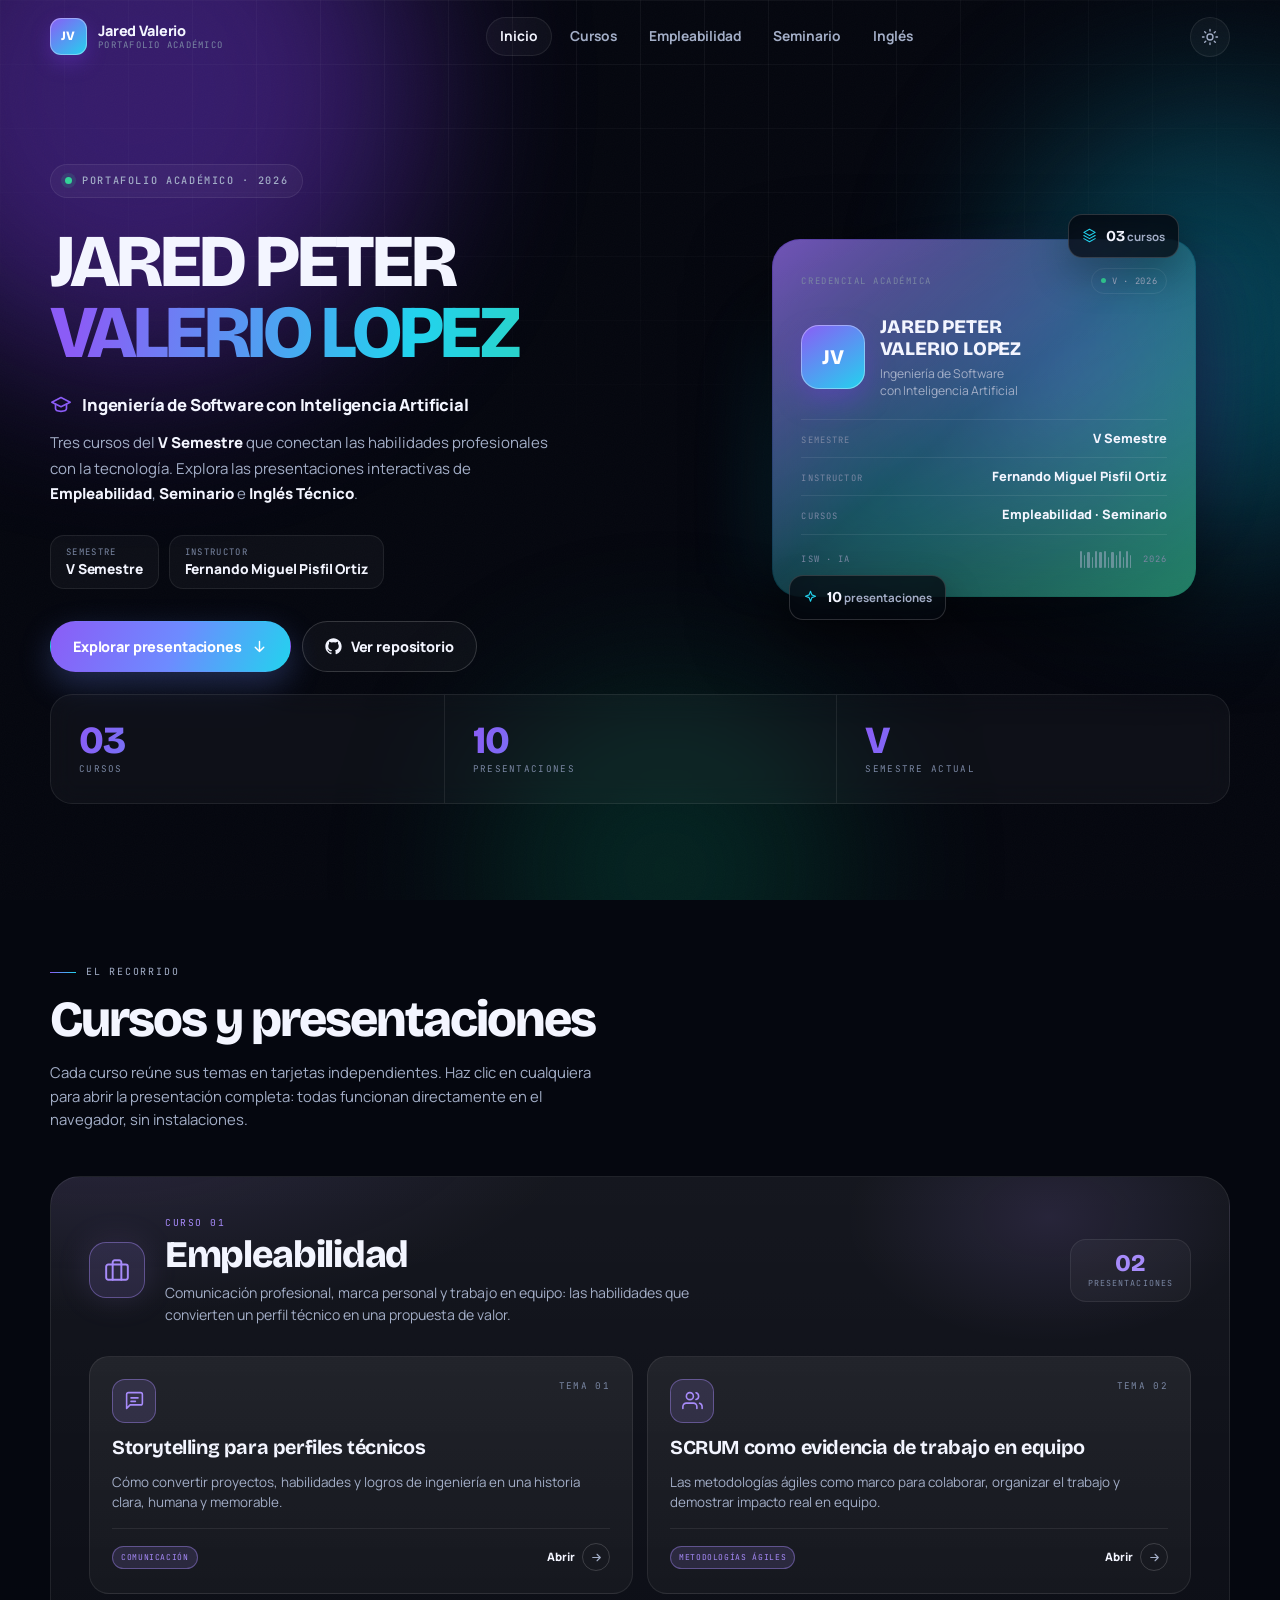
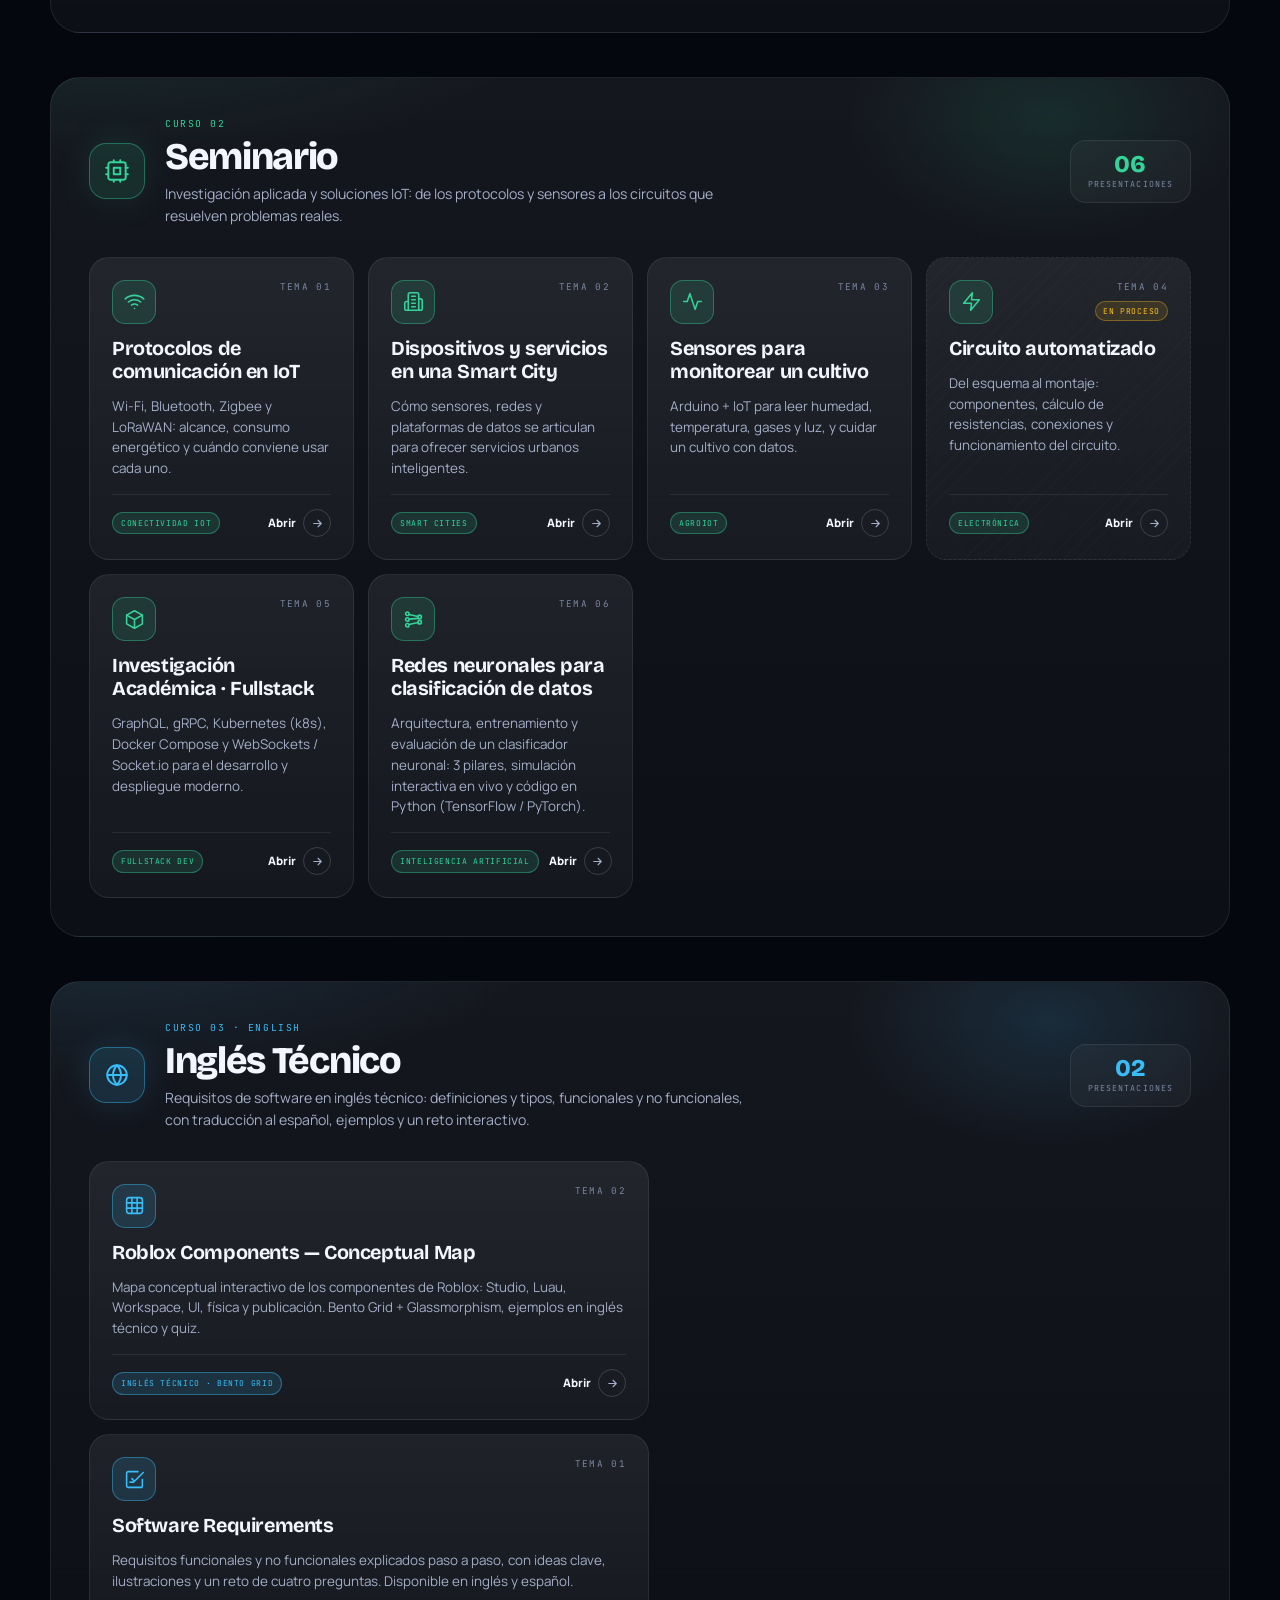
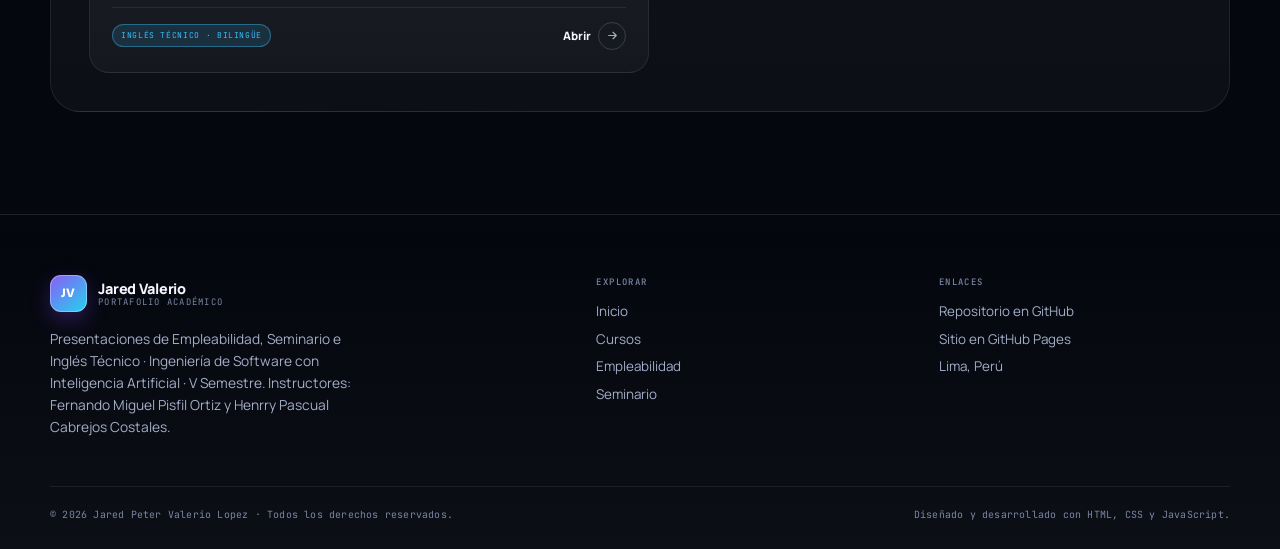
<file: index.html>
<!DOCTYPE html>
<html lang="es" data-theme="dark">
<head>
<!--
  ═══════════════════════════════════════════════════════════════════════════
  PORTAFOLIO ACADÉMICO · JARED PETER VALERIO LOPEZ
  Ingeniería de Software con Inteligencia Artificial · V Semestre
  ═══════════════════════════════════════════════════════════════════════════

  ESTRUCTURA DE ESTE REPOSITORIO
  Las presentaciones viven dentro de la carpeta /assets:

    assets/empleabilidad/<carpeta>/index.html
    assets/seminario/<carpeta>/index.html
    assets/ingles/index.html

  Si algún día mueves las carpetas a la raíz (empleabilidad/ y seminario/),
  solo debes quitar el prefijo "assets/" de los atributos href de las tarjetas.

  DÓNDE EDITAR
  · Datos del estudiante ......... buscar "DATOS DEL ESTUDIANTE"
  · Enlaces de Empleabilidad ..... buscar "PRESENTACIONES DE EMPLEABILIDAD"
  · Enlaces de Seminario ......... buscar "PRESENTACIONES DE SEMINARIO"
  · Curso de Inglés .............. buscar "CURSO 03 · INGLÉS TÉCNICO"

  Para agregar una presentación: copia el bloque <a class="deck-card"> ... </a>
  de una tarjeta existente, pégalo dentro de la cuadrícula del curso y cambia
  el número, el título, la descripción, la etiqueta y el href.
  ═══════════════════════════════════════════════════════════════════════════
-->

  <meta charset="UTF-8">
  <meta name="viewport" content="width=device-width, initial-scale=1.0">
  <meta name="color-scheme" content="dark light">
  <meta name="theme-color" content="#05070f">

  <title>Jared Peter Valerio Lopez · Portafolio Académico</title>
  <meta name="description" content="Portafolio académico de Jared Peter Valerio Lopez, estudiante de Ingeniería de Software con Inteligencia Artificial (V Semestre). Presentaciones de Empleabilidad, Seminario e Inglés Técnico.">
  <meta name="author" content="Jared Peter Valerio Lopez">

  <meta property="og:type" content="website">
  <meta property="og:title" content="Jared Peter Valerio Lopez · Portafolio Académico">
  <meta property="og:description" content="Presentaciones de Empleabilidad, Seminario e Inglés Técnico · Ingeniería de Software con Inteligencia Artificial · V Semestre.">
  <meta property="og:locale" content="es_PE">

  <link rel="icon" href="data:image/svg+xml,%3Csvg xmlns='http://www.w3.org/2000/svg' viewBox='0 0 64 64'%3E%3Cdefs%3E%3ClinearGradient id='g' x1='0' y1='0' x2='1' y2='1'%3E%3Cstop offset='0' stop-color='%238b5cf6'/%3E%3Cstop offset='1' stop-color='%2322d3ee'/%3E%3C/linearGradient%3E%3C/defs%3E%3Crect width='64' height='64' rx='16' fill='url(%23g)'/%3E%3Ctext x='32' y='43' font-family='Arial,sans-serif' font-size='27' font-weight='700' fill='white' text-anchor='middle'%3EJV%3C/text%3E%3C/svg%3E">

  <link rel="preconnect" href="https://fonts.googleapis.com">
  <link rel="preconnect" href="https://fonts.gstatic.com" crossorigin>
  <link href="https://fonts.googleapis.com/css2?family=Bricolage+Grotesque:opsz,wght@12..96,400..800&family=Manrope:wght@400..800&family=JetBrains+Mono:wght@400;500;600&display=swap" rel="stylesheet">

  <script>
    /* Aplica el tema guardado antes de pintar para evitar destellos. */
    (function () {
      try {
        var saved = localStorage.getItem('jpv-theme');
        if (saved === 'light' || saved === 'dark') {
          document.documentElement.setAttribute('data-theme', saved);
        }
      } catch (e) { /* almacenamiento no disponible */ }
    })();
  </script>

  <style>
    /* ============================================================
       01 · TOKENS Y TEMAS
       ============================================================ */
    :root {
      --font-display: 'Bricolage Grotesque', 'Poppins', 'Montserrat', system-ui, sans-serif;
      --font-body: 'Manrope', 'Inter', 'Segoe UI', Roboto, Helvetica, Arial, sans-serif;
      --font-mono: 'JetBrains Mono', ui-monospace, 'SFMono-Regular', Consolas, monospace;

      --bg: #05070f;
      --bg-soft: #080c18;
      --header-bg: rgba(5, 7, 15, .78);
      --panel: rgba(255, 255, 255, .035);
      --panel-strong: rgba(255, 255, 255, .065);
      --line: rgba(255, 255, 255, .08);
      --line-strong: rgba(255, 255, 255, .16);
      --txt: #f3f5ff;
      --muted: #a3aec7;
      --dim: #7a87a3;

      --violet: #8b5cf6;
      --cyan: #22d3ee;
      --emerald: #34d399;
      --pink: #f472b6;

      --warn: #fbbf24;
      --warn-soft: rgba(251, 191, 36, .12);
      --warn-line: rgba(251, 191, 36, .35);

      --shadow: 0 30px 80px rgba(0, 0, 0, .5);
      --header-h: 74px;
      --radius: 26px;
      --ease: cubic-bezier(.22, .61, .36, 1);
    }

    [data-theme="light"] {
      --bg: #f6f7fc;
      --bg-soft: #ffffff;
      --header-bg: rgba(246, 247, 252, .86);
      --panel: rgba(255, 255, 255, .72);
      --panel-strong: #ffffff;
      --line: rgba(13, 20, 38, .09);
      --line-strong: rgba(13, 20, 38, .17);
      --txt: #0c1224;
      --muted: #4d5a75;
      --dim: #5c6a85;

      --violet: #7c3aed;
      --cyan: #0891b2;
      --emerald: #059669;
      --pink: #db2777;

      --warn: #b45309;
      --warn-soft: rgba(180, 83, 9, .09);
      --warn-line: rgba(180, 83, 9, .28);

      --shadow: 0 30px 70px rgba(20, 28, 54, .14);
    }

    /* ============================================================
       02 · BASE
       ============================================================ */
    *, *::before, *::after { box-sizing: border-box; }

    html {
      scroll-behavior: smooth;
      scroll-padding-top: calc(var(--header-h) + 24px);
    }

    body {
      margin: 0;
      font-family: var(--font-body);
      font-size: 1rem;
      line-height: 1.6;
      color: var(--txt);
      background: var(--bg);
      -webkit-font-smoothing: antialiased;
      text-rendering: optimizeLegibility;
      overflow-x: hidden;
      transition: background-color .35s ease, color .35s ease;
    }

    h1, h2, h3, p, dl, dd { margin: 0; }
    ul { margin: 0; padding: 0; list-style: none; }
    a { color: inherit; text-decoration: none; }
    button { font: inherit; color: inherit; }
    svg { display: block; }
    img { max-width: 100%; display: block; }

    ::selection { background: rgba(139, 92, 246, .35); color: #fff; }

    :focus-visible {
      outline: 2px solid var(--cyan);
      outline-offset: 3px;
      border-radius: 4px;
    }

    .shell {
      width: min(1180px, 100% - clamp(32px, 6vw, 80px));
      margin-inline: auto;
    }

    .skip-link {
      position: fixed;
      top: 12px;
      left: 12px;
      z-index: 100;
      padding: 12px 18px;
      border-radius: 12px;
      background: var(--txt);
      color: var(--bg);
      font-weight: 800;
      transform: translateY(-160%);
      transition: transform .25s var(--ease);
    }
    .skip-link:focus { transform: translateY(0); }

    /* ============================================================
       03 · FONDO DECORATIVO
       ============================================================ */
    .bg {
      position: fixed;
      inset: 0;
      z-index: -1;
      overflow: hidden;
      pointer-events: none;
      background: var(--bg);
    }

    .orb {
      position: absolute;
      border-radius: 50%;
      filter: blur(90px);
      opacity: .42;
      will-change: transform;
    }
    .orb-a {
      width: 560px; height: 560px;
      top: -190px; left: -140px;
      background: #7c3aed;
      animation: drift 20s ease-in-out infinite;
    }
    .orb-b {
      width: 430px; height: 430px;
      top: 12%; right: -160px;
      background: #0891b2;
      animation: drift 24s ease-in-out infinite reverse;
    }
    .orb-c {
      width: 360px; height: 360px;
      bottom: -150px; left: 38%;
      background: #059669;
      opacity: .22;
      animation: drift 28s ease-in-out infinite;
    }
    [data-theme="light"] .orb { opacity: .22; filter: blur(100px); }

    .bg-grid {
      position: absolute;
      inset: 0;
      background-image:
        linear-gradient(var(--line) 1px, transparent 1px),
        linear-gradient(90deg, var(--line) 1px, transparent 1px);
      background-size: 64px 64px;
      opacity: .55;
      -webkit-mask-image: radial-gradient(ellipse 90% 65% at 50% 0%, #000 10%, transparent 78%);
              mask-image: radial-gradient(ellipse 90% 65% at 50% 0%, #000 10%, transparent 78%);
    }

    .bg-noise {
      position: absolute;
      inset: 0;
      opacity: .022;
      background-image: url("data:image/svg+xml,%3Csvg xmlns='http://www.w3.org/2000/svg' width='160' height='160'%3E%3Cfilter id='n'%3E%3CfeTurbulence type='fractalNoise' baseFrequency='.9' numOctaves='3'/%3E%3C/filter%3E%3Crect width='160' height='160' filter='url(%23n)'/%3E%3C/svg%3E");
    }
    [data-theme="light"] .bg-noise { opacity: .035; }

    @keyframes drift {
      0%, 100% { transform: translate3d(0, 0, 0) scale(1); }
      50% { transform: translate3d(36px, -30px, 0) scale(1.06); }
    }

    /* ============================================================
       04 · PROGRESO, HEADER Y NAVEGACIÓN
       ============================================================ */
    .scroll-progress {
      position: fixed;
      top: 0; left: 0; right: 0;
      height: 2px;
      z-index: 70;
      background: transparent;
    }
    .scroll-progress span {
      display: block;
      height: 100%;
      width: 0%;
      background: linear-gradient(90deg, var(--violet), var(--cyan), var(--emerald));
      transition: width .1s linear;
    }

    .site-header {
      position: fixed;
      top: 0; left: 0; right: 0;
      z-index: 60;
      height: var(--header-h);
      display: flex;
      align-items: center;
      border-bottom: 1px solid transparent;
      transition: background-color .3s ease, border-color .3s ease, backdrop-filter .3s ease;
    }
    .site-header.scrolled,
    .site-header.menu-open {
      background: var(--header-bg);
      border-bottom-color: var(--line);
      -webkit-backdrop-filter: blur(18px);
              backdrop-filter: blur(18px);
    }

    .nav {
      display: flex;
      align-items: center;
      justify-content: space-between;
      gap: 18px;
    }

    .brand {
      display: inline-flex;
      align-items: center;
      gap: 11px;
      min-width: 0;
      border-radius: 12px;
    }
    .brand-mark {
      width: 37px;
      height: 37px;
      flex: none;
      display: grid;
      place-items: center;
      border-radius: 11px;
      font-family: var(--font-display);
      font-size: .8rem;
      font-weight: 800;
      line-height: 1;
      letter-spacing: .02em;
      color: #fff;
      background: linear-gradient(140deg, var(--violet), var(--cyan));
      box-shadow: inset 0 0 0 1px rgba(255, 255, 255, .32), 0 8px 20px rgba(124, 58, 237, .3);
    }
    .brand-text { display: flex; flex-direction: column; line-height: 1.12; min-width: 0; }
    .brand-text strong { font-size: .9rem; font-weight: 800; letter-spacing: -.01em; white-space: nowrap; }
    .brand-text small {
      font-family: var(--font-mono);
      font-size: .56rem;
      letter-spacing: .14em;
      text-transform: uppercase;
      color: var(--dim);
      white-space: nowrap;
    }

    .nav-links {
      display: flex;
      align-items: center;
      gap: 4px;
    }
    .nav-links a {
      display: block;
      padding: 8px 14px;
      border-radius: 999px;
      font-size: .86rem;
      font-weight: 700;
      color: var(--muted);
      transition: color .2s ease, background-color .2s ease, box-shadow .2s ease;
    }
    .nav-links a:hover { color: var(--txt); background: var(--panel); }
    .nav-links a.active {
      color: var(--txt);
      background: var(--panel);
      box-shadow: inset 0 0 0 1px var(--line);
    }

    .nav-actions { display: flex; align-items: center; gap: 8px; }

    .icon-btn {
      width: 40px;
      height: 40px;
      flex: none;
      display: grid;
      place-items: center;
      border-radius: 50%;
      border: 1px solid var(--line);
      background: var(--panel);
      color: var(--muted);
      cursor: pointer;
      transition: color .2s ease, background-color .2s ease, border-color .2s ease, transform .2s ease;
    }
    .icon-btn:hover {
      color: var(--txt);
      background: var(--panel-strong);
      border-color: var(--line-strong);
      transform: translateY(-1px);
    }
    .icon-btn svg { width: 18px; height: 18px; }

    [data-theme="dark"] .i-sun { display: block; }
    [data-theme="dark"] .i-moon { display: none; }
    [data-theme="light"] .i-sun { display: none; }
    [data-theme="light"] .i-moon { display: block; }

    .nav-toggle { display: none; }
    .nav-toggle .i-close { display: none; }
    .nav-toggle[aria-expanded="true"] .i-menu { display: none; }
    .nav-toggle[aria-expanded="true"] .i-close { display: block; }

    /* ============================================================
       05 · HERO
       ============================================================ */
    .hero {
      padding-top: calc(var(--header-h) + clamp(40px, 7vw, 90px));
      padding-bottom: clamp(32px, 5vw, 58px);
    }

    .hero-grid {
      display: grid;
      grid-template-columns: minmax(0, 1.12fr) minmax(0, .88fr);
      align-items: center;
      gap: clamp(36px, 5vw, 70px);
    }

    .hero-copy { min-width: 0; }

    .eyebrow {
      display: inline-flex;
      align-items: center;
      gap: 10px;
      padding: 8px 14px;
      border: 1px solid var(--line);
      border-radius: 999px;
      background: var(--panel);
      font-family: var(--font-mono);
      font-size: .64rem;
      font-weight: 500;
      letter-spacing: .16em;
      text-transform: uppercase;
      color: var(--muted);
    }
    .eyebrow-dot {
      width: 7px;
      height: 7px;
      border-radius: 50%;
      background: var(--emerald);
      box-shadow: 0 0 0 4px rgba(52, 211, 153, .14);
      animation: pulse 2.6s ease-in-out infinite;
    }
    @keyframes pulse {
      0%, 100% { opacity: 1; }
      50% { opacity: .35; }
    }

    .hero-title {
      margin-top: clamp(20px, 2.5vw, 28px);
      font-family: var(--font-display);
      font-size: clamp(2.3rem, 6.2vw, 4.65rem);
      font-weight: 800;
      line-height: .96;
      letter-spacing: -.045em;
      text-transform: uppercase;
    }
    .hero-title .line { display: block; }
    .hero-title .grad {
      background: linear-gradient(100deg, var(--violet) 5%, var(--cyan) 58%, var(--emerald) 100%);
      -webkit-background-clip: text;
              background-clip: text;
      color: transparent;
      -webkit-text-fill-color: transparent;
    }

    .hero-career {
      display: flex;
      align-items: center;
      gap: 10px;
      margin-top: clamp(18px, 2.4vw, 24px);
      font-size: clamp(.96rem, 1.3vw, 1.12rem);
      font-weight: 800;
      line-height: 1.4;
      letter-spacing: -.01em;
    }
    .hero-career svg {
      width: 22px;
      height: 22px;
      flex: none;
      color: var(--violet);
    }

    .hero-lead {
      max-width: 56ch;
      margin-top: 14px;
      color: var(--muted);
      font-size: clamp(.94rem, 1.05vw, 1.02rem);
      line-height: 1.7;
    }
    .hero-lead strong { color: var(--txt); font-weight: 800; }

    .hero-meta {
      display: flex;
      flex-wrap: wrap;
      gap: 10px;
      margin-top: clamp(22px, 3vw, 28px);
    }
    .meta-pill {
      display: flex;
      flex-direction: column;
      gap: 1px;
      padding: 9px 15px;
      border: 1px solid var(--line);
      border-radius: 14px;
      background: var(--panel);
    }
    .meta-pill span {
      font-family: var(--font-mono);
      font-size: .56rem;
      letter-spacing: .15em;
      text-transform: uppercase;
      color: var(--dim);
    }
    .meta-pill strong {
      font-size: .86rem;
      font-weight: 800;
      line-height: 1.35;
      letter-spacing: -.01em;
    }

    .hero-actions {
      display: flex;
      flex-wrap: wrap;
      gap: 11px;
      margin-top: clamp(24px, 3.4vw, 32px);
    }
    .btn {
      display: inline-flex;
      align-items: center;
      justify-content: center;
      gap: 9px;
      padding: 13px 22px;
      border-radius: 999px;
      border: 1px solid transparent;
      font-size: .9rem;
      font-weight: 800;
      letter-spacing: -.01em;
      cursor: pointer;
      transition: transform .22s var(--ease), box-shadow .22s ease, background-color .22s ease, border-color .22s ease;
    }
    .btn svg { width: 17px; height: 17px; }
    .btn-primary {
      color: #fff;
      background: linear-gradient(115deg, var(--violet), #6d8bff 52%, var(--cyan));
      box-shadow: 0 12px 32px rgba(109, 139, 255, .28);
    }
    .btn-primary:hover {
      transform: translateY(-2px);
      box-shadow: 0 18px 44px rgba(109, 139, 255, .4);
    }
    .btn-ghost {
      color: var(--txt);
      border-color: var(--line-strong);
      background: var(--panel);
    }
    .btn-ghost:hover {
      transform: translateY(-2px);
      background: var(--panel-strong);
    }

    /* ---------- Credencial ---------- */
    .hero-visual {
      position: relative;
      display: flex;
      justify-content: center;
      min-width: 0;
    }
    .visual-glow {
      position: absolute;
      inset: 6% 0;
      background:
        radial-gradient(circle at 66% 36%, rgba(124, 58, 237, .34), transparent 58%),
        radial-gradient(circle at 30% 72%, rgba(8, 145, 178, .26), transparent 55%);
      filter: blur(24px);
      z-index: 0;
    }

    .id-card {
      position: relative;
      z-index: 1;
      width: min(100%, 424px);
      padding: clamp(22px, 3vw, 28px);
      border: 1px solid transparent;
      border-radius: 28px;
      background:
        linear-gradient(160deg, rgba(255, 255, 255, .095), rgba(255, 255, 255, .025)) padding-box,
        linear-gradient(140deg, rgba(139, 92, 246, .7), rgba(34, 211, 238, .22) 48%, rgba(52, 211, 153, .55)) border-box;
      -webkit-backdrop-filter: blur(20px);
              backdrop-filter: blur(20px);
      box-shadow: var(--shadow);
      animation: card-float 9s ease-in-out infinite;
    }
    [data-theme="light"] .id-card {
      background:
        linear-gradient(160deg, #ffffff, rgba(255, 255, 255, .88)) padding-box,
        linear-gradient(140deg, rgba(124, 58, 237, .55), rgba(8, 145, 178, .18) 48%, rgba(5, 150, 105, .45)) border-box;
      box-shadow: 0 30px 70px rgba(20, 28, 54, .14);
    }
    @keyframes card-float {
      0%, 100% { transform: translateY(0); }
      50% { transform: translateY(-9px); }
    }

    .id-top {
      display: flex;
      align-items: center;
      justify-content: space-between;
      gap: 12px;
    }
    .id-label {
      font-family: var(--font-mono);
      font-size: .56rem;
      letter-spacing: .17em;
      text-transform: uppercase;
      color: var(--dim);
    }
    .id-status {
      display: inline-flex;
      align-items: center;
      gap: 6px;
      padding: 5px 9px;
      border: 1px solid var(--line);
      border-radius: 999px;
      font-family: var(--font-mono);
      font-size: .55rem;
      letter-spacing: .08em;
      text-transform: uppercase;
      color: var(--muted);
      white-space: nowrap;
    }
    .id-status i {
      width: 5px;
      height: 5px;
      border-radius: 50%;
      background: var(--emerald);
    }

    .id-profile {
      display: flex;
      align-items: center;
      gap: 15px;
      margin-top: 22px;
    }
    .id-avatar {
      width: 64px;
      height: 64px;
      flex: none;
      display: grid;
      place-items: center;
      border-radius: 18px;
      font-family: var(--font-display);
      font-size: 1.3rem;
      font-weight: 800;
      letter-spacing: .02em;
      color: #fff;
      background: linear-gradient(145deg, var(--violet), var(--cyan));
      box-shadow: inset 0 0 0 1px rgba(255, 255, 255, .35), 0 12px 28px rgba(124, 58, 237, .35);
    }
    .id-name {
      font-family: var(--font-display);
      font-size: clamp(1.05rem, 1.5vw, 1.2rem);
      font-weight: 800;
      line-height: 1.15;
      letter-spacing: -.01em;
      text-transform: uppercase;
    }
    .id-career {
      margin-top: 5px;
      font-size: .76rem;
      line-height: 1.4;
      color: var(--muted);
    }

    .id-data {
      margin-top: 20px;
      border-top: 1px solid var(--line);
    }
    .id-data > div {
      display: flex;
      align-items: baseline;
      justify-content: space-between;
      gap: 14px;
      padding: 10px 0;
      border-bottom: 1px solid var(--line);
    }
    .id-data dt {
      flex: none;
      font-family: var(--font-mono);
      font-size: .55rem;
      letter-spacing: .13em;
      text-transform: uppercase;
      color: var(--dim);
    }
    .id-data dd {
      font-size: .8rem;
      font-weight: 800;
      line-height: 1.35;
      text-align: right;
    }

    .id-foot {
      display: flex;
      align-items: center;
      gap: 12px;
      margin-top: 16px;
      font-family: var(--font-mono);
      font-size: .55rem;
      letter-spacing: .12em;
      text-transform: uppercase;
      color: var(--dim);
    }
    .id-code { white-space: nowrap; }
    .id-bars {
      display: flex;
      align-items: flex-end;
      justify-content: flex-end;
      gap: 2px;
      flex: 1;
      max-width: 116px;
      height: 17px;
      margin-left: auto;
      color: var(--muted);
    }
    .id-bars i { display: block; width: 2px; height: 100%; background: currentColor; opacity: .55; border-radius: 1px; }
    .id-bars i:nth-child(2n) { width: 1px; height: 76%; }
    .id-bars i:nth-child(3n) { width: 3px; height: 92%; }
    .id-bars i:nth-child(4n) { width: 1px; height: 62%; }
    .id-year { white-space: nowrap; }

    .float-chip {
      position: absolute;
      z-index: 2;
      display: inline-flex;
      align-items: center;
      gap: 9px;
      padding: 9px 13px;
      border: 1px solid var(--line-strong);
      border-radius: 14px;
      background: var(--header-bg);
      -webkit-backdrop-filter: blur(16px);
              backdrop-filter: blur(16px);
      box-shadow: 0 16px 38px rgba(0, 0, 0, .28);
      font-size: .72rem;
      font-weight: 700;
      color: var(--muted);
      white-space: nowrap;
    }
    .float-chip svg { width: 15px; height: 15px; color: var(--cyan); flex: none; }
    .float-chip strong { font-family: var(--font-display); font-size: .95rem; color: var(--txt); }
    .float-chip--a {
      top: -26px;
      right: 16px;
      animation: chip-float 6.5s ease-in-out infinite;
    }
    .float-chip--b {
      bottom: -24px;
      left: 16px;
      animation: chip-float 7.5s ease-in-out infinite reverse;
    }
    @keyframes chip-float {
      0%, 100% { transform: translateY(0); }
      50% { transform: translateY(-8px); }
    }

    /* ============================================================
       06 · ESTADÍSTICAS
       ============================================================ */
    .stats {
      display: grid;
      grid-template-columns: repeat(3, 1fr);
      margin-top: clamp(10px, 2vw, 22px);
      border: 1px solid var(--line);
      border-radius: 22px;
      background: var(--panel);
      -webkit-backdrop-filter: blur(14px);
              backdrop-filter: blur(14px);
      overflow: hidden;
    }
    .stat {
      display: flex;
      flex-direction: column;
      gap: 3px;
      padding: clamp(17px, 2.5vw, 26px) clamp(16px, 2.6vw, 28px);
    }
    .stat + .stat { border-left: 1px solid var(--line); }
    .stat strong {
      font-family: var(--font-display);
      font-size: clamp(1.7rem, 3.2vw, 2.4rem);
      font-weight: 800;
      line-height: 1;
      letter-spacing: -.03em;
      background: linear-gradient(110deg, var(--violet), var(--cyan));
      -webkit-background-clip: text;
              background-clip: text;
      color: transparent;
      -webkit-text-fill-color: transparent;
    }
    .stat span {
      font-family: var(--font-mono);
      font-size: .58rem;
      letter-spacing: .14em;
      text-transform: uppercase;
      color: var(--dim);
    }

    /* ============================================================
       07 · ENCABEZADO DE CURSOS
       ============================================================ */
    .courses-wrap { padding-top: clamp(58px, 8vw, 104px); }

    .section-head { max-width: 700px; }
    .section-kicker {
      display: flex;
      align-items: center;
      gap: 10px;
      font-family: var(--font-mono);
      font-size: .62rem;
      letter-spacing: .18em;
      text-transform: uppercase;
      color: var(--muted);
    }
    .section-kicker::before {
      content: "";
      width: 26px;
      height: 1px;
      background: linear-gradient(90deg, var(--violet), var(--cyan));
    }
    .section-title {
      margin-top: 14px;
      font-family: var(--font-display);
      font-size: clamp(2rem, 4.4vw, 3.15rem);
      font-weight: 800;
      line-height: 1.04;
      letter-spacing: -.04em;
    }
    .section-lead {
      margin-top: 14px;
      max-width: 62ch;
      color: var(--muted);
      font-size: clamp(.93rem, 1.05vw, 1.02rem);
    }

    /* ============================================================
       08 · TARJETAS DE CURSO
       ============================================================ */
    .course {
      position: relative;
      margin-top: clamp(28px, 4vw, 44px);
      padding: clamp(22px, 3.3vw, 38px);
      border: 1px solid var(--line);
      border-radius: 30px;
      background:
        radial-gradient(760px 300px at 4% -12%, var(--accent-soft), transparent 64%),
        linear-gradient(180deg, var(--panel-strong), var(--panel));
      overflow: hidden;
      isolation: isolate;
      scroll-margin-top: calc(var(--header-h) + 18px);
    }
    /* Halo de acento en la esquina: da profundidad sin ensuciar las tarjetas. */
    .course::before {
      content: "";
      position: absolute;
      top: -120px;
      right: -80px;
      width: min(520px, 62%);
      height: 320px;
      z-index: 0;
      background: radial-gradient(closest-side, var(--accent-soft), transparent 78%);
      opacity: .9;
      pointer-events: none;
    }

    .course--emp {
      --accent: #a78bfa;
      --accent-ink: #a78bfa;
      --accent-soft: rgba(167, 139, 250, .14);
      --accent-line: rgba(167, 139, 250, .42);
    }
    .course--sem {
      --accent: #34d399;
      --accent-ink: #34d399;
      --accent-soft: rgba(52, 211, 153, .13);
      --accent-line: rgba(52, 211, 153, .40);
    }
    [data-theme="light"] .course--emp {
      --accent: #7c3aed;
      --accent-ink: #6d28d9;
      --accent-soft: rgba(124, 58, 237, .075);
      --accent-line: rgba(124, 58, 237, .28);
    }
    [data-theme="light"] .course--sem {
      --accent: #0d9488;
      --accent-ink: #047857;
      --accent-soft: rgba(13, 148, 136, .085);
      --accent-line: rgba(13, 148, 136, .3);
    }
    .course--eng {
      --accent: #38bdf8;
      --accent-ink: #38bdf8;
      --accent-soft: rgba(56, 189, 248, .14);
      --accent-line: rgba(56, 189, 248, .42);
    }
    [data-theme="light"] .course--eng {
      --accent: #0284c7;
      --accent-ink: #0369a1;
      --accent-soft: rgba(2, 132, 199, .075);
      --accent-line: rgba(2, 132, 199, .28);
    }
    /* Una sola presentación: que la tarjeta no se estire en pantallas grandes. */
    .course--eng .deck-grid {
      grid-template-columns: minmax(0, 560px);
    }

    .course-head {
      position: relative;
      z-index: 1;
      display: flex;
      align-items: center;
      gap: clamp(14px, 2vw, 20px);
    }
    .course-icon {
      width: 56px;
      height: 56px;
      flex: none;
      display: grid;
      place-items: center;
      border: 1px solid var(--accent-line);
      border-radius: 17px;
      background: var(--accent-soft);
      color: var(--accent-ink);
      box-shadow: 0 0 34px var(--accent-soft);
    }
    .course-icon svg { width: 26px; height: 26px; }

    .course-info { min-width: 0; }
    .course-kicker {
      font-family: var(--font-mono);
      font-size: .6rem;
      letter-spacing: .16em;
      text-transform: uppercase;
      color: var(--accent-ink);
    }
    .course-title {
      margin-top: 5px;
      font-family: var(--font-display);
      font-size: clamp(1.7rem, 3vw, 2.35rem);
      font-weight: 800;
      line-height: 1.05;
      letter-spacing: -.035em;
    }
    .course-desc {
      max-width: 65ch;
      margin-top: 7px;
      color: var(--muted);
      font-size: .88rem;
      line-height: 1.55;
    }

    .course-count {
      display: flex;
      flex-direction: column;
      align-items: center;
      gap: 1px;
      flex: none;
      margin-left: auto;
      padding: 11px 17px;
      border: 1px solid var(--line);
      border-radius: 16px;
      background: var(--panel);
    }
    .course-count strong {
      font-family: var(--font-display);
      font-size: 1.5rem;
      font-weight: 800;
      line-height: 1.05;
      color: var(--accent-ink);
    }
    .course-count span {
      font-family: var(--font-mono);
      font-size: .52rem;
      letter-spacing: .13em;
      text-transform: uppercase;
      color: var(--dim);
      white-space: nowrap;
    }

    /* ---------- Cuadrícula y tarjetas de presentación ---------- */
    .deck-grid {
      position: relative;
      z-index: 1;
      display: grid;
      grid-template-columns: repeat(auto-fit, minmax(min(100%, 232px), 1fr));
      gap: 14px;
      margin-top: clamp(22px, 3vw, 30px);
    }

    .deck-card {
      position: relative;
      display: flex;
      flex-direction: column;
      gap: 13px;
      padding: clamp(18px, 2.2vw, 22px);
      border: 1px solid var(--line);
      border-radius: 20px;
      background: linear-gradient(180deg, var(--panel-strong), var(--panel));
      overflow: hidden;
      isolation: isolate;
      transition: transform .35s var(--ease), border-color .35s ease, box-shadow .35s ease;
    }
    /* El contenido siempre por encima de los efectos decorativos. */
    .deck-card > * { position: relative; z-index: 1; }
    .deck-card::before {
      content: "";
      position: absolute;
      inset: 0;
      z-index: -1;
      background: radial-gradient(330px circle at var(--mx, 50%) var(--my, 0%), var(--accent-soft), transparent 68%);
      opacity: 0;
      z-index: 0;
      transition: opacity .35s ease;
    }
    .deck-card:hover,
    .deck-card:focus-visible {
      transform: translateY(-6px);
      border-color: var(--accent-line);
      box-shadow: 0 24px 60px -26px rgba(0, 0, 0, .7), 0 0 0 1px var(--accent-soft);
    }
    .deck-card:hover::before,
    .deck-card:focus-visible::before { opacity: 1; }
    .deck-card:focus-visible { outline-offset: 4px; }

    .deck-top {
      display: flex;
      align-items: flex-start;
      justify-content: space-between;
      gap: 12px;
    }
    .deck-icon {
      width: 44px;
      height: 44px;
      flex: none;
      display: grid;
      place-items: center;
      border: 1px solid var(--accent-line);
      border-radius: 13px;
      background: var(--accent-soft);
      color: var(--accent-ink);
      transition: transform .35s var(--ease), background-color .35s ease;
    }
    .deck-icon svg { width: 21px; height: 21px; }
    .deck-card:hover .deck-icon { transform: scale(1.06) rotate(-3deg); }

    .deck-meta {
      display: flex;
      flex-direction: column;
      align-items: flex-end;
      gap: 6px;
      min-width: 0;
    }
    .deck-num {
      font-family: var(--font-mono);
      font-size: .58rem;
      letter-spacing: .14em;
      text-transform: uppercase;
      color: var(--dim);
      white-space: nowrap;
    }
    .chip-wip {
      padding: 3px 7px;
      border: 1px solid var(--warn-line);
      border-radius: 999px;
      background: var(--warn-soft);
      font-family: var(--font-mono);
      font-size: .5rem;
      letter-spacing: .09em;
      text-transform: uppercase;
      color: var(--warn);
      white-space: nowrap;
    }

    .deck-title {
      font-family: var(--font-display);
      font-size: clamp(1.12rem, 1.55vw, 1.34rem);
      font-weight: 700;
      line-height: 1.16;
      letter-spacing: -.02em;
      text-wrap: balance;
    }
    .deck-desc {
      flex: 1;
      color: var(--muted);
      font-size: .84rem;
      line-height: 1.55;
    }

    .deck-bottom {
      display: flex;
      align-items: center;
      justify-content: space-between;
      gap: 10px;
      margin-top: 2px;
      padding-top: 14px;
      border-top: 1px solid var(--line);
    }
    .deck-tag {
      padding: 4px 8px;
      border: 1px solid var(--accent-line);
      border-radius: 999px;
      background: var(--accent-soft);
      font-family: var(--font-mono);
      font-size: .5rem;
      letter-spacing: .08em;
      text-transform: uppercase;
      color: var(--accent-ink);
      white-space: nowrap;
    }
    .deck-cta {
      display: inline-flex;
      align-items: center;
      gap: 7px;
      font-size: .72rem;
      font-weight: 800;
      color: var(--txt);
      white-space: nowrap;
    }
    .deck-cta .circle {
      width: 28px;
      height: 28px;
      display: grid;
      place-items: center;
      border: 1px solid var(--line-strong);
      border-radius: 50%;
      color: var(--muted);
      transition: background-color .3s ease, border-color .3s ease, color .3s ease;
    }
    .deck-cta .circle svg { width: 13px; height: 13px; transition: transform .3s var(--ease); }
    .deck-card:hover .deck-cta .circle {
      border-color: var(--accent-line);
      background: var(--accent-soft);
      color: var(--accent-ink);
    }
    .deck-card:hover .deck-cta .circle svg { transform: translateX(2px); }

    .deck-card.is-wip { border-style: dashed; }
    .deck-card.is-wip::after {
      content: "";
      position: absolute;
      inset: 0;
      border-radius: inherit;
      background: repeating-linear-gradient(-45deg, transparent 0 9px, var(--warn-soft) 9px 10px);
      opacity: .16;
      z-index: 0;
      pointer-events: none;
    }

    /* ============================================================
       09 · FOOTER
       ============================================================ */
    .site-footer {
      margin-top: clamp(60px, 8vw, 110px);
      border-top: 1px solid var(--line);
      background: linear-gradient(180deg, transparent, var(--panel));
      padding-top: clamp(38px, 5.5vw, 60px);
    }
    .footer-grid {
      display: grid;
      grid-template-columns: 1.7fr 1fr 1fr;
      gap: clamp(26px, 4vw, 52px);
    }
    .footer-brand .brand { margin-bottom: 2px; }
    .footer-brand p {
      max-width: 40ch;
      margin-top: 14px;
      color: var(--muted);
      font-size: .86rem;
      line-height: 1.6;
    }
    .footer-col h3 {
      margin-bottom: 9px;
      font-family: var(--font-mono);
      font-size: .56rem;
      font-weight: 500;
      letter-spacing: .16em;
      text-transform: uppercase;
      color: var(--dim);
    }
    .footer-col a,
    .footer-col span {
      display: block;
      padding: 3px 0;
      color: var(--muted);
      font-size: .84rem;
      transition: color .2s ease;
    }
    .footer-col a:hover { color: var(--txt); }

    .footer-bottom {
      display: flex;
      align-items: center;
      justify-content: space-between;
      flex-wrap: wrap;
      gap: 10px 20px;
      margin-top: clamp(30px, 5vw, 48px);
      padding: 20px 0 26px;
      border-top: 1px solid var(--line);
      font-family: var(--font-mono);
      font-size: .62rem;
      letter-spacing: .02em;
      color: var(--dim);
    }

    .to-top {
      position: fixed;
      right: clamp(16px, 2.6vw, 26px);
      bottom: clamp(16px, 2.6vw, 26px);
      z-index: 50;
      width: 46px;
      height: 46px;
      display: grid;
      place-items: center;
      border: 1px solid var(--line-strong);
      border-radius: 50%;
      background: var(--header-bg);
      color: var(--txt);
      -webkit-backdrop-filter: blur(14px);
              backdrop-filter: blur(14px);
      box-shadow: 0 12px 30px rgba(0, 0, 0, .25);
      cursor: pointer;
      opacity: 0;
      transform: translateY(12px);
      pointer-events: none;
      transition: opacity .3s ease, transform .3s ease, background-color .2s ease;
    }
    .to-top.show { opacity: 1; transform: translateY(0); pointer-events: auto; }
    .to-top:hover { background: var(--panel-strong); }
    .to-top svg { width: 18px; height: 18px; }

    /* ============================================================
       10 · ANIMACIÓN DE ENTRADA
       ============================================================ */
    .reveal {
      opacity: 0;
      transform: translateY(22px);
      transition: opacity .75s var(--ease), transform .75s var(--ease);
      transition-delay: var(--d, 0ms);
    }
    .reveal.in { opacity: 1; transform: translateY(0); }

    /* ============================================================
       11 · RESPONSIVE
       ============================================================ */
    @media (max-width: 940px) {
      .hero-grid { grid-template-columns: 1fr; }
      .hero-copy { max-width: 640px; }
      .hero-visual { margin-top: 10px; }
      .id-card { width: min(100%, 460px); }
      .footer-grid { grid-template-columns: 1.5fr 1fr 1fr; }
    }

    @media (max-width: 860px) {
      .nav-toggle { display: grid; }
      .nav-links {
        position: fixed;
        top: var(--header-h);
        left: 0;
        right: 0;
        display: flex;
        flex-direction: column;
        align-items: stretch;
        gap: 3px;
        padding: 12px clamp(20px, 5vw, 40px) 20px;
        background: var(--bg-soft);
        border-bottom: 1px solid var(--line);
        box-shadow: 0 30px 50px rgba(0, 0, 0, .22);
        opacity: 0;
        visibility: hidden;
        transform: translateY(-10px);
        pointer-events: none;
        transition: opacity .25s ease, transform .25s var(--ease), visibility .25s;
      }
      .nav-links.open {
        opacity: 1;
        visibility: visible;
        transform: translateY(0);
        pointer-events: auto;
      }
      .nav-links a {
        padding: 12px 14px;
        border-radius: 12px;
        font-size: .96rem;
      }
    }

    /* En tablet la cuadrícula de 4 seminarios se equilibra en 2 × 2. */
    @media (min-width: 700px) and (max-width: 1080px) {
      .course--sem .deck-grid { grid-template-columns: repeat(2, minmax(0, 1fr)); }
    }

    @media (max-width: 720px) {
      .float-chip { display: none; }
      .stats { border-radius: 18px; }
      .course { border-radius: 24px; }
      .course-head { flex-wrap: wrap; }
      .course-count {
        flex-direction: row;
        align-items: baseline;
        gap: 6px;
        margin-left: 0;
        padding: 8px 13px;
      }
      .course-count strong { font-size: 1.15rem; }
      .footer-grid { grid-template-columns: 1fr 1fr; }
      .footer-brand { grid-column: 1 / -1; }
    }

    @media (max-width: 600px) {
      :root { --header-h: 64px; }
      .brand-mark { width: 34px; height: 34px; border-radius: 10px; }
      .brand-text strong { font-size: .84rem; }
      .brand-text small { font-size: .5rem; letter-spacing: .11em; }
      .id-profile { align-items: flex-start; }
      .id-avatar { width: 56px; height: 56px; border-radius: 16px; font-size: 1.15rem; }
      .id-data > div { align-items: flex-start; }
      .id-data dd { max-width: 66%; }
      /* deja aire para el botón flotante "volver arriba" */
      .footer-bottom { flex-direction: column; align-items: flex-start; gap: 6px; padding-bottom: 78px; }
    }

    @media (max-width: 480px) {
      .hero-actions { flex-direction: column; align-items: stretch; }
      .btn { width: 100%; }
      .eyebrow { font-size: .56rem; letter-spacing: .12em; padding: 7px 11px; }
      .meta-pill { flex: 1 1 100%; }
      .deck-cta { font-size: .68rem; }
      .deck-bottom { gap: 8px; }
      .course-icon { width: 48px; height: 48px; border-radius: 14px; }
      .course-icon svg { width: 22px; height: 22px; }
      .stat { padding: 15px 12px; }
      .stat span { font-size: .5rem; letter-spacing: .08em; }
    }

    @media (max-width: 380px) {
      .brand-text small { display: none; }
      .nav-actions { gap: 6px; }
      .icon-btn { width: 37px; height: 37px; }
      .deck-tag { letter-spacing: 0; }
    }

    /* ============================================================
       12 · ACCESIBILIDAD Y FALLBACKS
       ============================================================ */
    @supports not (background-clip: text) {
      .hero-title .grad,
      .stat strong {
        color: var(--txt);
        -webkit-text-fill-color: currentColor;
        background: none;
      }
    }

    @media (prefers-reduced-motion: reduce) {
      html { scroll-behavior: auto; }
      *, *::before, *::after {
        animation-duration: .001ms !important;
        animation-iteration-count: 1 !important;
        transition-duration: .001ms !important;
      }
      .reveal { opacity: 1; transform: none; }
    }

    @media print {
      .bg, .site-header, .to-top, .scroll-progress, .hero-actions, .float-chip { display: none !important; }
      body { background: #fff; color: #000; }
      .hero { padding-top: 20px; }
      .course, .stats, .id-card { box-shadow: none; }
      .reveal { opacity: 1; transform: none; }
    }
  </style>
  <noscript>
    <style>
      .reveal { opacity: 1 !important; transform: none !important; }
    </style>
  </noscript>
</head>

<body>
  <a class="skip-link" href="#main">Saltar al contenido principal</a>

  <div class="scroll-progress" aria-hidden="true"><span id="scrollProgress"></span></div>

  <!-- Fondo decorativo: orbes, cuadrícula y textura -->
  <div class="bg" aria-hidden="true">
    <span class="orb orb-a"></span>
    <span class="orb orb-b"></span>
    <span class="orb orb-c"></span>
    <div class="bg-grid"></div>
    <div class="bg-noise"></div>
  </div>

  <!-- ============================================================
       HEADER
       ============================================================ -->
  <header class="site-header" id="siteHeader">
    <div class="shell nav">
      <a class="brand" href="#inicio" aria-label="Jared Valerio · Ir al inicio">
        <span class="brand-mark" aria-hidden="true">JV</span>
        <span class="brand-text">
          <strong>Jared Valerio</strong>
          <small>Portafolio académico</small>
        </span>
      </a>

      <nav class="nav-links" id="navLinks" aria-label="Navegación principal">
        <a href="#inicio" class="active">Inicio</a>
        <a href="#cursos">Cursos</a>
        <a href="#empleabilidad">Empleabilidad</a>
        <a href="#seminario">Seminario</a>
        <a href="#ingles">Inglés</a>
      </nav>

      <div class="nav-actions">
        <button class="icon-btn" id="themeToggle" type="button" aria-label="Cambiar a tema claro" title="Cambiar tema">
          <svg class="i-sun" viewBox="0 0 24 24" fill="none" stroke="currentColor" stroke-width="1.8" stroke-linecap="round" stroke-linejoin="round" aria-hidden="true">
            <circle cx="12" cy="12" r="4"></circle>
            <path d="M12 2v2M12 20v2M4.93 4.93l1.42 1.42M17.66 17.66l1.41 1.41M2 12h2M20 12h2M6.34 17.66l-1.41 1.41M19.07 4.93l-1.41 1.41"></path>
          </svg>
          <svg class="i-moon" viewBox="0 0 24 24" fill="none" stroke="currentColor" stroke-width="1.8" stroke-linecap="round" stroke-linejoin="round" aria-hidden="true">
            <path d="M21 12.79A9 9 0 1 1 11.21 3 7 7 0 0 0 21 12.79Z"></path>
          </svg>
        </button>

        <button class="icon-btn nav-toggle" id="navToggle" type="button" aria-label="Abrir menú" aria-expanded="false" aria-controls="navLinks">
          <svg class="i-menu" viewBox="0 0 24 24" fill="none" stroke="currentColor" stroke-width="1.8" stroke-linecap="round" aria-hidden="true">
            <path d="M4 7h16M4 12h16M4 17h16"></path>
          </svg>
          <svg class="i-close" viewBox="0 0 24 24" fill="none" stroke="currentColor" stroke-width="1.8" stroke-linecap="round" aria-hidden="true">
            <path d="M6 6l12 12M18 6 6 18"></path>
          </svg>
        </button>
      </div>
    </div>
  </header>

  <main id="main">
    <!-- ==========================================================
         DATOS DEL ESTUDIANTE
         Edita aquí el nombre, la carrera, el semestre y el instructor.
         La credencial de la derecha repite estos datos: mantenla igual.
         ========================================================== -->
    <section class="hero shell" id="inicio" aria-labelledby="heroTitle">
      <div class="hero-grid">
        <div class="hero-copy reveal">
          <p class="eyebrow">
            <span class="eyebrow-dot" aria-hidden="true"></span>
            Portafolio académico · 2026
          </p>

          <h1 class="hero-title" id="heroTitle">
            <span class="line">Jared Peter</span>
            <span class="line grad">Valerio Lopez</span>
          </h1>

          <p class="hero-career">
            <svg viewBox="0 0 24 24" fill="none" stroke="currentColor" stroke-width="1.8" stroke-linecap="round" stroke-linejoin="round" aria-hidden="true">
              <path d="M22 10 12 5 2 10l10 5 10-5Z"></path>
              <path d="M6 12v5c0 1.7 2.7 3 6 3s6-1.3 6-3v-5"></path>
            </svg>
            Ingeniería de Software con Inteligencia Artificial
          </p>

          <p class="hero-lead">
            Tres cursos del <strong>V Semestre</strong> que conectan las habilidades
            profesionales con la tecnología. Explora las presentaciones interactivas
            de <strong>Empleabilidad</strong>, <strong>Seminario</strong> e
            <strong>Inglés Técnico</strong>.
          </p>

          <div class="hero-meta">
            <div class="meta-pill">
              <span>Semestre</span>
              <strong>V Semestre</strong>
            </div>
            <div class="meta-pill">
              <span>Instructor</span>
              <strong>Fernando Miguel Pisfil Ortiz</strong>
            </div>
          </div>

          <div class="hero-actions">
            <a class="btn btn-primary" href="#cursos">
              Explorar presentaciones
              <svg viewBox="0 0 24 24" fill="none" stroke="currentColor" stroke-width="2" stroke-linecap="round" stroke-linejoin="round" aria-hidden="true">
                <path d="M12 5v14M6 13l6 6 6-6"></path>
              </svg>
            </a>
            <a class="btn btn-ghost" href="https://github.com/MizterNox/IngSoftware_V" target="_blank" rel="noopener noreferrer">
              <svg viewBox="0 0 24 24" fill="currentColor" aria-hidden="true">
                <path d="M12 .5C5.73.5.5 5.73.5 12a11.5 11.5 0 0 0 7.86 10.92c.58.1.79-.25.79-.56v-2c-3.2.7-3.88-1.54-3.88-1.54-.53-1.34-1.3-1.7-1.3-1.7-1.05-.72.08-.71.08-.71 1.16.08 1.77 1.19 1.77 1.19 1.03 1.77 2.7 1.26 3.36.96.1-.75.4-1.26.73-1.55-2.55-.29-5.23-1.28-5.23-5.7 0-1.26.45-2.29 1.19-3.1-.12-.29-.52-1.46.11-3.05 0 0 .97-.31 3.18 1.18a11 11 0 0 1 5.79 0c2.2-1.49 3.17-1.18 3.17-1.18.63 1.59.23 2.76.11 3.05.74.81 1.19 1.84 1.19 3.1 0 4.43-2.69 5.4-5.25 5.69.41.36.78 1.06.78 2.14v3.17c0 .31.21.67.8.56A11.5 11.5 0 0 0 23.5 12C23.5 5.73 18.27.5 12 .5Z"></path>
              </svg>
              Ver repositorio
            </a>
          </div>
        </div>

        <aside class="hero-visual reveal" style="--d:140ms" aria-label="Credencial académica">
          <div class="visual-glow" aria-hidden="true"></div>

          <div class="id-card">
            <div class="id-top">
              <span class="id-label">Credencial académica</span>
              <span class="id-status"><i aria-hidden="true"></i> V · 2026</span>
            </div>

            <div class="id-profile">
              <span class="id-avatar" aria-hidden="true">JV</span>
              <div>
                <p class="id-name">Jared Peter<br>Valerio Lopez</p>
                <p class="id-career">Ingeniería de Software<br>con Inteligencia Artificial</p>
              </div>
            </div>

            <dl class="id-data">
              <div>
                <dt>Semestre</dt>
                <dd>V Semestre</dd>
              </div>
              <div>
                <dt>Instructor</dt>
                <dd>Fernando Miguel Pisfil Ortiz</dd>
              </div>
              <div>
                <dt>Cursos</dt>
                <dd>Empleabilidad · Seminario</dd>
              </div>
            </dl>

            <div class="id-foot">
              <span class="id-code">ISW · IA</span>
              <span class="id-bars" aria-hidden="true">
                <i></i><i></i><i></i><i></i><i></i><i></i><i></i>
                <i></i><i></i><i></i><i></i><i></i><i></i><i></i>
              </span>
              <span class="id-year">2026</span>
            </div>

            <span class="float-chip float-chip--a" aria-hidden="true">
              <svg viewBox="0 0 24 24" fill="none" stroke="currentColor" stroke-width="1.8" stroke-linecap="round" stroke-linejoin="round">
                <path d="m12 2 9 5-9 5-9-5 9-5Z"></path>
                <path d="m3 12 9 5 9-5"></path>
                <path d="m3 17 9 5 9-5"></path>
              </svg>
              <span><strong data-total-courses>03</strong> cursos</span>
            </span>

            <span class="float-chip float-chip--b" aria-hidden="true">
              <svg viewBox="0 0 24 24" fill="none" stroke="currentColor" stroke-width="1.8" stroke-linecap="round" stroke-linejoin="round">
                <path d="M12 2l2.2 5.8L20 10l-5.8 2.2L12 18l-2.2-5.8L4 10l5.8-2.2L12 2Z"></path>
              </svg>
              <span><strong data-total-presentations>08</strong> presentaciones</span>
            </span>
          </div>

        </aside>
      </div>

      <!-- Resumen general. Los números se recalculan con JavaScript. -->
      <section class="stats reveal" style="--d:220ms" aria-label="Resumen del portafolio">
        <div class="stat">
          <strong data-total-courses>03</strong>
          <span>Cursos</span>
        </div>
        <div class="stat">
          <strong data-total-presentations>08</strong>
          <span>Presentaciones</span>
        </div>
        <div class="stat">
          <strong>V</strong>
          <span>Semestre actual</span>
        </div>
      </section>
    </section>

    <!-- ==========================================================
         CURSOS Y PRESENTACIONES
         ========================================================== -->
    <div class="courses-wrap shell" id="cursos">
      <header class="section-head reveal">
        <p class="section-kicker">El recorrido</p>
        <h2 class="section-title">Cursos y presentaciones</h2>
        <p class="section-lead">
          Cada curso reúne sus temas en tarjetas independientes. Haz clic en cualquiera
          para abrir la presentación completa: todas funcionan directamente en el
          navegador, sin instalaciones.
        </p>
      </header>

      <!-- ========================================================
           CURSO 01 · EMPLEABILIDAD
           ======================================================== -->
      <section class="course course--emp reveal" id="empleabilidad" aria-labelledby="empleabilidad-title">
        <header class="course-head">
          <span class="course-icon" aria-hidden="true">
            <svg viewBox="0 0 24 24" fill="none" stroke="currentColor" stroke-width="1.8" stroke-linecap="round" stroke-linejoin="round">
              <rect x="2" y="7" width="20" height="14" rx="2"></rect>
              <path d="M16 21V5a2 2 0 0 0-2-2h-4a2 2 0 0 0-2 2v16"></path>
            </svg>
          </span>
          <div class="course-info">
            <p class="course-kicker">Curso 01</p>
            <h2 class="course-title" id="empleabilidad-title">Empleabilidad</h2>
            <p class="course-desc">
              Comunicación profesional, marca personal y trabajo en equipo: las
              habilidades que convierten un perfil técnico en una propuesta de valor.
            </p>
          </div>
          <span class="course-count">
            <strong data-course-count="empleabilidad">02</strong>
            <span data-course-word="empleabilidad">presentaciones</span>
          </span>
        </header>

        <!-- ======================================================
             PRESENTACIONES DE EMPLEABILIDAD
             ------------------------------------------------------
             CÓMO AGREGAR UNA NUEVA PRESENTACIÓN
             1. Crea la carpeta: assets/empleabilidad/mi-presentacion/
                y dentro coloca su archivo index.html.
             2. Copia una tarjeta <a class="deck-card"> ... </a> completa.
             3. Pega la copia al final de esta cuadrícula.
             4. Cambia el número (Tema 03), el título, la descripción,
                la etiqueta y el href por la carpeta nueva.
             5. El contador del curso se actualiza automáticamente.
             Para reordenar, mueve el bloque completo de la tarjeta.
             ====================================================== -->
        <div class="deck-grid" data-course="empleabilidad">
          <!-- TARJETA · Storytelling -->
          <a class="deck-card" href="assets/empleabilidad/storytelling/index.html">
            <div class="deck-top">
              <span class="deck-icon" aria-hidden="true">
                <svg viewBox="0 0 24 24" fill="none" stroke="currentColor" stroke-width="1.8" stroke-linecap="round" stroke-linejoin="round">
                  <path d="M21 15a2 2 0 0 1-2 2H7l-4 4V5a2 2 0 0 1 2-2h14a2 2 0 0 1 2 2z"></path>
                  <path d="M8 9h8M8 13h5"></path>
                </svg>
              </span>
              <span class="deck-meta">
                <span class="deck-num">Tema 01</span>
              </span>
            </div>
            <h3 class="deck-title">Storytelling para perfiles técnicos</h3>
            <p class="deck-desc">
              Cómo convertir proyectos, habilidades y logros de ingeniería en una
              historia clara, humana y memorable.
            </p>
            <div class="deck-bottom">
              <span class="deck-tag">Comunicación</span>
              <span class="deck-cta">
                Abrir
                <span class="circle">
                  <svg viewBox="0 0 24 24" fill="none" stroke="currentColor" stroke-width="2" stroke-linecap="round" stroke-linejoin="round" aria-hidden="true">
                    <path d="M5 12h14M13 6l6 6-6 6"></path>
                  </svg>
                </span>
              </span>
            </div>
          </a>

          <!-- TARJETA · SCRUM -->
          <a class="deck-card" href="assets/empleabilidad/scrum/index.html">
            <div class="deck-top">
              <span class="deck-icon" aria-hidden="true">
                <svg viewBox="0 0 24 24" fill="none" stroke="currentColor" stroke-width="1.8" stroke-linecap="round" stroke-linejoin="round">
                  <path d="M17 21v-2a4 4 0 0 0-4-4H5a4 4 0 0 0-4 4v2"></path>
                  <circle cx="9" cy="7" r="4"></circle>
                  <path d="M23 21v-2a4 4 0 0 0-3-3.87"></path>
                  <path d="M16 3.13a4 4 0 0 1 0 7.75"></path>
                </svg>
              </span>
              <span class="deck-meta">
                <span class="deck-num">Tema 02</span>
              </span>
            </div>
            <h3 class="deck-title">SCRUM como evidencia de trabajo en equipo</h3>
            <p class="deck-desc">
              Las metodologías ágiles como marco para colaborar, organizar el trabajo
              y demostrar impacto real en equipo.
            </p>
            <div class="deck-bottom">
              <span class="deck-tag">Metodologías ágiles</span>
              <span class="deck-cta">
                Abrir
                <span class="circle">
                  <svg viewBox="0 0 24 24" fill="none" stroke="currentColor" stroke-width="2" stroke-linecap="round" stroke-linejoin="round" aria-hidden="true">
                    <path d="M5 12h14M13 6l6 6-6 6"></path>
                  </svg>
                </span>
              </span>
            </div>
          </a>

          <!--
            PLANTILLA PARA UNA NUEVA TARJETA DE EMPLEABILIDAD
            Copia el bloque de abajo, quita los signos de comentario y edita
            los datos. El href parte siempre de la raíz del repositorio.

            <a class="deck-card" href="assets/empleabilidad/NOMBRE-CARPETA/index.html">
              <div class="deck-top">
                <span class="deck-icon" aria-hidden="true">
                  [COLOCA AQUÍ UN ICONO SVG]
                </span>
                <span class="deck-meta">
                  <span class="deck-num">Tema 03</span>
                </span>
              </div>
              <h3 class="deck-title">Título de la presentación</h3>
              <p class="deck-desc">Descripción breve del tema.</p>
              <div class="deck-bottom">
                <span class="deck-tag">Etiqueta</span>
                <span class="deck-cta">Abrir</span>
              </div>
            </a>
          -->
        </div>
      </section>

      <!-- ========================================================
           CURSO 02 · SEMINARIO
           ======================================================== -->
      <section class="course course--sem reveal" id="seminario" aria-labelledby="seminario-title">
        <header class="course-head">
          <span class="course-icon" aria-hidden="true">
            <svg viewBox="0 0 24 24" fill="none" stroke="currentColor" stroke-width="1.8" stroke-linecap="round" stroke-linejoin="round">
              <rect x="4" y="4" width="16" height="16" rx="2"></rect>
              <rect x="9" y="9" width="6" height="6"></rect>
              <path d="M9 2v2M15 2v2M9 20v2M15 20v2M2 9h2M2 15h2M20 9h2M20 15h2"></path>
            </svg>
          </span>
          <div class="course-info">
            <p class="course-kicker">Curso 02</p>
            <h2 class="course-title" id="seminario-title">Seminario</h2>
            <p class="course-desc">
              Investigación aplicada y soluciones IoT: de los protocolos y sensores
              a los circuitos que resuelven problemas reales.
            </p>
          </div>
          <span class="course-count">
            <strong data-course-count="seminario">06</strong>
            <span data-course-word="seminario">presentaciones</span>
          </span>
        </header>

        <!-- ======================================================
             PRESENTACIONES DE SEMINARIO
             ------------------------------------------------------
             CÓMO AGREGAR UNA NUEVA PRESENTACIÓN
             1. Crea la carpeta: assets/seminario/mi-presentacion/
                y dentro coloca su archivo index.html.
             2. Copia una tarjeta <a class="deck-card"> ... </a> completa.
             3. Pega la copia al final de esta cuadrícula.
             4. Cambia el número (Tema 05), el título, la descripción,
                la etiqueta y el href por la carpeta nueva.
             5. El contador del curso se actualiza automáticamente.
             Para reordenar, mueve el bloque completo de la tarjeta.

             NOTA: "Circuito automatizado" todavía tiene su index.html
             vacío. Cuando la termines, elimina la clase "is-wip" y el
             <span class="chip-wip">En proceso</span> de esa tarjeta.
             ====================================================== -->
        <div class="deck-grid" data-course="seminario">
          <!-- TARJETA · Protocolos de comunicación -->
          <a class="deck-card" href="assets/seminario/Protocolos/index.html">
            <div class="deck-top">
              <span class="deck-icon" aria-hidden="true">
                <svg viewBox="0 0 24 24" fill="none" stroke="currentColor" stroke-width="1.8" stroke-linecap="round" stroke-linejoin="round">
                  <path d="M5 12.55a11 11 0 0 1 14.08 0"></path>
                  <path d="M1.42 9a16 16 0 0 1 21.16 0"></path>
                  <path d="M8.53 16.11a6 6 0 0 1 6.95 0"></path>
                  <path d="M12 20h.01"></path>
                </svg>
              </span>
              <span class="deck-meta">
                <span class="deck-num">Tema 01</span>
              </span>
            </div>
            <h3 class="deck-title">Protocolos de comunicación en IoT</h3>
            <p class="deck-desc">
              Wi-Fi, Bluetooth, Zigbee y LoRaWAN: alcance, consumo energético y
              cuándo conviene usar cada uno.
            </p>
            <div class="deck-bottom">
              <span class="deck-tag">Conectividad IoT</span>
              <span class="deck-cta">
                Abrir
                <span class="circle">
                  <svg viewBox="0 0 24 24" fill="none" stroke="currentColor" stroke-width="2" stroke-linecap="round" stroke-linejoin="round" aria-hidden="true">
                    <path d="M5 12h14M13 6l6 6-6 6"></path>
                  </svg>
                </span>
              </span>
            </div>
          </a>

          <!-- TARJETA · Smart City -->
          <a class="deck-card" href="assets/seminario/SmartCity/index.html">
            <div class="deck-top">
              <span class="deck-icon" aria-hidden="true">
                <svg viewBox="0 0 24 24" fill="none" stroke="currentColor" stroke-width="1.8" stroke-linecap="round" stroke-linejoin="round">
                  <path d="M6 22V4a2 2 0 0 1 2-2h8a2 2 0 0 1 2 2v18Z"></path>
                  <path d="M6 12H4a2 2 0 0 0-2 2v6a2 2 0 0 0 2 2h2"></path>
                  <path d="M18 9h2a2 2 0 0 1 2 2v9a2 2 0 0 1-2 2h-2"></path>
                  <path d="M10 6h4M10 10h4M10 14h4M10 18h4"></path>
                </svg>
              </span>
              <span class="deck-meta">
                <span class="deck-num">Tema 02</span>
              </span>
            </div>
            <h3 class="deck-title">Dispositivos y servicios en una Smart City</h3>
            <p class="deck-desc">
              Cómo sensores, redes y plataformas de datos se articulan para ofrecer
              servicios urbanos inteligentes.
            </p>
            <div class="deck-bottom">
              <span class="deck-tag">Smart Cities</span>
              <span class="deck-cta">
                Abrir
                <span class="circle">
                  <svg viewBox="0 0 24 24" fill="none" stroke="currentColor" stroke-width="2" stroke-linecap="round" stroke-linejoin="round" aria-hidden="true">
                    <path d="M5 12h14M13 6l6 6-6 6"></path>
                  </svg>
                </span>
              </span>
            </div>
          </a>

          <!-- TARJETA · Sensores para cultivo -->
          <a class="deck-card" href="assets/seminario/sensorescultivo/index.html">
            <div class="deck-top">
              <span class="deck-icon" aria-hidden="true">
                <svg viewBox="0 0 24 24" fill="none" stroke="currentColor" stroke-width="1.8" stroke-linecap="round" stroke-linejoin="round">
                  <path d="M22 12h-4l-3 9L9 3l-3 9H2"></path>
                </svg>
              </span>
              <span class="deck-meta">
                <span class="deck-num">Tema 03</span>
              </span>
            </div>
            <h3 class="deck-title">Sensores para monitorear un cultivo</h3>
            <p class="deck-desc">
              Arduino + IoT para leer humedad, temperatura, gases y luz, y cuidar un
              cultivo con datos.
            </p>
            <div class="deck-bottom">
              <span class="deck-tag">AgroIoT</span>
              <span class="deck-cta">
                Abrir
                <span class="circle">
                  <svg viewBox="0 0 24 24" fill="none" stroke="currentColor" stroke-width="2" stroke-linecap="round" stroke-linejoin="round" aria-hidden="true">
                    <path d="M5 12h14M13 6l6 6-6 6"></path>
                  </svg>
                </span>
              </span>
            </div>
          </a>

          <!-- TARJETA · Circuito automatizado -->
          <a class="deck-card is-wip" href="assets/seminario/circuitoautomatizado/index.html" title="Presentación en proceso de elaboración">
            <div class="deck-top">
              <span class="deck-icon" aria-hidden="true">
                <svg viewBox="0 0 24 24" fill="none" stroke="currentColor" stroke-width="1.8" stroke-linecap="round" stroke-linejoin="round">
                  <path d="M13 2 3 14h9l-1 8 10-12h-9l1-8z"></path>
                </svg>
              </span>
              <span class="deck-meta">
                <span class="deck-num">Tema 04</span>
                <span class="chip-wip">En proceso</span>
              </span>
            </div>
            <h3 class="deck-title">Circuito automatizado</h3>
            <p class="deck-desc">
              Del esquema al montaje: componentes, cálculo de resistencias, conexiones
              y funcionamiento del circuito.
            </p>
            <div class="deck-bottom">
              <span class="deck-tag">Electrónica</span>
              <span class="deck-cta">
                Abrir
                <span class="circle">
                  <svg viewBox="0 0 24 24" fill="none" stroke="currentColor" stroke-width="2" stroke-linecap="round" stroke-linejoin="round" aria-hidden="true">
                    <path d="M5 12h14M13 6l6 6-6 6"></path>
                  </svg>
                </span>
              </span>
            </div>
          </a>

          <!-- TARJETA · Investigación Académica (Fullstack Developer Software) -->
          <a class="deck-card" href="assets/seminario/Investigaci%C3%B3n%20Academia%201/index.html">
            <div class="deck-top">
              <span class="deck-icon" aria-hidden="true">
                <svg viewBox="0 0 24 24" fill="none" stroke="currentColor" stroke-width="1.8" stroke-linecap="round" stroke-linejoin="round">
                  <polygon points="12 2 21 7 21 17 12 22 3 17 3 7"></polygon>
                  <path d="M12 22V12M21 7l-9 5-9-5"></path>
                </svg>
              </span>
              <span class="deck-meta">
                <span class="deck-num">Tema 05</span>
              </span>
            </div>
            <h3 class="deck-title">Investigación Académica · Fullstack</h3>
            <p class="deck-desc">
              GraphQL, gRPC, Kubernetes (k8s), Docker Compose y WebSockets / Socket.io
              para el desarrollo y despliegue moderno.
            </p>
            <div class="deck-bottom">
              <span class="deck-tag">Fullstack Dev</span>
              <span class="deck-cta">
                Abrir
                <span class="circle">
                  <svg viewBox="0 0 24 24" fill="none" stroke="currentColor" stroke-width="2" stroke-linecap="round" stroke-linejoin="round" aria-hidden="true">
                    <path d="M5 12h14M13 6l6 6-6 6"></path>
                  </svg>
                </span>
              </span>
            </div>
          </a>

          <!-- TARJETA · Redes Neuronales para Clasificación de Datos -->
          <a class="deck-card" href="assets/seminario/red-neuronal-clasificacion-datos/index.html">
            <div class="deck-top">
              <span class="deck-icon" aria-hidden="true">
                <svg viewBox="0 0 24 24" fill="none" stroke="currentColor" stroke-width="1.8" stroke-linecap="round" stroke-linejoin="round">
                  <circle cx="5" cy="5.5" r="2"></circle>
                  <circle cx="5" cy="12" r="2"></circle>
                  <circle cx="5" cy="18.5" r="2"></circle>
                  <circle cx="19" cy="9" r="2"></circle>
                  <circle cx="19" cy="15" r="2"></circle>
                  <path d="M6.8 6.4 17.2 8.6M7 11.6l9.9-0.9M6.8 17.6 17.2 15.4"></path>
                </svg>
              </span>
              <span class="deck-meta">
                <span class="deck-num">Tema 06</span>
              </span>
            </div>
            <h3 class="deck-title">Redes neuronales para clasificación de datos</h3>
            <p class="deck-desc">
              Arquitectura, entrenamiento y evaluación de un clasificador neuronal:
              3 pilares, simulación interactiva en vivo y código en Python (TensorFlow / PyTorch).
            </p>
            <div class="deck-bottom">
              <span class="deck-tag">Inteligencia Artificial</span>
              <span class="deck-cta">
                Abrir
                <span class="circle">
                  <svg viewBox="0 0 24 24" fill="none" stroke="currentColor" stroke-width="2" stroke-linecap="round" stroke-linejoin="round" aria-hidden="true">
                    <path d="M5 12h14M13 6l6 6-6 6"></path>
                  </svg>
                </span>
              </span>
            </div>
          </a>

          <!--
            PLANTILLA PARA UNA NUEVA TARJETA DE SEMINARIO
            Copia el bloque de abajo, quita los signos de comentario y edita
            los datos. El href parte siempre de la raíz del repositorio.

            <a class="deck-card" href="assets/seminario/NOMBRE-CARPETA/index.html">
              <div class="deck-top">
                <span class="deck-icon" aria-hidden="true">
                  [COLOCA AQUÍ UN ICONO SVG]
                </span>
                <span class="deck-meta">
                  <span class="deck-num">Tema 05</span>
                </span>
              </div>
              <h3 class="deck-title">Título de la presentación</h3>
              <p class="deck-desc">Descripción breve del tema.</p>
              <div class="deck-bottom">
                <span class="deck-tag">Etiqueta</span>
                <span class="deck-cta">Abrir</span>
              </div>
            </a>
          -->
        </div>
      </section>

      <!-- ========================================================
           CURSO 03 · INGLÉS TÉCNICO
           ======================================================== -->
      <section class="course course--eng reveal" id="ingles" aria-labelledby="ingles-title">
        <header class="course-head">
          <span class="course-icon" aria-hidden="true">
            <svg viewBox="0 0 24 24" fill="none" stroke="currentColor" stroke-width="1.8" stroke-linecap="round" stroke-linejoin="round">
              <circle cx="12" cy="12" r="9"></circle>
              <path d="M3 12h18"></path>
              <path d="M12 3c2.4 2.6 3.7 5.7 3.7 9S14.4 18.4 12 21c-2.4-2.6-3.7-5.7-3.7-9S9.6 5.6 12 3Z"></path>
            </svg>
          </span>
          <div class="course-info">
            <p class="course-kicker">Curso 03 · English</p>
            <h2 class="course-title" id="ingles-title">Inglés Técnico</h2>
            <p class="course-desc">
              Requisitos de software en inglés técnico: definiciones y tipos, funcionales
              y no funcionales, con traducción al español, ejemplos y un reto interactivo.
            </p>
          </div>
          <span class="course-count">
            <strong data-course-count="ingles">01</strong>
            <span data-course-word="ingles">presentación</span>
          </span>
        </header>

        <div class="deck-grid" data-course="ingles">
          <a class="deck-card" href="assets/ingles/roblox-conceptual-map/index.html">
            <div class="deck-top">
              <span class="deck-icon" aria-hidden="true">
                <svg viewBox="0 0 24 24" fill="none" stroke="currentColor" stroke-width="1.8" stroke-linecap="round" stroke-linejoin="round">
                  <rect x="3" y="3" width="18" height="18" rx="3"></rect>
                  <path d="M9 9h6v6H9z"></path>
                  <path d="M9 3v6"></path>
                  <path d="M15 3v6"></path>
                  <path d="M9 15v6"></path>
                  <path d="M15 15v6"></path>
                  <path d="M3 9h6"></path>
                  <path d="M15 9h6"></path>
                  <path d="M3 15h6"></path>
                  <path d="M15 15h6"></path>
                </svg>
              </span>
              <span class="deck-meta">
                <span class="deck-num">Tema 02</span>
              </span>
            </div>
            <h3 class="deck-title">Roblox Components — Conceptual Map</h3>
            <p class="deck-desc">
              Mapa conceptual interactivo de los componentes de Roblox: Studio, Luau, Workspace, UI, física y publicación. Bento Grid + Glassmorphism, ejemplos en inglés técnico y quiz.
            </p>
            <div class="deck-bottom">
              <span class="deck-tag">Inglés técnico · Bento Grid</span>
              <span class="deck-cta">
                Abrir
                <span class="circle">
                  <svg viewBox="0 0 24 24" fill="none" stroke="currentColor" stroke-width="2" stroke-linecap="round" stroke-linejoin="round" aria-hidden="true">
                    <path d="M5 12h14M13 6l6 6-6 6"></path>
                  </svg>
                </span>
              </span>
            </div>
          </a>
          <a class="deck-card" href="assets/ingles/index.html">
            <div class="deck-top">
              <span class="deck-icon" aria-hidden="true">
                <svg viewBox="0 0 24 24" fill="none" stroke="currentColor" stroke-width="1.8" stroke-linecap="round" stroke-linejoin="round">
                  <path d="M9 11l3 3L22 4"></path>
                  <path d="M21 12v7a2 2 0 0 1-2 2H5a2 2 0 0 1-2-2V5a2 2 0 0 1 2-2h11"></path>
                  <path d="M7 15h4"></path>
                </svg>
              </span>
              <span class="deck-meta">
                <span class="deck-num">Tema 01</span>
              </span>
            </div>
            <h3 class="deck-title">Software Requirements</h3>
            <p class="deck-desc">
              Requisitos funcionales y no funcionales explicados paso a paso, con ideas
              clave, ilustraciones y un reto de cuatro preguntas. Disponible en inglés y español.
            </p>
            <div class="deck-bottom">
              <span class="deck-tag">Inglés técnico · Bilingüe</span>
              <span class="deck-cta">
                Abrir
                <span class="circle">
                  <svg viewBox="0 0 24 24" fill="none" stroke="currentColor" stroke-width="2" stroke-linecap="round" stroke-linejoin="round" aria-hidden="true">
                    <path d="M5 12h14M13 6l6 6-6 6"></path>
                  </svg>
                </span>
              </span>
            </div>
          </a>
        </div>
      </section>
    </div>
  </main>

  <!-- ============================================================
       FOOTER
       ============================================================ -->
  <footer class="site-footer">
    <div class="shell footer-grid">
      <div class="footer-brand">
        <a class="brand" href="#inicio" aria-label="Volver al inicio">
          <span class="brand-mark" aria-hidden="true">JV</span>
          <span class="brand-text">
            <strong>Jared Valerio</strong>
            <small>Portafolio académico</small>
          </span>
        </a>
        <p>
          Presentaciones de Empleabilidad, Seminario e Inglés Técnico · Ingeniería de
          Software con Inteligencia Artificial · V Semestre. Instructores: Fernando Miguel
          Pisfil Ortiz y Henrry Pascual Cabrejos Costales.
        </p>
      </div>

      <div class="footer-col">
        <h3>Explorar</h3>
        <a href="#inicio">Inicio</a>
        <a href="#cursos">Cursos</a>
        <a href="#empleabilidad">Empleabilidad</a>
        <a href="#seminario">Seminario</a>
      </div>

      <div class="footer-col">
        <h3>Enlaces</h3>
        <a href="https://github.com/MizterNox/IngSoftware_V" target="_blank" rel="noopener noreferrer">Repositorio en GitHub</a>
        <a href="https://mizternox.github.io/IngSoftware_V/" target="_blank" rel="noopener noreferrer">Sitio en GitHub Pages</a>
        <span>Lima, Perú</span>
      </div>
    </div>

    <div class="shell footer-bottom">
      <p>© <span id="year">2026</span> Jared Peter Valerio Lopez · Todos los derechos reservados.</p>
      <p>Diseñado y desarrollado con HTML, CSS y JavaScript.</p>
    </div>
  </footer>

  <button class="to-top" id="toTop" type="button" aria-label="Volver arriba">
    <svg viewBox="0 0 24 24" fill="none" stroke="currentColor" stroke-width="2" stroke-linecap="round" stroke-linejoin="round" aria-hidden="true">
      <path d="M12 19V5M6 11l6-6 6 6"></path>
    </svg>
  </button>


  <script>
    (function () {
      'use strict';

      var root = document.documentElement;
      var header = document.getElementById('siteHeader');
      var themeToggle = document.getElementById('themeToggle');
      var navToggle = document.getElementById('navToggle');
      var navLinks = document.getElementById('navLinks');
      var progress = document.getElementById('scrollProgress');
      var toTop = document.getElementById('toTop');
      var year = document.getElementById('year');
      var themeMeta = document.querySelector('meta[name="theme-color"]');
      var reduceMotion = window.matchMedia('(prefers-reduced-motion: reduce)');
      var mobileQuery = window.matchMedia('(max-width: 860px)');

      /* ------------------------------------------------------------
         TEMA CLARO / OSCURO
         ------------------------------------------------------------ */
      function applyTheme(theme) {
        root.setAttribute('data-theme', theme);
        if (themeToggle) {
          var nextLabel = theme === 'dark' ? 'Cambiar a tema claro' : 'Cambiar a tema oscuro';
          themeToggle.setAttribute('aria-label', nextLabel);
          themeToggle.setAttribute('title', nextLabel);
        }
        if (themeMeta) {
          themeMeta.setAttribute('content', theme === 'dark' ? '#05070f' : '#f6f7fc');
        }
      }

      applyTheme(root.getAttribute('data-theme') === 'light' ? 'light' : 'dark');

      if (themeToggle) {
        themeToggle.addEventListener('click', function () {
          var nextTheme = root.getAttribute('data-theme') === 'light' ? 'dark' : 'light';
          applyTheme(nextTheme);
          try {
            localStorage.setItem('jpv-theme', nextTheme);
          } catch (e) { /* sin almacenamiento */ }
        });
      }

      /* ------------------------------------------------------------
         CONTADORES AUTOMÁTICOS DESDE LAS TARJETAS
         ------------------------------------------------------------ */
      var grids = Array.prototype.slice.call(document.querySelectorAll('.deck-grid'));
      var totalPresentations = 0;

      grids.forEach(function (grid) {
        var course = grid.getAttribute('data-course');
        var cards = grid.querySelectorAll('.deck-card').length;
        totalPresentations += cards;

        document.querySelectorAll('[data-course-count="' + course + '"]').forEach(function (el) {
          el.textContent = String(cards).padStart(2, '0');
        });
        document.querySelectorAll('[data-course-word="' + course + '"]').forEach(function (el) {
          el.textContent = cards === 1 ? 'presentación' : 'presentaciones';
        });
      });

      var totalCourses = document.querySelectorAll('.course').length;

      document.querySelectorAll('[data-total-presentations]').forEach(function (el) {
        el.textContent = String(totalPresentations).padStart(2, '0');
      });
      document.querySelectorAll('[data-total-courses]').forEach(function (el) {
        el.textContent = String(totalCourses).padStart(2, '0');
      });

      /* ------------------------------------------------------------
         MENÚ MÓVIL
         ------------------------------------------------------------ */
      function closeNav() {
        if (!navLinks || !navToggle) return;
        navLinks.classList.remove('open');
        navToggle.setAttribute('aria-expanded', 'false');
        navToggle.setAttribute('aria-label', 'Abrir menú');
        if (header) header.classList.remove('menu-open');
      }

      if (navToggle && navLinks) {
        navToggle.addEventListener('click', function () {
          var isOpen = navLinks.classList.toggle('open');
          navToggle.setAttribute('aria-expanded', String(isOpen));
          navToggle.setAttribute('aria-label', isOpen ? 'Cerrar menú' : 'Abrir menú');
          if (header) header.classList.toggle('menu-open', isOpen);
        });

        navLinks.querySelectorAll('a').forEach(function (link) {
          link.addEventListener('click', closeNav);
        });

        document.addEventListener('keydown', function (event) {
          if (event.key === 'Escape') closeNav();
        });

        document.addEventListener('click', function (event) {
          if (!navLinks.classList.contains('open')) return;
          if (!event.target.closest('.site-header')) closeNav();
        });

        var onBreakpointChange = function () {
          if (!mobileQuery.matches) closeNav();
        };
        if (typeof mobileQuery.addEventListener === 'function') {
          mobileQuery.addEventListener('change', onBreakpointChange);
        } else if (typeof mobileQuery.addListener === 'function') {
          mobileQuery.addListener(onBreakpointChange);
        }
      }

      /* ------------------------------------------------------------
         NAVEGACIÓN ACTIVA (SCROLL SPY)
         ------------------------------------------------------------ */
      var spyIds = ['inicio', 'cursos', 'empleabilidad', 'seminario'];
      var spySections = spyIds.map(function (id) {
        return document.getElementById(id);
      }).filter(Boolean);
      var navAnchors = Array.prototype.slice.call(document.querySelectorAll('.nav-links a'));

      function updateActiveLink() {
        if (!spySections.length) return;
        var reference = window.scrollY + window.innerHeight * 0.32;
        var currentId = spySections[0].id;

        spySections.forEach(function (section) {
          var top = section.getBoundingClientRect().top + window.scrollY;
          if (top <= reference) currentId = section.id;
        });

        var atBottom = (window.innerHeight + window.scrollY) >= (document.documentElement.scrollHeight - 4);
        if (atBottom) currentId = spySections[spySections.length - 1].id;

        navAnchors.forEach(function (link) {
          var isActive = link.getAttribute('href') === '#' + currentId;
          link.classList.toggle('active', isActive);
          if (isActive) {
            link.setAttribute('aria-current', 'true');
          } else {
            link.removeAttribute('aria-current');
          }
        });
      }

      /* ------------------------------------------------------------
         PROGRESO, HEADER Y BOTÓN "VOLVER ARRIBA"
         ------------------------------------------------------------ */
      function onScroll() {
        var y = window.scrollY;
        if (header) header.classList.toggle('scrolled', y > 8);
        if (toTop) toTop.classList.toggle('show', y > 620);

        if (progress) {
          var max = document.documentElement.scrollHeight - window.innerHeight;
          var percent = max > 0 ? (y / max) * 100 : 0;
          progress.style.width = Math.min(100, Math.max(0, percent)) + '%';
        }

        updateActiveLink();
      }

      window.addEventListener('scroll', onScroll, { passive: true });
      window.addEventListener('resize', onScroll);
      onScroll();

      if (toTop) {
        toTop.addEventListener('click', function () {
          window.scrollTo({
            top: 0,
            behavior: reduceMotion.matches ? 'auto' : 'smooth'
          });
        });
      }

      if (year) year.textContent = String(new Date().getFullYear());

      /* ------------------------------------------------------------
         APARICIÓN AL HACER SCROLL
         ------------------------------------------------------------ */
      var revealElements = Array.prototype.slice.call(document.querySelectorAll('.reveal'));

      if ('IntersectionObserver' in window && !reduceMotion.matches) {
        var revealObserver = new IntersectionObserver(function (entries) {
          entries.forEach(function (entry) {
            if (entry.isIntersecting) {
              entry.target.classList.add('in');
              revealObserver.unobserve(entry.target);
            }
          });
        }, { threshold: 0.1, rootMargin: '0px 0px -36px 0px' });

        revealElements.forEach(function (el) { revealObserver.observe(el); });

        /* Red de seguridad: nada queda oculto si el observador no se dispara. */
        window.setTimeout(function () {
          revealElements.forEach(function (el) { el.classList.add('in'); });
        }, 2600);
      } else {
        revealElements.forEach(function (el) { el.classList.add('in'); });
      }

      /* ------------------------------------------------------------
         BRILLO QUE SIGUE AL CURSOR EN LAS TARJETAS
         ------------------------------------------------------------ */
      var finePointer = window.matchMedia('(hover: hover) and (pointer: fine)').matches;

      if (finePointer) {
        document.querySelectorAll('.deck-card').forEach(function (card) {
          card.addEventListener('pointermove', function (event) {
            var rect = card.getBoundingClientRect();
            card.style.setProperty('--mx', (event.clientX - rect.left) + 'px');
            card.style.setProperty('--my', (event.clientY - rect.top) + 'px');
          });
        });
      }
    })();
  </script>
</body>
</html>
</file>
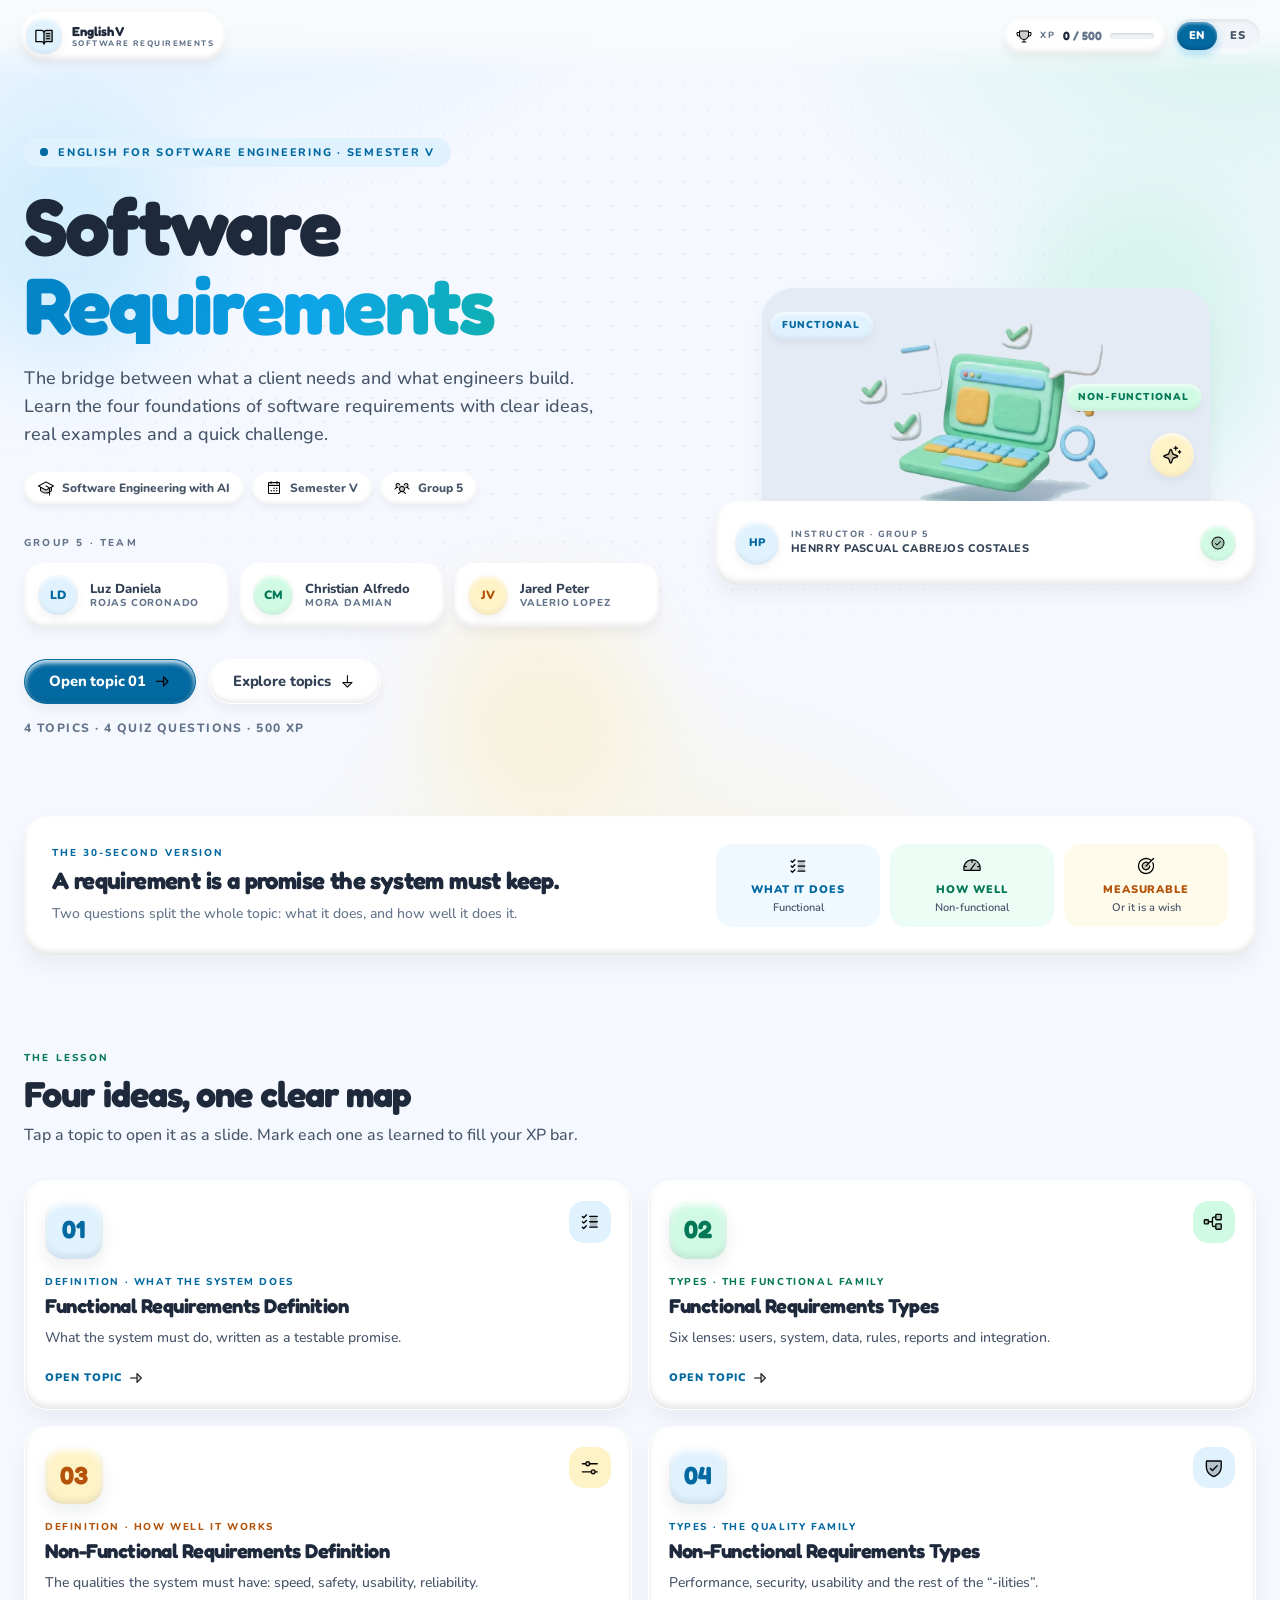
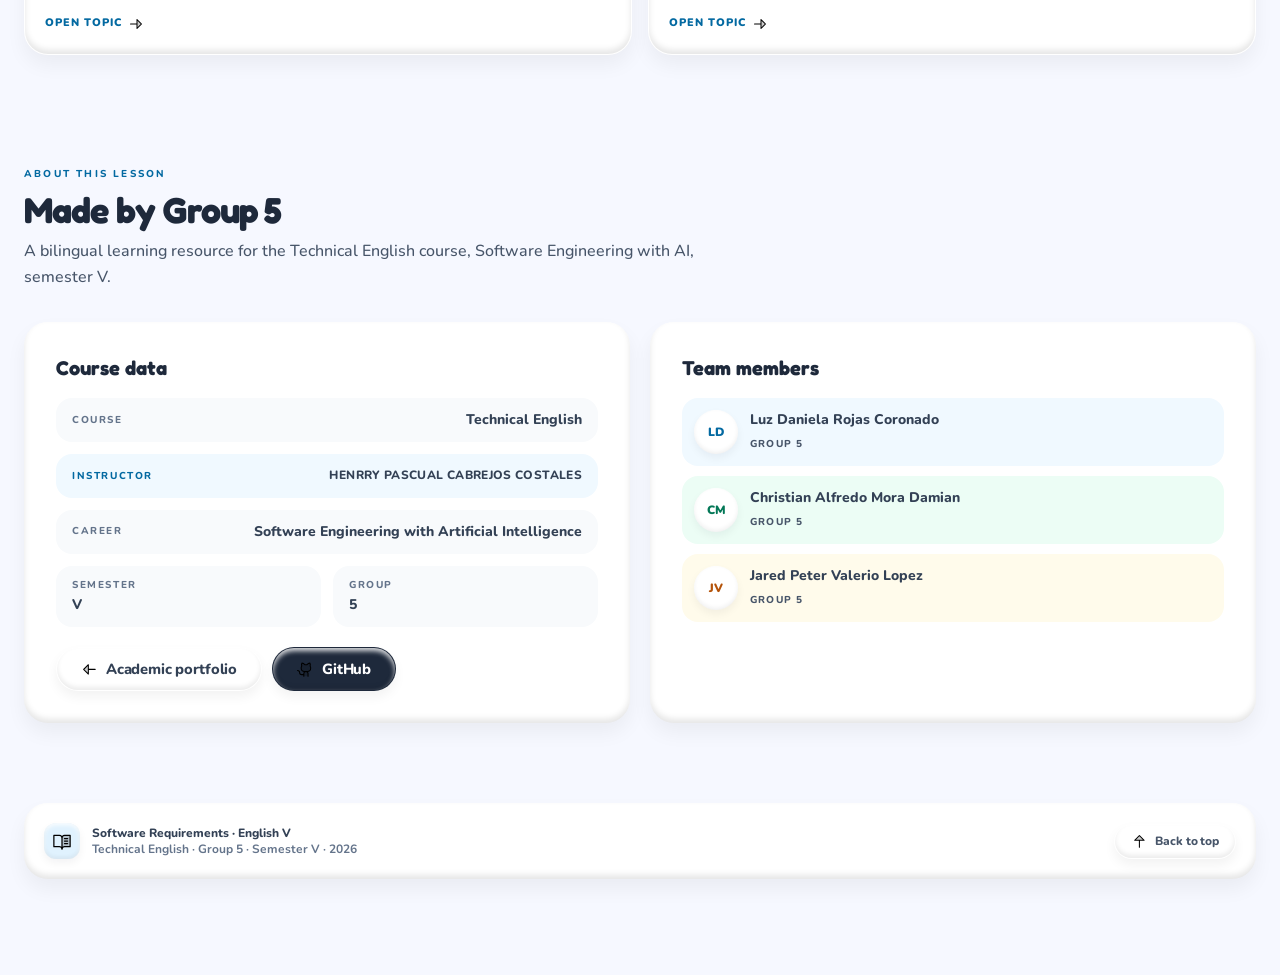
<file: assets/ingles/index.html>
<!DOCTYPE html>
<html lang="en">
<head>
  <meta charset="UTF-8">
  <meta name="viewport" content="width=device-width, initial-scale=1.0">
  <meta name="color-scheme" content="light">
  <script>document.documentElement.classList.add("js");</script>

  <title>Software Requirements · English V · Group 5</title>
  <meta name="description" content="An interactive, bilingual lesson on functional and non-functional software requirements: definitions, types, examples and a quiz. English V · Group 5 · Software Engineering with AI.">
  <meta name="author" content="Group 5 · Rojas Coronado Luz Daniela, Mora Damian Christian Alfredo, Valerio Lopez Jared Peter">
  <meta name="theme-color" content="#f8fafc">

  <link rel="icon" type="image/svg+xml" href="img/favicon.svg">

  <meta property="og:type" content="website">
  <meta property="og:title" content="Software Requirements · English V · Group 5">
  <meta property="og:description" content="Definitions, types, examples and a quiz about functional and non-functional requirements. Switch between English and Spanish.">
  <meta property="og:image" content="https://mizternox.github.io/IngSoftware_V/assets/ingles/img/og-cover.jpg">
  <meta property="og:image:width" content="1200">
  <meta property="og:image:height" content="630">
  <meta property="og:url" content="https://mizternox.github.io/IngSoftware_V/assets/ingles/">
  <meta property="og:locale" content="en_US">
  <meta property="og:locale:alternate" content="es_PE">

  <link rel="preload" href="fonts/fredoka-latin-wght.woff2" as="font" type="font/woff2" crossorigin>
  <link rel="preload" href="fonts/nunito-latin-wght.woff2" as="font" type="font/woff2" crossorigin>

  <!-- Capa propia primero; Tailwind después para que las utilidades puedan ajustar componentes. -->
  <link rel="stylesheet" href="css/styles.css">
  <link rel="stylesheet" href="css/tailwind.css">
</head>

<body class="bg-indigo-50/50 text-slate-600 antialiased">

  <svg xmlns="http://www.w3.org/2000/svg" aria-hidden="true" focusable="false" style="position:absolute;width:0;height:0;overflow:hidden">
  <symbol id="ph-book-open-text" viewBox="0 0 256 256"><path d="M232,56V200H160a32,32,0,0,0-32,32V88a32,32,0,0,1,32-32Z" opacity="0.2"/><path d="M232,48H160a40,40,0,0,0-32,16A40,40,0,0,0,96,48H24a8,8,0,0,0-8,8V200a8,8,0,0,0,8,8H96a24,24,0,0,1,24,24,8,8,0,0,0,16,0,24,24,0,0,1,24-24h72a8,8,0,0,0,8-8V56A8,8,0,0,0,232,48ZM96,192H32V64H96a24,24,0,0,1,24,24V200A39.81,39.81,0,0,0,96,192Zm128,0H160a39.81,39.81,0,0,0-24,8V88a24,24,0,0,1,24-24h64ZM160,88h40a8,8,0,0,1,0,16H160a8,8,0,0,1,0-16Zm48,40a8,8,0,0,1-8,8H160a8,8,0,0,1,0-16h40A8,8,0,0,1,208,128Zm0,32a8,8,0,0,1-8,8H160a8,8,0,0,1,0-16h40A8,8,0,0,1,208,160Z"/></symbol>
  <symbol id="ph-translate" viewBox="0 0 256 256"><path d="M224,184H144l40-80ZM96,127.56h0A95.78,95.78,0,0,0,128,56H64A95.78,95.78,0,0,0,96,127.56Z" opacity="0.2"/><path d="M247.15,212.42l-56-112a8,8,0,0,0-14.31,0l-21.71,43.43A88,88,0,0,1,108,126.93,103.65,103.65,0,0,0,135.69,64H160a8,8,0,0,0,0-16H104V32a8,8,0,0,0-16,0V48H32a8,8,0,0,0,0,16h87.63A87.7,87.7,0,0,1,96,116.35a87.74,87.74,0,0,1-19-31,8,8,0,1,0-15.08,5.34A103.63,103.63,0,0,0,84,127a87.55,87.55,0,0,1-52,17,8,8,0,0,0,0,16,103.46,103.46,0,0,0,64-22.08,104.18,104.18,0,0,0,51.44,21.31l-26.6,53.19a8,8,0,0,0,14.31,7.16L148.94,192h70.11l13.79,27.58A8,8,0,0,0,240,224a8,8,0,0,0,7.15-11.58ZM156.94,176,184,121.89,211.05,176Z"/></symbol>
  <symbol id="ph-play" viewBox="0 0 256 256"><path d="M228.23,134.69,84.15,222.81A8,8,0,0,1,72,216.12V39.88a8,8,0,0,1,12.15-6.69l144.08,88.12A7.82,7.82,0,0,1,228.23,134.69Z" opacity="0.2"/><path d="M232.4,114.49,88.32,26.35a16,16,0,0,0-16.2-.3A15.86,15.86,0,0,0,64,39.87V216.13A15.94,15.94,0,0,0,80,232a16.07,16.07,0,0,0,8.36-2.35L232.4,141.51a15.81,15.81,0,0,0,0-27ZM80,215.94V40l143.83,88Z"/></symbol>
  <symbol id="ph-sparkle" viewBox="0 0 256 256"><path d="M194.82,151.43l-55.09,20.3-20.3,55.09a7.92,7.92,0,0,1-14.86,0l-20.3-55.09-55.09-20.3a7.92,7.92,0,0,1,0-14.86l55.09-20.3,20.3-55.09a7.92,7.92,0,0,1,14.86,0l20.3,55.09,55.09,20.3A7.92,7.92,0,0,1,194.82,151.43Z" opacity="0.2"/><path d="M197.58,129.06,146,110l-19-51.62a15.92,15.92,0,0,0-29.88,0L78,110l-51.62,19a15.92,15.92,0,0,0,0,29.88L78,178l19,51.62a15.92,15.92,0,0,0,29.88,0L146,178l51.62-19a15.92,15.92,0,0,0,0-29.88ZM137,164.22a8,8,0,0,0-4.74,4.74L112,223.85,91.78,169A8,8,0,0,0,87,164.22L32.15,144,87,123.78A8,8,0,0,0,91.78,119L112,64.15,132.22,119a8,8,0,0,0,4.74,4.74L191.85,144ZM144,40a8,8,0,0,1,8-8h16V16a8,8,0,0,1,16,0V32h16a8,8,0,0,1,0,16H184V64a8,8,0,0,1-16,0V48H152A8,8,0,0,1,144,40ZM248,88a8,8,0,0,1-8,8h-8v8a8,8,0,0,1-16,0V96h-8a8,8,0,0,1,0-16h8V72a8,8,0,0,1,16,0v8h8A8,8,0,0,1,248,88Z"/></symbol>
  <symbol id="ph-graduation-cap" viewBox="0 0 256 256"><path d="M216,113.07v53.22a8,8,0,0,1-2,5.31c-11.3,12.59-38.9,36.4-86,36.4s-74.68-23.81-86-36.4a8,8,0,0,1-2-5.31V113.07L128,160Z" opacity="0.2"/><path d="M251.76,88.94l-120-64a8,8,0,0,0-7.52,0l-120,64a8,8,0,0,0,0,14.12L32,117.87v48.42a15.91,15.91,0,0,0,4.06,10.65C49.16,191.53,78.51,216,128,216a130,130,0,0,0,48-8.76V240a8,8,0,0,0,16,0V199.51a115.63,115.63,0,0,0,27.94-22.57A15.91,15.91,0,0,0,224,166.29V117.87l27.76-14.81a8,8,0,0,0,0-14.12ZM128,200c-43.27,0-68.72-21.14-80-33.71V126.4l76.24,40.66a8,8,0,0,0,7.52,0L176,143.47v46.34C163.4,195.69,147.52,200,128,200Zm80-33.75a97.83,97.83,0,0,1-16,14.25V134.93l16-8.53ZM188,118.94l-.22-.13-56-29.87a8,8,0,0,0-7.52,14.12L171,128l-43,22.93L25,96,128,41.07,231,96Z"/></symbol>
  <symbol id="ph-calendar-dots" viewBox="0 0 256 256"><path d="M216,48V88H40V48a8,8,0,0,1,8-8H208A8,8,0,0,1,216,48Z" opacity="0.2"/><path d="M208,32H184V24a8,8,0,0,0-16,0v8H88V24a8,8,0,0,0-16,0v8H48A16,16,0,0,0,32,48V208a16,16,0,0,0,16,16H208a16,16,0,0,0,16-16V48A16,16,0,0,0,208,32ZM72,48v8a8,8,0,0,0,16,0V48h80v8a8,8,0,0,0,16,0V48h24V80H48V48ZM208,208H48V96H208V208Zm-68-76a12,12,0,1,1-12-12A12,12,0,0,1,140,132Zm44,0a12,12,0,1,1-12-12A12,12,0,0,1,184,132ZM96,172a12,12,0,1,1-12-12A12,12,0,0,1,96,172Zm44,0a12,12,0,1,1-12-12A12,12,0,0,1,140,172Zm44,0a12,12,0,1,1-12-12A12,12,0,0,1,184,172Z"/></symbol>
  <symbol id="ph-users-three" viewBox="0 0 256 256"><path d="M168,144a40,40,0,1,1-40-40A40,40,0,0,1,168,144ZM64,56A32,32,0,1,0,96,88,32,32,0,0,0,64,56Zm128,0a32,32,0,1,0,32,32A32,32,0,0,0,192,56Z" opacity="0.2"/><path d="M244.8,150.4a8,8,0,0,1-11.2-1.6A51.6,51.6,0,0,0,192,128a8,8,0,0,1,0-16,24,24,0,1,0-23.24-30,8,8,0,1,1-15.5-4A40,40,0,1,1,219,117.51a67.94,67.94,0,0,1,27.43,21.68A8,8,0,0,1,244.8,150.4ZM190.92,212a8,8,0,1,1-13.85,8,57,57,0,0,0-98.15,0,8,8,0,1,1-13.84-8,72.06,72.06,0,0,1,33.74-29.92,48,48,0,1,1,58.36,0A72.06,72.06,0,0,1,190.92,212ZM128,176a32,32,0,1,0-32-32A32,32,0,0,0,128,176ZM72,120a8,8,0,0,0-8-8A24,24,0,1,1,87.24,82a8,8,0,1,0,15.5-4A40,40,0,1,0,37,117.51,67.94,67.94,0,0,0,9.6,139.19a8,8,0,1,0,12.8,9.61A51.6,51.6,0,0,1,64,128,8,8,0,0,0,72,120Z"/></symbol>
  <symbol id="ph-map-pin" viewBox="0 0 256 256"><path d="M128,24a80,80,0,0,0-80,80c0,72,80,128,80,128s80-56,80-128A80,80,0,0,0,128,24Zm0,112a32,32,0,1,1,32-32A32,32,0,0,1,128,136Z" opacity="0.2"/><path d="M128,64a40,40,0,1,0,40,40A40,40,0,0,0,128,64Zm0,64a24,24,0,1,1,24-24A24,24,0,0,1,128,128Zm0-112a88.1,88.1,0,0,0-88,88c0,31.4,14.51,64.68,42,96.25a254.19,254.19,0,0,0,41.45,38.3,8,8,0,0,0,9.18,0A254.19,254.19,0,0,0,174,200.25c27.45-31.57,42-64.85,42-96.25A88.1,88.1,0,0,0,128,16Zm0,206c-16.53-13-72-60.75-72-118a72,72,0,0,1,144,0C200,161.23,144.53,209,128,222Z"/></symbol>
  <symbol id="ph-list-checks" viewBox="0 0 256 256"><path d="M216,64V192H128V64Z" opacity="0.2"/><path d="M224,128a8,8,0,0,1-8,8H128a8,8,0,0,1,0-16h88A8,8,0,0,1,224,128ZM128,72h88a8,8,0,0,0,0-16H128a8,8,0,0,0,0,16Zm88,112H128a8,8,0,0,0,0,16h88a8,8,0,0,0,0-16ZM82.34,42.34,56,68.69,45.66,58.34A8,8,0,0,0,34.34,69.66l16,16a8,8,0,0,0,11.32,0l32-32A8,8,0,0,0,82.34,42.34Zm0,64L56,132.69,45.66,122.34a8,8,0,0,0-11.32,11.32l16,16a8,8,0,0,0,11.32,0l32-32a8,8,0,0,0-11.32-11.32Zm0,64L56,196.69,45.66,186.34a8,8,0,0,0-11.32,11.32l16,16a8,8,0,0,0,11.32,0l32-32a8,8,0,0,0-11.32-11.32Z"/></symbol>
  <symbol id="ph-tree-structure" viewBox="0 0 256 256"><path d="M64,112v32a8,8,0,0,1-8,8H24a8,8,0,0,1-8-8V112a8,8,0,0,1,8-8H56A8,8,0,0,1,64,112ZM208,40H160a8,8,0,0,0-8,8V96a8,8,0,0,0,8,8h48a8,8,0,0,0,8-8V48A8,8,0,0,0,208,40Zm0,112H160a8,8,0,0,0-8,8v48a8,8,0,0,0,8,8h48a8,8,0,0,0,8-8V160A8,8,0,0,0,208,152Z" opacity="0.2"/><path d="M160,112h48a16,16,0,0,0,16-16V48a16,16,0,0,0-16-16H160a16,16,0,0,0-16,16V64H128a24,24,0,0,0-24,24v32H72v-8A16,16,0,0,0,56,96H24A16,16,0,0,0,8,112v32a16,16,0,0,0,16,16H56a16,16,0,0,0,16-16v-8h32v32a24,24,0,0,0,24,24h16v16a16,16,0,0,0,16,16h48a16,16,0,0,0,16-16V160a16,16,0,0,0-16-16H160a16,16,0,0,0-16,16v16H128a8,8,0,0,1-8-8V88a8,8,0,0,1,8-8h16V96A16,16,0,0,0,160,112ZM56,144H24V112H56v32Zm104,16h48v48H160Zm0-112h48V96H160Z"/></symbol>
  <symbol id="ph-sliders-horizontal" viewBox="0 0 256 256"><path d="M128,80a24,24,0,1,1-24-24A24,24,0,0,1,128,80Zm40,72a24,24,0,1,0,24,24A24,24,0,0,0,168,152Z" opacity="0.2"/><path d="M40,88H73a32,32,0,0,0,62,0h81a8,8,0,0,0,0-16H135a32,32,0,0,0-62,0H40a8,8,0,0,0,0,16Zm64-24A16,16,0,1,1,88,80,16,16,0,0,1,104,64ZM216,168H199a32,32,0,0,0-62,0H40a8,8,0,0,0,0,16h97a32,32,0,0,0,62,0h17a8,8,0,0,0,0-16Zm-48,24a16,16,0,1,1,16-16A16,16,0,0,1,168,192Z"/></symbol>
  <symbol id="ph-shield-check" viewBox="0 0 256 256"><path d="M216,56v56c0,96-88,120-88,120S40,208,40,112V56a8,8,0,0,1,8-8H208A8,8,0,0,1,216,56Z" opacity="0.2"/><path d="M208,40H48A16,16,0,0,0,32,56v56c0,52.72,25.52,84.67,46.93,102.19,23.06,18.86,46,25.26,47,25.53a8,8,0,0,0,4.2,0c1-.27,23.91-6.67,47-25.53C198.48,196.67,224,164.72,224,112V56A16,16,0,0,0,208,40Zm0,72c0,37.07-13.66,67.16-40.6,89.42A129.3,129.3,0,0,1,128,223.62a128.25,128.25,0,0,1-38.92-21.81C61.82,179.51,48,149.3,48,112l0-56,160,0ZM82.34,141.66a8,8,0,0,1,11.32-11.32L112,148.69l50.34-50.35a8,8,0,0,1,11.32,11.32l-56,56a8,8,0,0,1-11.32,0Z"/></symbol>
  <symbol id="ph-trophy" viewBox="0 0 256 256"><path d="M200,48v63.1c0,39.7-31.75,72.6-71.45,72.9A72,72,0,0,1,56,112V48Z" opacity="0.2"/><path d="M232,64H208V48a8,8,0,0,0-8-8H56a8,8,0,0,0-8,8V64H24A16,16,0,0,0,8,80V96a40,40,0,0,0,40,40h3.65A80.13,80.13,0,0,0,120,191.61V216H96a8,8,0,0,0,0,16h64a8,8,0,0,0,0-16H136V191.58c31.94-3.23,58.44-25.64,68.08-55.58H208a40,40,0,0,0,40-40V80A16,16,0,0,0,232,64ZM48,120A24,24,0,0,1,24,96V80H48v32q0,4,.39,8Zm144-8.9c0,35.52-29,64.64-64,64.9a64,64,0,0,1-64-64V56H192ZM232,96a24,24,0,0,1-24,24h-.5a81.81,81.81,0,0,0,.5-8.9V80h24Z"/></symbol>
  <symbol id="ph-check" viewBox="0 0 256 256"><path d="M232,56V200a16,16,0,0,1-16,16H40a16,16,0,0,1-16-16V56A16,16,0,0,1,40,40H216A16,16,0,0,1,232,56Z" opacity="0.2"/><path d="M205.66,85.66l-96,96a8,8,0,0,1-11.32,0l-40-40a8,8,0,0,1,11.32-11.32L104,164.69l90.34-90.35a8,8,0,0,1,11.32,11.32Z"/></symbol>
  <symbol id="ph-check-circle" viewBox="0 0 256 256"><path d="M224,128a96,96,0,1,1-96-96A96,96,0,0,1,224,128Z" opacity="0.2"/><path d="M173.66,98.34a8,8,0,0,1,0,11.32l-56,56a8,8,0,0,1-11.32,0l-24-24a8,8,0,0,1,11.32-11.32L112,148.69l50.34-50.35A8,8,0,0,1,173.66,98.34ZM232,128A104,104,0,1,1,128,24,104.11,104.11,0,0,1,232,128Zm-16,0a88,88,0,1,0-88,88A88.1,88.1,0,0,0,216,128Z"/></symbol>
  <symbol id="ph-x" viewBox="0 0 256 256"><path d="M216,56V200a16,16,0,0,1-16,16H56a16,16,0,0,1-16-16V56A16,16,0,0,1,56,40H200A16,16,0,0,1,216,56Z" opacity="0.2"/><path d="M205.66,194.34a8,8,0,0,1-11.32,11.32L128,139.31,61.66,205.66a8,8,0,0,1-11.32-11.32L116.69,128,50.34,61.66A8,8,0,0,1,61.66,50.34L128,116.69l66.34-66.35a8,8,0,0,1,11.32,11.32L139.31,128Z"/></symbol>
  <symbol id="ph-x-circle" viewBox="0 0 256 256"><path d="M224,128a96,96,0,1,1-96-96A96,96,0,0,1,224,128Z" opacity="0.2"/><path d="M165.66,101.66,139.31,128l26.35,26.34a8,8,0,0,1-11.32,11.32L128,139.31l-26.34,26.35a8,8,0,0,1-11.32-11.32L116.69,128,90.34,101.66a8,8,0,0,1,11.32-11.32L128,116.69l26.34-26.35a8,8,0,0,1,11.32,11.32ZM232,128A104,104,0,1,1,128,24,104.11,104.11,0,0,1,232,128Zm-16,0a88,88,0,1,0-88,88A88.1,88.1,0,0,0,216,128Z"/></symbol>
  <symbol id="ph-lightbulb" viewBox="0 0 256 256"><path d="M208,104a79.86,79.86,0,0,1-30.59,62.92A24.29,24.29,0,0,0,168,186v6a8,8,0,0,1-8,8H96a8,8,0,0,1-8-8v-6a24.11,24.11,0,0,0-9.3-19A79.87,79.87,0,0,1,48,104.45C47.76,61.09,82.72,25,126.07,24A80,80,0,0,1,208,104Z" opacity="0.2"/><path d="M176,232a8,8,0,0,1-8,8H88a8,8,0,0,1,0-16h80A8,8,0,0,1,176,232Zm40-128a87.55,87.55,0,0,1-33.64,69.21A16.24,16.24,0,0,0,176,186v6a16,16,0,0,1-16,16H96a16,16,0,0,1-16-16v-6a16,16,0,0,0-6.23-12.66A87.59,87.59,0,0,1,40,104.49C39.74,56.83,78.26,17.14,125.88,16A88,88,0,0,1,216,104Zm-16,0a72,72,0,0,0-73.74-72c-39,.92-70.47,33.39-70.26,72.39a71.65,71.65,0,0,0,27.64,56.3A32,32,0,0,1,96,186v6h64v-6a32.15,32.15,0,0,1,12.47-25.35A71.65,71.65,0,0,0,200,104Zm-16.11-9.34a57.6,57.6,0,0,0-46.56-46.55,8,8,0,0,0-2.66,15.78c16.57,2.79,30.63,16.85,33.44,33.45A8,8,0,0,0,176,104a9,9,0,0,0,1.35-.11A8,8,0,0,0,183.89,94.66Z"/></symbol>
  <symbol id="ph-note-pencil" viewBox="0 0 256 256"><path d="M200,88l-72,72H96V128l72-72Z" opacity="0.2"/><path d="M229.66,58.34l-32-32a8,8,0,0,0-11.32,0l-96,96A8,8,0,0,0,88,128v32a8,8,0,0,0,8,8h32a8,8,0,0,0,5.66-2.34l96-96A8,8,0,0,0,229.66,58.34ZM124.69,152H104V131.31l64-64L188.69,88ZM200,76.69,179.31,56,192,43.31,212.69,64ZM224,128v80a16,16,0,0,1-16,16H48a16,16,0,0,1-16-16V48A16,16,0,0,1,48,32h80a8,8,0,0,1,0,16H48V208H208V128a8,8,0,0,1,16,0Z"/></symbol>
  <symbol id="ph-user-focus" viewBox="0 0 256 256"><path d="M160,112a32,32,0,1,1-32-32A32,32,0,0,1,160,112Z" opacity="0.2"/><path d="M224,40V76a8,8,0,0,1-16,0V48H180a8,8,0,0,1,0-16h36A8,8,0,0,1,224,40Zm-8,132a8,8,0,0,0-8,8v28H180a8,8,0,0,0,0,16h36a8,8,0,0,0,8-8V180A8,8,0,0,0,216,172ZM76,208H48V180a8,8,0,0,0-16,0v36a8,8,0,0,0,8,8H76a8,8,0,0,0,0-16ZM40,84a8,8,0,0,0,8-8V48H76a8,8,0,0,0,0-16H40a8,8,0,0,0-8,8V76A8,8,0,0,0,40,84Zm136,92a8,8,0,0,1-6.41-3.19,52,52,0,0,0-83.2,0,8,8,0,1,1-12.8-9.62A67.94,67.94,0,0,1,101,141.51a40,40,0,1,1,53.94,0,67.94,67.94,0,0,1,27.43,21.68A8,8,0,0,1,176,176Zm-48-40a24,24,0,1,0-24-24A24,24,0,0,0,128,136Z"/></symbol>
  <symbol id="ph-stack" viewBox="0 0 256 256"><path d="M224,80l-96,56L32,80l96-56Z" opacity="0.2"/><path d="M230.91,172A8,8,0,0,1,228,182.91l-96,56a8,8,0,0,1-8.06,0l-96-56A8,8,0,0,1,36,169.09l92,53.65,92-53.65A8,8,0,0,1,230.91,172ZM220,121.09l-92,53.65L36,121.09A8,8,0,0,0,28,134.91l96,56a8,8,0,0,0,8.06,0l96-56A8,8,0,1,0,220,121.09ZM24,80a8,8,0,0,1,4-6.91l96-56a8,8,0,0,1,8.06,0l96,56a8,8,0,0,1,0,13.82l-96,56a8,8,0,0,1-8.06,0l-96-56A8,8,0,0,1,24,80Zm23.88,0L128,126.74,208.12,80,128,33.26Z"/></symbol>
  <symbol id="ph-database" viewBox="0 0 256 256"><path d="M216,80c0,26.51-39.4,48-88,48S40,106.51,40,80s39.4-48,88-48S216,53.49,216,80Z" opacity="0.2"/><path d="M128,24C74.17,24,32,48.6,32,80v96c0,31.4,42.17,56,96,56s96-24.6,96-56V80C224,48.6,181.83,24,128,24Zm80,104c0,9.62-7.88,19.43-21.61,26.92C170.93,163.35,150.19,168,128,168s-42.93-4.65-58.39-13.08C55.88,147.43,48,137.62,48,128V111.36c17.06,15,46.23,24.64,80,24.64s62.94-9.68,80-24.64ZM69.61,53.08C85.07,44.65,105.81,40,128,40s42.93,4.65,58.39,13.08C200.12,60.57,208,70.38,208,80s-7.88,19.43-21.61,26.92C170.93,115.35,150.19,120,128,120s-42.93-4.65-58.39-13.08C55.88,99.43,48,89.62,48,80S55.88,60.57,69.61,53.08ZM186.39,202.92C170.93,211.35,150.19,216,128,216s-42.93-4.65-58.39-13.08C55.88,195.43,48,185.62,48,176V159.36c17.06,15,46.23,24.64,80,24.64s62.94-9.68,80-24.64V176C208,185.62,200.12,195.43,186.39,202.92Z"/></symbol>
  <symbol id="ph-chart-bar" viewBox="0 0 256 256"><path d="M208,40V208H152V40Z" opacity="0.2"/><path d="M224,200h-8V40a8,8,0,0,0-8-8H152a8,8,0,0,0-8,8V80H96a8,8,0,0,0-8,8v40H48a8,8,0,0,0-8,8v64H32a8,8,0,0,0,0,16H224a8,8,0,0,0,0-16ZM160,48h40V200H160ZM104,96h40V200H104ZM56,144H88v56H56Z"/></symbol>
  <symbol id="ph-plug" viewBox="0 0 256 256"><path d="M212,132l-58.63,58.63a32,32,0,0,1-45.25,0L65.37,147.88a32,32,0,0,1,0-45.25L124,44Z" opacity="0.2"/><path d="M237.66,66.34a8,8,0,0,0-11.32,0L192,100.69,155.31,64l34.35-34.34a8,8,0,1,0-11.32-11.32L144,52.69,117.66,26.34a8,8,0,0,0-11.32,11.32L112.69,44l-53,53a40,40,0,0,0,0,56.57l15.71,15.71L26.34,218.34a8,8,0,0,0,11.32,11.32l49.09-49.09,15.71,15.71a40,40,0,0,0,56.57,0l53-53,6.34,6.35a8,8,0,0,0,11.32-11.32L203.31,112l34.35-34.34A8,8,0,0,0,237.66,66.34ZM147.72,185a24,24,0,0,1-33.95,0L71,142.23a24,24,0,0,1,0-33.95l53-53L200.69,132Z"/></symbol>
  <symbol id="ph-cursor-click" viewBox="0 0 256 256"><path d="M213.66,201,201,213.66a8,8,0,0,1-11.31,0l-51.31-51.31a8,8,0,0,0-13,2.46l-17.82,46.41a8,8,0,0,1-14.85-.71L40.41,50.44a8,8,0,0,1,10-10L210.51,92.68a8,8,0,0,1,.71,14.85l-46.41,17.82a8,8,0,0,0-2.46,13l51.31,51.31A8,8,0,0,1,213.66,201Z" opacity="0.2"/><path d="M88,24V16a8,8,0,0,1,16,0v8a8,8,0,0,1-16,0ZM16,104h8a8,8,0,0,0,0-16H16a8,8,0,0,0,0,16ZM124.42,39.16a8,8,0,0,0,10.74-3.58l8-16a8,8,0,0,0-14.31-7.16l-8,16A8,8,0,0,0,124.42,39.16Zm-96,81.69-16,8a8,8,0,0,0,7.16,14.31l16-8a8,8,0,1,0-7.16-14.31ZM219.31,184a16,16,0,0,1,0,22.63l-12.68,12.68a16,16,0,0,1-22.63,0L132.7,168,115,214.09c0,.1-.08.21-.13.32a15.83,15.83,0,0,1-14.6,9.59l-.79,0a15.83,15.83,0,0,1-14.41-11L32.8,52.92A16,16,0,0,1,52.92,32.8L213,85.07a16,16,0,0,1,1.41,29.8l-.32.13L168,132.69ZM208,195.31,156.69,144h0a16,16,0,0,1,4.93-26l.32-.14,45.95-17.64L48,48l52.2,159.86,17.65-46c0-.11.08-.22.13-.33a16,16,0,0,1,11.69-9.34,16.72,16.72,0,0,1,3-.28,16,16,0,0,1,11.3,4.69L195.31,208Z"/></symbol>
  <symbol id="ph-lightning" viewBox="0 0 256 256"><path d="M96,240l16-80L48,136,160,16,144,96l64,24Z" opacity="0.2"/><path d="M215.79,118.17a8,8,0,0,0-5-5.66L153.18,90.9l14.66-73.33a8,8,0,0,0-13.69-7l-112,120a8,8,0,0,0,3,13l57.63,21.61L88.16,238.43a8,8,0,0,0,13.69,7l112-120A8,8,0,0,0,215.79,118.17ZM109.37,214l10.47-52.38a8,8,0,0,0-5-9.06L62,132.71l84.62-90.66L136.16,94.43a8,8,0,0,0,5,9.06l52.8,19.8Z"/></symbol>
  <symbol id="ph-arrows-out" viewBox="0 0 256 256"><path d="M208,48V208H48V48Z" opacity="0.2"/><path d="M216,48V96a8,8,0,0,1-16,0V67.31l-42.34,42.35a8,8,0,0,1-11.32-11.32L188.69,56H160a8,8,0,0,1,0-16h48A8,8,0,0,1,216,48ZM98.34,146.34,56,188.69V160a8,8,0,0,0-16,0v48a8,8,0,0,0,8,8H96a8,8,0,0,0,0-16H67.31l42.35-42.34a8,8,0,0,0-11.32-11.32ZM208,152a8,8,0,0,0-8,8v28.69l-42.34-42.35a8,8,0,0,0-11.32,11.32L188.69,200H160a8,8,0,0,0,0,16h48a8,8,0,0,0,8-8V160A8,8,0,0,0,208,152ZM67.31,56H96a8,8,0,0,0,0-16H48a8,8,0,0,0-8,8V96a8,8,0,0,0,16,0V67.31l42.34,42.35a8,8,0,0,0,11.32-11.32Z"/></symbol>
  <symbol id="ph-clock" viewBox="0 0 256 256"><path d="M224,128a96,96,0,1,1-96-96A96,96,0,0,1,224,128Z" opacity="0.2"/><path d="M128,24A104,104,0,1,0,232,128,104.11,104.11,0,0,0,128,24Zm0,192a88,88,0,1,1,88-88A88.1,88.1,0,0,1,128,216Zm64-88a8,8,0,0,1-8,8H128a8,8,0,0,1-8-8V72a8,8,0,0,1,16,0v48h48A8,8,0,0,1,192,128Z"/></symbol>
  <symbol id="ph-lock-key" viewBox="0 0 256 256"><path d="M208,88H48a8,8,0,0,0-8,8V208a8,8,0,0,0,8,8H208a8,8,0,0,0,8-8V96A8,8,0,0,0,208,88Zm-80,72a20,20,0,1,1,20-20A20,20,0,0,1,128,160Z" opacity="0.2"/><path d="M208,80H176V56a48,48,0,0,0-96,0V80H48A16,16,0,0,0,32,96V208a16,16,0,0,0,16,16H208a16,16,0,0,0,16-16V96A16,16,0,0,0,208,80ZM96,56a32,32,0,0,1,64,0V80H96ZM208,208H48V96H208V208Zm-80-96a28,28,0,0,0-8,54.83V184a8,8,0,0,0,16,0V166.83A28,28,0,0,0,128,112Zm0,40a12,12,0,1,1,12-12A12,12,0,0,1,128,152Z"/></symbol>
  <symbol id="ph-wheelchair" viewBox="0 0 256 256"><path d="M128,48a24,24,0,1,1-24-24A24,24,0,0,1,128,48Z" opacity="0.2"/><path d="M255.59,189.47a8,8,0,0,0-10.12-5.06l-17.42,5.81-28.9-57.8A8,8,0,0,0,192,128H112V104h56a8,8,0,0,0,0-16H112V79a32,32,0,1,0-16,0V89.81A72,72,0,0,0,112,232c33.52,0,63.69-22.71,71.75-54a8,8,0,1,0-15.5-4C162.09,198,137.91,216,112,216A56,56,0,0,1,96,106.34V136a8,8,0,0,0,8,8h83.05l29.79,59.58a8,8,0,0,0,9.69,4l24-8A8,8,0,0,0,255.59,189.47ZM88,48a16,16,0,1,1,16,16A16,16,0,0,1,88,48Z"/></symbol>
  <symbol id="ph-wrench" viewBox="0 0 256 256"><path d="M224,96a64,64,0,0,1-94.94,56L73,217A24,24,0,0,1,39,183L104,126.94a64,64,0,0,1,80-90.29L144,80l5.66,26.34L176,112l43.35-40A63.8,63.8,0,0,1,224,96Z" opacity="0.2"/><path d="M226.76,69a8,8,0,0,0-12.84-2.88l-40.3,37.19-17.23-3.7-3.7-17.23,37.19-40.3A8,8,0,0,0,187,29.24,72,72,0,0,0,88,96,72.34,72.34,0,0,0,94,124.94L33.79,177c-.15.12-.29.26-.43.39a32,32,0,0,0,45.26,45.26c.13-.13.27-.28.39-.42L131.06,162A72,72,0,0,0,232,96,71.56,71.56,0,0,0,226.76,69ZM160,152a56.14,56.14,0,0,1-27.07-7,8,8,0,0,0-9.92,1.77L67.11,211.51a16,16,0,0,1-22.62-22.62L109.18,133a8,8,0,0,0,1.77-9.93,56,56,0,0,1,58.36-82.31l-31.2,33.81a8,8,0,0,0-1.94,7.1L141.83,108a8,8,0,0,0,6.14,6.14l26.35,5.66a8,8,0,0,0,7.1-1.94l33.81-31.2A56.06,56.06,0,0,1,160,152Z"/></symbol>
  <symbol id="ph-monitor" viewBox="0 0 256 256"><path d="M224,64V176a16,16,0,0,1-16,16H48a16,16,0,0,1-16-16V64A16,16,0,0,1,48,48H208A16,16,0,0,1,224,64Z" opacity="0.2"/><path d="M208,40H48A24,24,0,0,0,24,64V176a24,24,0,0,0,24,24H208a24,24,0,0,0,24-24V64A24,24,0,0,0,208,40Zm8,136a8,8,0,0,1-8,8H48a8,8,0,0,1-8-8V64a8,8,0,0,1,8-8H208a8,8,0,0,1,8,8Zm-48,48a8,8,0,0,1-8,8H96a8,8,0,0,1,0-16h64A8,8,0,0,1,168,224Z"/></symbol>
  <symbol id="ph-scales" viewBox="0 0 256 256"><path d="M56,88l32,80c0,17.67-20,24-32,24s-32-6.33-32-24ZM200,56l-32,80c0,17.67,20,24,32,24s32-6.33,32-24Z" opacity="0.2"/><path d="M239.43,133l-32-80h0a8,8,0,0,0-9.16-4.84L136,62V40a8,8,0,0,0-16,0V65.58L54.26,80.19A8,8,0,0,0,48.57,85h0v.06L16.57,165a7.92,7.92,0,0,0-.57,3c0,23.31,24.54,32,40,32s40-8.69,40-32a7.92,7.92,0,0,0-.57-3L66.92,93.77,120,82V208H104a8,8,0,0,0,0,16h48a8,8,0,0,0,0-16H136V78.42L187,67.1,160.57,133a7.92,7.92,0,0,0-.57,3c0,23.31,24.54,32,40,32s40-8.69,40-32A7.92,7.92,0,0,0,239.43,133ZM56,184c-7.53,0-22.76-3.61-23.93-14.64L56,109.54l23.93,59.82C78.76,180.39,63.53,184,56,184Zm144-32c-7.53,0-22.76-3.61-23.93-14.64L200,77.54l23.93,59.82C222.76,148.39,207.53,152,200,152Z"/></symbol>
  <symbol id="ph-question" viewBox="0 0 256 256"><path d="M224,128a96,96,0,1,1-96-96A96,96,0,0,1,224,128Z" opacity="0.2"/><path d="M140,180a12,12,0,1,1-12-12A12,12,0,0,1,140,180ZM128,72c-22.06,0-40,16.15-40,36v4a8,8,0,0,0,16,0v-4c0-11,10.77-20,24-20s24,9,24,20-10.77,20-24,20a8,8,0,0,0-8,8v8a8,8,0,0,0,16,0v-.72c18.24-3.35,32-17.9,32-35.28C168,88.15,150.06,72,128,72Zm104,56A104,104,0,1,1,128,24,104.11,104.11,0,0,1,232,128Zm-16,0a88,88,0,1,0-88,88A88.1,88.1,0,0,0,216,128Z"/></symbol>
  <symbol id="ph-arrow-right" viewBox="0 0 256 256"><path d="M216,128l-72,72V56Z" opacity="0.2"/><path d="M221.66,122.34l-72-72A8,8,0,0,0,136,56v64H40a8,8,0,0,0,0,16h96v64a8,8,0,0,0,13.66,5.66l72-72A8,8,0,0,0,221.66,122.34ZM152,180.69V75.31L204.69,128Z"/></symbol>
  <symbol id="ph-arrow-down" viewBox="0 0 256 256"><path d="M200,144l-72,72L56,144Z" opacity="0.2"/><path d="M207.39,140.94A8,8,0,0,0,200,136H136V40a8,8,0,0,0-16,0v96H56a8,8,0,0,0-5.66,13.66l72,72a8,8,0,0,0,11.32,0l72-72A8,8,0,0,0,207.39,140.94ZM128,204.69,75.31,152H180.69Z"/></symbol>
  <symbol id="ph-arrow-left" viewBox="0 0 256 256"><path d="M112,56V200L40,128Z" opacity="0.2"/><path d="M216,120H120V56a8,8,0,0,0-13.66-5.66l-72,72a8,8,0,0,0,0,11.32l72,72A8,8,0,0,0,120,200V136h96a8,8,0,0,0,0-16ZM104,180.69,51.31,128,104,75.31Z"/></symbol>
  <symbol id="ph-fire" viewBox="0 0 256 256"><path d="M208,144a80,80,0,0,1-160,0c0-30.57,14.42-58.26,31-80l33,32,26.27-72C159.86,41.92,208,88.15,208,144Z" opacity="0.2"/><path d="M183.89,153.34a57.6,57.6,0,0,1-46.56,46.55A8.75,8.75,0,0,1,136,200a8,8,0,0,1-1.32-15.89c16.57-2.79,30.63-16.85,33.44-33.45a8,8,0,0,1,15.78,2.68ZM216,144a88,88,0,0,1-176,0c0-27.92,11-56.47,32.66-84.85a8,8,0,0,1,11.93-.89l24.12,23.41,22-60.41a8,8,0,0,1,12.63-3.41C165.21,36,216,84.55,216,144Zm-16,0c0-46.09-35.79-85.92-58.21-106.33L119.52,98.74a8,8,0,0,1-13.09,3L80.06,76.16C64.09,99.21,56,122,56,144a72,72,0,0,0,144,0Z"/></symbol>
  <symbol id="ph-star" viewBox="0 0 256 256"><path d="M229.06,108.79l-48.7,42,14.88,62.79a8.4,8.4,0,0,1-12.52,9.17L128,189.09,73.28,222.74a8.4,8.4,0,0,1-12.52-9.17l14.88-62.79-48.7-42A8.46,8.46,0,0,1,31.73,94L95.64,88.8l24.62-59.6a8.36,8.36,0,0,1,15.48,0l24.62,59.6L224.27,94A8.46,8.46,0,0,1,229.06,108.79Z" opacity="0.2"/><path d="M239.18,97.26A16.38,16.38,0,0,0,224.92,86l-59-4.76L143.14,26.15a16.36,16.36,0,0,0-30.27,0L90.11,81.23,31.08,86a16.46,16.46,0,0,0-9.37,28.86l45,38.83L53,211.75a16.38,16.38,0,0,0,24.5,17.82L128,198.49l50.53,31.08A16.4,16.4,0,0,0,203,211.75l-13.76-58.07,45-38.83A16.43,16.43,0,0,0,239.18,97.26Zm-15.34,5.47-48.7,42a8,8,0,0,0-2.56,7.91l14.88,62.8a.37.37,0,0,1-.17.48c-.18.14-.23.11-.38,0l-54.72-33.65a8,8,0,0,0-8.38,0L69.09,215.94c-.15.09-.19.12-.38,0a.37.37,0,0,1-.17-.48l14.88-62.8a8,8,0,0,0-2.56-7.91l-48.7-42c-.12-.1-.23-.19-.13-.5s.18-.27.33-.29l63.92-5.16A8,8,0,0,0,103,91.86l24.62-59.61c.08-.17.11-.25.35-.25s.27.08.35.25L153,91.86a8,8,0,0,0,6.75,4.92l63.92,5.16c.15,0,.24,0,.33.29S224,102.63,223.84,102.73Z"/></symbol>
  <symbol id="ph-medal" viewBox="0 0 256 256"><path d="M176,96a48,48,0,1,1-48-48A48,48,0,0,1,176,96Z" opacity="0.2"/><path d="M216,96A88,88,0,1,0,72,163.83V240a8,8,0,0,0,11.58,7.16L128,225l44.43,22.21A8.07,8.07,0,0,0,176,248a8,8,0,0,0,8-8V163.83A87.85,87.85,0,0,0,216,96ZM56,96a72,72,0,1,1,72,72A72.08,72.08,0,0,1,56,96ZM168,227.06l-36.43-18.21a8,8,0,0,0-7.16,0L88,227.06V174.37a87.89,87.89,0,0,0,80,0ZM128,152A56,56,0,1,0,72,96,56.06,56.06,0,0,0,128,152Zm0-96A40,40,0,1,1,88,96,40,40,0,0,1,128,56Z"/></symbol>
  <symbol id="ph-globe-hemisphere-east" viewBox="0 0 256 256"><path d="M215,168.71a96.42,96.42,0,0,1-30.54,37l-9.36-9.37a8,8,0,0,0-3.63-2.09L150,188.59a8,8,0,0,1-5.88-8.9l2.38-16.2a8,8,0,0,1,4.84-6.22l30.46-12.66a8,8,0,0,1,8.47,1.49ZM159.89,105,182.06,79.2A8,8,0,0,0,184,74V50A96,96,0,0,0,50.49,184.65l9.92-6.52A8,8,0,0,0,64,171.49l.21-36.23a8.06,8.06,0,0,1,1.35-4.41l20.94-31.3a8,8,0,0,1,11.34-2l19.81,13a8.06,8.06,0,0,0,5.77,1.45l31.46-4.26A8,8,0,0,0,159.89,105Z" opacity="0.2"/><path d="M128,24A104,104,0,1,0,232,128,104.11,104.11,0,0,0,128,24Zm0,16a87.5,87.5,0,0,1,48,14.28V74L153.83,99.74,122.36,104l-.31-.22L102.38,90.92A16,16,0,0,0,79.87,95.1L58.93,126.4a16,16,0,0,0-2.7,8.81L56,171.44l-3.27,2.15A88,88,0,0,1,128,40ZM62.29,186.47l2.52-1.65A16,16,0,0,0,72,171.53l.21-36.23L93.17,104a3.62,3.62,0,0,0,.32.22l19.67,12.87a15.94,15.94,0,0,0,11.35,2.77L156,115.59a16,16,0,0,0,10-5.41l22.17-25.76A16,16,0,0,0,192,74V67.67A87.87,87.87,0,0,1,211.77,155l-16.14-14.76a16,16,0,0,0-16.93-3l-30.46,12.65a16.08,16.08,0,0,0-9.68,12.45l-2.39,16.19a16,16,0,0,0,11.77,17.81L169.4,202l2.36,2.37A87.88,87.88,0,0,1,62.29,186.47ZM185,195l-4.3-4.31a16,16,0,0,0-7.26-4.18L152,180.85l2.39-16.19L184.84,152,205,170.48A88.43,88.43,0,0,1,185,195Z"/></symbol>
  <symbol id="ph-github-logo" viewBox="0 0 256 256"><path d="M208,104v8a48,48,0,0,1-48,48H136a32,32,0,0,1,32,32v40H104V192a32,32,0,0,1,32-32H112a48,48,0,0,1-48-48v-8a49.28,49.28,0,0,1,8.51-27.3A51.92,51.92,0,0,1,76,32a52,52,0,0,1,43.83,24h32.34A52,52,0,0,1,196,32a51.92,51.92,0,0,1,3.49,44.7A49.28,49.28,0,0,1,208,104Z" opacity="0.2"/><path d="M208.3,75.68A59.74,59.74,0,0,0,202.93,28,8,8,0,0,0,196,24a59.75,59.75,0,0,0-48,24H124A59.75,59.75,0,0,0,76,24a8,8,0,0,0-6.93,4,59.78,59.78,0,0,0-5.38,47.68A58.14,58.14,0,0,0,56,104v8a56.06,56.06,0,0,0,48.44,55.47A39.8,39.8,0,0,0,96,192v8H72a24,24,0,0,1-24-24A40,40,0,0,0,8,136a8,8,0,0,0,0,16,24,24,0,0,1,24,24,40,40,0,0,0,40,40H96v16a8,8,0,0,0,16,0V192a24,24,0,0,1,48,0v40a8,8,0,0,0,16,0V192a39.8,39.8,0,0,0-8.44-24.53A56.06,56.06,0,0,0,216,112v-8A58,58,0,0,0,208.3,75.68ZM200,112a40,40,0,0,1-40,40H112a40,40,0,0,1-40-40v-8a41.74,41.74,0,0,1,6.9-22.48A8,8,0,0,0,80,73.83a43.81,43.81,0,0,1,.79-33.58,43.88,43.88,0,0,1,32.32,20.06A8,8,0,0,0,119.82,64h32.35a8,8,0,0,0,6.74-3.69,43.87,43.87,0,0,1,32.32-20.06A43.81,43.81,0,0,1,192,73.83a8.09,8.09,0,0,0,1,7.65A41.76,41.76,0,0,1,200,104Z"/></symbol>
  <symbol id="ph-target" viewBox="0 0 256 256"><path d="M176,128a48,48,0,1,1-48-48A48,48,0,0,1,176,128Z" opacity="0.2"/><path d="M221.87,83.16A104.1,104.1,0,1,1,195.67,49l22.67-22.68a8,8,0,0,1,11.32,11.32l-96,96a8,8,0,0,1-11.32-11.32l27.72-27.72a40,40,0,1,0,17.87,31.09,8,8,0,1,1,16-.9,56,56,0,1,1-22.38-41.65L184.3,60.39a87.88,87.88,0,1,0,23.13,29.67,8,8,0,0,1,14.44-6.9Z"/></symbol>
  <symbol id="ph-list" viewBox="0 0 256 256"><path d="M216,64V192H40V64Z" opacity="0.2"/><path d="M224,128a8,8,0,0,1-8,8H40a8,8,0,0,1,0-16H216A8,8,0,0,1,224,128ZM40,72H216a8,8,0,0,0,0-16H40a8,8,0,0,0,0,16ZM216,184H40a8,8,0,0,0,0,16H216a8,8,0,0,0,0-16Z"/></symbol>
  <symbol id="ph-arrow-up" viewBox="0 0 256 256"><path d="M200,112H56l72-72Z" opacity="0.2"/><path d="M205.66,106.34l-72-72a8,8,0,0,0-11.32,0l-72,72A8,8,0,0,0,56,120h64v96a8,8,0,0,0,16,0V120h64a8,8,0,0,0,5.66-13.66ZM75.31,104,128,51.31,180.69,104Z"/></symbol>
  <symbol id="ph-gauge" viewBox="0 0 256 256"><path d="M232,152v24a8,8,0,0,1-8,8H32a8,8,0,0,1-8-8V153.13C24,95.65,70.15,48.2,127.63,48A104,104,0,0,1,232,152Z" opacity="0.2"/><path d="M207.06,72.67A111.24,111.24,0,0,0,128,40h-.4C66.07,40.21,16,91,16,153.13V176a16,16,0,0,0,16,16H224a16,16,0,0,0,16-16V152A111.25,111.25,0,0,0,207.06,72.67ZM224,176H119.71l54.76-75.3a8,8,0,0,0-12.94-9.42L99.92,176H32V153.13c0-3.08.15-6.12.43-9.13H56a8,8,0,0,0,0-16H35.27c10.32-38.86,44-68.24,84.73-71.66V80a8,8,0,0,0,16,0V56.33A96.14,96.14,0,0,1,221,128H200a8,8,0,0,0,0,16h23.67c.21,2.65.33,5.31.33,8Z"/></symbol>
</svg>

  <a href="#main" class="sr-only focus:not-sr-only focus:fixed focus:left-4 focus:top-4 focus:z-[100] focus:rounded-full focus:bg-sky-600 focus:px-5 focus:py-3 focus:text-sm focus:font-extrabold focus:text-white" data-i18n="a11y.skip">Skip to content</a>

  <div class="scroll-progress no-print" aria-hidden="true"><span id="scrollProgress"></span></div>

  <!-- ============================================================
       PRESENTATION CHROME
       Barra mínima: marca + XP + idioma. Sin menú de navegación.
       ============================================================ -->
  <header class="deck-top sticky top-0 z-40 px-3 pt-3 sm:px-5">
    <div class="mx-auto flex max-w-7xl items-center gap-2">

      <a href="#top" class="clay-card-sm flex flex-none items-center gap-2.5 rounded-full py-1.5 pl-1.5 pr-3" aria-label="English V · Software Requirements">
        <span class="clay-chip flex h-9 w-9 items-center justify-center rounded-2xl bg-sky-100 text-sky-700">
          <svg class="h-5 w-5" aria-hidden="true"><use href="#ph-book-open-text"></use></svg>
        </span>
        <span class="block leading-tight">
          <strong class="font-display block text-[13px] font-bold text-slate-800">English V</strong>
          <small class="hidden text-[8px] font-extrabold uppercase tracking-[0.18em] text-slate-500 sm:block">Software Requirements</small>
        </span>
      </a>

      <div class="ml-auto flex flex-none items-center gap-2">

        <div class="clay-card-sm flex items-center gap-2 rounded-full px-3 py-2" role="status" aria-label="Experience points">
          <svg class="h-4 w-4 flex-none text-amber-500" aria-hidden="true"><use href="#ph-trophy"></use></svg>
          <span class="hidden text-[9px] font-extrabold uppercase tracking-[0.16em] text-slate-500 sm:inline" data-i18n="hud.xp">XP</span>
          <strong class="font-display whitespace-nowrap text-[12px] font-bold text-slate-800"><span id="xpValue">0</span><span class="text-slate-500"> / 500</span></strong>
          <span class="deck-xp-bar flex-none"><span id="xpBar"></span></span>
        </div>

        <div class="lang-switch" role="group" aria-label="Language / Idioma" data-i18n-aria="lang.label">
          <button type="button" class="lang-btn" data-lang="en" aria-pressed="true" lang="en">EN</button>
          <button type="button" class="lang-btn" data-lang="es" aria-pressed="false" lang="es">ES</button>
        </div>

      </div>
    </div>
  </header>

  <main id="main">

    <!-- ============================================================
         HERO
         ============================================================ -->
    <section id="top" class="relative overflow-hidden px-4 pb-14 pt-10 sm:px-6 sm:pt-16 lg:pb-20">
      <div class="dot-grid" aria-hidden="true"></div>
      <div class="hero-blob -left-16 top-10 h-64 w-64 bg-sky-300/50" aria-hidden="true"></div>
      <div class="hero-blob right-0 top-32 h-72 w-72 bg-emerald-300/40" style="animation-delay:-3s" aria-hidden="true"></div>
      <div class="hero-blob bottom-0 left-1/3 h-56 w-56 bg-amber-200/50" style="animation-delay:-6s" aria-hidden="true"></div>

      <div class="relative mx-auto grid max-w-7xl items-center gap-10 lg:grid-cols-[1.08fr_0.92fr] lg:gap-14">

        <!-- Texto -->
        <div class="min-w-0">
          <p class="reveal inline-flex items-center gap-2.5 rounded-full bg-sky-100 px-4 py-2 text-[10px] font-extrabold uppercase leading-tight tracking-[0.16em] text-sky-700 sm:text-[11px]">
            <span class="relative flex h-2 w-2 flex-none">
              <span class="ping-soft absolute inline-flex h-full w-full rounded-full bg-sky-400"></span>
              <span class="relative inline-flex h-2 w-2 rounded-full bg-sky-700"></span>
            </span>
            <span data-i18n="hero.kicker">English for Software Engineering · Semester V</span>
          </p>

          <h1 class="reveal font-display mt-5 text-[clamp(2.75rem,7vw,5rem)] font-extrabold leading-[0.98] tracking-tight text-slate-800" style="--d:60ms">
            <span class="block" data-i18n="hero.title1">Software</span>
            <span class="text-gradient-sky block" data-i18n="hero.title2">Requirements</span>
          </h1>

          <p class="reveal mt-5 max-w-xl text-base font-medium leading-relaxed text-slate-600 sm:text-lg" style="--d:120ms" data-i18n="hero.lead">
            The bridge between what a client needs and what engineers build. Learn the four foundations of software requirements with clear ideas, real examples and a quick challenge.
          </p>

          <div class="reveal mt-6 flex flex-wrap gap-2" style="--d:180ms">
            <span class="clay-chip inline-flex items-center gap-2 rounded-full bg-white px-3.5 py-2 text-xs font-extrabold text-slate-600">
              <svg class="h-4 w-4 text-sky-500" aria-hidden="true"><use href="#ph-graduation-cap"></use></svg>
              <span data-i18n="hero.chip.career">Software Engineering with AI</span>
            </span>
            <span class="clay-chip inline-flex items-center gap-2 rounded-full bg-white px-3.5 py-2 text-xs font-extrabold text-slate-600">
              <svg class="h-4 w-4 text-emerald-500" aria-hidden="true"><use href="#ph-calendar-dots"></use></svg>
              <span data-i18n="hero.chip.semester">Semester V</span>
            </span>
            <span class="clay-chip inline-flex items-center gap-2 rounded-full bg-white px-3.5 py-2 text-xs font-extrabold text-slate-600">
              <svg class="h-4 w-4 text-amber-500" aria-hidden="true"><use href="#ph-users-three"></use></svg>
              <span data-i18n="hero.chip.group">Group 5</span>
            </span>
          </div>

          <div class="reveal mt-8" style="--d:240ms">
            <p class="text-[10px] font-extrabold uppercase tracking-[0.22em] text-slate-500" data-i18n="hero.teamLabel">Group 5 · Team</p>
            <ul class="mt-3 grid gap-2.5 sm:grid-cols-3">
              <li class="clay-card-sm clay-lift flex items-center gap-3 px-3.5 py-3">
                <span class="clay-chip flex h-10 w-10 flex-none items-center justify-center rounded-full bg-sky-100 text-xs font-black text-sky-700">LD</span>
                <span class="min-w-0 leading-tight">
                  <strong class="block truncate text-[13px] font-extrabold text-slate-700">Luz Daniela</strong>
                  <span class="block truncate text-[10px] font-extrabold uppercase tracking-[0.08em] text-slate-500">Rojas Coronado</span>
                </span>
              </li>
              <li class="clay-card-sm clay-lift flex items-center gap-3 px-3.5 py-3">
                <span class="clay-chip flex h-10 w-10 flex-none items-center justify-center rounded-full bg-emerald-100 text-xs font-black text-emerald-700">CM</span>
                <span class="min-w-0 leading-tight">
                  <strong class="block truncate text-[13px] font-extrabold text-slate-700">Christian Alfredo</strong>
                  <span class="block truncate text-[10px] font-extrabold uppercase tracking-[0.08em] text-slate-500">MORA DAMIAN</span>
                </span>
              </li>
              <li class="clay-card-sm clay-lift flex items-center gap-3 px-3.5 py-3">
                <span class="clay-chip flex h-10 w-10 flex-none items-center justify-center rounded-full bg-amber-100 text-xs font-black text-amber-700">JV</span>
                <span class="min-w-0 leading-tight">
                  <strong class="block truncate text-[13px] font-extrabold text-slate-700">Jared Peter</strong>
                  <span class="block truncate text-[10px] font-extrabold uppercase tracking-[0.08em] text-slate-500">Valerio Lopez</span>
                </span>
              </li>
            </ul>
          </div>

          <div class="reveal mt-8 flex flex-wrap items-center gap-3" style="--d:300ms">
            <button type="button" class="clay-btn bg-sky-700 text-white" data-modal-open="topic-functional-definition" aria-haspopup="dialog" aria-controls="topic-functional-definition">
              <span data-i18n="hero.start">Open topic 01</span>
              <svg aria-hidden="true"><use href="#ph-arrow-right"></use></svg>
            </button>
            <a href="#topics" class="clay-btn bg-white text-slate-700">
              <span data-i18n="hero.explore">Explore topics</span>
              <svg aria-hidden="true"><use href="#ph-arrow-down"></use></svg>
            </a>
          </div>

          <p class="reveal mt-4 text-xs font-extrabold uppercase tracking-[0.12em] text-slate-500" style="--d:340ms" data-i18n="hero.meta">4 topics · 4 quiz questions · 500 XP</p>
        </div>

        <!-- Ilustración + tarjeta de misión -->
        <aside class="relative min-w-0" aria-label="Group 5 · English V" data-i18n-aria="hero.card.aria">
          <div class="hero-art reveal relative mx-auto max-w-md" style="--d:160ms">
            <div class="clay-card relative overflow-hidden rounded-[2rem] bg-[#e3ecf5]">
              <img src="img/hero-clay.webp" alt="3D clay illustration of a laptop surrounded by requirement cards and checkmarks" data-i18n-alt="hero.imageAlt" class="clay-img w-full" width="1200" height="655" fetchpriority="high">
            </div>
            <span class="clay-chip float-slow absolute -left-1 top-6 rounded-full bg-sky-100 px-3 py-1.5 text-[10px] font-black uppercase tracking-[0.12em] text-sky-700 sm:left-2" data-i18n="hero.chip.functional">Functional</span>
            <span class="clay-chip float-slower absolute -right-1 top-24 rounded-full bg-emerald-100 px-3 py-1.5 text-[10px] font-black uppercase tracking-[0.12em] text-emerald-700 sm:right-2" data-i18n="hero.chip.nonfunctional">Non-functional</span>
            <span class="clay-chip float-slow absolute bottom-14 right-4 flex h-11 w-11 items-center justify-center rounded-full bg-amber-100 text-amber-700" style="animation-delay:-2s" aria-hidden="true">
              <svg class="h-5 w-5"><use href="#ph-sparkle"></use></svg>
            </span>
          </div>

          <div class="clay-card reveal relative z-10 -mt-8 flex items-center gap-3 p-4 sm:p-5" style="--d:260ms">
            <span class="clay-chip flex h-11 w-11 flex-none items-center justify-center rounded-full bg-sky-100 text-[11px] font-black text-sky-700">HP</span>
            <div class="min-w-0 flex-1">
              <p class="text-[9px] font-extrabold uppercase tracking-[0.16em] text-slate-500" data-i18n="hero.card.instructorLabel">Instructor · Group 5</p>
              <p class="truncate text-[11px] font-extrabold uppercase tracking-[0.04em] text-slate-700">HENRRY PASCUAL CABREJOS COSTALES</p>
            </div>
            <span class="clay-chip flex h-9 w-9 flex-none items-center justify-center rounded-full bg-emerald-100 text-emerald-700" aria-hidden="true">
              <svg class="h-4 w-4"><use href="#ph-check-circle"></use></svg>
            </span>
          </div>
        </aside>
      </div>
    </section>

    <!-- ============================================================
         LA VERSIÓN DE 30 SEGUNDOS
         ============================================================ -->
    <section id="basics" class="scroll-mt-24 px-4 pb-4 sm:px-6" aria-labelledby="basics-title">
      <div class="mx-auto max-w-7xl">
        <div class="reveal clay-card overflow-hidden p-5 sm:p-7">
          <div class="flex flex-col gap-5 sm:flex-row sm:items-center sm:justify-between">
            <div class="max-w-xl">
              <p class="text-[10px] font-extrabold uppercase tracking-[0.2em] text-sky-700" data-i18n="basics.kicker">The 30-second version</p>
              <h2 id="basics-title" class="font-display mt-1 text-2xl font-bold tracking-tight text-slate-800" data-i18n="basics.title">A requirement is a promise the system must keep.</h2>
              <p class="mt-1.5 text-sm font-medium leading-relaxed text-slate-500" data-i18n="basics.lead">Two questions split the whole topic: what it does, and how well it does it.</p>
            </div>
            <div class="grid flex-1 gap-2.5 sm:max-w-lg sm:grid-cols-3">
              <div class="rounded-2xl bg-sky-50 p-3 text-center">
                <svg class="mx-auto h-5 w-5 text-sky-500" aria-hidden="true"><use href="#ph-list-checks"></use></svg>
                <p class="mt-1.5 text-[11px] font-black uppercase tracking-[0.08em] text-sky-700" data-i18n="basics.b1.title">What it does</p>
                <p class="mt-0.5 text-[11px] font-semibold leading-snug text-slate-600" data-i18n="basics.b1.text">Functional</p>
              </div>
              <div class="rounded-2xl bg-emerald-50 p-3 text-center">
                <svg class="mx-auto h-5 w-5 text-emerald-500" aria-hidden="true"><use href="#ph-gauge"></use></svg>
                <p class="mt-1.5 text-[11px] font-black uppercase tracking-[0.08em] text-emerald-700" data-i18n="basics.b2.title">How well</p>
                <p class="mt-0.5 text-[11px] font-semibold leading-snug text-slate-600" data-i18n="basics.b2.text">Non-functional</p>
              </div>
              <div class="rounded-2xl bg-amber-50 p-3 text-center">
                <svg class="mx-auto h-5 w-5 text-amber-500" aria-hidden="true"><use href="#ph-target"></use></svg>
                <p class="mt-1.5 text-[11px] font-black uppercase tracking-[0.08em] text-amber-700" data-i18n="basics.b3.title">Measurable</p>
                <p class="mt-0.5 text-[11px] font-semibold leading-snug text-slate-600" data-i18n="basics.b3.text">Or it is a wish</p>
              </div>
            </div>
          </div>
        </div>
      </div>
    </section>

    <!-- ============================================================
         TEMAS
         ============================================================ -->
    <section id="topics" class="scroll-mt-24 px-4 pb-8 pt-14 sm:px-6 sm:pt-20" aria-labelledby="topics-title">
      <div class="mx-auto max-w-7xl">
        <header class="reveal max-w-2xl">
          <p class="text-[10px] font-extrabold uppercase tracking-[0.22em] text-emerald-700" data-i18n="topics.kicker">The lesson</p>
          <h2 id="topics-title" class="font-display mt-2 text-3xl font-bold tracking-tight text-slate-800 sm:text-4xl" data-i18n="topics.title">Four ideas, one clear map</h2>
          <p class="mt-2 text-base font-medium leading-relaxed text-slate-600" data-i18n="topics.lead">Tap a topic to open it as a slide. Mark each one as learned to fill your XP bar.</p>
        </header>

        <div class="mt-8 grid gap-4 sm:grid-cols-2">

          <button type="button" class="topic-card reveal" style="--d:0ms"
                  data-modal-open="topic-functional-definition" aria-haspopup="dialog" aria-controls="topic-functional-definition"
                  data-topic-card="functional-definition">
            <span class="flex items-start justify-between gap-3">
              <span class="topic-num bg-sky-100 text-sky-700">01</span>
              <span class="topic-card-icon bg-sky-100 text-sky-700"><svg aria-hidden="true"><use href="#ph-list-checks"></use></svg></span>
            </span>
            <span class="mt-4 block text-[10px] font-extrabold uppercase tracking-[0.16em] text-sky-700" data-i18n="t1.kicker">Definition · What the system does</span>
            <strong class="font-display mt-1 block text-xl font-bold leading-tight tracking-tight text-slate-800" data-i18n="t1.title">Functional Requirements Definition</strong>
            <span class="mt-2 block text-sm font-medium leading-relaxed text-slate-600" data-i18n="t1.card">What the system must do, written as a testable promise.</span>
            <span class="topic-card-foot">
              <span data-i18n="topic.open">Open topic</span>
              <svg class="h-4 w-4" aria-hidden="true"><use href="#ph-arrow-right"></use></svg>
              <span class="topic-card-check" aria-hidden="true"><svg class="h-3.5 w-3.5"><use href="#ph-check"></use></svg></span>
            </span>
          </button>
          <button type="button" class="topic-card reveal" style="--d:60ms"
                  data-modal-open="topic-functional-types" aria-haspopup="dialog" aria-controls="topic-functional-types"
                  data-topic-card="functional-types">
            <span class="flex items-start justify-between gap-3">
              <span class="topic-num bg-emerald-100 text-emerald-700">02</span>
              <span class="topic-card-icon bg-emerald-100 text-emerald-700"><svg aria-hidden="true"><use href="#ph-tree-structure"></use></svg></span>
            </span>
            <span class="mt-4 block text-[10px] font-extrabold uppercase tracking-[0.16em] text-emerald-700" data-i18n="t2.kicker">Types · The functional family</span>
            <strong class="font-display mt-1 block text-xl font-bold leading-tight tracking-tight text-slate-800" data-i18n="t2.title">Functional Requirements Types</strong>
            <span class="mt-2 block text-sm font-medium leading-relaxed text-slate-600" data-i18n="t2.card">Six lenses: users, system, data, rules, reports and integration.</span>
            <span class="topic-card-foot">
              <span data-i18n="topic.open">Open topic</span>
              <svg class="h-4 w-4" aria-hidden="true"><use href="#ph-arrow-right"></use></svg>
              <span class="topic-card-check" aria-hidden="true"><svg class="h-3.5 w-3.5"><use href="#ph-check"></use></svg></span>
            </span>
          </button>
          <button type="button" class="topic-card reveal" style="--d:120ms"
                  data-modal-open="topic-nonfunctional-definition" aria-haspopup="dialog" aria-controls="topic-nonfunctional-definition"
                  data-topic-card="nonfunctional-definition">
            <span class="flex items-start justify-between gap-3">
              <span class="topic-num bg-amber-100 text-amber-700">03</span>
              <span class="topic-card-icon bg-amber-100 text-amber-700"><svg aria-hidden="true"><use href="#ph-sliders-horizontal"></use></svg></span>
            </span>
            <span class="mt-4 block text-[10px] font-extrabold uppercase tracking-[0.16em] text-amber-700" data-i18n="t3.kicker">Definition · How well it works</span>
            <strong class="font-display mt-1 block text-xl font-bold leading-tight tracking-tight text-slate-800" data-i18n="t3.title">Non-Functional Requirements Definition</strong>
            <span class="mt-2 block text-sm font-medium leading-relaxed text-slate-600" data-i18n="t3.card">The qualities the system must have: speed, safety, usability, reliability.</span>
            <span class="topic-card-foot">
              <span data-i18n="topic.open">Open topic</span>
              <svg class="h-4 w-4" aria-hidden="true"><use href="#ph-arrow-right"></use></svg>
              <span class="topic-card-check" aria-hidden="true"><svg class="h-3.5 w-3.5"><use href="#ph-check"></use></svg></span>
            </span>
          </button>
          <button type="button" class="topic-card reveal" style="--d:180ms"
                  data-modal-open="topic-nonfunctional-types" aria-haspopup="dialog" aria-controls="topic-nonfunctional-types"
                  data-topic-card="nonfunctional-types">
            <span class="flex items-start justify-between gap-3">
              <span class="topic-num bg-sky-100 text-sky-700">04</span>
              <span class="topic-card-icon bg-sky-100 text-sky-700"><svg aria-hidden="true"><use href="#ph-shield-check"></use></svg></span>
            </span>
            <span class="mt-4 block text-[10px] font-extrabold uppercase tracking-[0.16em] text-sky-700" data-i18n="t4.kicker">Types · The quality family</span>
            <strong class="font-display mt-1 block text-xl font-bold leading-tight tracking-tight text-slate-800" data-i18n="t4.title">Non-Functional Requirements Types</strong>
            <span class="mt-2 block text-sm font-medium leading-relaxed text-slate-600" data-i18n="t4.card">Performance, security, usability and the rest of the “-ilities”.</span>
            <span class="topic-card-foot">
              <span data-i18n="topic.open">Open topic</span>
              <svg class="h-4 w-4" aria-hidden="true"><use href="#ph-arrow-right"></use></svg>
              <span class="topic-card-check" aria-hidden="true"><svg class="h-3.5 w-3.5"><use href="#ph-check"></use></svg></span>
            </span>
          </button>
        </div>
      </div>

      <dialog id="topic-functional-definition" class="topic-modal" aria-labelledby="topic-functional-definition-title">
        <div class="topic-modal-panel">
          <div class="topic-modal-bar">
            <span class="topic-modal-step">01 <span class="text-slate-500">/ 04</span></span>
            <button type="button" class="topic-modal-close" data-modal-close aria-label="Close topic" data-i18n-aria="topic.close">
              <svg class="h-4 w-4" aria-hidden="true"><use href="#ph-x"></use></svg>
            </button>
          </div>
          <div class="topic-modal-scroll">
            <article class="topic-section" data-topic-section>
          <div class="reveal flex flex-wrap items-center justify-between gap-4">
            <div class="flex items-center gap-4">
              <span class="topic-num bg-sky-100 text-sky-700">01</span>
              <div>
                <p class="text-[10px] font-extrabold uppercase tracking-[0.18em] text-sky-700" data-i18n="t1.kicker">Definition · What the system does</p>
                <h3 class="font-display mt-1 text-2xl font-bold tracking-tight text-slate-800 sm:text-3xl" id="topic-functional-definition-title" data-i18n="t1.title">Functional Requirements Definition</h3>
              </div>
            </div>
            <button type="button" class="done-btn" data-topic="functional-definition" aria-pressed="false">
              <svg class="h-4 w-4" aria-hidden="true"><use href="#ph-check-circle"></use></svg>
              <span class="label-todo" data-i18n="topic.mark">Mark as learned</span>
              <span class="label-done" data-i18n="topic.done">Learned</span>
            </button>
          </div>

          <div class="mt-6 grid gap-5 lg:grid-cols-[1.12fr_0.88fr]">
            <div class="reveal clay-card p-6 sm:p-9">
              <span class="quote-mark" aria-hidden="true">&ldquo;</span>
              <p class="font-display text-xl font-medium leading-relaxed text-slate-700 sm:text-2xl" data-i18n="t1.definition">A functional requirement describes a behavior or service the system must provide: what it does, for whom, and under which conditions.</p>
              <ul class="mt-7 space-y-3.5">
                <li class="flex gap-3">
                  <span class="mt-0.5 flex h-6 w-6 flex-none items-center justify-center rounded-full bg-sky-100 text-sky-700"><svg class="h-4 w-4" aria-hidden="true"><use href="#ph-check"></use></svg></span>
                  <span class="text-[0.95rem] font-medium leading-relaxed text-slate-600" data-i18n="t1.k1">Describes behavior: inputs, processing and outputs.</span>
                </li>
                <li class="flex gap-3">
                  <span class="mt-0.5 flex h-6 w-6 flex-none items-center justify-center rounded-full bg-sky-100 text-sky-700"><svg class="h-4 w-4" aria-hidden="true"><use href="#ph-check"></use></svg></span>
                  <span class="text-[0.95rem] font-medium leading-relaxed text-slate-600" data-i18n="t1.k2">Written from the user&rsquo;s or the business&rsquo;s point of view.</span>
                </li>
                <li class="flex gap-3">
                  <span class="mt-0.5 flex h-6 w-6 flex-none items-center justify-center rounded-full bg-sky-100 text-sky-700"><svg class="h-4 w-4" aria-hidden="true"><use href="#ph-check"></use></svg></span>
                  <span class="text-[0.95rem] font-medium leading-relaxed text-slate-600" data-i18n="t1.k3">Specific and testable: start with &ldquo;The system shall&hellip;&rdquo;.</span>
                </li>
                <li class="flex gap-3">
                  <span class="mt-0.5 flex h-6 w-6 flex-none items-center justify-center rounded-full bg-sky-100 text-sky-700"><svg class="h-4 w-4" aria-hidden="true"><use href="#ph-check"></use></svg></span>
                  <span class="text-[0.95rem] font-medium leading-relaxed text-slate-600" data-i18n="t1.k4">Becomes the base for design, code and test cases.</span>
                </li>
              </ul>
            </div>

            <div class="reveal clay-card relative flex items-center justify-center overflow-hidden bg-[#e3ecf5]" style="--d:100ms">
              <img src="img/topic-functional.webp" alt="Clay illustration of a clipboard with checked requirements" data-i18n-alt="t1.imageAlt" class="clay-img w-full" loading="lazy" width="1200" height="655">
              <span class="clay-chip absolute bottom-4 left-1/2 -translate-x-1/2 whitespace-nowrap rounded-full bg-white px-4 py-1.5 text-[10px] font-extrabold uppercase tracking-[0.14em] text-sky-700" data-i18n="t1.imageTag">Behavior, not quality</span>
            </div>
          </div>

          <div class="mt-5 grid gap-5 md:grid-cols-2">
            <div class="reveal clay-card border-l-[6px] border-sky-300 p-6" style="--d:60ms">
              <p class="text-[10px] font-extrabold uppercase tracking-[0.18em] text-sky-700" data-i18n="common.example">Example</p>
              <p class="mt-2 text-base font-semibold italic leading-relaxed text-slate-700 sm:text-lg" data-i18n="t1.example">&ldquo;The system shall email a booking confirmation within 30 seconds of payment.&rdquo;</p>
            </div>
            <div class="reveal clay-card flex gap-4 bg-amber-50 p-6" style="--d:120ms">
              <span class="type-icon flex-none bg-amber-100 text-amber-700"><svg aria-hidden="true"><use href="#ph-lightbulb"></use></svg></span>
              <div>
                <p class="text-[10px] font-extrabold uppercase tracking-[0.18em] text-amber-700" data-i18n="common.tip">Tip</p>
                <p class="mt-1 text-sm font-semibold leading-relaxed text-slate-700" data-i18n="t1.tip">If you cannot write a test for it, the requirement is still too vague.</p>
              </div>
            </div>
          </div>
        </article>
          </div>
          <div class="topic-modal-nav">
            <button type="button" class="topic-modal-arrow" data-modal-prev aria-label="Previous topic" data-i18n-aria="topic.prevAria">
              <svg class="h-4 w-4 rotate-180" aria-hidden="true"><use href="#ph-arrow-right"></use></svg>
              <span data-i18n="topic.prev">Previous</span>
            </button>
            <button type="button" class="topic-modal-arrow is-next" data-modal-next aria-label="Next topic" data-i18n-aria="topic.nextAria">
              <span data-i18n="topic.next">Next</span>
              <svg class="h-4 w-4" aria-hidden="true"><use href="#ph-arrow-right"></use></svg>
            </button>
          </div>
        </div>
      </dialog>
      <dialog id="topic-functional-types" class="topic-modal" aria-labelledby="topic-functional-types-title">
        <div class="topic-modal-panel">
          <div class="topic-modal-bar">
            <span class="topic-modal-step">02 <span class="text-slate-500">/ 04</span></span>
            <button type="button" class="topic-modal-close" data-modal-close aria-label="Close topic" data-i18n-aria="topic.close">
              <svg class="h-4 w-4" aria-hidden="true"><use href="#ph-x"></use></svg>
            </button>
          </div>
          <div class="topic-modal-scroll">
            <article class="topic-section" data-topic-section>
          <div class="reveal flex flex-wrap items-center justify-between gap-4">
            <div class="flex items-center gap-4">
              <span class="topic-num bg-emerald-100 text-emerald-700">02</span>
              <div>
                <p class="text-[10px] font-extrabold uppercase tracking-[0.18em] text-emerald-700" data-i18n="t2.kicker">Types · The functional family</p>
                <h3 class="font-display mt-1 text-2xl font-bold tracking-tight text-slate-800 sm:text-3xl" id="topic-functional-types-title" data-i18n="t2.title">Functional Requirements Types</h3>
              </div>
            </div>
            <button type="button" class="done-btn" data-topic="functional-types" aria-pressed="false">
              <svg class="h-4 w-4" aria-hidden="true"><use href="#ph-check-circle"></use></svg>
              <span class="label-todo" data-i18n="topic.mark">Mark as learned</span>
              <span class="label-done" data-i18n="topic.done">Learned</span>
            </button>
          </div>

          <div class="mt-6 grid gap-5 lg:grid-cols-[0.9fr_1.1fr]">
            <div class="reveal clay-card relative flex items-center justify-center overflow-hidden bg-[#e3ecf5]">
              <img src="img/topic-functional-types.webp" alt="Clay illustration of a tree branching into user, data, report and integration cards" data-i18n-alt="t2.imageAlt" class="clay-img w-full" loading="lazy" width="1200" height="655">
              <span class="clay-chip absolute bottom-4 left-1/2 -translate-x-1/2 whitespace-nowrap rounded-full bg-white px-4 py-1.5 text-[10px] font-extrabold uppercase tracking-[0.14em] text-emerald-700" data-i18n="t2.imageTag">One family, six lenses</span>
            </div>

            <div class="reveal clay-card p-6 sm:p-8" style="--d:100ms">
              <h4 class="font-display text-xl font-bold text-slate-800" data-i18n="t2.introTitle">Same family, different lenses</h4>
              <p class="mt-2 text-[0.95rem] font-medium leading-relaxed text-slate-600" data-i18n="t2.intro">Most functional requirements fit one of these groups. The group tells you who cares about it and how to test it.</p>
              <div class="mt-4 flex gap-3 rounded-2xl bg-emerald-50 p-4">
                <svg class="mt-0.5 h-5 w-5 flex-none text-emerald-500" aria-hidden="true"><use href="#ph-lightbulb"></use></svg>
                <p class="text-sm font-semibold leading-relaxed text-slate-700" data-i18n="t2.tip">These are lenses, not boxes: one requirement can be a user requirement and a system requirement at the same time.</p>
              </div>
              <div class="mt-4 flex flex-wrap gap-2 text-[10px] font-extrabold uppercase tracking-[0.08em]">
                <span class="rounded-full bg-sky-100 px-3 py-1.5 text-sky-700">User</span>
                <span class="rounded-full bg-emerald-100 px-3 py-1.5 text-emerald-700">System</span>
                <span class="rounded-full bg-amber-100 px-3 py-1.5 text-amber-700">Data</span>
                <span class="rounded-full bg-rose-100 px-3 py-1.5 text-rose-700">Rules</span>
                <span class="rounded-full bg-indigo-100 px-3 py-1.5 text-indigo-700">Reports</span>
                <span class="rounded-full bg-teal-100 px-3 py-1.5 text-teal-700">Integration</span>
              </div>
            </div>
          </div>

          <div class="mt-5 grid gap-4 sm:grid-cols-2 lg:grid-cols-3">
            <article class="reveal clay-card clay-lift type-card p-5">
              <span class="type-icon bg-sky-100 text-sky-700"><svg aria-hidden="true"><use href="#ph-user-focus"></use></svg></span>
              <h4 class="font-display mt-3 text-lg font-bold text-slate-800" data-i18n="t2.ty1.title">User requirements</h4>
              <p class="mt-1 text-sm font-medium leading-relaxed text-slate-600" data-i18n="t2.ty1.text">What users need to achieve with the product.</p>
              <p class="mt-2 text-xs font-bold text-sky-700" data-i18n="t2.ty1.eg">e.g. Sign in with a Google account.</p>
            </article>
            <article class="reveal clay-card clay-lift type-card p-5" style="--d:60ms">
              <span class="type-icon bg-emerald-100 text-emerald-700"><svg aria-hidden="true"><use href="#ph-stack"></use></svg></span>
              <h4 class="font-display mt-3 text-lg font-bold text-slate-800" data-i18n="t2.ty2.title">System requirements</h4>
              <p class="mt-1 text-sm font-medium leading-relaxed text-slate-600" data-i18n="t2.ty2.text">Detailed behavior the software must execute.</p>
              <p class="mt-2 text-xs font-bold text-emerald-700" data-i18n="t2.ty2.eg">e.g. Validate the email format before saving.</p>
            </article>
            <article class="reveal clay-card clay-lift type-card p-5" style="--d:120ms">
              <span class="type-icon bg-amber-100 text-amber-700"><svg aria-hidden="true"><use href="#ph-database"></use></svg></span>
              <h4 class="font-display mt-3 text-lg font-bold text-slate-800" data-i18n="t2.ty3.title">Data &amp; CRUD</h4>
              <p class="mt-1 text-sm font-medium leading-relaxed text-slate-600" data-i18n="t2.ty3.text">Create, read, update and delete records.</p>
              <p class="mt-2 text-xs font-bold text-amber-700" data-i18n="t2.ty3.eg">e.g. Edit a customer profile.</p>
            </article>
            <article class="reveal clay-card clay-lift type-card p-5" style="--d:60ms">
              <span class="type-icon bg-rose-100 text-rose-700"><svg aria-hidden="true"><use href="#ph-scales"></use></svg></span>
              <h4 class="font-display mt-3 text-lg font-bold text-slate-800" data-i18n="t2.ty4.title">Business rules</h4>
              <p class="mt-1 text-sm font-medium leading-relaxed text-slate-600" data-i18n="t2.ty4.text">Policies that constrain what the system allows.</p>
              <p class="mt-2 text-xs font-bold text-rose-700" data-i18n="t2.ty4.eg">e.g. Only admins can delete accounts.</p>
            </article>
            <article class="reveal clay-card clay-lift type-card p-5" style="--d:120ms">
              <span class="type-icon bg-indigo-100 text-indigo-700"><svg aria-hidden="true"><use href="#ph-chart-bar"></use></svg></span>
              <h4 class="font-display mt-3 text-lg font-bold text-slate-800" data-i18n="t2.ty5.title">Reporting</h4>
              <p class="mt-1 text-sm font-medium leading-relaxed text-slate-600" data-i18n="t2.ty5.text">Summaries, dashboards and exports.</p>
              <p class="mt-2 text-xs font-bold text-indigo-700" data-i18n="t2.ty5.eg">e.g. Monthly sales report in PDF.</p>
            </article>
            <article class="reveal clay-card clay-lift type-card p-5" style="--d:180ms">
              <span class="type-icon bg-teal-100 text-teal-700"><svg aria-hidden="true"><use href="#ph-plug"></use></svg></span>
              <h4 class="font-display mt-3 text-lg font-bold text-slate-800" data-i18n="t2.ty6.title">Integration</h4>
              <p class="mt-1 text-sm font-medium leading-relaxed text-slate-600" data-i18n="t2.ty6.text">Connections with external systems or APIs.</p>
              <p class="mt-2 text-xs font-bold text-teal-700" data-i18n="t2.ty6.eg">e.g. Sync orders with the payment gateway.</p>
            </article>
          </div>
        </article>
          </div>
          <div class="topic-modal-nav">
            <button type="button" class="topic-modal-arrow" data-modal-prev aria-label="Previous topic" data-i18n-aria="topic.prevAria">
              <svg class="h-4 w-4 rotate-180" aria-hidden="true"><use href="#ph-arrow-right"></use></svg>
              <span data-i18n="topic.prev">Previous</span>
            </button>
            <button type="button" class="topic-modal-arrow is-next" data-modal-next aria-label="Next topic" data-i18n-aria="topic.nextAria">
              <span data-i18n="topic.next">Next</span>
              <svg class="h-4 w-4" aria-hidden="true"><use href="#ph-arrow-right"></use></svg>
            </button>
          </div>
        </div>
      </dialog>
      <dialog id="topic-nonfunctional-definition" class="topic-modal" aria-labelledby="topic-nonfunctional-definition-title">
        <div class="topic-modal-panel">
          <div class="topic-modal-bar">
            <span class="topic-modal-step">03 <span class="text-slate-500">/ 04</span></span>
            <button type="button" class="topic-modal-close" data-modal-close aria-label="Close topic" data-i18n-aria="topic.close">
              <svg class="h-4 w-4" aria-hidden="true"><use href="#ph-x"></use></svg>
            </button>
          </div>
          <div class="topic-modal-scroll">
            <article class="topic-section" data-topic-section>
          <div class="reveal flex flex-wrap items-center justify-between gap-4">
            <div class="flex items-center gap-4">
              <span class="topic-num bg-amber-100 text-amber-700">03</span>
              <div>
                <p class="text-[10px] font-extrabold uppercase tracking-[0.18em] text-amber-700" data-i18n="t3.kicker">Definition · How well it works</p>
                <h3 class="font-display mt-1 text-2xl font-bold tracking-tight text-slate-800 sm:text-3xl" id="topic-nonfunctional-definition-title" data-i18n="t3.title">Non-Functional Requirements Definition</h3>
              </div>
            </div>
            <button type="button" class="done-btn" data-topic="nonfunctional-definition" aria-pressed="false">
              <svg class="h-4 w-4" aria-hidden="true"><use href="#ph-check-circle"></use></svg>
              <span class="label-todo" data-i18n="topic.mark">Mark as learned</span>
              <span class="label-done" data-i18n="topic.done">Learned</span>
            </button>
          </div>

          <div class="mt-6 grid gap-5 lg:grid-cols-[1.12fr_0.88fr]">
            <div class="reveal clay-card p-6 sm:p-9">
              <span class="quote-mark text-amber-200" aria-hidden="true">&ldquo;</span>
              <p class="font-display text-xl font-medium leading-relaxed text-slate-700 sm:text-2xl" data-i18n="t3.definition">A non-functional requirement describes how well the system must perform: its quality attributes and constraints, not its features.</p>
              <ul class="mt-7 space-y-3.5">
                <li class="flex gap-3">
                  <span class="mt-0.5 flex h-6 w-6 flex-none items-center justify-center rounded-full bg-amber-100 text-amber-700"><svg class="h-4 w-4" aria-hidden="true"><use href="#ph-check"></use></svg></span>
                  <span class="text-[0.95rem] font-medium leading-relaxed text-slate-600" data-i18n="t3.k1">Describes quality, not behavior.</span>
                </li>
                <li class="flex gap-3">
                  <span class="mt-0.5 flex h-6 w-6 flex-none items-center justify-center rounded-full bg-amber-100 text-amber-700"><svg class="h-4 w-4" aria-hidden="true"><use href="#ph-check"></use></svg></span>
                  <span class="text-[0.95rem] font-medium leading-relaxed text-slate-600" data-i18n="t3.k2">Usually applies to the whole system.</span>
                </li>
                <li class="flex gap-3">
                  <span class="mt-0.5 flex h-6 w-6 flex-none items-center justify-center rounded-full bg-amber-100 text-amber-700"><svg class="h-4 w-4" aria-hidden="true"><use href="#ph-check"></use></svg></span>
                  <span class="text-[0.95rem] font-medium leading-relaxed text-slate-600" data-i18n="t3.k3">Must be measurable: numbers, not adjectives.</span>
                </li>
                <li class="flex gap-3">
                  <span class="mt-0.5 flex h-6 w-6 flex-none items-center justify-center rounded-full bg-amber-100 text-amber-700"><svg class="h-4 w-4" aria-hidden="true"><use href="#ph-check"></use></svg></span>
                  <span class="text-[0.95rem] font-medium leading-relaxed text-slate-600" data-i18n="t3.k4">Shapes user trust, cost and architecture.</span>
                </li>
              </ul>
            </div>

            <div class="reveal clay-card relative flex items-center justify-center overflow-hidden bg-[#e3ecf5]" style="--d:100ms">
              <img src="img/topic-nonfunctional.webp" alt="Clay illustration of a gauge, a shield, sliders and a stopwatch" data-i18n-alt="t3.imageAlt" class="clay-img w-full" loading="lazy" width="1200" height="655">
              <span class="clay-chip absolute bottom-4 left-1/2 -translate-x-1/2 whitespace-nowrap rounded-full bg-white px-4 py-1.5 text-[10px] font-extrabold uppercase tracking-[0.14em] text-amber-700" data-i18n="t3.imageTag">Quality you can measure</span>
            </div>
          </div>

          <div class="mt-5 grid gap-5 md:grid-cols-2">
            <div class="reveal clay-card border-l-[6px] border-amber-300 p-6" style="--d:60ms">
              <p class="text-[10px] font-extrabold uppercase tracking-[0.18em] text-amber-700" data-i18n="common.example">Example</p>
              <p class="mt-2 text-base font-semibold italic leading-relaxed text-slate-700 sm:text-lg" data-i18n="t3.example">&ldquo;95% of requests must respond in under 2 seconds with 1,000 concurrent users.&rdquo;</p>
            </div>
            <div class="reveal clay-card flex gap-4 bg-emerald-50 p-6" style="--d:120ms">
              <span class="type-icon flex-none bg-emerald-100 text-emerald-700"><svg aria-hidden="true"><use href="#ph-lightbulb"></use></svg></span>
              <div>
                <p class="text-[10px] font-extrabold uppercase tracking-[0.18em] text-emerald-700" data-i18n="common.tip">Tip</p>
                <p class="mt-1 text-sm font-semibold leading-relaxed text-slate-700" data-i18n="t3.tip">&ldquo;Fast&rdquo; is not a requirement. &ldquo;Under 2 s at 1,000 users&rdquo; is.</p>
              </div>
            </div>
          </div>
        </article>
          </div>
          <div class="topic-modal-nav">
            <button type="button" class="topic-modal-arrow" data-modal-prev aria-label="Previous topic" data-i18n-aria="topic.prevAria">
              <svg class="h-4 w-4 rotate-180" aria-hidden="true"><use href="#ph-arrow-right"></use></svg>
              <span data-i18n="topic.prev">Previous</span>
            </button>
            <button type="button" class="topic-modal-arrow is-next" data-modal-next aria-label="Next topic" data-i18n-aria="topic.nextAria">
              <span data-i18n="topic.next">Next</span>
              <svg class="h-4 w-4" aria-hidden="true"><use href="#ph-arrow-right"></use></svg>
            </button>
          </div>
        </div>
      </dialog>
      <dialog id="topic-nonfunctional-types" class="topic-modal" aria-labelledby="topic-nonfunctional-types-title">
        <div class="topic-modal-panel">
          <div class="topic-modal-bar">
            <span class="topic-modal-step">04 <span class="text-slate-500">/ 04</span></span>
            <button type="button" class="topic-modal-close" data-modal-close aria-label="Close topic" data-i18n-aria="topic.close">
              <svg class="h-4 w-4" aria-hidden="true"><use href="#ph-x"></use></svg>
            </button>
          </div>
          <div class="topic-modal-scroll">
            <article class="topic-section" data-topic-section>
          <div class="reveal flex flex-wrap items-center justify-between gap-4">
            <div class="flex items-center gap-4">
              <span class="topic-num bg-sky-100 text-sky-700">04</span>
              <div>
                <p class="text-[10px] font-extrabold uppercase tracking-[0.18em] text-sky-700" data-i18n="t4.kicker">Types · The quality family</p>
                <h3 class="font-display mt-1 text-2xl font-bold tracking-tight text-slate-800 sm:text-3xl" id="topic-nonfunctional-types-title" data-i18n="t4.title">Non-Functional Requirements Types</h3>
              </div>
            </div>
            <button type="button" class="done-btn" data-topic="nonfunctional-types" aria-pressed="false">
              <svg class="h-4 w-4" aria-hidden="true"><use href="#ph-check-circle"></use></svg>
              <span class="label-todo" data-i18n="topic.mark">Mark as learned</span>
              <span class="label-done" data-i18n="topic.done">Learned</span>
            </button>
          </div>

          <div class="mt-6 grid gap-5 lg:grid-cols-[1.1fr_0.9fr]">
            <div class="reveal clay-card p-6 sm:p-8">
              <h4 class="font-display text-xl font-bold text-slate-800" data-i18n="t4.introTitle">Six qualities that make it good</h4>
              <p class="mt-2 text-[0.95rem] font-medium leading-relaxed text-slate-600" data-i18n="t4.intro">A system can do everything right and still be slow, unsafe or impossible to maintain. These attributes decide whether it is actually usable.</p>
              <div class="mt-4 flex gap-3 rounded-2xl bg-sky-50 p-4">
                <svg class="mt-0.5 h-5 w-5 flex-none text-sky-500" aria-hidden="true"><use href="#ph-lightbulb"></use></svg>
                <p class="text-sm font-semibold leading-relaxed text-slate-700" data-i18n="t4.tip">Every NFR needs a metric, a target and a way to verify it. Otherwise it is just a wish.</p>
              </div>
            </div>

            <div class="reveal clay-card relative flex items-center justify-center overflow-hidden bg-[#e3ecf5]" style="--d:100ms">
              <img src="img/topic-nonfunctional-types.webp" alt="Clay illustration of speed, security, time, compatibility and accessibility icons" data-i18n-alt="t4.imageAlt" class="clay-img w-full" loading="lazy" width="1200" height="655">
              <span class="clay-chip absolute bottom-4 left-1/2 -translate-x-1/2 whitespace-nowrap rounded-full bg-white px-4 py-1.5 text-[10px] font-extrabold uppercase tracking-[0.14em] text-sky-700" data-i18n="t4.imageTag">Quality attributes</span>
            </div>
          </div>

          <div class="mt-5 grid gap-4 sm:grid-cols-2 lg:grid-cols-3">
            <article class="reveal clay-card clay-lift type-card p-5">
              <span class="type-icon bg-sky-100 text-sky-700"><svg aria-hidden="true"><use href="#ph-lightning"></use></svg></span>
              <h4 class="font-display mt-3 text-lg font-bold text-slate-800" data-i18n="t4.ty1.title">Performance</h4>
              <p class="mt-1 text-sm font-medium leading-relaxed text-slate-600" data-i18n="t4.ty1.text">Speed and throughput under real load.</p>
              <p class="mt-2 text-xs font-bold text-sky-700" data-i18n="t4.ty1.eg">e.g. Page response under 2 s.</p>
            </article>
            <article class="reveal clay-card clay-lift type-card p-5" style="--d:60ms">
              <span class="type-icon bg-emerald-100 text-emerald-700"><svg aria-hidden="true"><use href="#ph-arrows-out"></use></svg></span>
              <h4 class="font-display mt-3 text-lg font-bold text-slate-800" data-i18n="t4.ty2.title">Scalability</h4>
              <p class="mt-1 text-sm font-medium leading-relaxed text-slate-600" data-i18n="t4.ty2.text">Grows with users, data and traffic.</p>
              <p class="mt-2 text-xs font-bold text-emerald-700" data-i18n="t4.ty2.eg">e.g. Support 10,000 concurrent users.</p>
            </article>
            <article class="reveal clay-card clay-lift type-card p-5" style="--d:120ms">
              <span class="type-icon bg-amber-100 text-amber-700"><svg aria-hidden="true"><use href="#ph-clock"></use></svg></span>
              <h4 class="font-display mt-3 text-lg font-bold text-slate-800" data-i18n="t4.ty3.title">Reliability &amp; availability</h4>
              <p class="mt-1 text-sm font-medium leading-relaxed text-slate-600" data-i18n="t4.ty3.text">Uptime and recovery from failure.</p>
              <p class="mt-2 text-xs font-bold text-amber-700" data-i18n="t4.ty3.eg">e.g. 99.9% uptime and daily backups.</p>
            </article>
            <article class="reveal clay-card clay-lift type-card p-5" style="--d:60ms">
              <span class="type-icon bg-rose-100 text-rose-700"><svg aria-hidden="true"><use href="#ph-lock-key"></use></svg></span>
              <h4 class="font-display mt-3 text-lg font-bold text-slate-800" data-i18n="t4.ty4.title">Security</h4>
              <p class="mt-1 text-sm font-medium leading-relaxed text-slate-600" data-i18n="t4.ty4.text">Protects data, access and privacy.</p>
              <p class="mt-2 text-xs font-bold text-rose-700" data-i18n="t4.ty4.eg">e.g. Encryption at rest and MFA.</p>
            </article>
            <article class="reveal clay-card clay-lift type-card p-5" style="--d:120ms">
              <span class="type-icon bg-indigo-100 text-indigo-700"><svg aria-hidden="true"><use href="#ph-wheelchair"></use></svg></span>
              <h4 class="font-display mt-3 text-lg font-bold text-slate-800" data-i18n="t4.ty5.title">Usability &amp; accessibility</h4>
              <p class="mt-1 text-sm font-medium leading-relaxed text-slate-600" data-i18n="t4.ty5.text">Easy for everyone, on any device.</p>
              <p class="mt-2 text-xs font-bold text-indigo-700" data-i18n="t4.ty5.eg">e.g. WCAG 2.1 AA compliance.</p>
            </article>
            <article class="reveal clay-card clay-lift type-card p-5" style="--d:180ms">
              <span class="type-icon bg-teal-100 text-teal-700"><svg aria-hidden="true"><use href="#ph-wrench"></use></svg></span>
              <h4 class="font-display mt-3 text-lg font-bold text-slate-800" data-i18n="t4.ty6.title">Maintainability</h4>
              <p class="mt-1 text-sm font-medium leading-relaxed text-slate-600" data-i18n="t4.ty6.text">Easy to change, test and fix.</p>
              <p class="mt-2 text-xs font-bold text-teal-700" data-i18n="t4.ty6.eg">e.g. 80% automated test coverage.</p>
            </article>
          </div>
        </article>
          </div>
          <div class="topic-modal-nav">
            <button type="button" class="topic-modal-arrow" data-modal-prev aria-label="Previous topic" data-i18n-aria="topic.prevAria">
              <svg class="h-4 w-4 rotate-180" aria-hidden="true"><use href="#ph-arrow-right"></use></svg>
              <span data-i18n="topic.prev">Previous</span>
            </button>
            <button type="button" class="topic-modal-arrow is-next" data-modal-next aria-label="Next topic" data-i18n-aria="topic.nextAria">
              <span data-i18n="topic.next">Next</span>
              <svg class="h-4 w-4" aria-hidden="true"><use href="#ph-arrow-right"></use></svg>
            </button>
          </div>
        </div>
      </dialog>
    </section>

    <!-- ============================================================
         EQUIPO / DATOS ACADÉMICOS
         ============================================================ -->
    <section id="about" class="scroll-mt-24 px-4 py-14 sm:px-6 sm:py-20" aria-labelledby="about-title">
      <div class="mx-auto max-w-7xl">
        <header class="reveal max-w-2xl">
          <p class="text-[10px] font-extrabold uppercase tracking-[0.22em] text-sky-700" data-i18n="about.kicker">About this lesson</p>
          <h2 id="about-title" class="font-display mt-2 text-3xl font-bold tracking-tight text-slate-800 sm:text-4xl" data-i18n="about.title">Made by Group 5</h2>
          <p class="mt-2 text-base font-medium leading-relaxed text-slate-600" data-i18n="about.lead">A bilingual learning resource for the Technical English course, Software Engineering with AI, semester V.</p>
        </header>

        <div class="mt-8 grid gap-5 lg:grid-cols-[1fr_1fr]">
          <div class="reveal clay-card p-6 sm:p-8">
            <h3 class="font-display text-xl font-bold text-slate-800" data-i18n="about.courseData">Course data</h3>
            <dl class="mt-4 grid gap-3 sm:grid-cols-2">
              <div class="flex flex-col gap-0.5 rounded-2xl bg-slate-50 px-4 py-3 sm:col-span-2 sm:flex-row sm:items-center sm:justify-between sm:gap-4">
                <dt class="text-[10px] font-extrabold uppercase tracking-[0.16em] text-slate-500" data-i18n="about.course">Course</dt>
                <dd class="text-sm font-extrabold text-slate-700" data-i18n="about.courseValue">Technical English</dd>
              </div>
              <div class="flex flex-col gap-1 rounded-2xl bg-sky-50 px-4 py-3 sm:col-span-2 sm:flex-row sm:items-center sm:justify-between sm:gap-4">
                <dt class="text-[10px] font-extrabold uppercase tracking-[0.16em] text-sky-700" data-i18n="about.instructor">Instructor</dt>
                <dd class="text-xs font-extrabold uppercase leading-relaxed tracking-[0.03em] text-slate-700 sm:text-right">HENRRY PASCUAL CABREJOS COSTALES</dd>
              </div>
              <div class="flex flex-col gap-0.5 rounded-2xl bg-slate-50 px-4 py-3 sm:col-span-2 sm:flex-row sm:items-center sm:justify-between sm:gap-4">
                <dt class="text-[10px] font-extrabold uppercase tracking-[0.16em] text-slate-500" data-i18n="about.careerLabel">Career</dt>
                <dd class="text-sm font-extrabold text-slate-700 sm:text-right" data-i18n="about.careerValue">Software Engineering with Artificial Intelligence</dd>
              </div>
              <div class="rounded-2xl bg-slate-50 px-4 py-3">
                <dt class="text-[10px] font-extrabold uppercase tracking-[0.16em] text-slate-500" data-i18n="about.semester">Semester</dt>
                <dd class="mt-0.5 text-sm font-extrabold text-slate-700" data-i18n="about.semesterValue">V</dd>
              </div>
              <div class="rounded-2xl bg-slate-50 px-4 py-3">
                <dt class="text-[10px] font-extrabold uppercase tracking-[0.16em] text-slate-500" data-i18n="about.group">Group</dt>
                <dd class="mt-0.5 text-sm font-extrabold text-slate-700">5</dd>
              </div>
            </dl>

            <div class="mt-5 flex flex-wrap gap-2.5">
              <a href="../../index.html" class="clay-btn bg-white text-slate-700">
                <svg aria-hidden="true"><use href="#ph-arrow-left"></use></svg>
                <span data-i18n="about.back">Academic portfolio</span>
              </a>
              <a href="https://github.com/MizterNox/IngSoftware_V" target="_blank" rel="noopener noreferrer" class="clay-btn bg-slate-800 text-white">
                <svg aria-hidden="true"><use href="#ph-github-logo"></use></svg>
                GitHub
              </a>
            </div>
          </div>

          <div class="reveal clay-card p-6 sm:p-8" style="--d:80ms">
            <h3 class="font-display text-xl font-bold text-slate-800" data-i18n="about.membersTitle">Team members</h3>
            <ul class="mt-4 space-y-2.5">
              <li class="flex items-center gap-3 rounded-2xl bg-sky-50 p-3">
                <span class="clay-chip flex h-11 w-11 flex-none items-center justify-center rounded-full bg-white text-xs font-black text-sky-700">LD</span>
                <span>
                  <strong class="block text-sm font-extrabold text-slate-700">Luz Daniela Rojas Coronado</strong>
                  <span class="text-[10px] font-extrabold uppercase tracking-[0.12em] text-slate-600">Group 5</span>
                </span>
              </li>
              <li class="flex items-center gap-3 rounded-2xl bg-emerald-50 p-3">
                <span class="clay-chip flex h-11 w-11 flex-none items-center justify-center rounded-full bg-white text-xs font-black text-emerald-700">CM</span>
                <span>
                  <strong class="block text-sm font-extrabold text-slate-700">Christian Alfredo Mora Damian</strong>
                  <span class="text-[10px] font-extrabold uppercase tracking-[0.12em] text-slate-600">Group 5</span>
                </span>
              </li>
              <li class="flex items-center gap-3 rounded-2xl bg-amber-50 p-3">
                <span class="clay-chip flex h-11 w-11 flex-none items-center justify-center rounded-full bg-white text-xs font-black text-amber-700">JV</span>
                <span>
                  <strong class="block text-sm font-extrabold text-slate-700">Jared Peter Valerio Lopez</strong>
                  <span class="text-[10px] font-extrabold uppercase tracking-[0.12em] text-slate-600">Group 5</span>
                </span>
              </li>
            </ul>
          </div>
        </div>
      </div>
    </section>
  </main>

  <!-- ============================================================
       FOOTER
       ============================================================ -->
  <footer class="px-4 pb-24 sm:px-6">
    <div class="clay-card mx-auto flex max-w-7xl flex-col items-center justify-between gap-3 p-5 text-center sm:flex-row sm:text-left">
      <div class="flex items-center gap-3">
        <span class="clay-chip flex h-9 w-9 items-center justify-center rounded-xl bg-sky-100 text-sky-700">
          <svg class="h-5 w-5" aria-hidden="true"><use href="#ph-book-open-text"></use></svg>
        </span>
        <p class="text-xs font-bold leading-snug text-slate-500">
          <span class="block font-extrabold text-slate-700">Software Requirements · English V</span>
          <span data-i18n="footer.note">Technical English · Group 5 · Semester V · 2026</span>
        </p>
      </div>
      <a href="#top" class="clay-btn bg-white px-4 py-2 text-xs text-slate-600">
        <svg aria-hidden="true"><use href="#ph-arrow-up"></use></svg>
        <span data-i18n="footer.top">Back to top</span>
      </a>
    </div>
  </footer>

  <div id="toast" class="toast" role="status" aria-live="polite">
    <svg aria-hidden="true"><use href="#ph-sparkle"></use></svg>
    <span id="toastText">+100 XP</span>
  </div>

  <p id="langAnnounce" class="sr-only" aria-live="polite"></p>

  <script src="js/i18n.js"></script>
  <script src="js/app.js"></script>
</body>
</html>
</file>
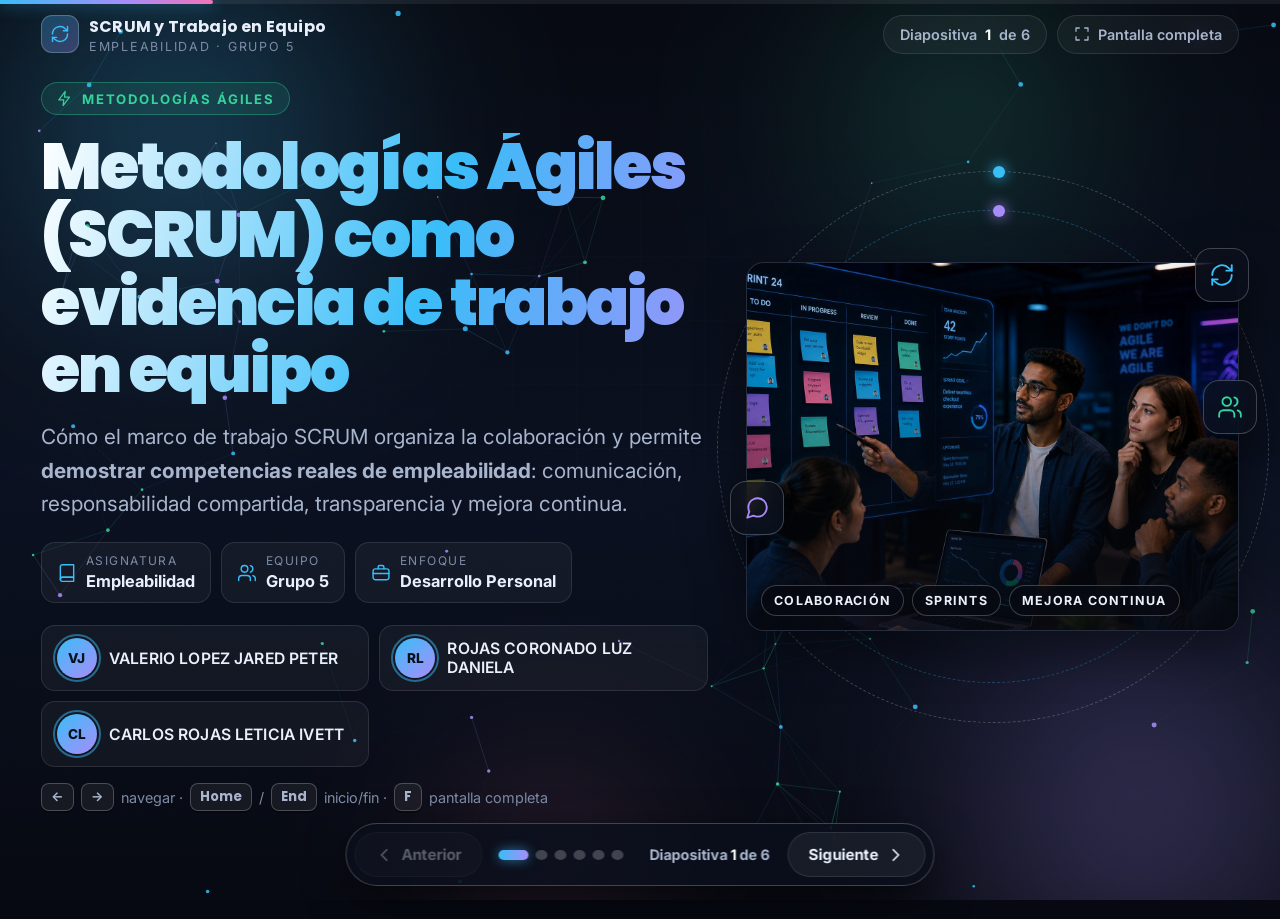
<file: assets/empleabilidad/scrum/index.html>
<!DOCTYPE html>
<html lang="es">
<head>
<meta charset="UTF-8">
<meta name="viewport" content="width=device-width, initial-scale=1.0, viewport-fit=cover">
<meta name="description" content="Presentación interactiva: Metodologías Ágiles (SCRUM) como evidencia de trabajo en equipo — Empleabilidad, Grupo 5.">
<title>SCRUM como evidencia de trabajo en equipo | Grupo 5</title>
<link rel="preconnect" href="https://fonts.googleapis.com">
<link rel="preconnect" href="https://fonts.gstatic.com" crossorigin>
<link href="https://fonts.googleapis.com/css2?family=Inter:wght@400;500;600;700;800&family=Poppins:wght@500;600;700;800;900&display=swap" rel="stylesheet">
<style>
/* ============================================================
   1. VARIABLES
   ============================================================ */
:root{
  --bg:#060911;
  --bg-2:#0b1120;
  --panel:rgba(255,255,255,.045);
  --panel-2:rgba(255,255,255,.07);
  --stroke:rgba(255,255,255,.10);
  --stroke-strong:rgba(255,255,255,.22);
  --txt:#eaf0fb;
  --txt-soft:#a7b4cc;
  --txt-dim:#7c8aa5;
  --cyan:#38bdf8;
  --violet:#a78bfa;
  --green:#34d399;
  --amber:#fbbf24;
  --pink:#f472b6;
  --radius:18px;
  --radius-sm:12px;
  --shadow:0 18px 50px rgba(0,0,0,.45);
  --ease:cubic-bezier(.22,.61,.36,1);
  --pad:clamp(16px,3.2vw,52px);
  --font:'Inter','Segoe UI',Roboto,Helvetica,Arial,sans-serif;
  --font-head:'Poppins','Montserrat','Inter','Segoe UI',Roboto,Arial,sans-serif;
  --fs-body:clamp(1rem,1.15vw + .55rem,1.2rem);
  --fs-small:clamp(.9rem,.9vw + .5rem,1.05rem);
}

/* ============================================================
   2. RESET / BASE
   ============================================================ */
*,*::before,*::after{box-sizing:border-box}
html,body{height:100%}
body{
  margin:0;
  font-family:var(--font);
  font-size:var(--fs-body);
  color:var(--txt);
  background:var(--bg);
  overflow-x:hidden;
  -webkit-font-smoothing:antialiased;
  text-rendering:optimizeLegibility;
}
h1,h2,h3,h4,p,ul,ol{margin:0}
h1,h2,h3,h4{font-family:var(--font-head)}
ul{list-style:none;padding:0}
button{font-family:inherit;color:inherit;border:0;background:none;cursor:pointer}
img{max-width:100%;display:block}
:focus-visible{outline:2px solid var(--cyan);outline-offset:3px;border-radius:8px}

/* Fondo tecnológico animado e interactivo */
.bg-fx{position:fixed;inset:0;z-index:0;pointer-events:none;overflow:hidden;background:linear-gradient(180deg,#060911 0%,#0a1020 55%,#060911 100%)}
.bg-fx::after{
  content:"";position:absolute;inset:-64px;opacity:.28;
  background-image:
    linear-gradient(rgba(255,255,255,.05) 1px,transparent 1px),
    linear-gradient(90deg,rgba(255,255,255,.05) 1px,transparent 1px);
  background-size:64px 64px;
  -webkit-mask-image:radial-gradient(circle at 50% 40%,#000 0%,transparent 78%);
  mask-image:radial-gradient(circle at 50% 40%,#000 0%,transparent 78%);
  animation:gridMove 12s linear infinite;
}
@keyframes gridMove{to{transform:translate(64px,64px)}}
.orb{position:absolute;border-radius:50%;filter:blur(70px);opacity:.55;will-change:transform;mix-blend-mode:screen}
.orb--1{width:48vw;height:48vw;left:-10vw;top:-14vw;background:radial-gradient(circle,rgba(56,189,248,.55),transparent 65%);animation:orbA 22s ease-in-out infinite}
.orb--2{width:46vw;height:46vw;right:-12vw;bottom:-16vw;background:radial-gradient(circle,rgba(167,139,250,.55),transparent 65%);animation:orbB 26s ease-in-out infinite}
.orb--3{width:34vw;height:34vw;right:8vw;top:-8vw;background:radial-gradient(circle,rgba(52,211,153,.4),transparent 65%);animation:orbC 30s ease-in-out infinite}
.orb--4{width:26vw;height:26vw;left:30vw;bottom:-10vw;background:radial-gradient(circle,rgba(244,114,182,.35),transparent 65%);animation:orbA 34s ease-in-out infinite reverse}
@keyframes orbA{0%,100%{transform:translate(0,0) scale(1)}33%{transform:translate(12vw,10vh) scale(1.15)}66%{transform:translate(4vw,22vh) scale(.92)}}
@keyframes orbB{0%,100%{transform:translate(0,0) scale(1)}33%{transform:translate(-14vw,-8vh) scale(1.1)}66%{transform:translate(-6vw,-20vh) scale(.95)}}
@keyframes orbC{0%,100%{transform:translate(0,0)}50%{transform:translate(-18vw,16vh) scale(1.2)}}
#particles{position:absolute;inset:0;width:100%;height:100%}

/* ============================================================
   3. LAYOUT DE LA APP
   ============================================================ */
.app{position:relative;z-index:1;min-height:100dvh;display:flex;flex-direction:column}

/* Barra de progreso superior */
.progress{position:fixed;top:0;left:0;right:0;height:4px;background:rgba(255,255,255,.07);z-index:40}
.progress__bar{
  height:100%;width:16.66%;border-radius:0 4px 4px 0;
  background:linear-gradient(90deg,var(--cyan),var(--violet) 60%,var(--pink));
  box-shadow:0 0 16px rgba(56,189,248,.65);
  transition:width .5s var(--ease);
}

/* Cabecera */
.topbar{
  display:flex;align-items:center;justify-content:space-between;gap:12px;
  padding:14px var(--pad) 6px;
}
.brand{display:flex;align-items:center;gap:10px;min-width:0}
.brand__logo{
  width:38px;height:38px;flex:none;border-radius:11px;display:grid;place-items:center;
  background:linear-gradient(140deg,rgba(56,189,248,.28),rgba(167,139,250,.28));
  border:1px solid var(--stroke-strong);
}
.brand__logo svg{width:20px;height:20px;color:var(--cyan)}
.brand__txt{min-width:0}
.brand__t{font-family:var(--font-head);font-size:1rem;font-weight:700;letter-spacing:.2px;white-space:nowrap;overflow:hidden;text-overflow:ellipsis}
.brand__s{font-size:.78rem;color:var(--txt-dim);letter-spacing:.14em;text-transform:uppercase}
.brand__logo svg{animation:spinSlow 12s linear infinite}
.topbar__actions{display:flex;align-items:center;gap:10px;flex:none}

.pill{
  display:inline-flex;align-items:center;gap:8px;
  padding:10px 16px;border-radius:999px;font-size:.9rem;font-weight:600;
  background:var(--panel);border:1px solid var(--stroke);color:var(--txt-soft);
  backdrop-filter:blur(10px);-webkit-backdrop-filter:blur(10px);
  transition:all .25s var(--ease);white-space:nowrap;
}
button.pill:hover{background:var(--panel-2);border-color:var(--stroke-strong);color:#fff;transform:translateY(-1px)}
.pill svg{width:16px;height:16px}
.pill strong{color:#fff}

/* ============================================================
   4. DIAPOSITIVAS
   ============================================================ */
.deck{flex:1;position:relative;display:flex}
.slide{
  display:none;width:100%;
  padding:clamp(10px,2vw,22px) var(--pad) clamp(96px,12vh,120px);
  animation:slideIn .55s var(--ease) both;
}
.slide.is-active{display:block}
.slide.is-active.dir-next{animation-name:slideInRight}
.slide.is-active.dir-prev{animation-name:slideInLeft}
.slide.is-leaving{display:block;position:absolute;inset:0;pointer-events:none;animation:slideOut .42s var(--ease) both}
.slide.is-leaving.dir-prev{animation-name:slideOutRight}
.slide__inner{max-width:1240px;margin:0 auto;width:100%}

@keyframes slideIn{from{opacity:0;transform:translateY(26px) scale(.995)}to{opacity:1;transform:none}}
@keyframes slideInRight{from{opacity:0;transform:translateX(80px) scale(.97);filter:blur(8px)}to{opacity:1;transform:none;filter:blur(0)}}
@keyframes slideInLeft{from{opacity:0;transform:translateX(-80px) scale(.97);filter:blur(8px)}to{opacity:1;transform:none;filter:blur(0)}}
@keyframes slideOut{from{opacity:1;transform:none}to{opacity:0;transform:translateX(-70px) scale(.96);filter:blur(8px)}}
@keyframes slideOutRight{from{opacity:1;transform:none}to{opacity:0;transform:translateX(70px) scale(.96);filter:blur(8px)}}
@keyframes shimmer{0%{background-position:0% 50%}100%{background-position:200% 50%}}
@keyframes spinSlow{to{transform:rotate(360deg)}}
@keyframes popIn{from{opacity:0;transform:scale(.5)}to{opacity:1;transform:scale(1)}}
@keyframes glowPulse{0%,100%{box-shadow:0 0 0 0 rgba(56,189,248,.4)}50%{box-shadow:0 0 0 14px rgba(56,189,248,0)}}
@keyframes rise{from{opacity:0;transform:translateY(24px)}to{opacity:1;transform:none}}
@keyframes fadeIn{from{opacity:0}to{opacity:1}}
@keyframes pulseRing{0%{transform:scale(.9);opacity:.75}70%{transform:scale(1.5);opacity:0}100%{opacity:0}}
@keyframes floaty{0%,100%{transform:translateY(0)}50%{transform:translateY(-9px)}}
@keyframes dash{to{stroke-dashoffset:-200}}

.slide.is-active .anim{animation:rise .6s var(--ease) both}
.slide.is-active .anim:nth-child(1){animation-delay:.05s}
.slide.is-active .anim:nth-child(2){animation-delay:.12s}
.slide.is-active .anim:nth-child(3){animation-delay:.19s}
.slide.is-active .anim:nth-child(4){animation-delay:.26s}
.slide.is-active .anim:nth-child(5){animation-delay:.33s}
.slide.is-active .anim:nth-child(6){animation-delay:.40s}

/* Encabezado de diapositiva */
.shead{display:flex;align-items:flex-start;gap:14px;margin-bottom:clamp(14px,2.4vh,26px)}
.shead__num{
  font-size:.85rem;font-weight:800;letter-spacing:.16em;color:var(--cyan);
  border:1px solid rgba(56,189,248,.35);background:rgba(56,189,248,.10);
  padding:7px 13px;border-radius:999px;flex:none;margin-top:8px;animation:glowPulse 2.6s ease-out infinite;
}
.shead h2{font-size:clamp(1.7rem,3.6vw,2.7rem);font-weight:800;line-height:1.12;letter-spacing:-.02em}
.shead p{color:var(--txt-soft);font-size:var(--fs-body);margin-top:8px;max-width:72ch;line-height:1.55}

/* Tarjetas genéricas */
.card{
  background:var(--panel);border:1px solid var(--stroke);border-radius:var(--radius);
  padding:clamp(14px,2vw,22px);backdrop-filter:blur(14px);-webkit-backdrop-filter:blur(14px);
  box-shadow:var(--shadow);transition:transform .3s var(--ease),border-color .3s var(--ease),background .3s var(--ease);
  position:relative;overflow:hidden;
}
.card:hover{transform:translateY(-6px) scale(1.01);border-color:var(--stroke-strong);background:var(--panel-2)}
.card::after{
  content:"";position:absolute;inset:0;pointer-events:none;opacity:0;transition:opacity .35s;
  background:radial-gradient(420px circle at var(--mx,50%) var(--my,50%),rgba(255,255,255,.08),transparent 45%);
}
.card:hover::after{opacity:1}
.card__ico{
  width:50px;height:50px;border-radius:14px;display:grid;place-items:center;margin-bottom:12px;
  border:1px solid var(--stroke-strong);background:rgba(255,255,255,.06);transition:transform .35s var(--ease);
}
.card:hover .card__ico{transform:rotate(-8deg) scale(1.1)}
.card__ico svg{width:25px;height:25px}
.card h3{font-size:clamp(1.1rem,1.4vw,1.3rem);font-weight:700;margin-bottom:8px}
.card p{color:var(--txt-soft);font-size:var(--fs-small);line-height:1.6}
.grid{display:grid;gap:clamp(12px,1.6vw,18px)}
.g2{grid-template-columns:repeat(2,minmax(0,1fr))}
.g3{grid-template-columns:repeat(3,minmax(0,1fr))}

/* Listas con check */
.ticks li{display:flex;gap:11px;align-items:flex-start;padding:7px 0;font-size:var(--fs-small);color:var(--txt-soft);line-height:1.5;transition:transform .25s var(--ease)}
.ticks li:hover{transform:translateX(5px);color:#fff}
.ticks li svg{width:20px;height:20px;flex:none;margin-top:3px;transition:transform .3s var(--ease)}
.ticks li:hover svg{transform:scale(1.25) rotate(8deg)}
.slide.is-active .ticks li{animation:rise .5s var(--ease) both}
.slide.is-active .ticks li:nth-child(1){animation-delay:.30s}
.slide.is-active .ticks li:nth-child(2){animation-delay:.38s}
.slide.is-active .ticks li:nth-child(3){animation-delay:.46s}
.slide.is-active .ticks li:nth-child(4){animation-delay:.54s}
.slide.is-active .ticks li:nth-child(5){animation-delay:.62s}
.slide.is-active .ticks li:nth-child(6){animation-delay:.70s}

/* Frase clave */
.keyline{
  margin-top:clamp(14px,2.4vh,22px);padding:16px 20px;border-radius:var(--radius);
  border:1px solid rgba(56,189,248,.28);
  background:linear-gradient(100deg,rgba(56,189,248,.12),rgba(167,139,250,.12));
  display:flex;gap:13px;align-items:center;
}
.keyline{background-size:200% 200%;animation:shimmer 8s linear infinite}
.keyline svg{width:30px;height:30px;flex:none;color:var(--cyan);animation:floaty 3s ease-in-out infinite}
.keyline p{font-size:clamp(1rem,1.7vw,1.25rem);font-weight:600;line-height:1.5}

/* Media con fallback */
.media{position:relative;border-radius:var(--radius);overflow:hidden;border:1px solid var(--stroke);min-height:150px;background:#0c1426}
.media img{width:100%;height:100%;object-fit:cover;position:relative;z-index:2}
.media__ph{
  position:absolute;inset:0;z-index:1;display:grid;place-items:center;
  background:linear-gradient(140deg,rgba(56,189,248,.22),rgba(167,139,250,.20),rgba(52,211,153,.16));
}
.media__ph svg{width:52%;max-width:170px;height:auto;color:rgba(255,255,255,.55)}

/* ============================================================
   5. DIAPOSITIVA 1 — PORTADA
   ============================================================ */
.cover{display:grid;grid-template-columns:1.15fr .85fr;gap:clamp(18px,3vw,40px);align-items:center;min-height:min(70vh,640px)}
.cover__tag{
  display:inline-flex;align-items:center;gap:9px;padding:7px 14px;border-radius:999px;
  border:1px solid rgba(52,211,153,.35);background:rgba(52,211,153,.10);
  font-size:.82rem;font-weight:700;letter-spacing:.14em;text-transform:uppercase;color:var(--green);
}
.cover__tag svg{width:17px;height:17px;animation:floaty 2.5s ease-in-out infinite}
.cover h1{
  font-size:clamp(2.1rem,5.6vw,4rem);font-weight:900;line-height:1.06;letter-spacing:-.03em;margin:18px 0 16px;
  background:linear-gradient(105deg,#fff 0%,var(--cyan) 30%,var(--violet) 55%,#fff 80%,var(--cyan) 100%);
  background-size:200% auto;
  -webkit-background-clip:text;background-clip:text;color:transparent;
  animation:shimmer 7s linear infinite;
}
.cover__sub{color:var(--txt-soft);font-size:clamp(1.05rem,1.9vw,1.3rem);line-height:1.6;max-width:56ch}
.cover__meta{display:flex;flex-wrap:wrap;gap:10px;margin:22px 0}
.meta-chip{
  display:flex;align-items:center;gap:9px;padding:10px 15px;border-radius:14px;
  background:var(--panel);border:1px solid var(--stroke);backdrop-filter:blur(10px);
}
.meta-chip{transition:transform .3s var(--ease),border-color .3s}
.meta-chip:hover{transform:translateY(-3px);border-color:rgba(56,189,248,.45)}
.meta-chip svg{width:20px;height:20px;color:var(--cyan)}
.meta-chip span{font-size:.75rem;letter-spacing:.12em;text-transform:uppercase;color:var(--txt-dim);display:block}
.meta-chip strong{font-size:1.02rem;font-weight:700}
.team{display:grid;gap:10px;grid-template-columns:repeat(auto-fit,minmax(250px,1fr))}
.team li{
  display:flex;align-items:center;gap:12px;padding:12px 15px;border-radius:14px;
  background:var(--panel);border:1px solid var(--stroke);transition:all .28s var(--ease);
}
.team li:hover{border-color:rgba(56,189,248,.45);transform:translateX(6px);background:var(--panel-2)}
.slide.is-active .team li{animation:rise .55s var(--ease) both}
.slide.is-active .team li:nth-child(1){animation-delay:.45s}
.slide.is-active .team li:nth-child(2){animation-delay:.58s}
.slide.is-active .team li:nth-child(3){animation-delay:.71s}
.team .av{
  width:40px;height:40px;flex:none;border-radius:50%;display:grid;place-items:center;font-size:.85rem;font-weight:800;color:#061018;
  background:linear-gradient(140deg,var(--cyan),var(--violet));position:relative;
}
.team .av::after{content:"";position:absolute;inset:-4px;border-radius:50%;border:2px solid rgba(56,189,248,.5);animation:pulseRing 2.4s ease-out infinite}
.team li:nth-child(2) .av::after{animation-delay:.8s}
.team li:nth-child(3) .av::after{animation-delay:1.6s}
.team span{font-size:.98rem;font-weight:600;letter-spacing:.01em}

.cover__art{position:relative;display:grid;place-items:center;animation:floaty 7s ease-in-out infinite;perspective:1000px}
.cover__art .halo{position:absolute;width:86%;aspect-ratio:1;border-radius:50%;background:radial-gradient(circle,rgba(56,189,248,.32),transparent 66%);filter:blur(22px);animation:pulseHalo 5s ease-in-out infinite}
@keyframes pulseHalo{0%,100%{transform:scale(1);opacity:.7}50%{transform:scale(1.15);opacity:1}}
.cover__art .ring{position:absolute;border-radius:50%;border:1px dashed rgba(255,255,255,.22);pointer-events:none}
.cover__art .ring--a{width:112%;aspect-ratio:1;animation:spinSlow 40s linear infinite}
.cover__art .ring--b{width:96%;aspect-ratio:1;border-color:rgba(56,189,248,.3);animation:spinSlow 28s linear infinite reverse}
.cover__art .ring i{position:absolute;top:-6px;left:50%;width:12px;height:12px;border-radius:50%;background:var(--cyan);box-shadow:0 0 14px var(--cyan)}
.cover__art .ring--b i{background:var(--violet);box-shadow:0 0 14px var(--violet)}
.cover__art .media{width:100%;aspect-ratio:4/3;box-shadow:var(--shadow);transition:transform .2s ease-out;transform-style:preserve-3d}
.float-ico{
  position:absolute;z-index:5;width:54px;height:54px;border-radius:16px;display:grid;place-items:center;
  background:rgba(10,15,28,.8);border:1px solid var(--stroke-strong);backdrop-filter:blur(10px);box-shadow:var(--shadow);
}
.float-ico svg{width:26px;height:26px}
.float-ico--1{top:-14px;right:-10px;color:var(--cyan);animation:floaty 4s ease-in-out infinite}
.float-ico--2{bottom:26%;left:-16px;color:var(--violet);animation:floaty 5s ease-in-out infinite 1s}
.float-ico--3{top:32%;right:-18px;color:var(--green);animation:floaty 4.5s ease-in-out infinite .5s}
.cover__art .media::after{content:"";position:absolute;inset:0;z-index:3;background:linear-gradient(180deg,transparent 40%,rgba(6,9,17,.72))}
.cover__badge{
  position:absolute;z-index:4;bottom:14px;left:14px;right:14px;display:flex;gap:8px;flex-wrap:wrap;
}
.cover__badge b{
  font-size:.78rem;letter-spacing:.1em;text-transform:uppercase;padding:7px 12px;border-radius:999px;
  background:rgba(6,9,17,.72);border:1px solid var(--stroke-strong);backdrop-filter:blur(8px);color:var(--txt);
}

/* ============================================================
   6. DIAPOSITIVA 2 — COMPARATIVA
   ============================================================ */
.vs{display:grid;grid-template-columns:1fr auto 1fr;gap:clamp(12px,2vw,20px);align-items:stretch}
.vs__col{border-radius:var(--radius);padding:clamp(15px,2vw,24px);border:1px solid var(--stroke);backdrop-filter:blur(14px);box-shadow:var(--shadow)}
.vs__col--agile{background:linear-gradient(165deg,rgba(52,211,153,.14),rgba(56,189,248,.07));border-color:rgba(52,211,153,.30)}
.vs__col--trad{background:linear-gradient(165deg,rgba(148,163,184,.12),rgba(255,255,255,.03));border-color:rgba(148,163,184,.25)}
.vs__head{display:flex;align-items:center;gap:12px;margin-bottom:14px;padding-bottom:13px;border-bottom:1px solid var(--stroke)}
.vs__col{transition:transform .35s var(--ease),box-shadow .35s}
.vs__col:hover{transform:translateY(-5px)}
.vs__col--agile:hover{box-shadow:0 22px 50px rgba(52,211,153,.18)}
.vs__head svg{width:32px;height:32px;animation:floaty 3.5s ease-in-out infinite}
.vs__head h3{font-size:clamp(1.2rem,2.1vw,1.5rem);font-weight:800}
.vs__head small{display:block;font-size:.8rem;letter-spacing:.12em;text-transform:uppercase;color:var(--txt-dim);margin-top:3px}
.vs__mid{display:grid;place-items:center}
.vs__mid span{
  width:56px;height:56px;border-radius:50%;display:grid;place-items:center;font-weight:900;font-size:.95rem;font-family:var(--font-head);
  background:rgba(255,255,255,.07);border:1px solid var(--stroke-strong);color:#fff;animation:glowPulse 2.4s ease-out infinite;
}
.vs__mid i{display:block;width:1px;flex:1;background:linear-gradient(180deg,transparent,var(--stroke-strong),transparent)}

/* ============================================================
   7. DIAPOSITIVA 3 — ROLES
   ============================================================ */
.roles{display:grid;grid-template-columns:1fr 1fr 1fr;gap:clamp(12px,1.6vw,18px)}
.role{border-radius:var(--radius);padding:clamp(14px,1.8vw,20px);border:1px solid var(--stroke);background:var(--panel);backdrop-filter:blur(14px);transition:all .3s var(--ease);box-shadow:var(--shadow)}
.role:hover{transform:translateY(-6px)}
.role--po:hover{border-color:rgba(56,189,248,.5);box-shadow:0 18px 44px rgba(56,189,248,.16)}
.role--sm:hover{border-color:rgba(167,139,250,.5);box-shadow:0 18px 44px rgba(167,139,250,.16)}
.role--dev:hover{border-color:rgba(52,211,153,.5);box-shadow:0 18px 44px rgba(52,211,153,.16)}
.role__top{display:flex;align-items:center;gap:11px;margin-bottom:12px}
.role__ico{width:44px;height:44px;border-radius:13px;display:grid;place-items:center;flex:none;border:1px solid var(--stroke-strong)}
.role--po .role__ico{background:rgba(56,189,248,.14);color:var(--cyan)}
.role--sm .role__ico{background:rgba(167,139,250,.14);color:var(--violet)}
.role--dev .role__ico{background:rgba(52,211,153,.14);color:var(--green)}
.role__ico{transition:transform .35s var(--ease)}
.role:hover .role__ico{transform:rotate(-10deg) scale(1.12)}
.role__ico svg{width:25px;height:25px}
.role h3{font-size:clamp(1.15rem,1.5vw,1.35rem);font-weight:800}
.role__top small{font-size:.78rem;letter-spacing:.13em;text-transform:uppercase;color:var(--txt-dim)}
.slide.is-active .role{animation:rise .6s var(--ease) both}
.slide.is-active .role:nth-child(1){animation-delay:.15s}
.slide.is-active .role:nth-child(2){animation-delay:.28s}
.slide.is-active .role:nth-child(3){animation-delay:.41s}

.triad{margin-top:clamp(14px,2.2vh,22px);display:grid;grid-template-columns:.9fr 1.1fr;gap:clamp(14px,2vw,24px);align-items:center}
.triad__svg{width:100%;height:auto;max-height:320px}
.triad__svg .link{stroke:rgba(255,255,255,.32);stroke-width:1.8;stroke-dasharray:7 7;animation:dash 9s linear infinite}
.triad__svg text{font-family:var(--font-head);fill:#fff}
.triad__svg .node{transform-box:fill-box;transform-origin:center;animation:floaty 4s ease-in-out infinite}
.triad__svg .node:nth-of-type(2){animation-delay:1.3s}
.triad__svg .node:nth-of-type(3){animation-delay:2.6s}
.triad__svg .core{transform-box:fill-box;transform-origin:center;animation:pulseHalo 4s ease-in-out infinite}
.triad__svg .pulse{transform-box:fill-box;transform-origin:center;animation:pulseRing 2.8s ease-out infinite;fill:none;stroke-width:1.5}

/* ============================================================
   8. DIAPOSITIVA 4 — EVENTOS (DIAGRAMA INTERACTIVO)
   ============================================================ */
.events{display:grid;grid-template-columns:minmax(230px,300px) 1fr;gap:clamp(14px,2vw,24px);align-items:start}
.flow{display:flex;flex-direction:column;gap:6px}
.flow__node{
  width:100%;display:flex;align-items:center;gap:12px;text-align:left;
  padding:12px 14px;border-radius:14px;border:1px solid var(--stroke);
  background:var(--panel);backdrop-filter:blur(10px);transition:all .28s var(--ease);position:relative;
}
.flow__node:hover{background:var(--panel-2);border-color:var(--stroke-strong);transform:translateX(4px)}
.flow__node[aria-selected="true"]{
  border-color:rgba(56,189,248,.65);
  background:linear-gradient(100deg,rgba(56,189,248,.20),rgba(167,139,250,.14));
  box-shadow:0 10px 30px rgba(56,189,248,.18);
}
.flow__node[aria-selected="true"] .flow__ico{background:linear-gradient(140deg,var(--cyan),var(--violet));color:#061018;border-color:transparent}
.flow__node[aria-selected="true"]::before{
  content:"";position:absolute;inset:-1px;border-radius:inherit;pointer-events:none;
  border:1px solid rgba(56,189,248,.6);animation:glowPulse 2s ease-out infinite;
}
.flow__ico{width:42px;height:42px;flex:none;border-radius:12px;display:grid;place-items:center;border:1px solid var(--stroke-strong);background:rgba(255,255,255,.05);color:var(--cyan);transition:transform .3s var(--ease)}
.flow__node:hover .flow__ico{transform:scale(1.1) rotate(-6deg)}
.flow__ico svg{width:21px;height:21px}
.flow__txt b{display:block;font-size:1rem;font-weight:700}
.flow__txt small{font-size:.8rem;color:var(--txt-dim)}
.flow__arrow{display:grid;place-items:center;height:20px;color:rgba(255,255,255,.35)}
.flow__arrow svg{width:18px;height:18px;animation:arrowBob 1.6s ease-in-out infinite}
@keyframes arrowBob{0%,100%{transform:translateY(-2px);opacity:.5}50%{transform:translateY(3px);opacity:1}}
.slide.is-active .flow__node{animation:rise .5s var(--ease) both}
.slide.is-active .flow__node:nth-of-type(1){animation-delay:.15s}
.slide.is-active .flow__node:nth-of-type(2){animation-delay:.25s}
.slide.is-active .flow__node:nth-of-type(3){animation-delay:.35s}
.slide.is-active .flow__node:nth-of-type(4){animation-delay:.45s}
.slide.is-active .flow__node:nth-of-type(5){animation-delay:.55s}
.flow__loop{
  display:flex;align-items:center;justify-content:center;gap:8px;margin-top:4px;padding:11px;border-radius:12px;
  border:1px dashed rgba(52,211,153,.4);color:var(--green);font-size:.85rem;font-weight:700;letter-spacing:.08em;text-transform:uppercase;
  background:rgba(52,211,153,.07);
}
.flow__loop svg{width:17px;height:17px;animation:spinSlow 4s linear infinite}

.detail{border-radius:var(--radius);border:1px solid var(--stroke);background:var(--panel);padding:clamp(18px,2.4vw,30px);backdrop-filter:blur(14px);box-shadow:var(--shadow);min-height:100%}
.detail__head{display:flex;flex-wrap:wrap;align-items:center;gap:12px;margin-bottom:8px}
.detail__head h3{font-size:clamp(1.35rem,2.6vw,1.9rem);font-weight:800}
.detail__lead{color:var(--txt-soft);font-size:var(--fs-body);line-height:1.6;max-width:62ch}
.tag{font-size:.78rem;font-weight:800;letter-spacing:.12em;text-transform:uppercase;padding:6px 12px;border-radius:999px;background:rgba(56,189,248,.14);border:1px solid rgba(56,189,248,.34);color:var(--cyan)}
.detail__grid{display:grid;grid-template-columns:1fr 1fr;gap:12px;margin-top:18px}
.dbox{padding:16px;border-radius:var(--radius-sm);background:rgba(255,255,255,.04);border:1px solid var(--stroke);animation:rise .45s var(--ease) both;transition:transform .3s var(--ease)}
.dbox:hover{transform:translateY(-3px)}
.dbox:nth-child(2){animation-delay:.08s}
.dbox:nth-child(3){animation-delay:.16s}
.dbox h4{display:flex;align-items:center;gap:8px;font-size:.8rem;letter-spacing:.13em;text-transform:uppercase;color:var(--txt-dim);margin-bottom:8px;font-weight:700}
.dbox h4 svg{width:18px;height:18px;color:var(--violet)}
.dbox p{font-size:var(--fs-small);color:var(--txt-soft);line-height:1.6}
.chips{display:flex;flex-wrap:wrap;gap:8px;margin-top:16px}
.chips b{font-size:.85rem;font-weight:700;padding:7px 13px;border-radius:999px;background:rgba(52,211,153,.10);border:1px solid rgba(52,211,153,.3);color:var(--green);animation:popIn .4s var(--ease) both}
.chips b:nth-child(2){animation-delay:.1s}
.chips b:nth-child(3){animation-delay:.2s}
.fade-swap{animation:fadeIn .38s var(--ease) both}

/* ============================================================
   9. DIAPOSITIVA 5 — COMPETENCIAS
   ============================================================ */
.comp{position:relative}
.comp::after{content:"";position:absolute;inset:auto 0 0 0;height:1px}
.comp .card::before{
  content:"";position:absolute;top:0;left:0;right:0;height:2px;transform:scaleX(0);transform-origin:left;
  background:linear-gradient(90deg,var(--cyan),var(--violet));transition:transform .45s var(--ease);
}
.comp .card:hover::before{transform:scaleX(1)}
.comp .card:hover .card__ico{animation:floaty 2.4s ease-in-out infinite}
.slide.is-active .comp-grid .card{animation:popIn .55s var(--ease) both}
.slide.is-active .comp-grid .card:nth-child(1){animation-delay:.15s}
.slide.is-active .comp-grid .card:nth-child(2){animation-delay:.25s}
.slide.is-active .comp-grid .card:nth-child(3){animation-delay:.35s}
.slide.is-active .comp-grid .card:nth-child(4){animation-delay:.45s}
.slide.is-active .comp-grid .card:nth-child(5){animation-delay:.55s}
.slide.is-active .comp-grid .card:nth-child(6){animation-delay:.65s}

/* ============================================================
   10. DIAPOSITIVA 6 — CONCLUSIONES
   ============================================================ */
.concl li{
  display:flex;gap:13px;align-items:flex-start;padding:13px 15px;border-radius:var(--radius-sm);
  background:var(--panel);border:1px solid var(--stroke);margin-bottom:9px;transition:all .28s var(--ease);
}
.concl li:hover{border-color:rgba(56,189,248,.4);transform:translateX(6px)}
.slide.is-active .concl li{animation:rise .5s var(--ease) both}
.slide.is-active .concl li:nth-child(1){animation-delay:.25s}
.slide.is-active .concl li:nth-child(2){animation-delay:.35s}
.slide.is-active .concl li:nth-child(3){animation-delay:.45s}
.slide.is-active .concl li:nth-child(4){animation-delay:.55s}
.slide.is-active .concl li:nth-child(5){animation-delay:.65s}
.concl .n{
  width:32px;height:32px;flex:none;border-radius:10px;display:grid;place-items:center;font-size:.9rem;font-weight:800;color:#061018;
  background:linear-gradient(140deg,var(--cyan),var(--violet));font-family:var(--font-head);
}
.concl p{font-size:var(--fs-small);line-height:1.55;color:var(--txt-soft)}
.concl strong{color:#fff}
.refs li{padding:12px 0;border-bottom:1px dashed var(--stroke);font-size:clamp(.9rem,.85vw + .5rem,1rem);color:var(--txt-soft);line-height:1.65}
.refs li:last-child{border-bottom:0}
.refs a{color:var(--cyan);text-decoration:none;border-bottom:1px solid rgba(56,189,248,.35);word-break:break-word}
.refs a:hover{color:#fff;border-color:#fff}
.refs b{color:#fff;font-weight:600}
.thanks{
  margin-top:clamp(14px,2.4vh,22px);text-align:center;padding:22px;border-radius:var(--radius);
  border:1px solid rgba(167,139,250,.3);background:linear-gradient(100deg,rgba(167,139,250,.12),rgba(56,189,248,.10));
}
.thanks{background-size:200% 200%;animation:shimmer 8s linear infinite}
.thanks h3{font-size:clamp(1.4rem,2.8vw,2rem);font-weight:900;letter-spacing:-.02em}
.thanks p{color:var(--txt-soft);font-size:var(--fs-small);margin-top:8px}

/* ============================================================
   11. NAVEGACIÓN INFERIOR
   ============================================================ */
.navbar{
  position:fixed;left:50%;transform:translateX(-50%);bottom:max(14px,env(safe-area-inset-bottom));z-index:35;
  display:flex;align-items:center;gap:8px;padding:8px;border-radius:999px;
  background:rgba(10,15,28,.78);border:1px solid var(--stroke-strong);
  backdrop-filter:blur(16px);-webkit-backdrop-filter:blur(16px);box-shadow:0 14px 42px rgba(0,0,0,.55);
  max-width:calc(100vw - 20px);
}
.nav-btn{
  display:inline-flex;align-items:center;gap:8px;padding:12px 20px;border-radius:999px;font-size:.95rem;font-weight:700;
  background:rgba(255,255,255,.06);border:1px solid var(--stroke);transition:all .25s var(--ease);
}
.nav-btn:hover:not(:disabled){background:linear-gradient(100deg,rgba(56,189,248,.28),rgba(167,139,250,.28));border-color:var(--stroke-strong);transform:translateY(-2px)}
.nav-btn:hover:not(:disabled) svg{animation:nudge .6s var(--ease) infinite alternate}
@keyframes nudge{to{transform:translateX(3px)}}
#prevBtn:hover:not(:disabled) svg{animation-name:nudgeL}
@keyframes nudgeL{to{transform:translateX(-3px)}}
.nav-btn:disabled{opacity:.34;cursor:not-allowed}
.nav-btn svg{width:18px;height:18px}
.dots{display:flex;align-items:center;gap:7px;padding:0 8px}
.dot{width:10px;height:10px;border-radius:50%;background:rgba(255,255,255,.22);transition:all .3s var(--ease);position:relative}
.dot:hover{background:rgba(255,255,255,.5);transform:scale(1.25)}
.dot[aria-current="true"]{width:30px;border-radius:999px;background:linear-gradient(90deg,var(--cyan),var(--violet));box-shadow:0 0 12px rgba(56,189,248,.6)}
.counter{font-size:.9rem;font-weight:700;color:var(--txt-soft);padding:0 10px;white-space:nowrap}
.counter strong{color:#fff}

.sr-only{position:absolute;width:1px;height:1px;padding:0;margin:-1px;overflow:hidden;clip:rect(0 0 0 0);white-space:nowrap;border:0}

/* ============================================================
   12. RESPONSIVE
   ============================================================ */
@media (max-width:1024px){
  .cover{grid-template-columns:1fr;min-height:0}
  .cover__art{order:-1;max-width:520px;margin:0 auto}
  .triad{grid-template-columns:1fr}
  .events{grid-template-columns:1fr}
  .flow{flex-direction:row;flex-wrap:wrap;gap:8px}
  .flow__node{width:auto;flex:1 1 170px}
  .flow__arrow{display:none}
  .flow__loop{flex:1 1 100%}
}
@media (max-width:820px){
  .roles{grid-template-columns:1fr}
  .g3{grid-template-columns:repeat(2,minmax(0,1fr))}
  .vs{grid-template-columns:1fr}
  .vs__mid{padding:2px 0}
  .vs__mid span{transform:rotate(90deg)}
}
@media (max-width:640px){
  .float-ico{width:42px;height:42px}
  .float-ico svg{width:20px;height:20px}
  .float-ico--2{left:-6px}
  .float-ico--3{right:-6px}
  .cover__art .ring{display:none}
  .orb{filter:blur(50px)}
  .g2,.g3,.detail__grid{grid-template-columns:1fr}
  .brand__txt{display:none}
  .counter{display:none}
  .nav-btn{padding:10px 13px}
  .nav-btn span{display:none}
  .slide{padding-bottom:110px}
  .team{grid-template-columns:1fr}
  .topbar{padding:12px 16px 4px}
}
@media (max-width:420px){
  .dots{display:none}
  .flow__node{flex:1 1 100%}
}
@media (prefers-reduced-motion:reduce){
  *,*::before,*::after{animation-duration:.001ms!important;animation-iteration-count:1!important;transition-duration:.001ms!important}
}
@media print{.navbar,.topbar,.progress{display:none}.slide{display:block!important;page-break-after:always}}

/* ============================================================
   13. REFINAMIENTOS VISUALES (acabado premium)
   ============================================================ */
/* Grano fino tipo cine: look más táctil y cinematográfico */
.grain{
  position:fixed;inset:0;z-index:3;pointer-events:none;opacity:.05;mix-blend-mode:overlay;
  background-image:url("data:image/svg+xml,%3Csvg xmlns='http://www.w3.org/2000/svg' width='180' height='180'%3E%3Cfilter id='n'%3E%3CfeTurbulence type='fractalNoise' baseFrequency='.8' numOctaves='2' stitchTiles='stitch'/%3E%3C/filter%3E%3Crect width='100%25' height='100%25' filter='url(%23n)'/%3E%3C/svg%3E");
}
/* Destello ambiental que sigue al cursor */
.cursor-glow{
  position:fixed;top:0;left:0;width:560px;height:560px;margin:-280px 0 0 -280px;border-radius:50%;
  pointer-events:none;z-index:0;opacity:0;transition:opacity .6s;will-change:transform;
  background:radial-gradient(circle,rgba(56,189,248,.12),rgba(167,139,250,.07) 42%,transparent 64%);
}
body:hover .cursor-glow{opacity:1}

/* Paneles con brillor interior "raised glass" */
.card,.role,.vs__col,.detail{box-shadow:inset 0 1px 0 rgba(255,255,255,.07),var(--shadow)}
.role,.detail{position:relative}

/* Subrayado de acento degradado en los títulos de sección */
.shead h2{position:relative;padding-bottom:15px}
.shead h2::after{
  content:"";position:absolute;left:0;bottom:2px;width:76px;height:4px;border-radius:4px;
  background:linear-gradient(90deg,var(--cyan),var(--violet));box-shadow:0 0 14px rgba(56,189,248,.55);
}

/* Número watermark en esquina (roles y competencias) */
.badge-num{
  position:absolute;top:12px;right:16px;font-family:var(--font-head);font-weight:900;font-size:2.6rem;line-height:1;
  color:rgba(255,255,255,.055);letter-spacing:-.03em;pointer-events:none;transition:color .4s var(--ease),transform .4s var(--ease);
}
.card:hover .badge-num,.role:hover .badge-num{color:rgba(255,255,255,.13);transform:scale(1.06)}

/* Espectro Rígido → Flexible (diapositiva 2) */
.spectrum{
  margin-top:clamp(12px,2vh,18px);padding:15px 20px;border-radius:var(--radius);
  background:var(--panel);border:1px solid var(--stroke);backdrop-filter:blur(12px);-webkit-backdrop-filter:blur(12px);
  box-shadow:inset 0 1px 0 rgba(255,255,255,.06),var(--shadow);
}
.spectrum__labels{display:flex;justify-content:space-between;align-items:center;font-size:.82rem;letter-spacing:.1em;text-transform:uppercase;color:var(--txt-dim);margin-bottom:11px}
.spectrum__labels b{color:var(--txt-soft)}
.spectrum__track{position:relative;height:14px;border-radius:999px;background:rgba(255,255,255,.06);overflow:hidden;border:1px solid var(--stroke)}
.spectrum__fill{
  position:absolute;inset:0;border-radius:999px;transform-origin:left;transform:scaleX(0);
  background:linear-gradient(90deg,#94a3b8 0%,#64748b 16%,var(--cyan) 52%,var(--green) 80%,#a3e635 100%);
  background-size:220% 100%;animation:shimmer 9s linear infinite;transition:transform 1.3s var(--ease) .35s;
}
.slide.is-active .spectrum__fill{transform:scaleX(1)}
.spectrum__marker{
  position:absolute;top:50%;width:24px;height:24px;margin:-12px 0 0 -12px;border-radius:50%;
  background:#fff;border:3px solid var(--green);box-shadow:0 0 18px rgba(52,211,153,.9);animation:markerSlide 3s var(--ease) infinite;
}
@keyframes markerSlide{0%,100%{left:20%}50%{left:82%}}

/* Borde con degradado animado en el panel de detalle (hover) */
.detail::before{
  content:"";position:absolute;inset:-1px;border-radius:inherit;padding:1px;pointer-events:none;opacity:0;transition:opacity .4s;
  background:linear-gradient(120deg,rgba(56,189,248,.6),rgba(167,139,250,.6),rgba(52,211,153,.6),rgba(56,189,248,.6));
  background-size:300% 300%;animation:borderFlow 6s linear infinite;
  -webkit-mask:linear-gradient(#000 0 0) content-box,linear-gradient(#000 0 0);mask:linear-gradient(#000 0 0) content-box,linear-gradient(#000 0 0);
  -webkit-mask-composite:xor;mask-composite:exclude;
}
.detail:hover::before{opacity:1}
@keyframes borderFlow{to{background-position:300% 0}}

/* Chispa viajera por las aristas del diagrama de roles */
.triad__svg .spark{fill:currentColor;filter:drop-shadow(0 0 6px currentColor)}

/* Ayuda de teclado en la portada */
.hint{
  display:flex;align-items:center;gap:7px;flex-wrap:wrap;margin-top:16px;font-size:.9rem;color:var(--txt-dim);
}
.hint kbd{
  font-family:var(--font-head);font-size:.82rem;font-weight:700;color:var(--txt-soft);
  padding:3px 9px;border-radius:8px;background:rgba(255,255,255,.06);border:1px solid var(--stroke-strong);
  box-shadow:0 2px 0 rgba(0,0,0,.35);
}
@media (hover:none){
  .cursor-glow{display:none}
  .detail::before{opacity:1}
}
@media (max-width:640px){
  .badge-num{font-size:2rem;top:10px;right:12px}
  .hint{font-size:.82rem;margin-top:12px}
  .spectrum__labels{font-size:.72rem}
  .shead h2{padding-bottom:12px}
  .shead h2::after{width:56px;height:3px}
}
</style>
</head>
<body>

<!-- ============ FONDO ============ -->
<div class="bg-fx" aria-hidden="true">
  <div class="orb orb--1"></div>
  <div class="orb orb--2"></div>
  <div class="orb orb--3"></div>
  <div class="orb orb--4"></div>
  <canvas id="particles"></canvas>
</div>
<div class="cursor-glow" id="cursorGlow" aria-hidden="true"></div>
<div class="grain" aria-hidden="true"></div>

<!-- ============ SPRITE DE ICONOS SVG ============ -->
<svg width="0" height="0" style="position:absolute" aria-hidden="true" focusable="false">
  <defs>
    <g id="i-base" fill="none" stroke="currentColor" stroke-width="1.7" stroke-linecap="round" stroke-linejoin="round"></g>
  </defs>
  <symbol id="ic-team" viewBox="0 0 24 24" fill="none" stroke="currentColor" stroke-width="1.7" stroke-linecap="round" stroke-linejoin="round">
    <path d="M16 21v-2a4 4 0 0 0-4-4H6a4 4 0 0 0-4 4v2"/><circle cx="9" cy="7" r="4"/><path d="M22 21v-2a4 4 0 0 0-3-3.87M16 3.13a4 4 0 0 1 0 7.75"/>
  </symbol>
  <symbol id="ic-chat" viewBox="0 0 24 24" fill="none" stroke="currentColor" stroke-width="1.7" stroke-linecap="round" stroke-linejoin="round">
    <path d="M21 11.5a8.4 8.4 0 0 1-.9 3.8 8.5 8.5 0 0 1-7.6 4.7 8.4 8.4 0 0 1-3.8-.9L3 21l1.9-5.7a8.4 8.4 0 0 1-.9-3.8 8.5 8.5 0 0 1 4.7-7.6 8.4 8.4 0 0 1 3.8-.9h.5a8.48 8.48 0 0 1 8 8z"/>
  </symbol>
  <symbol id="ic-target" viewBox="0 0 24 24" fill="none" stroke="currentColor" stroke-width="1.7" stroke-linecap="round" stroke-linejoin="round">
    <circle cx="12" cy="12" r="9"/><circle cx="12" cy="12" r="5"/><circle cx="12" cy="12" r="1.4"/>
  </symbol>
  <symbol id="ic-refresh" viewBox="0 0 24 24" fill="none" stroke="currentColor" stroke-width="1.7" stroke-linecap="round" stroke-linejoin="round">
    <path d="M3 12a9 9 0 0 1 15.3-6.4L21 8"/><path d="M21 3v5h-5"/><path d="M21 12a9 9 0 0 1-15.3 6.4L3 16"/><path d="M3 21v-5h5"/>
  </symbol>
  <symbol id="ic-eye" viewBox="0 0 24 24" fill="none" stroke="currentColor" stroke-width="1.7" stroke-linecap="round" stroke-linejoin="round">
    <path d="M1.5 12S5 5.5 12 5.5 22.5 12 22.5 12 19 18.5 12 18.5 1.5 12 1.5 12z"/><circle cx="12" cy="12" r="3"/>
  </symbol>
  <symbol id="ic-shield" viewBox="0 0 24 24" fill="none" stroke="currentColor" stroke-width="1.7" stroke-linecap="round" stroke-linejoin="round">
    <path d="M12 22s8-4 8-10V5l-8-3-8 3v7c0 6 8 10 8 10z"/><path d="m9 12 2 2 4-4"/>
  </symbol>
  <symbol id="ic-bolt" viewBox="0 0 24 24" fill="none" stroke="currentColor" stroke-width="1.7" stroke-linecap="round" stroke-linejoin="round">
    <path d="M13 2 4 14h7l-1 8 9-12h-7l1-8z"/>
  </symbol>
  <symbol id="ic-calendar" viewBox="0 0 24 24" fill="none" stroke="currentColor" stroke-width="1.7" stroke-linecap="round" stroke-linejoin="round">
    <rect x="3" y="4.5" width="18" height="17" rx="2.5"/><path d="M3 9.5h18M8 2.5v4M16 2.5v4"/>
  </symbol>
  <symbol id="ic-board" viewBox="0 0 24 24" fill="none" stroke="currentColor" stroke-width="1.7" stroke-linecap="round" stroke-linejoin="round">
    <rect x="2.5" y="3.5" width="19" height="17" rx="2.5"/><path d="M8.5 3.5v17M15.5 3.5v17"/>
  </symbol>
  <symbol id="ic-check" viewBox="0 0 24 24" fill="none" stroke="currentColor" stroke-width="2" stroke-linecap="round" stroke-linejoin="round">
    <circle cx="12" cy="12" r="9.2"/><path d="m8 12.2 2.7 2.7L16 9.6"/>
  </symbol>
  <symbol id="ic-x" viewBox="0 0 24 24" fill="none" stroke="currentColor" stroke-width="2" stroke-linecap="round" stroke-linejoin="round">
    <circle cx="12" cy="12" r="9.2"/><path d="m9 9 6 6M15 9l-6 6"/>
  </symbol>
  <symbol id="ic-rocket" viewBox="0 0 24 24" fill="none" stroke="currentColor" stroke-width="1.7" stroke-linecap="round" stroke-linejoin="round">
    <path d="M5 15s-1.5 3-1 5c2 .5 5-1 5-1"/><path d="M14.5 3.5C18 3 21 6 20.5 9.5c-.6 4.4-6 9-9.5 9.5L5 13.5C5.5 10 10.1 4.6 14.5 3.5z"/><circle cx="14.8" cy="9.2" r="1.9"/>
  </symbol>
  <symbol id="ic-book" viewBox="0 0 24 24" fill="none" stroke="currentColor" stroke-width="1.7" stroke-linecap="round" stroke-linejoin="round">
    <path d="M4 4.5A2.5 2.5 0 0 1 6.5 2H20v15H6.5A2.5 2.5 0 0 0 4 19.5z"/><path d="M4 19.5A2.5 2.5 0 0 1 6.5 17H20v5H6.5A2.5 2.5 0 0 1 4 19.5z"/>
  </symbol>
  <symbol id="ic-po" viewBox="0 0 24 24" fill="none" stroke="currentColor" stroke-width="1.7" stroke-linecap="round" stroke-linejoin="round">
    <path d="M3.5 7.5 12 3l8.5 4.5L12 12z"/><path d="M3.5 12 12 16.5 20.5 12M3.5 16.5 12 21l8.5-4.5"/>
  </symbol>
  <symbol id="ic-sm" viewBox="0 0 24 24" fill="none" stroke="currentColor" stroke-width="1.7" stroke-linecap="round" stroke-linejoin="round">
    <circle cx="12" cy="12" r="3.2"/><path d="M19.4 14.5a1.6 1.6 0 0 0 .3 1.8l.1.1a2 2 0 1 1-2.8 2.8l-.1-.1a1.6 1.6 0 0 0-1.8-.3 1.6 1.6 0 0 0-1 1.5V21a2 2 0 1 1-4 0v-.1A1.6 1.6 0 0 0 9 19.4a1.6 1.6 0 0 0-1.8.3l-.1.1a2 2 0 1 1-2.8-2.8l.1-.1a1.6 1.6 0 0 0 .3-1.8 1.6 1.6 0 0 0-1.5-1H3a2 2 0 1 1 0-4h.1A1.6 1.6 0 0 0 4.6 9a1.6 1.6 0 0 0-.3-1.8l-.1-.1a2 2 0 1 1 2.8-2.8l.1.1a1.6 1.6 0 0 0 1.8.3H9a1.6 1.6 0 0 0 1-1.5V3a2 2 0 1 1 4 0v.1a1.6 1.6 0 0 0 1 1.5 1.6 1.6 0 0 0 1.8-.3l.1-.1a2 2 0 1 1 2.8 2.8l-.1.1a1.6 1.6 0 0 0-.3 1.8V9a1.6 1.6 0 0 0 1.5 1H21a2 2 0 1 1 0 4h-.1a1.6 1.6 0 0 0-1.5 1z"/>
  </symbol>
  <symbol id="ic-dev" viewBox="0 0 24 24" fill="none" stroke="currentColor" stroke-width="1.7" stroke-linecap="round" stroke-linejoin="round">
    <path d="m8 17-5-5 5-5M16 7l5 5-5 5M13.5 4l-3 16"/>
  </symbol>
  <symbol id="ic-handshake" viewBox="0 0 24 24" fill="none" stroke="currentColor" stroke-width="1.7" stroke-linecap="round" stroke-linejoin="round">
    <path d="m11 17 2 2a1.4 1.4 0 0 0 2-2"/><path d="m15 17 1.6 1.6a1.4 1.4 0 0 0 2-2l-3.3-3.3"/><path d="M2 10.5 6.5 6l3 .5 4 4-2 2-2.5-1.5"/><path d="M14.5 6.5 18 6l4 4.5"/>
  </symbol>
  <symbol id="ic-trend" viewBox="0 0 24 24" fill="none" stroke="currentColor" stroke-width="1.7" stroke-linecap="round" stroke-linejoin="round">
    <path d="m3 17 6-6 4 4 8-8"/><path d="M15 7h6v6"/>
  </symbol>
  <symbol id="ic-arrow-down" viewBox="0 0 24 24" fill="none" stroke="currentColor" stroke-width="2" stroke-linecap="round" stroke-linejoin="round">
    <path d="M12 4v16M6 14l6 6 6-6"/>
  </symbol>
  <symbol id="ic-left" viewBox="0 0 24 24" fill="none" stroke="currentColor" stroke-width="2.2" stroke-linecap="round" stroke-linejoin="round"><path d="M15 5l-7 7 7 7"/></symbol>
  <symbol id="ic-right" viewBox="0 0 24 24" fill="none" stroke="currentColor" stroke-width="2.2" stroke-linecap="round" stroke-linejoin="round"><path d="M9 5l7 7-7 7"/></symbol>
  <symbol id="ic-expand" viewBox="0 0 24 24" fill="none" stroke="currentColor" stroke-width="1.9" stroke-linecap="round" stroke-linejoin="round">
    <path d="M8 3H3v5M16 3h5v5M8 21H3v-5M16 21h5v-5"/>
  </symbol>
  <symbol id="ic-briefcase" viewBox="0 0 24 24" fill="none" stroke="currentColor" stroke-width="1.7" stroke-linecap="round" stroke-linejoin="round">
    <rect x="2.5" y="7" width="19" height="13" rx="2.5"/><path d="M8.5 7V5a2 2 0 0 1 2-2h3a2 2 0 0 1 2 2v2M2.5 12.5h19"/>
  </symbol>
  <symbol id="ic-users-cog" viewBox="0 0 24 24" fill="none" stroke="currentColor" stroke-width="1.7" stroke-linecap="round" stroke-linejoin="round">
    <circle cx="12" cy="8" r="3.4"/><path d="M5.5 20a6.5 6.5 0 0 1 13 0"/><path d="M12 2.2v1.2M19 8h-1.2M5 8H6.8"/>
  </symbol>
  <symbol id="ic-clock" viewBox="0 0 24 24" fill="none" stroke="currentColor" stroke-width="1.7" stroke-linecap="round" stroke-linejoin="round">
    <circle cx="12" cy="12" r="9"/><path d="M12 7v5.2l3.2 2"/>
  </symbol>
  <symbol id="ic-idea" viewBox="0 0 24 24" fill="none" stroke="currentColor" stroke-width="1.7" stroke-linecap="round" stroke-linejoin="round">
    <path d="M9 18h6M10 21.5h4"/><path d="M12 2.5a6.5 6.5 0 0 0-3.8 11.8c.5.4.8 1 .8 1.7h6c0-.7.3-1.3.8-1.7A6.5 6.5 0 0 0 12 2.5z"/>
  </symbol>
</svg>

<div class="app">

  <!-- ============ BARRA DE PROGRESO ============ -->
  <div class="progress" role="progressbar" aria-label="Progreso de la presentación" aria-valuemin="1" aria-valuemax="6" aria-valuenow="1" id="progressWrap">
    <div class="progress__bar" id="progressBar"></div>
  </div>

  <!-- ============ CABECERA ============ -->
  <header class="topbar">
    <div class="brand">
      <div class="brand__logo"><svg aria-hidden="true"><use href="#ic-refresh"/></svg></div>
      <div class="brand__txt">
        <div class="brand__t">SCRUM y Trabajo en Equipo</div>
        <div class="brand__s">Empleabilidad · Grupo 5</div>
      </div>
    </div>
    <div class="topbar__actions">
      <span class="pill" id="counterTop" aria-hidden="true">Diapositiva <strong>1</strong> de 6</span>
      <button class="pill" id="fsBtn" type="button" aria-label="Activar pantalla completa">
        <svg aria-hidden="true"><use href="#ic-expand"/></svg><span id="fsLabel">Pantalla completa</span>
      </button>
    </div>
  </header>

  <!-- ============ DIAPOSITIVAS ============ -->
  <main class="deck" id="deck" aria-live="polite">

    <!-- ---------- SLIDE 1: PORTADA ---------- -->
    <section class="slide is-active" id="slide-1" role="region" aria-roledescription="diapositiva" aria-label="Diapositiva 1 de 6: Portada">
      <div class="slide__inner cover">
        <div>
          <span class="cover__tag anim"><svg aria-hidden="true"><use href="#ic-bolt"/></svg> Metodologías Ágiles</span>
          <h1 class="anim">Metodologías Ágiles (SCRUM) como evidencia de trabajo en equipo</h1>
          <p class="cover__sub anim">Cómo el marco de trabajo SCRUM organiza la colaboración y permite <strong>demostrar competencias reales de empleabilidad</strong>: comunicación, responsabilidad compartida, transparencia y mejora continua.</p>

          <div class="cover__meta anim">
            <div class="meta-chip">
              <svg aria-hidden="true"><use href="#ic-book"/></svg>
              <div><span>Asignatura</span><strong>Empleabilidad</strong></div>
            </div>
            <div class="meta-chip">
              <svg aria-hidden="true"><use href="#ic-team"/></svg>
              <div><span>Equipo</span><strong>Grupo 5</strong></div>
            </div>
            <div class="meta-chip">
              <svg aria-hidden="true"><use href="#ic-briefcase"/></svg>
              <div><span>Enfoque</span><strong>Desarrollo Personal</strong></div>
            </div>
          </div>

          <h2 class="sr-only">Integrantes del Grupo 5</h2>
          <ul class="team anim">
            <li><span class="av" aria-hidden="true">VJ</span><span>VALERIO LOPEZ JARED PETER</span></li>
            <li><span class="av" aria-hidden="true">RL</span><span>ROJAS CORONADO LUZ DANIELA</span></li>
            <li><span class="av" aria-hidden="true">CL</span><span>CARLOS ROJAS LETICIA IVETT</span></li>
          </ul>
          <p class="hint anim" aria-label="Controles de navegación"><kbd>←</kbd><kbd>→</kbd> navegar · <kbd>Home</kbd>/<kbd>End</kbd> inicio/fin · <kbd>F</kbd> pantalla completa</p>
        </div>

        <div class="cover__art" id="coverArt">
          <div class="halo" aria-hidden="true"></div>
          <div class="ring ring--a" aria-hidden="true"><i></i></div>
          <div class="ring ring--b" aria-hidden="true"><i></i></div>
          <span class="float-ico float-ico--1" aria-hidden="true"><svg><use href="#ic-refresh"/></svg></span>
          <span class="float-ico float-ico--2" aria-hidden="true"><svg><use href="#ic-chat"/></svg></span>
          <span class="float-ico float-ico--3" aria-hidden="true"><svg><use href="#ic-team"/></svg></span>
          <figure class="media" id="coverMedia" style="margin:0">
            <img src="img/scrum-team.jpg" alt="Equipo de trabajo colaborando frente a un tablero SCRUM digital" loading="eager"
                 onerror="this.closest('.media').classList.add('is-fallback');this.remove();">
            <div class="media__ph" aria-hidden="true"><svg><use href="#ic-team"/></svg></div>
            <div class="cover__badge">
              <b>Colaboración</b><b>Sprints</b><b>Mejora continua</b>
            </div>
          </figure>
        </div>
      </div>
    </section>

    <!-- ---------- SLIDE 2: ÁGIL VS TRADICIONAL ---------- -->
    <section class="slide" id="slide-2" role="region" aria-roledescription="diapositiva" aria-label="Diapositiva 2 de 6: Metodologías ágiles frente a enfoques tradicionales" hidden>
      <div class="slide__inner">
        <div class="shead anim">
          <span class="shead__num">01</span>
          <div>
            <h2>Metodologías Ágiles vs. Enfoques Tradicionales</h2>
            <p>Dos formas distintas de organizar el trabajo: una centrada en la adaptación continua y otra en la planificación secuencial.</p>
          </div>
        </div>

        <div class="vs anim">
          <div class="vs__col vs__col--agile">
            <div class="vs__head">
              <svg style="color:var(--green)" aria-hidden="true"><use href="#ic-bolt"/></svg>
              <div><h3>Metodologías Ágiles</h3><small>Adaptación y valor continuo</small></div>
            </div>
            <ul class="ticks">
              <li><svg style="color:var(--green)" aria-hidden="true"><use href="#ic-check"/></svg><span><strong>Adaptabilidad:</strong> el plan se ajusta ante nueva información.</span></li>
              <li><svg style="color:var(--green)" aria-hidden="true"><use href="#ic-check"/></svg><span><strong>Entregas incrementales:</strong> valor utilizable en ciclos cortos.</span></li>
              <li><svg style="color:var(--green)" aria-hidden="true"><use href="#ic-check"/></svg><span><strong>Comunicación constante:</strong> interacción diaria del equipo.</span></li>
              <li><svg style="color:var(--green)" aria-hidden="true"><use href="#ic-check"/></svg><span><strong>Retroalimentación continua:</strong> se inspecciona y se corrige pronto.</span></li>
              <li><svg style="color:var(--green)" aria-hidden="true"><use href="#ic-check"/></svg><span><strong>Colaboración del equipo:</strong> trabajo conjunto y autogestionado.</span></li>
              <li><svg style="color:var(--green)" aria-hidden="true"><use href="#ic-check"/></svg><span><strong>Mejora continua:</strong> el proceso también evoluciona.</span></li>
            </ul>
          </div>

          <div class="vs__mid" aria-hidden="true"><i></i><span>VS</span><i></i></div>

          <div class="vs__col vs__col--trad">
            <div class="vs__head">
              <svg style="color:#94a3b8" aria-hidden="true"><use href="#ic-board"/></svg>
              <div><h3>Enfoque Tradicional</h3><small>Planificación secuencial</small></div>
            </div>
            <ul class="ticks">
              <li><svg style="color:#94a3b8" aria-hidden="true"><use href="#ic-x"/></svg><span><strong>Planificación rígida:</strong> el alcance se define al inicio.</span></li>
              <li><svg style="color:#94a3b8" aria-hidden="true"><use href="#ic-x"/></svg><span><strong>Cambios difíciles:</strong> incorporarlos resulta costoso.</span></li>
              <li><svg style="color:#94a3b8" aria-hidden="true"><use href="#ic-x"/></svg><span><strong>Etapas secuenciales:</strong> una fase inicia al cerrar la anterior.</span></li>
              <li><svg style="color:#94a3b8" aria-hidden="true"><use href="#ic-x"/></svg><span><strong>Feedback tardío:</strong> llega al final de cada fase.</span></li>
              <li><svg style="color:#94a3b8" aria-hidden="true"><use href="#ic-x"/></svg><span><strong>Roles muy separados:</strong> menor interacción entre áreas.</span></li>
              <li><svg style="color:#94a3b8" aria-hidden="true"><use href="#ic-x"/></svg><span><strong>Entrega final única:</strong> el valor se percibe al cierre.</span></li>
            </ul>
          </div>
        </div>

        <div class="spectrum anim" aria-hidden="true">
          <div class="spectrum__labels"><span>Rígido · Predecible</span><b>Flexible · Adaptable</b></div>
          <div class="spectrum__track">
            <div class="spectrum__fill"></div>
            <div class="spectrum__marker"></div>
          </div>
        </div>

        <div class="keyline anim">
          <svg aria-hidden="true"><use href="#ic-idea"/></svg>
          <p>Idea clave: las metodologías ágiles priorizan la <strong>adaptación</strong>, la <strong>colaboración</strong> y la <strong>entrega continua de valor</strong>.</p>
        </div>
      </div>
    </section>

    <!-- ---------- SLIDE 3: ROLES ---------- -->
    <section class="slide" id="slide-3" role="region" aria-roledescription="diapositiva" aria-label="Diapositiva 3 de 6: Roles clave en SCRUM" hidden>
      <div class="slide__inner">
        <div class="shead anim">
          <span class="shead__num">02</span>
          <div>
            <h2>Roles clave en SCRUM</h2>
            <p>Un Scrum Team reúne tres responsabilidades complementarias, sin jerarquías internas y con un objetivo común.</p>
          </div>
        </div>

        <div class="roles anim">
          <article class="role role--po">
            <div class="role__top">
              <div class="role__ico"><svg aria-hidden="true"><use href="#ic-po"/></svg></div>
              <div><small>Rol 1</small><h3>Product Owner</h3></div>
            </div>
            <ul class="ticks">
              <li><svg style="color:var(--cyan)" aria-hidden="true"><use href="#ic-check"/></svg><span>Define y comunica el valor del producto.</span></li>
              <li><svg style="color:var(--cyan)" aria-hidden="true"><use href="#ic-check"/></svg><span>Gestiona y prioriza el Product Backlog.</span></li>
              <li><svg style="color:var(--cyan)" aria-hidden="true"><use href="#ic-check"/></svg><span>Representa las necesidades de los interesados.</span></li>
            </ul>
          </article>

          <article class="role role--sm">
            <div class="role__top">
              <div class="role__ico"><svg aria-hidden="true"><use href="#ic-sm"/></svg></div>
              <div><small>Rol 2</small><h3>Scrum Master</h3></div>
            </div>
            <ul class="ticks">
              <li><svg style="color:var(--violet)" aria-hidden="true"><use href="#ic-check"/></svg><span>Facilita el uso correcto de SCRUM.</span></li>
              <li><svg style="color:var(--violet)" aria-hidden="true"><use href="#ic-check"/></svg><span>Ayuda a eliminar impedimentos.</span></li>
              <li><svg style="color:var(--violet)" aria-hidden="true"><use href="#ic-check"/></svg><span>Promueve la mejora continua.</span></li>
              <li><svg style="color:var(--violet)" aria-hidden="true"><use href="#ic-check"/></svg><span>Facilita la colaboración del equipo.</span></li>
            </ul>
          </article>

          <article class="role role--dev">
            <div class="role__top">
              <div class="role__ico"><svg aria-hidden="true"><use href="#ic-dev"/></svg></div>
              <div><small>Rol 3</small><h3>Developers</h3></div>
            </div>
            <ul class="ticks">
              <li><svg style="color:var(--green)" aria-hidden="true"><use href="#ic-check"/></svg><span>Construyen el incremento del producto.</span></li>
              <li><svg style="color:var(--green)" aria-hidden="true"><use href="#ic-check"/></svg><span>Planifican y ejecutan el trabajo del Sprint.</span></li>
              <li><svg style="color:var(--green)" aria-hidden="true"><use href="#ic-check"/></svg><span>Son responsables de entregar valor.</span></li>
            </ul>
          </article>
        </div>

        <div class="triad anim">
          <svg class="triad__svg" viewBox="0 0 320 250" role="img" aria-label="Diagrama: Product Owner, Scrum Master y Developers conectados por la colaboración y la responsabilidad compartida">
            <defs>
              <radialGradient id="gCore"><stop offset="0%" stop-color="#38bdf8" stop-opacity=".55"/><stop offset="100%" stop-color="#a78bfa" stop-opacity="0"/></radialGradient>
            </defs>
            <circle class="core" cx="160" cy="120" r="72" fill="url(#gCore)"/>
            <path class="link" d="M160 46 L54 196 M160 46 L266 196 M54 196 L266 196"/>
            <circle class="spark" r="4" style="color:#fff"><animateMotion dur="2.8s" begin="0s" repeatCount="indefinite" path="M160 46 L54 196"/></circle>
            <circle class="spark" r="4" style="color:#a78bfa"><animateMotion dur="3.4s" begin=".7s" repeatCount="indefinite" path="M160 46 L266 196"/></circle>
            <circle class="spark" r="4" style="color:#34d399"><animateMotion dur="3s" begin="1.3s" repeatCount="indefinite" path="M54 196 L266 196"/></circle>
            <g class="node">
              <circle class="pulse" cx="160" cy="46" r="27" stroke="#38bdf8"/>
              <circle cx="160" cy="46" r="27" fill="rgba(56,189,248,.18)" stroke="#38bdf8" stroke-width="1.6"/>
              <text x="160" y="51" text-anchor="middle" font-size="13" font-weight="800">PO</text>
              <text x="160" y="12" text-anchor="middle" font-size="12" fill="#c5cee0">Product Owner</text>
            </g>
            <g class="node">
              <circle class="pulse" cx="54" cy="196" r="27" stroke="#a78bfa"/>
              <circle cx="54" cy="196" r="27" fill="rgba(167,139,250,.18)" stroke="#a78bfa" stroke-width="1.6"/>
              <text x="54" y="201" text-anchor="middle" font-size="13" font-weight="800">SM</text>
              <text x="54" y="240" text-anchor="middle" font-size="12" fill="#c5cee0">Scrum Master</text>
            </g>
            <g class="node">
              <circle class="pulse" cx="266" cy="196" r="27" stroke="#34d399"/>
              <circle cx="266" cy="196" r="27" fill="rgba(52,211,153,.18)" stroke="#34d399" stroke-width="1.6"/>
              <text x="266" y="201" text-anchor="middle" font-size="13" font-weight="800">DEV</text>
              <text x="266" y="240" text-anchor="middle" font-size="12" fill="#c5cee0">Developers</text>
            </g>
            <text x="160" y="118" text-anchor="middle" font-size="13" font-weight="800">AUTOGESTIÓN</text>
            <text x="160" y="137" text-anchor="middle" font-size="11" fill="#c5cee0">Objetivo del Sprint</text>
          </svg>

          <div class="card">
            <div class="card__ico" style="color:var(--amber)"><svg aria-hidden="true"><use href="#ic-users-cog"/></svg></div>
            <h3>Autogestión: el equipo decide cómo trabajar</h3>
            <p>El Scrum Team es <strong>multifuncional y autogestionado</strong>: nadie le indica desde fuera cómo convertir el Product Backlog en un incremento. El equipo se organiza internamente, distribuye tareas y coordina esfuerzos.</p>
            <ul class="ticks" style="margin-top:10px">
              <li><svg style="color:var(--amber)" aria-hidden="true"><use href="#ic-check"/></svg><span>Responsabilidad compartida sobre el resultado.</span></li>
              <li><svg style="color:var(--amber)" aria-hidden="true"><use href="#ic-check"/></svg><span>Decisiones tomadas por quienes hacen el trabajo.</span></li>
              <li><svg style="color:var(--amber)" aria-hidden="true"><use href="#ic-check"/></svg><span>Compromiso con el Objetivo del Sprint.</span></li>
            </ul>
          </div>
        </div>
      </div>
    </section>

    <!-- ---------- SLIDE 4: EVENTOS (INTERACTIVO) ---------- -->
    <section class="slide" id="slide-4" role="region" aria-roledescription="diapositiva" aria-label="Diapositiva 4 de 6: Eventos de SCRUM" hidden>
      <div class="slide__inner">
        <div class="shead anim">
          <span class="shead__num">03</span>
          <div>
            <h2>Eventos de SCRUM · Diagrama interactivo</h2>
            <p>Selecciona una etapa del flujo para conocer su objetivo, participantes y su aporte al trabajo en equipo.</p>
          </div>
        </div>

        <div class="events anim">
          <!-- Flujo -->
          <div class="flow" role="tablist" aria-orientation="vertical" aria-label="Flujo de eventos de SCRUM" id="flow">
            <button class="flow__node" role="tab" id="tab-planning" aria-controls="eventDetail" aria-selected="true" data-key="planning" type="button">
              <span class="flow__ico"><svg aria-hidden="true"><use href="#ic-calendar"/></svg></span>
              <span class="flow__txt"><b>Sprint Planning</b><small>Inicio del Sprint</small></span>
            </button>
            <span class="flow__arrow" aria-hidden="true"><svg><use href="#ic-arrow-down"/></svg></span>

            <button class="flow__node" role="tab" id="tab-sprint" aria-controls="eventDetail" aria-selected="false" data-key="sprint" type="button">
              <span class="flow__ico"><svg aria-hidden="true"><use href="#ic-refresh"/></svg></span>
              <span class="flow__txt"><b>Sprint</b><small>Contenedor · máx. 1 mes</small></span>
            </button>
            <span class="flow__arrow" aria-hidden="true"><svg><use href="#ic-arrow-down"/></svg></span>

            <button class="flow__node" role="tab" id="tab-daily" aria-controls="eventDetail" aria-selected="false" data-key="daily" type="button">
              <span class="flow__ico"><svg aria-hidden="true"><use href="#ic-chat"/></svg></span>
              <span class="flow__txt"><b>Daily Scrum</b><small>15 min cada día</small></span>
            </button>
            <span class="flow__arrow" aria-hidden="true"><svg><use href="#ic-arrow-down"/></svg></span>

            <button class="flow__node" role="tab" id="tab-review" aria-controls="eventDetail" aria-selected="false" data-key="review" type="button">
              <span class="flow__ico"><svg aria-hidden="true"><use href="#ic-eye"/></svg></span>
              <span class="flow__txt"><b>Sprint Review</b><small>Inspección del incremento</small></span>
            </button>
            <span class="flow__arrow" aria-hidden="true"><svg><use href="#ic-arrow-down"/></svg></span>

            <button class="flow__node" role="tab" id="tab-retro" aria-controls="eventDetail" aria-selected="false" data-key="retro" type="button">
              <span class="flow__ico"><svg aria-hidden="true"><use href="#ic-trend"/></svg></span>
              <span class="flow__txt"><b>Sprint Retrospective</b><small>Cierre del Sprint</small></span>
            </button>

            <div class="flow__loop"><svg aria-hidden="true"><use href="#ic-refresh"/></svg> Nuevo Sprint</div>
          </div>

          <!-- Detalle -->
          <div class="detail" id="eventDetail" role="tabpanel" tabindex="0" aria-labelledby="tab-planning"></div>
        </div>

        <div class="keyline anim">
          <svg aria-hidden="true"><use href="#ic-shield"/></svg>
          <p>Todos los eventos aplican los pilares empíricos de SCRUM: <strong>transparencia, inspección y adaptación</strong>, y refuerzan la comunicación y la coordinación del equipo.</p>
        </div>
      </div>
    </section>

    <!-- ---------- SLIDE 5: COMPETENCIAS ---------- -->
    <section class="slide" id="slide-5" role="region" aria-roledescription="diapositiva" aria-label="Diapositiva 5 de 6: SCRUM como evidencia real de trabajo en equipo" hidden>
      <div class="slide__inner comp">
        <div class="shead anim">
          <span class="shead__num">04</span>
          <div>
            <h2>SCRUM como evidencia real de trabajo en equipo</h2>
            <p>Cada práctica del marco genera evidencia observable de competencias valoradas en el entorno laboral.</p>
          </div>
        </div>

        <div class="grid g3 anim comp-grid">
          <article class="card">
            <div class="card__ico" style="color:var(--cyan)"><svg aria-hidden="true"><use href="#ic-handshake"/></svg></div>
            <h3>Responsabilidad compartida</h3>
            <p>El equipo trabaja hacia un objetivo común y asume en conjunto la responsabilidad sobre el resultado del Sprint.</p>
          </article>
          <article class="card">
            <div class="card__ico" style="color:var(--violet)"><svg aria-hidden="true"><use href="#ic-chat"/></svg></div>
            <h3>Comunicación asertiva</h3>
            <p>La interacción frecuente permite expresar avances, problemas y necesidades de forma clara, breve y respetuosa.</p>
          </article>
          <article class="card">
            <div class="card__ico" style="color:var(--green)"><svg aria-hidden="true"><use href="#ic-eye"/></svg></div>
            <h3>Transparencia</h3>
            <p>El estado del trabajo es visible (backlog, tablero, incremento), lo que facilita la inspección y la toma de decisiones.</p>
          </article>
          <article class="card">
            <div class="card__ico" style="color:var(--amber)"><svg aria-hidden="true"><use href="#ic-team"/></svg></div>
            <h3>Colaboración</h3>
            <p>Los integrantes coordinan esfuerzos, se apoyan entre sí y ajustan el plan diario para alcanzar el Objetivo del Sprint.</p>
          </article>
          <article class="card">
            <div class="card__ico" style="color:var(--pink)"><svg aria-hidden="true"><use href="#ic-bolt"/></svg></div>
            <h3>Adaptabilidad</h3>
            <p>El equipo responde a cambios y a nueva información sin perder el foco en el valor que debe entregar.</p>
          </article>
          <article class="card">
            <div class="card__ico" style="color:var(--cyan)"><svg aria-hidden="true"><use href="#ic-trend"/></svg></div>
            <h3>Mejora continua</h3>
            <p>La retrospectiva identifica oportunidades concretas de mejora y compromisos aplicables al siguiente Sprint.</p>
          </article>
        </div>

        <div class="grid g2 anim" style="margin-top:clamp(12px,2vh,18px)">
          <figure class="media" style="margin:0;aspect-ratio:16/7">
            <img src="img/scrum-board.png" alt="Tablero SCRUM con columnas Por hacer, En progreso y Hecho como evidencia visible del trabajo" loading="lazy"
                 onerror="this.closest('.media').classList.add('is-fallback');this.remove();">
            <div class="media__ph" aria-hidden="true"><svg><use href="#ic-board"/></svg></div>
          </figure>
          <div class="card">
            <div class="card__ico" style="color:var(--green)"><svg aria-hidden="true"><use href="#ic-briefcase"/></svg></div>
            <h3>Evidencias que puedes mostrar a un empleador</h3>
            <ul class="ticks">
              <li><svg style="color:var(--green)" aria-hidden="true"><use href="#ic-check"/></svg><span>Tablero y backlog con tareas asumidas y completadas.</span></li>
              <li><svg style="color:var(--green)" aria-hidden="true"><use href="#ic-check"/></svg><span>Incrementos entregados al final de cada Sprint.</span></li>
              <li><svg style="color:var(--green)" aria-hidden="true"><use href="#ic-check"/></svg><span>Acuerdos de mejora surgidos de las retrospectivas.</span></li>
            </ul>
          </div>
        </div>

        <div class="keyline anim">
          <svg aria-hidden="true"><use href="#ic-rocket"/></svg>
          <p>SCRUM no solo organiza el trabajo: también permite <strong>evidenciar competencias profesionales esenciales para la empleabilidad</strong>.</p>
        </div>
      </div>
    </section>

    <!-- ---------- SLIDE 6: CONCLUSIONES Y REFERENCIAS ---------- -->
    <section class="slide" id="slide-6" role="region" aria-roledescription="diapositiva" aria-label="Diapositiva 6 de 6: Conclusiones y referencias" hidden>
      <div class="slide__inner">
        <div class="shead anim">
          <span class="shead__num">05</span>
          <div>
            <h2>Conclusiones y referencias</h2>
            <p>Síntesis de los aprendizajes y fuentes consultadas para la elaboración de la presentación.</p>
          </div>
        </div>

        <div class="grid g2 anim">
          <div class="card">
            <div class="card__ico" style="color:var(--cyan)"><svg aria-hidden="true"><use href="#ic-check"/></svg></div>
            <h3 style="margin-bottom:12px">Conclusiones</h3>
            <ul class="concl">
              <li><span class="n">1</span><p><strong>SCRUM fomenta la colaboración:</strong> los eventos y los roles obligan a interactuar de forma continua hacia un objetivo común.</p></li>
              <li><span class="n">2</span><p><strong>La comunicación es fundamental:</strong> el Daily y la Review mantienen alineado al equipo y a los interesados.</p></li>
              <li><span class="n">3</span><p><strong>La autogestión desarrolla responsabilidad y autonomía,</strong> competencias muy valoradas en el entorno laboral.</p></li>
              <li><span class="n">4</span><p><strong>La transparencia facilita la coordinación</strong> y permite decisiones basadas en información real.</p></li>
              <li><span class="n">5</span><p><strong>La mejora continua fortalece el desempeño</strong> y hace que estas competencias sean transferibles a cualquier empleo.</p></li>
            </ul>
          </div>

          <div class="card">
            <div class="card__ico" style="color:var(--violet)"><svg aria-hidden="true"><use href="#ic-book"/></svg></div>
            <h3 style="margin-bottom:6px">Referencias bibliográficas</h3>
            <p style="font-size:.76rem;color:var(--txt-dim);margin-bottom:8px">Formato APA (7.ª edición)</p>
            <ul class="refs">
              <li>Schwaber, K., &amp; Sutherland, J. (2020). <b>La Guía de Scrum: Las Reglas del Juego</b>. Scrum.org. <a href="https://scrumguides.org/" target="_blank" rel="noopener noreferrer">https://scrumguides.org/</a></li>
              <li>Beck, K., y otros. (2001). <b>Manifiesto por el Desarrollo Ágil de Software</b>. <a href="https://agilemanifesto.org/iso/es/manifesto.html" target="_blank" rel="noopener noreferrer">https://agilemanifesto.org/iso/es/manifesto.html</a></li>
              <li>Project Management Institute &amp; Agile Alliance. (2017). <b>Agile Practice Guide</b>. Project Management Institute.</li>
              <li>Organización Internacional del Trabajo. (2023). <b>Competencias para el empleo y la empleabilidad</b>. OIT. <a href="https://www.ilo.org/es/temas/competencias-y-empleabilidad" target="_blank" rel="noopener noreferrer">https://www.ilo.org/es/temas/competencias-y-empleabilidad</a></li>
              <li>World Economic Forum. (2023). <b>The Future of Jobs Report 2023</b>. World Economic Forum. <a href="https://www.weforum.org/publications/the-future-of-jobs-report-2023/" target="_blank" rel="noopener noreferrer">https://www.weforum.org/publications/the-future-of-jobs-report-2023/</a></li>
            </ul>
          </div>
        </div>

        <div class="thanks anim">
          <h3>Gracias por su atención</h3>
          <p>Grupo 5 · Empleabilidad y Desarrollo Personal · VALERIO LOPEZ JARED PETER · ROJAS CORONADO LUZ DANIELA · CARLOS ROJAS LETICIA IVETT</p>
        </div>
      </div>
    </section>

  </main>

  <!-- ============ NAVEGACIÓN ============ -->
  <nav class="navbar" aria-label="Navegación de diapositivas">
    <button class="nav-btn" id="prevBtn" type="button" aria-label="Diapositiva anterior">
      <svg aria-hidden="true"><use href="#ic-left"/></svg><span>Anterior</span>
    </button>
    <div class="dots" id="dots" role="tablist" aria-label="Ir a una diapositiva"></div>
    <span class="counter" id="counter" aria-live="polite">Diapositiva <strong>1</strong> de 6</span>
    <button class="nav-btn" id="nextBtn" type="button" aria-label="Siguiente diapositiva">
      <span>Siguiente</span><svg aria-hidden="true"><use href="#ic-right"/></svg>
    </button>
  </nav>
</div>

<script>
(function () {
  'use strict';

  /* ==========================================================
     A. DATOS — EVENTOS DE SCRUM
     ========================================================== */
  var EVENTS = {
    planning: {
      name: 'Sprint Planning',
      tag: 'Inicio del Sprint',
      lead: 'Da comienzo al Sprint definiendo qué se puede entregar y cómo se logrará.',
      goal: 'Establecer el Objetivo del Sprint, seleccionar elementos del Product Backlog y elaborar un plan de trabajo.',
      who: 'Todo el Scrum Team: Product Owner, Scrum Master y Developers.',
      team: 'Genera compromiso colectivo: el equipo negocia el alcance y acuerda un objetivo común antes de empezar.',
      chips: ['Planificación conjunta', 'Compromiso', 'Objetivo común']
    },
    sprint: {
      name: 'Sprint',
      tag: 'Contenedor · máximo 1 mes',
      lead: 'Periodo de duración fija en el que se crea un incremento de producto utilizable.',
      goal: 'Mantener un ritmo sostenible y predecible de entrega de valor, con foco en el Objetivo del Sprint.',
      who: 'Developers ejecutan el trabajo; el Product Owner aclara dudas; el Scrum Master facilita.',
      team: 'Crea un marco temporal compartido: todos avanzan hacia la misma meta durante el mismo periodo.',
      chips: ['Ritmo sostenible', 'Foco', 'Entrega de valor']
    },
    daily: {
      name: 'Daily Scrum',
      tag: '15 minutos · cada día',
      lead: 'Reunión breve y diaria para sincronizar el avance y ajustar el plan del día.',
      goal: 'Inspeccionar el progreso hacia el Objetivo del Sprint y adaptar el trabajo pendiente.',
      who: 'Developers (obligatorio). El Scrum Master y el Product Owner participan si también son Developers.',
      team: 'Es la evidencia más visible del trabajo en equipo: comunicación diaria, detección temprana de impedimentos y apoyo mutuo.',
      chips: ['Comunicación diaria', 'Coordinación', 'Impedimentos visibles']
    },
    review: {
      name: 'Sprint Review',
      tag: 'Cierre · inspección del incremento',
      lead: 'Se presenta el resultado del Sprint a los interesados y se recoge retroalimentación.',
      goal: 'Inspeccionar el incremento y adaptar el Product Backlog según el feedback recibido.',
      who: 'Scrum Team e interesados (stakeholders) invitados.',
      team: 'Muestra el resultado del esfuerzo colectivo y practica la presentación de resultados ante terceros.',
      chips: ['Retroalimentación', 'Transparencia', 'Orientación al cliente']
    },
    retro: {
      name: 'Sprint Retrospective',
      tag: 'Último evento del Sprint',
      lead: 'El equipo reflexiona sobre su forma de trabajar para mejorar en el siguiente Sprint.',
      goal: 'Identificar qué funcionó, qué no, y acordar mejoras concretas y accionables.',
      who: 'Todo el Scrum Team, facilitado por el Scrum Master.',
      team: 'Fortalece la confianza, la comunicación honesta y la responsabilidad compartida sobre el proceso.',
      chips: ['Mejora continua', 'Confianza', 'Acuerdos de equipo']
    }
  };

  /* ==========================================================
     B. ESTADO Y REFERENCIAS
     ========================================================== */
  var TOTAL = 6;
  var current = 1;

  var slides    = Array.prototype.slice.call(document.querySelectorAll('.slide'));
  var prevBtn   = document.getElementById('prevBtn');
  var nextBtn   = document.getElementById('nextBtn');
  var counter   = document.getElementById('counter');
  var counterTop= document.getElementById('counterTop');
  var bar       = document.getElementById('progressBar');
  var wrap      = document.getElementById('progressWrap');
  var dotsBox   = document.getElementById('dots');
  var fsBtn     = document.getElementById('fsBtn');
  var fsLabel   = document.getElementById('fsLabel');

  /* ==========================================================
     C. NAVEGACIÓN ENTRE DIAPOSITIVAS
     ========================================================== */
  function buildDots() {
    for (var i = 1; i <= TOTAL; i++) {
      var d = document.createElement('button');
      d.type = 'button';
      d.className = 'dot';
      d.setAttribute('role', 'tab');
      d.setAttribute('aria-label', 'Ir a la diapositiva ' + i);
      d.setAttribute('aria-current', i === 1 ? 'true' : 'false');
      d.dataset.index = String(i);
      dotsBox.appendChild(d);
    }
    dotsBox.addEventListener('click', function (e) {
      var t = e.target.closest('.dot');
      if (t) goTo(parseInt(t.dataset.index, 10));
    });
  }

  var direction = 'next';

  function goTo(n) {
    if (n < 1) n = 1;
    if (n > TOTAL) n = TOTAL;
    if (n === current) return;
    direction = n > current ? 'next' : 'prev';
    var leaving = slides[current - 1];
    current = n;
    render(leaving);
  }

  function render(leaving) {
    slides.forEach(function (s, i) {
      var active = (i + 1) === current;
      s.classList.remove('dir-next', 'dir-prev', 'is-leaving');
      s.classList.toggle('is-active', active);
      if (active) {
        s.removeAttribute('hidden');
        s.classList.add(direction === 'next' ? 'dir-next' : 'dir-prev');
      } else {
        s.setAttribute('hidden', '');
      }
    });

    /* Animación de salida de la diapositiva anterior */
    if (leaving && leaving !== slides[current - 1]) {
      leaving.removeAttribute('hidden');
      leaving.classList.add('is-leaving', direction === 'next' ? 'dir-next' : 'dir-prev');
      var onEnd = function () {
        leaving.classList.remove('is-leaving', 'dir-next', 'dir-prev');
        if (!leaving.classList.contains('is-active')) leaving.setAttribute('hidden', '');
        leaving.removeEventListener('animationend', onEnd);
      };
      leaving.addEventListener('animationend', onEnd);
      setTimeout(onEnd, 600);
    }

    var txt = 'Diapositiva <strong>' + current + '</strong> de ' + TOTAL;
    counter.innerHTML = txt;
    counterTop.innerHTML = txt;

    bar.style.width = ((current / TOTAL) * 100) + '%';
    wrap.setAttribute('aria-valuenow', String(current));

    prevBtn.disabled = current === 1;
    nextBtn.disabled = current === TOTAL;

    Array.prototype.forEach.call(dotsBox.children, function (d, i) {
      d.setAttribute('aria-current', (i + 1) === current ? 'true' : 'false');
    });

    window.scrollTo({ top: 0, behavior: 'smooth' });
  }

  prevBtn.addEventListener('click', function () { goTo(current - 1); });
  nextBtn.addEventListener('click', function () { goTo(current + 1); });

  /* ==========================================================
     D. TECLADO
     ========================================================== */
  document.addEventListener('keydown', function (e) {
    var tag = (e.target && e.target.tagName) || '';
    if (tag === 'INPUT' || tag === 'TEXTAREA') return;

    switch (e.key) {
      case 'ArrowRight':
      case 'PageDown':
      case ' ':
        e.preventDefault(); goTo(current + 1); break;
      case 'ArrowLeft':
      case 'PageUp':
        e.preventDefault(); goTo(current - 1); break;
      case 'Home':
        e.preventDefault(); goTo(1); break;
      case 'End':
        e.preventDefault(); goTo(TOTAL); break;
      case 'f':
      case 'F':
        toggleFullscreen(); break;
      default: break;
    }
  });

  /* ==========================================================
     E. PANTALLA COMPLETA (Fullscreen API con fallbacks)
     ========================================================== */
  function fsElement() {
    return document.fullscreenElement || document.webkitFullscreenElement || null;
  }

  function toggleFullscreen() {
    var el = document.documentElement;
    try {
      if (!fsElement()) {
        var req = el.requestFullscreen || el.webkitRequestFullscreen || el.msRequestFullscreen;
        if (!req) { notifyNoFs(); return; }
        var p = req.call(el);
        if (p && p.catch) p.catch(notifyNoFs);
      } else {
        var exit = document.exitFullscreen || document.webkitExitFullscreen || document.msExitFullscreen;
        if (exit) {
          var q = exit.call(document);
          if (q && q.catch) q.catch(function () {});
        }
      }
    } catch (err) {
      notifyNoFs();
    }
  }

  function notifyNoFs() {
    fsLabel.textContent = 'No disponible';
    fsBtn.setAttribute('aria-label', 'Pantalla completa no disponible en este navegador');
    setTimeout(syncFsLabel, 2600);
  }

  function syncFsLabel() {
    var on = !!fsElement();
    fsLabel.textContent = on ? 'Salir' : 'Pantalla completa';
    fsBtn.setAttribute('aria-label', on ? 'Salir de pantalla completa' : 'Activar pantalla completa');
  }

  fsBtn.addEventListener('click', toggleFullscreen);
  document.addEventListener('fullscreenchange', syncFsLabel);
  document.addEventListener('webkitfullscreenchange', syncFsLabel);

  /* ==========================================================
     F. DIAGRAMA INTERACTIVO DE EVENTOS
     ========================================================== */
  var flow = document.getElementById('flow');
  var detail = document.getElementById('eventDetail');
  var nodes = Array.prototype.slice.call(flow.querySelectorAll('.flow__node'));

  function renderEvent(key) {
    var d = EVENTS[key];
    if (!d) return;

    var chips = d.chips.map(function (c) { return '<b>' + c + '</b>'; }).join('');

    detail.innerHTML =
      '<div class="fade-swap">' +
        '<div class="detail__head"><h3>' + d.name + '</h3><span class="tag">' + d.tag + '</span></div>' +
        '<p class="detail__lead">' + d.lead + '</p>' +
        '<div class="detail__grid">' +
          '<div class="dbox"><h4><svg aria-hidden="true"><use href="#ic-target"/></svg>Objetivo</h4><p>' + d.goal + '</p></div>' +
          '<div class="dbox"><h4><svg aria-hidden="true"><use href="#ic-team"/></svg>Participantes</h4><p>' + d.who + '</p></div>' +
          '<div class="dbox" style="grid-column:1/-1;border-color:rgba(52,211,153,.3);background:rgba(52,211,153,.07)">' +
            '<h4><svg style="color:var(--green)" aria-hidden="true"><use href="#ic-handshake"/></svg>Aporte al trabajo en equipo</h4><p>' + d.team + '</p></div>' +
        '</div>' +
        '<div class="chips">' + chips + '</div>' +
      '</div>';

    nodes.forEach(function (n) {
      var sel = n.dataset.key === key;
      n.setAttribute('aria-selected', sel ? 'true' : 'false');
      if (sel) detail.setAttribute('aria-labelledby', n.id);
    });
  }

  flow.addEventListener('click', function (e) {
    var n = e.target.closest('.flow__node');
    if (n) renderEvent(n.dataset.key);
  });

  flow.addEventListener('keydown', function (e) {
    var idx = nodes.indexOf(document.activeElement);
    if (idx === -1) return;
    var next = null;
    if (e.key === 'ArrowDown') next = nodes[(idx + 1) % nodes.length];
    if (e.key === 'ArrowUp') next = nodes[(idx - 1 + nodes.length) % nodes.length];
    if (next) {
      e.preventDefault();
      e.stopPropagation();
      next.focus();
      renderEvent(next.dataset.key);
    }
  });

  /* ==========================================================
     G. GESTOS TÁCTILES (swipe horizontal)
     ========================================================== */
  var x0 = null, y0 = null;
  document.addEventListener('touchstart', function (e) {
    x0 = e.changedTouches[0].clientX;
    y0 = e.changedTouches[0].clientY;
  }, { passive: true });

  document.addEventListener('touchend', function (e) {
    if (x0 === null) return;
    var dx = e.changedTouches[0].clientX - x0;
    var dy = e.changedTouches[0].clientY - y0;
    if (Math.abs(dx) > 60 && Math.abs(dx) > Math.abs(dy) * 1.6) {
      goTo(current + (dx < 0 ? 1 : -1));
    }
    x0 = null; y0 = null;
  }, { passive: true });

  /* ==========================================================
     H. FONDO INTERACTIVO — PARTÍCULAS CONECTADAS (canvas)
     ========================================================== */
  var reduceMotion = window.matchMedia && window.matchMedia('(prefers-reduced-motion: reduce)').matches;
  var canvas = document.getElementById('particles');
  var ctx = canvas.getContext('2d');
  var pts = [], W = 0, H = 0, DPR = Math.min(window.devicePixelRatio || 1, 2);
  var mouse = { x: -9999, y: -9999 };
  var COLORS = ['56,189,248', '167,139,250', '52,211,153'];

  function resize() {
    W = window.innerWidth; H = window.innerHeight;
    canvas.width = W * DPR; canvas.height = H * DPR;
    ctx.setTransform(DPR, 0, 0, DPR, 0, 0);
    var count = Math.min(110, Math.max(35, Math.round((W * H) / 16000)));
    pts = [];
    for (var i = 0; i < count; i++) {
      pts.push({
        x: Math.random() * W, y: Math.random() * H,
        vx: (Math.random() - .5) * .35, vy: (Math.random() - .5) * .35,
        r: Math.random() * 1.8 + .8,
        c: COLORS[i % COLORS.length]
      });
    }
  }

  function tick() {
    ctx.clearRect(0, 0, W, H);
    var LINK = 130, MOUSE_R = 180;

    for (var i = 0; i < pts.length; i++) {
      var p = pts[i];
      /* atracción suave hacia el cursor */
      var dxm = mouse.x - p.x, dym = mouse.y - p.y;
      var dm = Math.sqrt(dxm * dxm + dym * dym);
      if (dm < MOUSE_R && dm > 0) {
        var f = (1 - dm / MOUSE_R) * .012;
        p.vx += dxm * f * .1; p.vy += dym * f * .1;
      }
      p.vx *= .995; p.vy *= .995;
      var sp = Math.sqrt(p.vx * p.vx + p.vy * p.vy);
      if (sp > 1.1) { p.vx = p.vx / sp * 1.1; p.vy = p.vy / sp * 1.1; }
      p.x += p.vx; p.y += p.vy;
      if (p.x < -10) p.x = W + 10; if (p.x > W + 10) p.x = -10;
      if (p.y < -10) p.y = H + 10; if (p.y > H + 10) p.y = -10;

      ctx.beginPath();
      ctx.arc(p.x, p.y, p.r, 0, Math.PI * 2);
      ctx.fillStyle = 'rgba(' + p.c + ',.85)';
      ctx.fill();

      for (var j = i + 1; j < pts.length; j++) {
        var q = pts[j];
        var dx = p.x - q.x, dy = p.y - q.y;
        var d2 = dx * dx + dy * dy;
        if (d2 < LINK * LINK) {
          var a = (1 - Math.sqrt(d2) / LINK) * .28;
          ctx.strokeStyle = 'rgba(' + p.c + ',' + a + ')';
          ctx.lineWidth = 1;
          ctx.beginPath(); ctx.moveTo(p.x, p.y); ctx.lineTo(q.x, q.y); ctx.stroke();
        }
      }
      /* línea al cursor */
      if (dm < MOUSE_R) {
        ctx.strokeStyle = 'rgba(255,255,255,' + ((1 - dm / MOUSE_R) * .35) + ')';
        ctx.beginPath(); ctx.moveTo(p.x, p.y); ctx.lineTo(mouse.x, mouse.y); ctx.stroke();
      }
    }
    requestAnimationFrame(tick);
  }

  window.addEventListener('mousemove', function (e) { mouse.x = e.clientX; mouse.y = e.clientY; }, { passive: true });
  window.addEventListener('mouseleave', function () { mouse.x = -9999; mouse.y = -9999; });
  window.addEventListener('touchmove', function (e) {
    mouse.x = e.touches[0].clientX; mouse.y = e.touches[0].clientY;
  }, { passive: true });
  window.addEventListener('resize', resize);

  if (!reduceMotion) { resize(); tick(); }

  /* ==========================================================
     I. MICRO-INTERACCIONES
     ========================================================== */
  /* Destello ambiental que sigue al cursor */
  var glow = document.getElementById('cursorGlow');
  window.addEventListener('mousemove', function (e) {
    if (glow) glow.style.transform = 'translate(' + e.clientX + 'px,' + e.clientY + 'px)';
  }, { passive: true });

  /* Números watermark en roles y tarjetas de competencias */
  function addBadges(selector) {
    Array.prototype.forEach.call(document.querySelectorAll(selector), function (el, i) {
      if (el.querySelector('.badge-num')) return;
      var b = document.createElement('span');
      b.className = 'badge-num';
      b.setAttribute('aria-hidden', 'true');
      b.textContent = (i < 9 ? '0' : '') + (i + 1);
      el.appendChild(b);
    });
  }
  addBadges('.comp-grid .card');

  /* Tilt 3D en la portada */
  var coverArt = document.getElementById('coverArt');
  var coverMedia = document.getElementById('coverMedia');
  if (coverArt && coverMedia && !reduceMotion) {
    coverArt.addEventListener('mousemove', function (e) {
      var r = coverArt.getBoundingClientRect();
      var px = (e.clientX - r.left) / r.width - .5;
      var py = (e.clientY - r.top) / r.height - .5;
      coverMedia.style.transform = 'rotateY(' + (px * 14) + 'deg) rotateX(' + (-py * 14) + 'deg) scale(1.03)';
    });
    coverArt.addEventListener('mouseleave', function () { coverMedia.style.transform = ''; });
  }

  document.addEventListener('mousemove', function (e) {
    var card = e.target.closest && e.target.closest('.card');
    if (!card) return;
    var r = card.getBoundingClientRect();
    card.style.setProperty('--mx', (e.clientX - r.left) + 'px');
    card.style.setProperty('--my', (e.clientY - r.top) + 'px');
  }, { passive: true });

  /* ==========================================================
     J. INICIALIZACIÓN
     ========================================================== */
  buildDots();
  render();
  renderEvent('planning');
  syncFsLabel();
})();
</script>
</body>
</html>
</file>
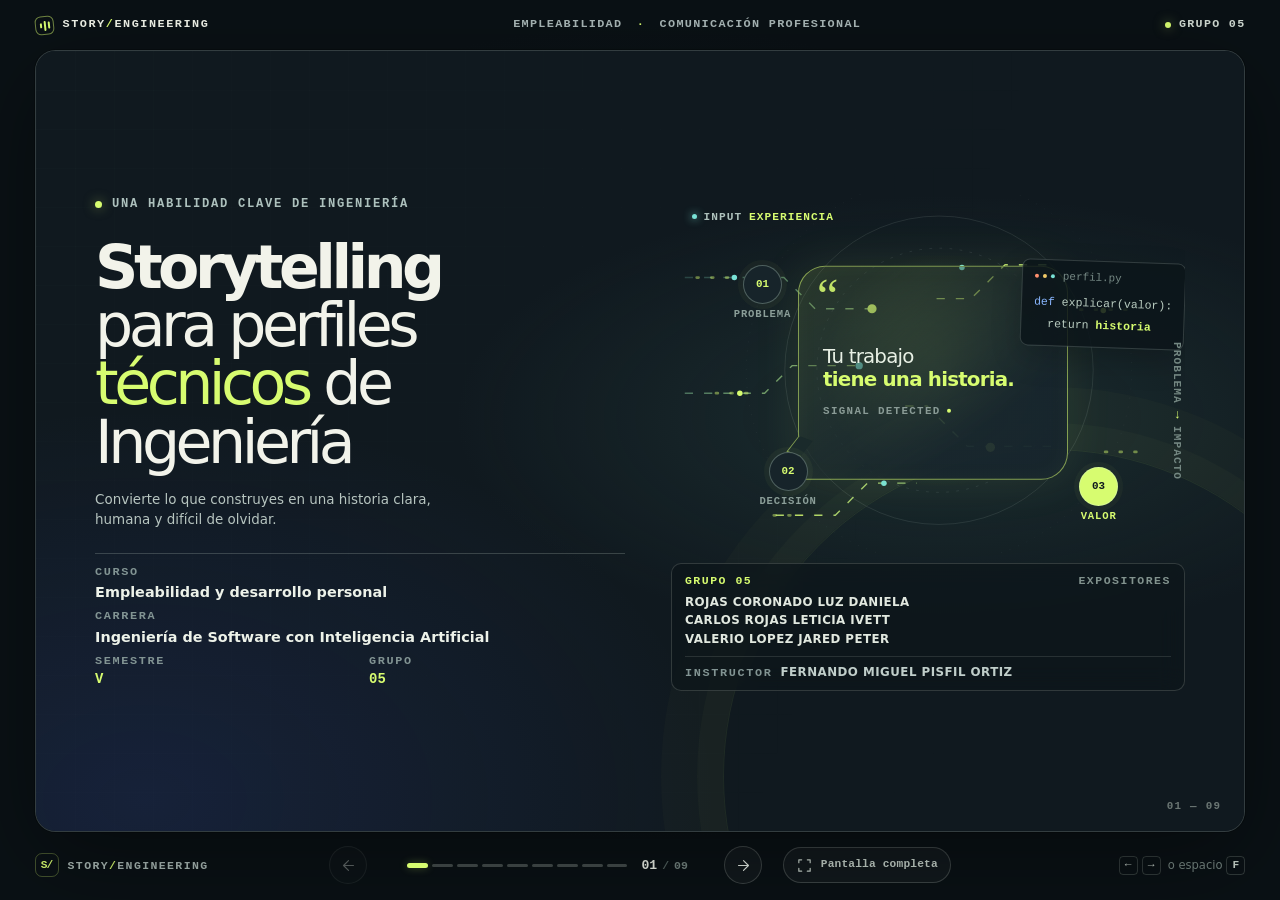
<file: assets/empleabilidad/storytelling/index.html>
<!doctype html>
<html lang="es">
<head>
  <meta charset="utf-8">
  <meta name="viewport" content="width=device-width, initial-scale=1">
  <meta name="theme-color" content="#10191f">
  <meta name="description" content="Presentación interactiva: cómo estudiantes y profesionales de Ingeniería pueden comunicar proyectos, habilidades y logros con storytelling.">
  <title>Storytelling para perfiles técnicos de Ingeniería</title>
  <link rel="stylesheet" href="css/styles.css">
  <script src="js/script.js" defer></script>
</head>
<body>
  <a class="skip-link" href="#slide-1">Saltar a la presentación</a>
  <div class="app-shell">
    <header class="deck-topbar" aria-label="Identidad de la presentación">
      <div class="brand-lockup">
        <span class="brand-mark" aria-hidden="true"><span></span><span></span><span></span></span>
        <span class="brand-name">STORY<span>/</span>ENGINEERING</span>
      </div>
      <p class="topbar-caption">EMPLEABILIDAD <span>·</span> COMUNICACIÓN PROFESIONAL</p>
      <div class="topbar-status"><span class="status-dot" aria-hidden="true"></span> GRUPO 05</div>
    </header>

    <main class="deck" id="presentation" aria-label="Presentación: Storytelling para perfiles técnicos de Ingeniería">
      <!-- 01 · Portada -->
      <section class="slide slide--cover is-active" id="slide-1" aria-labelledby="title-1" data-title="Portada" tabindex="-1">
        <div class="cover-grid" aria-hidden="true"></div>
        <div class="cover-layout">
          <div class="cover-copy reveal">
            <p class="cover-kicker"><span class="kicker-pulse" aria-hidden="true"></span> UNA HABILIDAD CLAVE DE INGENIERÍA</p>
            <h1 id="title-1"><span class="cover-title-brand">Storytelling</span><span>para perfiles</span><span class="cover-title-last"><em>técnicos</em> de Ingeniería</span></h1>
            <p class="cover-lead">Convierte lo que construyes en una historia clara, humana y difícil de olvidar.</p>
            <div class="cover-meta" aria-label="Datos del curso">
              <div class="cover-meta-item cover-meta-wide">
                <span>CURSO</span>
                <strong>Empleabilidad y desarrollo personal</strong>
              </div>
              <div class="cover-meta-item cover-meta-wide">
                <span>CARRERA</span>
                <strong>Ingeniería de Software con Inteligencia Artificial</strong>
              </div>
              <div class="cover-meta-item">
                <span>SEMESTRE</span>
                <strong>V</strong>
              </div>
              <div class="cover-meta-item">
                <span>GRUPO</span>
                <strong>05</strong>
              </div>
            </div>
          </div>

          <div class="cover-visual-column reveal" style="--delay:130ms">
            <div class="cover-art" aria-label="Ilustración de una señal técnica que se transforma en una historia" role="img">
              <svg class="cover-circuit" viewBox="0 0 560 390" fill="none" aria-hidden="true">
                <defs>
                  <linearGradient id="circuit-line" x1="30" y1="20" x2="470" y2="360" gradientUnits="userSpaceOnUse">
                    <stop stop-color="#79E1D5" stop-opacity=".12"/>
                    <stop offset=".52" stop-color="#D7FC70" stop-opacity=".86"/>
                    <stop offset="1" stop-color="#79E1D5" stop-opacity=".2"/>
                  </linearGradient>
                  <radialGradient id="core-glow" cx="0" cy="0" r="1" gradientTransform="matrix(130 0 0 130 292 192)" gradientUnits="userSpaceOnUse">
                    <stop stop-color="#D7FC70" stop-opacity=".2"/>
                    <stop offset="1" stop-color="#D7FC70" stop-opacity="0"/>
                  </radialGradient>
                </defs>
                <circle cx="292" cy="192" r="168" stroke="#C2D1CE" stroke-opacity=".13"/>
                <circle cx="292" cy="192" r="133" stroke="#C2D1CE" stroke-opacity=".12" stroke-dasharray="3 8"/>
                <circle cx="292" cy="192" r="210" stroke="#C2D1CE" stroke-opacity=".08" stroke-dasharray="1 9"/>
                <circle cx="292" cy="192" r="130" fill="url(#core-glow)"/>
                <path d="M15 91h108l34 34h62m-204 92h87l30-30h73m204-110h-45l-37 37h-38m125 161h-91l-44-44h-27M114 350h65l35-35h54" stroke="url(#circuit-line)" stroke-width="1.5"/>
                <path d="M28 91h41m-20 126h47m350-91h62m-35 155h38M112 350h32" stroke="#D7FC70" stroke-opacity=".45" stroke-width="3" stroke-linecap="round"/>
                <circle cx="219" cy="125" r="5" fill="#D7FC70"/>
                <circle cx="205" cy="187" r="4" fill="#79E1D5"/>
                <circle cx="317" cy="80" r="3" fill="#79E1D5"/>
                <circle cx="348" cy="276" r="5" fill="#D7FC70"/>
                <circle cx="232" cy="315" r="3" fill="#79E1D5"/>
                <circle cx="471" cy="127" r="3" fill="#D7FC70"/>
                <circle cx="69" cy="91" r="3" fill="#79E1D5"/>
                <circle cx="75" cy="217" r="3" fill="#D7FC70"/>
              </svg>
              <div class="art-label art-label--top"><span class="art-label-dot"></span> INPUT <b>EXPERIENCIA</b></div>
              <div class="art-label art-label--side">PROBLEMA <span>→</span> IMPACTO</div>
              <div class="speech-core">
                <span class="speech-mark" aria-hidden="true">“</span>
                <p>Tu trabajo<br><strong>tiene una historia.</strong></p>
                <span class="speech-tag">SIGNAL DETECTED <i></i></span>
              </div>
              <div class="code-chip" aria-hidden="true">
                <span class="code-chip-head"><i></i><i></i><i></i><span>perfil.py</span></span>
                <code><span>def</span> explicar(valor):<br>&nbsp;&nbsp;return <b>historia</b></code>
              </div>
              <div class="orbit-badge orbit-badge--one" aria-hidden="true">01<span>PROBLEMA</span></div>
              <div class="orbit-badge orbit-badge--two" aria-hidden="true">02<span>DECISIÓN</span></div>
              <div class="orbit-badge orbit-badge--three" aria-hidden="true">03<span>VALOR</span></div>
            </div>
            <aside class="team-card" aria-label="Integrantes e instructor">
              <div class="team-card-heading"><span>GRUPO 05</span><span>EXPOSITORES</span></div>
              <ul class="team-list">
                <li>ROJAS CORONADO LUZ DANIELA</li>
                <li>CARLOS ROJAS LETICIA IVETT</li>
                <li>VALERIO LOPEZ JARED PETER</li>
              </ul>
              <div class="instructor-line"><span>INSTRUCTOR</span><strong>FERNANDO MIGUEL PISFIL ORTIZ</strong></div>
            </aside>
          </div>
        </div>
        <span class="cover-index" aria-hidden="true">01 — 09</span>
      </section>

      <!-- 02 · Qué es storytelling -->
      <section class="slide slide--paper" id="slide-2" aria-labelledby="title-2" data-title="¿Qué es storytelling?" tabindex="-1" aria-hidden="true" inert>
        <div class="slide-topline">
          <p class="eyebrow"><span class="eyebrow-dot"></span> 02 / EL CONCEPTO</p>
          <p class="slide-code">DE DATOS A SIGNIFICADO</p>
        </div>
        <div class="slide-body">
          <div class="heading-block reveal">
            <h2 id="title-2">No es contar más.<br><span>Es conectar mejor.</span></h2>
            <p class="section-intro">Storytelling es comunicar una experiencia como una historia: con contexto, decisiones y un cambio que importe.</p>
          </div>
          <div class="comparison-grid">
            <article class="compare-card compare-card--list reveal" style="--delay:100ms">
              <div class="compare-card-top"><span class="micro-label">01 · INVENTARIO</span><span class="status-cross" aria-hidden="true">≠</span></div>
              <h3>Solo enumerar</h3>
              <p class="skill-list"><span>Python</span><span>SQL</span><span>APIs</span><span>IA</span></p>
              <p class="example-line">“Sé Python, bases de datos y machine learning.”</p>
              <p class="card-caption">Nombra herramientas, pero no deja claro qué valor aportaste.</p>
            </article>
            <div class="comparison-arrow reveal" aria-hidden="true"><span>→</span><small>DA CONTEXTO</small></div>
            <article class="compare-card compare-card--story reveal" style="--delay:180ms">
              <div class="compare-card-top"><span class="micro-label">02 · HISTORIA</span><span class="story-signal" aria-hidden="true">↗</span></div>
              <h3>Contar lo que cambió</h3>
              <p class="story-sentence">“Las solicitudes se acumulaban. Analicé el flujo y automaticé su clasificación; ahora el equipo puede priorizarlas mejor.”</p>
              <div class="story-beats" aria-label="Contexto, decisión y efecto"><span>CONTEXTO</span><i></i><span>DECISIÓN</span><i></i><span>EFECTO</span></div>
            </article>
          </div>
          <p class="slide-footnote"><span>[2]</span> Una secuencia visual ayuda a que una idea compleja tenga un hilo que seguir.</p>
        </div>
        <div class="slide-corner-mark" aria-hidden="true">01 / NARRAR</div>
      </section>

      <!-- 03 · Por qué importa -->
      <section class="slide slide--night" id="slide-3" aria-labelledby="title-3" data-title="¿Por qué importa?" tabindex="-1" aria-hidden="true" inert>
        <div class="night-grid" aria-hidden="true"></div>
        <div class="slide-topline">
          <p class="eyebrow"><span class="eyebrow-dot"></span> 03 / EL VALOR</p>
          <p class="slide-code">HABILIDADES QUE SE HACEN VISIBLES</p>
        </div>
        <div class="slide-body">
          <div class="heading-block heading-block--compact reveal">
            <h2 id="title-3">La técnica resuelve.<br><span>La historia lo hace visible.</span></h2>
          </div>
          <blockquote class="value-quote reveal" style="--delay:80ms">
            <span class="quote-spark" aria-hidden="true">✳</span>
            <p>No solo importa qué sabes hacer,<br><strong>sino cómo comunicas el valor de lo que haces.</strong></p>
          </blockquote>
          <div class="benefit-grid">
            <article class="benefit-card reveal" style="--delay:100ms"><span>01</span><h3>Explica proyectos</h3><p>Del objetivo a tu aporte concreto.</p></article>
            <article class="benefit-card reveal" style="--delay:150ms"><span>02</span><h3>Traduce problemas</h3><p>Haz comprensible el reto técnico.</p></article>
            <article class="benefit-card reveal" style="--delay:200ms"><span>03</span><h3>Muestra soluciones</h3><p>Cuenta por qué elegiste ese camino.</p></article>
            <article class="benefit-card reveal" style="--delay:250ms"><span>04</span><h3>Evidencia habilidades</h3><p>Que tu trabajo hable por tus competencias.</p></article>
            <article class="benefit-card reveal" style="--delay:300ms"><span>05</span><h3>Destaca en entrevistas</h3><p>Responde con ejemplos, no con listas.</p></article>
            <article class="benefit-card reveal" style="--delay:350ms"><span>06</span><h3>Construye reputación</h3><p>Asocia tu perfil a un valor reconocible.</p></article>
          </div>
        </div>
      </section>

      <!-- 04 · Estructura -->
      <section class="slide slide--paper slide--framework" id="slide-4" aria-labelledby="title-4" data-title="Estructura de una historia profesional" tabindex="-1" aria-hidden="true" inert>
        <div class="slide-topline">
          <p class="eyebrow"><span class="eyebrow-dot"></span> 04 / UNA ESTRUCTURA FÁCIL DE RECORDAR</p>
          <p class="slide-code">DEL RETO AL APRENDIZAJE</p>
        </div>
        <div class="slide-body">
          <div class="heading-block heading-block--row reveal">
            <div><h2 id="title-4">Cinco pasos.<br><span>Una historia profesional.</span></h2></div>
            <p class="section-intro">Úsala para explicar un proyecto, una práctica o un reto que resolviste.</p>
          </div>
          <div class="framework-flow" aria-label="Problema, acción, solución, resultado y aprendizaje">
            <article class="framework-step reveal" style="--delay:80ms"><div class="step-node"><span>01</span></div><h3>Problema</h3><p>¿Qué necesidad o bloqueo existía?</p><span class="step-prompt">EL RETO</span></article>
            <article class="framework-step reveal" style="--delay:140ms"><div class="step-node"><span>02</span></div><h3>Acción</h3><p>¿Qué hiciste tú y con quién?</p><span class="step-prompt">TU APORTE</span></article>
            <article class="framework-step reveal" style="--delay:200ms"><div class="step-node"><span>03</span></div><h3>Solución</h3><p>¿Qué implementaste o cambiaste?</p><span class="step-prompt">LA RESPUESTA</span></article>
            <article class="framework-step reveal" style="--delay:260ms"><div class="step-node"><span>04</span></div><h3>Resultado</h3><p>¿Qué mejoró? Añade evidencia.</p><span class="step-prompt">EL IMPACTO</span></article>
            <article class="framework-step reveal" style="--delay:320ms"><div class="step-node"><span>05</span></div><h3>Aprendizaje</h3><p>¿Qué sabes hacer mejor ahora?</p><span class="step-prompt">LO QUE SIGUE</span></article>
          </div>
          <div class="fill-in-template reveal" style="--delay:380ms">
            <span class="template-icon" aria-hidden="true">↳</span>
            <p><strong>Plantilla:</strong> “Ante <b>[problema]</b>, hice <b>[acción]</b>, implementé <b>[solución]</b>, logramos <b>[resultado]</b> y aprendí <b>[aprendizaje]</b>”.</p>
          </div>
          <p class="slide-footnote"><span>[1]</span> Estructura didáctica inspirada en el enfoque situación–acción–resultado para entrevistas.</p>
        </div>
        <div class="slide-corner-mark" aria-hidden="true">02 / ESTRUCTURAR</div>
      </section>

      <!-- 05 · Ejemplo aplicado -->
      <section class="slide slide--case" id="slide-5" aria-labelledby="title-5" data-title="Ejemplo aplicado a Ingeniería" tabindex="-1" aria-hidden="true" inert>
        <div class="slide-topline">
          <p class="eyebrow"><span class="eyebrow-dot"></span> 05 / CASO DE SOFTWARE</p>
          <p class="slide-code">EJEMPLO DIDÁCTICO · NO ES UN DATO REAL</p>
        </div>
        <div class="slide-body">
          <div class="heading-block heading-block--case reveal">
            <h2 id="title-5">De una cola manual<br><span>a un flujo más inteligente.</span></h2>
            <p class="section-intro">Un estudiante convierte un reto técnico en una historia profesional.</p>
          </div>
          <div class="case-layout">
            <ol class="case-steps">
              <li class="case-step reveal" style="--delay:70ms"><span class="case-number">01</span><div><span class="case-label">PROBLEMA</span><p>Las solicitudes de soporte del campus se acumulaban y se revisaban una por una.</p></div></li>
              <li class="case-step reveal" style="--delay:120ms"><span class="case-number">02</span><div><span class="case-label">ACCIÓN</span><p>Analicé el flujo con mi equipo y detecté tareas repetitivas.</p></div></li>
              <li class="case-step reveal" style="--delay:170ms"><span class="case-number">03</span><div><span class="case-label">SOLUCIÓN</span><p>Prototipé en Python una clasificación inicial asistida por IA.</p></div></li>
              <li class="case-step reveal" style="--delay:220ms"><span class="case-number">04</span><div><span class="case-label">RESULTADO</span><p>En la prueba, las solicitudes quedaron organizadas para priorizarse.</p></div></li>
              <li class="case-step reveal" style="--delay:270ms"><span class="case-number">05</span><div><span class="case-label">APRENDIZAJE</span><p>Validar con usuarios y medir el impacto antes de afirmarlo.</p></div></li>
            </ol>
            <div class="system-visual reveal" style="--delay:160ms" aria-label="Flujo: solicitudes desordenadas, clasificación con Python e IA, cola organizada">
              <div class="system-visual-heading"><span>MAPA DEL CAMBIO</span><span class="system-live"><i></i> PROTOTIPO</span></div>
              <div class="pipeline">
                <div class="pipeline-stage pipeline-stage--input">
                  <span class="pipeline-label">ANTES</span>
                  <strong>Solicitudes</strong>
                  <div class="request-stack" aria-hidden="true"><i>Sin acceso</i><i>Error de cuenta</i><i>Consulta de curso</i><i>...</i></div>
                </div>
                <div class="pipeline-arrow" aria-hidden="true"><span></span></div>
                <div class="pipeline-stage pipeline-stage--engine">
                  <span class="pipeline-label">PROCESO</span>
                  <div class="engine-icon" aria-hidden="true"><span>ƒ</span><i></i><i></i><i></i></div>
                  <strong>Python <small>+</small> IA</strong>
                  <p>clasificación inicial</p>
                </div>
                <div class="pipeline-arrow" aria-hidden="true"><span></span></div>
                <div class="pipeline-stage pipeline-stage--output">
                  <span class="pipeline-label">DESPUÉS</span>
                  <strong>Cola organizada</strong>
                  <div class="queue-list" aria-hidden="true"><i><b>A</b> Acceso</i><i><b>B</b> Cuenta</i><i><b>C</b> Consulta</i></div>
                </div>
              </div>
              <div class="impact-note"><span class="impact-mark" aria-hidden="true">↗</span><p><strong>Impacto responsable</strong>Menos trabajo repetitivo en la prueba; falta medir el tiempo real.</p></div>
            </div>
          </div>
        </div>
        <div class="slide-corner-mark" aria-hidden="true">03 / APLICAR</div>
      </section>

      <!-- 06 · Entrevista -->
      <section class="slide slide--interview" id="slide-6" aria-labelledby="title-6" data-title="Storytelling en una entrevista" tabindex="-1" aria-hidden="true" inert>
        <div class="slide-topline">
          <p class="eyebrow"><span class="eyebrow-dot"></span> 06 / ENTREVISTA LABORAL</p>
          <p class="slide-code">PREGUNTA CLÁSICA</p>
        </div>
        <div class="slide-body">
          <div class="interview-title-row reveal">
            <h2 id="title-6">“Háblame sobre un proyecto<br>que hayas realizado.”</h2>
            <span class="question-chip"><i></i> RESPONDE CON EVIDENCIA</span>
          </div>
          <div class="answer-grid">
            <article class="answer-card answer-card--flat reveal" style="--delay:90ms">
              <div class="answer-card-head"><span class="answer-label">RESPUESTA TRADICIONAL</span><span class="answer-symbol" aria-hidden="true">—</span></div>
              <blockquote>“Sé Python, bases de datos, HTML y machine learning.”</blockquote>
              <div class="answer-verdict"><span aria-hidden="true">×</span><p><strong>Una lista de herramientas.</strong><br>El entrevistador aún no ve tu aporte.</p></div>
            </article>
            <article class="answer-card answer-card--story reveal" style="--delay:170ms">
              <div class="answer-card-head"><span class="answer-label">RESPUESTA CON STORYTELLING</span><span class="answer-symbol" aria-hidden="true">↗</span></div>
              <blockquote>“En un proyecto de clase, las solicitudes del campus se revisaban manualmente. Con mi equipo analicé el flujo y prototipé en Python una clasificación inicial con IA. En la prueba quedaron organizadas para priorizarse; aprendí a validar con usuarios y a medir el impacto.”</blockquote>
              <div class="answer-beats"><span>RETO</span><i></i><span>APORTE</span><i></i><span>RESULTADO</span><i></i><span>APRENDIZAJE</span></div>
            </article>
          </div>
          <div class="interview-takeaway reveal" style="--delay:240ms"><span aria-hidden="true">✳</span><p>La segunda es más memorable porque muestra <strong>contexto, decisiones y consecuencias</strong>, no solo palabras clave.</p><small>[1]</small></div>
        </div>
      </section>

      <!-- 07 · Marca personal -->
      <section class="slide slide--brand" id="slide-7" aria-labelledby="title-7" data-title="Storytelling y marca personal" tabindex="-1" aria-hidden="true" inert>
        <div class="slide-topline">
          <p class="eyebrow"><span class="eyebrow-dot"></span> 07 / IDENTIDAD PROFESIONAL</p>
          <p class="slide-code">LO QUE OTROS RECUERDAN DE TU TRABAJO</p>
        </div>
        <div class="slide-body">
          <div class="heading-block heading-block--brand reveal">
            <h2 id="title-7">Una marca personal no se declara.<br><span>Se demuestra con historias.</span></h2>
          </div>
          <div class="brand-equation" aria-label="Experiencias más habilidades más logros más valores forman una marca personal">
            <article class="brand-input reveal" style="--delay:80ms"><span class="brand-input-index">01</span><h3>Experiencias</h3><p>Proyectos, prácticas y retos.</p><small>¿Qué situación enfrentaste?</small></article>
            <span class="equation-operator reveal" style="--delay:120ms" aria-hidden="true">+</span>
            <article class="brand-input reveal" style="--delay:160ms"><span class="brand-input-index">02</span><h3>Habilidades</h3><p>Tecnología y colaboración.</p><small>¿Qué sabes poner en práctica?</small></article>
            <span class="equation-operator reveal" style="--delay:200ms" aria-hidden="true">+</span>
            <article class="brand-input reveal" style="--delay:240ms"><span class="brand-input-index">03</span><h3>Logros</h3><p>Cambios con evidencia real.</p><small>¿Qué mejoró y cómo lo sabes?</small></article>
            <span class="equation-operator reveal" style="--delay:280ms" aria-hidden="true">+</span>
            <article class="brand-input reveal" style="--delay:320ms"><span class="brand-input-index">04</span><h3>Valores</h3><p>Responsabilidad y curiosidad.</p><small>¿Cómo trabajas con otros?</small></article>
            <span class="equation-operator equation-operator--equals reveal" style="--delay:360ms" aria-hidden="true">→</span>
            <div class="brand-result reveal" style="--delay:420ms"><span>MARCA PERSONAL</span><strong>Tu señal profesional</strong><div class="brand-wave" aria-hidden="true"><i></i><i></i><i></i><i></i><i></i><i></i><i></i><i></i><i></i><i></i><i></i></div></div>
          </div>
          <div class="profile-example reveal" style="--delay:470ms">
            <span class="profile-tag">EJEMPLO · AJÚSTALO A TU EXPERIENCIA</span>
            <p>“Convierto necesidades de usuarios en prototipos; colaboro, pruebo mis ideas y aprendo del resultado.”</p>
          </div>
          <div class="traits-row" aria-label="Cualidades que puede comunicar una historia">
            <span>RESOLUCIÓN DE PROBLEMAS</span><span>TRABAJO EN EQUIPO</span><span>ADAPTABILIDAD</span><span>CREATIVIDAD</span><span>APRENDIZAJE CONTINUO</span><span>RESPONSABILIDAD</span>
          </div>
        </div>
      </section>

      <!-- 08 · Recomendaciones -->
      <section class="slide slide--paper slide--tips" id="slide-8" aria-labelledby="title-8" data-title="Recomendaciones para contar mejor" tabindex="-1" aria-hidden="true" inert>
        <div class="slide-topline">
          <p class="eyebrow"><span class="eyebrow-dot"></span> 08 / HAZ QUE TU HISTORIA FUNCIONE</p>
          <p class="slide-code">CALIDAD > JERGA</p>
        </div>
        <div class="slide-body">
          <div class="heading-block heading-block--row heading-block--tips reveal">
            <div><h2 id="title-8">Técnico, sí.<br><span>Complicado, no.</span></h2></div>
            <p class="section-intro">La mejor historia es clara para quien la escucha y honesta con lo que ocurrió.</p>
          </div>
          <div class="tips-grid">
            <article class="tip-card reveal" style="--delay:80ms"><span class="tip-icon">01</span><div><h3>Ve al punto</h3><p>Una idea central. Frases directas.</p></div></article>
            <article class="tip-card reveal" style="--delay:130ms"><span class="tip-icon">02</span><div><h3>Empieza por el problema</h3><p>Da contexto antes de hablar del código.</p></div></article>
            <article class="tip-card reveal" style="--delay:180ms"><span class="tip-icon">03</span><div><h3>Traduce la jerga</h3><p>Explica términos; conecta con el impacto.</p></div></article>
            <article class="tip-card reveal" style="--delay:230ms"><span class="tip-icon">04</span><div><h3>Usa un ejemplo concreto</h3><p>Precisa qué hiciste tú y qué hizo el equipo.</p></div></article>
            <article class="tip-card reveal" style="--delay:280ms"><span class="tip-icon">05</span><div><h3>Muestra evidencia</h3><p>Comparte resultados reales; no inventes cifras.</p></div></article>
            <article class="tip-card reveal" style="--delay:330ms"><span class="tip-icon">06</span><div><h3>Cierra con aprendizaje</h3><p>Adapta el detalle al público. Sé auténtico.</p></div></article>
          </div>
          <div class="quick-check reveal" style="--delay:390ms"><strong>ANTES DE CONTARLA</strong><span>¿Qué problema?</span><i></i><span>¿Qué hice?</span><i></i><span>¿Qué cambió?</span><i></i><span>¿Qué aprendí?</span></div>
        </div>
        <div class="slide-corner-mark" aria-hidden="true">04 / COMUNICAR</div>
      </section>

      <!-- 09 · Conclusión y fuentes -->
      <section class="slide slide--closing" id="slide-9" aria-labelledby="title-9" data-title="Conclusión y fuentes" tabindex="-1" aria-hidden="true" inert>
        <div class="closing-layout">
          <div class="closing-main">
            <div class="closing-topline"><p class="eyebrow"><span class="eyebrow-dot"></span> 09 / LA IDEA QUE NOS LLEVAMOS</p><span class="closing-mark" aria-hidden="true">S/</span></div>
            <div class="closing-copy reveal">
              <p class="closing-pretitle">RESOLVER ES SOLO LA MITAD.</p>
              <h2 id="title-9">Un buen profesional técnico no solo sabe resolver problemas; <span>también sabe explicar el valor de sus soluciones.</span></h2>
              <div class="closing-route" aria-label="Problema, decisión, impacto, aprendizaje"><span>PROBLEMA</span><i></i><span>DECISIÓN</span><i></i><span>IMPACTO</span><i></i><span>APRENDIZAJE</span></div>
              <p class="closing-callout"><span class="callout-arrow" aria-hidden="true">↗</span> Elige un proyecto. Cuéntalo en 30 segundos. Haz visible tu aporte.</p>
            </div>
            <div class="closing-footer"><span>EMPLEABILIDAD</span><i></i><span>COMUNICACIÓN</span><i></i><span>MARCA PERSONAL</span></div>
          </div>
          <aside class="sources-panel reveal" style="--delay:140ms" aria-labelledby="sources-title">
            <div class="sources-heading"><span>LECTURAS Y BASES</span><span>APA 7.ª</span></div>
            <h3 id="sources-title">Fuentes bibliográficas</h3>
            <ol class="reference-list">
              <li>
                <span class="reference-number">[1]</span>
                <p>Mignone Center for Career Success. (s. f.). <em>Interviewing</em>. Harvard University, Faculty of Arts and Sciences. <a href="https://careerservices.fas.harvard.edu/resources/interviewing/" target="_blank" rel="noreferrer">https://careerservices.fas.harvard.edu/resources/interviewing/</a></p>
              </li>
              <li>
                <span class="reference-number">[2]</span>
                <p>Duarte, N. (2010). <em>Resonate: Present visual stories that transform audiences</em>. John Wiley &amp; Sons.</p>
              </li>
            </ol>
            <p class="sources-note">La estructura y los ejemplos de esta presentación se adaptaron para comunicar experiencias técnicas de forma breve y verificable.</p>
          </aside>
        </div>
      </section>
    </main>

    <nav class="deck-controls" aria-label="Controles de la presentación">
      <div class="controls-brand"><span class="controls-brand-mark" aria-hidden="true">S/</span><span>STORY<span>/</span>ENGINEERING</span></div>
      <button class="nav-button nav-button--previous" id="previous-slide" type="button" aria-label="Diapositiva anterior" disabled>
        <svg viewBox="0 0 24 24" aria-hidden="true"><path d="M19 12H5m7 7-7-7 7-7"/></svg>
      </button>
      <div class="progress-cluster">
        <div class="progress-steps" id="progress-steps" role="group" aria-label="Ir a una diapositiva">
          <button class="progress-step is-current" type="button" aria-label="Ir a la diapositiva 1: Portada" aria-current="step"></button>
          <button class="progress-step" type="button" aria-label="Ir a la diapositiva 2: ¿Qué es storytelling?"></button>
          <button class="progress-step" type="button" aria-label="Ir a la diapositiva 3: ¿Por qué importa?"></button>
          <button class="progress-step" type="button" aria-label="Ir a la diapositiva 4: Estructura profesional"></button>
          <button class="progress-step" type="button" aria-label="Ir a la diapositiva 5: Ejemplo aplicado"></button>
          <button class="progress-step" type="button" aria-label="Ir a la diapositiva 6: Entrevista laboral"></button>
          <button class="progress-step" type="button" aria-label="Ir a la diapositiva 7: Marca personal"></button>
          <button class="progress-step" type="button" aria-label="Ir a la diapositiva 8: Recomendaciones"></button>
          <button class="progress-step" type="button" aria-label="Ir a la diapositiva 9: Conclusión y fuentes"></button>
        </div>
        <span class="slide-counter" id="slide-counter" aria-live="polite"><strong>01</strong><span>/</span>09</span>
      </div>
      <button class="nav-button nav-button--next" id="next-slide" type="button" aria-label="Diapositiva siguiente">
        <svg viewBox="0 0 24 24" aria-hidden="true"><path d="M5 12h14m-7-7 7 7-7 7"/></svg>
      </button>
      <button class="fullscreen-toggle" id="fullscreen-toggle" type="button" aria-label="Activar pantalla completa" aria-pressed="false" title="Pantalla completa (F)">
        <svg class="fullscreen-icon fullscreen-icon--enter" viewBox="0 0 24 24" aria-hidden="true"><path d="M8 4H4v4M16 4h4v4M20 16v4h-4M4 16v4h4"/></svg>
        <svg class="fullscreen-icon fullscreen-icon--exit" viewBox="0 0 24 24" aria-hidden="true"><path d="M9 4v5H4m16 0h-5V4m0 16v-5h5M4 15h5v5"/></svg>
        <span class="fullscreen-toggle-label">Pantalla completa</span>
      </button>
      <p class="keyboard-hint"><kbd>←</kbd><kbd>→</kbd><span>o espacio</span><kbd>F</kbd></p>
      <span class="sr-only" id="slide-announcement" aria-live="polite" aria-atomic="true">Diapositiva 1 de 9: Portada</span>
    </nav>
  </div>
</body>
</html>
</file>
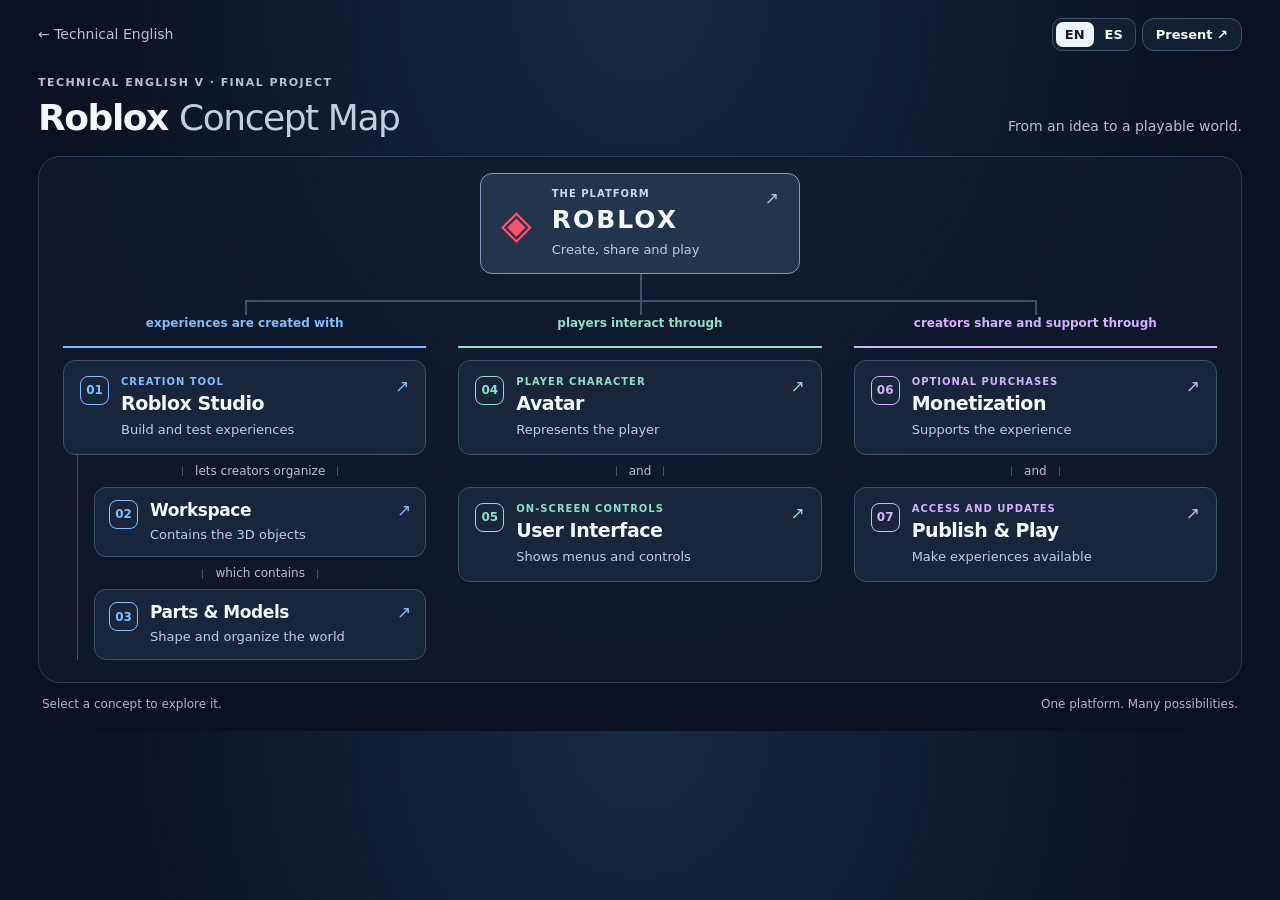
<file: assets/ingles/roblox-conceptual-map/index.html>
<!doctype html>
<html lang="en"><head><meta charset="utf-8"><meta name="viewport" content="width=device-width,initial-scale=1"><meta name="color-scheme" content="dark"><title>Roblox · Interactive Concept Map</title><meta name="description" content="Explore how Roblox experiences are created, built and shared. An interactive concept map for Technical English V."><link rel="icon" href="img/favicon.svg"><link rel="stylesheet" href="css/styles.css"><script src="app.js" defer></script></head>
<body>
<header class="toolbar"><a href="../index.html" class="back">← <span data-en="Technical English" data-es="Inglés Técnico">Technical English</span></a><div class="tools"><div class="languages" aria-label="Language / Idioma"><button type="button" data-lang="en" aria-pressed="true">EN</button><button type="button" data-lang="es" aria-pressed="false">ES</button></div><button id="present" type="button" aria-pressed="false" data-en="Present ↗" data-es="Presentar ↗">Present ↗</button></div></header>
<main><div class="intro"><div><p class="eyebrow">TECHNICAL ENGLISH V · FINAL PROJECT</p><h1>Roblox <span data-en="Concept Map" data-es="Mapa conceptual">Concept Map</span></h1></div><p data-en="From an idea to a playable world." data-es="De una idea a un mundo jugable.">From an idea to a playable world.</p></div>
<section class="map" aria-label="Roblox concept map">
<div class="root-wrap"><button class="node root" data-topic="roblox" aria-haspopup="dialog"><span class="roblox-mark" aria-hidden="true">◈</span><span><span class="category" data-en="The platform" data-es="La plataforma">The platform</span><strong>ROBLOX</strong><span class="summary" data-en="Create, share and play" data-es="Crea, comparte y juega">Create, share and play</span></span><span class="open-icon" aria-hidden="true">↗</span></button></div>
<div class="branches">
<section class="branch create"><p class="relation" data-en="experiences are created with" data-es="las experiencias se crean con">experiences are created with</p><div class="branch-content">
<button class="node" data-topic="studio" aria-haspopup="dialog"><span class="number">01</span><span><span class="category" data-en="Creation tool" data-es="Herramienta de creación">Creation tool</span><strong>Roblox Studio</strong><span class="summary" data-en="Build and test experiences" data-es="Construye y prueba experiencias">Build and test experiences</span></span><span class="open-icon" aria-hidden="true">↗</span></button>
<div class="children"><p class="child-relation" data-en="lets creators organize" data-es="permite organizar">lets creators organize</p><button class="node small" data-topic="workspace" aria-haspopup="dialog"><span class="number">02</span><span><strong>Workspace</strong><span class="summary" data-en="Contains the 3D objects" data-es="Contiene los objetos 3D">Contains the 3D objects</span></span><span class="open-icon" aria-hidden="true">↗</span></button><p class="child-relation" data-en="which contains" data-es="que contiene">which contains</p><button class="node small" data-topic="parts" aria-haspopup="dialog"><span class="number">03</span><span><strong>Parts &amp; Models</strong><span class="summary" data-en="Shape and organize the world" data-es="Da forma y organiza el mundo">Shape and organize the world</span></span><span class="open-icon" aria-hidden="true">↗</span></button></div>
</div></section>
<section class="branch play"><p class="relation" data-en="players interact through" data-es="los jugadores interactúan mediante">players interact through</p><div class="branch-content">
<button class="node" data-topic="avatar" aria-haspopup="dialog"><span class="number">04</span><span><span class="category" data-en="Player character" data-es="Personaje del jugador">Player character</span><strong>Avatar</strong><span class="summary" data-en="Represents the player" data-es="Representa al jugador">Represents the player</span></span><span class="open-icon" aria-hidden="true">↗</span></button>
<p class="child-relation" data-en="and" data-es="y">and</p><button class="node" data-topic="ui" aria-haspopup="dialog"><span class="number">05</span><span><span class="category" data-en="On-screen controls" data-es="Controles en pantalla">On-screen controls</span><strong>User Interface</strong><span class="summary" data-en="Shows menus and controls" data-es="Muestra menús y controles">Shows menus and controls</span></span><span class="open-icon" aria-hidden="true">↗</span></button>
</div></section>
<section class="branch share"><p class="relation" data-en="creators share and support through" data-es="los creadores comparten y apoyan mediante">creators share and support through</p><div class="branch-content">
<button class="node" data-topic="monetization" aria-haspopup="dialog"><span class="number">06</span><span><span class="category" data-en="Optional purchases" data-es="Compras opcionales">Optional purchases</span><strong>Monetization</strong><span class="summary" data-en="Supports the experience" data-es="Apoya la experiencia">Supports the experience</span></span><span class="open-icon" aria-hidden="true">↗</span></button>
<p class="child-relation" data-en="and" data-es="y">and</p><button class="node" data-topic="publish" aria-haspopup="dialog"><span class="number">07</span><span><span class="category" data-en="Access and updates" data-es="Acceso y actualizaciones">Access and updates</span><strong>Publish &amp; Play</strong><span class="summary" data-en="Make experiences available" data-es="Publica experiencias">Make experiences available</span></span><span class="open-icon" aria-hidden="true">↗</span></button>
</div></section>
</div></section>
<footer><span data-en="Select a concept to explore it." data-es="Selecciona un concepto para explorarlo.">Select a concept to explore it.</span><span data-en="One platform. Many possibilities." data-es="Una plataforma. Muchas posibilidades.">One platform. Many possibilities.</span></footer></main>
<dialog id="detail" aria-labelledby="detail-title" aria-describedby="definition"><article class="detail-panel"><header class="detail-header"><div><p id="detail-category" class="eyebrow"></p><h2 id="detail-title"></h2></div><button id="close" type="button" aria-label="Close dialog">×</button></header><div class="detail-body"><div class="detail-copy"><p class="eyebrow" data-en="What is it?" data-es="¿Qué es?">What is it?</p><p id="definition"></p><div class="example"><p class="eyebrow" data-en="In our obstacle course" data-es="En nuestro circuito">In our obstacle course</p><p id="example"></p></div><details id="translation"><summary>Spanish translation</summary><p id="translation-text" lang="es"></p></details><a id="source" href="https://create.roblox.com/docs" target="_blank" rel="noopener" data-en="Explore Roblox documentation ↗" data-es="Explora la documentación de Roblox ↗">Explore Roblox documentation ↗</a></div><figure><img id="detail-image" alt=""><figcaption data-en="Simplified illustration" data-es="Ilustración simplificada">Simplified illustration</figcaption></figure></div><footer class="detail-footer"><button id="previous" type="button"></button><span id="progress" aria-live="polite"></span><button id="next" type="button"></button></footer></article></dialog>
</body></html>
</file>
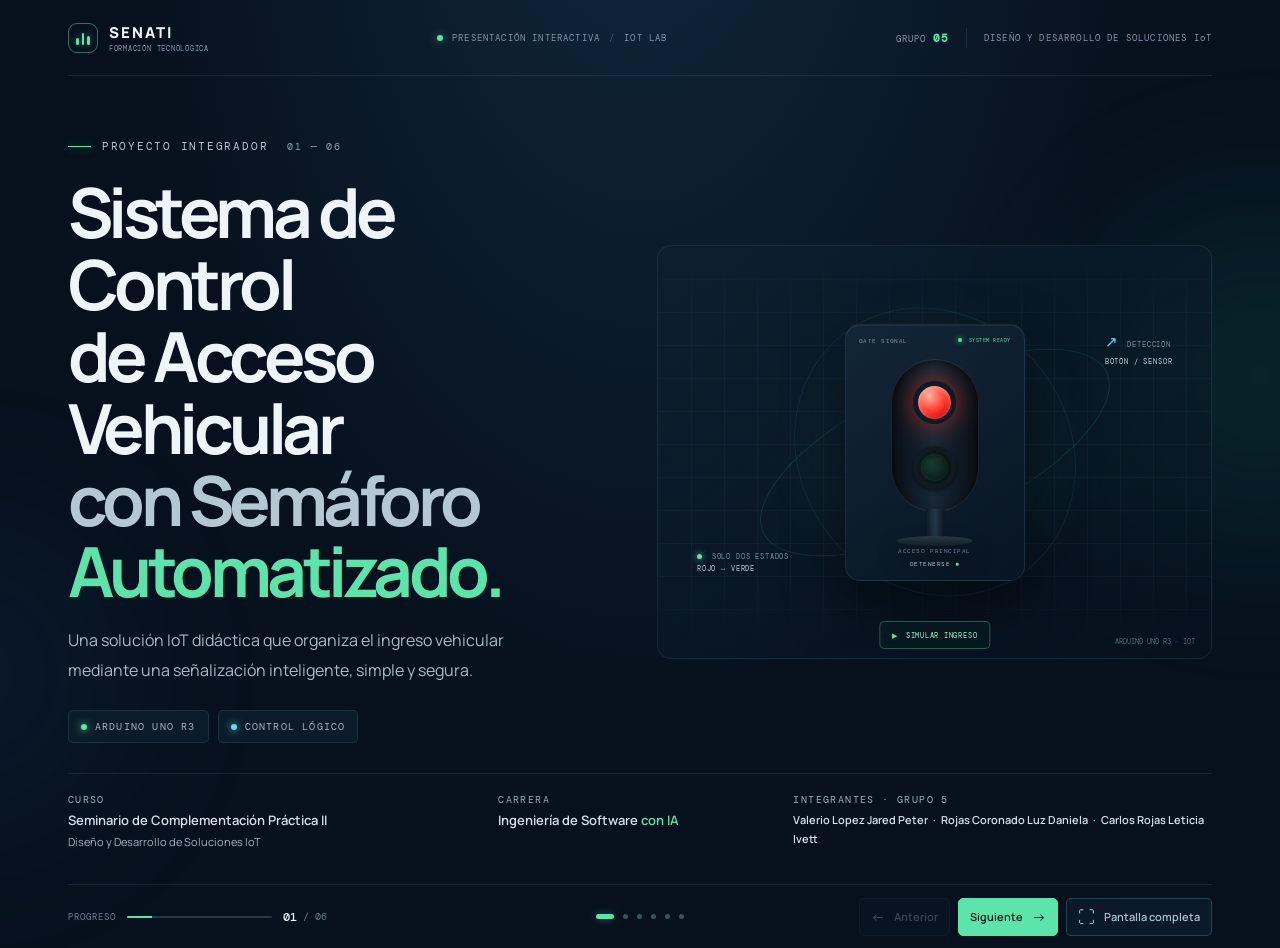
<file: assets/seminario/circuitoautomatizado/index.html>
<!doctype html>
<html lang="es">
<head>
  <meta charset="utf-8">
  <meta name="viewport" content="width=device-width, initial-scale=1">
  <meta name="theme-color" content="#07111e">
  <meta name="description" content="Presentación interactiva del sistema de control de acceso vehicular con semáforo automatizado.">
  <title>Control de Acceso Vehicular | Grupo 5</title>
  <link rel="preconnect" href="https://fonts.googleapis.com">
  <link rel="preconnect" href="https://fonts.gstatic.com" crossorigin>
  <link href="https://fonts.googleapis.com/css2?family=DM+Mono:wght@400;500&family=Manrope:wght@400;500;600;700;800&display=swap" rel="stylesheet">
  <link rel="stylesheet" href="css/styles.css">
  <script src="js/script.js" defer></script>
</head>
<body>
  <div class="ambient ambient-one" aria-hidden="true"></div>
  <div class="ambient ambient-two" aria-hidden="true"></div>
  <div class="app-shell">
    <header class="topbar">
      <a class="brand" href="#slide-1" aria-label="SENATI, inicio de la presentación">
        <span class="brand-mark" aria-hidden="true"><span></span><span></span><span></span></span>
        <span class="brand-name">SENATI<small>FORMACIÓN TECNOLÓGICA</small></span>
      </a>
      <div class="topbar-center"><span class="live-dot"></span> PRESENTACIÓN INTERACTIVA <span class="topbar-divider">/</span> IOT LAB</div>
      <div class="topbar-right"><span class="group-label">GRUPO <b>05</b></span><span class="topbar-line"></span><span class="course-short">DISEÑO Y DESARROLLO DE SOLUCIONES IoT</span></div>
    </header>

    <main class="presentation" aria-label="Presentación del proyecto">
      <section class="slide is-active" id="slide-1" aria-labelledby="title-1" aria-hidden="false">
        <div class="cover-layout">
          <div class="cover-copy">
            <div class="eyebrow"><span class="eyebrow-line"></span> PROYECTO INTEGRADOR <span class="eyebrow-index">01 — 06</span></div>
            <h1 id="title-1">Sistema de Control<br>de Acceso Vehicular<br><span>con Semáforo</span><br><span class="title-accent">Automatizado.</span></h1>
            <p class="cover-description">Una solución IoT didáctica que organiza el ingreso vehicular mediante una señalización inteligente, simple y segura.</p>
            <div class="cover-tags"><span><i class="tag-dot green"></i> ARDUINO UNO R3</span><span><i class="tag-dot cyan"></i> CONTROL LÓGICO</span></div>
          </div>
          <div class="hero-visual" aria-label="Ilustración de un semáforo de acceso vehicular">
            <div class="visual-grid"></div>
            <div class="orbit orbit-a"></div><div class="orbit orbit-b"></div>
            <div class="signal-card" id="signal-display" data-state="red">
              <div class="signal-top"><span>GATE SIGNAL</span><span class="signal-status"><i></i> SYSTEM READY</span></div>
              <div class="signal-head"><span class="lamp lamp-red is-lit" aria-label="Luz roja"></span><span class="lamp lamp-green" aria-label="Luz verde"></span></div>
              <div class="signal-neck"></div><div class="signal-base"></div>
              <div class="signal-caption"><span>ACCESO PRINCIPAL</span><b id="signal-status" aria-live="polite">DETENERSE <i>●</i></b></div>
            </div>
            <div class="visual-label label-top"><span class="label-icon">↗</span> DETECCIÓN<br><b>BOTÓN / SENSOR</b></div>
            <div class="visual-label label-bottom"><span class="label-pulse"></span> SOLO DOS ESTADOS<br><b>ROJO ↔ VERDE</b></div>
            <button class="simulate-button" id="simulate-access" type="button"><span class="simulate-icon">▶</span><span>SIMULAR INGRESO</span></button>
            <div class="visual-coordinate">ARDUINO UNO R3 · IOT</div>
          </div>
          <div class="cover-footer">
            <div class="cover-course"><span class="meta-label">CURSO</span><strong>Seminario de Complementación Práctica II</strong><span>Diseño y Desarrollo de Soluciones IoT</span></div>
            <div class="cover-career"><span class="meta-label">CARRERA</span><strong>Ingeniería de Software <span>con IA</span></strong></div>
            <div class="cover-team"><span class="meta-label">INTEGRANTES · GRUPO 5</span><strong>Valerio Lopez Jared Peter <i>·</i> Rojas Coronado Luz Daniela <i>·</i> Carlos Rojas Leticia Ivett</strong></div>
          </div>
        </div>
      </section>

      <section class="slide" id="slide-2" aria-labelledby="title-2" aria-hidden="true">
        <div class="slide-heading"><div><div class="eyebrow"><span class="eyebrow-line"></span> CONTEXTO Y PROPUESTA <span class="eyebrow-index">02 — 06</span></div><h2 id="title-2">Un acceso más <span>ordenado.</span></h2></div><p class="heading-note">Del control manual a una secuencia automatizada y predecible.</p></div>
        <div class="problem-layout">
          <article class="problem-card glass-card"><div class="card-kicker"><span class="kicker-number">01</span> EL DESAFÍO</div><div class="problem-icon" aria-hidden="true">⌁</div><h3>¿Cómo gestionar<br>el ingreso al<br>estacionamiento?</h3><p>Sin una señal clara, los vehículos pueden avanzar en momentos inadecuados y generar confusión en el acceso.</p><div class="card-bottom-line"><span>CONTROL DE INGRESO</span><span>01 / 02</span></div></article>
          <div class="logic-column"><div class="logic-intro"><span class="meta-label">REGLAS DE NEGOCIO</span><h3>Una secuencia clara.<br><span>Una respuesta automática.</span></h3></div>
            <div class="flow-step"><div class="flow-marker red-marker">01</div><div class="flow-content"><span class="flow-state">ESTADO DE REPOSO</span><strong>Rojo encendido</strong><p>El acceso permanece detenido hasta recibir una solicitud.</p></div><span class="flow-arrow">↓</span></div>
            <div class="flow-step"><div class="flow-marker blue-marker">02</div><div class="flow-content"><span class="flow-state">EVENTO DE ENTRADA</span><strong>Se pulsa el botón</strong><p>El pulsador representa la detección de un vehículo.</p></div><span class="flow-arrow">↓</span></div>
            <div class="flow-step"><div class="flow-marker green-marker">03</div><div class="flow-content"><span class="flow-state">SECUENCIA DE PASO</span><strong>Verde × 3 + paso libre</strong><p>El verde parpadea tres veces, queda fijo 3 segundos y vuelve a rojo.</p></div><span class="flow-check">✓</span></div>
          </div>
        </div>
        <div class="note-strip"><span class="note-symbol">i</span><p>El prototipo demuestra la lógica de señalización; en una instalación real, la detección se integraría con un sensor vehicular adecuado.</p><span class="note-code">INPUT → SECUENCIA → OUTPUT</span></div>
      </section>

      <section class="slide" id="slide-3" aria-labelledby="title-3" aria-hidden="true">
        <div class="slide-heading"><div><div class="eyebrow"><span class="eyebrow-line"></span> HARDWARE <span class="eyebrow-index">03 — 06</span></div><h2 id="title-3">Cada componente <span>cuenta.</span></h2></div><p class="heading-note">Del inventario físico al circuito listo para ensamblar.</p></div>
        <div class="components-layout">
          <div class="components-panel glass-card"><div class="panel-title"><div><span class="meta-label">KIT DEL PROTOTIPO</span><h3>Componentes y materiales</h3></div><span class="count-pill">07 ELEMENTOS</span></div>
            <ul class="component-list">
              <li><span class="component-icon">▦</span><span class="component-name"><b>Arduino Uno R3</b><small>Unidad de control</small></span><span class="component-qty">× 1</span></li>
              <li><span class="component-icon">▤</span><span class="component-name"><b>Protoboard</b><small>Base para conexiones</small></span><span class="component-qty">× 1</span></li>
              <li><span class="component-icon red-text">●</span><span class="component-name"><b>LED rojo</b><small>Señal de detener</small></span><span class="component-qty">× 1</span></li>
              <li><span class="component-icon green-text">●</span><span class="component-name"><b>LED verde</b><small>Señal de avanzar</small></span><span class="component-qty">× 1</span></li>
              <li><span class="component-icon">⌁</span><span class="component-name"><b>Resistencia 220 Ω</b><small>Protección de cada LED</small></span><span class="component-qty">× 2</span></li>
              <li><span class="component-icon">◉</span><span class="component-name"><b>Pulsador</b><small>Entrada / solicitud de paso</small></span><span class="component-qty">× 1</span></li>
              <li><span class="component-icon">⌁</span><span class="component-name"><b>Resistencia 10 kΩ</b><small>Configuración pull-down</small></span><span class="component-qty">× 1</span></li>
            </ul>
            <div class="component-foot"><span class="status-dot"></span> MONTAJE DE BAJA TENSIÓN <span class="component-foot-right">5 V DC</span></div>
          </div>
          <div class="video-column"><div class="video-heading"><span class="meta-label">DEMOSTRACIÓN EN VIDEO</span><span class="video-duration">02 CLIPS</span></div>
            <figure class="video-card"><video controls preload="metadata" playsinline aria-label="Video de los componentes del circuito"><source src="videos/1componentes.mp4" type="video/mp4">Tu navegador no soporta la reproducción de video HTML5.</video><figcaption><span class="video-index">01</span><span><b>Reconocimiento de componentes</b><small>Inventario del circuito</small></span><span class="play-mark">▶</span></figcaption></figure>
            <figure class="video-card"><video controls preload="metadata" playsinline aria-label="Video de asignación de valores a las resistencias"><source src="videos/2ValorResistencia.mp4" type="video/mp4">Tu navegador no soporta la reproducción de video HTML5.</video><figcaption><span class="video-index">02</span><span><b>Valor de las resistencias</b><small>220 Ω para LED · 10 kΩ pull-down</small></span><span class="play-mark">▶</span></figcaption></figure>
          </div>
        </div>
      </section>

      <section class="slide" id="slide-4" aria-labelledby="title-4" aria-hidden="true">
        <div class="slide-heading"><div><div class="eyebrow"><span class="eyebrow-line"></span> ENSAMBLAJE Y LÓGICA <span class="eyebrow-index">04 — 06</span></div><h2 id="title-4">Conexiones con <span>propósito.</span></h2></div><p class="heading-note">Entradas, salidas y una secuencia programada en Arduino.</p></div>
        <div class="connection-layout">
          <div class="connection-left"><div class="wiring-card glass-card"><div class="panel-title"><div><span class="meta-label">MAPA DE CONEXIONES</span><h3>Del pin al componente</h3></div><span class="count-pill">5 V · GND</span></div>
            <div class="wire-row"><span class="wire-pin power-pin">5V</span><span class="wire-track power-track"></span><span class="wire-target"><b>Riel positivo</b><small>Alimentación del protoboard</small></span></div>
            <div class="wire-row"><span class="wire-pin ground-pin">GND</span><span class="wire-track ground-track"></span><span class="wire-target"><b>Riel negativo</b><small>Tierra común del circuito</small></span></div>
            <div class="wire-row"><span class="wire-pin red-pin">D8</span><span class="wire-track red-track"></span><span class="wire-target"><b>LED rojo + 220 Ω</b><small>Ánodo al pin; cátodo a GND</small></span></div>
            <div class="wire-row"><span class="wire-pin green-pin">D9</span><span class="wire-track green-track"></span><span class="wire-target"><b>LED verde + 220 Ω</b><small>Ánodo al pin; cátodo a GND</small></span></div>
            <div class="wire-row"><span class="wire-pin input-pin">D2</span><span class="wire-track input-track"></span><span class="wire-target"><b>Pulsador + 10 kΩ</b><small>Entrada con resistencia pull-down a GND</small></span></div>
            <div class="wiring-note"><span>!</span> Comparte GND entre Arduino y protoboard. Coloca las resistencias en serie con los LED.</div>
          </div>
            <figure class="video-card connection-video"><video controls preload="metadata" playsinline aria-label="Video de armado de conexiones entre componentes y Arduino Uno R3"><source src="videos/3ConexionCircuito.mp4" type="video/mp4">Tu navegador no soporta la reproducción de video HTML5.</video><figcaption><span class="video-index">03</span><span><b>Armado del circuito</b><small>Conexiones con Arduino Uno R3</small></span><span class="play-mark">▶</span></figcaption></figure>
          </div>
          <div class="code-card"><div class="code-top"><div><span class="code-dot"></span><span class="code-dot"></span><span class="code-dot"></span><span class="code-file">semaforo_acceso.ino</span></div><span class="code-language">C++ / ARDUINO</span></div><pre><code><span class="code-comment">// Pines de entrada y señalización</span>
<span class="code-type">const int</span> ledRojo = <span class="code-number">8</span>;
<span class="code-type">const int</span> ledVerde = <span class="code-number">9</span>;
<span class="code-type">const int</span> boton = <span class="code-number">2</span>;

<span class="code-key">void</span> <span class="code-function">setup</span>() {
  pinMode(ledRojo, OUTPUT);
  pinMode(ledVerde, OUTPUT);
  pinMode(boton, INPUT); <span class="code-comment">// Pull-down externo</span>
  digitalWrite(ledRojo, HIGH);
  digitalWrite(ledVerde, LOW);
}

<span class="code-key">void</span> <span class="code-function">loop</span>() {
  <span class="code-key">if</span> (digitalRead(boton) == HIGH) {
    digitalWrite(ledRojo, LOW);
    <span class="code-key">for</span> (<span class="code-type">int</span> i = <span class="code-number">0</span>; i &lt; <span class="code-number">3</span>; i++) {
      digitalWrite(ledVerde, HIGH); delay(<span class="code-number">500</span>);
      digitalWrite(ledVerde, LOW);  delay(<span class="code-number">500</span>);
    }
    digitalWrite(ledVerde, HIGH); delay(<span class="code-number">3000</span>);
    digitalWrite(ledVerde, LOW);
    digitalWrite(ledRojo, HIGH);
    <span class="code-key">while</span> (digitalRead(boton) == HIGH) delay(<span class="code-number">10</span>);
  }
}</code></pre><div class="code-bottom"><span><i></i> LÓGICA DE CONTROL ACTIVA</span><span>01:00 — SECUENCIA</span></div></div>
        </div>
      </section>

      <section class="slide" id="slide-5" aria-labelledby="title-5" aria-hidden="true">
        <div class="slide-heading"><div><div class="eyebrow"><span class="eyebrow-line"></span> PRUEBA Y VALIDACIÓN <span class="eyebrow-index">05 — 06</span></div><h2 id="title-5">De la simulación <span>a la acción.</span></h2></div><p class="heading-note">El código transforma una pulsación en una secuencia visual de acceso.</p></div>
        <div class="simulation-layout">
          <div class="simulation-main"><figure class="video-card feature-video"><video controls preload="metadata" playsinline aria-label="Video de edición del código C++ y simulación interactiva del circuito"><source src="videos/4FuncionamientoCircuito.mp4" type="video/mp4">Tu navegador no soporta la reproducción de video HTML5.</video><figcaption><span class="video-index">04</span><span><b>Simulación y funcionamiento</b><small>Edición del código C++ en entorno interactivo</small></span><span class="play-mark">▶</span></figcaption></figure>
            <div class="simulation-caption"><span class="status-dot"></span> CICLO DE ACCESO <span class="caption-divider">/</span> ENTRADA DIGITAL → RESPUESTA LED</div></div>
          <div class="simulation-aside"><div class="sequence-card glass-card"><span class="meta-label">SECUENCIA DEL PROGRAMA</span><h3>La lógica, paso a paso.</h3>
            <div class="sequence-item"><span class="sequence-num">01</span><div><b><code>if</code> · Detectar</b><p>Comprueba si el botón fue presionado.</p></div><span class="mini-led red-mini"></span></div>
            <div class="sequence-item"><span class="sequence-num">02</span><div><b><code>for</code> · Señalizar</b><p>Repite el parpadeo verde tres veces.</p></div><span class="mini-led green-mini"></span></div>
            <div class="sequence-item"><span class="sequence-num">03</span><div><b><code>delay</code> · Permitir paso</b><p>Mantiene el verde encendido 3 segundos.</p></div><span class="time-chip">3 s</span></div>
            <div class="sequence-item"><span class="sequence-num">04</span><div><b>Restablecer</b><p>Apaga verde y reactiva la luz roja.</p></div><span class="mini-led red-mini"></span></div>
          </div>
            <div class="sim-stat"><div class="stat-glyph">↻</div><div><span class="meta-label">CICLO AUTOMÁTICO</span><b>Listo para la siguiente solicitud</b></div><span class="stat-state">READY</span></div>
          </div>
        </div>
      </section>

      <section class="slide" id="slide-6" aria-labelledby="title-6" aria-hidden="true">
        <div class="conclusion-layout"><div class="conclusion-main"><div class="eyebrow"><span class="eyebrow-line"></span> CIERRE DEL PROYECTO <span class="eyebrow-index">06 — 06</span></div><h2 id="title-6">Aprender.<br>Construir.<br><span>Automatizar.</span></h2><p class="conclusion-lead">Una idea sencilla se convierte en una experiencia práctica de diseño, programación y validación de soluciones IoT.</p><div class="conclusion-signature"><span class="signature-line"></span><span>GRUPO 5 <i>·</i> SENATI</span></div></div>
          <div class="takeaways"><article class="takeaway-card"><span class="takeaway-index">01</span><div class="takeaway-icon">◇</div><h3>Prototipado<br>en Tinkercad</h3><p>Representar y probar el circuito antes de llevarlo al montaje físico.</p><span class="takeaway-foot">DISEÑO → SIMULACIÓN</span></article><article class="takeaway-card"><span class="takeaway-index">02</span><div class="takeaway-icon accent-yellow">{ }</div><h3>Lógica de<br>programación</h3><p>Aplicar condicionales y bucles para controlar una secuencia de eventos.</p><span class="takeaway-foot">IF · FOR · DELAY</span></article><article class="takeaway-card"><span class="takeaway-index">03</span><div class="takeaway-icon accent-green">⌁</div><h3>Fundamentos<br>de IoT</h3><p>Conectar entradas, procesamiento y salidas en una solución automatizada.</p><span class="takeaway-foot">SENSOR → CONTROL → ACCIÓN</span></article></div>
        </div>
        <div class="closing-bar"><span><i class="closing-dot"></i> FIN DE LA PRESENTACIÓN</span><span>SEMINARIO DE COMPLEMENTACIÓN PRÁCTICA II</span><span>GRACIAS <b>✳</b></span></div>
      </section>
    </main>

    <footer class="controls" aria-label="Controles de navegación">
      <div class="progress-area"><span class="progress-label">PROGRESO</span><div class="progress-track" role="progressbar" aria-label="Progreso de la presentación" aria-valuemin="1" aria-valuemax="6" aria-valuenow="1"><span class="progress-fill"></span></div><div class="slide-counter"><b id="current-slide">01</b><span>/</span><span>06</span></div></div>
      <div class="slide-dots" role="group" aria-label="Ir a una diapositiva"><button class="slide-dot active" data-slide="0" aria-label="Ir a la diapositiva 1" aria-current="step"></button><button class="slide-dot" data-slide="1" aria-label="Ir a la diapositiva 2"></button><button class="slide-dot" data-slide="2" aria-label="Ir a la diapositiva 3"></button><button class="slide-dot" data-slide="3" aria-label="Ir a la diapositiva 4"></button><button class="slide-dot" data-slide="4" aria-label="Ir a la diapositiva 5"></button><button class="slide-dot" data-slide="5" aria-label="Ir a la diapositiva 6"></button></div>
      <div class="nav-buttons"><button class="nav-button previous" type="button" aria-label="Diapositiva anterior" disabled><span>←</span><b>Anterior</b></button><button class="nav-button next" type="button" aria-label="Siguiente diapositiva"><b>Siguiente</b><span>→</span></button><button class="nav-button fullscreen-button" id="fullscreen-toggle" type="button" aria-label="Activar pantalla completa" aria-pressed="false"><span aria-hidden="true">⛶</span><b>Pantalla completa</b></button></div>
    </footer>
  </div>
</body>
</html>
</file>
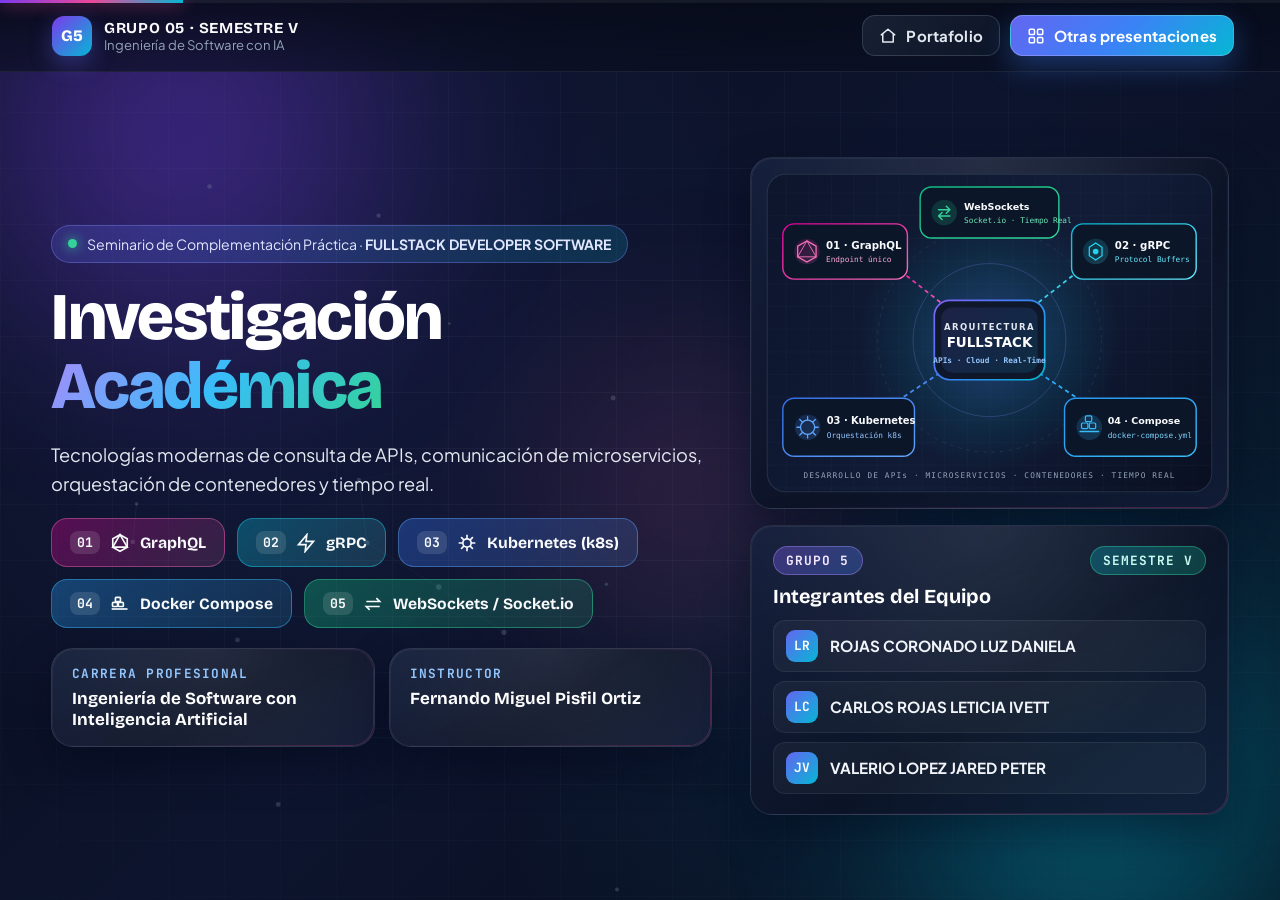
<file: assets/seminario/Investigación Academia 1/index.html>
<!DOCTYPE html>
<html lang="es">
<head>
  <meta charset="UTF-8">
  <meta name="viewport" content="width=device-width, initial-scale=1.0">
  <meta name="theme-color" content="#070b19">
  <meta name="description" content="Investigación Académica — Grupo 5: GraphQL, gRPC, Kubernetes (k8s), Docker Compose y WebSockets / Socket.io. Ingeniería de Software con Inteligencia Artificial.">
  <title>Investigación Académica · Grupo 5 | Seminario Fullstack</title>

  <link rel="preconnect" href="https://fonts.googleapis.com">
  <link rel="preconnect" href="https://fonts.gstatic.com" crossorigin>
  <link href="https://fonts.googleapis.com/css2?family=Bricolage+Grotesque:opsz,wght@12..96,600;12..96,700;12..96,800&family=JetBrains+Mono:wght@400;500;600;700&family=Plus+Jakarta+Sans:wght@400;500;600;700;800&display=swap" rel="stylesheet">

  <link rel="stylesheet" href="css/styles.css">
  <script src="js/app.js" defer></script>
</head>
<body data-active-theme="cover">
  <!-- Barra sutil de progreso superior -->
  <div class="top-progress" aria-hidden="true">
    <span class="top-progress__bar" id="progressBar"></span>
  </div>

  <!-- Fondo dinámico multicapa con gradientes animados (carga instantánea, GPU-only) -->
  <div class="ambient-bg" aria-hidden="true">
    <div class="ambient-orb ambient-orb--a"></div>
    <div class="ambient-orb ambient-orb--b"></div>
    <div class="ambient-orb ambient-orb--c"></div>
    <div class="ambient-grid"></div>
    <canvas id="constellationCanvas"></canvas>
  </div>

  <!-- Barra superior limpia con acceso directo a las demás presentaciones -->
  <header class="topbar">
    <button class="brand-home" id="goCoverBtn" type="button" title="Ir a la portada de esta presentación">
      <span class="brand-badge">G5</span>
      <span class="brand-copy">
        <strong>GRUPO 05 · SEMESTRE V</strong>
        <small>Ingeniería de Software con IA</small>
      </span>
    </button>

    <div class="topbar-actions" aria-label="Regresar al portafolio y otras presentaciones">
      <a class="back-btn back-btn--ghost" href="../../../index.html">
        <svg viewBox="0 0 24 24" fill="none" stroke="currentColor" stroke-width="2" stroke-linecap="round" stroke-linejoin="round" aria-hidden="true">
          <path d="M3 10.5 12 3l9 7.5"></path>
          <path d="M5 9.5V20h14V9.5"></path>
        </svg>
        <span>Portafolio</span>
      </a>
      <a class="back-btn back-btn--primary" href="../../../index.html#seminario">
        <svg viewBox="0 0 24 24" fill="none" stroke="currentColor" stroke-width="2" stroke-linecap="round" stroke-linejoin="round" aria-hidden="true">
          <rect x="3" y="3" width="7" height="7" rx="1.5"></rect>
          <rect x="14" y="3" width="7" height="7" rx="1.5"></rect>
          <rect x="3" y="14" width="7" height="7" rx="1.5"></rect>
          <rect x="14" y="14" width="7" height="7" rx="1.5"></rect>
        </svg>
        <span>Otras presentaciones</span>
      </a>
    </div>
  </header>

  <!-- Escenario principal de diapositivas -->
  <main class="deck" id="deck" aria-live="polite">

    <!-- ================================================================
         DIAPOSITIVA 01 · PORTADA ACADÉMICA
         ================================================================ -->
    <section class="slide is-active" id="slide-1" data-theme="cover" aria-labelledby="cover-heading">
      <div class="slide-inner cover-grid">
        <div class="cover-main">
          <div class="course-pill">
            <span class="pulse-dot" aria-hidden="true"></span>
            <span>Seminario de Complementación Práctica · <strong>FULLSTACK DEVELOPER SOFTWARE</strong></span>
          </div>

          <h1 class="cover-title" id="cover-heading">
            Investigación <span class="text-gradient">Académica</span>
          </h1>

          <p class="cover-subtitle">
            Tecnologías modernas de consulta de APIs, comunicación de microservicios, orquestación de contenedores y tiempo real.
          </p>

          <!-- 5 Chips Interactivos solicitados debajo del título -->
          <div class="topic-chips" role="navigation" aria-label="Temas de la investigación">
            <button class="topic-chip topic-chip--gql" type="button" data-goto="1">
              <span class="topic-chip__num">01</span>
              <svg viewBox="0 0 24 24" fill="none" stroke="currentColor" stroke-width="2" aria-hidden="true">
                <polygon points="12 2 20.66 7 20.66 17 12 22 3.34 17 3.34 7"></polygon>
                <polygon points="12 2 20.66 17 3.34 17"></polygon>
              </svg>
              <span>GraphQL</span>
            </button>

            <button class="topic-chip topic-chip--grpc" type="button" data-goto="2">
              <span class="topic-chip__num">02</span>
              <svg viewBox="0 0 24 24" fill="none" stroke="currentColor" stroke-width="2" aria-hidden="true">
                <path d="M13 2 3 14h9l-1 8 10-12h-9l1-8z"></path>
              </svg>
              <span>gRPC</span>
            </button>

            <button class="topic-chip topic-chip--k8s" type="button" data-goto="3">
              <span class="topic-chip__num">03</span>
              <svg viewBox="0 0 24 24" fill="none" stroke="currentColor" stroke-width="2" aria-hidden="true">
                <circle cx="12" cy="12" r="5"></circle>
                <path d="M12 2v5M12 17v5M2 12h5M17 12h5M4.93 4.93l3.54 3.54M15.53 15.53l3.54 3.54M19.07 4.93l-3.54 3.54M8.47 15.53l-3.54 3.54"></path>
              </svg>
              <span>Kubernetes (k8s)</span>
            </button>

            <button class="topic-chip topic-chip--dc" type="button" data-goto="4">
              <span class="topic-chip__num">04</span>
              <svg viewBox="0 0 24 24" fill="none" stroke="currentColor" stroke-width="2" aria-hidden="true">
                <rect x="3" y="10" width="6" height="5" rx="1"></rect>
                <rect x="10" y="10" width="6" height="5" rx="1"></rect>
                <rect x="6.5" y="4" width="6" height="5" rx="1"></rect>
                <path d="M2 18h19"></path>
              </svg>
              <span>Docker Compose</span>
            </button>

            <button class="topic-chip topic-chip--ws" type="button" data-goto="5">
              <span class="topic-chip__num">05</span>
              <svg viewBox="0 0 24 24" fill="none" stroke="currentColor" stroke-width="2" aria-hidden="true">
                <path d="M4 9h16l-4-4M20 15H4l4 4"></path>
              </svg>
              <span>WebSockets / Socket.io</span>
            </button>
          </div>

          <!-- Datos académicos clave -->
          <div class="academic-meta-grid">
            <article class="grad-card meta-box">
              <span class="meta-box__label">CARRERA PROFESIONAL</span>
              <strong class="meta-box__value">Ingeniería de Software con Inteligencia Artificial</strong>
            </article>
            <article class="grad-card meta-box">
              <span class="meta-box__label">INSTRUCTOR</span>
              <strong class="meta-box__value">Fernando Miguel Pisfil Ortiz</strong>
            </article>
          </div>
        </div>

        <aside class="cover-side">
          <figure class="grad-card hero-diagram-card">
            <img src="img/cover-fullstack.svg" alt="Mapa arquitectónico de GraphQL, gRPC, Kubernetes, Docker Compose y WebSockets / Socket.io" width="640" height="460">
          </figure>

          <section class="grad-card team-panel" aria-label="Integrantes del Grupo 5">
            <div class="team-panel__head">
              <span class="badge-pill">GRUPO 5</span>
              <span class="badge-pill badge-pill--cyan">SEMESTRE V</span>
            </div>
            <h2 class="team-panel__title">Integrantes del Equipo</h2>
            <ul class="team-members">
              <li>
                <span class="member-avatar">LR</span>
                <span>ROJAS CORONADO LUZ DANIELA</span>
              </li>
              <li>
                <span class="member-avatar">LC</span>
                <span>CARLOS ROJAS LETICIA IVETT</span>
              </li>
              <li>
                <span class="member-avatar">JV</span>
                <span>VALERIO LOPEZ JARED PETER</span>
              </li>
            </ul>
          </section>
        </aside>
      </div>
    </section>

    <!-- ================================================================
         DIAPOSITIVA 02 · TEMA 1: GRAPHQL
         ================================================================ -->
    <section class="slide" id="slide-2" data-theme="graphql" aria-labelledby="gql-heading" hidden>
      <div class="slide-inner topic-layout">
        <div class="topic-copy">
          <div class="topic-kicker topic-kicker--gql">
            <span class="topic-kicker__num">TEMA 01</span>
            <span>LENGUAJE DE CONSULTAS PARA APIs · FACEBOOK</span>
          </div>

          <h2 class="topic-title" id="gql-heading">
            GraphQL: <span class="accent-gql">Datos exactos</span> en un único endpoint
          </h2>

          <p class="topic-lead">
            Creado por <strong>Facebook</strong>, es un lenguaje de consultas para APIs y una moderna <strong>alternativa a REST</strong>. Utiliza un <strong>único endpoint flexible</strong> donde el cliente solicita exactamente los datos que necesita.
          </p>

          <div class="feature-stack">
            <article class="grad-card feature-item">
              <div class="feature-icon feature-icon--gql" aria-hidden="true">
                <svg viewBox="0 0 24 24" fill="none" stroke="currentColor" stroke-width="2">
                  <circle cx="12" cy="12" r="9"></circle>
                  <circle cx="12" cy="12" r="3"></circle>
                </svg>
              </div>
              <div>
                <h3>Único Endpoint Flexible</h3>
                <p>Toda consulta viaja a una sola ruta (ej. <code>/graphql</code>), adaptándose a cualquier vista del cliente sin crear decenas de rutas fijas.</p>
              </div>
            </article>

            <article class="grad-card feature-item">
              <div class="feature-icon feature-icon--gql" aria-hidden="true">
                <svg viewBox="0 0 24 24" fill="none" stroke="currentColor" stroke-width="2">
                  <path d="M20 6 9 17l-5-5"></path>
                </svg>
              </div>
              <div>
                <h3>Adiós al Over-fetching</h3>
                <p>Evita la transferencia excesiva de información al descartar campos que la interfaz no va a mostrar.</p>
              </div>
            </article>
          </div>

          <article class="grad-card example-banner example-banner--gql">
            <span class="example-tag">EJEMPLO PRÁCTICO</span>
            <p>
              Pedir exclusivamente el <strong>nombre</strong> y <strong>correo</strong> de un usuario en una sola petición a una red social, en lugar de recibir el perfil completo predefinido por el servidor.
            </p>
          </article>
        </div>

        <div class="topic-visual">
          <figure class="grad-card diagram-frame">
            <img src="img/graphql-flow.svg" alt="Diagrama técnico de consulta exacta en GraphQL frente al over-fetching en REST" width="640" height="270">
          </figure>

          <!-- Simulador interactivo del ejemplo de la red social -->
          <div class="grad-card interactive-box">
            <div class="interactive-head">
              <div>
                <span class="interactive-kicker">DEMO INTERACTIVA · RED SOCIAL</span>
                <h3>Selecciona los campos de tu consulta</h3>
              </div>
              <span class="payload-badge" id="gqlSavingBadge">Ligero · Sin over-fetching</span>
            </div>

            <div class="field-toggles" role="group" aria-label="Campos disponibles del usuario">
              <label class="field-pill is-checked">
                <input type="checkbox" value="nombre" checked data-gql-field>
                <span>nombre</span>
              </label>
              <label class="field-pill is-checked">
                <input type="checkbox" value="correo" checked data-gql-field>
                <span>correo</span>
              </label>
              <label class="field-pill">
                <input type="checkbox" value="biografia" data-gql-field>
                <span>biografia</span>
              </label>
              <label class="field-pill">
                <input type="checkbox" value="seguidores" data-gql-field>
                <span>seguidores</span>
              </label>
              <label class="field-pill">
                <input type="checkbox" value="publicaciones" data-gql-field>
                <span>publicaciones</span>
              </label>
            </div>

            <div class="code-split">
              <div class="code-pane">
                <span class="code-pane__label">Petición Cliente → POST /graphql</span>
                <pre id="gqlQueryOutput"><code>query {
  usuario(id: "05") {
    nombre
    correo
  }
}</code></pre>
              </div>
              <div class="code-pane">
                <span class="code-pane__label">Respuesta Exacta del Servidor</span>
                <pre id="gqlResponseOutput"><code>{
  "usuario": {
    "nombre": "Luz Daniela",
    "correo": "daniela@redsocial.pe"
  }
}</code></pre>
              </div>
            </div>
          </div>
        </div>
      </div>
    </section>

    <!-- ================================================================
         DIAPOSITIVA 03 · TEMA 2: gRPC
         ================================================================ -->
    <section class="slide" id="slide-3" data-theme="grpc" aria-labelledby="grpc-heading" hidden>
      <div class="slide-inner topic-layout">
        <div class="topic-copy">
          <div class="topic-kicker topic-kicker--grpc">
            <span class="topic-kicker__num">TEMA 02</span>
            <span>REMOTE PROCEDURE CALL · DESARROLLADO POR GOOGLE</span>
          </div>

          <h2 class="topic-title" id="grpc-heading">
            gRPC: <span class="accent-grpc">Alto rendimiento</span> entre servicios
          </h2>

          <p class="topic-lead">
            Framework de <strong>Llamada a Procedimiento Remoto (RPC)</strong> de código abierto y alto rendimiento desarrollado por <strong>Google</strong>. Funciona en cualquier entorno conectando servicios de manera sumamente eficiente.
          </p>

          <div class="feature-stack">
            <article class="grad-card feature-item">
              <div class="feature-icon feature-icon--grpc" aria-hidden="true">
                <svg viewBox="0 0 24 24" fill="none" stroke="currentColor" stroke-width="2">
                  <path d="M14 2H6a2 2 0 0 0-2 2v16a2 2 0 0 0 2 2h12a2 2 0 0 0 2-2V8z"></path>
                  <path d="M14 2v6h6M8 13h8M8 17h6"></path>
                </svg>
              </div>
              <div>
                <h3>Contratos con Protocol Buffers</h3>
                <p>Emplea archivos de definición de interfaz (<code>.proto</code>) para generar automáticamente la API y serializar datos en formato binario ultracompacto.</p>
              </div>
            </article>

            <article class="grad-card feature-item">
              <div class="feature-icon feature-icon--grpc" aria-hidden="true">
                <svg viewBox="0 0 24 24" fill="none" stroke="currentColor" stroke-width="2">
                  <circle cx="6" cy="12" r="3"></circle>
                  <circle cx="18" cy="6" r="3"></circle>
                  <circle cx="18" cy="18" r="3"></circle>
                  <path d="m8.7 10.7 6.6-3.4M8.7 13.3l6.6 3.4"></path>
                </svg>
              </div>
              <div>
                <h3>Multi-entorno y Políglota</h3>
                <p>Permite invocar funciones remotas como si fueran locales entre sistemas escritos en distintos lenguajes de programación.</p>
              </div>
            </article>
          </div>

          <article class="grad-card example-banner example-banner--grpc">
            <span class="example-tag">EJEMPLO PRÁCTICO</span>
            <p>
              Comunicar internamente múltiples microservicios backend (ej. <strong>pagos</strong> e <strong>inventario</strong>) programados en distintos lenguajes con <strong>muy baja latencia</strong>.
            </p>
          </article>
        </div>

        <div class="topic-visual">
          <figure class="grad-card diagram-frame">
            <img src="img/grpc-microservices.svg" alt="Diagrama técnico de gRPC y Protocol Buffers comunicando microservicios de Pagos e Inventario" width="640" height="270">
          </figure>

          <div class="grad-card interactive-box">
            <div class="interactive-head">
              <div>
                <span class="interactive-kicker">SIMULADOR RPC · PROTOCOL BUFFERS</span>
                <h3>Comunicación Pagos ↔ Inventario</h3>
              </div>
              <button class="action-btn action-btn--grpc" id="grpcCallBtn" type="button">
                ▶ Invocar RPC
              </button>
            </div>

            <div class="code-split">
              <div class="code-pane">
                <span class="code-pane__label">Definición interfaz: comercio.proto</span>
                <pre><code>syntax = "proto3";

service Inventario {
  rpc DescontarStock (OrdenPago)
      returns (Confirmacion);
}</code></pre>
              </div>
              <div class="code-pane">
                <span class="code-pane__label">Traza Binaria entre Microservicios</span>
                <div class="rpc-status-panel" id="grpcLogOutput">
                  <div class="rpc-row">
                    <span class="rpc-pill">Pagos (Python)</span>
                    <span class="rpc-arrow">→</span>
                    <span class="rpc-pill rpc-pill--dest">Inventario (Go)</span>
                  </div>
                  <p class="rpc-result" id="grpcResultText">
                    Listo: contrato <code>.proto</code> compilado. Pulsa <strong>Invocar RPC</strong> para medir latencia.
                  </p>
                </div>
              </div>
            </div>
          </div>
        </div>
      </div>
    </section>

    <!-- ================================================================
         DIAPOSITIVA 04 · TEMA 3: KUBERNETES (k8s)
         ================================================================ -->
    <section class="slide" id="slide-4" data-theme="k8s" aria-labelledby="k8s-heading" hidden>
      <div class="slide-inner topic-layout">
        <div class="topic-copy">
          <div class="topic-kicker topic-kicker--k8s">
            <span class="topic-kicker__num">TEMA 03</span>
            <span>ORQUESTACIÓN DE CONTENEDORES · ALTA DISPONIBILIDAD</span>
          </div>

          <h2 class="topic-title" id="k8s-heading">
            Kubernetes (k8s): <span class="accent-k8s">Orquestación</span> y auto-escalado
          </h2>

          <p class="topic-lead">
            Plataforma para la <strong>orquestación de contenedores</strong> que automatiza el <strong>despliegue, escalado y gestión</strong> de aplicaciones modernas en producción.
          </p>

          <div class="feature-stack">
            <article class="grad-card feature-item">
              <div class="feature-icon feature-icon--k8s" aria-hidden="true">
                <svg viewBox="0 0 24 24" fill="none" stroke="currentColor" stroke-width="2">
                  <path d="M12 3v18M3 12h18M5.6 5.6l12.8 12.8M18.4 5.6 5.6 18.4"></path>
                </svg>
              </div>
              <div>
                <h3>Alta Disponibilidad y Balanceo Integrado</h3>
                <p>Distribuye inteligentemente las solicitudes entrantes entre múltiples réplicas activas para evitar cuellos de botella.</p>
              </div>
            </article>

            <article class="grad-card feature-item">
              <div class="feature-icon feature-icon--k8s" aria-hidden="true">
                <svg viewBox="0 0 24 24" fill="none" stroke="currentColor" stroke-width="2">
                  <path d="M21 12a9 9 0 0 0-9-9 9.75 9.75 0 0 0-6.74 2.74L3 8"></path>
                  <path d="M3 3v5h5M3 12a9 9 0 0 0 9 9 9.75 9.75 0 0 0 6.74-2.74L21 16"></path>
                  <path d="M16 16h5v5"></path>
                </svg>
              </div>
              <div>
                <h3>Auto-recuperación (Self-healing)</h3>
                <p>Supervisa continuamente la salud del clúster y <strong>reemplaza automáticamente</strong> instancias o <em>pods</em> que fallan.</p>
              </div>
            </article>
          </div>

          <article class="grad-card example-banner example-banner--k8s">
            <span class="example-tag">EJEMPLO PRÁCTICO</span>
            <p>
              Configurar un sistema para que <strong>incremente dinámicamente las réplicas</strong> de un servidor web durante un pico de tráfico masivo (como un <strong>Black Friday</strong>) y las reduzca al terminar.
            </p>
          </article>
        </div>

        <div class="topic-visual">
          <figure class="grad-card diagram-frame">
            <img src="img/k8s-orchestration.svg" alt="Diagrama de Kubernetes con balanceador de carga, auto-escalado y auto-recuperación de pods" width="640" height="270">
          </figure>

          <div class="grad-card interactive-box">
            <div class="interactive-head">
              <div>
                <span class="interactive-kicker">CLÚSTER INTERACTIVO · PODS WEB</span>
                <h3 id="k8sClusterStatus">Tráfico Estándar · 2 Réplicas Activas</h3>
              </div>
              <div class="btn-group">
                <button class="action-btn action-btn--k8s" id="k8sPeakBtn" type="button">
                  ⚡ Pico Black Friday
                </button>
                <button class="action-btn action-btn--warn" id="k8sCrashBtn" type="button">
                  ✕ Fallo de Pod
                </button>
              </div>
            </div>

            <div class="pods-grid" id="k8sPodsGrid" aria-live="polite">
              <!-- Generado/actualizado dinámicamente por app.js -->
            </div>
          </div>
        </div>
      </div>
    </section>

    <!-- ================================================================
         DIAPOSITIVA 05 · TEMA 4: DOCKER COMPOSE
         ================================================================ -->
    <section class="slide" id="slide-5" data-theme="compose" aria-labelledby="dc-heading" hidden>
      <div class="slide-inner topic-layout">
        <div class="topic-copy">
          <div class="topic-kicker topic-kicker--dc">
            <span class="topic-kicker__num">TEMA 04</span>
            <span>ENTORNOS MULTICONTENEDOR · CONFIGURACIÓN DECLARATIVA</span>
          </div>

          <h2 class="topic-title" id="dc-heading">
            Docker Compose: <span class="accent-dc">Múltiples contenedores</span> en un comando
          </h2>

          <p class="topic-lead">
            Herramienta diseñada para <strong>definir y ejecutar aplicaciones en Docker que requieren múltiples contenedores</strong> coordinados entre sí.
          </p>

          <div class="feature-stack">
            <article class="grad-card feature-item">
              <div class="feature-icon feature-icon--dc" aria-hidden="true">
                <svg viewBox="0 0 24 24" fill="none" stroke="currentColor" stroke-width="2">
                  <path d="M14 2H6a2 2 0 0 0-2 2v16a2 2 0 0 0 2 2h12a2 2 0 0 0 2-2V8z"></path>
                  <path d="M10 13l-2 2 2 2M14 13l2 2-2 2"></path>
                </svg>
              </div>
              <div>
                <h3>Archivo Único YAML (<code>docker-compose.yml</code>)</h3>
                <p>Centraliza servicios, puertos, variables y orden de arranque mediante directivas de dependencia como <code>depends_on</code>.</p>
              </div>
            </article>

            <article class="grad-card feature-item">
              <div class="feature-icon feature-icon--dc" aria-hidden="true">
                <svg viewBox="0 0 24 24" fill="none" stroke="currentColor" stroke-width="2">
                  <rect x="2" y="3" width="6" height="6" rx="1"></rect>
                  <rect x="16" y="3" width="6" height="6" rx="1"></rect>
                  <rect x="9" y="15" width="6" height="6" rx="1"></rect>
                  <path d="M8 6h8M5 9v4a2 2 0 0 0 2 2h2M19 9v4a2 2 0 0 1-2 2h-2"></path>
                </svg>
              </div>
              <div>
                <h3>Red Interna Automática</h3>
                <p>Crea una red virtual aislada donde los contenedores se descubren y comunican directamente usando su nombre de servicio.</p>
              </div>
            </article>
          </div>

          <article class="grad-card example-banner example-banner--dc">
            <span class="example-tag">EJEMPLO PRÁCTICO</span>
            <p>
              Levantar un <strong>frontend web</strong>, un <strong>backend en Node.js</strong> y una <strong>base de datos</strong> de manera simultánea e interconectada ejecutando un solo comando (<code>docker-compose up</code>).
            </p>
          </article>
        </div>

        <div class="topic-visual">
          <figure class="grad-card diagram-frame">
            <img src="img/docker-compose-stack.svg" alt="Diagrama de docker-compose.yml levantando Frontend Web, Backend Node.js y Base de Datos en una red interna" width="640" height="270">
          </figure>

          <div class="grad-card interactive-box">
            <div class="interactive-head">
              <div>
                <span class="interactive-kicker">CONSOLA DOCKER COMPOSE</span>
                <h3>Orquestación Local de 3 Servicios</h3>
              </div>
              <button class="action-btn action-btn--dc" id="composeRunBtn" type="button">
                ▶ docker-compose up
              </button>
            </div>

            <div class="code-split">
              <div class="code-pane">
                <span class="code-pane__label">docker-compose.yml</span>
                <pre><code>services:
  db:
    image: postgres:16
  backend:
    build: ./api-node
    depends_on: [db]
  frontend:
    build: ./web
    depends_on: [backend]</code></pre>
              </div>
              <div class="code-pane">
                <span class="code-pane__label">Estado de Red Interna: app_default</span>
                <ul class="compose-services" id="composeStatusList">
                  <li data-service="db">
                    <span class="svc-dot"></span>
                    <strong>db (Base de Datos)</strong>
                    <em>Detenido</em>
                  </li>
                  <li data-service="backend">
                    <span class="svc-dot"></span>
                    <strong>backend (Node.js)</strong>
                    <em>Detenido</em>
                  </li>
                  <li data-service="frontend">
                    <span class="svc-dot"></span>
                    <strong>frontend (Web UI)</strong>
                    <em>Detenido</em>
                  </li>
                </ul>
              </div>
            </div>
          </div>
        </div>
      </div>
    </section>

    <!-- ================================================================
         DIAPOSITIVA 06 · TEMA 5: WEBSOCKETS / SOCKET.IO
         ================================================================ -->
    <section class="slide" id="slide-6" data-theme="ws" aria-labelledby="ws-heading" hidden>
      <div class="slide-inner topic-layout">
        <div class="topic-copy">
          <div class="topic-kicker topic-kicker--ws">
            <span class="topic-kicker__num">TEMA 05</span>
            <span>COMUNICACIÓN EN TIEMPO REAL · FULL-DUPLEX</span>
          </div>

          <h2 class="topic-title" id="ws-heading">
            WebSockets / Socket.io: <span class="accent-ws">Tiempo real</span> bidireccional
          </h2>

          <p class="topic-lead">
            Protocolo estándar (<strong>WebSockets</strong>) y biblioteca de JavaScript (<strong>Socket.io</strong>) que habilitan la <strong>comunicación bidireccional y continua</strong> entre el cliente y el servidor en tiempo real.
          </p>

          <div class="feature-stack">
            <article class="grad-card feature-item">
              <div class="feature-icon feature-icon--ws" aria-hidden="true">
                <svg viewBox="0 0 24 24" fill="none" stroke="currentColor" stroke-width="2">
                  <path d="M17 2.1l4 4-4 4"></path>
                  <path d="M3 12.2v-2a4 4 0 0 1 4-4h14"></path>
                  <path d="M7 21.9l-4-4 4-4"></path>
                  <path d="M21 11.8v2a4 4 0 0 1-4 4H3"></path>
                </svg>
              </div>
              <div>
                <h3>Supera el Modelo Petición-Respuesta de HTTP</h3>
                <p>Mantiene un canal TCP persistente abierto para que el servidor envíe eventos instantáneos sin esperar nuevas consultas del navegador.</p>
              </div>
            </article>

            <article class="grad-card feature-item">
              <div class="feature-icon feature-icon--ws" aria-hidden="true">
                <svg viewBox="0 0 24 24" fill="none" stroke="currentColor" stroke-width="2">
                  <path d="M13 2 3 14h9l-1 8 10-12h-9l1-8z"></path>
                </svg>
              </div>
              <div>
                <h3>Socket.io Basado en Eventos</h3>
                <p>Facilita salas (<em>rooms</em>), reconexión automática y emisión de eventos en vivo con <code>socket.emit()</code> y <code>socket.on()</code>.</p>
              </div>
            </article>
          </div>

          <article class="grad-card example-banner example-banner--ws">
            <span class="example-tag">EJEMPLOS PRÁCTICOS</span>
            <p>
              Aplicaciones de <strong>chat en vivo</strong>, <strong>documentos colaborativos simultáneos</strong> o <strong>tableros financieros con actualización de precios en tiempo real</strong>.
            </p>
          </article>
        </div>

        <div class="topic-visual">
          <figure class="grad-card diagram-frame">
            <img src="img/websockets-realtime.svg" alt="Diagrama de canal persistente bidireccional WebSockets / Socket.io frente a HTTP tradicional" width="640" height="270">
          </figure>

          <div class="grad-card interactive-box">
            <div class="interactive-head">
              <div>
                <span class="interactive-kicker">CANAL SOCKET.IO ACTIVO · WS://</span>
                <h3>Casos en Tiempo Real</h3>
              </div>
              <div class="ws-tabs" role="tablist" aria-label="Ejemplos de WebSockets">
                <button class="ws-tab is-active" type="button" data-ws-mode="chat">Chat en vivo</button>
                <button class="ws-tab" type="button" data-ws-mode="docs">Docs colaborativos</button>
                <button class="ws-tab" type="button" data-ws-mode="finance">Tablero financiero</button>
              </div>
            </div>

            <div class="ws-stage" id="wsStage" aria-live="polite">
              <!-- Actualizado dinámicamente por app.js -->
            </div>
          </div>
        </div>
      </div>
    </section>

    <!-- ================================================================
         DIAPOSITIVA 07 · REFERENCIAS BIBLIOGRÁFICAS
         ================================================================ -->
    <section class="slide" id="slide-7" data-theme="refs" aria-labelledby="refs-heading" hidden>
      <div class="slide-inner refs-layout">
        <header class="refs-header">
          <div>
            <div class="topic-kicker topic-kicker--refs">
              <span class="topic-kicker__num">CIERRE ACADÉMICO</span>
              <span>DOCUMENTACIÓN OFICIAL · FORMATO APA 7.ª EDICIÓN</span>
            </div>
            <h2 class="topic-title" id="refs-heading">
              Referencias <span class="text-gradient">Bibliográficas</span>
            </h2>
          </div>

          <a class="back-btn back-btn--large" href="../../../index.html#seminario">
            <svg viewBox="0 0 24 24" fill="none" stroke="currentColor" stroke-width="2" stroke-linecap="round" stroke-linejoin="round" aria-hidden="true">
              <path d="M19 12H5M12 19l-7-7 7-7"></path>
            </svg>
            <span>Volver a mis otras presentaciones</span>
          </a>
        </header>

        <ol class="refs-grid">
          <li class="grad-card ref-card">
            <span class="ref-num ref-num--gql">01 · GraphQL</span>
            <p>
              GraphQL Foundation. (2025). <em>Introduction to GraphQL: Query language for your API</em>. Documentación oficial de GraphQL.
            </p>
            <a href="https://graphql.org/learn/" target="_blank" rel="noopener noreferrer">https://graphql.org/learn/</a>
          </li>

          <li class="grad-card ref-card">
            <span class="ref-num ref-num--grpc">02 · gRPC &amp; Protobuf</span>
            <p>
              gRPC Authors &amp; Google. (2025). <em>Introduction to gRPC and Protocol Buffers</em>. gRPC Official Documentation.
            </p>
            <a href="https://grpc.io/docs/what-is-grpc/introduction/" target="_blank" rel="noopener noreferrer">https://grpc.io/docs/what-is-grpc/introduction/</a>
          </li>

          <li class="grad-card ref-card">
            <span class="ref-num ref-num--k8s">03 · Kubernetes (k8s)</span>
            <p>
              Cloud Native Computing Foundation [CNCF]. (2025). <em>Overview of Kubernetes: Container orchestration, scaling, and self-healing</em>. Kubernetes Documentation.
            </p>
            <a href="https://kubernetes.io/es/docs/concepts/overview/" target="_blank" rel="noopener noreferrer">https://kubernetes.io/es/docs/concepts/overview/</a>
          </li>

          <li class="grad-card ref-card">
            <span class="ref-num ref-num--dc">04 · Docker Compose</span>
            <p>
              Docker Inc. (2025). <em>Docker Compose overview: Define and run multi-container applications</em>. Docker Docs.
            </p>
            <a href="https://docs.docker.com/compose/" target="_blank" rel="noopener noreferrer">https://docs.docker.com/compose/</a>
          </li>

          <li class="grad-card ref-card">
            <span class="ref-num ref-num--ws">05 · WebSockets (RFC 6455)</span>
            <p>
              Fette, I., &amp; Melnikov, A. (2011). <em>The WebSocket Protocol</em> (RFC 6455). Internet Engineering Task Force (IETF) / MDN Web Docs.
            </p>
            <a href="https://datatracker.ietf.org/doc/html/rfc6455" target="_blank" rel="noopener noreferrer">https://datatracker.ietf.org/doc/html/rfc6455</a>
          </li>

          <li class="grad-card ref-card">
            <span class="ref-num ref-num--ws">06 · Socket.io</span>
            <p>
              Socket.IO Maintainers. (2025). <em>How Socket.IO works: Bidirectional and low-latency communication for every platform</em>. Socket.IO Documentation.
            </p>
            <a href="https://socket.io/docs/v4/" target="_blank" rel="noopener noreferrer">https://socket.io/docs/v4/</a>
          </li>
        </ol>

        <footer class="grad-card refs-closing">
          <div class="refs-closing__left">
            <span class="badge-pill">GRUPO 5 · SEMESTRE V</span>
            <strong>Seminario de Complementación Práctica (FULLSTACK DEVELOPER SOFTWARE)</strong>
            <span>Rojas Coronado Luz Daniela · Carlos Rojas Leticia Ivett · Valerio Lopez Jared Peter — Instructor: Fernando Miguel Pisfil Ortiz</span>
          </div>
          <div class="refs-closing__actions">
            <a class="back-btn back-btn--ghost" href="../../../index.html">Ir al Portafolio Principal</a>
          </div>
        </footer>
      </div>
    </section>

  </main>
</body>
</html>
</file>
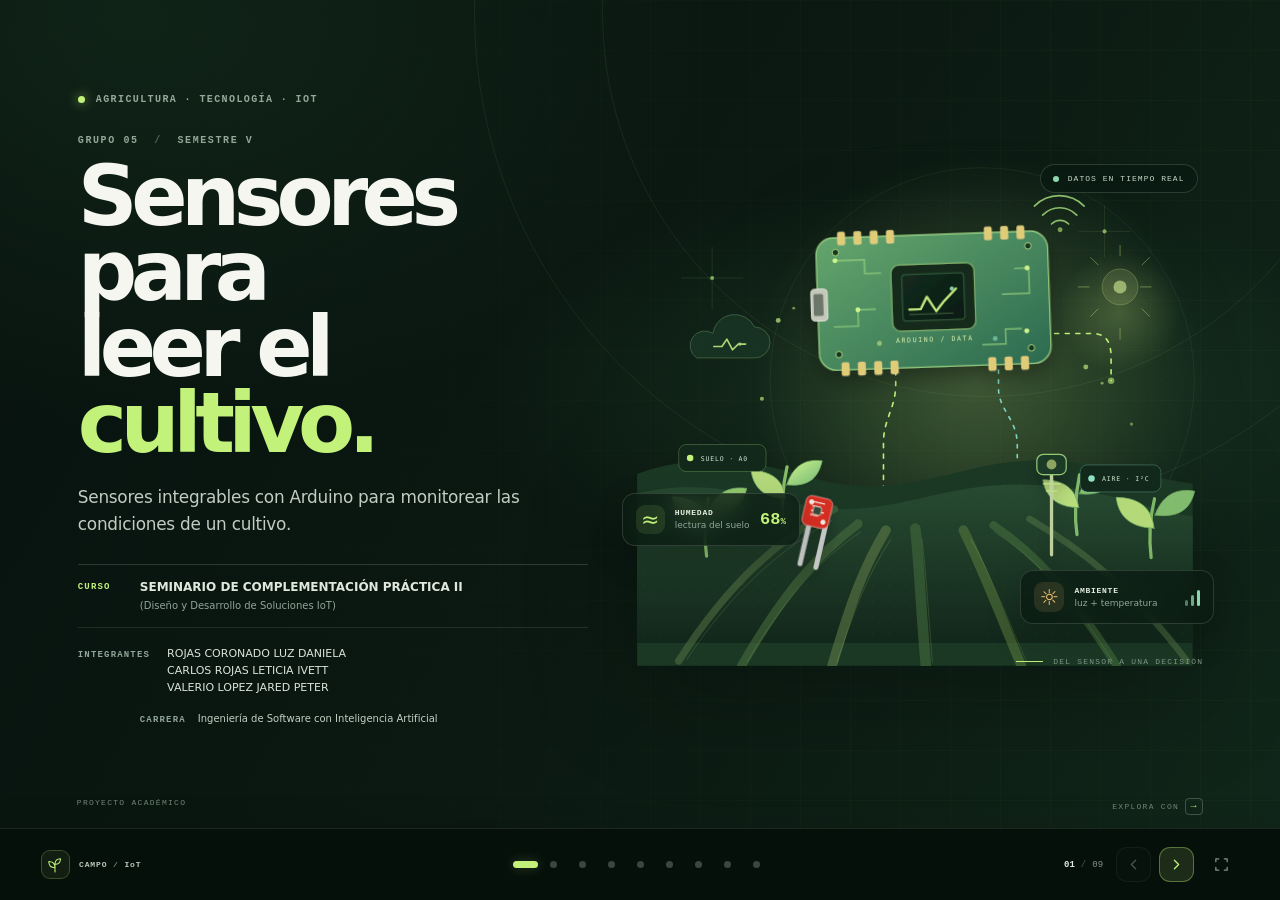
<file: assets/seminario/sensorescultivo/index.html>
<!doctype html>
<html lang="es">
<head>
  <meta charset="utf-8">
  <meta name="viewport" content="width=device-width, initial-scale=1">
  <meta name="theme-color" content="#081510">
  <meta name="description" content="Presentación educativa sobre sensores integrables con Arduino para monitorear las condiciones de un cultivo.">
  <title>Sensores para monitorear un cultivo · Arduino + IoT</title>
  <link rel="stylesheet" href="styles.css">
  <script src="app.js" defer></script>
</head>
<body>
  <main class="presentation" aria-label="Presentación: sensores integrables con Arduino para monitorear un cultivo">
    <div class="stage" id="stage">
      <!-- 01 · PORTADA -->
      <section class="slide slide--cover is-active" id="slide-1" aria-label="Diapositiva 1 de 9: Portada" aria-hidden="false" tabindex="-1">
        <div class="cover-orbit cover-orbit--one" aria-hidden="true"></div>
        <div class="cover-orbit cover-orbit--two" aria-hidden="true"></div>
        <div class="content-frame cover-layout">
          <div class="cover-copy">
            <div class="eyebrow eyebrow--light"><span class="live-dot"></span> Agricultura · tecnología · IoT</div>
            <p class="cover-edition">GRUPO 05 <span>/</span> SEMESTRE V</p>
            <h1>Sensores para<br>leer el <em>cultivo.</em></h1>
            <p class="cover-subtitle">Sensores integrables con Arduino para monitorear las condiciones de un cultivo.</p>

            <div class="cover-course">
              <span class="micro-label">CURSO</span>
              <p>Seminario de Complementación Práctica II<br><span>(Diseño y Desarrollo de Soluciones IoT)</span></p>
            </div>

            <div class="cover-team">
              <span class="micro-label">INTEGRANTES</span>
              <ul>
                <li>Rojas Coronado Luz Daniela</li>
                <li>Carlos Rojas Leticia Ivett</li>
                <li>Valerio Lopez Jared Peter</li>
              </ul>
            </div>
            <p class="cover-career"><span class="micro-label">CARRERA</span> Ingeniería de Software con Inteligencia Artificial</p>
          </div>

          <div class="cover-art-wrap">
            <div class="art-orbit-label art-orbit-label--top"><span class="orbit-pulse"></span> DATOS EN TIEMPO REAL</div>
            <img class="cover-art" src="img/hero-farm.svg" alt="Ilustración de un cultivo conectado a sensores y una placa Arduino que transmite datos por Wi-Fi" width="760" height="640">
            <div class="art-float art-float--soil"><span class="mini-wave" aria-hidden="true">≈</span><span><b>HUMEDAD</b><small>lectura del suelo</small></span><strong>68<span>%</span></strong></div>
            <div class="art-float art-float--air"><span class="air-sun" aria-hidden="true">☼</span><span><b>AMBIENTE</b><small>luz + temperatura</small></span><i class="signal-bars" aria-hidden="true"><i></i><i></i><i></i></i></div>
            <div class="art-caption"><span class="caption-line"></span> DEL SENSOR A UNA DECISIÓN</div>
          </div>
        </div>
        <div class="cover-bottom-note"><span>PROYECTO ACADÉMICO</span><span>EXPLORA CON <kbd>→</kbd></span></div>
      </section>

      <!-- 02 · INTRODUCCIÓN -->
      <section class="slide slide--intro slide--light" id="slide-2" aria-label="Diapositiva 2 de 9: Introducción al monitoreo de cultivos" aria-hidden="true" tabindex="-1" inert>
        <div class="content-frame intro-layout">
          <div class="intro-copy">
            <div class="eyebrow"><span class="eyebrow-number">02</span> EL CULTIVO, EN CONTEXTO</div>
            <h2>¿Qué pasa<br>bajo las hojas?</h2>
            <p class="lead">Monitorear un cultivo es observar sus condiciones en el tiempo, no depender de una sola impresión.</p>
            <p class="body-copy">Con sensores, Arduino puede leer señales del suelo y del ambiente, ordenarlas y mostrar cambios para apoyar una decisión oportuna.</p>
            <div class="intro-callout"><span class="callout-icon" aria-hidden="true">↗</span><span>Un dato aislado orienta.<br><strong>Una tendencia ayuda a decidir.</strong></span></div>
            <div class="intro-footnote">Arduino interpreta la señal; la calibración y el criterio del cultivo siguen siendo importantes (<a class="citation-link" href="#ref-arduino" data-reference="ref-arduino" aria-label="Ver fuente: Arduino">Arduino, 2025</a>).</div>
          </div>

          <div class="field-panel" aria-label="Ejemplos de condiciones que pueden observarse">
            <div class="field-panel-top"><div><span class="micro-label">LECTURAS DE UN CULTIVO</span><h3>Lo invisible<br>se vuelve dato.</h3></div><span class="panel-live"><span></span> EN LÍNEA</span></div>
            <div class="field-plot" aria-hidden="true">
              <div class="plot-grid"></div>
              <svg class="plot-chart" viewBox="0 0 560 210" preserveAspectRatio="none">
                <defs><linearGradient id="plotFill" x1="0" x2="0" y1="0" y2="1"><stop offset="0" stop-color="#9bdc76" stop-opacity=".28"/><stop offset="1" stop-color="#9bdc76" stop-opacity="0"/></linearGradient></defs>
                <path class="chart-area" d="M0,162 C48,150 63,122 105,130 S166,160 206,112 S270,92 306,108 S364,122 401,71 S470,80 500,50 S540,57 560,25 L560,210 L0,210Z"/>
                <path class="chart-line" d="M0,162 C48,150 63,122 105,130 S166,160 206,112 S270,92 306,108 S364,122 401,71 S470,80 500,50 S540,57 560,25"/>
                <circle cx="401" cy="71" r="5"/><circle cx="560" cy="25" r="5"/>
              </svg>
              <div class="plot-tooltip"><span>HUMEDAD</span><strong>variación</strong><small>durante el día</small></div>
              <div class="plot-axis plot-axis--y"><span>alta</span><span>baja</span></div>
              <div class="plot-axis plot-axis--x"><span>06:00</span><span>12:00</span><span>18:00</span></div>
            </div>
            <div class="signal-row">
              <div class="signal-item"><span class="signal-icon signal-icon--soil" aria-hidden="true">◒</span><span><b>Suelo</b><small>humedad · temperatura</small></span></div>
              <div class="signal-item"><span class="signal-icon signal-icon--air" aria-hidden="true">◉</span><span><b>Ambiente</b><small>gases · luz</small></span></div>
            </div>
            <div class="panel-foot"><span>OBSERVAR</span><span class="panel-foot-line"></span><span>COMPRENDER</span><span class="panel-foot-line"></span><span>ACTUAR</span></div>
          </div>
        </div>
      </section>

      <!-- 03 · HUMEDAD DEL SUELO Y TEMPERATURA -->
      <section class="slide slide--sensors slide--light" id="slide-3" aria-label="Diapositiva 3 de 9: Sensores YL-69 y TMP36" aria-hidden="true" tabindex="-1" inert>
        <div class="content-frame">
          <div class="section-heading section-heading--row">
            <div><div class="eyebrow"><span class="eyebrow-number">03</span> SENSORES · SUELO + TEMPERATURA</div><h2>Suelo y<br>temperatura.</h2></div>
            <p class="section-deck">Humedad del sustrato y temperatura del aire. Pines recomendados para Arduino Uno.</p>
          </div>

          <div class="sensor-grid sensor-grid--pair">
            <article class="sensor-card sensor-card--green">
              <div class="sensor-card-head">
                <div class="sensor-photo-frame"><img class="sensor-product-photo" src="img/sensor-yl69.svg" alt="Ilustración referencial de la sonda resistiva YL-69 con placa de conexión roja." width="320" height="720"><span class="sensor-photo-label">REFERENCIAL</span></div>
                <div class="sensor-heading-copy"><span class="sensor-index">SENSOR 01</span><h3>Humedad del suelo</h3><p class="sensor-model">YL-69 · sonda resistiva + módulo YL-38</p></div>
              </div>
              <div class="measure-row"><span>VARIABLE</span><strong>Humedad del sustrato<br><em>lectura analógica relativa</em></strong></div>
              <p><b>¿Para qué?</b> Identificar si la zona de raíces se seca y orientar la revisión del riego.</p>
              <div class="example-row"><span class="example-mark">↳</span><span><b>Ejemplo</b> Compara suelo seco y húmedo antes de fijar un umbral.</span></div>
              <div class="sensor-card-foot"><span>SEÑAL analógica (AO) · PIN A0 recomendado · DO → D4 opcional*</span><a class="citation-link" href="#ref-yl69" data-reference="ref-yl69" aria-label="Ver fuente: Arduwiki">(Arduwiki, s. f.)</a><a class="citation-link" href="#ref-arduino" data-reference="ref-arduino" aria-label="Ver fuente: Arduino analogRead">(Arduino, 2025)</a><a class="citation-link" href="#ref-hibit" data-reference="ref-hibit" aria-label="Ver fuente: HiBit, sensor de humedad del suelo">(HiBit, 2025)</a></div>
              <div class="calibration-note"><span>!</span> Calibra en tu sustrato y energiza la sonda solo al medir para reducir corrosión. *DO solo con módulo comparador.</div>
            </article>

            <article class="sensor-card sensor-card--blue">
              <div class="sensor-card-head">
                <div class="sensor-photo-frame"><img class="sensor-product-photo" src="img/sensor-tmp36.svg" alt="Ilustración referencial de un sensor TMP36 negro en encapsulado TO-92 con tres terminales." width="300" height="430"><span class="sensor-photo-label">REFERENCIAL</span></div>
                <div class="sensor-heading-copy"><span class="sensor-index">SENSOR 02</span><h3>Temperatura del aire</h3><p class="sensor-model">TMP36 · encapsulado TO-92</p></div>
              </div>
              <div class="measure-row"><span>VARIABLE</span><strong>Temperatura<br><em>salida lineal en °C</em></strong></div>
              <p><b>¿Para qué?</b> Observar cambios térmicos cerca del cultivo sin exponer el sensor al agua.</p>
              <div class="example-row"><span class="example-mark">↳</span><span><b>Ejemplo</b> Conecta VOUT a A1 y convierte su tensión a temperatura.</span></div>
              <div class="sensor-card-foot"><span>SEÑAL de tensión analógica (VOUT) · PIN A1 recomendado</span><a class="citation-link" href="#ref-tmp36" data-reference="ref-tmp36" aria-label="Ver fuente: Analog Devices TMP36">(Analog Devices, 2015)</a><a class="citation-link" href="#ref-arduino" data-reference="ref-arduino" aria-label="Ver fuente: Arduino analogRead">(Arduino, 2025)</a></div>
              <div class="calibration-note"><span>i</span> Sensibilidad típica: 10 mV/°C; ubícalo a la sombra y protégelo del riego directo.</div>
            </article>
          </div>
          <p class="slide-source-line">El Arduino Uno R3 tiene seis entradas analógicas; <i>analogRead</i> convierte la tensión en una lectura de 10 bits (<a class="citation-link" href="#ref-arduino-uno" data-reference="ref-arduino-uno" aria-label="Ver fuente: Arduino UNO R3">Arduino</a>, s. f., <a class="citation-link" href="#ref-arduino" data-reference="ref-arduino" aria-label="Ver fuente: Arduino analogRead">2025</a>).</p>
        </div>
      </section>

      <!-- 04 · GAS Y LUZ -->
      <section class="slide slide--sensors slide--light" id="slide-4" aria-label="Diapositiva 4 de 9: Sensores MQ-2 y LDR de 5 milímetros" aria-hidden="true" tabindex="-1" inert>
        <div class="content-frame">
          <div class="section-heading section-heading--row">
            <div><div class="eyebrow"><span class="eyebrow-number">04</span> SENSORES · AIRE + LUZ</div><h2>El entorno también<br>da señales.</h2></div>
            <p class="section-deck">MQ-2: gases combustibles y humo. LDR: cambios de luz. Pines recomendados para Arduino Uno.</p>
          </div>

          <div class="sensor-grid sensor-grid--pair">
            <article class="sensor-card sensor-card--amber">
              <div class="sensor-card-head">
                <div class="sensor-photo-frame"><img class="sensor-product-photo" src="img/sensor-mq2.svg" alt="Ilustración referencial del elemento metálico de malla del sensor semiconductor MQ-2." width="560" height="700"><span class="sensor-photo-label">REFERENCIAL</span></div>
                <div class="sensor-heading-copy"><span class="sensor-index">SENSOR 03</span><h3>Gas y humo</h3><p class="sensor-model">MQ-2 · sensor semiconductor SnO₂</p></div>
              </div>
              <div class="measure-row"><span>VARIABLE</span><strong>Gases combustibles / humo<br><em>respuesta relativa, no selectiva</em></strong></div>
              <p><b>¿Para qué?</b> Detectar cambios en el aire de un invernadero o almacén; no mide CO₂ ni identifica un gas concreto.</p>
              <div class="example-row"><span class="example-mark">↳</span><span><b>Ejemplo</b> Una variación genera un aviso para revisar el entorno.</span></div>
              <div class="sensor-card-foot"><span>SEÑAL analógica (circuito de carga/AO) · PIN A2 recomendado · DO → D4 opcional*</span><a class="citation-link citation-link--wrap" href="#ref-mq2" data-reference="ref-mq2" aria-label="Ver fuente: manual MQ-2 de Winsen">(Zhengzhou Winsen Electronics Technology Co., Ltd. [Winsen], 2015)</a><a class="citation-link" href="#ref-arduino" data-reference="ref-arduino" aria-label="Ver fuente: Arduino analogRead">(Arduino, 2025)</a></div>
              <div class="calibration-note"><span>!</span> Requiere calentador, precalentamiento y calibración; no es un detector certificado de seguridad. *DO solo en placa comparadora.</div>
            </article>

            <article class="sensor-card sensor-card--green">
              <div class="sensor-card-head">
                <div class="sensor-photo-frame"><img class="sensor-product-photo" src="img/sensor-ldr5mm.svg" alt="Ilustración referencial de una fotoresistencia LDR de 5 milímetros con pista fotosensible y dos terminales." width="360" height="360"><span class="sensor-photo-label">REFERENCIAL</span></div>
                <div class="sensor-heading-copy"><span class="sensor-index">SENSOR 04</span><h3>Luminosidad</h3><p class="sensor-model">LDR fotoresistor CdS · 5 mm</p></div>
              </div>
              <div class="measure-row"><span>VARIABLE</span><strong>Cambio de luz<br><em>lectura relativa, no lux</em></strong></div>
              <p><b>¿Para qué?</b> Comparar zonas iluminadas y reconocer sombras en el cultivo.</p>
              <div class="example-row"><span class="example-mark">↳</span><span><b>Ejemplo</b> LDR + resistor de 10 kΩ: lleva el punto medio a A3.</span></div>
              <div class="sensor-card-foot"><span>SEÑAL analógica (divisor resistivo) · PIN A3 recomendado</span><a class="citation-link" href="#ref-photocells" data-reference="ref-photocells" aria-label="Ver fuente: Adafruit Photocells">(Adafruit, 2024)</a><a class="citation-link" href="#ref-arduino" data-reference="ref-arduino" aria-label="Ver fuente: Arduino analogRead">(Arduino, 2025)</a></div>
              <div class="calibration-note"><span>i</span> La resistencia cambia con la luz; calibra el montaje, no es un luxómetro preciso.</div>
            </article>
          </div>
          <p class="slide-source-line">A2 y A3 son entradas analógicas del Arduino Uno R3 (<a class="citation-link" href="#ref-arduino-uno" data-reference="ref-arduino-uno" aria-label="Ver fuente: Arduino UNO R3">Arduino, s. f.</a>); la LDR se lee con divisor resistivo (<a class="citation-link" href="#ref-photocells" data-reference="ref-photocells" aria-label="Ver fuente: Adafruit Photocells">Adafruit, 2024</a>) y el MQ-2 necesita circuito de carga y ajuste (<a class="citation-link" href="#ref-mq2" data-reference="ref-mq2" aria-label="Ver fuente: manual MQ-2 de Winsen">Winsen, 2015</a>).</p>
        </div>
      </section>

      <!-- 05 · FLUJO DE FUNCIONAMIENTO -->
      <section class="slide slide--logic slide--dark" id="slide-5" aria-label="Diapositiva 5 de 9: Cómo funciona el sistema" aria-hidden="true" tabindex="-1" inert>
        <div class="content-frame">
          <div class="section-heading section-heading--row section-heading--dark">
            <div><div class="eyebrow eyebrow--light"><span class="eyebrow-number">05</span> DEL SENSOR A LA ACCIÓN</div><h2>Un dato solo sirve<br>si guía una decisión.</h2></div>
            <p class="section-deck">Arduino lee señales, aplica una regla y comunica qué conviene revisar.</p>
          </div>

          <div class="logic-layout">
            <div class="flow-panel">
              <div class="flow-line" aria-hidden="true"><span></span></div>
              <div class="flow-step flow-step--sensor"><span class="flow-icon" aria-hidden="true"><svg viewBox="0 0 36 36"><path d="M18 4c-4 6-9 11-9 17a9 9 0 0 0 18 0c0-6-5-11-9-17Z"/><path d="M14 23c0 3 2 5 5 5"/></svg></span><span class="step-number">01</span><b>Sensor</b><small>mide el suelo</small></div>
              <span class="flow-arrow" aria-hidden="true">›</span>
              <div class="flow-step flow-step--board"><span class="flow-icon flow-icon--board" aria-hidden="true"><svg viewBox="0 0 36 36"><rect x="6" y="8" width="24" height="20" rx="4"/><rect x="13" y="13" width="10" height="10" rx="1"/><path d="M10 5v3m6-3v3m6-3v3m6-3v3M10 28v3m6-3v3m6-3v3m6-3v3"/></svg></span><span class="step-number">02</span><b>Arduino</b><small>lee la señal</small></div>
              <span class="flow-arrow" aria-hidden="true">›</span>
              <div class="flow-step flow-step--rule"><span class="flow-icon" aria-hidden="true"><svg viewBox="0 0 36 36"><path d="M8 18h7l4-8 5 16 4-8h3"/><path d="M5 6h26v24H5z"/></svg></span><span class="step-number">03</span><b>Procesa</b><small>aplica un umbral</small></div>
              <span class="flow-arrow" aria-hidden="true">›</span>
              <div class="flow-step flow-step--screen"><span class="flow-icon" aria-hidden="true"><svg viewBox="0 0 36 36"><rect x="5" y="6" width="26" height="20" rx="3"/><path d="M12 31h12m-6-5v5m-7-14 5-4 4 3 6-6"/></svg></span><span class="step-number">04</span><b>Visualiza</b><small>panel o alerta</small></div>
              <span class="flow-arrow" aria-hidden="true">›</span>
              <div class="flow-step flow-step--action"><span class="flow-icon" aria-hidden="true"><svg viewBox="0 0 36 36"><path d="M8 22a10 10 0 0 1 20 0v6H8zM13 22v-4m10 4v-4M18 6v5m-9 0 4 4m14-4-4 4"/><path d="M13 31h10"/></svg></span><span class="step-number">05</span><b>Actúa</b><small>riego / aviso</small></div>
              <div class="flow-example"><span class="flow-example-tag">EJEMPLO</span><span>Humedad baja <b>→</b> Arduino detecta suelo seco <b>→</b> sugiere activar el riego.</span></div>
            </div>

            <aside class="simulator" aria-labelledby="sim-title">
              <div class="sim-top"><span class="sim-label"><span></span> SIMULADOR</span><span class="sim-mode">SIN SENSOR REAL</span></div>
              <h3 id="sim-title">Prueba una regla.</h3>
              <p class="sim-description">Mueve la lectura para ver cuándo se genera una recomendación.</p>
              <div class="sim-reading"><span>HUMEDAD RELATIVA<br>DE EJEMPLO</span><div><strong id="moisture-value">62</strong><small>%</small></div></div>
              <div class="gauge-wrap">
                <div class="gauge-track"><span class="gauge-fill" id="gauge-fill" style="--level:62%"></span><span class="gauge-threshold" aria-hidden="true"></span></div>
                <div class="gauge-labels"><span>0 · seco</span><span>35 · umbral</span><span>100</span></div>
              </div>
              <label class="sr-only" for="moisture-slider">Ajustar humedad relativa ilustrativa del suelo</label>
              <input class="moisture-slider" id="moisture-slider" type="range" min="0" max="100" value="62" aria-describedby="sim-decision">
              <div class="sim-decision" id="sim-decision" role="status" aria-live="polite"><span class="decision-icon" id="decision-icon">✓</span><span><b id="decision-title">Condición estable</b><small id="decision-copy">Sin riego sugerido por ahora.</small></span></div>
              <div class="sim-actions"><button class="text-action" type="button" data-sim-value="22">Simular suelo seco <span>↗</span></button><button class="text-action" type="button" data-sim-value="72">Restablecer</button></div>
              <p class="sim-note">Valores normalizados e ilustrativos; el umbral real se calibra para cada cultivo.</p>
            </aside>
          </div>
          <div class="logic-foot"><span class="logic-foot-icon" aria-hidden="true">i</span> Una bomba requiere un módulo de potencia/relé adecuado; nunca se conecta directamente a un pin de Arduino.</div>
        </div>
      </section>

      <!-- 06 · ARQUITECTURA IoT -->
      <section class="slide slide--iot slide--light" id="slide-6" aria-label="Diapositiva 6 de 9: Ejemplo de arquitectura IoT" aria-hidden="true" tabindex="-1" inert>
        <div class="content-frame">
          <div class="section-heading section-heading--row">
            <div><div class="eyebrow"><span class="eyebrow-number">06</span> UN SISTEMA IoT SENCILLO</div><h2>De la parcela<br>a la pantalla.</h2></div>
            <p class="section-deck">La conectividad lleva las lecturas a una aplicación para revisarlas a distancia.</p>
          </div>

          <div class="architecture" aria-label="Flujo de datos: cultivo, sensores, Arduino, comunicación, aplicación y decisión">
            <article class="architecture-node architecture-node--field"><span class="arch-number">01</span><span class="arch-icon" aria-hidden="true"><svg viewBox="0 0 52 52"><path d="M8 44c9-4 27-4 36 0M15 40V24m11 16V16m11 24V25"/><path d="M15 29c-9 0-11-7-11-12 8 0 12 3 12 10m10-4c0-9 5-13 13-13 0 8-4 13-13 13Zm11 9c0-7 5-11 12-11 0 7-4 12-12 12Z"/><path d="M8 44h36"/></svg></span><h3>Cultivo</h3><p>La zona que<br>se observa</p></article>
              <span class="arch-connector" aria-hidden="true"><i></i></span>
              <article class="architecture-node architecture-node--sensors"><span class="arch-number">02</span><span class="arch-icon" aria-hidden="true"><svg viewBox="0 0 52 52"><path d="M12 42V17m14 25V9m14 33V19"/><circle cx="12" cy="13" r="4"/><circle cx="26" cy="6" r="3"/><path d="M38 14a5 5 0 1 0-5-5m0 0v7m-9-7v15m-12-7v9"/></svg></span><h3>Sensores</h3><p>Suelo +<br>ambiente</p></article>
              <span class="arch-connector" aria-hidden="true"><i></i></span>
              <article class="architecture-node architecture-node--arduino"><span class="arch-number">03</span><span class="arch-icon arch-icon--board" aria-hidden="true"><svg viewBox="0 0 52 52"><rect x="7" y="10" width="38" height="32" rx="6"/><rect x="19" y="18" width="14" height="13" rx="2"/><path d="M14 6v4m8-4v4m8-4v4m8-4v4M14 42v4m8-4v4m8-4v4m8-4v4"/><circle cx="13" cy="18" r="1"/><circle cx="39" cy="34" r="2"/></svg></span><h3>Arduino</h3><p>Lee y ordena<br>los datos</p></article>
              <span class="arch-connector arch-connector--wifi" aria-hidden="true"><i></i></span>
              <article class="architecture-node architecture-node--connect"><span class="arch-number">04</span><span class="arch-icon" aria-hidden="true"><svg viewBox="0 0 52 52"><path d="M6 20a29 29 0 0 1 40 0M13 27a19 19 0 0 1 26 0m-19 7a9 9 0 0 1 12 0"/><circle cx="26" cy="41" r="2.5"/><path d="M26 28v9"/></svg></span><h3>Comunicación</h3><p>Wi‑Fi, si<br>se requiere</p></article>
              <span class="arch-connector" aria-hidden="true"><i></i></span>
              <article class="architecture-node architecture-node--app"><span class="arch-number">05</span><span class="arch-icon" aria-hidden="true"><svg viewBox="0 0 52 52"><rect x="8" y="7" width="36" height="38" rx="5"/><path d="M16 16h20M16 23h10m-10 8 6 5 12-13"/></svg></span><h3>App / panel</h3><p>Gráficas y<br>notificaciones</p></article>
              <span class="arch-connector" aria-hidden="true"><i></i></span>
              <article class="architecture-node architecture-node--decision"><span class="arch-number">06</span><span class="arch-icon" aria-hidden="true"><svg viewBox="0 0 52 52"><path d="M26 6v7m0 26v7M13 13l5 5m16 16 5 5m0-26-5 5M18 34l-5 5"/><circle cx="26" cy="27" r="11"/><path d="m21 27 4 4 7-8"/></svg></span><h3>Decisión</h3><p>Monitorear<br>y responder</p></article>
            </div>

            <div class="iot-notes">
              <div class="iot-note"><span class="iot-note-icon" aria-hidden="true">⌁</span><p><b>Para enviar datos:</b> el UNO R3 no incluye Wi‑Fi (<a class="citation-link" href="#ref-arduino-uno" data-reference="ref-arduino-uno" aria-label="Ver fuente: Arduino UNO R3">Arduino, s. f.</a>); puedes añadir un módulo o usar una placa con conectividad, como ESP32 (<a class="citation-link" href="#ref-espressif" data-reference="ref-espressif" aria-label="Ver fuente: Espressif Systems">Espressif Systems, s. f.</a>).</p></div>
              <div class="iot-note iot-note--warm"><span class="iot-note-icon" aria-hidden="true">↯</span><p><b>Para automatizar:</b> una salida puede controlar un relé adecuado; la decisión también puede ser solo una alerta.</p></div>
            </div>
            <div class="iot-path"><span>CULTIVO</span><i></i><span>LECTURA LOCAL</span><i></i><span>RED</span><i></i><span>DECISIÓN INFORMADA</span></div>
          </div>
        </div>
      </section>

      <!-- 07 · BENEFICIOS -->
      <section class="slide slide--benefits slide--dark" id="slide-7" aria-label="Diapositiva 7 de 9: Beneficios del monitoreo" aria-hidden="true" tabindex="-1" inert>
        <div class="content-frame">
          <div class="section-heading section-heading--row section-heading--dark">
            <div><div class="eyebrow eyebrow--light"><span class="eyebrow-number">07</span> ¿QUÉ APORTA?</div><h2>Menos suposiciones.<br>Más contexto.</h2></div>
            <p class="section-deck">La tecnología apoya el seguimiento: no sustituye la observación del cultivo.</p>
          </div>

          <div class="benefit-grid">
            <article class="benefit-card"><span class="benefit-icon benefit-icon--lime" aria-hidden="true"><svg viewBox="0 0 40 40"><path d="M20 4c-5 7-10 13-10 20a10 10 0 0 0 20 0c0-7-5-13-10-20Z"/><path d="M15 25c0 3 2 5 5 5m-7 6h14"/></svg></span><div><span class="benefit-tag">01 / AGUA</span><h3>Optimiza el riego</h3><p>Riega con una lectura del suelo, no solo por calendario.</p></div></article>
            <article class="benefit-card"><span class="benefit-icon benefit-icon--mint" aria-hidden="true"><svg viewBox="0 0 40 40"><circle cx="20" cy="20" r="14"/><path d="M20 11v9l6 4M20 3v4m17 13h-4M7 20H3"/></svg></span><div><span class="benefit-tag">02 / TIEMPO</span><h3>Monitoreo constante</h3><p>Observa patrones y cambios a lo largo del día.</p></div></article>
            <article class="benefit-card"><span class="benefit-icon benefit-icon--coral" aria-hidden="true"><svg viewBox="0 0 40 40"><path d="M20 5 34 30H6L20 5Z"/><path d="M20 15v7m0 4v.1"/></svg></span><div><span class="benefit-tag">03 / PREVENCIÓN</span><h3>Detecta cambios</h3><p>Una alerta temprana permite revisar antes de actuar.</p></div></article>
            <article class="benefit-card"><span class="benefit-icon benefit-icon--blue" aria-hidden="true"><svg viewBox="0 0 40 40"><path d="M9 8h22v25H9zM14 27l5-6 4 3 5-8"/><path d="M13 13h4"/></svg></span><div><span class="benefit-tag">04 / REGISTRO</span><h3>Mejor seguimiento</h3><p>Compara lecturas para entender cómo evoluciona el cultivo.</p></div></article>
            <article class="benefit-card"><span class="benefit-icon benefit-icon--mint" aria-hidden="true"><svg viewBox="0 0 40 40"><path d="M7 20h26M20 7v26M11 11l18 18m0-18L11 29"/><circle cx="20" cy="20" r="5"/></svg></span><div><span class="benefit-tag">05 / CONTROL</span><h3>Más variables en conjunto</h3><p>Combina humedad del suelo, temperatura y señales de luz o gases.</p></div></article>
            <article class="benefit-card"><span class="benefit-icon benefit-icon--lime" aria-hidden="true"><svg viewBox="0 0 40 40"><rect x="7" y="11" width="16" height="18" rx="3"/><path d="M11 7v4m8-4v4m4 5h5a5 5 0 0 1 0 10h-5m-12-3h6"/><circle cx="13" cy="20" r="1"/></svg></span><div><span class="benefit-tag">06 / RESPUESTA</span><h3>Automatiza por etapas</h3><p>Empieza con avisos; añade actuadores cuando el sistema esté probado.</p></div></article>
          </div>
          <div class="benefit-ribbon"><span class="ribbon-dot"></span><span>BUENA MEDICIÓN = SENSOR ADECUADO + UBICACIÓN + CALIBRACIÓN</span><span class="ribbon-dot"></span></div>
        </div>
      </section>

      <!-- 08 · CONCLUSIÓN -->
      <section class="slide slide--conclusion slide--light" id="slide-8" aria-label="Diapositiva 8 de 9: Conclusiones" aria-hidden="true" tabindex="-1" inert>
        <div class="content-frame conclusion-layout">
          <div class="conclusion-copy">
            <div class="eyebrow"><span class="eyebrow-number">08</span> PARA CERRAR</div>
            <h2>Medir para<br><em>comprender.</em><br>Comprender para<br><em>decidir.</em></h2>
            <p class="conclusion-lead">Arduino conecta sensores con decisiones prácticas para observar mejor las condiciones del cultivo.</p>
            <div class="conclusion-points">
              <div><span>01</span><p>Elige el sensor según la pregunta que necesitas responder.</p></div>
              <div><span>02</span><p>Calibra y combina datos del suelo con los del ambiente.</p></div>
              <div><span>03</span><p>Empieza con monitoreo; automatiza de forma segura y gradual.</p></div>
            </div>
            <div class="thanks-line"><span>GRACIAS</span><i></i><span>GRUPO 05 · SEMESTRE V</span></div>
          </div>
          <div class="conclusion-visual" aria-hidden="true">
            <div class="conclusion-ring conclusion-ring--outer"></div><div class="conclusion-ring conclusion-ring--inner"></div>
            <div class="conclusion-plant"><svg viewBox="0 0 300 370"><path class="plant-stem" d="M150 344c-3-70 8-115 1-183-3-31-1-65 4-101"/><path class="plant-leaf plant-leaf--left" d="M151 215c-64 2-94-31-95-91 57 0 88 23 95 91Z"/><path class="plant-leaf plant-leaf--right" d="M153 161c11-57 44-79 94-72-9 52-39 77-94 72Z"/><path class="plant-leaf plant-leaf--left" d="M151 283c-44-1-67-24-69-66 40 0 64 19 69 66Z"/><path class="plant-leaf plant-leaf--right" d="M154 234c7-43 32-62 71-58-6 39-28 60-71 58Z"/><path class="plant-leaf plant-leaf--top" d="M155 80c-30-26-28-57 1-80 29 23 31 55-1 80Z"/><path class="plant-vein" d="M151 213 78 135m76 27 62-58m-65 179-50-56m52 34 44-40m-43-146V8"/></svg></div>
            <div class="visual-coordinate coordinate--one">01 <span>OBSERVAR</span></div><div class="visual-coordinate coordinate--two">02 <span>INTERPRETAR</span></div><div class="visual-coordinate coordinate--three">03 <span>ACTUAR</span></div>
            <div class="conclusion-tag conclusion-tag--one"><span>⌁</span> SENSORES</div><div class="conclusion-tag conclusion-tag--two"><span>⌘</span> ARDUINO</div>
            <div class="conclusion-quote">“La tecnología cobra sentido cuando mejora una decisión real.”</div>
          </div>
        </div>
      </section>

      <!-- 09 · FUENTES APA -->
      <section class="slide slide--sources slide--light" id="slide-9" aria-label="Diapositiva 9 de 9: Fuentes bibliográficas en formato APA 7.ª edición" aria-hidden="true" tabindex="-1" inert>
        <div class="content-frame sources-layout">
          <div class="section-heading section-heading--row sources-heading">
            <div><div class="eyebrow"><span class="eyebrow-number">09</span> FUENTES CONSULTADAS</div><h2>Documentación<br>para profundizar.</h2></div>
            <div class="apa-stamp"><span>REFERENCIAS</span><strong>APA</strong><small>7.ª EDICIÓN</small></div>
          </div>

          <ul class="references-grid">
            <li class="reference" id="ref-photocells"><div><p>Adafruit. (2024, 8 de marzo). <i>Photocells</i>.</p><a href="https://learn.adafruit.com/photocells" target="_blank" rel="noopener noreferrer">https://learn.adafruit.com/photocells</a></div></li>
            <li class="reference" id="ref-tmp36"><div><p>Analog Devices. (2015). <i>TMP35/TMP36/TMP37</i> [Hoja de datos, revisión H].</p><a href="https://www.analog.com/media/en/technical-documentation/data-sheets/tmp35_36_37.pdf" target="_blank" rel="noopener noreferrer">https://www.analog.com/media/en/technical-documentation/data-sheets/tmp35_36_37.pdf</a></div></li>
            <li class="reference" id="ref-arduino-uno"><div><p>Arduino. (s. f.). <i>UNO R3</i>.</p><a href="https://docs.arduino.cc/hardware/uno-rev3/" target="_blank" rel="noopener noreferrer">https://docs.arduino.cc/hardware/uno-rev3/</a></div></li>
            <li class="reference" id="ref-arduino"><div><p>Arduino. (2025, 9 de mayo). <i>analogRead()</i>.</p><a href="https://docs.arduino.cc/language-reference/en/functions/analog-io/analogRead/" target="_blank" rel="noopener noreferrer">https://docs.arduino.cc/language-reference/en/functions/analog-io/analogRead/</a></div></li>
            <li class="reference" id="ref-yl69"><div><p>Arduwiki. (s. f.). <i>Soil moisture sensor (YL-69)</i>.</p><a href="https://arduwiki.com/wiki/Soil_moisture_sensor(YL-69)" target="_blank" rel="noopener noreferrer">https://arduwiki.com/wiki/Soil_moisture_sensor(YL-69)</a></div></li>
            <li class="reference" id="ref-espressif"><div><p>Espressif Systems. (s. f.). <i>Get started—ESP32</i>. ESP-IDF Programming Guide. Recuperado el 3 de octubre de 2026, de</p><a href="https://docs.espressif.com/projects/esp-idf/en/latest/esp32/get-started/index.html" target="_blank" rel="noopener noreferrer">https://docs.espressif.com/projects/esp-idf/en/latest/esp32/get-started/index.html</a></div></li>
            <li class="reference" id="ref-hibit"><div><p>HiBit. (2025, 1 de diciembre). <i>Soil moisture sensor with Arduino</i>.</p><a href="https://www.hibit.dev/posts/266/soil-moisture-sensor-with-arduino" target="_blank" rel="noopener noreferrer">https://www.hibit.dev/posts/266/soil-moisture-sensor-with-arduino</a></div></li>
            <li class="reference" id="ref-mq2"><div><p>Zhengzhou Winsen Electronics Technology Co., Ltd. (2015, 10 de marzo). <i>Flammable gas sensor (model MQ-2)</i> [Manual, versión 1.4].</p><a href="https://www.winsen-sensor.com/d/files/PDF/Semiconductor%20Gas%20Sensor/MQ-2%20(Ver1.4)%20-%20Manual.pdf" target="_blank" rel="noopener noreferrer">https://www.winsen-sensor.com/d/files/PDF/Semiconductor%20Gas%20Sensor/MQ-2%20(Ver1.4)%20-%20Manual.pdf</a></div></li>
          </ul>
          <div class="sources-footer"><span>Hojas de datos, guías técnicas y documentación de fabricantes.</span><span>CONTENIDO EN ESPAÑOL · PRESENTACIÓN EDUCATIVA</span></div>
        </div>
      </section>
    </div>

    <nav class="deck-controls" aria-label="Navegación de la presentación">
      <div class="nav-brand" aria-label="Campo e IoT"><span class="brand-mark" aria-hidden="true"><svg viewBox="0 0 26 26"><path d="M13 23V12m0 5C5 17 4 12 4 8c5 0 9 2 9 9Zm0-5c0-5 3-8 8-8 0 5-3 8-8 8Z"/></svg></span><span>CAMPO <i>/</i> IoT</span></div>
      <div class="deck-progress" aria-label="Progreso de la presentación">
        <button class="progress-step is-current" type="button" data-go-to="0" aria-label="Ir a la diapositiva 1: Portada" aria-current="step"><span></span></button>
        <button class="progress-step" type="button" data-go-to="1" aria-label="Ir a la diapositiva 2: Introducción"><span></span></button>
        <button class="progress-step" type="button" data-go-to="2" aria-label="Ir a la diapositiva 3: Sensores de suelo y temperatura"><span></span></button>
        <button class="progress-step" type="button" data-go-to="3" aria-label="Ir a la diapositiva 4: Sensores de gas y luz"><span></span></button>
        <button class="progress-step" type="button" data-go-to="4" aria-label="Ir a la diapositiva 5: Funcionamiento"><span></span></button>
        <button class="progress-step" type="button" data-go-to="5" aria-label="Ir a la diapositiva 6: Arquitectura IoT"><span></span></button>
        <button class="progress-step" type="button" data-go-to="6" aria-label="Ir a la diapositiva 7: Beneficios"><span></span></button>
        <button class="progress-step" type="button" data-go-to="7" aria-label="Ir a la diapositiva 8: Conclusiones"><span></span></button>
        <button class="progress-step" type="button" data-go-to="8" aria-label="Ir a la diapositiva 9: Fuentes"><span></span></button>
      </div>
      <div class="nav-actions">
        <span class="slide-counter" aria-live="polite"><span id="current-slide">01</span><i>/</i>09</span>
        <button class="nav-button" id="prev-slide" type="button" aria-label="Diapositiva anterior" title="Anterior (←)" disabled><svg viewBox="0 0 24 24" aria-hidden="true"><path d="m15 18-6-6 6-6"/></svg></button>
        <button class="nav-button nav-button--next" id="next-slide" type="button" aria-label="Diapositiva siguiente" title="Siguiente (→ o espacio)"><svg viewBox="0 0 24 24" aria-hidden="true"><path d="m9 18 6-6-6-6"/></svg></button>
        <button class="nav-button fullscreen-button" id="fullscreen-toggle" type="button" aria-label="Activar pantalla completa" title="Pantalla completa"><svg viewBox="0 0 24 24" aria-hidden="true"><path d="M8 4H4v4m12-4h4v4M4 16v4h4m12-4v4h-4"/></svg></button>
      </div>
    </nav>
    <p class="sr-only" id="keyboard-help">Usa las flechas izquierda y derecha o la barra espaciadora para cambiar de diapositiva. Inicio y Fin van a la primera y última.</p>
  </main>
</body>
</html>
</file>
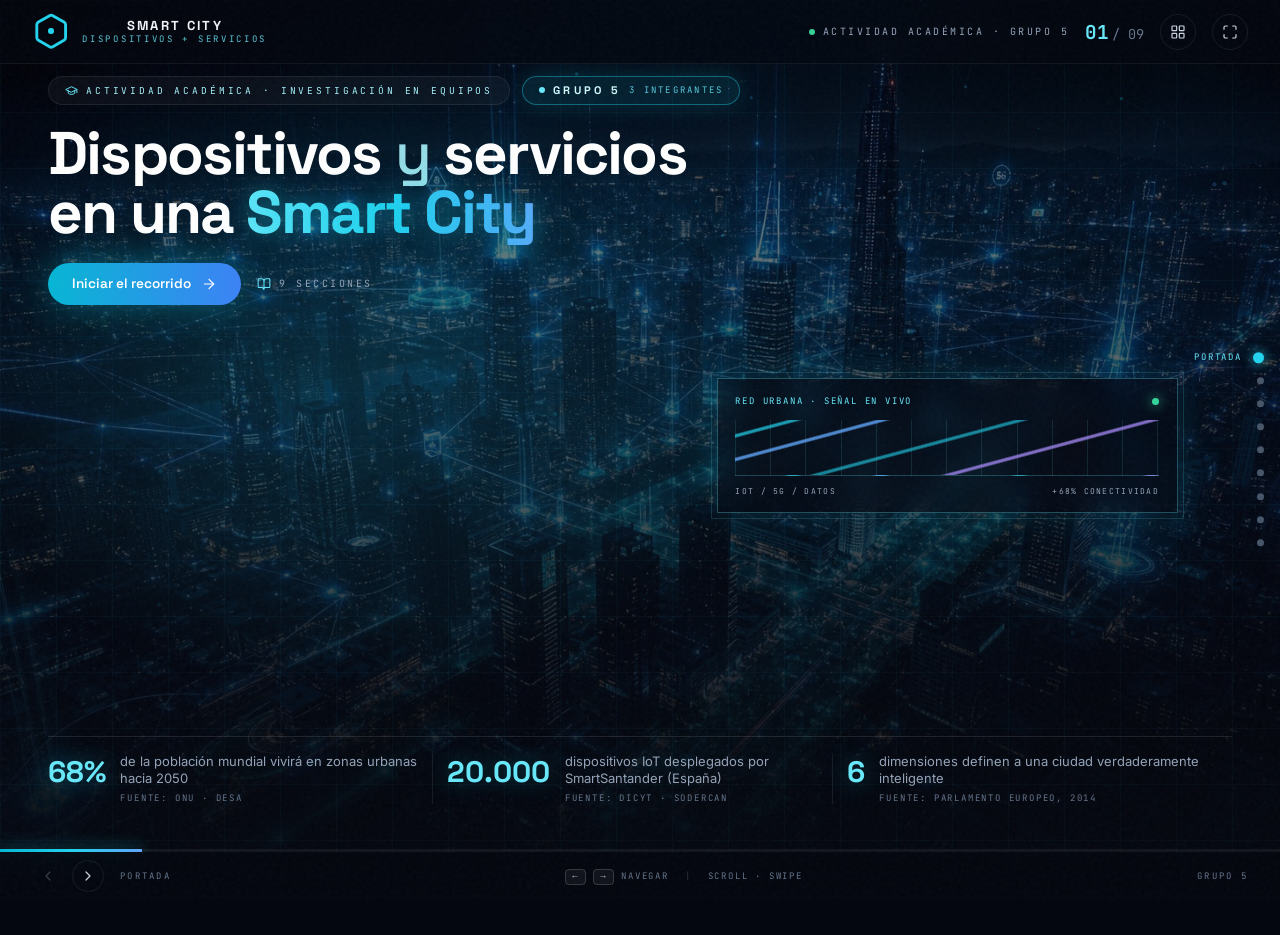
<file: assets/seminario/SmartCity/index.html>
<!doctype html>
<html lang="es">
<head>
<meta charset="UTF-8" />
<meta name="viewport" content="width=device-width, initial-scale=1.0" />
<meta name="description" content="Presentación interactiva: dispositivos y servicios en una Smart City — GRUPO 5." />
<title>Dispositivos y Servicios en una Smart City · GRUPO 5</title>
<link rel="preconnect" href="https://fonts.googleapis.com" />
<link rel="preconnect" href="https://fonts.gstatic.com" crossorigin />
<link href="https://fonts.googleapis.com/css2?family=Space+Grotesk:wght@400;500;600;700&family=Inter:wght@400;500;600;700&family=JetBrains+Mono:wght@400;500;600;700&display=swap" rel="stylesheet" />
<style>
/* ============================================================
   SMART CITY — PRESENTACIÓN · GRUPO 5  (HTML + CSS + JS puro)
   ============================================================ */
:root{
  --f-display:'Space Grotesk',system-ui,sans-serif;
  --f-body:'Inter',system-ui,sans-serif;
  --f-mono:'JetBrains Mono',ui-monospace,monospace;
  --abyss-950:#04070f; --abyss-900:#070d1a; --abyss-800:#0b1425;
  --cyan:#22d3ee; --cyan-300:#67e8f9; --blue:#60a5fa; --violet:#a78bfa;
  --amber:#fbbf24; --rose:#fb7185; --emerald:#34d399;
  --line:rgba(255,255,255,.08);
  --ease:cubic-bezier(.22,1,.36,1);
}
*{margin:0;padding:0;box-sizing:border-box}
html,body{height:100%;background:var(--abyss-950)}
body{
  font-family:var(--f-body); color:#e2e8f0; overflow:hidden;
  -webkit-font-smoothing:antialiased; text-rendering:optimizeLegibility;
}
::selection{background:rgba(34,211,238,.35);color:#f8fafc}
img{display:block;max-width:100%}
button,a{font-family:inherit;color:inherit}
button{cursor:pointer;border:0;background:none}
a{text-decoration:none}
.il{display:inline-flex;vertical-align:-.16em}
.il svg{width:1em;height:1em}
.ib{display:grid;place-items:center;border-radius:.7rem;border:1px solid rgba(34,211,238,.28);background:rgba(34,211,238,.1);color:var(--cyan-300);width:var(--s,2.4rem);height:var(--s,2.4rem);flex:none;box-shadow:0 0 22px rgba(34,211,238,.13)}
.ib svg{width:52%;height:52%}

/* ---------- fondo dinámico ---------- */
#particles{position:fixed;inset:0;z-index:0}
.grid-bg{position:fixed;inset:0;z-index:0;opacity:.6;
  background-image:linear-gradient(rgba(56,189,248,.05) 1px,transparent 1px),linear-gradient(90deg,rgba(56,189,248,.05) 1px,transparent 1px);
  background-size:56px 56px;}
.vignette{position:fixed;inset:0;z-index:0;pointer-events:none;
  background:radial-gradient(120% 90% at 50% 50%,transparent 55%,rgba(2,4,10,.8) 100%);}
.noise{position:fixed;inset:0;z-index:60;pointer-events:none;opacity:.035;
  background-image:url("data:image/svg+xml,%3Csvg viewBox='0 0 256 256' xmlns='http://www.w3.org/2000/svg'%3E%3Cfilter id='n'%3E%3CfeTurbulence type='fractalNoise' baseFrequency='0.9' numOctaves='3' stitchTiles='stitch'/%3E%3C/filter%3E%3Crect width='100%25' height='100%25' filter='url(%23n)'/%3E%3C/svg%3E");}

/* ---------- chrome ---------- */
.topbar{position:fixed;inset:0 0 auto 0;height:4rem;z-index:40;display:flex;align-items:center;justify-content:space-between;
  padding:0 1rem;border-bottom:1px solid rgba(255,255,255,.06);background:rgba(4,7,15,.6);backdrop-filter:blur(14px)}
@media(min-width:640px){.topbar{padding:0 2rem}}
.brand{display:flex;align-items:center;gap:.75rem}
.brand-mark{position:relative;display:grid;place-items:center;width:2.4rem;height:2.4rem;color:var(--cyan)}
.brand-mark svg{width:100%;height:100%;transition:transform .6s var(--ease)}
.brand:hover .brand-mark svg{transform:rotate(90deg)}
.brand-mark .dot{position:absolute;width:6px;height:6px;border-radius:99px;background:var(--cyan)}
.brand-mark .ping{position:absolute;width:6px;height:6px;border-radius:99px;background:rgba(34,211,238,.5);animation:pings 2.6s cubic-bezier(0,0,.2,1) infinite}
@keyframes pings{0%{transform:scale(1);opacity:.8}80%,100%{transform:scale(2.4);opacity:0}}
.brand-txt{display:none;flex-direction:column;line-height:1.15}
@media(min-width:640px){.brand-txt{display:flex}}
.brand-txt b{font-family:var(--f-display);font-size:13px;letter-spacing:.18em;color:#f1f5f9}
.brand-txt span{font-family:var(--f-mono);font-size:9px;letter-spacing:.3em;text-transform:uppercase;color:rgba(103,232,249,.85)}
.top-right{display:flex;align-items:center;gap:.5rem}
@media(min-width:640px){.top-right{gap:1rem}}
.live{display:none;align-items:center;gap:.5rem;font-family:var(--f-mono);font-size:10px;letter-spacing:.25em;text-transform:uppercase;color:#94a3b8}
@media(min-width:1024px){.live{display:flex}}
.live i{width:6px;height:6px;border-radius:99px;background:var(--emerald);animation:blink 1.6s infinite}
@keyframes blink{50%{opacity:.35}}
.counter{font-family:var(--f-mono);display:flex;align-items:baseline;gap:3px}
.counter b{font-size:1.2rem;color:var(--cyan-300)}
.counter span{font-size:.85rem;color:#64748b}
.icon-btn{display:grid;place-items:center;width:2.25rem;height:2.25rem;border-radius:99px;border:1px solid var(--line);color:#cbd5e1;transition:.3s}
.icon-btn:hover{border-color:rgba(34,211,238,.5);color:var(--cyan-300)}
.icon-btn svg{width:16px;height:16px}
#btnFs{display:none}
@media(min-width:640px){#btnFs{display:grid}}

.dots{position:fixed;right:1rem;top:50%;transform:translateY(-50%);z-index:40;display:none;flex-direction:column;align-items:flex-end;gap:.7rem}
@media(min-width:768px){.dots{display:flex}}
.dot{display:flex;align-items:center;gap:.7rem;background:none}
.dot .lbl{font-family:var(--f-mono);font-size:9px;letter-spacing:.2em;text-transform:uppercase;color:#64748b;opacity:0;transform:translateX(8px);transition:.3s;white-space:nowrap}
.dot:hover .lbl{opacity:1;transform:none;color:var(--cyan-300)}
.dot .b{width:7px;height:7px;border-radius:99px;background:#475569;transition:.4s;display:block}
.dot.active .lbl{opacity:1;transform:none;color:var(--cyan-300)}
.dot.active .b{width:11px;height:11px;background:var(--cyan);box-shadow:0 0 12px rgba(34,211,238,.85)}

.footer{position:fixed;inset:auto 0 0 0;z-index:40}
.progress{height:3px;background:rgba(255,255,255,.06)}
.progress i{display:block;height:100%;width:0;background:linear-gradient(90deg,#06b6d4,var(--cyan),var(--blue));box-shadow:0 0 16px rgba(34,211,238,.7);transition:width .7s var(--ease)}
.footerbar{height:3rem;display:flex;align-items:center;justify-content:space-between;padding:0 1rem;background:rgba(4,7,15,.65);backdrop-filter:blur(14px)}
@media(min-width:640px){.footerbar{padding:0 2rem}}
.nav-btn{display:grid;place-items:center;width:2rem;height:2rem;border-radius:99px;border:1px solid var(--line);color:#cbd5e1;transition:.3s}
.nav-btn:hover:not(:disabled){border-color:rgba(34,211,238,.6);color:var(--cyan-300)}
.nav-btn:disabled{opacity:.25;cursor:default}
.nav-btn svg{width:16px;height:16px}
.f-left{display:flex;align-items:center;gap:.5rem}
.f-title{display:none;margin-left:.5rem;max-width:230px;overflow:hidden;text-overflow:ellipsis;white-space:nowrap;font-family:var(--f-mono);font-size:9px;letter-spacing:.25em;text-transform:uppercase;color:#64748b}
@media(min-width:640px){.f-title{display:block}}
.hint{display:none;align-items:center;gap:1rem;font-family:var(--f-mono);font-size:9px;letter-spacing:.2em;text-transform:uppercase;color:#64748b}
@media(min-width:768px){.hint{display:flex}}
.hint kbd{border:1px solid rgba(255,255,255,.16);background:rgba(255,255,255,.05);border-radius:4px;padding:2px 6px;color:#cbd5e1}
.f-note{display:none;font-family:var(--f-mono);font-size:9px;letter-spacing:.25em;text-transform:uppercase;color:#64748b}
@media(min-width:1024px){.f-note{display:block}}

/* ---------- menú índice ---------- */
.menu-ov{position:fixed;inset:0;z-index:50;display:none;align-items:center;justify-content:center;padding:1.5rem;background:rgba(4,7,15,.88);backdrop-filter:blur(20px)}
.menu-ov.open{display:flex}
.menu-panel{width:100%;max-width:900px}
.menu-kicker{display:flex;align-items:center;gap:.75rem;font-family:var(--f-mono);font-size:10px;letter-spacing:.35em;text-transform:uppercase;color:var(--cyan-300);margin-bottom:1.5rem}
.menu-kicker::before{content:"";width:2.5rem;height:1px;background:rgba(34,211,238,.6)}
.menu-grid{display:grid;grid-template-columns:1fr;gap:.5rem}
@media(min-width:640px){.menu-grid{grid-template-columns:1fr 1fr}}
.menu-item{display:flex;align-items:center;justify-content:space-between;gap:1rem;padding:.9rem 1.1rem;border-radius:.75rem;border:1px solid var(--line);background:rgba(255,255,255,.03);text-align:left;transition:.3s}
.menu-item:hover,.menu-item.active{border-color:rgba(34,211,238,.5);background:rgba(34,211,238,.08)}
.menu-item .n{font-family:var(--f-mono);font-size:.85rem;color:#64748b}
.menu-item.active .n,.menu-item:hover .n{color:var(--cyan-300)}
.menu-item b{font-family:var(--f-display);font-size:.85rem;font-weight:600;color:#cbd5e1}
.menu-item.active b,.menu-item:hover b{color:#fff}
.menu-item svg{width:15px;height:15px;color:#64748b}
.menu-item:hover svg{color:var(--cyan-300)}
.menu-foot{margin-top:1.5rem;text-align:center;font-family:var(--f-mono);font-size:9px;letter-spacing:.3em;text-transform:uppercase;color:#475569}

/* ---------- sistema de diapositivas ---------- */
#deck{position:relative;height:100%;width:100%}
.slide{position:absolute;inset:0;overflow:hidden;opacity:0;visibility:hidden;pointer-events:none;
  transform:translateY(42px) scale(.985);filter:blur(10px);
  transition:opacity .55s var(--ease),transform .6s var(--ease),filter .6s var(--ease),visibility 0s .6s;z-index:0}
.slide.active{opacity:1;visibility:visible;pointer-events:auto;transform:none;filter:none;transition:opacity .55s var(--ease),transform .6s var(--ease),filter .6s;z-index:2}
.slide.leaving{opacity:0;visibility:visible;pointer-events:none;transform:translateY(-42px) scale(.99);filter:blur(10px);z-index:1;transition:opacity .5s var(--ease),transform .5s var(--ease),filter .5s}
.shell{
  position:relative;z-index:5;height:100%;width:100%;max-width:1440px;margin:0 auto;
  display:flex;flex-direction:column;overflow-y:auto;overscroll-behavior:contain;
  padding:4.75rem 1.25rem 6rem;
  scroll-padding-bottom:6rem;
  scrollbar-width:thin;scrollbar-color:rgba(34,211,238,.35) transparent;
}
.shell::-webkit-scrollbar{width:5px;height:5px}
.shell::-webkit-scrollbar-thumb{background:rgba(34,211,238,.3);border-radius:99px}
@media(min-width:640px){.shell{padding-left:1.75rem;padding-right:1.75rem}}
@media(min-width:1024px){.shell{padding-left:3rem;padding-right:3rem}}
@media(max-height:760px){.shell{padding-top:4.25rem;padding-bottom:3.75rem}}

.glass{background:rgba(255,255,255,.04);border:1px solid var(--line);backdrop-filter:blur(18px)}
.glow{text-shadow:0 0 24px rgba(34,211,238,.45),0 0 70px rgba(34,211,238,.18)}
.head{display:flex;flex-wrap:wrap;align-items:flex-end;justify-content:space-between;gap:.5rem 1.5rem;flex:none}
.kicker{display:flex;align-items:center;gap:.7rem;font-family:var(--f-mono);font-size:10px;letter-spacing:.35em;text-transform:uppercase;color:var(--cyan-300)}
.kicker::before{content:"";width:2.5rem;height:1px;background:rgba(34,211,238,.7)}
.title{font-family:var(--f-display);font-weight:700;letter-spacing:-.02em;color:#fff;margin-top:.6rem;font-size:clamp(1.7rem,1.05rem+1.9vw,2.75rem);line-height:1.06}
@media(max-height:840px){.title{font-size:clamp(1.35rem,.95rem+1.4vw,2rem);margin-top:.45rem}}
.lead{max-width:23rem;font-size:12px;line-height:1.65;color:#94a3b8}
@media(min-width:1024px){.lead{font-size:13px}}

/* animación escalonada */
@keyframes rise{from{opacity:0;transform:translateY(26px)}to{opacity:1;transform:none}}
.slide.active .anim{animation:rise .7s var(--ease) both;animation-delay:var(--d,0s)}
.slide.active .stagger>*{animation:rise .7s var(--ease) both}
.slide.active .stagger>*:nth-child(1){animation-delay:.08s}.slide.active .stagger>*:nth-child(2){animation-delay:.16s}
.slide.active .stagger>*:nth-child(3){animation-delay:.24s}.slide.active .stagger>*:nth-child(4){animation-delay:.32s}
.slide.active .stagger>*:nth-child(5){animation-delay:.4s}.slide.active .stagger>*:nth-child(6){animation-delay:.48s}
.slide.active .stagger>*:nth-child(7){animation-delay:.56s}.slide.active .stagger>*:nth-child(8){animation-delay:.64s}
.slide.active .stagger>*:nth-child(9){animation-delay:.72s}.slide.active .stagger>*:nth-child(10){animation-delay:.8s}
.slide.active .stagger>*:nth-child(11){animation-delay:.86s}.slide.active .stagger>*:nth-child(12){animation-delay:.92s}

/* tintes por diapositiva */
.tint{position:absolute;inset:0;z-index:1;pointer-events:none}
.t-def{background:radial-gradient(52% 60% at 82% 18%,rgba(96,165,250,.1),transparent 60%),radial-gradient(40% 50% at 8% 90%,rgba(34,211,238,.08),transparent 60%)}
.t-dev{background:radial-gradient(55% 55% at 88% 12%,rgba(34,211,238,.09),transparent 62%),radial-gradient(45% 45% at 4% 88%,rgba(167,139,250,.08),transparent 60%)}
.t-svc{background:radial-gradient(50% 55% at 10% 12%,rgba(96,165,250,.1),transparent 60%),radial-gradient(45% 50% at 92% 88%,rgba(34,211,238,.09),transparent 60%)}
.t-case{background:radial-gradient(55% 60% at 85% 85%,rgba(34,211,238,.09),transparent 62%),radial-gradient(45% 50% at 12% 12%,rgba(96,165,250,.09),transparent 60%)}
.t-ben{background:radial-gradient(50% 55% at 12% 80%,rgba(34,211,238,.08),transparent 60%),radial-gradient(50% 55% at 88% 18%,rgba(251,191,36,.06),transparent 60%)}
.t-conc{background:radial-gradient(58% 60% at 50% 110%,rgba(34,211,238,.12),transparent 65%)}
.t-ref{background:radial-gradient(52% 55% at 88% 12%,rgba(96,165,250,.09),transparent 60%),radial-gradient(45% 50% at 8% 85%,rgba(34,211,238,.08),transparent 60%)}
.t-team{background:radial-gradient(60% 65% at 50% 0%,rgba(34,211,238,.12),transparent 60%),radial-gradient(45% 50% at 90% 95%,rgba(167,139,250,.09),transparent 60%)}

/* ---------- botones / badges ---------- */
.badge{display:inline-flex;align-items:center;gap:.5rem;border-radius:99px;padding:.4rem 1rem;font-family:var(--f-mono);font-size:9.5px;letter-spacing:.3em;text-transform:uppercase}
.badge-glass{background:rgba(255,255,255,.04);border:1px solid var(--line);backdrop-filter:blur(14px);color:#a5f3fc}
.badge-team{background:rgba(34,211,238,.1);border:1px solid rgba(34,211,238,.4);color:#cffafe;box-shadow:0 0 24px rgba(34,211,238,.18);font-weight:700;font-family:var(--f-display);font-size:11px}
.badge-team small{font-family:var(--f-mono);font-weight:400;font-size:9px;letter-spacing:.25em;color:rgba(103,232,249,.85)}
.live-dot{width:6px;height:6px;border-radius:99px;background:var(--cyan-300);animation:blink 1.6s infinite}
.btn{display:inline-flex;align-items:center;gap:.65rem;border-radius:99px;padding:.8rem 1.5rem;font-family:var(--f-display);font-size:.85rem;font-weight:600;transition:.3s var(--ease);position:relative;overflow:hidden}
.btn svg{width:16px;height:16px}
.btn-primary{background:linear-gradient(90deg,#06b6d4,#3b82f6);color:#fff;box-shadow:0 0 36px rgba(6,182,212,.42)}
.btn-primary:hover{transform:scale(1.03)}
.btn-primary:active{transform:scale(.98)}
.btn-primary::after{content:"";position:absolute;inset:0;background:linear-gradient(90deg,transparent,rgba(255,255,255,.3),transparent);transform:translateX(-120%);transition:transform .8s}
.btn-primary:hover::after{transform:translateX(120%)}
.btn-ghost{border:1px solid rgba(34,211,238,.4);background:rgba(34,211,238,.1);color:#cffafe}
.btn-ghost:hover{border-color:rgba(34,211,238,.7);background:rgba(34,211,238,.16);box-shadow:0 0 30px rgba(34,211,238,.22)}
.btn .spin{transition:transform .5s}.btn:hover .spin{transform:rotate(-180deg)}

/* ---------- portada ---------- */
.hero-img{position:absolute;inset:0;width:100%;height:100%;object-fit:cover;opacity:.68;animation:ken 26s ease-in-out infinite alternate}
@keyframes ken{from{transform:scale(1.05)}to{transform:scale(1.12)}}
.hero-scrim{position:absolute;inset:0;background:linear-gradient(0deg,var(--abyss-950) 2%,rgba(4,7,15,.58) 45%,rgba(4,7,15,.18))}
.hero-aura{position:absolute;inset:0;background:radial-gradient(60% 55% at 28% 42%,rgba(34,211,238,.14),transparent 62%)}
.hero-grid{position:absolute;inset:0;opacity:.6;background-image:linear-gradient(rgba(56,189,248,.06) 1px,transparent 1px),linear-gradient(90deg,rgba(56,189,248,.06) 1px,transparent 1px);background-size:56px 56px}
.hero-shell{justify-content:space-between;gap:1.25rem}
.hero-visual{position:absolute;right:8%;top:42%;width:min(30rem,36%);padding:1rem 1.1rem;border:1px solid rgba(103,232,249,.3);background:rgba(4,7,15,.42);backdrop-filter:blur(12px);box-shadow:0 0 45px rgba(34,211,238,.14);transform:rotate(-2deg)}
.hero-visual::before{content:"";position:absolute;inset:-.45rem;border:1px solid rgba(103,232,249,.15);pointer-events:none}
.hero-visual-head{display:flex;align-items:center;justify-content:space-between;font-family:var(--f-mono);font-size:9px;letter-spacing:.2em;text-transform:uppercase;color:var(--cyan-300)}
.hero-visual-head i{width:7px;height:7px;border-radius:50%;background:var(--emerald);box-shadow:0 0 12px var(--emerald)}
.hero-visual-line{height:3.5rem;margin-top:.8rem;background:linear-gradient(165deg,transparent 0 8%,rgba(34,211,238,.7) 9% 10%,transparent 11% 22%,rgba(96,165,250,.8) 23% 24%,transparent 25% 44%,rgba(34,211,238,.6) 45% 46%,transparent 47% 65%,rgba(167,139,250,.75) 66% 67%,transparent 68%),repeating-linear-gradient(90deg,rgba(103,232,249,.12) 0 1px,transparent 1px 2.2rem);border-bottom:1px solid rgba(103,232,249,.24)}
.hero-visual-foot{display:flex;justify-content:space-between;margin-top:.65rem;font-family:var(--f-mono);font-size:8px;letter-spacing:.16em;text-transform:uppercase;color:#94a3b8}
@media(max-width:900px){.hero-visual{position:relative;right:auto;top:auto;width:min(30rem,100%);margin:0 0 .25rem;transform:none}.hero-shell{justify-content:flex-start}.hero-stats{margin-top:auto}}
@media(max-width:640px){.hero-visual{padding:.7rem .8rem}.hero-visual-line{height:2.5rem}}
.hero-title{font-family:var(--f-display);font-weight:700;letter-spacing:-.03em;line-height:.98;color:#fff;font-size:clamp(1.9rem,4.7vw,4.3rem)}
.grad-text{background:linear-gradient(90deg,var(--cyan-300),var(--cyan),var(--blue));-webkit-background-clip:text;background-clip:text;color:transparent}
.hero-sub{margin-top:1rem;max-width:40rem;font-size:14px;line-height:1.65;color:rgba(226,232,240,.92)}
.hero-sub em{font-style:normal;color:var(--cyan-300)}
.hero-actions{margin-top:1.25rem;display:flex;flex-wrap:wrap;align-items:center;gap:1rem}
.hero-mini{display:inline-flex;align-items:center;gap:.5rem;font-family:var(--f-mono);font-size:10px;letter-spacing:.25em;text-transform:uppercase;color:#94a3b8}
.hero-mini svg{width:14px;height:14px;color:var(--cyan-300)}
.hero-stats{margin-top:auto;display:grid;grid-template-columns:1fr;gap:.9rem;border-top:1px solid rgba(255,255,255,.1);padding-top:1rem}
@media(min-width:640px){.hero-stats{grid-template-columns:repeat(3,1fr)}}
.stat{display:flex;align-items:flex-start;gap:.9rem;position:relative}
.stat-num{font-family:var(--f-display);font-weight:700;font-size:1.45rem;color:var(--cyan-300);text-shadow:0 0 26px rgba(34,211,238,.4)}
@media(min-width:1024px){.stat-num{font-size:1.85rem}}
.stat-label{font-size:11.5px;line-height:1.35;color:#94a3b8}
.stat-label small{display:block;margin-top:4px;font-family:var(--f-mono);font-size:9px;letter-spacing:.2em;text-transform:uppercase;color:#64748b}
@media(min-width:640px){.stat:not(:last-child)::after{content:"";position:absolute;right:0;top:0;bottom:0;width:1px;background:rgba(255,255,255,.08)}}
@media(max-height:840px){.hero-sub{margin-top:.7rem;font-size:13px}.hero-actions{margin-top:.9rem}.stat-num{font-size:1.25rem}.hero-stats{padding-top:.8rem;gap:.6rem}.stat-label{font-size:10.5px}}

/* ---------- definición ---------- */
.def-body{margin-top:1rem;display:grid;gap:1rem;flex:1;min-height:0}
@media(min-width:1024px){.def-body{grid-template-columns:1.15fr 1fr;gap:1.25rem;margin-top:1.4rem}}
.def-col{display:flex;flex-direction:column;gap:.85rem;min-height:0}
.quote-card{position:relative;border-radius:1rem;padding:1rem 1.15rem;flex:none}
.quote-card .qmark{position:absolute;top:-12px;left:14px;width:56px;height:56px;color:rgba(34,211,238,.1)}
.quote-card p{position:relative;font-size:12.5px;line-height:1.65;color:#e2e8f0}
.quote-card footer{position:relative;margin-top:.6rem;font-family:var(--f-mono);font-size:9px;letter-spacing:.25em;text-transform:uppercase;color:rgba(103,232,249,.9)}
.quote-card::before{content:"";position:absolute;inset:0 0 auto;height:1px;background:linear-gradient(90deg,transparent,rgba(34,211,238,.6),transparent)}
.pipe-grid{display:grid;grid-template-columns:1fr;gap:.7rem;flex:1}
@media(min-width:640px){.pipe-grid{grid-template-columns:repeat(3,1fr)}}
.pipe-card{position:relative;border-radius:1rem;border:1px solid rgba(255,255,255,.08);background:rgba(255,255,255,.03);padding:.85rem;transition:.3s}
.pipe-card:hover{border-color:rgba(34,211,238,.4);background:rgba(255,255,255,.05)}
.pipe-top{display:flex;align-items:center;justify-content:space-between;margin-bottom:.7rem}
.pipe-top .ib{width:2.4rem;height:2.4rem;border-radius:.8rem}
.pipe-verb{font-family:var(--f-mono);font-size:8.5px;letter-spacing:.25em;text-transform:uppercase;color:#64748b}
.pipe-card h3{font-family:var(--f-display);font-size:1rem;font-weight:600;color:#fff}
.pipe-card p{margin-top:.35rem;font-size:11px;line-height:1.55;color:#94a3b8}
.fig{position:relative;flex:none;border-radius:1rem;overflow:hidden;border:1px solid rgba(255,255,255,.1);display:none}
@media(min-width:640px){.fig{display:block}}
.fig img{height:5rem;width:100%;object-fit:cover;object-position:50% 38%}
@media(min-width:1024px){.fig img{height:7.2rem}}
.fig::after{content:"";position:absolute;inset:0;background:linear-gradient(0deg,rgba(4,7,15,.85),transparent)}
.fig span{position:absolute;left:.9rem;bottom:.4rem;font-family:var(--f-mono);font-size:8.5px;letter-spacing:.3em;text-transform:uppercase;color:rgba(165,243,252,.9)}
.dims-grid{display:grid;grid-template-columns:repeat(2,1fr);gap:.5rem}
@media(min-width:1024px){.dims-grid{grid-template-columns:repeat(4,1fr)}}
.dim-card{border-radius:.8rem;border:1px solid rgba(255,255,255,.08);background:rgba(255,255,255,.03);padding:.65rem;transition:.3s;display:flex;flex-direction:column;justify-content:space-between;gap:.4rem}
.dim-card:hover{transform:translateY(-2px);border-color:rgba(34,211,238,.4);background:rgba(255,255,255,.05)}
.dim-head{display:flex;align-items:center;gap:.5rem}
.dim-head .ib{width:1.85rem;height:1.85rem;border-radius:.55rem}
.dim-head h4{font-family:var(--f-display);font-size:10.5px;font-weight:600;line-height:1.2;color:#fff}
.dim-card p{font-size:9.5px;line-height:1.4;color:#94a3b8}
.src-note{flex:none;font-family:var(--f-mono);font-size:8.5px;letter-spacing:.18em;text-transform:uppercase;line-height:1.6;color:#64748b}
@media(max-height:840px){.fig{display:none}.quote-card p{font-size:11.5px}}

/* ---------- dispositivos ---------- */
.legend{display:flex;flex-wrap:wrap;gap:.4rem;align-items:center}
.legend .hint-tag{display:inline-flex;align-items:center;gap:.35rem;font-family:var(--f-mono);font-size:8.5px;letter-spacing:.18em;text-transform:uppercase;border-radius:99px;padding:.25rem .6rem;border:1px solid}
.legend .hint-tag i{width:5px;height:5px;border-radius:99px}
.dev-body{margin-top:1rem;display:grid;gap:1rem;flex:1}
@media(min-width:1024px){.dev-body{grid-template-columns:.9fr 1.35fr;gap:1.25rem;margin-top:1.4rem}}
.dev-grid{display:grid;grid-template-columns:repeat(3,1fr);gap:.5rem;align-content:start}
.dev-btn{position:relative;display:flex;flex-direction:column;gap:.4rem;border-radius:.8rem;border:1px solid rgba(255,255,255,.08);background:rgba(255,255,255,.03);padding:.65rem;text-align:left;transition:.3s}
.dev-btn:hover{border-color:rgba(34,211,238,.4);background:rgba(255,255,255,.05)}
.dev-btn.on{border-color:rgba(34,211,238,.7);background:rgba(34,211,238,.1);box-shadow:0 0 26px rgba(34,211,238,.16)}
.dev-btn .row{display:flex;align-items:center;justify-content:space-between}
.dev-btn .ib{width:2rem;height:2rem;border-radius:.6rem;border-color:rgba(255,255,255,.1);background:rgba(255,255,255,.05);color:#cbd5e1}
.dev-btn.on .ib{border-color:rgba(34,211,238,.5);background:rgba(34,211,238,.15);color:#cffafe}
.dev-btn .num{font-family:var(--f-mono);font-size:8.5px;color:#475569}
.dev-btn.on .num{color:var(--cyan-300)}
.dev-btn b{font-size:10.5px;font-weight:500;line-height:1.25;color:#cbd5e1}
.dev-btn.on b{color:#fff}
.dev-btn .pd{width:4px;height:4px;border-radius:99px;opacity:.6}
.dev-btn.on .pd{opacity:1;animation:blink 1.6s infinite}
.dev-panel{border-radius:1rem;padding:1rem 1.15rem;position:relative;min-height:60%}
@media(min-width:1024px){.dev-panel{padding:1.25rem 1.5rem;min-height:0}}
.dev-panel::before{content:"";position:absolute;inset:0 0 auto;height:1px;background:linear-gradient(90deg,transparent,rgba(34,211,238,.7),transparent)}
.dev-head{display:flex;flex-wrap:wrap;align-items:flex-start;justify-content:space-between;gap:.7rem}
.dev-id{display:flex;align-items:center;gap:.85rem}
.dev-id .ib{width:3rem;height:3rem;border-radius:1rem;border-color:rgba(34,211,238,.4);box-shadow:0 0 30px rgba(34,211,238,.22)}
.dev-id h3{font-family:var(--f-display);font-size:1.05rem;font-weight:700;color:#fff;line-height:1.15}
@media(min-width:1024px){.dev-id h3{font-size:1.35rem}}
.tag-chip{margin-top:.3rem;display:inline-flex;align-items:center;gap:.35rem;border-radius:99px;border:1px solid;padding:.2rem .6rem;font-family:var(--f-mono);font-size:8.5px;letter-spacing:.2em;text-transform:uppercase}
.tag-chip i{width:5px;height:5px;border-radius:99px}
.dev-count{font-family:var(--f-mono);font-size:11px;color:#64748b}
.dev-desc{margin-top:.8rem;font-size:12.5px;line-height:1.65;color:#cbd5e1}
.dev-cols{margin-top:.85rem;display:grid;grid-template-columns:1fr;gap:.7rem}
@media(min-width:640px){.dev-cols{grid-template-columns:1fr 1fr}}
.dev-box{border-radius:.8rem;border:1px solid rgba(255,255,255,.08);background:rgba(255,255,255,.02);padding:.75rem .9rem}
.dev-box h4{display:flex;align-items:center;gap:.45rem;font-family:var(--f-mono);font-size:9.5px;letter-spacing:.22em;text-transform:uppercase}
.dev-box h4 svg{width:13px;height:13px}
.dev-chips{margin-top:.6rem;display:flex;flex-wrap:wrap;gap:.35rem}
.dev-chips span{border-radius:5px;border:1px solid;padding:.25rem .5rem;font-size:10px}
.chip-c{border-color:rgba(34,211,238,.2)!important;background:rgba(34,211,238,.08)!important;color:rgba(207,250,254,.92)}
.chip-v{border-color:rgba(167,139,250,.25)!important;background:rgba(167,139,250,.09)!important;color:rgba(233,213,255,.92)}
.dev-real{margin-top:.85rem;border-radius:.8rem;border:1px solid rgba(52,211,153,.18);background:rgba(52,211,153,.05);padding:.75rem .9rem}
.dev-real h4{display:flex;align-items:center;gap:.45rem;font-family:var(--f-mono);font-size:9.5px;letter-spacing:.22em;text-transform:uppercase;color:var(--emerald)}
.dev-real h4 svg{width:13px;height:13px}
.dev-real p{margin-top:.35rem;font-size:12px;line-height:1.55;color:rgba(236,253,245,.88)}
.dev-real small{display:block;margin-top:.4rem;font-family:var(--f-mono);font-size:8.5px;letter-spacing:.2em;text-transform:uppercase;color:rgba(110,231,183,.55)}

/* ---------- servicios ---------- */
.svc-grid{margin-top:1rem;display:grid;grid-template-columns:1fr;gap:.75rem;flex:1}
@media(min-width:640px){.svc-grid{grid-template-columns:1fr 1fr}}
@media(min-width:1024px){.svc-grid{grid-template-columns:repeat(5,1fr);margin-top:1.4rem}}
.svc-card{position:relative;display:flex;flex-direction:column;justify-content:space-between;overflow:hidden;border-radius:1rem;border:1px solid rgba(255,255,255,.08);background:rgba(255,255,255,.03);padding:.9rem;transition:.3s var(--ease)}
@media(min-width:1024px){.svc-card.wide{grid-column:span 2}}
.svc-card:hover{transform:translateY(-4px);border-color:rgba(34,211,238,.45);background:rgba(255,255,255,.055);box-shadow:0 18px 50px -20px rgba(34,211,238,.35)}
.svc-glow{position:absolute;right:-2rem;top:-2rem;width:7rem;height:7rem;border-radius:99px;opacity:0;transition:.5s;background:radial-gradient(circle,rgba(34,211,238,.16),transparent 70%)}
.svc-card:hover .svc-glow{opacity:1}
.svc-top{display:flex;align-items:flex-start;justify-content:space-between}
.svc-top .ib{width:2.5rem;height:2.5rem}
.svc-num{font-family:var(--f-mono);font-size:10px;color:#475569;transition:.3s}
.svc-card:hover .svc-num{color:rgba(103,232,249,.85)}
.svc-card h3{margin-top:.65rem;font-family:var(--f-display);font-size:13.5px;font-weight:600;line-height:1.2;color:#fff}
.svc-lema{margin-top:.2rem;font-family:var(--f-mono);font-size:8.5px;letter-spacing:.2em;text-transform:uppercase;color:rgba(103,232,249,.9)}
.svc-desc{margin-top:.5rem;font-size:11.5px;line-height:1.55;color:#94a3b8}
.svc-meta{margin-top:.65rem;padding-top:.55rem;border-top:1px solid rgba(255,255,255,.08)}
.svc-meta .mini-tags{display:flex;flex-wrap:wrap;gap:.25rem}
.svc-meta .mini-tags span{border:1px solid rgba(255,255,255,.1);background:rgba(255,255,255,.04);border-radius:4px;padding:.15rem .4rem;font-family:var(--f-mono);font-size:8px;letter-spacing:.12em;text-transform:uppercase;color:#94a3b8}
.svc-impact{margin-top:.45rem;display:flex;align-items:center;gap:.35rem;font-size:10px;font-weight:500;color:rgba(110,231,183,.92)}
.svc-impact svg{width:12px;height:12px;flex:none}
.svc-foot{margin-top:.8rem;text-align:center;font-family:var(--f-mono);font-size:9px;letter-spacing:.3em;text-transform:uppercase;color:#64748b;flex:none}
@media(max-height:840px){.svc-lema{display:none}.svc-desc{font-size:10.5px}.svc-top .ib{width:2.1rem;height:2.1rem}.svc-meta{margin-top:.45rem;padding-top:.4rem}.svc-card{padding:.7rem .8rem}}
@media(min-width:1024px) and (min-height:700px){.svc-grid{gap:.55rem}.svc-card{padding:.62rem .75rem}.svc-desc{font-size:11px}.svc-meta{margin-top:.5rem;padding-top:.45rem}}

/* ---------- casos ---------- */
.tabs{margin-top:1rem;display:flex;gap:.5rem;overflow-x:auto;flex:none;scrollbar-width:thin}
@media(min-width:1024px){.tabs{margin-top:1.25rem}}
.tab{position:relative;flex:none;border-radius:.8rem;border:1px solid rgba(255,255,255,.08);background:rgba(255,255,255,.03);padding:.55rem .8rem;text-align:left;transition:.3s}
@media(min-width:1024px){.tab{flex:1;padding:.8rem 1.2rem}}
.tab b{display:block;font-family:var(--f-display);font-size:14px;font-weight:600;color:#cbd5e1}
.tab span{display:block;font-family:var(--f-mono);font-size:8.5px;letter-spacing:.22em;text-transform:uppercase;color:#64748b}
.tab:hover{border-color:rgba(34,211,238,.4);background:rgba(255,255,255,.05)}
.tab.on{border-color:rgba(34,211,238,.7);background:rgba(34,211,238,.1);box-shadow:0 0 26px rgba(34,211,238,.15)}
.tab.on b{color:#fff}.tab.on span{color:var(--cyan-300)}
.tab.on::after{content:"";position:absolute;left:1rem;right:1rem;bottom:0;height:1px;background:linear-gradient(90deg,transparent,var(--cyan),transparent)}
.case-wrap{margin-top:.85rem;flex:1;min-height:0}
@media(min-width:1024px){.case-wrap{margin-top:1rem}}
.case-panel{position:relative;border-radius:1rem;display:grid;grid-template-columns:1fr;gap:1rem;padding:1rem 1.15rem}
@media(min-width:1024px){.case-panel{grid-template-columns:.95fr 1.05fr;padding:1.4rem 1.7rem;gap:1.5rem}}
.case-panel::before{content:"";position:absolute;inset:0 0 auto;height:1px;background:linear-gradient(90deg,transparent,rgba(34,211,238,.6),transparent)}
.case-ghost{position:absolute;top:-1.4rem;left:0;font-family:var(--f-display);font-weight:700;font-size:6rem;line-height:1;color:transparent;-webkit-text-stroke:1.5px rgba(148,163,184,.14);pointer-events:none}
@media(min-width:1024px){.case-ghost{font-size:8rem;top:-1.7rem}}
.case-left{position:relative;display:flex;flex-direction:column;justify-content:space-between;gap:1rem}
.case-period{font-family:var(--f-mono);font-size:9.5px;letter-spacing:.3em;text-transform:uppercase;color:var(--cyan-300)}
.case-kpi{margin-top:.4rem;font-family:var(--f-display);font-weight:700;font-size:2.5rem;line-height:1.05;letter-spacing:-.02em}
@media(min-width:1024px){.case-kpi{font-size:3.6rem}}
.case-kpi span{background:linear-gradient(90deg,var(--cyan-300),var(--blue));-webkit-background-clip:text;background-clip:text;color:transparent;text-shadow:0 0 30px rgba(34,211,238,.25)}
.case-kpilabel{margin-top:.3rem;max-width:18rem;font-size:12px;line-height:1.4;color:#94a3b8}
.case-desc{font-size:12.5px;line-height:1.6;color:#cbd5e1}
.case-link{margin-top:.8rem;display:inline-flex;align-items:center;gap:.45rem;align-self:flex-start;border-radius:99px;border:1px solid rgba(34,211,238,.3);background:rgba(34,211,238,.1);padding:.5rem 1rem;font-family:var(--f-mono);font-size:9.5px;letter-spacing:.2em;text-transform:uppercase;color:#a5f3fc;transition:.3s}
.case-link:hover{border-color:rgba(34,211,238,.6);background:rgba(34,211,238,.16)}
.case-link svg{width:13px;height:13px}
.case-right{border-radius:.8rem;border:1px solid rgba(255,255,255,.08);background:rgba(255,255,255,.02);padding:.9rem 1.1rem;display:flex;flex-direction:column;justify-content:center}
.case-right h4{margin-bottom:.7rem;font-family:var(--f-mono);font-size:9.5px;letter-spacing:.25em;text-transform:uppercase;color:#94a3b8}
.case-right li{display:flex;align-items:flex-start;gap:.7rem;margin-bottom:.65rem;list-style:none;font-size:12.5px;line-height:1.45;color:#e2e8f0}
.case-right li svg{width:16px;height:16px;flex:none;margin-top:1px;color:var(--emerald)}
@media(max-height:840px){.case-ghost{display:none}.case-kpi{font-size:2.3rem}.case-panel{padding:1rem 1.15rem}}

/* ---------- beneficios ---------- */
.ben-body{margin-top:1rem;display:grid;grid-template-columns:1fr;gap:1rem;flex:1}
@media(min-width:1024px){.ben-body{grid-template-columns:1fr auto 1fr;gap:1.5rem;margin-top:1.4rem}}
.ben-col{display:flex;flex-direction:column;min-height:0}
.ben-label{display:flex;align-items:center;gap:.5rem;margin-bottom:.7rem;font-family:var(--f-mono);font-size:10px;letter-spacing:.3em;text-transform:uppercase}
.ben-label i{width:6px;height:6px;border-radius:99px}
.ben-list{display:flex;flex-direction:column;gap:.5rem}
.ben-item{display:flex;align-items:flex-start;gap:.75rem;border-radius:.8rem;border:1px solid;padding:.7rem .8rem;transition:.3s}
.ben-good{border-color:rgba(34,211,238,.15);background:rgba(34,211,238,.045)}
.ben-good:hover{border-color:rgba(34,211,238,.45);background:rgba(34,211,238,.08)}
.ben-risk{border-color:rgba(251,191,36,.15);background:rgba(251,191,36,.045)}
.ben-risk:hover{border-color:rgba(251,191,36,.45);background:rgba(251,191,36,.08)}
.ben-item .ib{width:2.1rem;height:2.1rem;border-radius:.6rem}
.ben-good .ib{border-color:rgba(34,211,238,.3);background:rgba(34,211,238,.1);color:var(--cyan-300)}
.ben-risk .ib{border-color:rgba(251,191,36,.3);background:rgba(251,191,36,.1);color:var(--amber)}
.ben-item h3{font-family:var(--f-display);font-size:13px;font-weight:600;color:#fff}
.ben-item p{margin-top:2px;font-size:11px;line-height:1.45;color:#94a3b8}
.ben-vs{display:none;align-items:center;justify-content:center}
@media(min-width:1024px){.ben-vs{display:flex}}
.ben-vs .bar{height:100%;display:flex;flex-direction:column;align-items:center;gap:.5rem}
.ben-vs .bar::before,.ben-vs .bar::after{content:"";width:1px;flex:1}
.ben-vs .bar::before{background:linear-gradient(0deg,rgba(34,211,238,.4),transparent)}
.ben-vs .bar::after{background:linear-gradient(180deg,rgba(251,191,36,.4),transparent)}
.vs-badge{display:grid;place-items:center;width:2.6rem;height:2.6rem;border-radius:99px;border:1px solid rgba(255,255,255,.12);background:var(--abyss-900);font-family:var(--f-display);font-size:10px;font-weight:700;letter-spacing:.1em;color:#cbd5e1;box-shadow:0 0 24px rgba(34,211,238,.25)}
@media(max-height:840px){.ben-item{padding:.55rem .7rem;gap:.6rem}.ben-item p{font-size:10.5px}}

/* ---------- conclusiones ---------- */
.take-grid{margin-top:1rem;display:grid;grid-template-columns:1fr;gap:.85rem;flex:none}
@media(min-width:1024px){.take-grid{grid-template-columns:repeat(3,1fr);margin-top:1.4rem}}
.take{position:relative;overflow:hidden;border-radius:1rem;border:1px solid rgba(255,255,255,.08);background:rgba(255,255,255,.03);padding:1.1rem;transition:.3s}
.take:hover{transform:translateY(-4px);border-color:rgba(34,211,238,.45);background:rgba(255,255,255,.05)}
.take-num{position:absolute;right:-.4rem;top:-1.1rem;font-family:var(--f-display);font-weight:700;font-size:5.2rem;line-height:1;color:transparent;-webkit-text-stroke:1.5px rgba(34,211,238,.16);pointer-events:none}
.take .ib{width:2.9rem;height:2.9rem;border-radius:.8rem}
.take h3{margin-top:.8rem;font-family:var(--f-display);font-size:1.2rem;font-weight:700;color:#fff}
.take p{margin-top:.4rem;font-size:12px;line-height:1.6;color:#94a3b8}
.take::after{content:"";position:absolute;left:0;right:0;bottom:0;height:2px;background:linear-gradient(90deg,var(--cyan),var(--blue));transform:scaleX(0);transform-origin:left;transition:transform .5s}
.take:hover::after{transform:scaleX(1)}
.closing{position:relative;margin-top:1rem;border-radius:1rem;padding:1.25rem;display:flex;flex-direction:column;align-items:center;justify-content:center;text-align:center;flex:1;min-height:170px}
@media(min-width:1024px){.closing{margin-top:1.4rem;padding:1.75rem}}
.closing::before,.closing::after{content:"";position:absolute;left:0;right:0;height:1px}
.closing::before{top:0;background:linear-gradient(90deg,transparent,rgba(34,211,238,.7),transparent)}
.closing::after{bottom:0;background:linear-gradient(90deg,transparent,rgba(34,211,238,.4),transparent)}
.closing .mini-k{display:inline-flex;align-items:center;gap:.45rem;font-family:var(--f-mono);font-size:9.5px;letter-spacing:.35em;text-transform:uppercase;color:var(--cyan-300)}
.closing .mini-k svg{width:13px;height:13px}
.closing blockquote{margin:.75rem auto 0;max-width:52rem;font-family:var(--f-display);font-weight:500;font-size:1rem;line-height:1.55;color:#f1f5f9}
@media(min-width:1024px){.closing blockquote{font-size:1.35rem}}
.closing .btn{margin-top:1rem}

/* ---------- fuentes ---------- */
.ref-grid{margin-top:1rem;display:grid;grid-template-columns:1fr;gap:.55rem;flex:1;align-content:start}
@media(min-width:640px){.ref-grid{grid-template-columns:1fr 1fr}}
@media(min-width:1024px){.ref-grid{grid-template-columns:repeat(3,1fr);margin-top:1.4rem}}
.ref{position:relative;display:flex;align-items:flex-start;gap:.8rem;overflow:hidden;border-radius:.8rem;border:1px solid rgba(255,255,255,.08);background:rgba(255,255,255,.03);padding:.75rem .85rem;transition:.3s}
.ref:hover{transform:translateY(-2px);border-color:rgba(34,211,238,.45);background:rgba(255,255,255,.055)}
.ref-num{font-family:var(--f-display);font-weight:700;font-size:1.15rem;line-height:1;color:#475569;transition:.3s;flex:none}
.ref:hover .ref-num{color:var(--cyan-300)}
.ref b{display:block;font-size:12px;font-weight:600;line-height:1.35;color:#f1f5f9}
.ref .aut{display:block;margin-top:2px;font-size:11px;line-height:1.4;color:#94a3b8}
.ref .med{margin-top:.35rem;display:flex;align-items:center;gap:.35rem;font-family:var(--f-mono);font-size:9px;letter-spacing:.15em;text-transform:uppercase;color:rgba(103,232,249,.85)}
.ref .med svg{width:12px;height:12px}
.ref .ext{margin-left:auto;opacity:0;transition:.3s;align-self:center;color:var(--cyan-300);flex:none}
.ref:hover .ext{opacity:1}
.ref .ext svg{width:12px;height:12px}
.ref::after{content:"";position:absolute;left:0;right:0;bottom:0;height:2px;background:linear-gradient(90deg,var(--cyan),var(--blue));transform:scaleX(0);transform-origin:left;transition:transform .4s}
.ref:hover::after{transform:scaleX(1)}

/* ---------- equipo ---------- */
.team-title{margin-top:.5rem;font-family:var(--f-display);font-weight:700;letter-spacing:-.02em;font-size:clamp(1.9rem,4.2vw,3.6rem);line-height:1.05}
.team-grid{margin-top:1rem;display:grid;grid-template-columns:1fr;gap:.85rem;flex:none}
@media(min-width:640px){.team-grid{grid-template-columns:repeat(3,1fr);margin-top:1.4rem}}
.member{position:relative;overflow:hidden;display:flex;flex-direction:column;align-items:center;text-align:center;border-radius:1rem;border:1px solid rgba(255,255,255,.1);background:rgba(255,255,255,.03);padding:1.25rem;transition:.3s var(--ease)}
.member:hover{transform:translateY(-6px);border-color:rgba(255,255,255,.25);background:rgba(255,255,255,.055)}
.member .halo{position:absolute;top:-2.5rem;left:50%;transform:translateX(-50%);width:10rem;height:6rem;opacity:0;filter:blur(32px);transition:.5s;background:rgba(34,211,238,.18)}
.member:hover .halo{opacity:1}
.avatar{position:relative;width:4.2rem;height:4.2rem;border-radius:99px;display:grid;place-items:center;border-width:2px;border-style:solid;font-family:var(--f-display);font-weight:700;font-size:1.35rem;transition:.3s}
@media(min-width:1024px){.avatar{width:4.6rem;height:4.6rem;font-size:1.7rem}}
.member:hover .avatar{transform:scale(1.1)}
.avatar-badge{position:absolute;right:-.35rem;bottom:-.35rem;display:grid;place-items:center;width:1.45rem;height:1.45rem;border-radius:99px;border:1px solid rgba(255,255,255,.1);background:var(--abyss-900)}
.avatar-badge svg{width:11px;height:11px}
.member h3{margin-top:.9rem;font-family:var(--f-display);font-size:12.5px;font-weight:600;text-transform:uppercase;letter-spacing:.05em;line-height:1.5;color:#fff}
.member .role{margin-top:.45rem;font-family:var(--f-mono);font-size:8.5px;letter-spacing:.25em;text-transform:uppercase}
.member::after{content:"";position:absolute;left:0;right:0;bottom:0;height:2px;background:linear-gradient(90deg,transparent,var(--cyan),transparent);transform:scaleX(0);transition:transform .5s}
.member:hover::after{transform:scaleX(1)}
.team-close blockquote{max-width:42rem}
.team-actions{display:flex;flex-wrap:wrap;justify-content:center;gap:.75rem}
.thanks{font-size:1.4rem}
@media(min-width:1024px){.thanks{font-size:1.9rem}}
@media(min-width:1200px) and (min-height:700px){
  .lead{font-size:15px;line-height:1.55}
  .stat-label{font-size:13px}
  .quote-card p{font-size:14px}
  .pipe-card p{font-size:12px}
  .dim-card p{font-size:11px}
  .dev-desc{font-size:14px}
  .dev-real p{font-size:13px}
  .case-desc,.case-right li{font-size:14px}
  .ben-item p{font-size:12px}
  .take p{font-size:14px}
  .ref b{font-size:14px}
  .ref .aut{font-size:12px}
  .member h3{font-size:14px}
}
</style>
</head>
<body>

<canvas id="particles" aria-hidden="true"></canvas>
<div class="grid-bg" aria-hidden="true"></div>
<div class="vignette" aria-hidden="true"></div>
<div class="noise" aria-hidden="true"></div>

<!-- ===================== BARRA SUPERIOR ===================== -->
<header class="topbar">
  <button class="brand" onclick="goTo(0)" aria-label="Ir a la portada">
    <span class="brand-mark">
      <span class="il" data-icon="hexagon" style="font-size:34px"></span>
      <span class="dot"></span><span class="ping"></span>
    </span>
    <span class="brand-txt">
      <b>SMART&nbsp;CITY</b>
      <span>Dispositivos + Servicios</span>
    </span>
  </button>
  <div class="top-right">
    <span class="live"><i></i> Actividad académica · GRUPO 5</span>
    <span class="counter"><b id="cur">01</b><span>/ 09</span></span>
    <button class="icon-btn" id="btnMenu" aria-label="Índice"><span class="il" data-icon="grid" style="font-size:16px"></span></button>
    <button class="icon-btn" id="btnFs" aria-label="Pantalla completa"><span class="il" data-icon="maximize" style="font-size:15px"></span></button>
  </div>
</header>

<!-- ===================== PUNTOS LATERALES ===================== -->
<nav class="dots" id="dots" aria-label="Navegación de diapositivas"></nav>

<!-- ===================== DIAPOSITIVAS ===================== -->
<main id="deck">

  <!-- 01 · PORTADA -->
  <section class="slide" data-title="Portada">
    <img id="heroImg" class="hero-img" alt="Vista aérea nocturna de una ciudad inteligente conectada" />
    <div class="hero-scrim"></div><div class="hero-aura"></div><div class="hero-grid"></div>
    <div class="shell hero-shell">
      <div class="badges stagger" style="display:flex;flex-wrap:wrap;gap:.75rem">
        <span class="badge badge-glass"><span class="il" data-icon="graduation" style="font-size:13px;color:var(--cyan-300)"></span> Actividad académica · Investigación en equipos</span>
        <span class="badge badge-team"><span class="live-dot"></span> GRUPO 5 <small>3 integrantes</small></span>
      </div>
      <div>
        <h1 class="hero-title anim" style="--d:.28s">Dispositivos <span style="font-weight:500;color:rgba(165,243,252,.9)">y</span> servicios<br />
          en una <span class="grad-text glow">Smart City</span></h1>
        <div class="hero-actions anim" style="--d:.6s">
          <button class="btn btn-primary" onclick="goTo(1)">Iniciar el recorrido <span class="il" data-icon="arrowRight" style="font-size:16px"></span></button>
          <span class="hero-mini"><span class="il" data-icon="book"></span> 9 secciones</span>
        </div>
      </div>
      <div class="hero-visual anim" style="--d:.48s" aria-hidden="true">
        <div class="hero-visual-head"><span>Red urbana · señal en vivo</span><i></i></div>
        <div class="hero-visual-line"></div>
        <div class="hero-visual-foot"><span>IoT / 5G / datos</span><span>+68% conectividad</span></div>
      </div>
      <div class="hero-stats stagger">
        <div class="stat"><span class="stat-num">68%</span><span class="stat-label">de la población mundial vivirá en zonas urbanas hacia 2050<small>Fuente: ONU · DESA</small></span></div>
        <div class="stat"><span class="stat-num">20.000</span><span class="stat-label">dispositivos IoT desplegados por SmartSantander (España)<small>Fuente: DiCYT · SODERCAN</small></span></div>
        <div class="stat"><span class="stat-num">6</span><span class="stat-label">dimensiones definen a una ciudad verdaderamente inteligente<small>Fuente: Parlamento Europeo, 2014</small></span></div>
      </div>
    </div>
  </section>

  <!-- 02 · DEFINICIÓN -->
  <section class="slide" data-title="¿Qué es una Smart City?">
    <div class="tint t-def"></div>
    <div class="shell">
      <div class="head">
        <div>
          <p class="kicker anim" style="--d:.05s">01 · ¿Qué es una Smart City?</p>
          <h2 class="title anim" style="--d:.14s">La ciudad que <span class="glow" style="color:var(--cyan-300)">siente</span>, <span class="glow" style="color:var(--cyan-300)">piensa</span> y <span class="glow" style="color:var(--cyan-300)">actúa</span></h2>
        </div>
        <p class="lead anim" style="--d:.22s">No es solo tecnología: es usar los datos para gestionar mejor el tráfico, la energía, el agua o la seguridad y mejorar la vida de quienes la habitan.</p>
      </div>
      <div class="def-body">
        <div class="def-col">
          <blockquote class="glass quote-card anim" style="--d:.3s">
            <span class="qmark il" data-icon="quote" style="font-size:56px"></span>
            <p>«Una ciudad inteligente y sostenible es una ciudad innovadora que utiliza las tecnologías de la información y la comunicación (TIC) y otros medios para mejorar la calidad de vida, la eficiencia de los servicios y el funcionamiento urbano, así como la competitividad, asegurando al mismo tiempo que se satisfacen las necesidades de las generaciones presentes y futuras.»</p>
            <footer>UIT-T · Recomendación Y.4900/L.1600</footer>
          </blockquote>
          <div class="pipe-grid stagger">
            <div class="pipe-card">
              <div class="pipe-top"><span class="ib"><span class="il" data-icon="cpu" style="font-size:20px"></span></span><span class="pipe-verb">01 · Siente</span></div>
              <h3>Capta</h3><p>Sensores, cámaras y medidores toman el pulso de la ciudad: aire, tráfico, energía, personas.</p>
            </div>
            <div class="pipe-card">
              <div class="pipe-top"><span class="ib"><span class="il" data-icon="network" style="font-size:20px"></span></span><span class="pipe-verb">02 · Conecta</span></div>
              <h3>Transmite</h3><p>Redes de fibra, 5G, LoRaWAN y Wi-Fi público llevan los datos a plataformas urbanas abiertas.</p>
            </div>
            <div class="pipe-card">
              <div class="pipe-top"><span class="ib"><span class="il" data-icon="brain" style="font-size:20px"></span></span><span class="pipe-verb">03 · Actúa</span></div>
              <h3>Responde</h3><p>Los datos se convierten en servicios: semáforos que se adaptan, rutas que se optimizan, ayuda que llega antes.</p>
            </div>
          </div>
        </div>
        <div class="def-col">
          <div class="fig anim" style="--d:.4s">
            <img id="isoImg" alt="Ilustración isométrica de una ciudad inteligente con sensores conectados" />
            <span>Fig. 1 · Ciudad = dispositivos + redes + servicios</span>
          </div>
          <div class="dims-grid stagger">
            <div class="dim-card"><div class="dim-head"><span class="ib"><span class="il" data-icon="briefcase" style="font-size:14px"></span></span><h4>Economía inteligente</h4></div><p>Emprendimiento, innovación y productividad</p></div>
            <div class="dim-card"><div class="dim-head"><span class="ib"><span class="il" data-icon="users" style="font-size:14px"></span></span><h4>Personas inteligentes</h4></div><p>Capital humano, educación y creatividad</p></div>
            <div class="dim-card"><div class="dim-head"><span class="ib"><span class="il" data-icon="landmark" style="font-size:14px"></span></span><h4>Gobernanza inteligente</h4></div><p>Transparencia, participación y servicios digitales</p></div>
            <div class="dim-card"><div class="dim-head"><span class="ib"><span class="il" data-icon="route" style="font-size:14px"></span></span><h4>Movilidad inteligente</h4></div><p>Transporte conectado, accesible y sostenible</p></div>
            <div class="dim-card"><div class="dim-head"><span class="ib"><span class="il" data-icon="leaf" style="font-size:14px"></span></span><h4>Entorno inteligente</h4></div><p>Recursos gestionados con criterio ambiental</p></div>
            <div class="dim-card"><div class="dim-head"><span class="ib"><span class="il" data-icon="heart" style="font-size:14px"></span></span><h4>Vida inteligente</h4></div><p>Calidad de vida, salud y seguridad</p></div>
          </div>
          <p class="src-note anim" style="--d:.95s">Las 6 dimensiones: Parlamento Europeo, DG de Políticas Internas · «Mapping Smart Cities in the EU» (2014)</p>
        </div>
      </div>
    </div>
  </section>

  <!-- 03 · DISPOSITIVOS -->
  <section class="slide" data-title="Dispositivos">
    <div class="tint t-dev"></div>
    <div class="shell">
      <div class="head">
        <div>
          <p class="kicker anim" style="--d:.05s">02 · Hardware urbano</p>
          <h2 class="title anim" style="--d:.14s">La capa <span class="glow" style="color:var(--cyan-300)">sensorial</span> de la ciudad</h2>
        </div>
        <div class="anim" style="--d:.22s;display:flex;flex-direction:column;gap:.4rem;align-items:flex-end">
          <span class="hero-mini" style="font-size:9.5px"><span class="il" data-icon="click" style="font-size:13px;color:var(--cyan-300)"></span> Toca un dispositivo para explorarlo</span>
          <div class="legend" id="devLegend"></div>
        </div>
      </div>
      <div class="dev-body">
        <div class="dev-grid stagger" id="devGrid"></div>
        <div id="devPanel"></div>
      </div>
    </div>
  </section>

  <!-- 04 · SERVICIOS -->
  <section class="slide" data-title="Servicios">
    <div class="tint t-svc"></div>
    <div class="shell">
      <div class="head">
        <div>
          <p class="kicker anim" style="--d:.05s">03 · Servicios inteligentes</p>
          <h2 class="title anim" style="--d:.14s">¿Qué hace la ciudad <span class="glow" style="color:var(--cyan-300)">con los datos</span>?</h2>
        </div>
        <p class="lead anim" style="--d:.22s">Los dispositivos capturan; los servicios devuelven valor al ciudadano. Cada tarjeta muestra qué hardware hace posible cada servicio.</p>
      </div>
      <div class="svc-grid stagger" id="svcGrid"></div>
      <p class="svc-foot anim" style="--d:.9s">Sin datos no hay servicio · dispositivos + plataformas + ciudadanía</p>
    </div>
  </section>

  <!-- 05 · CASOS -->
  <section class="slide" data-title="Casos reales">
    <div class="tint t-case"></div>
    <div class="shell">
      <div class="head">
        <div>
          <p class="kicker anim" style="--d:.05s">04 · Casos reales en español</p>
          <h2 class="title anim" style="--d:.14s">Ciudades <span class="glow" style="color:var(--cyan-300)">que ya respiran datos</span></h2>
        </div>
        <p class="lead anim" style="--d:.22s;display:flex;gap:.5rem;align-items:flex-start"><span class="il" data-icon="globe" style="font-size:15px;color:var(--cyan-300);margin-top:2px"></span> Cuatro ciudades del mundo hispanohablante donde los dispositivos y servicios investigados ya funcionan a escala real.</p>
      </div>
      <div class="tabs stagger" id="caseTabs"></div>
      <div class="case-wrap" id="casePanel"></div>
    </div>
  </section>

  <!-- 06 · BENEFICIOS Y RETOS -->
  <section class="slide" data-title="Beneficios y retos">
    <div class="tint t-ben"></div>
    <div class="shell">
      <div class="head">
        <div>
          <p class="kicker anim" style="--d:.05s">05 · Valor y desafíos</p>
          <h2 class="title anim" style="--d:.14s">Inteligencia con <span class="glow" style="color:var(--cyan-300)">balance</span></h2>
        </div>
        <p class="lead anim" style="--d:.22s;display:flex;gap:.5rem;align-items:flex-start"><span class="il" data-icon="scale" style="font-size:15px;color:var(--cyan-300);margin-top:2px"></span> Analizar una Smart City exige mirar ambos lados: lo que la tecnología aporta… y lo que hay que vigilar.</p>
      </div>
      <div class="ben-body">
        <div class="ben-col">
          <p class="ben-label anim" style="--d:.28s;color:var(--cyan-300)"><i style="background:var(--cyan)"></i> Beneficios</p>
          <div class="ben-list stagger" id="benGood"></div>
        </div>
        <div class="ben-vs anim" style="--d:.4s"><div class="bar"><span class="vs-badge">VS</span></div></div>
        <div class="ben-col">
          <p class="ben-label anim" style="--d:.28s;color:var(--amber)"><i style="background:var(--amber)"></i> Retos y riesgos</p>
          <div class="ben-list stagger" id="benRisk"></div>
        </div>
      </div>
    </div>
  </section>

  <!-- 07 · CONCLUSIONES -->
  <section class="slide" data-title="Conclusiones">
    <div class="tint t-conc"></div>
    <div class="shell">
      <p class="kicker anim" style="--d:.05s">06 · Síntesis de la investigación</p>
      <h2 class="title anim" style="--d:.14s">Tres ideas <span class="glow" style="color:var(--cyan-300)">para llevarte</span></h2>
      <div class="take-grid stagger">
        <article class="take">
          <span class="take-num">01</span>
          <span class="ib" style="--s:3rem"><span class="il" data-icon="scan" style="font-size:22px"></span></span>
          <h3>La ciudad siente</h3>
          <p>Sensores, cámaras, medidores y ciudadanía conectada captan el pulso urbano en tiempo real: aire, tráfico, energía y personas.</p>
        </article>
        <article class="take">
          <span class="take-num">02</span>
          <span class="ib" style="--s:3rem"><span class="il" data-icon="layers" style="font-size:22px"></span></span>
          <h3>La ciudad conecta</h3>
          <p>Redes 5G, LoRaWAN y fibra trasladan esos datos a plataformas abiertas donde se cruzan, se analizan y se comparten.</p>
        </article>
        <article class="take">
          <span class="take-num">03</span>
          <span class="ib" style="--s:3rem"><span class="il" data-icon="bot" style="font-size:22px"></span></span>
          <h3>La ciudad actúa</h3>
          <p>El conocimiento se convierte en servicio: semáforos que se adaptan, rutas que se optimizan, emergencias que se atienden antes.</p>
        </article>
      </div>
      <div class="glass closing anim" style="--d:.72s">
        <span class="mini-k"></span>
        <blockquote>«La tecnología no es el fin: una ciudad es verdaderamente inteligente cuando usa sus dispositivos y datos para mejorar la vida de las personas, de forma sostenible, segura e inclusiva.»</blockquote>
        <button class="btn btn-ghost" onclick="goTo(7)"><span class="il" data-icon="library" style="font-size:16px"></span> Consultar fuentes bibliográficas <span class="il" data-icon="arrowRight" style="font-size:16px"></span></button>
      </div>
    </div>
  </section>

  <!-- 08 · FUENTES BIBLIOGRÁFICAS -->
  <section class="slide" data-title="Fuentes bibliográficas">
    <div class="tint t-ref"></div>
    <div class="shell">
      <div class="head">
        <div>
          <p class="kicker anim" style="--d:.05s">07 · Fuentes bibliográficas</p>
          <h2 class="title anim" style="--d:.14s">Fuentes <span class="glow" style="color:var(--cyan-300)">bibliográficas</span></h2>
        </div>
      </div>
      <div class="ref-grid stagger" id="refGrid"></div>
    </div>
  </section>

  <!-- 09 · EQUIPO -->
  <section class="slide" data-title="Grupo 5 · Créditos">
    <div class="tint t-team"></div>
    <div class="shell">
      <div class="head">
        <div>
          <p class="kicker anim" style="--d:.05s">08 · El equipo de la investigación</p>
          <h2 class="team-title anim" style="--d:.14s"><span class="grad-text glow">GRUPO 5</span></h2>
        </div>
      </div>
      <div class="team-grid stagger" id="teamGrid"></div>
      <div class="glass closing team-close anim" style="--d:.78s">
        <span class="mini-k"><span class="il" data-icon="sparkles" style="font-size:13px"></span> Cierre del recorrido</span>
        <blockquote class="thanks">¡Gracias por su atención!</blockquote>
        <blockquote style="font-size:12.5px;font-weight:400;max-width:38rem;color:#94a3b8;font-family:var(--f-body)">«La tecnología no es el fin: una ciudad es verdaderamente inteligente cuando usa sus dispositivos y datos para mejorar la vida de las personas.»</blockquote>
        <div class="team-actions">
          <button class="btn btn-ghost" onclick="goTo(7)"><span class="il" data-icon="library" style="font-size:16px"></span> Revisar fuentes bibliográficas</button>
          <button class="btn btn-primary" onclick="goTo(0)"><span class="il spin" data-icon="rotate" style="font-size:16px"></span> Reiniciar presentación</button>
        </div>
      </div>
    </div>
  </section>

</main>

<!-- ===================== PIE / PROGRESO ===================== -->
<footer class="footer">
  <div class="progress"><i id="bar"></i></div>
  <div class="footerbar">
    <div class="f-left">
      <button class="nav-btn" id="btnPrev" aria-label="Anterior"><span class="il" data-icon="chevronL" style="font-size:16px"></span></button>
      <button class="nav-btn" id="btnNext" aria-label="Siguiente"><span class="il" data-icon="chevronR" style="font-size:16px"></span></button>
      <span class="f-title" id="fTitle">Portada</span>
    </div>
    <div class="hint">
      <span><kbd>←</kbd> <kbd>→</kbd> navegar</span>
      <span style="opacity:.4">|</span>
      <span>scroll · swipe</span>
    </div>
    <span class="f-note">GRUPO 5</span>
  </div>
</footer>

<!-- ===================== MENÚ ÍNDICE ===================== -->
<div class="menu-ov" id="menu" role="dialog" aria-modal="true" aria-label="Índice de diapositivas">
  <div class="menu-panel" onclick="event.stopPropagation()">
    <p class="menu-kicker">Índice de la presentación</p>
    <div class="menu-grid" id="menuGrid"></div>
    <p class="menu-foot">Pulsa Esc para cerrar</p>
  </div>
</div>

<script>
/* ============================================================
   ICONOS SVG (estilo Lucide, inline)
   ============================================================ */
var ICONS = {
  graduation:'<path d="M22 10v6"/><path d="M2 10l10-5 10 5-10 5z"/><path d="M6 12v5c3 3 9 3 12 0v-5"/>',
  book:'<path d="M12 7v14"/><path d="M3 18a1 1 0 0 1-1-1V4a1 1 0 0 1 1-1h5a4 4 0 0 1 4 4 4 4 0 0 1 4-4h5a1 1 0 0 1 1 1v13a1 1 0 0 1-1 1h-6a3 3 0 0 0-4 3 3 3 0 0 0-4-3z"/>',
  arrowRight:'<path d="M5 12h14"/><path d="m12 5 7 7-7 7"/>',
  chevronL:'<path d="m15 18-6-6 6-6"/>', chevronR:'<path d="m9 18 6-6-6-6"/>',
  hexagon:'<path d="M21 16V8a2 2 0 0 0-1-1.73l-7-4a2 2 0 0 0-2 0l-7 4A2 2 0 0 0 3 8v8a2 2 0 0 0 1 1.73l7 4a2 2 0 0 0 2 0l7-4A2 2 0 0 0 21 16z"/>',
  grid:'<rect x="3" y="3" width="7" height="7" rx="1"/><rect x="14" y="3" width="7" height="7" rx="1"/><rect x="14" y="14" width="7" height="7" rx="1"/><rect x="3" y="14" width="7" height="7" rx="1"/>',
  maximize:'<path d="M8 3H5a2 2 0 0 0-2 2v3"/><path d="M21 8V5a2 2 0 0 0-2-2h-3"/><path d="M3 16v3a2 2 0 0 0 2 2h3"/><path d="M16 21h3a2 2 0 0 0 2-2v-3"/>',
  minimize:'<path d="M8 3v4a1 1 0 0 1-1 1H3"/><path d="M21 8h-4a1 1 0 0 1-1-1V3"/><path d="M3 16h4a1 1 0 0 1 1 1v4"/><path d="M16 20v-4a1 1 0 0 1 1-1h4"/>',
  x:'<path d="M18 6 6 18M6 6l12 12"/>',
  cpu:'<rect x="4" y="4" width="16" height="16" rx="2"/><rect x="9" y="9" width="6" height="6"/><path d="M15 2v2M15 20v2M2 15h2M2 9h2M20 15h2M20 9h2M9 2v2M9 20v2"/>',
  network:'<rect x="9" y="2" width="6" height="6" rx="1"/><rect x="2" y="16" width="6" height="6" rx="1"/><rect x="16" y="16" width="6" height="6" rx="1"/><path d="M5 16v-3a1 1 0 0 1 1-1h12a1 1 0 0 1 1 1v3M12 12V8"/>',
  brain:'<circle cx="12" cy="5" r="1.6"/><circle cx="5" cy="13" r="1.6"/><circle cx="19" cy="13" r="1.6"/><circle cx="8.5" cy="19" r="1.6"/><circle cx="15.5" cy="19" r="1.6"/><path d="M12 6.6V10M6.2 14.2l1.4 3.4M17.8 14.2l-1.4 3.4M6.6 10H12M12 10h5.4M9.7 19h4.6"/>',
  briefcase:'<rect x="2" y="7" width="20" height="14" rx="2"/><path d="M16 21V5a2 2 0 0 0-2-2h-4a2 2 0 0 0-2 2v16"/>',
  users:'<path d="M16 21v-2a4 4 0 0 0-4-4H6a4 4 0 0 0-4 4v2"/><circle cx="9" cy="7" r="4"/><path d="M22 21v-2a4 4 0 0 0-3-3.87M16 3.13a4 4 0 0 1 0 7.75"/>',
  landmark:'<path d="M3 21h18M3 10h18M5 10l7-7 7 7"/><path d="M6 13v5M10 13v5M14 13v5M18 13v5"/>',
  route:'<circle cx="6" cy="19" r="3"/><path d="M9 19h8.5a3.5 3.5 0 0 0 0-7h-11a3.5 3.5 0 0 1 0-7H15"/><circle cx="18" cy="5" r="3"/>',
  leaf:'<path d="M11 20A7 7 0 0 1 9.8 6.1C15.5 5 17 4.48 19 2c1 2 2 4.18 2 8 0 5.5-4.78 10-10 10z"/><path d="M2 21c0-3 1.85-5.36 5.08-6"/>',
  heart:'<path d="M19 14c1.49-1.46 3-3.21 3-5.5A5.5 5.5 0 0 0 16.5 3c-1.76 0-3 .5-4.5 2-1.5-1.5-2.74-2-4.5-2A5.5 5.5 0 0 0 2 8.5c0 2.3 1.5 4.05 3 5.5l7 7Z"/><path d="M3.2 12H9.5l.5-1 2 4.5 2-7 1.5 3.5h5.3"/>',
  wind:'<path d="M17.7 7.7a2.5 2.5 0 1 1 1.8 4.3H2"/><path d="M9.6 4.6A2 2 0 1 1 11 8H2"/><path d="M12.6 19.4A2 2 0 1 0 14 16H2"/>',
  bulb:'<path d="M15 14c.2-1 .7-1.7 1.5-2.5 1-.9 1.5-2.2 1.5-3.5A6 6 0 0 0 6 8c0 1 .2 2.2 1.5 3.5.7.7 1.3 1.5 1.5 2.5"/><path d="M9 18h6M10 22h4"/>',
  cone:'<path d="M10 3h4l1 4H9z"/><path d="M7.5 12h9l1.5 5H6z"/><path d="M4 21h16"/>',
  cctv:'<path d="m3 8 14-4 4 4-14 4z"/><path d="M7 12.5V16a2 2 0 0 0 2 2h7"/><path d="M12 18v3"/><circle cx="16.5" cy="8.2" r=".6" fill="currentColor" stroke="none"/>',
  trash:'<path d="M3 6h18"/><path d="M19 6v14a2 2 0 0 1-2 2H7a2 2 0 0 1-2-2V6m3 0V4a2 2 0 0 1 2-2h4a2 2 0 0 1 2 2v2"/><path d="M10 11v6M14 11v6"/>',
  gauge:'<path d="m12 14 4-4"/><path d="M3.34 19a10 10 0 1 1 17.32 0"/>',
  parking:'<circle cx="12" cy="12" r="10"/><path d="M9 17V7h4a3 3 0 0 1 0 6H9"/>',
  bus:'<rect x="4" y="3" width="16" height="17" rx="2.5"/><path d="M4 11h16"/><path d="M7.5 7.5h9"/><circle cx="7.5" cy="16" r="1.3"/><circle cx="16.5" cy="16" r="1.3"/>',
  tower:'<path d="M4.9 19.1C1 15.2 1 8.8 4.9 4.9"/><path d="M19.1 4.9C23 8.8 23 15.2 19.1 19.1"/><path d="M7.8 16.2c-2.3-2.3-2.3-6.1 0-8.5"/><path d="M16.2 7.8c2.3 2.3 2.3 6.1 0 8.5"/><circle cx="12" cy="12" r="2"/><path d="M12 14v8M8 22h8"/>',
  database:'<ellipse cx="12" cy="5" rx="9" ry="3"/><path d="M3 5v14c0 1.7 4 3 9 3s9-1.3 9-3V5"/><path d="M3 12c0 1.7 4 3 9 3s9-1.3 9-3"/>',
  satellite:'<path d="m13 7 4-4 4 4-4 4z"/><path d="m9 11-4 4 4 4 4-4"/><path d="m17 11 3 3"/><path d="m14.5 6.5-8 8"/><circle cx="5" cy="19" r="1.6"/>',
  pin:'<path d="M20 10c0 6-8 12-8 12s-8-6-8-12a8 8 0 0 1 16 0Z"/><circle cx="12" cy="10" r="3"/>',
  click:'<path d="m9 9 5 12 1.8-5.2L21 14Z"/><path d="M7.2 2.2 8.7 6"/><path d="m2.2 7.2 3.8 1.5"/>',
  trend:'<path d="M22 7 13.5 15.5 8.5 10.5 2 17"/><path d="M16 7h6v6"/>',
  check:'<circle cx="12" cy="12" r="10"/><path d="m9 12 2 2 4-4"/>',
  external:'<path d="M15 3h6v6"/><path d="M10 14 21 3"/><path d="M18 13v6a2 2 0 0 1-2 2H5a2 2 0 0 1-2-2V8a2 2 0 0 1 2-2h6"/>',
  globe:'<circle cx="12" cy="12" r="10"/><path d="M2.5 12h19"/><path d="M12 2a15.3 15.3 0 0 1 4 10 15.3 15.3 0 0 1-4 10 15.3 15.3 0 0 1-4-10 15.3 15.3 0 0 1 4-10z"/>',
  scale:'<path d="M12 3v18"/><path d="M5 7h14"/><path d="m7 7-3.5 6a3 3 0 0 0 7 0z"/><path d="m17 7 3.5 6a3 3 0 0 1-7 0z"/><path d="M8 21h8"/>',
  lock:'<rect x="3" y="11" width="18" height="11" rx="2"/><path d="M7 11V7a5 5 0 0 1 10 0v4"/>',
  shieldAlert:'<path d="M20 13c0 5-3.5 7.5-7.7 8.9a1 1 0 0 1-.6-.1C7.5 20.5 4 18 4 13V6a1 1 0 0 1 1-1c2 0 4.5-1.2 6.2-2.7a1.17 1.17 0 0 1 1.6 0C14.5 3.8 17 5 19 5a1 1 0 0 1 1 1z"/><path d="M12 8v4M12 16h.01"/>',
  wifiOff:'<path d="M2 2l20 20"/><path d="M8.5 16.4a5 5 0 0 1 7 0"/><path d="M5 12.5a10 10 0 0 1 5.2-2.7"/><path d="M1.4 9a16 16 0 0 1 4.7-3.2"/><path d="M16.7 11.3a10 10 0 0 1 2.3 2.2"/><path d="M12 20h.01"/>',
  blocks:'<rect x="3" y="3" width="7" height="7" rx="1"/><rect x="14" y="3" width="7" height="7" rx="1"/><rect x="3" y="14" width="7" height="7" rx="1"/><path d="M17.5 14v3M14 17.5h7"/>',
  hourglass:'<path d="M5 22h14M5 2h14"/><path d="M17 22v-4.2a2 2 0 0 0-.6-1.4L13 13l3.4-3.4a2 2 0 0 0 .6-1.4V4M7 2v4.2a2 2 0 0 0 .6 1.4L11 13l-3.4 3.4a2 2 0 0 0-.6 1.4V20"/>',
  activity:'<path d="M22 12h-4l-3 9L9 3l-3 9H2"/>',
  zap:'<path d="M4 14 18 2l-7 10 7 2L3 22l7-10z"/>',
  droplet:'<path d="M12 22a7 7 0 0 0 7-7c0-2-1-3.9-3-5.5s-3.5-4-4-6.5c-.5 2.5-2 4.9-4 6.5C6 11.1 5 13 5 15a7 7 0 0 0 7 7z"/>',
  recycle:'<path d="M7 19H4.8a2 2 0 0 1-1.6-3.2l2-2.7"/><path d="m14 16-3 3 3 3"/><path d="m9.7 4.8 1.3-1.8a2 2 0 0 1 2.8-.5l3 4"/><path d="M18 13h2.2a2 2 0 0 1 1.7 3l-1.9 2.7"/><path d="m8 19 1-5"/>',
  shieldCheck:'<path d="M20 13c0 5-3.5 7.5-7.7 8.9a1 1 0 0 1-.6-.1C7.5 20.5 4 18 4 13V6a1 1 0 0 1 1-1c2 0 4.5-1.2 6.2-2.7a1.17 1.17 0 0 1 1.6 0C14.5 3.8 17 5 19 5a1 1 0 0 1 1 1z"/><path d="m9 12 2 2 4-4"/>',
  scan:'<path d="M3 7V5a2 2 0 0 1 2-2h2M17 3h2a2 2 0 0 1 2 2v2M21 17v2a2 2 0 0 1-2 2h-2M7 21H5a2 2 0 0 1-2-2v-2"/><path d="M7 12h10"/>',
  layers:'<path d="m12 2 9 5-9 5-9-5z"/><path d="m3 12 9 5 9-5"/><path d="m3 17 9 5 9-5"/>',
  bot:'<rect x="4" y="8" width="16" height="12" rx="3"/><path d="M12 8V4"/><circle cx="12" cy="3" r="1"/><path d="M2 12.5v3M22 12.5v3"/><circle cx="9" cy="14" r="1" fill="currentColor" stroke="none"/><circle cx="15" cy="14" r="1" fill="currentColor" stroke="none"/><path d="M9.5 17h5"/>',
  quote:'<path d="M10 11H6a2 2 0 0 1-2-2V7a2 2 0 0 1 2-2h2a2 2 0 0 1 2 2v6c0 3-1.5 5-4 6m10-6h-4a2 2 0 0 1-2-2V7a2 2 0 0 1 2-2h2a2 2 0 0 1 2 2v6c0 3-1.5 5-4 6"/>',
  sparkles:'<path d="M9.94 9.34 8 3l-1.9 6.23L0 11l6.1 1.77L8 19l1.94-6.23L16 11z"/><path d="M18 3v4M16 5h4M18 14v5M15.5 16.5h5"/>',
  library:'<rect x="3" y="3" width="3" height="18" rx=".5"/><rect x="8.5" y="3" width="3" height="18" rx=".5"/><path d="m15.5 4 4-1 2.5 17-4 1z"/>',
  rotate:'<path d="M3 12a9 9 0 1 0 3-6.7L3 8"/><path d="M3 3v5h5"/>',
  coins:'<circle cx="8" cy="8" r="6"/><path d="M18.1 10.4A6 6 0 1 1 10.3 18"/><path d="M7 6h1v4"/><path d="m16.7 13.9.7.7-2.8 2.8"/>',
  bookmark:'<path d="M19 21l-7-4-7 4V5a2 2 0 0 1 2-2h10a2 2 0 0 1 2 2z"/><path d="m9 10 2 2 4-4"/>'
};
function svgRaw(n){return '<svg viewBox="0 0 24 24" fill="none" stroke="currentColor" stroke-width="1.8" stroke-linecap="round" stroke-linejoin="round" aria-hidden="true">'+(ICONS[n]||'')+'</svg>';}
function hydrateIcons(){
  var nodes=document.querySelectorAll('[data-icon]');
  for(var i=0;i<nodes.length;i++){nodes[i].innerHTML=svgRaw(nodes[i].getAttribute('data-icon'));}
}

/* imágenes (carpeta img, relativa — funciona en GitHub Pages) */
document.getElementById('heroImg').src='img/hero.jpg';
document.getElementById('isoImg').src='img/isometric.jpg';

/* ============================================================
   DATOS
   ============================================================ */
var TAGMETA={
  medicion:{label:'Medición',c:'#22d3ee'},
  actuacion:{label:'Actuación',c:'#a78bfa'},
  control:{label:'Control',c:'#fbbf24'},
  vigilancia:{label:'Seguridad',c:'#fb7185'},
  comunicacion:{label:'Comunicación',c:'#60a5fa'}
};
var DEVICES=[
 {id:'sen',icon:'wind',tag:'medicion',name:'Sensores ambientales IoT',
  desc:'Nodos instalados en farolas, edificios y paradas que miden de forma continua el estado físico de la ciudad y la convierten en un ecosistema de datos consultable en tiempo real.',
  datos:['PM2.5 / PM10','CO₂ y NO₂','Ruido (dB)','Temperatura','Humedad','Polen'],
  servicios:['Medio ambiente','Salud pública','Datos abiertos'],
  ejemplo:'En Santander, miles de sensores del proyecto SmartSantander monitorizan la calidad del aire y las condiciones meteorológicas de toda la ciudad.',
  fuente:'Fundación Endesa · SODERCAN'},
 {id:'far',icon:'bulb',tag:'actuacion',name:'Farolas inteligentes LED',
  desc:'Puntos de luz LED telegestionados que adaptan su intensidad a la presencia de personas y tráfico, y actúan como nodos urbanos: Wi-Fi, cámaras, sensores y puntos de recarga.',
  datos:['Presencia peatonal','Luminosidad ambiente','Consumo eléctrico','Estado de la luminaria','Averías automáticas'],
  servicios:['Alumbrado público','Seguridad','Wi-Fi urbano'],
  ejemplo:'En Barcelona, el alumbrado inteligente regula su brillo según el tránsito peatonal, reduciendo el consumo de energía y los costes operativos.',
  fuente:'The Circular Lab · Aj. Barcelona'},
 {id:'sem',icon:'cone',tag:'control',name:'Semáforos inteligentes',
  desc:'Intersecciones con sensores de flujo y control adaptativo: ajustan los tiempos de verde y rojo al tráfico real y dan prioridad a autobuses, ciclistas o vehículos de emergencia.',
  datos:['Flujo vehicular','Tiempos de espera','Densidad por carril','Peatones en espera','Prioridad a transporte público'],
  servicios:['Movilidad urbana','Tráfico adaptativo','Emergencias'],
  ejemplo:'La CDMX y Medellín ajustan sus semáforos desde centros de control que leen el flujo vehicular en tiempo real.',
  fuente:'AKRON · iUrban'},
 {id:'cam',icon:'cctv',tag:'vigilancia',name:'Cámaras inteligentes (CCTV)',
  desc:'Videovigilancia con analítica de vídeo e inteligencia artificial: conteo de personas y vehículos, detección automática de incidentes y apoyo a la respuesta ante emergencias.',
  datos:['Conteo de personas','Detección de incidentes','Tránsito en vivo','Alertas al centro de control'],
  servicios:['Seguridad ciudadana','Gestión de emergencias','Movilidad'],
  ejemplo:'El C5 de la Ciudad de México integra miles de cámaras y botones de auxilio para coordinar la respuesta ante incidentes.',
  fuente:'Gobierno CDMX · AKRON'},
 {id:'con',icon:'trash',tag:'medicion',name:'Contenedores inteligentes',
  desc:'Contenedores de residuos con sensores ultrasónicos que informan del nivel de llenado y la temperatura interior, permitiendo recoger solo cuando es realmente necesario.',
  datos:['Nivel de llenado','Temperatura (incendios)','Vaciados realizados','Ubicación en ruta'],
  servicios:['Gestión de residuos','Limpieza urbana','Rutas optimizadas'],
  ejemplo:'Barcelona monitoriza sus contenedores con sensores para planificar la recogida según el llenado real, no por calendario.',
  fuente:'Ajuntament de Barcelona'},
 {id:'med',icon:'gauge',tag:'medicion',name:'Medidores inteligentes',
  desc:'Contadores inteligentes de electricidad, agua y gas que registran el consumo en tiempo real y lo envían al proveedor y al ciudadano: la base de la telegestión y el ahorro.',
  datos:['Consumo eléctrico','Consumo de agua','Consumo de gas','Picos y anomalías','Fugas detectadas'],
  servicios:['Smart grids','Gestión del agua','Facturación precisa'],
  ejemplo:'Los smart sensors avisan de incidencias en la red eléctrica y permiten prever fallos a partir de los datos meteorológicos.',
  fuente:'Fundación Endesa · Smart Sensors'},
 {id:'par',icon:'parking',tag:'medicion',name:'Sensores de aparcamiento',
  desc:'Detectores magnéticos instalados bajo el asfalto que identifican plazas libres y guían al conductor desde una app, reduciendo el tráfico generado por la búsqueda de estacionamiento.',
  datos:['Plaza libre / ocupada','Rotación por zona','Infracciones','Ocupación media diaria'],
  servicios:['Parking inteligente','Apps ciudadanas','Movilidad'],
  ejemplo:'SmartSantander guía a los conductores hacia plazas libres mediante paneles informativos y aplicaciones móviles.',
  fuente:'DiCYT · SODERCAN'},
 {id:'bus',icon:'bus',tag:'comunicacion',name:'Flota y transporte conectado',
  desc:'Autobuses, bicis y vehículos compartidos con GPS (AVL) y paradas inteligentes con pantallas que informan al viajero de los tiempos reales de llegada y del estado del servicio.',
  datos:['Posición GPS en vivo','Tiempos de llegada','Ocupación del vehículo','Incidencias en ruta'],
  servicios:['Transporte en tiempo real','Información al viajero','Movilidad compartida'],
  ejemplo:'Las apps urbanas muestran la llegada del autobús en tiempo real gracias al GPS instalado en las flotas municipales.',
  fuente:'iUrban · AKRON'},
 {id:'red',icon:'tower',tag:'comunicacion',name:'Redes de comunicación urbana',
  desc:'La capa nerviosa de la ciudad: fibra óptica, 5G, LoRaWAN y Wi-Fi público conectan miles de dispositivos de bajo consumo y trasladan sus datos a las plataformas de gestión.',
  datos:['Cobertura y señal','Tráfico de red','Latencia de sensores','Nodos activos'],
  servicios:['Internet de las Cosas (IoT)','Wi-Fi público','Todos los servicios urbanos'],
  ejemplo:'Redes LoRaWAN y 5G permiten conectar miles de sensores de muy bajo consumo repartidos por todo el territorio urbano.',
  fuente:'The Circular Lab · AKRON'}
];
var SERVICES=[
 {icon:'route',name:'Movilidad inteligente',lema:'Moverse mejor, con datos',wide:true,
  desc:'Gestión adaptativa del tráfico, transporte público con información en tiempo real, bicis compartidas, vehículo eléctrico y aplicaciones de movilidad que integran todos los modos.',
  tags:['Semáforos inteligentes','Sensores de aparcamiento','GPS de flota'],impacto:'Menos atascos, menos emisiones, trayectos más cortos'},
 {icon:'bulb',name:'Alumbrado y energía',lema:'Luz solo donde y cuando hace falta',
  desc:'Telegestión punto a punto del alumbrado, redes eléctricas inteligentes (smart grids) y edificios públicos energéticamente eficientes.',
  tags:['Farolas LED','Medidores inteligentes'],impacto:'Ahorro energético y económico municipal'},
 {icon:'droplet',name:'Gestión del agua',lema:'Cada gota, monitorizada',
  desc:'Sensores de presión y caudal detectan fugas en la red; el riego de parques se activa según la humedad del suelo y la previsión meteorológica.',
  tags:['Medidores','Sensores de caudal'],impacto:'Menos pérdidas y consumo responsable'},
 {icon:'recycle',name:'Residuos y limpieza',lema:'Recogida bajo demanda real',
  desc:'Rutas de recogida planificadas según el llenado actual de los contenedores, con seguimiento GPS de las flotas de limpieza urbana.',
  tags:['Contenedores con sensores','GPS de flota'],impacto:'Calles más limpias con menos recorridos'},
 {icon:'leaf',name:'Medio ambiente y alertas',lema:'Aire medido, aire cuidado',
  desc:'Monitorización continua de calidad del aire, ruido y clima, con alertas públicas y protocolos de actuación cuando los niveles lo exigen.',
  tags:['Sensores ambientales','Estaciones urbanas'],impacto:'Decisiones sanitarias basadas en evidencia'},
 {icon:'shieldCheck',name:'Seguridad y emergencias',lema:'Respuesta coordinada en minutos',wide:true,
  desc:'Centros integrales como el C5 (CDMX) integran cámaras, botones de auxilio, llamadas de emergencia y coordinación de todos los cuerpos de respuesta.',
  tags:['Cámaras inteligentes','Botones de auxilio','Centros de control'],impacto:'Respuesta más rápida y coordinada ante incidentes'},
 {icon:'landmark',name:'Gobierno digital y datos abiertos',lema:'Trámites sin filas, datos para todos',
  desc:'Sedes electrónicas, portales de datos abiertos (open data) y plataformas de participación como Decide Madrid acercan la administración a la ciudadanía.',
  tags:['Kioscos digitales','Wi-Fi público','Plataformas web'],impacto:'Transparencia y participación ciudadana real'},
 {icon:'heart',name:'Salud y bienestar',lema:'Ciudadanía acompañada',
  desc:'Teleasistencia, salud digital y servicios de proximidad apoyados en datos; SmartSantander ya contemplaba asistencia social y diagnósticos de salud.',
  tags:['Teleasistencia','Sensores de hogar','e-Salud'],impacto:'Mejor calidad de vida, sobre todo para mayores'}
];
var CASES=[
 {city:'Santander',country:'España',cc:'ES',kpi:'20.000',kpiLabel:'dispositivos IoT desplegados en la ciudad',
  periodo:'2010–2013 · SmartSantander · 7.º Programa Marco (UE)',
  desc:'Pionera europea del Internet de las Cosas urbano. Su plataforma integra sensores de aparcamiento, calidad ambiental, transporte, riego y comercio, abierta a la ciudadanía, las empresas y la comunidad investigadora.',
  highlights:['Plataforma abierta utilizada por investigadores de todo el mundo','Sensores de aparcamiento, ambiente y tráfico en toda la ciudad','Presupuesto de 8,67 M€, con 6 M€ de aportación europea','Reconocida por la Comisión Europea como modelo replicable de Smart City'],
  fuente:'DiCYT · SODERCAN',url:'https://www.dicyt.com/noticias/smartsantander-y-la-ciudad-inteligente'},
 {city:'Barcelona',country:'España',cc:'ES',kpi:'Sentilo',kpiLabel:'plataforma de sensores en código abierto',
  periodo:'2011–hoy · Barcelona Ciudad Digital',
  desc:'Referente mundial en gestión urbana con IoT: contenedores con sensores que optimizan la recogida de residuos, alumbrado LED adaptativo y una capa de sensores interoperable publicada como software libre.',
  highlights:['Sensores en contenedores optimizan las rutas de recogida','Alumbrado inteligente que se ajusta al tráfico peatonal','Plataforma Sentilo liberada como código abierto','Urbanismo basado en datos para recuperar espacio público'],
  fuente:'Ajuntament de Barcelona',url:'https://ajuntament.barcelona.cat/digital/es/'},
 {city:'Ciudad de México',country:'México',cc:'MX',kpi:'C5',kpiLabel:'Centro de Comando, Control, Cómputo, Comunicaciones y Contacto Ciudadano',
  periodo:'Desde 2014 · Seguridad y emergencias',
  desc:'El C5 integra videovigilancia, botones de auxilio, llamadas de emergencia y aplicaciones ciudadanas para coordinar en tiempo real la respuesta de los cuerpos de seguridad y protección civil.',
  highlights:['Miles de cámaras públicas y compartidas monitoreadas en tiempo real','Botones de auxilio instalados en el espacio público y en vehículos','Apps ciudadanas conectadas directamente al centro de respuesta','Modelo replicado en otras ciudades de México'],
  fuente:'Gobierno de la CDMX',url:'https://www.c5.cdmx.gob.mx'},
 {city:'Medellín',country:'Colombia',cc:'CO',kpi:'Metro +',kpiLabel:'movilidad integrada como servicio inteligente',
  periodo:'Medellín Inteligente · Innovación urbana',
  desc:'Apuesta por la innovación social y tecnológica: transporte público integrado (Metro, Metrocable, Tranvía y buses), centros de operaciones para el control de la movilidad y plataformas de participación ciudadana.',
  highlights:['Sistema integrado de transporte con tarjeta y datos unificados','Centros de operaciones que supervisan semáforos y movilidad','Ecosistema de innovación con universidades y empresas','Miembro activo de la Red de Ciudades del BID'],
  fuente:'BID · Red de Ciudades',url:'https://www.iadb.org/es'}
];
var BENEFITS=[
 {icon:'activity',t:'Decisiones basadas en datos',d:'La gestión urbana deja de ser reactiva: se anticipa con datos en tiempo real.'},
 {icon:'zap',t:'Ahorro de energía y recursos',d:'Alumbrado, agua y flotas se usan solo cuando y donde se necesitan.'},
 {icon:'route',t:'Movilidad más fluida',d:'Menos congestión, menos emisiones y transporte público más fiable.'},
 {icon:'shieldCheck',t:'Mayor seguridad',d:'Respuesta coordinada y más rápida ante emergencias e incidentes.'},
 {icon:'landmark',t:'Administración transparente',d:'Datos abiertos y participación acercan el gobierno a la ciudadanía.'},
 {icon:'users',t:'Mejor calidad de vida',d:'Servicios más accesibles, entorno más limpio y ciudad más habitable.'}
];
var CHALLENGES=[
 {icon:'lock',t:'Privacidad de los datos',d:'Recopilar datos urbanos exige proteger la información personal.'},
 {icon:'shieldAlert',t:'Ciberseguridad',d:'Semáforos, redes y servicios conectados son también objetivos a proteger.'},
 {icon:'wifiOff',t:'Brecha digital',d:'La ciudad inteligente debe incluir a quienes no dominan la tecnología.'},
 {icon:'coins',t:'Inversión y mantenimiento',d:'Desplegar y mantener miles de dispositivos requiere presupuesto sostenido.'},
 {icon:'blocks',t:'Interoperabilidad',d:'Fabricantes y sistemas distintos deben hablar el mismo idioma (estándares).'},
 {icon:'hourglass',t:'Obsolescencia',d:'La tecnología envejece rápido: conviene plataformas abiertas y escalables.'}
];
var REFS=[
 ['Unión Internacional de Telecomunicaciones (UIT)','s. f.','Ciudades sostenibles inteligentes · Recomendación UIT-T Y.4900/L.1600','uit.int','https://www.itu.int/es/ITU-T/ssc/Pages/info-ssc.aspx'],
 ['Parlamento Europeo · DG de Políticas Internas','2014','Mapping Smart Cities in the EU (ámbitos de una Smart City)','Reseñado en español por iUrban','https://iurban.es/que-es-una-smart-city/'],
 ['Fundación Endesa · Endesa Educa','s. f.','Smart Sensors: qué son y cómo funcionan','fundacionendesa.org','https://www.fundacionendesa.org/es/educacion/endesa-educa/recursos/smart-sensors'],
 ['The Circular Lab · Ecoembes','2025','Smart City: la clave para un futuro conectado y eficiente','thecircularlab.com','https://www.thecircularlab.com/blog/smart-city-futuro-conectado-eficiente/'],
 ['AKRON','2026','Ciudades inteligentes: qué son y cómo funcionan','akron.com.mx','https://akron.com.mx/ciudades-inteligentes/'],
 ['DiCYT · Agencia de Noticias de Ciencia y Tecnología','2010','SmartSantander y la ciudad inteligente','dicyt.com','https://www.dicyt.com/noticias/smartsantander-y-la-ciudad-inteligente'],
 ['SODERCAN · Gobierno de Cantabria','s. f.','Smart Santander: plataforma de 20.000 dispositivos para la ciudad','sodercan.es','https://www.sodercan.es/proyectos-europeos-de-sodercan-en-cantabria/smart-santander/'],
 ['Gobierno de la Ciudad de México','s. f.','C5 · Centro de Comando, Control, Cómputo, Comunicaciones y Contacto Ciudadano','cdmx.gob.mx','https://www.c5.cdmx.gob.mx'],
 ['Ajuntament de Barcelona','s. f.','Barcelona Ciudad Digital · Transformación digital de la ciudad','barcelona.cat','https://ajuntament.barcelona.cat/digital/es/'],
 ['Banco Interamericano de Desarrollo (BID)','s. f.','Red de Ciudades del BID · Ciudades sostenibles y listas para el futuro','iadb.org','https://www.iadb.org/es'],
 ['Naciones Unidas · DESA','2018','El 68 % de la población mundial vivirá en zonas urbanas hacia 2050','un.org/es','https://www.un.org/es/desa']
];
var TEAM=[
 {name:'Valerio López Jared Peter',ini:'V',c:'#22d3ee'},
 {name:'Rojas Coronado Luz Daniela',ini:'R',c:'#a78bfa'},
 {name:'Carlos Rojas Leticia Ivett',ini:'C',c:'#60a5fa'}
];
var pad=function(n){return (n<10?'0':'')+n;};

/* ============================================================
   RENDER: dispositivos
   ============================================================ */
var activeDev=0;
function renderLegend(){
  var h='';
  for(var k in TAGMETA){var m=TAGMETA[k];
    h+='<span class="hint-tag" style="color:'+m.c+';border-color:'+m.c+'4d;background:'+m.c+'1a"><i style="background:'+m.c+'"></i>'+m.label+'</span>';
  }
  document.getElementById('devLegend').innerHTML=h;
}
function renderDevGrid(){
  var h='';
  DEVICES.forEach(function(d,i){var m=TAGMETA[d.tag];
    h+='<button class="dev-btn'+(i===activeDev?' on':'')+'" onclick="setDevice('+i+')">'
      +'<span class="row"><span class="ib">'+svgRaw(d.icon)+'</span><span class="num">'+pad(i+1)+'</span></span>'
      +'<b>'+d.name+'</b><span class="pd" style="background:'+m.c+'"></span></button>';
  });
  document.getElementById('devGrid').innerHTML=h;
}
function renderDevPanel(){
  var d=DEVICES[activeDev],m=TAGMETA[d.tag];
  var chips=function(list,cls){return list.map(function(x){return '<span class="'+cls+'">'+x+'</span>';}).join('');};
  document.getElementById('devPanel').innerHTML=
    '<article class="glass dev-panel">'
    +'<div class="dev-head"><div class="dev-id"><span class="ib">'+svgRaw(d.icon)+'</span><div>'
    +'<h3>'+d.name+'</h3>'
    +'<span class="tag-chip" style="color:'+m.c+';border-color:'+m.c+'4d;background:'+m.c+'1a"><i style="background:'+m.c+'"></i>'+m.label+'</span>'
    +'</div></div><span class="dev-count">'+pad(activeDev+1)+' <span style="color:#475569">/ '+pad(DEVICES.length)+'</span></span></div>'
    +'<p class="dev-desc">'+d.desc+'</p>'
    +'<div class="dev-cols">'
    +'<div class="dev-box"><h4 style="color:#67e8f9">'+svgRaw('database')+' Datos que captura</h4><div class="dev-chips">'+chips(d.datos,'chip-c')+'</div></div>'
    +'<div class="dev-box"><h4 style="color:#c4b5fd">'+svgRaw('satellite')+' Servicios que alimenta</h4><div class="dev-chips">'+chips(d.servicios,'chip-v')+'</div></div>'
    +'</div>'
    +'<div class="dev-real"><h4>'+svgRaw('pin')+' En el mundo real</h4><p>'+d.ejemplo+'</p><small>Fuente: '+d.fuente+'</small></div>'
    +'</article>';
}
window.setDevice=function(i){activeDev=i;renderDevGrid();renderDevPanel();};

/* ============================================================
   RENDER: servicios
   ============================================================ */
function renderServices(){
  var h='';
  SERVICES.forEach(function(s,i){
    h+='<article class="svc-card'+(s.wide?' wide':'')+'"><span class="svc-glow"></span>'
    +'<div><div class="svc-top"><span class="ib">'+svgRaw(s.icon)+'</span><span class="svc-num">'+pad(i+1)+'</span></div>'
    +'<h3>'+s.name+'</h3><div class="svc-lema">'+s.lema+'</div><p class="svc-desc">'+s.desc+'</p></div>'
    +'<div class="svc-meta"><div class="mini-tags">'+s.tags.map(function(t){return '<span>'+t+'</span>';}).join('')+'</div>'
    +'<p class="svc-impact">'+svgRaw('trend')+s.impacto+'</p></div></article>';
  });
  document.getElementById('svcGrid').innerHTML=h;
}

/* ============================================================
   RENDER: casos
   ============================================================ */
var activeCase=0;
function renderCaseTabs(){
  var h='';
  CASES.forEach(function(c,i){
    h+='<button class="tab'+(i===activeCase?' on':'')+'" onclick="setCase('+i+')"><b>'+c.city+'</b><span>'+c.country+'</span></button>';
  });
  document.getElementById('caseTabs').innerHTML=h;
}
function renderCasePanel(){
  var c=CASES[activeCase];
  var li=c.highlights.map(function(x){return '<li>'+svgRaw('check')+'<span>'+x+'</span></li>';}).join('');
  document.getElementById('casePanel').innerHTML=
    '<article class="glass case-panel"><span class="case-ghost">'+c.cc+'</span>'
    +'<div class="case-left"><div><p class="case-period">'+c.periodo+'</p>'
    +'<p class="case-kpi"><span>'+c.kpi+'</span></p><p class="case-kpilabel">'+c.kpiLabel+'</p></div>'
    +'<div><p class="case-desc">'+c.desc+'</p>'
    +'<a class="case-link" href="'+c.url+'" target="_blank" rel="noreferrer">Fuente: '+c.fuente+' '+svgRaw('external')+'</a></div></div>'
    +'<div class="case-right"><h4>Dispositivos y servicios en acción</h4><ul>'+li+'</ul></div>'
    +'</article>';
}
window.setCase=function(i){activeCase=i;renderCaseTabs();renderCasePanel();};

/* ============================================================
   RENDER: beneficios / referencias / equipo
   ============================================================ */
function benItem(x,good){
  return '<div class="ben-item '+(good?'ben-good':'ben-risk')+'"><span class="ib">'+svgRaw(x.icon)+'</span><div><h3>'+x.t+'</h3><p>'+x.d+'</p></div></div>';
}
function renderBenefits(){
  document.getElementById('benGood').innerHTML=BENEFITS.map(function(x){return benItem(x,true);}).join('');
  document.getElementById('benRisk').innerHTML=CHALLENGES.map(function(x){return benItem(x,false);}).join('');
}
function renderRefs(){
  var h='';
  REFS.forEach(function(r,i){
    h+='<a class="ref" href="'+r[4]+'" target="_blank" rel="noreferrer"><span class="ref-num">'+pad(i+1)+'</span>'
    +'<span style="min-width:0;flex:1"><b>'+r[2]+'</b><span class="aut">'+r[0]+' · '+r[1]+'</span>'
    +'<span class="med">'+svgRaw('bookmark')+' '+r[3]+'</span></span>'
    +'<span class="ext">'+svgRaw('external')+'</span></a>';
  });
  document.getElementById('refGrid').innerHTML=h;
}
function renderTeam(){
  var h='';
  TEAM.forEach(function(m){
    h+='<article class="member"><span class="halo"></span>'
    +'<div class="avatar" style="border-color:'+m.c+'66;background:'+m.c+'1a;color:'+m.c+'">'+m.ini
    +'<span class="avatar-badge" style="color:'+m.c+'">'+svgRaw('sparkles')+'</span></div>'
    +'<h3>'+m.name+'</h3><p class="role" style="color:'+m.c+'">Integrante · GRUPO 5</p></article>';
  });
  document.getElementById('teamGrid').innerHTML=h;
}

/* ============================================================
   NAVEGACIÓN DE LA PRESENTACIÓN
   ============================================================ */
var slides=Array.prototype.slice.call(document.querySelectorAll('.slide'));
var titles=slides.map(function(s){return s.getAttribute('data-title');});
var idx=0, lock=0, touchStart=null, menuOpen=false;

function renderDots(){
  document.getElementById('dots').innerHTML=titles.map(function(t,i){
    return '<button class="dot" onclick="goTo('+i+')" aria-label="Ir a: '+t+'"><span class="lbl">'+t+'</span><span class="b"></span></button>';
  }).join('');
}
function renderMenu(){
  document.getElementById('menuGrid').innerHTML=titles.map(function(t,i){
    return '<button class="menu-item" onclick="goTo('+i+');toggleMenu(false)"><span style="display:flex;gap:1rem;align-items:center"><span class="n">'+pad(i+1)+'</span><b>'+t+'</b></span>'+svgRaw('external')+'</button>';
  }).join('');
}
function updateChrome(){
  document.getElementById('cur').textContent=pad(idx+1);
  document.getElementById('fTitle').textContent=titles[idx];
  document.getElementById('bar').style.width=((idx+1)/slides.length*100)+'%';
  Array.prototype.forEach.call(document.querySelectorAll('#dots .dot'),function(d,i){d.classList.toggle('active',i===idx);});
  Array.prototype.forEach.call(document.querySelectorAll('.menu-item'),function(m,i){m.classList.toggle('active',i===idx);});
  document.getElementById('btnPrev').disabled=idx===0;
  document.getElementById('btnNext').disabled=idx===slides.length-1;
  slides[idx].querySelector('.shell').scrollTop=0;
}
window.goTo=function(n){
  n=Math.max(0,Math.min(slides.length-1,n));
  if(n===idx)return;
  var old=slides[idx];
  old.classList.add('leaving');old.classList.remove('active');
  var target=slides[n];
  target.classList.remove('leaving');
  void target.offsetWidth; /* reinicia las animaciones escalonadas */
  target.classList.add('active');
  setTimeout(function(){old.classList.remove('leaving');},650);
  idx=n;updateChrome();
};
function next(){goTo(idx+1);} function prev(){goTo(idx-1);}
window.toggleMenu=function(open){
  menuOpen=(typeof open==='boolean')?open:!menuOpen;
  document.getElementById('menu').classList.toggle('open',menuOpen);
  var ic=document.querySelector('#btnMenu [data-icon], #btnMenu svg');
  document.getElementById('btnMenu').innerHTML=svgRaw(menuOpen?'x':'grid');
};
function toggleFs(){
  if(document.fullscreenElement){document.exitFullscreen();}
  else{document.documentElement.requestFullscreen&&document.documentElement.requestFullscreen().catch(function(){});}
}
document.getElementById('btnMenu').addEventListener('click',function(){toggleMenu();});
document.getElementById('menu').addEventListener('click',function(){toggleMenu(false);});
document.getElementById('btnFs').addEventListener('click',toggleFs);
document.getElementById('btnPrev').addEventListener('click',prev);
document.getElementById('btnNext').addEventListener('click',next);

/* teclado */
window.addEventListener('keydown',function(e){
  if(e.key==='Escape'){toggleMenu(false);return;}
  if(menuOpen)return;
  if(['ArrowRight','ArrowDown','PageDown',' '].indexOf(e.key)>-1){e.preventDefault();next();}
  else if(['ArrowLeft','ArrowUp','PageUp'].indexOf(e.key)>-1){e.preventDefault();prev();}
  else if(e.key==='Home'){goTo(0);} else if(e.key==='End'){goTo(slides.length-1);}
});
/* rueda */
window.addEventListener('wheel',function(e){
  if(menuOpen)return;
  var now=Date.now(); if(now-lock<1000)return; if(Math.abs(e.deltaY)<24)return;
  var t=e.target, sc=t&&t.closest? t.closest('.shell'):null;
  if(sc&&sc.scrollHeight>sc.clientHeight+4){
    var atTop=sc.scrollTop<=2, atBottom=sc.scrollTop+sc.clientHeight>=sc.scrollHeight-2;
    if((e.deltaY<0&&!atTop)||(e.deltaY>0&&!atBottom))return;
  }
  lock=now; if(e.deltaY>0)next();else prev();
},{passive:true});
/* táctil */
window.addEventListener('touchstart',function(e){var t=e.touches[0];touchStart={x:t.clientX,y:t.clientY,el:e.target};},{passive:true});
window.addEventListener('touchend',function(e){
  if(!touchStart||menuOpen)return;
  var t=e.changedTouches[0],dx=t.clientX-touchStart.x,dy=t.clientY-touchStart.y,start=touchStart.el;
  touchStart=null;
  var sc=start&&start.closest?start.closest('.shell'):null;
  if(Math.abs(dx)>Math.abs(dy)&&Math.abs(dx)>70){if(dx<0)next();else prev();}
  else if(Math.abs(dy)>Math.abs(dx)&&Math.abs(dy)>64){
    if(sc&&sc.scrollHeight>sc.clientHeight+4){
      var atTop=sc.scrollTop<=2, atBottom=sc.scrollTop+sc.clientHeight>=sc.scrollHeight-2;
      if((dy<0&&!atBottom)||(dy>0&&!atTop))return;
    }
    if(dy<0)next();else prev();
  }
},{passive:true});

/* ============================================================
   FONDO DE PARTÍCULAS (canvas)
   ============================================================ */
(function(){
  var canvas=document.getElementById('particles'),ctx=canvas.getContext('2d'),raf=0,w,h,pts=[];
  var mouse={x:-9999,y:-9999},pal=['34,211,238','56,189,248','96,165,250'];
  function seed(){
    var count=Math.max(38,Math.min(100,Math.floor(w*h*0.000085)));
    pts=[];
    for(var i=0;i<count;i++){pts.push({x:Math.random()*w,y:Math.random()*h,vx:(Math.random()-.5)*.28,vy:(Math.random()-.5)*.28,r:Math.random()*1.6+.6,c:pal[Math.floor(Math.random()*3)]});}
  }
  function resize(){
    var dpr=Math.min(window.devicePixelRatio||1,2);
    w=window.innerWidth;h=window.innerHeight;
    canvas.width=w*dpr;canvas.height=h*dpr;canvas.style.width=w+'px';canvas.style.height=h+'px';
    ctx.setTransform(dpr,0,0,dpr,0,0);seed();
  }
  function step(){
    ctx.clearRect(0,0,w,h);var LINK=132,i,j,a,b,d,dx,dy,md;
    for(i=0;i<pts.length;i++){
      a=pts[i];dx=a.x-mouse.x;dy=a.y-mouse.y;md=Math.hypot(dx,dy);
      if(md<130&&md>.01){a.vx+=dx/md*.018;a.vy+=dy/md*.018;}
      a.x+=a.vx;a.y+=a.vy;a.vx*=.995;a.vy*=.995;
      if(Math.abs(a.vx)<.05)a.vx+=(Math.random()-.5)*.01;
      if(Math.abs(a.vy)<.05)a.vy+=(Math.random()-.5)*.01;
      if(a.x<-20)a.x=w+20;if(a.x>w+20)a.x=-20;if(a.y<-20)a.y=h+20;if(a.y>h+20)a.y=-20;
    }
    ctx.lineWidth=1;
    for(i=0;i<pts.length;i++){a=pts[i];
      for(j=i+1;j<pts.length;j++){b=pts[j];dx=a.x-b.x;dy=a.y-b.y;d=Math.hypot(dx,dy);
        if(d<LINK){ctx.strokeStyle='rgba(56,189,248,'+((1-d/LINK)*.22).toFixed(3)+')';ctx.beginPath();ctx.moveTo(a.x,a.y);ctx.lineTo(b.x,b.y);ctx.stroke();}
      }
    }
    for(i=0;i<pts.length;i++){a=pts[i];ctx.fillStyle='rgba('+a.c+',.85)';ctx.beginPath();ctx.arc(a.x,a.y,a.r,0,Math.PI*2);ctx.fill();}
    raf=requestAnimationFrame(step);
  }
  window.addEventListener('resize',resize);
  window.addEventListener('mousemove',function(e){mouse.x=e.clientX;mouse.y=e.clientY;});
  window.addEventListener('mouseout',function(){mouse.x=-9999;mouse.y=-9999;});
  resize();raf=requestAnimationFrame(step);
})();

/* ============================================================
   ARRANQUE
   ============================================================ */
renderLegend();renderDevGrid();renderDevPanel();renderServices();
renderCaseTabs();renderCasePanel();renderBenefits();renderRefs();renderTeam();
renderDots();renderMenu();hydrateIcons();
slides[0].classList.add('active');updateChrome();
</script>
</body>
</html>
</file>
<file: assets/ingles/css/styles.css>
/* ==========================================================================
   Tipografía autoalojada (sin peticiones externas, sin FOUT de red)
   Fredoka · títulos   |   Nunito · lectura
   ========================================================================== */
@font-face {
  font-family: "Fredoka";
  font-style: normal;
  font-weight: 300 700;
  font-display: swap;
  src: url("../fonts/fredoka-latin-wght.woff2") format("woff2");
}

@font-face {
  font-family: "Nunito";
  font-style: normal;
  font-weight: 200 1000;
  font-display: swap;
  src: url("../fonts/nunito-latin-wght.woff2") format("woff2");
}

@font-face {
  font-family: "Nunito";
  font-style: italic;
  font-weight: 200 1000;
  font-display: swap;
  src: url("../fonts/nunito-latin-wght-italic.woff2") format("woff2");
}

/* ==========================================================================
   SOFTWARE REQUIREMENTS · ENGLISH V · GROUP 5
   Capa de estilos propia sobre Tailwind CSS.
   Aquí viven las sombras clay exactas, la tipografía y los estados
   interactivos que Tailwind no puede expresar con comodidad.
   ========================================================================== */

:root {
  /* Volumen claymorphism (valores exactos solicitados) */
  --clay-shadow:
    0 10px 20px rgba(0, 0, 0, 0.05),
    inset 0 -4px 6px rgba(0, 0, 0, 0.1),
    inset 0 4px 6px rgba(255, 255, 255, 0.9);

  --clay-shadow-sm:
    0 6px 12px rgba(0, 0, 0, 0.05),
    inset 0 -3px 5px rgba(0, 0, 0, 0.08),
    inset 0 3px 5px rgba(255, 255, 255, 0.85);

  /* Efecto activo / hover de botones (valores exactos solicitados) */
  --clay-press-shadow:
    0 6px 12px rgba(14, 165, 233, 0.2),
    inset 0 -4px 4px rgba(0, 0, 0, 0.15),
    inset 0 4px 4px rgba(255, 255, 255, 0.4);

  --sky: #0ea5e9;
  --mint: #10b981;
  --sun: #f59e0b;
  --ink: #1e293b;
  --muted: #475569;

  --ease-out: cubic-bezier(0.22, 1, 0.36, 1);
}

html {
  scroll-behavior: smooth;
}

body {
  font-family: "Nunito", ui-sans-serif, system-ui, -apple-system, "Segoe UI", Roboto, sans-serif;
  color: var(--muted);
  background-color: #f8fafc;
  background-image:
    radial-gradient(900px 500px at 8% -8%, rgba(125, 211, 252, 0.24), transparent 62%),
    radial-gradient(760px 460px at 96% 4%, rgba(110, 231, 183, 0.22), transparent 60%),
    radial-gradient(700px 500px at 50% 108%, rgba(253, 230, 138, 0.28), transparent 62%);
  background-attachment: fixed;
  overflow-x: hidden;
}

.font-display {
  font-family: "Fredoka", "Nunito", ui-sans-serif, system-ui, sans-serif;
}

::selection {
  color: #0c4a6e;
  background: rgba(125, 211, 252, 0.55);
}

:focus-visible {
  outline: 3px solid #0ea5e9;
  outline-offset: 3px;
  border-radius: 14px;
}

/* --------------------------------------------------------------------------
   1 · Superficies clay
   -------------------------------------------------------------------------- */
.clay-card {
  background: #ffffff;
  border-radius: 1.5rem;
  box-shadow: var(--clay-shadow);
}

.clay-card-sm {
  background: #ffffff;
  border-radius: 1.25rem;
  box-shadow: var(--clay-shadow-sm);
}

.clay-chip {
  box-shadow:
    0 4px 8px rgba(15, 23, 42, 0.05),
    inset 0 -2px 4px rgba(0, 0, 0, 0.06),
    inset 0 2px 4px rgba(255, 255, 255, 0.9);
}

.clay-lift {
  transition: transform 0.28s var(--ease-out), box-shadow 0.28s ease;
}

.clay-lift:hover {
  transform: translateY(-4px);
  box-shadow:
    0 18px 30px rgba(15, 23, 42, 0.08),
    inset 0 -4px 6px rgba(0, 0, 0, 0.08),
    inset 0 4px 6px rgba(255, 255, 255, 0.9);
}

/* --------------------------------------------------------------------------
   2 · Botones
   -------------------------------------------------------------------------- */
.clay-btn {
  display: inline-flex;
  align-items: center;
  justify-content: center;
  gap: 0.5rem;
  border-radius: 9999px;
  padding: 0.8rem 1.5rem;
  font-size: 0.92rem;
  font-weight: 800;
  line-height: 1.15;
  letter-spacing: -0.01em;
  cursor: pointer;
  border: 1px solid transparent;
  box-shadow: var(--clay-shadow-sm);
  transition: all 0.2s ease;
}

.clay-btn:hover,
.clay-btn:focus-visible {
  box-shadow: var(--clay-press-shadow);
  transform: translateY(-1px);
}

.clay-btn:active {
  transform: scale(0.95);
  box-shadow: var(--clay-press-shadow);
}

.clay-btn[disabled] {
  cursor: not-allowed;
  opacity: 0.55;
  transform: none;
}

.clay-btn svg {
  width: 1.05rem;
  height: 1.05rem;
  flex: none;
}

/* --------------------------------------------------------------------------
   3 · Header y navegación
   -------------------------------------------------------------------------- */
.lang-switch {
  display: inline-flex;
  align-items: center;
  gap: 2px;
  padding: 3px;
  border-radius: 9999px;
  background: #f1f5f9;
  box-shadow:
    inset 0 2px 4px rgba(15, 23, 42, 0.08),
    inset 0 -2px 4px rgba(255, 255, 255, 0.9);
}

.lang-btn {
  border-radius: 9999px;
  padding: 0.38rem 0.72rem;
  font-size: 0.7rem;
  font-weight: 900;
  letter-spacing: 0.06em;
  color: #475569;
  transition: all 0.2s ease;
  cursor: pointer;
}

.lang-btn:hover {
  color: #0369a1;
}

.lang-btn[aria-pressed="true"] {
  color: #ffffff;
  background: #0369a1;
  box-shadow:
    0 4px 10px rgba(14, 165, 233, 0.35),
    inset 0 -2px 3px rgba(0, 0, 0, 0.18),
    inset 0 2px 3px rgba(255, 255, 255, 0.4);
}

/* --------------------------------------------------------------------------
   4 · Hero
   -------------------------------------------------------------------------- */
.text-gradient-sky {
  background: linear-gradient(100deg, #0284c7 4%, #0ea5e9 46%, #10b981 100%);
  -webkit-background-clip: text;
  background-clip: text;
  color: transparent;
  -webkit-text-fill-color: transparent;
}

.hero-blob {
  position: absolute;
  border-radius: 9999px;
  filter: blur(46px);
  opacity: 0.55;
  pointer-events: none;
  animation: floaty 9s ease-in-out infinite;
}

.dot-grid {
  position: absolute;
  inset: 0;
  background-image: radial-gradient(#cbd5e1 1.1px, transparent 1.1px);
  background-size: 24px 24px;
  opacity: 0.45;
  -webkit-mask-image: radial-gradient(ellipse 70% 62% at 50% 38%, #000 35%, transparent 78%);
  mask-image: radial-gradient(ellipse 70% 62% at 50% 38%, #000 35%, transparent 78%);
  pointer-events: none;
}

.hero-art img {
  display: block;
  width: 100%;
}

.float-slow {
  animation: floaty 7s ease-in-out infinite;
}

.float-slower {
  animation: floaty 10s ease-in-out infinite;
}

/* --------------------------------------------------------------------------
   5 · Secciones de tema
   -------------------------------------------------------------------------- */
.topic-section {
  scroll-margin-top: 6.5rem;
}

.topic-num {
  display: inline-flex;
  align-items: center;
  justify-content: center;
  width: 3.6rem;
  height: 3.6rem;
  flex: none;
  border-radius: 1.15rem;
  font-family: "Fredoka", sans-serif;
  font-size: 1.55rem;
  font-weight: 700;
  box-shadow:
    0 8px 16px rgba(15, 23, 42, 0.07),
    inset 0 -4px 6px rgba(0, 0, 0, 0.08),
    inset 0 4px 6px rgba(255, 255, 255, 0.95);
}

.quote-mark {
  display: block;
  font-family: "Fredoka", serif;
  font-size: 3.4rem;
  line-height: 0.6;
  color: #bae6fd;
  margin-bottom: 0.4rem;
}

.type-card {
  height: 100%;
}

.type-icon {
  display: inline-flex;
  align-items: center;
  justify-content: center;
  width: 2.9rem;
  height: 2.9rem;
  border-radius: 1rem;
  box-shadow:
    0 6px 12px rgba(15, 23, 42, 0.06),
    inset 0 -3px 5px rgba(0, 0, 0, 0.07),
    inset 0 3px 5px rgba(255, 255, 255, 0.92);
}

.type-icon svg {
  width: 1.55rem;
  height: 1.55rem;
}

/* Botón "marcar como aprendido" */
.done-btn {
  display: inline-flex;
  align-items: center;
  gap: 0.5rem;
  border-radius: 9999px;
  padding: 0.55rem 1rem;
  font-size: 0.78rem;
  font-weight: 900;
  color: #475569;
  background: #ffffff;
  cursor: pointer;
  box-shadow: var(--clay-shadow-sm);
  transition: all 0.2s ease;
}

.done-btn:hover {
  box-shadow: var(--clay-press-shadow);
  transform: translateY(-1px);
}

.done-btn:active {
  transform: scale(0.95);
}

.done-btn .label-done {
  display: none;
}

.done-btn[aria-pressed="true"] {
  color: #ffffff;
  background: #10b981;
  box-shadow:
    0 6px 12px rgba(16, 185, 129, 0.25),
    inset 0 -3px 4px rgba(0, 0, 0, 0.18),
    inset 0 3px 4px rgba(255, 255, 255, 0.35);
}

.done-btn[aria-pressed="true"] .label-todo {
  display: none;
}

.done-btn[aria-pressed="true"] .label-done {
  display: inline;
}

/* Imágenes clay: el panel que las contiene comparte su fondo */
.clay-img {
  display: block;
  mix-blend-mode: normal;
}

/* --------------------------------------------------------------------------
   6 · Comparativa
   -------------------------------------------------------------------------- */
.compare-table th,
.compare-table td {
  padding: 0.9rem 1.1rem;
  text-align: left;
  vertical-align: top;
  border-bottom: 1px solid #eef2f7;
}

.compare-table tbody tr:last-child td {
  border-bottom: 0;
}

.compare-table tbody tr:hover td {
  background: #f8fafc;
}

/* --------------------------------------------------------------------------
   7 · Quiz
   -------------------------------------------------------------------------- */
.quiz-opt {
  display: flex;
  width: 100%;
  align-items: flex-start;
  gap: 0.7rem;
  border-radius: 1rem;
  border: 2px solid #e2e8f0;
  background: #ffffff;
  padding: 0.7rem 0.85rem;
  text-align: left;
  font-size: 0.88rem;
  font-weight: 700;
  color: #334155;
  cursor: pointer;
  transition: all 0.18s ease;
}

.quiz-opt:hover:not([disabled]) {
  border-color: #7dd3fc;
  background: #f0f9ff;
  transform: translateY(-1px);
}

.quiz-opt:active:not([disabled]) {
  transform: scale(0.99);
}

.quiz-opt[disabled] {
  cursor: default;
}

.opt-badge {
  display: inline-flex;
  align-items: center;
  justify-content: center;
  width: 1.55rem;
  height: 1.55rem;
  flex: none;
  border-radius: 9999px;
  background: #f1f5f9;
  font-size: 0.68rem;
  font-weight: 900;
  color: #64748b;
  transition: all 0.18s ease;
}

.quiz-opt[data-state="correct"] {
  border-color: #34d399;
  background: #ecfdf5;
  color: #065f46;
}

.quiz-opt[data-state="correct"] .opt-badge {
  background: #34d399;
  color: #ffffff;
}

.quiz-opt[data-state="wrong"] {
  border-color: #fda4af;
  background: #fff1f2;
  color: #9f1239;
}

.quiz-opt[data-state="wrong"] .opt-badge {
  background: #fb7185;
  color: #ffffff;
}

.quiz-feedback {
  display: flex;
  align-items: flex-start;
  gap: 0.45rem;
  margin-top: 0.9rem;
  font-size: 0.82rem;
  font-weight: 800;
}

.quiz-feedback .fb-ok,
.quiz-feedback .fb-bad {
  display: none;
}

.quiz-feedback[data-ok="true"] {
  color: #047857;
}

.quiz-feedback[data-ok="true"] .fb-ok {
  display: inline;
}

.quiz-feedback[data-ok="false"] {
  color: #be123c;
}

.quiz-feedback[data-ok="false"] .fb-bad {
  display: inline;
}

.quiz-feedback svg {
  width: 1rem;
  height: 1rem;
  margin-top: 0.1rem;
  flex: none;
}

.quiz-feedback[data-ok="true"] .icon-ok {
  display: block;
}

.quiz-feedback[data-ok="false"] .icon-bad {
  display: block;
}

.quiz-feedback .icon-ok,
.quiz-feedback .icon-bad {
  display: none;
}

/* --------------------------------------------------------------------------
   8 · Progreso, toast y animaciones
   -------------------------------------------------------------------------- */
.scroll-progress {
  position: fixed;
  inset: 0 0 auto 0;
  z-index: 60;
  height: 4px;
  background: transparent;
  pointer-events: none;
}

.scroll-progress > span {
  display: block;
  height: 100%;
  width: 0;
  background: linear-gradient(90deg, #38bdf8, #34d399 55%, #fbbf24);
  border-radius: 0 9999px 9999px 0;
  transition: width 0.1s linear;
}

.toast {
  position: fixed;
  left: 50%;
  bottom: 1.5rem;
  z-index: 70;
  display: inline-flex;
  align-items: center;
  gap: 0.5rem;
  padding: 0.7rem 1.15rem;
  border-radius: 9999px;
  background: #1e293b;
  color: #ffffff;
  font-size: 0.82rem;
  font-weight: 900;
  box-shadow: 0 14px 30px rgba(15, 23, 42, 0.3);
  opacity: 0;
  transform: translate(-50%, 12px) scale(0.96);
  pointer-events: none;
  transition: opacity 0.25s ease, transform 0.25s var(--ease-out);
}

.toast.is-show {
  opacity: 1;
  transform: translate(-50%, 0) scale(1);
}

.toast svg {
  width: 1.1rem;
  height: 1.1rem;
  color: #fbbf24;
}

.reveal {
  opacity: 1;
  transform: none;
}

.js .reveal {
  opacity: 0;
  transform: translateY(20px);
  transition:
    opacity 0.7s var(--ease-out),
    transform 0.7s var(--ease-out);
  transition-delay: var(--d, 0ms);
}

.js .reveal.is-visible {
  opacity: 1;
  transform: none;
}

.badge-pop {
  animation: badge-pop 0.6s var(--ease-out) both;
}

@keyframes badge-pop {
  0% {
    opacity: 0;
    transform: scale(0.7) rotate(-8deg);
  }
  60% {
    transform: scale(1.06) rotate(2deg);
  }
  100% {
    opacity: 1;
    transform: scale(1) rotate(0);
  }
}

@keyframes floaty {
  0%,
  100% {
    transform: translateY(0);
  }
  50% {
    transform: translateY(-14px);
  }
}

@keyframes ping-soft {
  0% {
    opacity: 0.7;
    transform: scale(0.8);
  }
  80%,
  100% {
    opacity: 0;
    transform: scale(2);
  }
}

.ping-soft {
  animation: ping-soft 2.2s cubic-bezier(0, 0, 0.2, 1) infinite;
}


/* --------------------------------------------------------------------------
   10 · Chrome de presentación (sin menú)
   -------------------------------------------------------------------------- */
.deck-xp-bar {
  width: 44px;
  height: 6px;
  overflow: hidden;
  border-radius: 9999px;
  background: #eef2f7;
  box-shadow: inset 0 1px 2px rgba(15, 23, 42, 0.14);
}

.deck-xp-bar > span {
  display: block;
  height: 100%;
  width: 0;
  border-radius: 9999px;
  background: linear-gradient(90deg, #fbbf24, #34d399, #38bdf8);
  transition: width 0.5s var(--ease-out);
}

.deck-top {
  background: linear-gradient(
    180deg,
    rgba(248, 250, 252, 0.98) 0%,
    rgba(248, 250, 252, 0.9) 55%,
    rgba(248, 250, 252, 0) 100%
  );
  backdrop-filter: blur(8px);
  padding-bottom: 0.85rem;
}

.deck-hud {
  position: fixed;
  left: 50%;
  bottom: 1rem;
  z-index: 50;
  display: flex;
  align-items: center;
  gap: 0.5rem;
  padding: 0.4rem 0.55rem;
  border-radius: 9999px;
  background: rgba(255, 255, 255, 0.92);
  box-shadow:
    0 14px 30px rgba(15, 23, 42, 0.14),
    inset 0 -2px 4px rgba(15, 23, 42, 0.08),
    inset 0 2px 4px rgba(255, 255, 255, 0.9);
  backdrop-filter: blur(14px);
  transform: translateX(-50%);
  transition: opacity 0.22s ease, transform 0.22s ease;
}

.deck-arrow {
  display: inline-flex;
  align-items: center;
  justify-content: center;
  width: 2.2rem;
  height: 2.2rem;
  flex: none;
  border-radius: 9999px;
  color: #334155;
  background: #ffffff;
  cursor: pointer;
  box-shadow:
    0 4px 8px rgba(15, 23, 42, 0.08),
    inset 0 -2px 3px rgba(15, 23, 42, 0.1),
    inset 0 2px 3px rgba(255, 255, 255, 0.9);
  transition: all 0.2s ease;
}

.deck-arrow:hover,
.deck-arrow:focus-visible {
  color: #0369a1;
  transform: translateY(-1px);
}

.deck-arrow:active {
  transform: scale(0.93);
}

.deck-count {
  padding: 0 0.15rem;
  font-size: 0.64rem;
  font-weight: 900;
  letter-spacing: 0.08em;
  color: #475569;
  font-variant-numeric: tabular-nums;
}

.deck-dots {
  display: flex;
  align-items: center;
  gap: 0.3rem;
}

.deck-dot {
  width: 0.45rem;
  height: 0.45rem;
  border-radius: 9999px;
  background: #cbd5e1;
  transition: width 0.2s var(--ease-out), background-color 0.2s ease;
  cursor: pointer;
}

.deck-dot:hover {
  background: #94a3b8;
}

.deck-dot.is-active {
  width: 1.35rem;
  background: #0369a1;
}

html.modal-open {
  overflow: hidden;
}

html.modal-open .deck-hud {
  opacity: 0;
  pointer-events: none;
  transform: translate(-50%, 12px);
}

/* --------------------------------------------------------------------------
   11 · Tarjetas de tema
   -------------------------------------------------------------------------- */
.topic-card {
  display: flex;
  flex-direction: column;
  align-items: stretch;
  text-align: left;
  padding: 1.25rem;
  border-radius: 1.5rem;
  background: #ffffff;
  border: 1px solid transparent;
  box-shadow:
    0 10px 20px rgba(0, 0, 0, 0.05),
    inset 0 -4px 6px rgba(0, 0, 0, 0.1),
    inset 0 4px 6px rgba(255, 255, 255, 0.9);
  transition: transform 0.25s var(--ease-out), box-shadow 0.25s ease;
  cursor: pointer;
}

.topic-card:hover {
  transform: translateY(-4px);
  box-shadow:
    0 18px 30px rgba(15, 23, 42, 0.09),
    inset 0 -4px 6px rgba(0, 0, 0, 0.08),
    inset 0 4px 6px rgba(255, 255, 255, 0.9);
}

.overflow-x-auto:focus-visible {
  outline: 3px solid #7dd3fc;
  outline-offset: -3px;
}

.topic-card:focus-visible {
  outline: 3px solid #7dd3fc;
  outline-offset: 3px;
}

.topic-card.is-done {
  box-shadow:
    0 0 0 2px #6ee7b7 inset,
    0 10px 20px rgba(0, 0, 0, 0.05),
    inset 0 -4px 6px rgba(0, 0, 0, 0.08),
    inset 0 4px 6px rgba(255, 255, 255, 0.9);
}

.topic-card-icon {
  display: inline-flex;
  align-items: center;
  justify-content: center;
  width: 2.6rem;
  height: 2.6rem;
  flex: none;
  border-radius: 0.95rem;
}

.topic-card-icon svg {
  width: 1.35rem;
  height: 1.35rem;
}

.topic-card-foot {
  margin-top: auto;
  padding-top: 1.1rem;
  display: flex;
  align-items: center;
  gap: 0.4rem;
  font-size: 0.68rem;
  font-weight: 900;
  letter-spacing: 0.09em;
  text-transform: uppercase;
  color: #0369a1;
}

.topic-card-check {
  display: inline-flex;
  align-items: center;
  justify-content: center;
  width: 1.35rem;
  height: 1.35rem;
  margin-left: auto;
  flex: none;
  border-radius: 9999px;
  color: #047857;
  background: #d1fae5;
  opacity: 0;
  transform: scale(0.6);
  transition: opacity 0.25s ease, transform 0.25s var(--ease-out);
}

.topic-card.is-done .topic-card-check {
  opacity: 1;
  transform: scale(1);
}

/* --------------------------------------------------------------------------
   12 · Modales de tema
   -------------------------------------------------------------------------- */
.topic-modal {
  width: min(52rem, calc(100vw - 1.5rem));
  max-width: 52rem;
  max-height: 92vh;
  padding: 0;
  border: 0;
  background: transparent;
  color: inherit;
  overflow: visible;
}

.topic-modal:not([open]) {
  display: none;
}

.topic-modal::backdrop {
  background: rgba(15, 23, 42, 0.5);
  backdrop-filter: blur(6px);
}

.topic-modal-panel {
  display: flex;
  flex-direction: column;
  max-height: 92vh;
  overflow: hidden;
  background: #ffffff;
  border-radius: 1.5rem;
  box-shadow:
    0 30px 60px rgba(15, 23, 42, 0.3),
    inset 0 -4px 6px rgba(0, 0, 0, 0.06),
    inset 0 4px 6px rgba(255, 255, 255, 0.9);
}

.topic-modal[open] .topic-modal-panel {
  animation: modal-pop 0.28s var(--ease-out);
}

.topic-modal-bar {
  display: flex;
  align-items: center;
  justify-content: space-between;
  gap: 1rem;
  padding: 0.85rem 1.1rem 0.35rem 1.4rem;
}

.topic-modal-step {
  font-family: "Nunito", sans-serif;
  font-size: 0.7rem;
  font-weight: 900;
  letter-spacing: 0.16em;
  color: #0369a1;
}

.topic-modal-close {
  display: inline-flex;
  align-items: center;
  justify-content: center;
  width: 2.4rem;
  height: 2.4rem;
  flex: none;
  border-radius: 9999px;
  color: #334155;
  background: #f1f5f9;
  cursor: pointer;
  box-shadow:
    inset 0 -2px 3px rgba(15, 23, 42, 0.08),
    inset 0 2px 3px rgba(255, 255, 255, 0.9);
  transition: all 0.2s ease;
}

.topic-modal-close:hover,
.topic-modal-close:focus-visible {
  color: #0f172a;
  background: #e2e8f0;
}

.topic-modal-close:active {
  transform: scale(0.93);
}

.topic-modal-scroll {
  flex: 1 1 auto;
  min-height: 0;
  overflow-y: auto;
  overscroll-behavior: contain;
  padding: 0.2rem 1.4rem 1.2rem;
}

.topic-modal-nav {
  display: flex;
  align-items: center;
  justify-content: space-between;
  gap: 0.75rem;
  padding: 0.8rem 1.4rem;
  border-top: 1px solid #e2e8f0;
  background: #f8fafc;
}

.topic-modal-arrow {
  display: inline-flex;
  align-items: center;
  gap: 0.45rem;
  border-radius: 9999px;
  padding: 0.55rem 0.95rem;
  font-size: 0.7rem;
  font-weight: 900;
  letter-spacing: 0.04em;
  color: #475569;
  background: #ffffff;
  cursor: pointer;
  box-shadow:
    0 4px 8px rgba(15, 23, 42, 0.07),
    inset 0 -2px 3px rgba(15, 23, 42, 0.08),
    inset 0 2px 3px rgba(255, 255, 255, 0.9);
  transition: all 0.2s ease;
}

.topic-modal-arrow:hover,
.topic-modal-arrow:focus-visible {
  color: #0369a1;
  transform: translateY(-1px);
}

.topic-modal-arrow:active {
  transform: scale(0.95);
}

.topic-modal-arrow.is-next {
  color: #ffffff;
  background: #0369a1;
  box-shadow:
    0 6px 12px rgba(14, 165, 233, 0.25),
    inset 0 -3px 4px rgba(0, 0, 0, 0.18),
    inset 0 3px 4px rgba(255, 255, 255, 0.3);
}

.topic-modal-arrow.is-next:hover,
.topic-modal-arrow.is-next:focus-visible {
  color: #ffffff;
}

@keyframes modal-pop {
  from {
    opacity: 0;
    transform: translateY(18px) scale(0.97);
  }
  to {
    opacity: 1;
    transform: translateY(0) scale(1);
  }
}

@media (max-width: 640px) {
  html:not(.is-scrolled):not(.modal-open) .deck-hud {
    opacity: 0;
    pointer-events: none;
    transform: translate(-50%, 14px);
  }

  .deck-hud {
    bottom: 0.6rem;
    gap: 0.35rem;
  }

  .deck-count {
    display: none;
  }

  .topic-modal {
    width: 100%;
    max-width: 100%;
    height: 100dvh;
    max-height: 100dvh;
    margin: 0;
  }

  .topic-modal-panel {
    height: 100dvh;
    max-height: 100dvh;
    border-radius: 1.35rem 1.35rem 0 0;
  }

  .topic-modal-bar {
    padding: 0.75rem 0.9rem 0.3rem 1rem;
  }

  .topic-modal-scroll {
    padding: 0.2rem 1rem 1rem;
  }

  .topic-modal-nav {
    padding: 0.7rem 1rem calc(0.7rem + env(safe-area-inset-bottom));
  }
}

/* --------------------------------------------------------------------------
   9 · Accesibilidad y movimiento reducido
   -------------------------------------------------------------------------- */
@media (prefers-reduced-motion: reduce) {
  html {
    scroll-behavior: auto;
  }

  *,
  *::before,
  *::after {
    animation-duration: 0.001ms !important;
    animation-iteration-count: 1 !important;
    transition-duration: 0.001ms !important;
  }

  .reveal,
  .js .reveal {
    opacity: 1;
    transform: none;
    transition: none;
  }
}

/* Scrollbar discreto */
* {
  scrollbar-width: thin;
  scrollbar-color: #cbd5e1 transparent;
}

*::-webkit-scrollbar {
  width: 9px;
  height: 9px;
}

*::-webkit-scrollbar-thumb {
  background: #cbd5e1;
  border-radius: 9999px;
  border: 2px solid #f8fafc;
}

@media print {
  .no-print {
    display: none !important;
  }

  body {
    background: #ffffff;
  }

  .reveal,
  .js .reveal {
    opacity: 1;
    transform: none;
    transition: none;
  }
}
</file>
<file: assets/empleabilidad/storytelling/css/styles.css>
:root {
  color-scheme: dark;
  --ink: #10191f;
  --ink-raised: #18262d;
  --paper: #f0f0e8;
  --paper-deep: #e6e8df;
  --text: #f3f4ec;
  --text-dark: #152128;
  --muted: #9eaeaf;
  --muted-dark: #657478;
  --lime: #d7fc70;
  --mint: #79e1d5;
  --coral: #ff906f;
  --blue: #455ff6;
  --line-light: rgba(19, 34, 41, .14);
  --line-dark: rgba(239, 245, 231, .14);
  --mono: "SFMono-Regular", Consolas, "Liberation Mono", monospace;
  --sans: Inter, ui-sans-serif, system-ui, -apple-system, BlinkMacSystemFont, "Segoe UI", sans-serif;
}

* { box-sizing: border-box; }
html { min-width: 320px; min-height: 100%; background: var(--ink); scroll-behavior: smooth; }
body {
  margin: 0;
  min-width: 320px;
  min-height: 100svh;
  background:
    radial-gradient(ellipse at 50% 48%, rgba(40, 66, 70, .22), transparent 62%),
    #0a1115;
  color: var(--text);
  font-family: var(--sans);
  -webkit-font-smoothing: antialiased;
  text-rendering: optimizeLegibility;
}
button { color: inherit; font: inherit; }
a { color: inherit; }
::selection { color: var(--ink); background: var(--lime); }

.skip-link {
  position: fixed;
  z-index: 100;
  top: 10px;
  left: 10px;
  padding: 10px 14px;
  transform: translateY(-150%);
  border-radius: 7px;
  background: var(--lime);
  color: var(--ink);
  font-size: .85rem;
  font-weight: 750;
  text-decoration: none;
}
.skip-link:focus { transform: translateY(0); }
.sr-only {
  position: absolute;
  width: 1px;
  height: 1px;
  padding: 0;
  margin: -1px;
  overflow: hidden;
  clip: rect(0, 0, 0, 0);
  white-space: nowrap;
  border: 0;
}

.app-shell {
  width: 100%;
  height: 100svh;
  min-height: 480px;
  display: grid;
  grid-template-rows: auto minmax(0, 1fr) auto;
  gap: 10px;
  padding: 10px clamp(12px, 2.7vw, 42px) 12px;
}
.deck-topbar,
.deck-controls {
  width: min(100%, 1440px);
  justify-self: center;
}
.deck-topbar {
  min-height: 30px;
  display: flex;
  align-items: center;
  justify-content: space-between;
  gap: 20px;
  color: #a9b7b7;
  font: 600 .61rem/1 var(--mono);
  letter-spacing: .11em;
}
.brand-lockup,
.topbar-status,
.controls-brand { display: flex; align-items: center; }
.brand-lockup { gap: 9px; color: #f0f3e9; }
.brand-name { font-weight: 800; letter-spacing: .13em; }
.brand-name span,
.controls-brand span span { color: var(--lime); }
.brand-mark {
  width: 19px;
  height: 19px;
  display: inline-flex;
  align-items: center;
  justify-content: center;
  gap: 2px;
  border: 1px solid rgba(215, 252, 112, .5);
  border-radius: 6px;
  transform: rotate(-6deg);
}
.brand-mark span { width: 2px; border-radius: 2px; background: var(--lime); }
.brand-mark span:nth-child(1) { height: 5px; }
.brand-mark span:nth-child(2) { height: 10px; }
.brand-mark span:nth-child(3) { height: 7px; }
.topbar-caption { margin: 0; }
.topbar-caption span { padding: 0 6px; color: var(--lime); }
.topbar-status { gap: 8px; color: #d0dad2; }
.status-dot,
.kicker-pulse,
.eyebrow-dot {
  width: 6px;
  height: 6px;
  flex: 0 0 auto;
  border-radius: 50%;
  background: var(--lime);
  box-shadow: 0 0 12px rgba(215, 252, 112, .5);
}

.deck {
  position: relative;
  justify-self: center;
  width: auto;
  height: 100%;
  max-width: 100%;
  min-width: 0;
  aspect-ratio: 16 / 9;
  overflow: hidden;
  isolation: isolate;
  border: 1px solid rgba(222, 238, 226, .17);
  border-radius: clamp(13px, 1.6vw, 22px);
  background: var(--ink);
  box-shadow: 0 26px 90px rgba(0, 0, 0, .36), 0 0 0 1px rgba(2, 5, 6, .3);
}
.slide {
  position: absolute;
  inset: 0;
  display: flex;
  flex-direction: column;
  gap: 0;
  overflow: hidden;
  padding: clamp(25px, 3.45vw, 53px) clamp(28px, 4.65vw, 72px) clamp(24px, 3.35vw, 50px);
  opacity: 0;
  transform: translate3d(2.1%, 0, 0) scale(.992);
  transition: opacity .48s ease, transform .58s cubic-bezier(.2, .72, .2, 1), visibility .48s;
  visibility: hidden;
  pointer-events: none;
  z-index: 0;
}
.slide.is-active {
  opacity: 1;
  transform: translate3d(0, 0, 0) scale(1);
  visibility: visible;
  pointer-events: auto;
  z-index: 2;
}
.slide:focus { outline: none; }
.slide:focus-visible { outline: 3px solid var(--lime); outline-offset: -8px; }
.slide--paper {
  background-color: var(--paper);
  background-image:
    linear-gradient(rgba(23, 40, 44, .035) 1px, transparent 1px),
    linear-gradient(90deg, rgba(23, 40, 44, .035) 1px, transparent 1px);
  background-size: 34px 34px;
  color: var(--text-dark);
}
.slide--night,
.slide--interview,
.slide--closing {
  background-color: #111c22;
  color: #f2f3ea;
}
.slide--night {
  background-image: radial-gradient(ellipse at 78% 8%, rgba(69, 95, 246, .13), transparent 42%);
}
.slide--case {
  color: var(--text-dark);
  background:
    radial-gradient(ellipse at 90% 86%, rgba(121, 225, 213, .17), transparent 33%),
    linear-gradient(135deg, #f1f0e8, #e8ede6);
}
.slide--brand {
  color: var(--text-dark);
  background:
    radial-gradient(ellipse at 82% 22%, rgba(69, 95, 246, .09), transparent 35%),
    #eef0e8;
}
.slide--cover {
  background:
    radial-gradient(ellipse at 75% 47%, rgba(53, 91, 84, .3), transparent 38%),
    radial-gradient(ellipse at 9% 96%, rgba(69, 95, 246, .12), transparent 37%),
    #10191f;
  color: #f2f5eb;
}
.slide--cover::after,
.slide--closing::after {
  position: absolute;
  right: -11%;
  bottom: -35%;
  width: 54%;
  aspect-ratio: 1;
  border: 1px solid rgba(215, 252, 112, .08);
  border-radius: 50%;
  content: "";
  box-shadow: 0 0 0 26px rgba(215, 252, 112, .025), 0 0 0 62px rgba(215, 252, 112, .018);
  pointer-events: none;
}
.cover-grid,
.night-grid {
  position: absolute;
  inset: 0;
  opacity: .26;
  background-image: linear-gradient(rgba(214, 238, 224, .055) 1px, transparent 1px), linear-gradient(90deg, rgba(214, 238, 224, .055) 1px, transparent 1px);
  background-size: 39px 39px;
  mask-image: linear-gradient(110deg, #000, transparent 89%);
  pointer-events: none;
}
.night-grid { opacity: .16; }
.slide-topline {
  position: relative;
  z-index: 1;
  flex: 0 0 auto;
  display: flex;
  align-items: center;
  justify-content: space-between;
  gap: 18px;
  min-height: 18px;
  margin-bottom: clamp(15px, 1.9vw, 27px);
}
.eyebrow,
.slide-code {
  margin: 0;
  font: 700 clamp(.56rem, .66vw, .68rem)/1.2 var(--mono);
  letter-spacing: .13em;
  text-transform: uppercase;
}
.eyebrow { display: inline-flex; align-items: center; gap: 9px; color: #3a4d50; }
.slide--night .eyebrow,
.slide--interview .eyebrow,
.slide--closing .eyebrow { color: #c9d6d3; }
.eyebrow-dot { width: 5px; height: 5px; background: var(--blue); box-shadow: none; }
.slide--night .eyebrow-dot,
.slide--interview .eyebrow-dot,
.slide--closing .eyebrow-dot { background: var(--lime); }
.slide-code { color: #778789; font-size: clamp(.53rem, .62vw, .63rem); text-align: right; }
.slide--night .slide-code,
.slide--interview .slide-code,
.slide--closing .slide-code { color: #849797; }
.slide-body { position: relative; z-index: 1; display: flex; flex: 1 1 auto; min-height: 0; flex-direction: column; }
.heading-block { margin: 0 0 clamp(18px, 2.15vw, 32px); }
.heading-block h2,
.interview-title-row h2 {
  margin: 0;
  font-size: clamp(2rem, 3.38vw, 3.65rem);
  font-weight: 660;
  letter-spacing: -.065em;
  line-height: .98;
}
.heading-block h2 span { color: var(--blue); }
.slide--night .heading-block h2 span,
.slide--interview .heading-block h2 span { color: var(--lime); }
.section-intro { max-width: 35em; margin: 13px 0 0; color: #617074; font-size: clamp(.83rem, 1vw, 1rem); line-height: 1.45; }
.slide-footnote { margin: auto 0 0; padding-top: 12px; color: #768386; font-size: .69rem; line-height: 1.35; }
.slide-footnote span { margin-right: 5px; color: var(--blue); font: 700 .7rem var(--mono); }
.slide-corner-mark {
  position: absolute;
  right: 20px;
  bottom: 18px;
  color: rgba(30, 48, 53, .34);
  font: 700 .55rem var(--mono);
  letter-spacing: .12em;
  transform: rotate(-90deg) translateX(100%);
  transform-origin: right bottom;
}
.reveal { opacity: 0; transform: translateY(13px); }
.slide.is-active .reveal { animation: appear .58s cubic-bezier(.2, .72, .2, 1) forwards; animation-delay: var(--delay, 0ms); }
@keyframes appear { to { opacity: 1; transform: translateY(0); } }

/* 01 · Cover */
.cover-layout {
  position: relative;
  z-index: 1;
  display: grid;
  grid-template-columns: minmax(0, 1.03fr) minmax(0, .97fr);
  align-items: center;
  gap: clamp(22px, 4vw, 62px);
  width: 100%;
  height: 100%;
  min-height: 0;
}
.cover-copy { position: relative; z-index: 2; display: flex; min-width: 0; flex-direction: column; align-items: flex-start; }
.cover-kicker {
  display: flex;
  align-items: center;
  gap: 10px;
  margin: 0 0 clamp(16px, 2vw, 27px);
  color: #adc1bd;
  font: 700 clamp(.57rem, .7vw, .72rem)/1.25 var(--mono);
  letter-spacing: .14em;
}
.kicker-pulse { width: 7px; height: 7px; animation: pulse 2s ease-in-out infinite; }
@keyframes pulse { 50% { box-shadow: 0 0 0 5px rgba(215, 252, 112, .1), 0 0 17px rgba(215, 252, 112, .7); } }
.cover-copy h1 {
  max-width: 8.5em;
  margin: 0;
  font-size: clamp(2.7rem, 5.45vw, 5.2rem);
  font-weight: 680;
  letter-spacing: -.075em;
  line-height: .91;
}
.cover-copy h1 span { display: block; color: #f2f3ea; font-weight: 480; }
.cover-copy h1 em { color: var(--lime); font-style: normal; }
.cover-lead { max-width: 28em; margin: clamp(15px, 2vw, 24px) 0 clamp(20px, 2.5vw, 33px); color: #b7c5c0; font-size: clamp(.84rem, 1.05vw, 1.05rem); line-height: 1.48; }
.cover-meta {
  display: grid;
  width: min(100%, 530px);
  grid-template-columns: 1fr 1fr;
  gap: 12px 22px;
  padding-top: 16px;
  border-top: 1px solid rgba(235, 246, 231, .19);
}
.cover-meta-item { min-width: 0; display: flex; flex-direction: column; gap: 5px; }
.cover-meta-wide { grid-column: 1 / -1; }
.cover-meta-item span,
.instructor-line span { color: #829493; font: 700 .56rem/1 var(--mono); letter-spacing: .14em; }
.cover-meta-item strong { color: #edf2e9; font-size: clamp(.67rem, .79vw, .81rem); font-weight: 570; line-height: 1.3; }
.cover-meta-item:not(.cover-meta-wide) strong { color: var(--lime); font: 700 .87rem/1 var(--mono); }
.cover-visual-column { display: flex; min-width: 0; height: 100%; flex-direction: column; justify-content: center; gap: 10px; }
.cover-art { position: relative; flex: 1 1 auto; min-height: 270px; max-height: 410px; overflow: hidden; }
.cover-circuit { position: absolute; inset: 0; width: 100%; height: 100%; overflow: visible; }
.art-label {
  position: absolute;
  z-index: 2;
  display: flex;
  align-items: center;
  gap: 7px;
  color: #aec1bc;
  font: 700 .55rem var(--mono);
  letter-spacing: .09em;
}
.art-label b { color: var(--lime); font-weight: 700; }
.art-label--top { top: 5%; left: 4%; }
.art-label-dot { width: 5px; height: 5px; border-radius: 50%; background: var(--mint); box-shadow: 0 0 8px var(--mint); }
.art-label--side { right: 0; bottom: 20%; color: #748782; writing-mode: vertical-rl; }
.art-label--side span { color: var(--lime); font-size: .8rem; }
.speech-core {
  position: absolute;
  top: 50%;
  left: 51%;
  display: flex;
  width: min(58%, 270px);
  min-width: 190px;
  aspect-ratio: 1.26 / 1;
  flex-direction: column;
  align-items: flex-start;
  justify-content: center;
  padding: 20px 24px 18px;
  border: 1px solid rgba(215, 252, 112, .55);
  border-radius: 27px 27px 27px 7px;
  background: linear-gradient(145deg, rgba(215, 252, 112, .11), rgba(24, 38, 45, .93) 72%);
  box-shadow: 0 0 50px rgba(215, 252, 112, .08), inset 0 0 25px rgba(215, 252, 112, .035);
  transform: translate(-50%, -50%);
}
.speech-core::after { position: absolute; left: -8px; bottom: 24px; width: 16px; height: 16px; border-bottom: 1px solid rgba(215, 252, 112, .55); border-left: 1px solid rgba(215, 252, 112, .55); background: #1a2a2b; content: ""; transform: skew(-24deg) rotate(18deg); }
.speech-mark { position: absolute; top: 7px; left: 18px; color: var(--lime); font: 3rem/.9 Georgia, serif; opacity: .88; }
.speech-core p { margin: 14px 0 14px; color: #e8f0e5; font-size: clamp(.94rem, 1.55vw, 1.48rem); font-weight: 470; letter-spacing: -.04em; line-height: 1.16; }
.speech-core p strong { color: var(--lime); font-weight: 680; }
.speech-tag { display: flex; align-items: center; gap: 6px; color: #8a9b96; font: 700 .48rem var(--mono); letter-spacing: .12em; }
.speech-tag i { width: 4px; height: 4px; border-radius: 50%; background: var(--lime); }
.code-chip {
  position: absolute;
  top: 19%;
  right: 0;
  min-width: 138px;
  padding: 10px 12px 12px;
  border: 1px solid rgba(223, 238, 226, .18);
  border-radius: 8px;
  background: rgba(12, 21, 26, .86);
  box-shadow: 0 12px 30px rgba(0, 0, 0, .18);
  transform: rotate(2deg);
}
.code-chip-head { display: flex; align-items: center; gap: 4px; margin-bottom: 8px; color: #768985; font: 500 .49rem var(--mono); }
.code-chip-head i { width: 4px; height: 4px; border-radius: 50%; background: #ff906f; }
.code-chip-head i:nth-child(2) { background: #f1c968; }
.code-chip-head i:nth-child(3) { background: #79e1d5; }
.code-chip-head span { margin-left: 4px; }
.code-chip code { color: #b9ccc0; font: 500 .55rem/1.7 var(--mono); white-space: nowrap; }
.code-chip code span { color: #89b6ff; }
.code-chip code b { color: var(--lime); font-weight: 600; }
.orbit-badge {
  position: absolute;
  z-index: 2;
  display: flex;
  width: 39px;
  height: 39px;
  flex-direction: column;
  align-items: center;
  justify-content: center;
  border: 1px solid rgba(212, 239, 220, .29);
  border-radius: 50%;
  background: #17242a;
  color: var(--lime);
  font: 700 .54rem/1 var(--mono);
  box-shadow: 0 0 0 5px rgba(215, 252, 112, .035);
}
.orbit-badge span { position: absolute; top: calc(100% + 5px); color: #8b9e98; font: 600 .43rem var(--mono); white-space: nowrap; letter-spacing: .08em; }
.orbit-badge--one { top: 20%; left: 14%; }
.orbit-badge--two { bottom: 17%; left: 19%; }
.orbit-badge--three { right: 13%; bottom: 13%; background: var(--lime); color: var(--ink); }
.orbit-badge--three span { color: var(--lime); }
.team-card {
  position: relative;
  z-index: 3;
  flex: 0 0 auto;
  padding: 11px 14px 12px;
  border: 1px solid rgba(232, 242, 230, .16);
  border-radius: 10px;
  background: rgba(12, 21, 26, .67);
  backdrop-filter: blur(12px);
}
.team-card-heading { display: flex; justify-content: space-between; gap: 10px; margin-bottom: 8px; color: var(--lime); font: 700 .51rem var(--mono); letter-spacing: .13em; }
.team-card-heading span + span { color: #82938e; }
.team-list { display: grid; grid-template-columns: 1fr 1fr; gap: 5px 12px; margin: 0; padding: 0; list-style: none; }
.team-list li { color: #e1e8df; font-size: clamp(.48rem, .57vw, .62rem); font-weight: 570; line-height: 1.25; letter-spacing: .035em; }
.instructor-line { display: flex; align-items: baseline; gap: 8px; margin-top: 9px; padding-top: 8px; border-top: 1px solid rgba(232, 242, 230, .12); }
.instructor-line span { flex: 0 0 auto; font-size: .48rem; }
.instructor-line strong { color: #c0ceca; font-size: clamp(.47rem, .57vw, .58rem); font-weight: 560; letter-spacing: .04em; }
.cover-index { position: absolute; right: 23px; bottom: 19px; z-index: 2; color: rgba(227, 241, 228, .43); font: 700 .58rem var(--mono); letter-spacing: .12em; }

/* 02 · Comparison */
.heading-block .section-intro { max-width: 42em; }
.comparison-grid {
  display: grid;
  flex: 1 1 auto;
  min-height: 0;
  grid-template-columns: minmax(0, .87fr) 54px minmax(0, 1.13fr);
  align-items: stretch;
  gap: clamp(11px, 1.6vw, 23px);
  margin-top: auto;
}
.compare-card { position: relative; display: flex; min-width: 0; flex-direction: column; justify-content: flex-start; padding: clamp(18px, 2.1vw, 29px); border-radius: 12px; }
.compare-card--list { border: 1px solid rgba(26, 45, 48, .13); background: rgba(255, 255, 255, .42); }
.compare-card--story { overflow: hidden; border: 1px solid #d0e85f; background: #d9f675; box-shadow: 0 14px 35px rgba(46, 63, 14, .08); }
.compare-card--story::after { position: absolute; right: -37px; bottom: -62px; width: 150px; height: 150px; border: 1px solid rgba(28, 50, 37, .13); border-radius: 50%; box-shadow: 0 0 0 20px rgba(26, 43, 35, .025), 0 0 0 43px rgba(26, 43, 35, .02); content: ""; }
.compare-card-top { display: flex; align-items: center; justify-content: space-between; margin-bottom: auto; }
.micro-label { color: #758285; font: 700 .55rem var(--mono); letter-spacing: .13em; }
.compare-card--story .micro-label { color: #526526; }
.status-cross { color: #9aa8a7; font: 400 1.7rem/1 var(--sans); }
.story-signal { color: #293b24; font-size: 1.35rem; }
.compare-card h3 { margin: 15px 0 9px; font-size: clamp(1rem, 1.45vw, 1.42rem); font-weight: 680; letter-spacing: -.04em; }
.skill-list { display: flex; flex-wrap: wrap; gap: 7px; margin: 4px 0 13px; }
.skill-list span { padding: 6px 9px; border: 1px solid rgba(26, 45, 48, .16); border-radius: 5px; color: #36464a; font: 600 .63rem var(--mono); }
.example-line { margin: 2px 0 7px; color: #334449; font-size: clamp(.88rem, 1.15vw, 1.05rem); line-height: 1.38; }
.card-caption { max-width: 27em; margin: auto 0 0; padding-top: 10px; color: #7a898a; font-size: .7rem; line-height: 1.4; }
.story-sentence { max-width: 31em; margin: 5px 0 19px; color: #25321d; font-size: clamp(.94rem, 1.37vw, 1.3rem); font-weight: 550; letter-spacing: -.035em; line-height: 1.38; }
.story-beats { display: flex; align-items: center; gap: 8px; margin-top: auto; color: #4b6029; font: 700 .51rem var(--mono); letter-spacing: .08em; }
.story-beats i,
.answer-beats i { width: 15px; height: 1px; background: rgba(41, 61, 36, .38); }
.comparison-arrow { display: flex; flex-direction: column; align-items: center; justify-content: center; gap: 7px; color: var(--blue); }
.comparison-arrow span { font-size: 1.8rem; line-height: 1; }
.comparison-arrow small { color: #768487; font: 700 .45rem var(--mono); letter-spacing: .07em; writing-mode: vertical-rl; }

/* 03 · Benefits */
.heading-block--compact { margin-bottom: 17px; }
.value-quote {
  display: flex;
  align-items: center;
  gap: 16px;
  margin: 0 0 clamp(16px, 2vw, 25px);
  padding: clamp(14px, 1.6vw, 21px) clamp(17px, 2vw, 27px);
  border: 1px solid rgba(215, 252, 112, .3);
  border-left: 3px solid var(--lime);
  border-radius: 7px;
  background: rgba(215, 252, 112, .055);
}
.quote-spark { display: grid; width: 33px; height: 33px; flex: 0 0 auto; place-items: center; border-radius: 50%; background: var(--lime); color: var(--ink); font-size: 1rem; }
.value-quote p { margin: 0; color: #dce4da; font-size: clamp(.96rem, 1.45vw, 1.38rem); letter-spacing: -.025em; line-height: 1.32; }
.value-quote strong { color: var(--lime); font-weight: 620; }
.benefit-grid { display: grid; flex: 1 1 auto; min-height: 0; grid-template-columns: repeat(3, 1fr); grid-template-rows: repeat(2, 1fr); gap: 10px; }
.benefit-card { position: relative; display: flex; min-width: 0; flex-direction: column; justify-content: center; padding: clamp(12px, 1.4vw, 19px); border: 1px solid rgba(231, 240, 229, .12); border-radius: 8px; background: rgba(245, 250, 239, .035); transition: background .2s ease, border-color .2s ease, transform .2s ease; }
.benefit-card:hover { transform: translateY(-3px); border-color: rgba(215, 252, 112, .4); background: rgba(215, 252, 112, .065); }
.benefit-card > span { position: absolute; top: 12px; right: 13px; color: #758781; font: 700 .53rem var(--mono); }
.benefit-card h3 { margin: 0 0 5px; color: #f1f4eb; font-size: clamp(.82rem, 1vw, 1rem); font-weight: 620; letter-spacing: -.025em; }
.benefit-card p { max-width: 22em; margin: 0; color: #a6b5b1; font-size: clamp(.66rem, .78vw, .8rem); line-height: 1.42; }

/* 04 · Five-step framework */
.heading-block--row { display: flex; align-items: flex-end; justify-content: space-between; gap: 25px; }
.heading-block--row .section-intro { max-width: 22em; margin: 0 2% 4px 0; }
.framework-flow { position: relative; display: grid; flex: 1 1 auto; min-height: 0; grid-template-columns: repeat(5, minmax(0, 1fr)); align-content: center; gap: clamp(8px, 1.05vw, 15px); }
.framework-flow::before { position: absolute; top: 31px; left: 4%; right: 4%; height: 1px; background: linear-gradient(90deg, #bcc8bf, var(--blue), #bdc9bf); content: ""; }
.framework-step { position: relative; display: flex; min-width: 0; min-height: clamp(146px, 17.5vw, 196px); flex-direction: column; align-items: flex-start; padding: 13px clamp(11px, 1.15vw, 17px) 13px; border: 1px solid rgba(26, 45, 48, .13); border-radius: 9px; background: rgba(255, 255, 255, .56); }
.step-node { position: relative; z-index: 1; display: grid; width: 37px; height: 37px; flex: 0 0 auto; place-items: center; margin-bottom: auto; border: 1px solid #9baeb0; border-radius: 50%; background: var(--paper); color: #52656a; font: 700 .58rem var(--mono); }
.framework-step:nth-child(2) .step-node,
.framework-step:nth-child(4) .step-node { border-color: #a8bb44; background: var(--lime); color: #26311d; }
.framework-step h3 { margin: 14px 0 6px; font-size: clamp(.9rem, 1.2vw, 1.15rem); font-weight: 690; letter-spacing: -.04em; }
.framework-step p { max-width: 16em; min-height: 2.65em; margin: 0 0 11px; color: #657477; font-size: clamp(.66rem, .79vw, .79rem); line-height: 1.4; }
.step-prompt { margin-top: auto; color: #6d7c80; font: 700 .48rem var(--mono); letter-spacing: .12em; }
.fill-in-template { display: flex; align-items: center; gap: 13px; margin-top: clamp(13px, 1.8vw, 23px); padding: 13px 17px; border: 1px solid rgba(69, 95, 246, .18); border-radius: 8px; background: rgba(69, 95, 246, .055); }
.template-icon { color: var(--blue); font: 1.4rem var(--mono); }
.fill-in-template p { margin: 0; color: #526166; font-size: clamp(.71rem, .87vw, .9rem); line-height: 1.4; }
.fill-in-template strong { color: #24353a; }
.fill-in-template b { color: #354de3; font-weight: 650; }
.slide--framework .slide-footnote { padding-top: 7px; font-size: .62rem; }

/* 05 · Case study */
.heading-block--case { margin-bottom: clamp(13px, 1.7vw, 22px); }
.heading-block--case .section-intro { margin-top: 9px; }
.case-layout { display: grid; flex: 1 1 auto; min-height: 0; grid-template-columns: minmax(0, .92fr) minmax(0, 1.08fr); align-items: center; gap: clamp(22px, 3.3vw, 46px); }
.case-steps { display: flex; min-width: 0; flex-direction: column; justify-content: center; margin: 0; padding: 0; list-style: none; }
.case-step { display: grid; min-width: 0; grid-template-columns: 38px minmax(0, 1fr); gap: 12px; padding: clamp(8px, 1vw, 12px) 0; border-bottom: 1px solid rgba(28, 47, 51, .13); }
.case-step:last-child { border-bottom: 0; }
.case-number { display: grid; width: 30px; height: 30px; place-items: center; border: 1px solid rgba(32, 55, 57, .18); border-radius: 50%; color: #58686a; font: 700 .55rem var(--mono); }
.case-step:nth-child(3) .case-number,
.case-step:nth-child(4) .case-number { border-color: #b9d94e; background: var(--lime); color: #334022; }
.case-label { display: block; margin-bottom: 3px; color: #5d6e70; font: 700 .52rem var(--mono); letter-spacing: .14em; }
.case-step p { margin: 0; color: #314247; font-size: clamp(.68rem, .83vw, .83rem); line-height: 1.37; }
.system-visual { min-width: 0; padding: clamp(16px, 1.8vw, 24px); border: 1px solid rgba(36, 65, 66, .17); border-radius: 12px; background: rgba(255, 255, 255, .59); box-shadow: 0 16px 40px rgba(32, 54, 46, .06); }
.system-visual-heading { display: flex; align-items: center; justify-content: space-between; gap: 10px; margin-bottom: clamp(17px, 2vw, 27px); color: #506166; font: 700 .53rem var(--mono); letter-spacing: .12em; }
.system-live { display: inline-flex; align-items: center; gap: 6px; color: #728186; font-size: .47rem; }
.system-live i { width: 5px; height: 5px; border-radius: 50%; background: #5bb79b; box-shadow: 0 0 7px rgba(91, 183, 155, .6); }
.pipeline { display: grid; min-width: 0; grid-template-columns: minmax(0, 1fr) 24px minmax(0, .92fr) 24px minmax(0, 1fr); align-items: center; }
.pipeline-stage { min-width: 0; min-height: 169px; display: flex; flex-direction: column; align-items: flex-start; padding: 11px 10px 10px; border: 1px solid rgba(35, 58, 59, .14); border-radius: 8px; background: #f8f8f1; }
.pipeline-stage--engine { align-items: center; justify-content: center; border-color: rgba(69, 95, 246, .22); background: #edf0ff; text-align: center; }
.pipeline-stage--output { border-color: rgba(117, 153, 43, .32); background: #f1f6df; }
.pipeline-label { margin-bottom: 11px; color: #829090; font: 700 .47rem var(--mono); letter-spacing: .13em; }
.pipeline-stage--engine .pipeline-label { align-self: center; }
.pipeline-stage > strong { margin-bottom: 9px; color: #26383c; font-size: clamp(.59rem, .75vw, .77rem); font-weight: 690; line-height: 1.2; }
.pipeline-stage--engine > strong { margin: 9px 0 3px; white-space: nowrap; }
.pipeline-stage--engine > strong small { color: #6577e7; font-weight: 500; }
.pipeline-stage--engine p { margin: 0; color: #738083; font-size: .52rem; line-height: 1.25; }
.request-stack,
.queue-list { display: flex; width: 100%; flex-direction: column; gap: 5px; }
.request-stack i { overflow: hidden; padding: 5px 5px; border: 1px solid rgba(44, 65, 66, .1); border-radius: 4px; background: #fff; color: #708082; font: normal .46rem var(--mono); text-overflow: ellipsis; white-space: nowrap; }
.request-stack i:nth-child(2) { transform: translateX(3px); }
.request-stack i:nth-child(3) { transform: translateX(1px); }
.queue-list i { display: flex; align-items: center; gap: 5px; overflow: hidden; padding: 4px; border: 1px solid rgba(67, 97, 40, .12); border-radius: 4px; background: #fff; color: #596b55; font: normal .46rem var(--mono); text-overflow: ellipsis; white-space: nowrap; }
.queue-list b { display: grid; width: 13px; height: 13px; flex: 0 0 auto; place-items: center; border-radius: 3px; background: var(--lime); color: #36441f; font-size: .4rem; }
.pipeline-arrow { display: grid; place-items: center; }
.pipeline-arrow span { position: relative; display: block; width: 17px; height: 1px; background: #9ba9a6; }
.pipeline-arrow span::after { position: absolute; top: -3px; right: 0; width: 6px; height: 6px; border-top: 1px solid #778b86; border-right: 1px solid #778b86; content: ""; transform: rotate(45deg); }
.engine-icon { position: relative; display: grid; width: 37px; height: 37px; place-items: center; border: 1px solid rgba(69, 95, 246, .35); border-radius: 10px; background: #fff; color: #455ff6; font: 600 1.1rem Georgia, serif; }
.engine-icon i { position: absolute; width: 4px; height: 4px; border-radius: 50%; background: #8b9af9; }
.engine-icon i:nth-of-type(1) { top: -3px; left: 9px; }
.engine-icon i:nth-of-type(2) { right: -3px; top: 15px; }
.engine-icon i:nth-of-type(3) { bottom: 1px; left: -3px; }
.impact-note { display: flex; align-items: center; gap: 9px; margin-top: 14px; padding: 9px 11px; border-radius: 6px; background: #e4efd0; }
.impact-mark { display: grid; width: 24px; height: 24px; flex: 0 0 auto; place-items: center; border-radius: 50%; background: #d1ec70; color: #3b4a28; font-size: .9rem; }
.impact-note p { display: flex; flex-direction: column; gap: 2px; margin: 0; color: #61705b; font-size: .6rem; line-height: 1.3; }
.impact-note strong { color: #384c32; font-size: .64rem; }

/* 06 · Interview */
.interview-title-row { display: flex; align-items: center; justify-content: space-between; gap: 20px; margin-bottom: clamp(20px, 2.7vw, 38px); }
.interview-title-row h2 { max-width: 19em; color: #f2f3eb; font-size: clamp(1.8rem, 3.1vw, 3.1rem); }
.question-chip { display: inline-flex; flex: 0 0 auto; align-items: center; gap: 8px; padding: 8px 10px; border: 1px solid rgba(215, 252, 112, .27); border-radius: 999px; color: #afc0b7; font: 700 .52rem var(--mono); letter-spacing: .09em; }
.question-chip i { width: 5px; height: 5px; border-radius: 50%; background: var(--lime); }
.answer-grid { display: grid; flex: 1 1 auto; min-height: 0; grid-template-columns: minmax(0, .82fr) minmax(0, 1.18fr); gap: clamp(14px, 2vw, 26px); }
.answer-card { display: flex; min-width: 0; flex-direction: column; padding: clamp(19px, 2.2vw, 30px); border-radius: 10px; }
.answer-card--flat { border: 1px solid rgba(235, 241, 230, .15); background: rgba(249, 250, 245, .035); }
.answer-card--story { border: 1px solid rgba(215, 252, 112, .4); background: linear-gradient(155deg, rgba(215, 252, 112, .12), rgba(215, 252, 112, .045)); }
.answer-card-head { display: flex; align-items: center; justify-content: space-between; margin-bottom: auto; }
.answer-label { color: #8d9e9b; font: 700 .55rem var(--mono); letter-spacing: .12em; }
.answer-card--story .answer-label { color: var(--lime); }
.answer-symbol { color: #70817f; font-size: 1.25rem; }
.answer-card--story .answer-symbol { color: var(--lime); }
.answer-card blockquote { margin: 22px 0; color: #e1e8e1; font-size: clamp(.96rem, 1.35vw, 1.33rem); font-weight: 480; letter-spacing: -.035em; line-height: 1.45; }
.answer-card--story blockquote { color: #eff2e9; font-size: clamp(.92rem, 1.23vw, 1.18rem); line-height: 1.48; }
.answer-verdict { display: flex; align-items: center; gap: 11px; margin-top: auto; padding-top: 12px; border-top: 1px solid rgba(237, 243, 232, .13); }
.answer-verdict > span { display: grid; width: 26px; height: 26px; flex: 0 0 auto; place-items: center; border: 1px solid rgba(255, 144, 111, .5); border-radius: 50%; color: var(--coral); font-size: 1rem; }
.answer-verdict p { margin: 0; color: #aab8b4; font-size: .68rem; line-height: 1.4; }
.answer-verdict strong { color: #e3e8e1; font-weight: 620; }
.answer-beats { display: flex; align-items: center; gap: clamp(6px, .8vw, 11px); margin-top: auto; padding-top: 12px; color: #d0e988; font: 700 .49rem var(--mono); letter-spacing: .07em; }
.answer-beats i { width: clamp(8px, 1.2vw, 18px); flex: 0 1 18px; background: rgba(215, 252, 112, .46); }
.interview-takeaway { display: flex; align-items: center; gap: 11px; margin-top: clamp(14px, 1.8vw, 24px); color: #b8c6c0; }
.interview-takeaway > span { color: var(--lime); font-size: 1.05rem; }
.interview-takeaway p { flex: 1; margin: 0; font-size: .77rem; line-height: 1.4; }
.interview-takeaway strong { color: #eff3e9; font-weight: 640; }
.interview-takeaway small { color: var(--lime); font: 700 .58rem var(--mono); }

/* 07 · Professional identity */
.heading-block--brand { margin-bottom: clamp(18px, 2.25vw, 31px); }
.heading-block--brand h2 { font-size: clamp(1.85rem, 3.2vw, 3.35rem); }
.brand-equation {
  display: grid;
  grid-template-columns: minmax(100px, 1fr) 19px minmax(100px, 1fr) 19px minmax(100px, 1fr) 19px minmax(100px, 1fr) 27px minmax(128px, 1.05fr);
  align-items: stretch;
  gap: clamp(5px, .8vw, 11px);
}
.brand-input { position: relative; display: flex; min-width: 0; min-height: clamp(126px, 15vw, 160px); flex-direction: column; justify-content: center; padding: 14px clamp(11px, 1.15vw, 17px); border: 1px solid rgba(30, 49, 52, .13); border-radius: 8px; background: rgba(255, 255, 255, .55); transition: transform .2s ease, border-color .2s ease, background .2s ease; }
.brand-input:hover { transform: translateY(-3px); border-color: rgba(69, 95, 246, .35); background: #fff; }
.brand-input-index { position: absolute; top: 10px; right: 11px; color: #8c9a9a; font: 700 .5rem var(--mono); }
.brand-input h3 { margin: 0 0 6px; color: #24363a; font-size: clamp(.83rem, 1vw, 1.04rem); font-weight: 680; letter-spacing: -.04em; }
.brand-input p { margin: 0 0 auto; color: #607174; font-size: clamp(.6rem, .72vw, .74rem); line-height: 1.34; }
.brand-input small { margin-top: 12px; color: #7b898b; font-size: clamp(.51rem, .6vw, .62rem); line-height: 1.25; }
.equation-operator { display: grid; place-items: center; color: #718185; font: 500 1.25rem var(--mono); }
.equation-operator--equals { color: var(--blue); font-size: 1.3rem; }
.brand-result { display: flex; min-width: 0; min-height: 126px; flex-direction: column; align-items: flex-start; justify-content: center; padding: 14px; border: 1px solid #c5e459; border-radius: 9px; background: var(--lime); color: #26321d; }
.brand-result > span { color: #52642d; font: 700 .47rem var(--mono); letter-spacing: .12em; }
.brand-result strong { margin-top: 7px; font-size: clamp(.79rem, 1vw, 1.02rem); font-weight: 700; letter-spacing: -.04em; line-height: 1.17; }
.brand-wave { display: flex; height: 18px; align-items: center; gap: 3px; margin-top: 8px; }
.brand-wave i { width: 2px; height: 6px; border-radius: 4px; background: rgba(48, 67, 30, .55); }
.brand-wave i:nth-child(2), .brand-wave i:nth-child(6), .brand-wave i:nth-child(9) { height: 12px; }
.brand-wave i:nth-child(3), .brand-wave i:nth-child(8) { height: 16px; }
.brand-wave i:nth-child(5), .brand-wave i:nth-child(10) { height: 9px; }
.profile-example { display: flex; align-items: center; gap: 14px; margin-top: clamp(17px, 2.1vw, 27px); padding: 13px 16px; border-left: 3px solid var(--blue); background: rgba(69, 95, 246, .055); }
.profile-tag { flex: 0 0 auto; color: #5362c6; font: 700 .49rem var(--mono); letter-spacing: .08em; }
.profile-example p { margin: 0; color: #37494d; font-size: clamp(.72rem, .91vw, .93rem); line-height: 1.43; }
.traits-row { display: flex; flex-wrap: wrap; gap: 7px; margin-top: auto; padding-top: 14px; }
.traits-row span { padding: 6px 8px; border: 1px solid rgba(28, 48, 51, .15); border-radius: 999px; color: #68787a; font: 700 .46rem var(--mono); letter-spacing: .055em; }

/* 08 · Recommendations */
.heading-block--tips { margin-bottom: clamp(16px, 1.8vw, 25px); }
.heading-block--tips .section-intro { max-width: 21em; }
.tips-grid { display: grid; flex: 1 1 auto; min-height: 0; grid-template-columns: repeat(3, 1fr); grid-template-rows: repeat(2, minmax(84px, 1fr)); gap: clamp(8px, 1vw, 14px); }
.tip-card { display: flex; align-items: flex-start; gap: 13px; min-width: 0; padding: clamp(12px, 1.4vw, 18px); border: 1px solid rgba(27, 48, 49, .13); border-radius: 8px; background: rgba(255, 255, 255, .5); transition: transform .2s ease, border-color .2s ease, box-shadow .2s ease; }
.tip-card:hover { transform: translateY(-2px); border-color: rgba(69, 95, 246, .3); box-shadow: 0 10px 23px rgba(34, 51, 51, .06); }
.tip-icon { display: grid; width: 29px; height: 29px; flex: 0 0 auto; place-items: center; border-radius: 7px; background: #e0e6ff; color: #455ff6; font: 700 .54rem var(--mono); }
.tip-card:nth-child(3n + 2) .tip-icon { background: #e2f2a2; color: #566c23; }
.tip-card h3 { margin: 1px 0 5px; color: #27383c; font-size: clamp(.75rem, .91vw, .93rem); font-weight: 680; letter-spacing: -.025em; }
.tip-card p { margin: 0; color: #718083; font-size: clamp(.62rem, .74vw, .75rem); line-height: 1.4; }
.quick-check { display: flex; flex-wrap: wrap; align-items: center; gap: 9px; margin-top: clamp(14px, 1.7vw, 22px); padding: 11px 13px; border-radius: 7px; background: #18262c; color: #d6e1da; }
.quick-check strong { margin-right: 4px; color: var(--lime); font: 700 .5rem var(--mono); letter-spacing: .12em; }
.quick-check span { font-size: .62rem; }
.quick-check i { width: 4px; height: 4px; border-radius: 50%; background: var(--lime); opacity: .75; }

/* 09 · Conclusion + references */
.slide--closing { padding: 0; }
.closing-layout { position: relative; z-index: 1; display: grid; width: 100%; height: 100%; min-height: 0; grid-template-columns: minmax(0, 1.18fr) minmax(250px, .82fr); }
.closing-main { position: relative; z-index: 1; display: flex; min-width: 0; flex-direction: column; padding: clamp(27px, 3.45vw, 53px) clamp(29px, 4.35vw, 67px); }
.closing-topline { display: flex; align-items: center; justify-content: space-between; gap: 15px; }
.closing-mark { display: grid; width: 31px; height: 31px; place-items: center; border: 1px solid rgba(215, 252, 112, .35); border-radius: 9px; color: var(--lime); font: 800 .75rem var(--mono); transform: rotate(-5deg); }
.closing-copy { display: flex; flex: 1; flex-direction: column; justify-content: center; padding: 22px 0; }
.closing-pretitle { margin: 0 0 clamp(15px, 2vw, 25px); color: var(--lime); font: 700 .61rem var(--mono); letter-spacing: .14em; }
.closing-copy h2 { max-width: 16.5em; margin: 0; color: #f2f4eb; font-size: clamp(1.8rem, 3.15vw, 3.3rem); font-weight: 560; letter-spacing: -.068em; line-height: 1.05; }
.closing-copy h2 span { color: var(--lime); }
.closing-route { display: flex; flex-wrap: wrap; align-items: center; gap: 8px; margin-top: clamp(23px, 3.2vw, 44px); color: #a8b9b4; font: 700 .51rem var(--mono); letter-spacing: .09em; }
.closing-route i { width: 19px; height: 1px; background: rgba(215, 252, 112, .52); }
.closing-callout { display: flex; align-items: center; gap: 10px; margin: clamp(18px, 2.6vw, 34px) 0 0; color: #cad5cc; font-size: clamp(.75rem, .96vw, .96rem); line-height: 1.4; }
.callout-arrow { display: grid; width: 26px; height: 26px; flex: 0 0 auto; place-items: center; border-radius: 50%; background: var(--lime); color: var(--ink); }
.closing-footer { display: flex; align-items: center; gap: 8px; color: #7f9290; font: 700 .47rem var(--mono); letter-spacing: .1em; }
.closing-footer i { width: 3px; height: 3px; border-radius: 50%; background: var(--lime); }
.sources-panel { position: relative; z-index: 2; display: flex; min-width: 0; flex-direction: column; justify-content: center; padding: clamp(26px, 3vw, 46px) clamp(22px, 2.7vw, 40px); border-left: 1px solid rgba(231, 243, 231, .15); background: rgba(19, 31, 37, .75); }
.sources-heading { display: flex; justify-content: space-between; gap: 10px; color: #839692; font: 700 .48rem var(--mono); letter-spacing: .1em; }
.sources-heading span:last-child { color: var(--lime); }
.sources-panel h3 { margin: 12px 0 18px; color: #f1f3eb; font-size: clamp(1.05rem, 1.55vw, 1.54rem); font-weight: 600; letter-spacing: -.045em; }
.reference-list { display: flex; flex-direction: column; gap: 15px; margin: 0; padding: 0; list-style: none; }
.reference-list li { display: grid; grid-template-columns: 27px 1fr; gap: 5px; min-width: 0; }
.reference-number { padding-top: 2px; color: var(--lime); font: 700 .56rem var(--mono); }
.reference-list p { min-width: 0; margin: 0; color: #c2cfca; font-size: clamp(.61rem, .71vw, .73rem); line-height: 1.5; overflow-wrap: anywhere; }
.reference-list em { color: #f0f1e9; }
.reference-list a { color: #95d9cf; text-decoration-color: rgba(149, 217, 207, .5); text-underline-offset: 2px; }
.reference-list a:hover { color: var(--lime); }
.sources-note { margin: auto 0 0; padding-top: 17px; color: #83938e; font-size: .6rem; line-height: 1.45; }

/* Navigation */
.deck-controls {
  min-height: 46px;
  display: grid;
  grid-template-columns: minmax(155px, 1fr) 42px minmax(200px, 1.15fr) 42px minmax(120px, 1fr);
  align-items: center;
  gap: clamp(8px, 1.3vw, 18px);
  color: #9baaa8;
}
.controls-brand { gap: 9px; color: #aab9b5; font: 700 .56rem var(--mono); letter-spacing: .12em; white-space: nowrap; }
.controls-brand-mark { display: grid; width: 24px; height: 24px; place-items: center; border: 1px solid rgba(215, 252, 112, .28); border-radius: 7px; color: var(--lime); font-size: .57rem; letter-spacing: -.08em; }
.nav-button { display: grid; width: 38px; height: 38px; place-items: center; border: 1px solid rgba(223, 236, 225, .2); border-radius: 50%; background: rgba(238, 247, 235, .035); color: #e7eee6; cursor: pointer; transition: color .18s ease, border-color .18s ease, background .18s ease, transform .18s ease; }
.nav-button svg { width: 17px; height: 17px; fill: none; stroke: currentColor; stroke-width: 1.6; stroke-linecap: round; stroke-linejoin: round; }
.nav-button:not(:disabled):hover { transform: translateY(-1px); border-color: var(--lime); background: rgba(215, 252, 112, .1); color: var(--lime); }
.nav-button:focus-visible,
.progress-step:focus-visible { outline: 2px solid var(--lime); outline-offset: 3px; }
.nav-button:disabled { opacity: .32; cursor: not-allowed; }
.progress-cluster { display: flex; align-items: center; justify-content: center; gap: 14px; min-width: 0; }
.progress-steps { display: grid; width: min(100%, 220px); height: 18px; grid-template-columns: repeat(9, 1fr); align-items: center; gap: 4px; }
.progress-step { position: relative; display: block; width: 100%; height: 3px; padding: 0; border: 0; border-radius: 9px; background: rgba(221, 233, 222, .23); cursor: pointer; transition: background .25s ease, height .2s ease; }
.progress-step:hover { height: 5px; background: rgba(215, 252, 112, .6); }
.progress-step.is-current { height: 5px; background: var(--lime); box-shadow: 0 0 8px rgba(215, 252, 112, .28); }
.slide-counter { display: flex; align-items: baseline; gap: 5px; color: #758581; font: 600 .58rem var(--mono); white-space: nowrap; }
.slide-counter strong { color: #edf2e9; font-size: .72rem; }
.slide-counter span { color: #536360; }
.keyboard-hint { justify-self: end; display: flex; align-items: center; gap: 4px; margin: 0; color: #758581; font-size: .58rem; white-space: nowrap; }
kbd { display: inline-grid; min-width: 19px; height: 19px; place-items: center; padding: 0 4px; border: 1px solid rgba(218, 232, 219, .19); border-radius: 4px; color: #c7d2ca; font: 600 .57rem var(--mono); }
.keyboard-hint span { margin-left: 3px; }

@media (max-height: 700px) and (min-width: 821px) {
  .app-shell { gap: 6px; padding-top: 6px; padding-bottom: 6px; }
  .deck-topbar { min-height: 24px; }
  .deck-controls { min-height: 39px; }
  .nav-button { width: 34px; height: 34px; }
  .slide { padding-top: 24px; padding-bottom: 22px; }
  .slide-topline { margin-bottom: 13px; }
  .heading-block { margin-bottom: 14px; }
  .cover-copy h1 { font-size: clamp(2.4rem, 5vw, 4.7rem); }
  .cover-lead { margin-top: 13px; margin-bottom: 17px; }
  .team-card { padding-top: 8px; padding-bottom: 8px; }
  .framework-step { min-height: 135px; }
  .pipeline-stage { min-height: 145px; }
  .brand-input { min-height: 112px; }
  .brand-result { min-height: 112px; }
}

@media (max-width: 1000px) and (min-width: 821px) {
  .topbar-caption { display: none; }
  .cover-layout { grid-template-columns: minmax(0, 1fr) minmax(0, .92fr); gap: 20px; }
  .cover-copy h1 { font-size: clamp(2.65rem, 5.1vw, 4.1rem); }
  .cover-meta { gap: 9px 15px; }
  .team-list { grid-template-columns: 1fr; gap: 4px; }
  .cover-art { min-height: 240px; }
  .code-chip { right: -5%; transform: scale(.9) rotate(2deg); }
  .speech-core { width: 58%; min-width: 160px; padding: 15px 18px; }
  .brand-equation { grid-template-columns: minmax(90px,1fr) 15px minmax(90px,1fr) 15px minmax(90px,1fr) 15px minmax(90px,1fr) 20px minmax(110px,1fr); gap: 5px; }
  .brand-input { padding: 12px 9px; }
  .brand-input p { font-size: .61rem; }
  .brand-input small { font-size: .48rem; }
}

@media (max-width: 820px) {
  html, body { min-height: 100%; }
  .app-shell { height: auto; min-height: 100svh; grid-template-rows: auto auto auto; gap: 8px; padding: 9px 12px 10px; }
  .deck-topbar { min-height: 27px; }
  .topbar-caption { display: none; }
  .deck { width: 100%; height: auto; min-height: calc(100svh - 117px); aspect-ratio: auto; overflow: visible; border-radius: 13px; }
  .slide { position: absolute; inset: 0 auto auto 0; display: none; width: 100%; min-height: calc(100svh - 117px); height: auto; overflow: hidden; padding: 27px clamp(20px, 5vw, 38px) 29px; border-radius: inherit; }
  .slide.is-active { position: relative; display: flex; min-height: calc(100svh - 117px); animation: mobile-in .32s ease-out both; }
  @keyframes mobile-in { from { opacity: .45; transform: translateY(8px); } to { opacity: 1; transform: translateY(0); } }
  .slide-topline { margin-bottom: 24px; }
  .slide-code { max-width: 45%; }
  .heading-block h2 { font-size: clamp(2rem, 7vw, 3.3rem); }
  .section-intro { font-size: .9rem; }
  .cover-layout { grid-template-columns: 1fr; gap: 20px; height: auto; }
  .cover-copy h1 { max-width: 10em; font-size: clamp(3rem, 10vw, 5rem); }
  .cover-lead { max-width: 34em; }
  .cover-visual-column { min-height: 0; }
  .cover-art { flex: 0 0 auto; width: 100%; height: clamp(260px, 66vw, 380px); min-height: 0; max-height: 390px; }
  .team-list { grid-template-columns: 1fr 1fr; }
  .team-list li { font-size: .57rem; }
  .instructor-line strong { font-size: .56rem; }
  .cover-index { bottom: 12px; }
  .comparison-grid { flex: 0 0 auto; grid-template-columns: 1fr; gap: 12px; margin-top: 0; }
  .compare-card { min-height: 245px; padding: 22px; }
  .comparison-arrow { height: 25px; flex-direction: row; gap: 10px; }
  .comparison-arrow span { transform: rotate(90deg); }
  .comparison-arrow small { writing-mode: initial; }
  .slide-footnote { margin-top: 18px; }
  .benefit-grid { flex: 0 0 auto; grid-template-rows: none; grid-auto-rows: minmax(115px, auto); }
  .benefit-card h3 { font-size: .94rem; }
  .benefit-card p { font-size: .75rem; }
  .heading-block--row { align-items: flex-start; flex-direction: column; gap: 10px; }
  .heading-block--row .section-intro { max-width: 36em; }
  .framework-flow { flex: 0 0 auto; grid-template-columns: 1fr; gap: 8px; }
  .framework-flow::before { top: 20px; bottom: 20px; left: 18px; right: auto; width: 1px; height: auto; }
  .framework-step { display: grid; min-height: 0; grid-template-columns: 42px 1fr; align-items: start; padding: 11px 13px; }
  .step-node { grid-column: 1; grid-row: 1 / 4; width: 35px; height: 35px; margin: 0; }
  .framework-step h3 { grid-column: 2; margin: 0 0 4px; font-size: 1rem; }
  .framework-step p { grid-column: 2; min-height: 0; max-width: none; margin: 0 0 7px; font-size: .76rem; }
  .step-prompt { grid-column: 2; font-size: .5rem; }
  .fill-in-template { align-items: flex-start; margin-top: 16px; }
  .case-layout { flex: 0 0 auto; grid-template-columns: 1fr; gap: 22px; }
  .case-step { padding: 10px 0; }
  .case-step p { font-size: .8rem; }
  .system-visual { padding: 17px; }
  .pipeline-stage { min-height: 157px; }
  .pipeline-stage > strong { font-size: .72rem; }
  .request-stack i, .queue-list i { font-size: .49rem; }
  .interview-title-row { align-items: flex-start; flex-direction: column; gap: 14px; }
  .interview-title-row h2 { font-size: clamp(2rem, 7vw, 3rem); }
  .answer-grid { flex: 0 0 auto; grid-template-columns: 1fr; }
  .answer-card { min-height: 230px; padding: 22px; }
  .answer-card blockquote { font-size: 1.03rem; }
  .answer-card--story blockquote { font-size: .95rem; }
  .interview-takeaway { align-items: flex-start; }
  .interview-takeaway p { font-size: .75rem; }
  .heading-block--brand h2 { font-size: clamp(1.85rem, 6.5vw, 3.1rem); }
  .brand-equation { grid-template-columns: repeat(2, minmax(0, 1fr)); gap: 9px; }
  .equation-operator { display: none; }
  .brand-input { min-height: 126px; padding: 16px; }
  .brand-input h3 { font-size: .95rem; }
  .brand-input p { font-size: .72rem; }
  .brand-input small { font-size: .59rem; }
  .brand-result { min-height: 100px; grid-column: 1 / -1; }
  .brand-result::before { margin-bottom: 7px; color: #53632f; content: "↓"; font: 700 .85rem var(--mono); }
  .profile-example { align-items: flex-start; flex-direction: column; gap: 8px; }
  .profile-example p { font-size: .82rem; }
  .traits-row { margin-top: 18px; }
  .tips-grid { flex: 0 0 auto; grid-template-columns: repeat(2, minmax(0, 1fr)); grid-template-rows: none; grid-auto-rows: minmax(108px, auto); }
  .tip-card { padding: 13px; }
  .tip-card h3 { font-size: .82rem; }
  .tip-card p { font-size: .68rem; }
  .quick-check { gap: 8px; }
  .closing-layout { grid-template-columns: 1fr; }
  .closing-main { min-height: 510px; padding: 27px clamp(22px, 5vw, 38px); }
  .closing-copy h2 { max-width: 19em; font-size: clamp(2rem, 7vw, 3.5rem); }
  .sources-panel { min-height: 280px; padding: 25px clamp(22px, 5vw, 38px); border-top: 1px solid rgba(231, 243, 231, .15); border-left: 0; }
  .sources-panel h3 { font-size: 1.35rem; }
  .reference-list p { font-size: .72rem; }
  .sources-note { margin-top: 18px; }
  .deck-controls { position: sticky; bottom: 0; z-index: 10; grid-template-columns: 42px 1fr auto 42px; gap: 9px; min-height: 46px; padding: 4px 3px; background: rgba(10, 17, 21, .92); backdrop-filter: blur(12px); }
  .controls-brand, .keyboard-hint { display: none; }
  .nav-button--previous { grid-column: 1; }
  .progress-cluster { grid-column: 2 / 4; grid-row: 1; justify-content: center; gap: 11px; }
  .progress-steps { width: min(100%, 270px); gap: 4px; }
  .nav-button--next { grid-column: 4; grid-row: 1; }
}

@media (max-width: 540px) {
  .deck-topbar { font-size: .54rem; }
  .brand-mark { width: 17px; height: 17px; }
  .topbar-status { font-size: .53rem; }
  .slide { padding-right: 19px; padding-left: 19px; }
  .slide-topline { align-items: flex-start; margin-bottom: 20px; }
  .slide-code { max-width: 40%; font-size: .48rem; }
  .eyebrow { font-size: .53rem; }
  .cover-copy h1 { font-size: clamp(2.75rem, 12.5vw, 4rem); }
  .cover-meta { gap: 10px 14px; }
  .cover-meta-item strong { font-size: .7rem; }
  .cover-visual-column { gap: 8px; }
  .cover-art { height: 270px; }
  .speech-core { width: 59%; min-width: 178px; padding: 16px 18px; }
  .speech-core p { font-size: 1rem; }
  .code-chip { right: -9px; top: 18%; transform: scale(.84) rotate(2deg); transform-origin: top right; }
  .art-label--side { right: -1px; font-size: .46rem; }
  .orbit-badge--one { left: 9%; }
  .team-list { grid-template-columns: 1fr; gap: 5px; }
  .team-list li { font-size: .58rem; }
  .instructor-line { align-items: flex-start; flex-direction: column; gap: 4px; }
  .instructor-line strong { font-size: .56rem; }
  .heading-block h2 { font-size: clamp(1.9rem, 9vw, 2.7rem); }
  .section-intro { font-size: .83rem; }
  .compare-card { min-height: 235px; }
  .value-quote { align-items: flex-start; gap: 10px; }
  .value-quote p { font-size: .94rem; }
  .benefit-grid { grid-template-columns: 1fr 1fr; grid-auto-rows: minmax(105px, auto); gap: 7px; }
  .benefit-card { padding: 14px 11px; }
  .benefit-card h3 { font-size: .83rem; }
  .benefit-card p { font-size: .66rem; }
  .fill-in-template { gap: 9px; padding: 11px; }
  .fill-in-template p { font-size: .72rem; }
  .system-visual { padding: 13px; }
  .pipeline { grid-template-columns: minmax(0, 1fr) 15px minmax(0, .85fr) 15px minmax(0, 1fr); }
  .pipeline-stage { min-height: 142px; padding: 8px 6px; }
  .pipeline-label { font-size: .4rem; }
  .pipeline-stage > strong { font-size: .59rem; }
  .pipeline-stage--engine > strong { font-size: .58rem; }
  .pipeline-stage--engine p { font-size: .46rem; }
  .request-stack i, .queue-list i { padding: 4px 3px; font-size: .4rem; }
  .queue-list b { width: 11px; height: 11px; font-size: .35rem; }
  .pipeline-arrow span { width: 11px; }
  .pipeline-arrow span::after { width: 5px; height: 5px; }
  .engine-icon { width: 32px; height: 32px; }
  .impact-note p { font-size: .57rem; }
  .answer-card { min-height: 205px; }
  .answer-beats { gap: 5px; font-size: .43rem; }
  .answer-beats i { width: 7px; }
  .brand-input { min-height: 119px; padding: 13px 11px; }
  .brand-input h3 { font-size: .84rem; }
  .brand-input p { font-size: .66rem; }
  .brand-input small { font-size: .54rem; }
  .profile-tag { font-size: .45rem; }
  .traits-row span { font-size: .43rem; }
  .tips-grid { grid-template-columns: 1fr; grid-auto-rows: minmax(83px, auto); }
  .tip-card { align-items: center; }
  .tip-card h3 { font-size: .86rem; }
  .tip-card p { font-size: .7rem; }
  .quick-check { align-items: flex-start; }
  .quick-check strong { width: 100%; }
  .quick-check span { font-size: .58rem; }
  .closing-main { min-height: 470px; }
  .closing-copy h2 { font-size: clamp(1.9rem, 9.3vw, 2.8rem); }
  .closing-route { gap: 6px; font-size: .45rem; }
  .closing-route i { width: 12px; }
  .closing-footer { flex-wrap: wrap; font-size: .42rem; }
  .sources-heading { font-size: .44rem; }
  .reference-list { gap: 12px; }
  .reference-list p { font-size: .66rem; }
  .progress-steps { gap: 3px; }
  .slide-counter { gap: 4px; }
}

@media (prefers-reduced-motion: reduce) {
  *, *::before, *::after { scroll-behavior: auto !important; animation-duration: .01ms !important; animation-iteration-count: 1 !important; transition-duration: .01ms !important; }
  .reveal { opacity: 1; transform: none; }
}

@media print {
  @page { size: 13.333in 7.5in; margin: 0; }
  html, body { width: 100%; height: auto; min-height: 0; background: #fff; print-color-adjust: exact; -webkit-print-color-adjust: exact; }
  .app-shell { display: block; width: 100%; height: auto; min-height: 0; padding: 0; }
  .deck-topbar, .deck-controls, .skip-link { display: none !important; }
  .deck { width: 100%; height: auto; max-width: none; overflow: visible; aspect-ratio: auto; border: 0; border-radius: 0; box-shadow: none; }
  .slide, .slide.is-active { position: relative; inset: auto; display: flex !important; width: 100%; height: 7.5in; min-height: 0; page-break-after: always; break-after: page; overflow: hidden; opacity: 1; visibility: visible; transform: none; }
  .slide:last-child { page-break-after: auto; break-after: auto; }
  .reveal { opacity: 1 !important; transform: none !important; animation: none !important; }
}

/* Readability pass: supporting labels stay legible instead of looking like fine print. */
.deck-topbar { font-size: .74rem; }
.topbar-status { font-size: .73rem; }
.slide-topline .eyebrow,
.slide-topline .slide-code { font-size: .76rem; }
.slide-footnote { font-size: .8rem; }
.cover-kicker { font-size: .76rem; }
.cover-meta-item span,
.instructor-line span { font-size: .74rem; }
.cover-meta-item strong { font-size: .9rem; }
.art-label { font-size: .7rem; }
.speech-tag { font-size: .68rem; }
.code-chip-head { font-size: .68rem; }
.code-chip code { font-size: .72rem; }
.orbit-badge { font-size: .68rem; }
.orbit-badge span { font-size: .66rem; }
.team-card-heading { font-size: .72rem; }
.team-list li { font-size: .74rem; }
.instructor-line strong { font-size: .74rem; }
.micro-label { font-size: .72rem; }
.skill-list span { font-size: .76rem; }
.card-caption { font-size: .82rem; }
.story-beats { font-size: .72rem; }
.benefit-card > span { font-size: .7rem; }
.benefit-card h3 { font-size: 1rem; }
.benefit-card p { font-size: .84rem; }
.framework-step h3 { font-size: 1.08rem; }
.framework-step p { font-size: .84rem; }
.step-prompt { font-size: .72rem; }
.fill-in-template p { font-size: .9rem; }
.slide--framework .slide-footnote { font-size: .78rem; }
.case-number { font-size: .72rem; }
.case-label { font-size: .72rem; }
.case-step p { font-size: .86rem; }
.system-live { font-size: .68rem; }
.pipeline-label { font-size: .7rem; }
.pipeline-stage > strong { font-size: .76rem; }
.pipeline-stage--engine p { font-size: .72rem; }
.request-stack i,
.queue-list i { font-size: .7rem; }
.queue-list b { width: 16px; height: 16px; font-size: .68rem; }
.impact-note p { font-size: .8rem; }
.impact-note strong { font-size: .86rem; }
.question-chip { font-size: .72rem; }
.answer-label { font-size: .72rem; }
.answer-verdict p { font-size: .82rem; }
.answer-beats { font-size: .7rem; }
.interview-takeaway p { font-size: .88rem; }
.brand-input-index { font-size: .68rem; }
.brand-input h3 { font-size: 1rem; }
.brand-input p { font-size: .82rem; }
.brand-input small { font-size: .74rem; }
.brand-result > span { font-size: .7rem; }
.profile-tag { font-size: .7rem; }
.profile-example p { font-size: .92rem; }
.traits-row span { font-size: .7rem; }
.tip-icon { font-size: .7rem; }
.tip-card h3 { font-size: .96rem; }
.tip-card p { font-size: .82rem; }
.quick-check strong { font-size: .7rem; }
.quick-check span { font-size: .78rem; }
.closing-pretitle { font-size: .74rem; }
.closing-route { font-size: .7rem; }
.closing-callout { font-size: .92rem; }
.closing-footer { font-size: .68rem; }
.sources-heading { font-size: .7rem; }
.reference-number { font-size: .72rem; }
.reference-list p { font-size: .82rem; }
.sources-note { font-size: .8rem; }
.controls-brand { font-size: .72rem; }
.controls-brand-mark { font-size: .7rem; }
.slide-counter { font-size: .72rem; }
.slide-counter strong { font-size: .82rem; }
.keyboard-hint { font-size: .72rem; }
kbd { font-size: .7rem; }
.cover-index,
.slide-corner-mark { font-size: .68rem; }
.comparison-arrow small { font-size: .68rem; }
.step-node { font-size: .7rem; }

@media (max-width: 540px) {
  .slide-topline .slide-code { display: none; }
  .pipeline { grid-template-columns: 1fr; gap: 8px; }
  .pipeline-stage { min-height: auto; padding: 11px 12px; }
  .pipeline-stage--engine { min-height: 92px; }
  .pipeline-arrow { transform: rotate(90deg); }
  .pipeline-arrow span { width: 18px; }
  .request-stack,
  .queue-list { flex-direction: row; flex-wrap: wrap; }
  .request-stack i,
  .queue-list i { flex: 1 1 30%; padding: 6px 5px; font-size: .7rem; }
  .pipeline-stage > strong,
  .pipeline-stage--engine > strong { font-size: .82rem; }
  .pipeline-label { font-size: .7rem; }
  .pipeline-stage--engine p { font-size: .75rem; }
  .impact-note p { font-size: .78rem; }
  .impact-note strong { font-size: .84rem; }
}

/* Final cover fit: the hero grows with its content instead of cropping names or course details. */
.slide--cover {
  overflow-x: hidden;
  overflow-y: auto;
  scrollbar-width: thin;
  scrollbar-color: rgba(215, 252, 112, .38) transparent;
}
.slide--cover::-webkit-scrollbar { width: 6px; }
.slide--cover::-webkit-scrollbar-thumb { border-radius: 99px; background: rgba(215, 252, 112, .38); }
.cover-layout {
  height: auto;
  min-height: 100%;
  align-items: stretch;
  grid-template-columns: minmax(0, 1.02fr) minmax(0, .98fr);
  gap: clamp(20px, 3.2vw, 48px);
}
.cover-copy { justify-content: center; min-height: 0; padding-block: 4px; }
.cover-copy h1 { max-width: 10em; font-size: clamp(2.35rem, 4.7vw, 4.55rem); line-height: .97; }
.cover-copy h1 .cover-title-brand { color: #f2f3ea; font-weight: 680; }
.cover-copy h1 .cover-title-last { color: #f2f3ea; font-weight: 480; }
.cover-lead { margin-block: clamp(12px, 1.5vw, 19px) clamp(14px, 1.8vw, 23px); }
.cover-meta { gap: 9px 18px; padding-top: 13px; }
.cover-visual-column { height: auto; min-height: 0; align-self: stretch; justify-content: center; }
.cover-art { min-height: clamp(210px, 31vh, 310px); max-height: 360px; }
.team-list { grid-template-columns: 1fr; gap: 4px; }
.team-card { padding: 10px 13px; }

@media (max-height: 620px) and (min-width: 821px) {
  .slide--cover { padding-top: 18px; padding-bottom: 16px; }
  .cover-layout { gap: 18px; }
  .cover-copy h1 { font-size: clamp(2rem, 3.8vw, 3.45rem); line-height: .96; }
  .cover-kicker { margin-bottom: 12px; }
  .cover-lead { margin-block: 10px 12px; }
  .cover-meta { gap: 7px 14px; padding-top: 10px; }
  .cover-visual-column { gap: 7px; }
  .cover-art { min-height: 175px; max-height: 220px; }
  .team-card { padding: 7px 10px; }
  .team-card-heading { margin-bottom: 5px; }
  .team-list { gap: 3px; }
  .instructor-line { margin-top: 6px; padding-top: 5px; }
}

/* Subtle motion in the circuit, milestones and closing details. */
.cover-circuit path {
  stroke-dasharray: 9 12;
  animation: circuit-flow 18s linear infinite;
}
.cover-circuit path:last-of-type {
  stroke-dasharray: 2 14;
  animation-duration: 10s;
}
.cover-circuit circle:first-of-type { animation: ring-breathe 5.5s ease-in-out infinite; }
.cover-circuit circle:nth-of-type(2) { animation: ring-breathe 6.5s ease-in-out -2s infinite; }
.speech-core { animation: core-bloom 5.2s ease-in-out infinite; }
.orbit-badge { animation: badge-float 4.8s ease-in-out infinite; }
.orbit-badge--two { animation-delay: -1.6s; }
.orbit-badge--three { animation-delay: -3.1s; }
.code-chip { animation: chip-glow 5s ease-in-out infinite; }
.team-list li { animation: member-in .55s ease-out both; }
.team-list li:nth-child(1) { animation-delay: .24s; }
.team-list li:nth-child(2) { animation-delay: .34s; }
.team-list li:nth-child(3) { animation-delay: .44s; }
.framework-step { transition: transform .22s ease, border-color .22s ease, box-shadow .22s ease; }
.framework-step:hover { transform: translateY(-4px); border-color: rgba(69, 95, 246, .35); box-shadow: 0 12px 26px rgba(36, 52, 59, .08); }
.framework-step:hover .step-node { border-color: var(--blue); box-shadow: 0 0 0 5px rgba(69, 95, 246, .09); }
.story-beats i { transform-origin: left center; animation: signal-line 1.8s ease-in-out infinite; }
.story-beats i:nth-of-type(2) { animation-delay: .35s; }
.brand-wave i { transform-origin: center; animation: wave-bounce .85s ease-in-out infinite alternate; }
.brand-wave i:nth-child(2n) { animation-delay: -.4s; }
.brand-wave i:nth-child(3n) { animation-delay: -.2s; }
.quick-check i { animation: tiny-pulse 1.9s ease-in-out infinite; }
.quick-check i:nth-of-type(2) { animation-delay: .25s; }
.quick-check i:nth-of-type(3) { animation-delay: .5s; }
.quick-check i:nth-of-type(4) { animation-delay: .75s; }
.closing-mark { animation: mark-tilt 6s ease-in-out infinite; }

@keyframes circuit-flow { to { stroke-dashoffset: -126; } }
@keyframes ring-breathe { 0%, 100% { opacity: .5; } 50% { opacity: .95; } }
@keyframes core-bloom {
  0%, 100% { box-shadow: 0 0 45px rgba(215, 252, 112, .07), inset 0 0 22px rgba(215, 252, 112, .025); }
  50% { box-shadow: 0 0 65px rgba(215, 252, 112, .15), inset 0 0 28px rgba(215, 252, 112, .06); }
}
@keyframes badge-float { 0%, 100% { translate: 0 0; } 50% { translate: 0 -5px; } }
@keyframes chip-glow { 0%, 100% { box-shadow: 0 12px 30px rgba(0, 0, 0, .18); } 50% { box-shadow: 0 15px 34px rgba(0, 0, 0, .24), 0 0 17px rgba(121, 225, 213, .12); } }
@keyframes member-in { from { opacity: 0; translate: 0 5px; } to { opacity: 1; translate: 0 0; } }
@keyframes signal-line { 0%, 100% { scale: .55 1; opacity: .45; } 50% { scale: 1 1; opacity: 1; } }
@keyframes wave-bounce { from { scale: 1 .52; opacity: .58; } to { scale: 1 1.08; opacity: 1; } }
@keyframes tiny-pulse { 0%, 100% { opacity: .4; scale: .8; } 50% { opacity: 1; scale: 1.25; } }
@keyframes mark-tilt { 0%, 85%, 100% { rotate: -5deg; } 91% { rotate: 1deg; } 96% { rotate: -8deg; } }

/* Full-screen controls and native presentation mode. */
.deck-controls {
  grid-template-columns: minmax(155px, 1fr) 42px minmax(180px, 1.15fr) 42px auto minmax(100px, 1fr);
}
.fullscreen-toggle {
  display: inline-flex;
  min-width: 142px;
  height: 36px;
  align-items: center;
  justify-content: center;
  gap: 8px;
  padding: 0 12px;
  border: 1px solid rgba(223, 236, 225, .2);
  border-radius: 999px;
  background: rgba(238, 247, 235, .035);
  color: #c5d1c9;
  font: 700 .7rem/1 var(--mono);
  letter-spacing: .015em;
  white-space: nowrap;
  cursor: pointer;
  transition: color .2s ease, border-color .2s ease, background .2s ease, transform .2s ease;
}
.fullscreen-toggle:hover,
.fullscreen-toggle.is-active { transform: translateY(-1px); border-color: var(--lime); background: rgba(215, 252, 112, .1); color: var(--lime); }
.fullscreen-toggle:focus-visible { outline: 2px solid var(--lime); outline-offset: 3px; }
.fullscreen-icon { width: 17px; height: 17px; flex: 0 0 auto; fill: none; stroke: currentColor; stroke-width: 1.7; stroke-linecap: round; stroke-linejoin: round; }
.fullscreen-icon--exit { display: none; }
.fullscreen-toggle.is-active .fullscreen-icon--enter { display: none; }
.fullscreen-toggle.is-active .fullscreen-icon--exit { display: block; }
.app-shell:fullscreen,
.app-shell.pseudo-fullscreen {
  width: 100%;
  height: 100svh;
  min-height: 0;
  padding: 12px clamp(16px, 3vw, 48px);
  overflow: auto;
  background: radial-gradient(ellipse at 50% 48%, rgba(40, 66, 70, .22), transparent 62%), #0a1115;
}
.app-shell.pseudo-fullscreen { position: fixed; inset: 0; z-index: 1000; }
.app-shell:fullscreen .deck { border-radius: 0; }

@media (max-width: 820px) {
  .slide--cover { overflow: visible; }
  .cover-layout { height: auto; min-height: 0; grid-template-columns: 1fr; }
  .cover-copy h1 { max-width: 10em; font-size: clamp(2.65rem, 10vw, 4.5rem); }
  .cover-visual-column { height: auto; }
  .cover-art { min-height: 0; }
  .deck-controls { grid-template-columns: 38px minmax(0, 1fr) 38px 38px; gap: 8px; }
  .nav-button--previous { grid-column: 1; grid-row: 1; }
  .progress-cluster { grid-column: 2; grid-row: 1; gap: 10px; }
  .nav-button--next { grid-column: 3; grid-row: 1; }
  .fullscreen-toggle { grid-column: 4; grid-row: 1; min-width: 38px; width: 38px; height: 38px; padding: 0; border-radius: 50%; }
  .fullscreen-toggle-label { display: none; }
  .fullscreen-icon { width: 18px; height: 18px; }
  .app-shell:fullscreen,
  .app-shell.pseudo-fullscreen { width: 100%; height: 100svh; min-height: 0; padding: 9px 12px 10px; }
}

@media (max-width: 540px) {
  .cover-visual-column { gap: 8px; }
  .cover-art { height: clamp(260px, 66vw, 380px); }
  .team-list { grid-template-columns: 1fr; }
}

@media (prefers-reduced-motion: reduce) {
  .cover-circuit path,
  .cover-circuit circle,
  .speech-core,
  .orbit-badge,
  .code-chip,
  .team-list li,
  .story-beats i,
  .brand-wave i,
  .quick-check i,
  .closing-mark { animation: none !important; }
  .framework-step,
  .benefit-card,
  .tip-card,
  .brand-input { transition: none !important; }
}
</file>
<file: assets/ingles/roblox-conceptual-map/css/styles.css>
*{box-sizing:border-box} :root{color-scheme:dark;--bg:#0b1120;--panel:#151f32;--text:#f4f7fc;--muted:#b4c1d5;--line:#40516d} body{margin:0;background:radial-gradient(ellipse at 50% 0,#172842,transparent 65%),var(--bg);color:var(--text);font-family:system-ui,-apple-system,BlinkMacSystemFont,"Segoe UI",sans-serif}button,a,summary{-webkit-tap-highlight-color:transparent}button{font:inherit;color:inherit;cursor:pointer}a{color:inherit}button:focus-visible,a:focus-visible,summary:focus-visible{outline:3px solid #f9cf68;outline-offset:5px}button{border:1px solid var(--line);background:var(--panel);border-radius:12px} .toolbar{max-width:1260px;margin:auto;height:68px;padding:12px 28px;display:flex;align-items:center;justify-content:space-between;gap:12px}.back{text-decoration:none;font-size:14px;color:var(--muted)}.tools,.languages{display:flex;gap:6px;align-items:center}.tools button{padding:8px 13px;font-size:13px;font-weight:650}.languages{gap:2px;background:#151f32;border:1px solid var(--line);border-radius:10px;padding:3px}.languages button{border:0;padding:5px 9px;background:transparent}.languages button[aria-pressed=true]{background:#edf4ff;color:#101a2b;border-radius:7px}main{max-width:1260px;margin:auto;padding:8px 28px 20px}.intro{display:flex;justify-content:space-between;align-items:end;gap:20px;margin-bottom:18px}.eyebrow{font-size:11px;letter-spacing:.13em;font-weight:750;text-transform:uppercase;color:var(--muted);margin:0 0 8px}h1{font-size:clamp(25px,3vw,36px);letter-spacing:-.04em;line-height:1.15;margin:0}h1 span{font-weight:450;color:#c2cee2}.intro>p{color:var(--muted);font-size:14px;margin:0 0 4px}.map{padding:16px 24px 22px;border:1px solid #2c3d57;border-radius:22px;background:#101a2bbf}.root-wrap{display:flex;justify-content:center;position:relative;padding-bottom:26px}.root-wrap:after{content:"";position:absolute;bottom:0;left:50%;height:26px;border-left:2px solid var(--line)}.node{display:flex;align-items:center;gap:12px;position:relative;text-align:left;padding:15px 16px;width:100%;background:#19253a;border-color:#3b506b;transition:background .15s,transform .15s;min-width:0}.node:hover{background:#22334d;transform:translateY(-2px);border-color:var(--branch,#a7bcdb)}.node>span:nth-child(2){min-width:0}.node strong{display:block;font-size:19px;letter-spacing:-.025em;line-height:1.25}.category{display:block;font-size:10px;text-transform:uppercase;letter-spacing:.1em;font-weight:750;color:var(--branch,#c6d8f4);margin-bottom:5px}.summary{display:block;color:#c2cee0;font-size:13px;line-height:1.4;margin-top:5px}.number{color:var(--branch,#a7bcdb);font-size:12px;font-weight:750;border:1px solid var(--branch,#a7bcdb);border-radius:8px;display:grid;place-items:center;width:29px;height:29px;flex-shrink:0;align-self:start}.open-icon{margin-left:auto;align-self:start;color:var(--branch,#b0c5e4);font-size:17px}.root{width:320px;background:#23344d;border-color:#7e9cc3;padding:14px 20px}.root strong{font-size:25px;letter-spacing:.08em}.root .category{font-size:10px}.roblox-mark{font-size:40px;color:#ff5270;margin-right:8px}.branches{display:grid;grid-template-columns:repeat(3,minmax(0,1fr));gap:32px;position:relative}.branches:before{content:"";position:absolute;top:0;left:16.66%;right:16.66%;border-top:2px solid var(--line)}.branch{--branch:#80bcff;position:relative;padding-top:15px;min-width:0}.branch:before{content:"";position:absolute;height:15px;top:0;left:50%;border-left:2px solid var(--line)}.play{--branch:#8de0c1}.share{--branch:#d4b0ff}.relation{text-align:center;font-size:12px;color:var(--branch);font-weight:650;margin:0 0 13px;line-height:1.4;min-height:18px}.branch-content{border-top:2px solid var(--branch);padding-top:12px}.child-relation{font-size:12px;color:var(--muted);margin:0;text-align:center;padding:9px 0;position:relative}.child-relation:before,.child-relation:after{content:"";display:inline-block;height:10px;border-left:1px solid var(--line);margin:0 12px;vertical-align:middle}.small{padding:12px 14px}.small strong{font-size:17px}.children{padding-left:16px;border-left:1px solid #40516d;margin-left:14px}main>footer{display:flex;justify-content:space-between;gap:15px;font-size:12px;color:#a6b8d1;padding:14px 4px 0}.presenting .toolbar .back,.presenting .intro>p{display:none}.presenting .toolbar{height:52px;justify-content:end}.presenting main{padding-top:0}.presenting .intro{margin-bottom:12px}.presenting .intro .eyebrow{display:none}.presenting h1{font-size:27px}dialog{padding:0;width:min(940px,calc(100% - 32px));max-height:calc(100dvh - 32px);border:1px solid #516884;border-radius:20px;background:#121e30;color:var(--text);box-shadow:0 32px 100px #0009}dialog::backdrop{background:#030813c9;backdrop-filter:blur(5px)}body:has(dialog[open]){overflow:hidden}.detail-panel{display:flex;flex-direction:column;max-height:calc(100dvh - 34px)}.detail-header{display:flex;align-items:center;justify-content:space-between;padding:20px 24px;border-bottom:1px solid #33445d}.detail-header h2{margin:0;font-size:27px;letter-spacing:-.03em}.detail-header .eyebrow{color:#91c5ff;margin-bottom:4px}#close{width:42px;height:42px;font-size:26px;background:#263650}.detail-body{display:grid;grid-template-columns:1.1fr 1fr;gap:28px;padding:26px;overflow-y:auto;min-height:0}.detail-copy #definition{font-size:18px;line-height:1.65;margin:0 0 20px}.example{padding:16px;background:#20334b;border-left:3px solid #8fc6ff;border-radius:0 10px 10px 0}.example .eyebrow{color:#a9d2ff}.example p:last-child{margin:0;font-size:16px;line-height:1.5}figure{margin:0;align-self:center}figure img{width:100%;max-height:290px;object-fit:contain;border-radius:14px;background:#0c1525}figcaption{text-align:center;font-size:11px;color:#a6b8d1;margin-top:8px}details{margin-top:18px;color:#c1d0e5;font-size:14px;line-height:1.6}summary{cursor:pointer}#source{display:inline-block;font-size:12px;color:#a3caff;margin-top:18px;text-underline-offset:4px}.detail-footer{padding:16px 24px;border-top:1px solid #33445d;display:flex;justify-content:space-between;align-items:center;gap:10px}.detail-footer button{padding:10px 16px;font-size:14px;font-weight:650}.detail-footer button:disabled{opacity:.35;cursor:default}#next{background:#e6f0ff;color:#152238}#progress{font-size:12px;color:#c1d0e5} @media(min-width:900px) and (max-height:730px){.toolbar{height:50px}.intro{margin-bottom:12px}.intro .eyebrow{margin-bottom:4px}.map{padding-top:10px;padding-bottom:12px}.root-wrap{padding-bottom:20px}.root-wrap:after{height:20px}.node{padding:11px 13px}.small{padding:9px 12px}.child-relation{padding:7px 0}.summary{font-size:12px}main>footer{padding-top:10px}}@media(max-width:850px){.toolbar{padding:12px 18px}.intro{display:block}.intro>p{margin-top:10px}.branches{gap:16px}.node{gap:8px;padding:12px}.number{width:24px;height:24px;font-size:10px}.node strong{font-size:16px}.summary{font-size:12px}.relation{font-size:11px;min-height:32px}.children{margin-left:5px;padding-left:8px}.category{font-size:9px}.open-icon{font-size:14px}main{padding:8px 18px 18px}.map{padding:16px}.detail-body{gap:18px}}@media(max-width:620px){.toolbar{height:auto;min-height:64px;padding:12px 16px;flex-wrap:wrap}.back{font-size:12px}.tools button{font-size:12px;padding:7px 9px}.intro>p{font-size:13px}h1{font-size:27px}.eyebrow{font-size:10px}main{padding:8px 16px 20px}.map{padding:18px 14px}.root{width:100%}.root-wrap{padding-bottom:20px}.root-wrap:after{left:16px;height:20px}.branches{display:block;margin-left:16px;border-left:2px solid var(--line);padding-left:18px}.branches:before{display:none}.branch{padding-top:0;margin-bottom:24px}.branch:last-child{margin-bottom:0}.branch:before{left:-20px;top:10px;width:14px;height:0;border-left:0;border-top:2px solid var(--line)}.relation{text-align:left;min-height:0;font-size:12px;margin-bottom:10px}.node{padding:14px;gap:12px}.node strong,.small strong{font-size:18px}.summary{font-size:13px}.category{font-size:10px}.number{width:28px;height:28px;font-size:11px}.children{padding-left:12px;margin-left:12px}.child-relation{padding:10px 0}.detail-body{display:flex;flex-direction:column;padding:20px;gap:18px}.detail-copy #definition{font-size:17px;line-height:1.55}figure img{max-height:160px}figure{width:100%}.detail-header{padding:16px 20px}.detail-header h2{font-size:24px}.detail-footer{padding:12px 16px}.detail-footer button{padding:9px 11px;font-size:12px}main>footer span:last-child{display:none}.presenting h1{font-size:25px}}@media(prefers-reduced-motion:reduce){*{transition:none!important;scroll-behavior:auto!important}}

@media(min-width:621px){.branches:before{left:calc((100% - 64px)/6);right:calc((100% - 64px)/6)} }
@media(min-width:621px) and (max-width:850px){.branches:before{left:calc((100% - 32px)/6);right:calc((100% - 32px)/6)}}
</file>
<file: assets/seminario/circuitoautomatizado/css/styles.css>
@import url('https://fonts.googleapis.com/css2?family=DM+Mono:wght@400;500&family=Manrope:wght@400;500;600;700;800&display=swap');
:root{--bg:#07111e;--panel:#0b1927;--panel-2:#0d1c2c;--line:rgba(156,184,209,.13);--text:#edf5fa;--muted:#8ba0b1;--dim:#617587;--green:#5ce5aa;--cyan:#5edcf3;--red:#ff6675;--yellow:#ffc96b;--mono:'DM Mono',monospace;--sans:'Manrope',sans-serif}
*{box-sizing:border-box}html,body{margin:0;min-height:100%;background:var(--bg);color:var(--text);font-family:var(--sans)}body{min-height:100vh;overflow-x:hidden;background:radial-gradient(ellipse at 50% -25%,#11283d 0%,#07111e 57%)}button{font:inherit}.ambient{position:fixed;pointer-events:none;filter:blur(100px);opacity:.13;border-radius:50%;z-index:0}.ambient-one{width:300px;height:300px;right:-130px;top:25%;background:#19cda0}.ambient-two{width:270px;height:270px;left:-170px;bottom:10%;background:#2868a9}.app-shell{position:relative;z-index:1;max-width:1600px;min-height:100vh;margin:auto;padding:0 5.3%;display:flex;flex-direction:column}.topbar{height:76px;flex:none;display:flex;align-items:center;justify-content:space-between;border-bottom:1px solid var(--line)}.brand{display:flex;align-items:center;gap:11px;text-decoration:none;color:var(--text)}.brand-mark{width:30px;height:30px;border:1px solid rgba(92,229,170,.46);border-radius:9px;display:flex;align-items:flex-end;justify-content:center;gap:3px;padding:7px}.brand-mark span{width:3px;border-radius:3px;background:var(--green);box-shadow:0 0 9px #5ce5aa80}.brand-mark span:nth-child(1){height:7px}.brand-mark span:nth-child(2){height:12px}.brand-mark span:nth-child(3){height:9px}.brand-name{font-size:15px;font-weight:800;letter-spacing:.14em}.brand-name small{display:block;font:7px var(--mono);letter-spacing:.11em;color:#849bac;margin-top:1px}.topbar-center,.topbar-right,.group-label,.course-short{font:9px var(--mono);letter-spacing:.13em;color:#8297a9}.topbar-center{display:flex;align-items:center;gap:9px}.live-dot,.status-dot,.closing-dot{display:inline-block;width:6px;height:6px;border-radius:50%;background:var(--green);box-shadow:0 0 10px #5ce5aa9e}.topbar-divider{color:#465a6b}.topbar-right{display:flex;align-items:center;gap:17px}.group-label b{color:var(--green);font-size:11px}.topbar-line{height:20px;width:1px;background:var(--line)}.presentation{position:relative;flex:1;min-height:0}.slide{display:none;min-height:calc(100vh - 160px);padding:40px 0 28px;animation:slide-in .42s cubic-bezier(.2,.8,.2,1) both}.slide.is-active{display:flex;flex-direction:column}@keyframes slide-in{from{opacity:0;transform:translateY(9px)}to{opacity:1;transform:translateY(0)}}.eyebrow{display:flex;align-items:center;gap:11px;font:9px var(--mono);letter-spacing:.16em;color:#9bb0bf}.eyebrow-line{display:inline-block;width:23px;height:1px;background:var(--green);box-shadow:0 0 8px #5ce5aa85}.eyebrow-index{margin-left:8px;color:#617689}.slide-heading{display:flex;align-items:flex-end;justify-content:space-between;margin-bottom:28px}.slide-heading h2{font-size:clamp(32px,4vw,52px);letter-spacing:-.055em;line-height:1.08;margin:14px 0 0;font-weight:700}.slide-heading h2 span{color:var(--green)}.heading-note{font-size:12px;color:var(--muted);max-width:260px;line-height:1.7;margin:0 0 3px}.glass-card{background:linear-gradient(145deg,rgba(15,34,50,.86),rgba(9,24,37,.88));border:1px solid var(--line);border-radius:12px;box-shadow:0 20px 50px #00000014}.cover-layout{min-height:calc(100vh - 162px);display:grid;grid-template-columns:1fr 1fr;grid-template-rows:1fr auto;column-gap:3%;align-items:center;padding-top:15px}.cover-copy{padding:8px 0 30px}.cover-copy h1{font-size:clamp(40px,5.4vw,76px);letter-spacing:-.065em;line-height:1.04;margin:23px 0 19px;font-weight:700}.cover-copy h1>span:not(.title-accent){color:#b6c7d4}.cover-copy h1 .title-accent{color:var(--green)}.cover-description{max-width:480px;color:#91a5b5;font-size:14px;line-height:1.85;margin:0}.cover-tags{display:flex;gap:9px;margin-top:25px}.cover-tags>span{display:flex;align-items:center;gap:8px;font:8px var(--mono);letter-spacing:.12em;color:#a4b7c5;padding:9px 12px;border:1px solid var(--line);border-radius:5px;background:#0b1b29}.tag-dot{width:6px;height:6px;border-radius:50%}.tag-dot.green{background:var(--green);box-shadow:0 0 8px var(--green)}.tag-dot.cyan{background:var(--cyan);box-shadow:0 0 8px var(--cyan)}.hero-visual{height:min(440px,46vh);min-height:340px;position:relative;display:flex;align-items:center;justify-content:center;overflow:hidden;border:1px solid rgba(135,171,196,.12);border-radius:14px;background:linear-gradient(145deg,rgba(14,33,49,.64),rgba(6,17,29,.38))}.visual-grid{position:absolute;inset:0;background-image:linear-gradient(rgba(151,188,209,.045) 1px,transparent 1px),linear-gradient(90deg,rgba(151,188,209,.045) 1px,transparent 1px);background-size:33px 33px;mask-image:linear-gradient(transparent,black 18%,black 80%,transparent)}.hero-visual:after{content:"";position:absolute;width:280px;height:280px;background:#54d9a809;border-radius:50%;filter:blur(20px)}.orbit{position:absolute;border:1px solid rgba(90,229,184,.13);border-radius:50%;transform:rotate(-25deg)}.orbit-a{width:380px;height:145px}.orbit-b{width:300px;height:270px;transform:rotate(52deg);border-color:rgba(94,220,243,.09)}.signal-card{z-index:1;position:relative;width:180px;height:257px;background:linear-gradient(145deg,#122638,#081522);border:1px solid #7593a129;border-radius:15px;padding:12px 13px;box-shadow:0 24px 55px #0008,inset 0 1px #ffffff0d}.signal-top{display:flex;justify-content:space-between;font:6px var(--mono);letter-spacing:.08em;color:#8196a7}.signal-status{color:var(--green);font-size:5px}.signal-status i{display:inline-block;width:4px;height:4px;background:var(--green);border-radius:50%;margin-right:3px;box-shadow:0 0 6px var(--green)}.signal-head{display:flex;flex-direction:column;align-items:center;justify-content:space-evenly;position:absolute;top:34px;left:50%;transform:translateX(-50%);width:88px;height:153px;border:1px solid #ffffff13;border-radius:44px;background:linear-gradient(90deg,#080f17,#172837 48%,#080f17);box-shadow:inset 0 2px 8px #0008}.lamp{position:relative;display:block;width:43px;height:43px;border:5px solid #101a23;border-radius:50%;background:radial-gradient(circle at 40% 35%,#3b2428,#170f13 68%);box-shadow:inset 0 2px 8px #000b,0 2px 4px #0008;transition:background .25s,box-shadow .25s,opacity .2s}.lamp:after{content:"";position:absolute;inset:3px;border:1px solid #ffffff0b;border-radius:50%;pointer-events:none}.lamp-red.is-lit{background:radial-gradient(circle at 35% 30%,#ffb6a7,#ff4d3d 43%,#a50d14 78%);box-shadow:0 0 26px #ff392c9c,inset 0 1px 5px #fff9}.lamp-green{background:radial-gradient(circle at 40% 35%,#173d30,#0c1f1a 68%)}.lamp-green.is-lit{background:radial-gradient(circle at 35% 30%,#b9ffe1,#39ed9b 45%,#087d50 79%);box-shadow:0 0 27px #31e890a6,inset 0 1px 5px #fff9}.lamp.blink-off{opacity:.17;box-shadow:inset 0 2px 8px #000b}.signal-card[data-state="red"] .lamp-red{filter:saturate(1.18)}.signal-card[data-state="green"] .lamp-green{filter:saturate(1.18)}.signal-neck{position:absolute;top:184px;left:50%;transform:translateX(-50%);width:19px;height:31px;background:linear-gradient(90deg,#0b1722,#233849,#0b1722)}.signal-base{position:absolute;top:211px;left:50%;transform:translateX(-50%);width:76px;height:10px;border-radius:50%;background:linear-gradient(#273a47,#111e28);box-shadow:0 12px 20px #0008}.signal-caption{position:absolute;bottom:12px;left:0;right:0;text-align:center;font:6px var(--mono);letter-spacing:.09em;color:#70889a}.signal-caption b{display:block;color:#b1c5d2;font-size:6px;font-weight:400;margin-top:4px}.signal-caption i{font-size:7px;color:var(--green)}.visual-label{position:absolute;z-index:2;font:7px var(--mono);letter-spacing:.12em;color:#7992a2;line-height:1.8}.visual-label b{font-weight:400;color:#c1d1dc}.label-top{right:7%;top:20%}.label-icon{color:var(--cyan);font-size:15px;margin-right:4px}.label-bottom{left:7%;bottom:20%}.label-pulse{display:inline-block;width:5px;height:5px;border-radius:50%;background:var(--green);margin-right:5px;box-shadow:0 0 7px var(--green)}.visual-coordinate{position:absolute;right:16px;bottom:12px;font:7px var(--mono);color:#506475}.simulate-button{position:absolute;z-index:3;left:50%;bottom:9px;transform:translateX(-50%);display:flex;align-items:center;gap:8px;height:28px;padding:0 12px;border:1px solid #5ce5aa55;border-radius:5px;background:#071b20e8;color:#a6f4d0;font:7px var(--mono);letter-spacing:.11em;white-space:nowrap;cursor:pointer;transition:background .2s,border-color .2s,box-shadow .2s,transform .2s}.simulate-button:hover:not(:disabled){background:#5ce5aa1e;border-color:var(--green);box-shadow:0 0 17px #5ce5aa26;transform:translateX(-50%) translateY(-2px)}.simulate-button:focus-visible{outline:2px solid var(--green);outline-offset:3px}.simulate-button:disabled{opacity:.65;cursor:wait}.simulate-icon{font-size:7px;color:var(--green)}.signal-card[data-state="blink"] .lamp-green{animation:signal-blink .5s steps(1,end) infinite}@keyframes signal-blink{50%{opacity:.16;box-shadow:inset 0 2px 8px #000b}}.cover-footer{grid-column:1/-1;display:grid;grid-template-columns:1.5fr 1fr 1.55fr;gap:25px;border-top:1px solid var(--line);padding:19px 0 7px}.cover-footer>div{display:flex;flex-direction:column;gap:5px}.meta-label{font:8px var(--mono);letter-spacing:.14em;color:#778d9e}.cover-footer strong{font-size:11px;font-weight:600;color:#d5e1e9}.cover-course>span:last-child{font-size:9px;color:#879bac}.cover-career strong span{color:var(--green)}.cover-team strong{font-size:9px;line-height:1.7}.cover-team i{font-style:normal;color:var(--green);padding:0 3px}
/* Slide 2 */
.problem-layout{display:grid;grid-template-columns:.82fr 1.18fr;gap:25px;flex:1;min-height:0}.problem-card{position:relative;padding:24px;min-height:350px;overflow:hidden}.problem-card:after{content:"";position:absolute;width:230px;height:230px;border-radius:50%;right:-110px;bottom:-130px;border:1px solid #ff66751c;box-shadow:0 0 0 24px #ff667506,0 0 0 48px #ff667504}.card-kicker{font:8px var(--mono);letter-spacing:.12em;color:#8ca2b2}.kicker-number{display:inline-grid;place-items:center;width:22px;height:22px;border:1px solid #ff66754a;color:var(--red);border-radius:50%;margin-right:8px}.problem-icon{font-size:42px;color:var(--red);margin:28px 0 14px;text-shadow:0 0 24px #ff667555}.problem-card h3{font-size:27px;line-height:1.2;letter-spacing:-.04em;margin:0 0 15px}.problem-card p{max-width:290px;color:#8ca0ae;font-size:11px;line-height:1.8}.card-bottom-line{position:absolute;left:24px;right:24px;bottom:18px;border-top:1px solid var(--line);padding-top:11px;display:flex;justify-content:space-between;font:7px var(--mono);letter-spacing:.12em;color:#62788a}.logic-column{padding:3px 0 0 8px}.logic-intro{margin-bottom:18px}.logic-intro h3{font-size:20px;line-height:1.35;letter-spacing:-.03em;margin:8px 0}.logic-intro h3 span{color:#849aaa;font-weight:500}.flow-step{position:relative;display:flex;align-items:flex-start;gap:14px;padding:12px 0;border-bottom:1px solid var(--line)}.flow-marker{width:31px;height:31px;flex:none;display:grid;place-items:center;border-radius:9px;font:9px var(--mono)}.red-marker{color:#ff7884;background:#ff667514;border:1px solid #ff66752a}.blue-marker{color:var(--cyan);background:#5edcf310;border:1px solid #5edcf328}.green-marker{color:var(--green);background:#5ce5aa12;border:1px solid #5ce5aa2c}.flow-state{display:block;font:7px var(--mono);letter-spacing:.1em;color:#778e9e}.flow-content strong{display:block;margin-top:3px;font-size:12px}.flow-content p{margin:3px 0 0;font-size:9px;color:#8095a5;line-height:1.6}.flow-arrow,.flow-check{margin-left:auto;color:#6b8293;font-size:16px;padding:6px}.flow-check{color:var(--green)}.note-strip{display:flex;align-items:center;gap:12px;padding:11px 14px;margin-top:15px;border:1px solid #5edcf31b;background:#5edcf308;border-radius:6px}.note-symbol{display:grid;place-items:center;flex:none;width:17px;height:17px;border:1px solid #5edcf348;border-radius:50%;color:var(--cyan);font:10px var(--mono)}.note-strip p{margin:0;font-size:9px;line-height:1.55;color:#8da4b3}.note-code{margin-left:auto;white-space:nowrap;font:7px var(--mono);letter-spacing:.08em;color:#6991a4}
/* Slide 3 */
.components-layout{display:grid;grid-template-columns:.96fr 1.04fr;gap:22px;flex:1;min-height:0}.components-panel{padding:19px 20px 13px;display:flex;flex-direction:column}.panel-title{display:flex;align-items:center;justify-content:space-between}.panel-title h3{font-size:16px;margin:5px 0 0;letter-spacing:-.025em}.count-pill{border:1px solid var(--line);border-radius:4px;padding:6px 8px;font:7px var(--mono);letter-spacing:.08em;color:#91a7b6}.component-list{list-style:none;margin:12px 0 8px;padding:0;flex:1}.component-list li{display:flex;align-items:center;gap:11px;min-height:43px;border-top:1px solid #d1e6f009}.component-icon{width:26px;height:26px;display:grid;place-items:center;color:var(--cyan);background:#5edcf30c;border:1px solid #5edcf31a;border-radius:6px;font-size:13px}.component-icon.red-text{color:var(--red)}.component-icon.green-text{color:var(--green)}.component-name{display:flex;flex-direction:column;gap:2px}.component-name b{font-size:10px;font-weight:600}.component-name small{font-size:8px;color:#8196a5}.component-qty{margin-left:auto;font:8px var(--mono);color:#8ea2b1}.component-foot{border-top:1px solid var(--line);padding-top:11px;display:flex;align-items:center;gap:8px;font:7px var(--mono);letter-spacing:.09em;color:#8ca2b1}.component-foot .status-dot{width:5px;height:5px}.component-foot-right{margin-left:auto;color:#b7c7d1}.video-column{display:flex;flex-direction:column;gap:11px;min-height:0}.video-heading{display:flex;justify-content:space-between;align-items:center}.video-duration{font:7px var(--mono);color:#72889a;letter-spacing:.1em}.video-card{margin:0;overflow:hidden;background:#0a1724;border:1px solid var(--line);border-radius:9px;min-height:0;display:flex;flex-direction:column;transition:border-color .2s,transform .2s}.video-card:hover{border-color:#5ce5aa53;transform:translateY(-2px)}.video-card video{display:block;width:100%;height:100%;min-height:125px;max-height:210px;flex:1;object-fit:cover;background:linear-gradient(135deg,#14283a,#07111d);color:#9db3c1}.video-card figcaption{min-height:48px;padding:9px 12px;display:flex;align-items:center;gap:11px;border-top:1px solid var(--line)}.video-index{font:9px var(--mono);color:var(--green)}.video-card figcaption>span:nth-child(2){display:flex;flex-direction:column;gap:3px}.video-card figcaption b{font-size:9px;font-weight:600}.video-card figcaption small{font-size:8px;color:#8296a5}.play-mark{margin-left:auto;color:#7892a3;font-size:9px}
/* Slide 4 */
.connection-layout{display:grid;grid-template-columns:1.04fr .96fr;gap:18px;flex:1;min-height:0}.connection-left{display:flex;flex-direction:column;gap:12px;min-height:0}.wiring-card{padding:16px 17px 12px;flex:1}.wiring-card .panel-title h3{font-size:14px}.wire-row{display:grid;grid-template-columns:40px 43px 1fr;gap:9px;align-items:center;margin-top:11px}.wire-pin{display:grid;place-items:center;width:38px;height:26px;border:1px solid var(--line);border-radius:5px;font:8px var(--mono);color:#d2e0e8;background:#101f2c}.wire-track{position:relative;height:1px;background:#5ce5aa55}.wire-track:before,.wire-track:after{content:"";position:absolute;width:4px;height:4px;top:-2px;border-radius:50%;background:currentColor}.wire-track:before{left:0}.wire-track:after{right:0}.power-track{color:var(--yellow);background:#ffc96b66}.ground-track{color:#8ba3b3;background:#8ba3b366}.red-track{color:var(--red);background:#ff667566}.green-track{color:var(--green)}.input-track{color:var(--cyan);background:#5edcf366}.red-pin{color:var(--red)}.green-pin{color:var(--green)}.input-pin{color:var(--cyan)}.power-pin{color:var(--yellow)}.wire-target{display:flex;flex-direction:column;gap:2px}.wire-target b{font-size:9px;font-weight:600}.wire-target small{font-size:7px;color:#8095a4}.wiring-note{display:flex;align-items:flex-start;gap:8px;border-top:1px solid var(--line);padding-top:9px;margin-top:12px;font-size:8px;line-height:1.5;color:#94a8b6}.wiring-note span{color:var(--yellow);font:11px var(--mono)}.connection-video{height:auto;flex:none}.connection-video video{display:block;width:100%;height:auto;aspect-ratio:16/9;min-height:0;max-height:none;flex:none;object-fit:contain;background:#050b12}.code-card{min-height:0;display:flex;flex-direction:column;background:#08131f;border:1px solid rgba(117,158,184,.2);border-radius:10px;overflow:hidden;box-shadow:0 22px 50px #0002}.code-top,.code-bottom{height:34px;flex:none;display:flex;align-items:center;justify-content:space-between;padding:0 13px;background:#0e1d2b;border-bottom:1px solid var(--line)}.code-top>div{display:flex;align-items:center;gap:5px}.code-dot{width:6px;height:6px;border-radius:50%;background:#ff6875}.code-dot:nth-child(2){background:#ffc96b}.code-dot:nth-child(3){background:#5ce5aa}.code-file{font:8px var(--mono);color:#9cafbd;margin-left:7px}.code-language{font:7px var(--mono);color:#7892a3;letter-spacing:.08em}.code-card pre{margin:0;padding:12px 15px;overflow:auto;flex:1;color:#cad8e1;font:clamp(7px,.76vw,10px)/1.52 var(--mono);tab-size:2}.code-comment{color:#647e8d}.code-type{color:#60d9dc}.code-number{color:#f7c873}.code-key{color:#bd8ff4}.code-function{color:#71dca8}.code-bottom{height:29px;border-top:1px solid var(--line);border-bottom:0;font:6px var(--mono);letter-spacing:.08em;color:#8297a5}.code-bottom span:first-child{display:flex;align-items:center;gap:6px}.code-bottom i{display:inline-block;width:5px;height:5px;border-radius:50%;background:var(--green);box-shadow:0 0 6px var(--green)}
/* Slide 5 */
.simulation-layout{display:grid;grid-template-columns:1.52fr .78fr;gap:21px;flex:1;min-height:0}.simulation-main{display:flex;flex-direction:column;min-height:0}.feature-video{flex:1}.feature-video video{min-height:230px;max-height:calc(100vh - 340px)}.feature-video figcaption{min-height:58px}.simulation-caption{display:flex;align-items:center;gap:9px;margin-top:12px;font:7px var(--mono);letter-spacing:.1em;color:#8197a6}.simulation-caption .status-dot{width:5px;height:5px}.caption-divider{color:#445969}.simulation-aside{display:flex;flex-direction:column;gap:12px}.sequence-card{padding:19px 17px;flex:1}.sequence-card h3{font-size:17px;margin:7px 0 15px;letter-spacing:-.03em}.sequence-item{display:flex;align-items:center;gap:9px;padding:11px 0;border-top:1px solid var(--line)}.sequence-num{font:8px var(--mono);color:#607a8d}.sequence-item>div{flex:1}.sequence-item b{font-size:9px;font-weight:600}.sequence-item code{font:9px var(--mono);color:var(--green)}.sequence-item p{margin:3px 0 0;font-size:8px;line-height:1.5;color:#8398a7}.mini-led{width:8px;height:8px;border-radius:50%;background:#283a46}.red-mini{background:#ff6675;box-shadow:0 0 10px #ff667551}.green-mini{background:#5ce5aa;box-shadow:0 0 10px #5ce5aa60}.time-chip{padding:4px 6px;border:1px solid #ffc96b3b;color:var(--yellow);border-radius:4px;font:8px var(--mono)}.sim-stat{display:flex;align-items:center;gap:10px;padding:12px;border-radius:8px;background:#5ce5aa0a;border:1px solid #5ce5aa22}.stat-glyph{font-size:20px;color:var(--green)}.sim-stat>div:nth-child(2){display:flex;flex-direction:column;gap:4px}.sim-stat .meta-label{font-size:6px}.sim-stat b{font-size:8px;font-weight:600}.stat-state{margin-left:auto;color:var(--green);font:7px var(--mono);letter-spacing:.08em}
/* Slide 6 */
.conclusion-layout{display:grid;grid-template-columns:.88fr 1.12fr;align-items:center;gap:7%;flex:1}.conclusion-main h2{font-size:clamp(47px,6vw,79px);letter-spacing:-.07em;line-height:.99;margin:24px 0 20px}.conclusion-main h2 span{color:var(--green)}.conclusion-lead{max-width:390px;color:#92a7b6;font-size:12px;line-height:1.9}.conclusion-signature{display:flex;align-items:center;gap:10px;margin-top:30px;font:8px var(--mono);letter-spacing:.12em;color:#8ba1b0}.signature-line{display:block;width:27px;height:1px;background:var(--green)}.conclusion-signature i{font-style:normal;color:var(--green)}.takeaways{display:grid;grid-template-columns:repeat(3,1fr);gap:10px}.takeaway-card{position:relative;min-height:240px;padding:18px 14px 14px;background:linear-gradient(150deg,#102235,#0a1724);border:1px solid var(--line);border-radius:9px;transition:transform .2s,border-color .2s}.takeaway-card:hover{transform:translateY(-4px);border-color:#5ce5aa55}.takeaway-index{font:8px var(--mono);color:#718799}.takeaway-icon{height:55px;display:flex;align-items:center;color:var(--cyan);font-size:27px}.takeaway-icon.accent-yellow{color:var(--yellow);font:20px var(--mono)}.takeaway-icon.accent-green{color:var(--green);font-size:25px}.takeaway-card h3{font-size:14px;letter-spacing:-.03em;line-height:1.3;margin:0 0 9px}.takeaway-card p{color:#879baa;font-size:9px;line-height:1.65;margin:0}.takeaway-foot{position:absolute;left:14px;right:10px;bottom:13px;font:6px var(--mono);letter-spacing:.06em;color:#607a8b;white-space:nowrap}.closing-bar{display:flex;justify-content:space-between;border-top:1px solid var(--line);padding:15px 0 3px;font:7px var(--mono);letter-spacing:.12em;color:#8297a5}.closing-bar>span:first-child{display:flex;align-items:center;gap:7px}.closing-dot{width:5px;height:5px}.closing-bar b{color:var(--green);font-size:11px;margin-left:4px}
/* Navigation */
.controls{height:64px;flex:none;border-top:1px solid var(--line);display:grid;grid-template-columns:1fr auto 1fr;align-items:center;gap:18px}.progress-area{display:flex;align-items:center;gap:11px}.progress-label{font:7px var(--mono);letter-spacing:.12em;color:#6e8292}.progress-track{width:min(145px,16vw);height:2px;background:#253747;border-radius:4px;overflow:hidden}.progress-fill{display:block;height:100%;width:16.666%;background:var(--green);box-shadow:0 0 9px #5ce5aa80;transition:width .35s ease}.slide-counter{display:flex;align-items:center;gap:6px;font:8px var(--mono);color:#657a89}.slide-counter b{font-size:12px;color:var(--text);font-weight:500}.slide-dots{display:flex;align-items:center;gap:9px}.slide-dot{width:5px;height:5px;border:0;padding:0;border-radius:50%;background:#3c5262;cursor:pointer;transition:all .2s}.slide-dot:hover{background:#8ca5b4}.slide-dot.active{width:18px;border-radius:4px;background:var(--green);box-shadow:0 0 8px #5ce5aa55}.nav-buttons{display:flex;justify-content:flex-end;gap:8px}.nav-button{height:34px;padding:0 11px;display:flex;align-items:center;gap:9px;border:1px solid var(--line);border-radius:5px;background:#0a1927;color:#8ea3b2;cursor:pointer;transition:all .2s}.nav-button b{font-size:9px;font-weight:600}.nav-button span{font-size:14px;color:#b3c4ce}.nav-button:hover:not(:disabled){color:var(--text);border-color:#5ce5aa66;background:#5ce5aa0b}.nav-button:hover:not(:disabled) span{color:var(--green)}.nav-button:disabled{opacity:.35;cursor:not-allowed}.nav-button.next{color:#07151c;background:var(--green);border-color:var(--green)}.nav-button.next span{color:#07151c}.nav-button.next:hover:not(:disabled){background:#83f4c1;box-shadow:0 0 18px #5ce5aa38}.keyboard-hint{position:fixed;right:18px;bottom:13px;display:flex;align-items:center;gap:4px;font:6px var(--mono);letter-spacing:.08em;color:#526879;pointer-events:none}.keyboard-hint kbd{font:7px var(--mono);border:1px solid #344a5a;border-radius:2px;padding:2px 4px;color:#8499a8}
@media(min-width:1400px){.app-shell{padding-left:7%;padding-right:7%}.slide{padding-top:48px}.cover-layout{column-gap:6%}.problem-card{padding:30px}.flow-step{padding:16px 0}.component-list li{min-height:48px}.connection-layout{gap:24px}.code-card pre{font-size:11px}.takeaway-card{min-height:265px;padding:21px 17px}.takeaway-foot{left:17px}}
@media(max-width:900px){.app-shell{padding:0 4%}.topbar{height:64px}.topbar-center{display:none}.course-short{max-width:180px;text-align:right;line-height:1.5}.slide{min-height:calc(100vh - 145px);padding-top:30px}.cover-layout{min-height:calc(100vh - 145px);column-gap:2%}.cover-copy h1{font-size:clamp(38px,6.4vw,62px)}.hero-visual{height:350px;min-height:300px}.cover-footer{grid-template-columns:1.2fr 1fr;row-gap:14px}.cover-team{grid-column:1/-1}.problem-layout{gap:16px}.components-layout{gap:14px}.components-panel{padding:15px}.connection-layout{grid-template-columns:.96fr 1.04fr;gap:12px}.code-card pre{font-size:8px}.simulation-layout{grid-template-columns:1.25fr .75fr;gap:13px}.takeaways{gap:7px}.takeaway-card{padding:14px 10px;min-height:250px}.takeaway-foot{left:10px;font-size:5px}}
@media(max-width:650px){.app-shell{padding:0 18px}.topbar{height:58px}.brand-mark{width:26px;height:26px}.topbar-right{gap:8px}.topbar-line,.course-short{display:none}.group-label{font-size:8px}.slide{min-height:calc(100svh - 132px);padding:25px 0 20px}.cover-layout{min-height:calc(100svh - 132px);grid-template-columns:1fr;grid-template-rows:auto minmax(230px,auto) auto;gap:20px;padding:20px 0}.cover-copy{padding:0}.cover-copy h1{font-size:clamp(39px,11vw,58px);margin:17px 0 13px}.cover-description{font-size:12px}.cover-tags{margin-top:17px}.hero-visual{height:315px;min-height:300px;grid-row:2}.signal-card{transform:scale(.72)}.label-top{right:5%;top:14%}.label-bottom{left:5%;bottom:13%}.cover-footer{grid-row:3;grid-template-columns:1fr 1fr;gap:12px 15px;padding:13px 0}.cover-footer strong{font-size:9px}.cover-team strong{font-size:8px}.cover-course{grid-column:1/-1}.slide-heading{display:block;margin-bottom:20px}.slide-heading h2{font-size:35px;margin-top:12px}.heading-note{margin-top:10px;font-size:10px;max-width:320px}.problem-layout,.components-layout,.connection-layout,.simulation-layout,.conclusion-layout{grid-template-columns:1fr}.problem-layout{gap:13px}.problem-card{min-height:250px;padding:18px}.problem-icon{margin:15px 0 6px}.problem-card h3{font-size:23px}.problem-card p{font-size:10px}.logic-column{padding:6px 1px 0}.logic-intro{margin-bottom:8px}.logic-intro h3{font-size:17px}.flow-step{padding:9px 0;gap:10px}.flow-content p{font-size:8px}.note-strip{margin-top:11px}.note-code{display:none}.components-layout{gap:16px}.components-panel{padding:15px}.component-list li{min-height:40px}.video-column{gap:9px}.video-card video{min-height:145px;max-height:220px}.connection-layout{gap:14px}.connection-left{display:contents}.wiring-card{order:1}.connection-video{order:2;height:auto}.connection-video video{min-height:0;max-height:none}.code-card{order:3;min-height:360px}.code-card pre{font-size:9px;padding:14px}.wire-row{grid-template-columns:40px 35px 1fr;margin-top:12px}.wiring-note{font-size:7px}.feature-video{min-height:240px}.feature-video video{min-height:210px;max-height:none}.simulation-aside{display:grid;grid-template-columns:1fr}.sequence-card{padding:16px}.conclusion-layout{gap:24px;align-content:start}.conclusion-main h2{font-size:56px;margin:18px 0 12px}.conclusion-lead{font-size:10px}.conclusion-signature{margin-top:17px}.takeaways{grid-template-columns:1fr;gap:8px}.takeaway-card{min-height:125px;padding:13px 14px 13px 64px}.takeaway-index{position:absolute;top:15px;left:14px}.takeaway-icon{position:absolute;left:14px;top:37px;height:35px;font-size:20px}.takeaway-card h3{font-size:12px}.takeaway-card p{font-size:8px;max-width:270px}.takeaway-foot{left:64px;bottom:11px}.closing-bar{margin-top:20px;flex-wrap:wrap;gap:10px}.closing-bar>span:nth-child(2){display:none}.controls{height:62px;grid-template-columns:1fr auto;gap:8px}.progress-label{display:none}.progress-track{width:60px}.slide-dots{display:none}.nav-buttons{gap:6px}.nav-button{height:32px;padding:0 9px}.nav-button b{font-size:8px}.keyboard-hint{display:none}}
@media(prefers-reduced-motion:reduce){*,*::before,*::after{scroll-behavior:auto!important;animation-duration:.01ms!important;animation-iteration-count:1!important;transition-duration:.01ms!important}}
/* Legibilidad reforzada: tamaños base para proyección y lectura a distancia */
.eyebrow{font-size:10px}.eyebrow-index{font-size:9px}.meta-label{font-size:9px}.slide-heading h2{font-size:clamp(38px,4.1vw,56px)}.heading-note{font-size:14px}.cover-description{font-size:15px}.cover-tags>span{font-size:9px}.cover-footer strong{font-size:12px}.cover-course>span:last-child{font-size:10px}.cover-team strong{font-size:10px}
.problem-card h3{font-size:30px}.problem-card p{font-size:13px}.card-kicker{font-size:9px}.logic-intro h3{font-size:22px}.flow-state{font-size:9px}.flow-content strong{font-size:14px}.flow-content p{font-size:11px}.note-strip p{font-size:11px}.note-code{font-size:8px}
.panel-title h3{font-size:18px}.count-pill{font-size:8px}.component-list li{min-height:46px}.component-name b{font-size:12px}.component-name small{font-size:10px}.component-qty{font-size:9px}.component-foot{font-size:8px}.video-card figcaption b{font-size:11px}.video-card figcaption small{font-size:10px}.video-index{font-size:10px}
.wiring-card .panel-title h3{font-size:17px}.wire-target b{font-size:11px}.wire-target small{font-size:9px}.wire-pin{font-size:9px}.wiring-note{font-size:10px}.code-card pre{font-size:clamp(9px,.82vw,12px)}.code-file{font-size:9px}.code-language{font-size:8px}.code-bottom{font-size:7px}
.sequence-card h3{font-size:19px}.sequence-item b{font-size:11px}.sequence-item p{font-size:10px}.sequence-num,.time-chip{font-size:9px}.simulation-caption{font-size:8px}.sim-stat b{font-size:10px}.stat-state{font-size:8px}
.conclusion-lead{font-size:14px}.takeaway-card h3{font-size:16px}.takeaway-card p{font-size:11px}.takeaway-index{font-size:9px}.takeaway-foot{font-size:7px}.closing-bar{font-size:8px}.nav-button b{font-size:10px}.progress-label{font-size:8px}.slide-counter{font-size:9px}.keyboard-hint{font-size:7px}
@media(max-width:900px){.heading-note{font-size:12px}.cover-footer strong{font-size:11px}.problem-card h3{font-size:26px}.problem-card p{font-size:12px}.flow-content p{font-size:10px}.component-name b{font-size:11px}.component-name small{font-size:9px}.wire-target b{font-size:10px}.wire-target small{font-size:8px}.code-card pre{font-size:9px}.takeaway-card p{font-size:10px}}
@media(max-width:650px){.eyebrow{font-size:9px}.eyebrow-index{font-size:8px}.meta-label{font-size:9px}.cover-description{font-size:13px}.cover-footer strong{font-size:10px}.cover-course>span:last-child{font-size:10px}.cover-team strong{font-size:9px}.slide-heading h2{font-size:38px}.heading-note{font-size:12px}.problem-card h3{font-size:25px}.problem-card p{font-size:12px}.logic-intro h3{font-size:19px}.flow-content strong{font-size:13px}.flow-content p{font-size:10px}.note-strip p{font-size:10px}.component-name b{font-size:12px}.component-name small{font-size:10px}.component-qty{font-size:10px}.video-card figcaption b{font-size:11px}.video-card figcaption small{font-size:10px}.wire-target b{font-size:11px}.wire-target small{font-size:9px}.wiring-note{font-size:9px}.code-card pre{font-size:10px}.sequence-item b{font-size:11px}.sequence-item p{font-size:10px}.conclusion-lead{font-size:12px}.takeaway-card h3{font-size:14px}.takeaway-card p{font-size:10px}.takeaway-foot{font-size:7px}.closing-bar{font-size:7px}.nav-button b{font-size:9px}}

.fullscreen-button{border-color:#5edcf33a;color:#a7c3d2;background:#0b1a28}.fullscreen-button>span{font-size:17px;color:var(--cyan);line-height:1}.fullscreen-button:hover:not(:disabled){border-color:var(--cyan);background:#5edcf310}.fullscreen-button[aria-pressed="true"]{border-color:#5ce5aa66;color:var(--green)}.app-shell:fullscreen{width:100%;max-width:none;height:100vh;overflow-y:auto;padding-left:clamp(20px,5.3vw,90px);padding-right:clamp(20px,5.3vw,90px);background:radial-gradient(ellipse at 50% -25%,#11283d 0%,#07111e 57%)}
@media(max-width:650px){.fullscreen-button{width:34px;min-width:34px;padding:0;justify-content:center}.fullscreen-button b{display:none}.fullscreen-button>span{font-size:19px}}

/* Modo de pantalla completa de respaldo para navegadores/preview que bloqueen Fullscreen API */
body.fullscreen-fallback-active{overflow:hidden}.app-shell.fullscreen-fallback{position:fixed;inset:0;z-index:99999;width:100vw;height:100vh;height:100dvh;min-height:100vh;max-width:none;margin:0;overflow-y:auto;padding-left:clamp(20px,5.3vw,90px);padding-right:clamp(20px,5.3vw,90px);background:radial-gradient(ellipse at 50% -25%,#11283d 0%,#07111e 57%)}
/* Contraste y tipografía optimizados para lectura a distancia */
.eyebrow{font-size:11px;color:#b6c7d2}.eyebrow-index{font-size:10px;color:#8ea3b1}.meta-label{font-size:10px;color:#9aafbd}.slide-heading h2{font-size:clamp(42px,4.6vw,62px)}.heading-note{font-size:15px;color:#a9bac6}.cover-description{font-size:16px;color:#a9bac6}.cover-tags>span{font-size:10px}.cover-footer strong{font-size:13px}.cover-course>span:last-child{font-size:11px;color:#a2b3bf}.cover-team strong{font-size:11px}
.problem-card h3{font-size:32px}.problem-card p{font-size:14px;color:#aabac5}.card-kicker{font-size:10px}.logic-intro h3{font-size:23px}.flow-state{font-size:10px;color:#98adbb}.flow-content strong{font-size:15px}.flow-content p{font-size:12px;color:#a5b6c1}.note-strip p{font-size:12px;color:#a6b8c4}.note-code{font-size:9px}
.panel-title h3{font-size:19px}.count-pill{font-size:9px}.component-list li{min-height:49px}.component-name b{font-size:13px}.component-name small{font-size:11px;color:#a4b5c0}.component-qty{font-size:10px}.component-foot{font-size:9px}.video-card figcaption b{font-size:12px}.video-card figcaption small{font-size:11px;color:#a2b3bf}.video-index{font-size:11px}
.wiring-card .panel-title h3{font-size:18px}.wire-target b{font-size:12px}.wire-target small{font-size:10px;color:#a4b5c0}.wire-pin{font-size:10px}.wiring-note{font-size:11px;color:#a6b7c2}.code-card pre{font-size:clamp(10px,.9vw,13px)}.code-file{font-size:10px}.code-language{font-size:9px}.code-bottom{font-size:8px}
.sequence-card h3{font-size:20px}.sequence-item b{font-size:12px}.sequence-item p{font-size:11px;color:#a4b5c0}.sequence-num,.time-chip{font-size:10px}.simulation-caption{font-size:9px}.sim-stat b{font-size:11px}.stat-state{font-size:9px}
.conclusion-lead{font-size:15px;color:#a9bac6}.takeaway-card h3{font-size:17px}.takeaway-card p{font-size:12px;color:#a7b8c3}.takeaway-index{font-size:10px}.takeaway-foot{font-size:8px;color:#91a6b5}.closing-bar{font-size:9px}.nav-button b{font-size:11px}.nav-button{min-height:38px}.progress-label{font-size:9px}.slide-counter{font-size:10px}
@media(max-width:900px){.heading-note{font-size:13px}.cover-footer strong{font-size:12px}.problem-card h3{font-size:28px}.problem-card p{font-size:13px}.flow-content p{font-size:11px}.component-name b{font-size:12px}.component-name small{font-size:10px}.wire-target b{font-size:11px}.wire-target small{font-size:9px}.code-card pre{font-size:10px}.takeaway-card p{font-size:11px}}
@media(max-width:650px){.eyebrow{font-size:10px}.eyebrow-index{font-size:9px}.meta-label{font-size:9px}.cover-description{font-size:14px}.cover-footer strong{font-size:11px}.cover-course>span:last-child{font-size:10px}.cover-team strong{font-size:10px}.slide-heading h2{font-size:38px}.heading-note{font-size:12px}.problem-card h3{font-size:26px}.problem-card p{font-size:13px}.logic-intro h3{font-size:20px}.flow-content strong{font-size:14px}.flow-content p{font-size:11px}.note-strip p{font-size:11px}.component-name b{font-size:12px}.component-name small{font-size:10px}.component-qty{font-size:10px}.video-card figcaption b{font-size:12px}.video-card figcaption small{font-size:10px}.wire-target b{font-size:11px}.wire-target small{font-size:9px}.wiring-note{font-size:10px}.code-card pre{font-size:11px}.sequence-item b{font-size:12px}.sequence-item p{font-size:10px}.conclusion-lead{font-size:13px}.takeaway-card h3{font-size:15px}.takeaway-card p{font-size:11px}.takeaway-foot{font-size:8px}.closing-bar{font-size:8px}.nav-button{min-height:34px}.nav-button b{font-size:10px}}

/* En pantalla completa ocultar la barra vertical visible y ajustar la portada al alto disponible */
.app-shell:fullscreen,.app-shell.fullscreen-fallback,html:fullscreen,body:fullscreen,body.fullscreen-fallback-active{scrollbar-width:none;-ms-overflow-style:none}
.app-shell:fullscreen::-webkit-scrollbar,.app-shell.fullscreen-fallback::-webkit-scrollbar,html:fullscreen::-webkit-scrollbar,body:fullscreen::-webkit-scrollbar,body.fullscreen-fallback-active::-webkit-scrollbar{display:none;width:0;height:0}
.app-shell:fullscreen .cover-copy h1,.app-shell.fullscreen-fallback .cover-copy h1{font-size:clamp(46px,4.4vw,64px);line-height:1.02;margin-top:18px;margin-bottom:14px}
.app-shell:fullscreen .slide,.app-shell.fullscreen-fallback .slide{padding-top:clamp(16px,3vh,34px);padding-bottom:16px}

/* Ocultar la barra de desplazamiento exterior tanto en vista normal como en fullscreen */
html,body,.app-shell{scrollbar-width:none;-ms-overflow-style:none}
html::-webkit-scrollbar,body::-webkit-scrollbar,.app-shell::-webkit-scrollbar{display:none;width:0;height:0}
</file>
<file: assets/seminario/Investigación Academia 1/css/styles.css>
/* ==========================================================================
   INVESTIGACIÓN ACADÉMICA · GRUPO 5 — FULLSTACK DEVELOPER SOFTWARE
   Paleta Obsidian Blueprint con gradientes dinámicos y tipografía de impacto
   ========================================================================== */

:root {
  --font-display: 'Bricolage Grotesque', system-ui, -apple-system, sans-serif;
  --font-body: 'Plus Jakarta Sans', system-ui, -apple-system, sans-serif;
  --font-mono: 'JetBrains Mono', ui-monospace, SFMono-Regular, Consolas, monospace;

  --txt-main: #F8FAFC;
  --txt-body: #E2E8F0;
  --txt-muted: #94A3B8;

  /* Acentos oficiales por tecnología */
  --gql-1: #E10098;
  --gql-2: #F472B6;
  --grpc-1: #06B6D4;
  --grpc-2: #67E8F9;
  --k8s-1: #326CE5;
  --k8s-2: #60A5FA;
  --dc-1: #2496ED;
  --dc-2: #38BDF8;
  --ws-1: #10B981;
  --ws-2: #34D399;

  /* Colores atmosféricos dinámicos según la diapositiva activa */
  --theme-a: #7C3AED;
  --theme-b: #06B6D4;
  --theme-c: #3B82F6;

  --topbar-h: 72px;
  --ease-out: cubic-bezier(0.22, 1, 0.36, 1);
}

body[data-active-theme="cover"] {
  --theme-a: #7C3AED;
  --theme-b: #06B6D4;
  --theme-c: #EC4899;
}
body[data-active-theme="graphql"] {
  --theme-a: #E10098;
  --theme-b: #9333EA;
  --theme-c: #F472B6;
}
body[data-active-theme="grpc"] {
  --theme-a: #06B6D4;
  --theme-b: #4F46E5;
  --theme-c: #22D3EE;
}
body[data-active-theme="k8s"] {
  --theme-a: #326CE5;
  --theme-b: #0EA5E9;
  --theme-c: #60A5FA;
}
body[data-active-theme="compose"] {
  --theme-a: #2496ED;
  --theme-b: #10B981;
  --theme-c: #38BDF8;
}
body[data-active-theme="ws"] {
  --theme-a: #10B981;
  --theme-b: #06B6D4;
  --theme-c: #34D399;
}
body[data-active-theme="refs"] {
  --theme-a: #6366F1;
  --theme-b: #14B8A6;
  --theme-c: #A855F7;
}

/* ==========================================================================
   RESET Y BASE
   ========================================================================== */
*, *::before, *::after {
  box-sizing: border-box;
}

html, body {
  margin: 0;
  padding: 0;
  min-height: 100%;
}

body {
  font-family: var(--font-body);
  color: var(--txt-main);
  background: radial-gradient(130% 110% at 15% 10%, #111936 0%, #090E21 48%, #050814 100%);
  overflow-x: hidden;
  -webkit-font-smoothing: antialiased;
  text-rendering: optimizeLegibility;
}

h1, h2, h3, h4, p, ul, ol, figure {
  margin: 0;
  padding: 0;
}

ul, ol {
  list-style: none;
}

a {
  color: inherit;
  text-decoration: none;
}

button {
  font: inherit;
  color: inherit;
  border: 0;
  background: none;
  cursor: pointer;
}

img {
  display: block;
  max-width: 100%;
  height: auto;
}

code, pre {
  font-family: var(--font-mono);
}

:focus-visible {
  outline: 2px solid var(--theme-c);
  outline-offset: 3px;
  border-radius: 10px;
}

/* ==========================================================================
   FONDO DINÁMICO MULTICAPA (GPU ACCELERATED · CERO BLOQUEO DE CARGA)
   ========================================================================== */
.ambient-bg {
  position: fixed;
  inset: 0;
  z-index: 0;
  pointer-events: none;
  overflow: hidden;
  background:
    radial-gradient(circle at 14% 18%, rgba(99, 102, 241, 0.16), transparent 44%),
    radial-gradient(circle at 86% 80%, rgba(6, 182, 212, 0.14), transparent 46%),
    linear-gradient(135deg, #070B19 0%, #0D152E 50%, #060A17 100%);
}

.ambient-orb {
  position: absolute;
  border-radius: 50%;
  filter: blur(88px);
  opacity: 0.48;
  will-change: transform;
  transition: background 0.9s var(--ease-out);
}

.ambient-orb--a {
  width: 48vw;
  height: 48vw;
  min-width: 360px;
  min-height: 360px;
  top: -14vw;
  left: -10vw;
  background: radial-gradient(circle, var(--theme-a) 0%, transparent 68%);
  animation: driftOrbA 22s ease-in-out infinite alternate;
}

.ambient-orb--b {
  width: 44vw;
  height: 44vw;
  min-width: 340px;
  min-height: 340px;
  bottom: -14vw;
  right: -8vw;
  background: radial-gradient(circle, var(--theme-b) 0%, transparent 68%);
  animation: driftOrbB 26s ease-in-out infinite alternate;
}

.ambient-orb--c {
  width: 32vw;
  height: 32vw;
  min-width: 260px;
  min-height: 260px;
  top: 32%;
  left: 38%;
  opacity: 0.25;
  background: radial-gradient(circle, var(--theme-c) 0%, transparent 70%);
  animation: driftOrbC 19s ease-in-out infinite alternate;
}

@keyframes driftOrbA {
  0% { transform: translate3d(0, 0, 0) scale(1); }
  100% { transform: translate3d(7vw, 6vh, 0) scale(1.12); }
}

@keyframes driftOrbB {
  0% { transform: translate3d(0, 0, 0) scale(1); }
  100% { transform: translate3d(-8vw, -6vh, 0) scale(1.1); }
}

@keyframes driftOrbC {
  0% { transform: translate3d(-4vw, -3vh, 0) scale(0.94); }
  100% { transform: translate3d(5vw, 4vh, 0) scale(1.08); }
}

.ambient-grid {
  position: absolute;
  inset: 0;
  background-image:
    linear-gradient(rgba(148, 163, 184, 0.055) 1px, transparent 1px),
    linear-gradient(90deg, rgba(148, 163, 184, 0.055) 1px, transparent 1px);
  background-size: 56px 56px;
  mask-image: radial-gradient(ellipse 85% 75% at 50% 48%, #000 35%, transparent 100%);
  -webkit-mask-image: radial-gradient(ellipse 85% 75% at 50% 48%, #000 35%, transparent 100%);
}

#constellationCanvas {
  position: absolute;
  inset: 0;
  width: 100%;
  height: 100%;
  opacity: 0.55;
}

/* ==========================================================================
   BARRA DE PROGRESO SUTIL Y TOPBAR CON RETORNO AL PORTAFOLIO
   ========================================================================== */
.top-progress {
  position: fixed;
  top: 0;
  left: 0;
  right: 0;
  height: 3px;
  z-index: 60;
  background: rgba(255, 255, 255, 0.06);
}

.top-progress__bar {
  display: block;
  height: 100%;
  width: 14.28%;
  background: linear-gradient(90deg, var(--theme-a), var(--theme-c), var(--theme-b));
  box-shadow: 0 0 16px var(--theme-c);
  transition: width 0.45s var(--ease-out), background 0.6s ease;
}

.topbar {
  position: fixed;
  top: 0;
  left: 0;
  right: 0;
  height: var(--topbar-h);
  z-index: 50;
  display: flex;
  align-items: center;
  justify-content: space-between;
  gap: 16px;
  padding: 0 clamp(18px, 3.6vw, 54px);
  background: linear-gradient(180deg, rgba(7, 11, 25, 0.86) 0%, rgba(9, 14, 31, 0.62) 100%);
  backdrop-filter: blur(16px);
  -webkit-backdrop-filter: blur(16px);
  border-bottom: 1px solid rgba(148, 163, 184, 0.14);
}

.brand-home {
  display: inline-flex;
  align-items: center;
  gap: 12px;
  text-align: left;
  padding: 6px 10px 6px 6px;
  border-radius: 14px;
  transition: transform 0.25s var(--ease-out), background 0.25s ease;
}

.brand-home:hover {
  transform: translateY(-1px);
  background: rgba(255, 255, 255, 0.05);
}

.brand-badge {
  display: grid;
  place-items: center;
  width: 40px;
  height: 40px;
  border-radius: 12px;
  font-family: var(--font-display);
  font-weight: 800;
  font-size: 1rem;
  color: #fff;
  background: linear-gradient(135deg, var(--theme-a), var(--theme-b));
  box-shadow: 0 8px 22px rgba(99, 102, 241, 0.35);
}

.brand-copy {
  display: flex;
  flex-direction: column;
  line-height: 1.2;
}

.brand-copy strong {
  font-family: var(--font-display);
  font-size: 0.95rem;
  letter-spacing: 0.04em;
  color: #F8FAFC;
}

.brand-copy small {
  font-size: 0.82rem;
  color: var(--txt-muted);
}

.topbar-actions {
  display: flex;
  align-items: center;
  gap: 10px;
}

.back-btn {
  display: inline-flex;
  align-items: center;
  gap: 9px;
  padding: 10px 16px;
  border-radius: 13px;
  font-weight: 700;
  font-size: 0.94rem;
  letter-spacing: 0.01em;
  transition: transform 0.28s var(--ease-out), box-shadow 0.28s var(--ease-out), border-color 0.28s ease;
}

.back-btn svg {
  width: 18px;
  height: 18px;
  flex-shrink: 0;
}

.back-btn--ghost {
  background: linear-gradient(135deg, rgba(30, 41, 59, 0.72), rgba(15, 23, 42, 0.86));
  border: 1px solid rgba(148, 163, 184, 0.24);
  color: #E2E8F0;
}

.back-btn--ghost:hover {
  transform: translateY(-2px);
  border-color: rgba(103, 232, 249, 0.55);
  box-shadow: 0 10px 26px rgba(6, 182, 212, 0.22);
}

.back-btn--primary,
.back-btn--large {
  background: linear-gradient(135deg, #6366F1 0%, #3B82F6 50%, #06B6D4 100%);
  border: 1px solid rgba(255, 255, 255, 0.22);
  color: #FFFFFF;
  box-shadow: 0 10px 28px rgba(59, 130, 246, 0.34);
}

.back-btn--primary:hover,
.back-btn--large:hover {
  transform: translateY(-3px) scale(1.02);
  box-shadow: 0 16px 34px rgba(6, 182, 212, 0.46);
}

.back-btn--large {
  padding: 13px 22px;
  font-size: 1.02rem;
  border-radius: 15px;
}

/* ==========================================================================
   SISTEMA DE TARJETAS CON GRADIENTES Y ANIMACIÓN AL PASAR EL MOUSE
   ========================================================================== */
.grad-card {
  position: relative;
  border-radius: 22px;
  background:
    radial-gradient(380px circle at var(--mx, 50%) var(--my, 0%), rgba(255, 255, 255, 0.085), transparent 65%),
    linear-gradient(145deg, rgba(22, 33, 62, 0.86) 0%, rgba(12, 19, 38, 0.92) 55%, rgba(18, 28, 54, 0.86) 100%);
  border: 1px solid rgba(148, 163, 184, 0.18);
  box-shadow: 0 18px 44px rgba(2, 6, 23, 0.46);
  backdrop-filter: blur(12px);
  -webkit-backdrop-filter: blur(12px);
  transition:
    transform 0.34s var(--ease-out),
    border-color 0.34s var(--ease-out),
    box-shadow 0.34s var(--ease-out),
    background 0.34s ease;
  overflow: hidden;
}

.grad-card::before {
  content: "";
  position: absolute;
  inset: 0;
  border-radius: inherit;
  padding: 1px;
  background: linear-gradient(135deg, rgba(255, 255, 255, 0.24), transparent 45%, var(--theme-c));
  -webkit-mask: linear-gradient(#fff 0 0) content-box, linear-gradient(#fff 0 0);
  -webkit-mask-composite: xor;
  mask-composite: exclude;
  opacity: 0.28;
  pointer-events: none;
  transition: opacity 0.34s var(--ease-out);
}

.grad-card:hover {
  transform: translateY(-5px);
  border-color: rgba(255, 255, 255, 0.32);
  box-shadow:
    0 24px 54px rgba(2, 6, 23, 0.65),
    0 0 32px rgba(56, 189, 248, 0.16);
}

.grad-card:hover::before {
  opacity: 0.9;
}

/* ==========================================================================
   ESCENARIO Y DIAPOSITIVAS
   ========================================================================== */
.deck {
  position: relative;
  z-index: 1;
  min-height: 100dvh;
  padding-top: var(--topbar-h);
}

.slide {
  min-height: calc(100dvh - var(--topbar-h));
  display: flex;
  align-items: center;
  padding: clamp(20px, 2.6vh, 36px) clamp(20px, 4vw, 64px);
}

.slide[hidden] {
  display: none !important;
}

.slide.is-active .slide-inner {
  animation: slideReveal 0.52s var(--ease-out) both;
}

@keyframes slideReveal {
  from {
    opacity: 0;
    transform: translateY(18px) scale(0.992);
  }
  to {
    opacity: 1;
    transform: translateY(0) scale(1);
  }
}

.slide-inner {
  width: min(1420px, 100%);
  margin: 0 auto;
}

/* ==========================================================================
   DIAPOSITIVA 01 · PORTADA
   ========================================================================== */
.cover-grid {
  display: grid;
  grid-template-columns: 1.16fr 0.84fr;
  gap: clamp(24px, 3vw, 44px);
  align-items: center;
}

.cover-main {
  display: flex;
  flex-direction: column;
  gap: clamp(18px, 2.2vh, 26px);
}

.course-pill {
  display: inline-flex;
  align-items: center;
  gap: 10px;
  align-self: flex-start;
  padding: 9px 16px;
  border-radius: 999px;
  background: linear-gradient(135deg, rgba(99, 102, 241, 0.22), rgba(6, 182, 212, 0.18));
  border: 1px solid rgba(129, 140, 248, 0.36);
  font-size: clamp(0.88rem, 0.95vw, 1.02rem);
  color: #E0E7FF;
}

.pulse-dot {
  width: 9px;
  height: 9px;
  border-radius: 50%;
  background: #34D399;
  box-shadow: 0 0 12px #34D399;
  animation: pulseDot 2s ease-in-out infinite;
}

@keyframes pulseDot {
  0%, 100% { transform: scale(1); opacity: 1; }
  50% { transform: scale(1.35); opacity: 0.6; }
}

.cover-title {
  font-family: var(--font-display);
  font-weight: 800;
  font-size: clamp(3rem, 5.2vw, 4.9rem);
  line-height: 1.04;
  letter-spacing: -0.025em;
  color: #FFFFFF;
}

.text-gradient {
  background: linear-gradient(125deg, #A78BFA 0%, #38BDF8 50%, #34D399 100%);
  -webkit-background-clip: text;
  background-clip: text;
  color: transparent;
}

.cover-subtitle {
  font-size: clamp(1.14rem, 1.35vw, 1.38rem);
  line-height: 1.58;
  color: var(--txt-body);
  max-width: 64ch;
}

/* 5 Chips Interactivos debajo del título */
.topic-chips {
  display: flex;
  flex-wrap: wrap;
  gap: 12px;
}

.topic-chip {
  display: inline-flex;
  align-items: center;
  gap: 10px;
  padding: 12px 18px;
  border-radius: 16px;
  font-family: var(--font-display);
  font-weight: 700;
  font-size: clamp(0.98rem, 1.08vw, 1.12rem);
  color: #F8FAFC;
  border: 1px solid rgba(255, 255, 255, 0.18);
  transition: transform 0.28s var(--ease-out), box-shadow 0.28s var(--ease-out), border-color 0.28s ease;
}

.topic-chip svg {
  width: 20px;
  height: 20px;
  flex-shrink: 0;
}

.topic-chip__num {
  font-family: var(--font-mono);
  font-size: 0.82rem;
  font-weight: 700;
  padding: 3px 7px;
  border-radius: 8px;
  background: rgba(255, 255, 255, 0.12);
}

.topic-chip--gql {
  background: linear-gradient(135deg, rgba(225, 0, 152, 0.34), rgba(244, 114, 182, 0.14));
  border-color: rgba(244, 114, 182, 0.42);
}
.topic-chip--gql:hover {
  transform: translateY(-4px) scale(1.03);
  box-shadow: 0 14px 30px rgba(225, 0, 152, 0.38);
  border-color: #F472B6;
}

.topic-chip--grpc {
  background: linear-gradient(135deg, rgba(6, 182, 212, 0.34), rgba(103, 232, 249, 0.14));
  border-color: rgba(34, 211, 238, 0.42);
}
.topic-chip--grpc:hover {
  transform: translateY(-4px) scale(1.03);
  box-shadow: 0 14px 30px rgba(6, 182, 212, 0.38);
  border-color: #22D3EE;
}

.topic-chip--k8s {
  background: linear-gradient(135deg, rgba(50, 108, 229, 0.38), rgba(96, 165, 250, 0.14));
  border-color: rgba(96, 165, 250, 0.44);
}
.topic-chip--k8s:hover {
  transform: translateY(-4px) scale(1.03);
  box-shadow: 0 14px 30px rgba(50, 108, 229, 0.42);
  border-color: #60A5FA;
}

.topic-chip--dc {
  background: linear-gradient(135deg, rgba(36, 150, 237, 0.36), rgba(56, 189, 248, 0.14));
  border-color: rgba(56, 189, 248, 0.44);
}
.topic-chip--dc:hover {
  transform: translateY(-4px) scale(1.03);
  box-shadow: 0 14px 30px rgba(36, 150, 237, 0.4);
  border-color: #38BDF8;
}

.topic-chip--ws {
  background: linear-gradient(135deg, rgba(16, 185, 129, 0.36), rgba(52, 211, 153, 0.14));
  border-color: rgba(52, 211, 153, 0.44);
}
.topic-chip--ws:hover {
  transform: translateY(-4px) scale(1.03);
  box-shadow: 0 14px 30px rgba(16, 185, 129, 0.4);
  border-color: #34D399;
}

.academic-meta-grid {
  display: grid;
  grid-template-columns: repeat(2, minmax(0, 1fr));
  gap: 14px;
}

.meta-box {
  padding: 16px 20px;
  display: flex;
  flex-direction: column;
  gap: 6px;
}

.meta-box__label {
  font-family: var(--font-mono);
  font-size: 0.8rem;
  font-weight: 700;
  letter-spacing: 0.1em;
  color: #93C5FD;
}

.meta-box__value {
  font-family: var(--font-display);
  font-size: clamp(1.06rem, 1.18vw, 1.24rem);
  font-weight: 700;
  color: #FFFFFF;
}

.cover-side {
  display: flex;
  flex-direction: column;
  gap: 16px;
}

.hero-diagram-card {
  padding: 12px;
}

.team-panel {
  padding: 20px 22px;
}

.team-panel__head {
  display: flex;
  align-items: center;
  justify-content: space-between;
  margin-bottom: 10px;
}

.badge-pill {
  display: inline-flex;
  align-items: center;
  padding: 5px 12px;
  border-radius: 999px;
  font-family: var(--font-mono);
  font-size: 0.8rem;
  font-weight: 700;
  letter-spacing: 0.08em;
  background: linear-gradient(135deg, rgba(139, 92, 246, 0.35), rgba(59, 130, 246, 0.3));
  border: 1px solid rgba(167, 139, 250, 0.42);
  color: #F3E8FF;
}

.badge-pill--cyan {
  background: linear-gradient(135deg, rgba(6, 182, 212, 0.3), rgba(16, 185, 129, 0.25));
  border-color: rgba(52, 211, 153, 0.42);
  color: #CCFBF1;
}

.team-panel__title {
  font-family: var(--font-display);
  font-size: 1.24rem;
  font-weight: 700;
  margin-bottom: 12px;
  color: #FFFFFF;
}

.team-members {
  display: flex;
  flex-direction: column;
  gap: 9px;
}

.team-members li {
  display: flex;
  align-items: center;
  gap: 12px;
  padding: 9px 12px;
  border-radius: 12px;
  background: rgba(255, 255, 255, 0.04);
  border: 1px solid rgba(255, 255, 255, 0.07);
  font-weight: 700;
  font-size: clamp(0.95rem, 1.02vw, 1.06rem);
  color: #F1F5F9;
}

.member-avatar {
  display: grid;
  place-items: center;
  width: 32px;
  height: 32px;
  border-radius: 9px;
  font-family: var(--font-mono);
  font-size: 0.8rem;
  font-weight: 700;
  background: linear-gradient(135deg, #6366F1, #06B6D4);
  color: #FFFFFF;
  flex-shrink: 0;
}

/* ==========================================================================
   DIAPOSITIVAS 02 A 06 · LOS 5 TEMAS DE INVESTIGACIÓN
   ========================================================================== */
.topic-layout {
  display: grid;
  grid-template-columns: 1.04fr 0.96fr;
  gap: clamp(22px, 2.8vw, 40px);
  align-items: center;
}

.topic-copy {
  display: flex;
  flex-direction: column;
  gap: clamp(14px, 1.9vh, 20px);
}

.topic-kicker {
  display: inline-flex;
  align-items: center;
  gap: 10px;
  align-self: flex-start;
  padding: 6px 14px 6px 8px;
  border-radius: 999px;
  font-family: var(--font-mono);
  font-size: 0.82rem;
  font-weight: 700;
  letter-spacing: 0.06em;
  background: rgba(15, 23, 42, 0.78);
  border: 1px solid rgba(148, 163, 184, 0.28);
}

.topic-kicker__num {
  padding: 4px 10px;
  border-radius: 999px;
  color: #FFFFFF;
  background: linear-gradient(135deg, var(--theme-a), var(--theme-b));
}

.topic-title {
  font-family: var(--font-display);
  font-weight: 800;
  font-size: clamp(2.15rem, 3.45vw, 3.25rem);
  line-height: 1.08;
  letter-spacing: -0.02em;
  color: #FFFFFF;
}

.accent-gql {
  background: linear-gradient(120deg, #F472B6, #E879F9);
  -webkit-background-clip: text;
  background-clip: text;
  color: transparent;
}

.accent-grpc {
  background: linear-gradient(120deg, #22D3EE, #818CF8);
  -webkit-background-clip: text;
  background-clip: text;
  color: transparent;
}

.accent-k8s {
  background: linear-gradient(120deg, #60A5FA, #38BDF8);
  -webkit-background-clip: text;
  background-clip: text;
  color: transparent;
}

.accent-dc {
  background: linear-gradient(120deg, #38BDF8, #34D399);
  -webkit-background-clip: text;
  background-clip: text;
  color: transparent;
}

.accent-ws {
  background: linear-gradient(120deg, #34D399, #22D3EE);
  -webkit-background-clip: text;
  background-clip: text;
  color: transparent;
}

.topic-lead {
  font-size: clamp(1.1rem, 1.26vw, 1.32rem);
  line-height: 1.58;
  color: var(--txt-body);
}

.topic-lead strong {
  color: #FFFFFF;
}

.feature-stack {
  display: flex;
  flex-direction: column;
  gap: 12px;
}

.feature-item {
  display: flex;
  align-items: flex-start;
  gap: 16px;
  padding: 16px 20px;
}

.feature-icon {
  display: grid;
  place-items: center;
  width: 46px;
  height: 46px;
  border-radius: 14px;
  flex-shrink: 0;
  color: #FFFFFF;
}

.feature-icon svg {
  width: 24px;
  height: 24px;
}

.feature-icon--gql { background: linear-gradient(135deg, #E10098, #F472B6); }
.feature-icon--grpc { background: linear-gradient(135deg, #06B6D4, #6366F1); }
.feature-icon--k8s { background: linear-gradient(135deg, #326CE5, #38BDF8); }
.feature-icon--dc  { background: linear-gradient(135deg, #2496ED, #10B981); }
.feature-icon--ws  { background: linear-gradient(135deg, #10B981, #06B6D4); }

.feature-item h3 {
  font-family: var(--font-display);
  font-size: clamp(1.16rem, 1.32vw, 1.36rem);
  font-weight: 700;
  margin-bottom: 4px;
  color: #FFFFFF;
}

.feature-item p {
  font-size: clamp(1.02rem, 1.12vw, 1.16rem);
  line-height: 1.52;
  color: var(--txt-body);
}

.feature-item code,
.example-banner code {
  padding: 2px 7px;
  border-radius: 6px;
  background: rgba(255, 255, 255, 0.1);
  color: #67E8F9;
  font-size: 0.92em;
}

.example-banner {
  padding: 16px 20px;
  border-left: 4px solid var(--theme-c);
}

.example-tag {
  display: inline-block;
  font-family: var(--font-mono);
  font-size: 0.78rem;
  font-weight: 700;
  letter-spacing: 0.1em;
  color: #A5F3FC;
  margin-bottom: 6px;
}

.example-banner p {
  font-size: clamp(1.03rem, 1.14vw, 1.2rem);
  line-height: 1.55;
  color: #F1F5F9;
}

/* Columna Derecha: Diagrama SVG + Panel Interactivo */
.topic-visual {
  display: flex;
  flex-direction: column;
  gap: 14px;
}

.diagram-frame {
  padding: 10px;
}

.diagram-frame img {
  width: 100%;
  border-radius: 14px;
}

.interactive-box {
  padding: 18px 20px;
  display: flex;
  flex-direction: column;
  gap: 14px;
}

.interactive-head {
  display: flex;
  align-items: center;
  justify-content: space-between;
  gap: 12px;
  flex-wrap: wrap;
}

.interactive-kicker {
  display: block;
  font-family: var(--font-mono);
  font-size: 0.76rem;
  font-weight: 700;
  letter-spacing: 0.1em;
  color: #93C5FD;
  margin-bottom: 3px;
}

.interactive-head h3 {
  font-family: var(--font-display);
  font-size: clamp(1.1rem, 1.24vw, 1.28rem);
  font-weight: 700;
  color: #FFFFFF;
}

.payload-badge {
  padding: 6px 12px;
  border-radius: 999px;
  font-family: var(--font-mono);
  font-size: 0.8rem;
  font-weight: 700;
  background: rgba(16, 185, 129, 0.2);
  border: 1px solid rgba(52, 211, 153, 0.45);
  color: #6EE7B7;
}

.payload-badge.is-heavy {
  background: rgba(245, 158, 11, 0.2);
  border-color: rgba(251, 191, 36, 0.45);
  color: #FDE68A;
}

.field-toggles {
  display: flex;
  flex-wrap: wrap;
  gap: 8px;
}

.field-pill {
  display: inline-flex;
  align-items: center;
  gap: 7px;
  padding: 7px 13px;
  border-radius: 10px;
  font-family: var(--font-mono);
  font-size: 0.88rem;
  background: rgba(15, 23, 42, 0.8);
  border: 1px solid rgba(148, 163, 184, 0.25);
  color: #CBD5E1;
  cursor: pointer;
  transition: all 0.22s ease;
}

.field-pill input {
  accent-color: #E10098;
  cursor: pointer;
}

.field-pill.is-checked {
  background: linear-gradient(135deg, rgba(225, 0, 152, 0.32), rgba(147, 51, 234, 0.25));
  border-color: #F472B6;
  color: #FFFFFF;
}

.code-split {
  display: grid;
  grid-template-columns: repeat(2, minmax(0, 1fr));
  gap: 12px;
}

.code-pane {
  background: rgba(6, 10, 23, 0.82);
  border: 1px solid rgba(148, 163, 184, 0.18);
  border-radius: 14px;
  padding: 12px 14px;
}

.code-pane__label {
  display: block;
  font-family: var(--font-mono);
  font-size: 0.75rem;
  font-weight: 700;
  color: #94A3B8;
  margin-bottom: 8px;
}

.code-pane pre {
  margin: 0;
  font-size: 0.86rem;
  line-height: 1.48;
  color: #E2E8F0;
  white-space: pre-wrap;
}

/* Botones de simuladores interactivos */
.btn-group {
  display: flex;
  flex-wrap: wrap;
  gap: 8px;
}

.action-btn {
  padding: 9px 16px;
  border-radius: 12px;
  font-family: var(--font-display);
  font-weight: 700;
  font-size: 0.92rem;
  color: #FFFFFF;
  border: 1px solid rgba(255, 255, 255, 0.22);
  transition: transform 0.24s var(--ease-out), box-shadow 0.24s ease;
}

.action-btn:hover {
  transform: translateY(-2px) scale(1.02);
}

.action-btn--grpc {
  background: linear-gradient(135deg, #06B6D4, #4F46E5);
  box-shadow: 0 8px 22px rgba(6, 182, 212, 0.32);
}

.action-btn--k8s {
  background: linear-gradient(135deg, #326CE5, #06B6D4);
  box-shadow: 0 8px 22px rgba(50, 108, 229, 0.35);
}

.action-btn--warn {
  background: linear-gradient(135deg, #E11D48, #F59E0B);
  box-shadow: 0 8px 22px rgba(225, 29, 72, 0.3);
}

.action-btn--dc {
  background: linear-gradient(135deg, #2496ED, #10B981);
  box-shadow: 0 8px 22px rgba(36, 150, 237, 0.34);
}

/* Simulador gRPC */
.rpc-status-panel {
  display: flex;
  flex-direction: column;
  gap: 10px;
}

.rpc-row {
  display: flex;
  align-items: center;
  gap: 8px;
  flex-wrap: wrap;
}

.rpc-pill {
  padding: 5px 10px;
  border-radius: 8px;
  font-family: var(--font-mono);
  font-size: 0.8rem;
  font-weight: 600;
  background: rgba(6, 182, 212, 0.18);
  border: 1px solid rgba(34, 211, 238, 0.4);
  color: #67E8F9;
}

.rpc-pill--dest {
  background: rgba(99, 102, 241, 0.2);
  border-color: rgba(165, 180, 252, 0.4);
  color: #C7D2FE;
}

.rpc-arrow {
  font-family: var(--font-mono);
  color: #34D399;
  font-weight: 700;
}

.rpc-result {
  font-size: 0.92rem;
  line-height: 1.48;
  color: #E2E8F0;
}

/* Simulador Kubernetes Pods */
.pods-grid {
  display: grid;
  grid-template-columns: repeat(3, minmax(0, 1fr));
  gap: 10px;
}

.pod-card {
  padding: 11px 12px;
  border-radius: 12px;
  background: linear-gradient(145deg, rgba(16, 185, 129, 0.16), rgba(15, 23, 42, 0.85));
  border: 1px solid rgba(52, 211, 153, 0.42);
  display: flex;
  flex-direction: column;
  gap: 4px;
  animation: slideReveal 0.32s var(--ease-out);
}

.pod-card.is-healing {
  background: linear-gradient(145deg, rgba(245, 158, 11, 0.24), rgba(15, 23, 42, 0.88));
  border-color: #FBBF24;
}

.pod-card strong {
  font-family: var(--font-mono);
  font-size: 0.86rem;
  color: #FFFFFF;
}

.pod-card span {
  font-family: var(--font-mono);
  font-size: 0.76rem;
  color: #6EE7B7;
}

.pod-card.is-healing span {
  color: #FDE68A;
}

/* Simulador Docker Compose */
.compose-services {
  display: flex;
  flex-direction: column;
  gap: 8px;
}

.compose-services li {
  display: flex;
  align-items: center;
  justify-content: space-between;
  gap: 8px;
  padding: 9px 11px;
  border-radius: 10px;
  background: rgba(15, 23, 42, 0.78);
  border: 1px solid rgba(148, 163, 184, 0.2);
  font-size: 0.86rem;
  transition: all 0.28s ease;
}

.compose-services li.is-running {
  background: rgba(16, 185, 129, 0.16);
  border-color: rgba(52, 211, 153, 0.5);
}

.compose-services li.is-starting {
  background: rgba(56, 189, 248, 0.16);
  border-color: rgba(56, 189, 248, 0.5);
}

.svc-dot {
  width: 9px;
  height: 9px;
  border-radius: 50%;
  background: #64748B;
  flex-shrink: 0;
}

.compose-services li.is-starting .svc-dot {
  background: #38BDF8;
  box-shadow: 0 0 10px #38BDF8;
}

.compose-services li.is-running .svc-dot {
  background: #34D399;
  box-shadow: 0 0 10px #34D399;
}

.compose-services li strong {
  flex: 1;
  font-family: var(--font-mono);
  font-size: 0.82rem;
  color: #F8FAFC;
}

.compose-services li em {
  font-style: normal;
  font-family: var(--font-mono);
  font-size: 0.76rem;
  color: #94A3B8;
}

.compose-services li.is-running em {
  color: #6EE7B7;
  font-weight: 700;
}

/* Simulador WebSockets / Socket.io */
.ws-tabs {
  display: flex;
  flex-wrap: wrap;
  gap: 6px;
}

.ws-tab {
  padding: 7px 12px;
  border-radius: 10px;
  font-size: 0.84rem;
  font-weight: 700;
  background: rgba(15, 23, 42, 0.8);
  border: 1px solid rgba(148, 163, 184, 0.24);
  color: #CBD5E1;
  transition: all 0.22s ease;
}

.ws-tab.is-active {
  background: linear-gradient(135deg, #10B981, #06B6D4);
  border-color: #6EE7B7;
  color: #FFFFFF;
}

.ws-stage {
  padding: 14px 16px;
  border-radius: 14px;
  background: rgba(6, 10, 23, 0.82);
  border: 1px solid rgba(52, 211, 153, 0.28);
  display: flex;
  flex-direction: column;
  gap: 8px;
}

.ws-event-line {
  display: flex;
  align-items: center;
  justify-content: space-between;
  gap: 10px;
  font-family: var(--font-mono);
  font-size: 0.84rem;
  color: #A7F3D0;
}

.ws-stage p {
  font-size: 0.98rem;
  line-height: 1.5;
  color: #F1F5F9;
}

/* ==========================================================================
   DIAPOSITIVA 07 · REFERENCIAS BIBLIOGRÁFICAS
   ========================================================================== */
.refs-layout {
  display: flex;
  flex-direction: column;
  gap: clamp(18px, 2.4vh, 26px);
}

.refs-header {
  display: flex;
  align-items: flex-end;
  justify-content: space-between;
  gap: 20px;
  flex-wrap: wrap;
}

.refs-grid {
  display: grid;
  grid-template-columns: repeat(3, minmax(0, 1fr));
  gap: 16px;
}

.ref-card {
  padding: 20px 22px;
  display: flex;
  flex-direction: column;
  gap: 10px;
}

.ref-num {
  align-self: flex-start;
  padding: 4px 11px;
  border-radius: 999px;
  font-family: var(--font-mono);
  font-size: 0.8rem;
  font-weight: 700;
  color: #FFFFFF;
}

.ref-num--gql  { background: linear-gradient(135deg, #E10098, #9333EA); }
.ref-num--grpc { background: linear-gradient(135deg, #06B6D4, #4F46E5); }
.ref-num--k8s  { background: linear-gradient(135deg, #326CE5, #0EA5E9); }
.ref-num--dc   { background: linear-gradient(135deg, #2496ED, #10B981); }
.ref-num--ws   { background: linear-gradient(135deg, #10B981, #06B6D4); }

.ref-card p {
  font-size: clamp(0.98rem, 1.06vw, 1.1rem);
  line-height: 1.55;
  color: var(--txt-body);
  flex: 1;
}

.ref-card a {
  font-family: var(--font-mono);
  font-size: 0.82rem;
  color: #67E8F9;
  word-break: break-all;
  text-decoration: underline;
  text-underline-offset: 3px;
}

.ref-card a:hover {
  color: #A5F3FC;
}

.refs-closing {
  padding: 18px 24px;
  display: flex;
  align-items: center;
  justify-content: space-between;
  gap: 18px;
  flex-wrap: wrap;
}

.refs-closing__left {
  display: flex;
  flex-direction: column;
  gap: 5px;
}

.refs-closing__left strong {
  font-family: var(--font-display);
  font-size: clamp(1.06rem, 1.2vw, 1.24rem);
  color: #FFFFFF;
}

.refs-closing__left span:last-child {
  font-size: 0.96rem;
  color: var(--txt-muted);
}

/* ==========================================================================
   RESPONSIVE DESIGN Y PREFERS-REDUCED-MOTION
   ========================================================================== */
@media (max-width: 1120px) {
  .cover-grid,
  .topic-layout {
    grid-template-columns: 1fr;
  }

  .refs-grid {
    grid-template-columns: repeat(2, minmax(0, 1fr));
  }
}

@media (max-width: 720px) {
  :root {
    --topbar-h: 66px;
  }

  .brand-copy small {
    display: none;
  }

  .back-btn span {
    font-size: 0.85rem;
  }

  .academic-meta-grid,
  .code-split,
  .refs-grid {
    grid-template-columns: 1fr;
  }

  .pods-grid {
    grid-template-columns: repeat(2, minmax(0, 1fr));
  }
}

@media (prefers-reduced-motion: reduce) {
  *, *::before, *::after {
    animation-duration: 0.01ms !important;
    animation-iteration-count: 1 !important;
    transition-duration: 0.01ms !important;
  }
}
</file>
<file: assets/seminario/sensorescultivo/styles.css>
@charset "UTF-8";

:root {
  color-scheme: dark;
  --night: #081510;
  --night-2: #0d1d16;
  --forest: #11271c;
  --forest-2: #183426;
  --ink: #17271e;
  --ink-soft: #415448;
  --muted: #9caca1;
  --paper: #eff1e8;
  --paper-2: #e7ecdf;
  --paper-card: #f8f9f3;
  --line-light: rgba(27, 48, 36, .13);
  --line-dark: rgba(235, 244, 232, .14);
  --lime: #c2f279;
  --mint: #8dd7ae;
  --sky: #8ac8df;
  --amber: #f0bf75;
  --coral: #f09670;
  --font-sans: Inter, ui-sans-serif, system-ui, -apple-system, BlinkMacSystemFont, "Segoe UI", sans-serif;
  --font-mono: "SFMono-Regular", Consolas, "Liberation Mono", monospace;
}

*,
*::before,
*::after { box-sizing: border-box; }

html { min-width: 320px; min-height: 100%; background: var(--night); }
body {
  min-width: 320px;
  min-height: 100%;
  margin: 0;
  overflow: hidden;
  background: var(--night);
  color: #f3f5ee;
  font-family: var(--font-sans);
  -webkit-font-smoothing: antialiased;
  text-rendering: optimizeLegibility;
}
button, input { font: inherit; }
button { color: inherit; }
a { color: inherit; }
::selection { background: rgba(194, 242, 121, .35); color: inherit; }

.presentation {
  position: relative;
  display: grid;
  grid-template-rows: minmax(0, 1fr) 72px;
  width: 100%;
  height: 100svh;
  min-height: 520px;
  overflow: hidden;
  isolation: isolate;
  background: var(--night);
}
.stage { position: relative; min-width: 0; min-height: 0; overflow: hidden; }
.slide {
  position: absolute;
  inset: 0;
  z-index: 0;
  overflow-x: hidden;
  overflow-y: auto;
  overscroll-behavior: contain;
  padding: clamp(28px, 4.6vh, 58px) clamp(22px, 6vw, 94px) 34px;
  color: #f3f5ee;
  background: var(--night);
  opacity: 0;
  visibility: hidden;
  pointer-events: none;
  transform: translate3d(22px, 0, 0) scale(.995);
  transition: opacity .42s ease, transform .58s cubic-bezier(.2,.7,.2,1), visibility .42s;
  scrollbar-width: thin;
  scrollbar-color: rgba(112, 147, 121, .5) transparent;
}
.slide.is-active {
  z-index: 2;
  opacity: 1;
  visibility: visible;
  pointer-events: auto;
  transform: translate3d(0, 0, 0) scale(1);
}
.slide::-webkit-scrollbar { width: 7px; }
.slide::-webkit-scrollbar-thumb { border-radius: 99px; background: rgba(112,147,121,.4); }
.slide--light { color: var(--ink); background: var(--paper); }
.slide--dark { color: #f3f5ee; background: var(--night-2); }
.content-frame { position: relative; z-index: 1; width: min(100%, 1380px); min-height: 100%; margin: 0 auto; }
.slide.is-active .content-frame > * { animation: rise-in .65s both cubic-bezier(.2,.7,.25,1); }
.slide.is-active .content-frame > *:nth-child(2) { animation-delay: .07s; }
.slide.is-active .content-frame > *:nth-child(3) { animation-delay: .13s; }
.slide.is-active .content-frame > *:nth-child(4) { animation-delay: .19s; }

@keyframes rise-in {
  from { opacity: 0; transform: translateY(15px); }
  to { opacity: 1; transform: translateY(0); }
}
@keyframes slow-float {
  0%, 100% { transform: translateY(0); }
  50% { transform: translateY(-7px); }
}
@keyframes dash-flow { to { stroke-dashoffset: -32; } }
@keyframes soft-pulse { 0%, 100% { box-shadow: 0 0 0 0 rgba(194,242,121,.15); } 50% { box-shadow: 0 0 0 7px rgba(194,242,121,0); } }

.eyebrow {
  display: flex;
  align-items: center;
  gap: 11px;
  color: #668071;
  font-family: var(--font-mono);
  font-size: 10px;
  font-weight: 700;
  letter-spacing: .14em;
  line-height: 1.4;
  text-transform: uppercase;
}
.eyebrow--light { color: rgba(219, 233, 219, .67); }
.eyebrow-number { display: inline-grid; width: 29px; height: 29px; place-items: center; border: 1px solid rgba(64, 98, 75, .24); border-radius: 50%; color: #557461; font-size: 9px; letter-spacing: 0; }
.eyebrow--light .eyebrow-number { color: var(--lime); border-color: rgba(194,242,121,.3); }
.micro-label { display: block; color: #81968a; font-family: var(--font-mono); font-size: 9px; font-weight: 700; letter-spacing: .13em; line-height: 1.35; }
.sr-only { position: absolute !important; width: 1px !important; height: 1px !important; padding: 0 !important; margin: -1px !important; overflow: hidden !important; clip: rect(0,0,0,0) !important; white-space: nowrap !important; border: 0 !important; }

/* Cover */
.slide--cover {
  isolation: isolate;
  background:
    radial-gradient(ellipse at 73% 47%, rgba(48, 90, 55, .38), transparent 34%),
    radial-gradient(ellipse at 10% 2%, rgba(39, 79, 48, .28), transparent 36%),
    linear-gradient(119deg, #07120e 0%, #0b1912 53%, #11261a 100%);
}
.slide--cover::before {
  position: absolute;
  inset: 0;
  z-index: 0;
  background-image: linear-gradient(rgba(194,242,121,.025) 1px, transparent 1px), linear-gradient(90deg, rgba(194,242,121,.025) 1px, transparent 1px);
  background-size: 50px 50px;
  content: "";
  mask-image: linear-gradient(90deg, transparent 5%, #000 70%);
}
.cover-orbit { position: absolute; z-index: 0; border: 1px solid rgba(193, 235, 164, .075); border-radius: 50%; pointer-events: none; }
.cover-orbit--one { top: -38vw; right: -15vw; width: 78vw; height: 78vw; max-width: 1200px; max-height: 1200px; }
.cover-orbit--two { top: -29vw; right: -7vw; width: 60vw; height: 60vw; max-width: 920px; max-height: 920px; }
.cover-layout { display: grid; grid-template-columns: minmax(430px, .95fr) minmax(420px, 1.05fr); align-items: center; gap: clamp(20px, 4vw, 62px); min-height: 100%; padding-bottom: 26px; }
.cover-copy { position: relative; z-index: 2; max-width: 690px; padding: 9px 0 0 1px; }
.live-dot, .panel-live span, .sim-label > span, .ribbon-dot { display: inline-block; flex: 0 0 auto; width: 7px; height: 7px; border-radius: 50%; background: var(--lime); box-shadow: 0 0 11px rgba(194,242,121,.72); }
.cover-edition { margin: 28px 0 13px; color: #94a69a; font-family: var(--font-mono); font-size: 10px; font-weight: 700; letter-spacing: .16em; }
.cover-edition span { padding: 0 8px; color: #52695a; }
.cover-copy h1 { margin: 0; color: #f4f6ef; font-size: clamp(55px, 6.5vw, 93px); font-weight: 560; letter-spacing: -.079em; line-height: .91; }
.cover-copy h1 em { color: var(--lime); font-style: normal; }
.cover-subtitle { max-width: 550px; margin: 22px 0 0; color: #c1ccc2; font-size: clamp(15px, 1.32vw, 18px); font-weight: 400; letter-spacing: -.015em; line-height: 1.6; }
.cover-course { display: flex; align-items: flex-start; gap: 17px; max-width: 560px; margin-top: 26px; padding: 13px 16px 13px 0; border-top: 1px solid rgba(231,242,226,.16); border-bottom: 1px solid rgba(231,242,226,.11); }
.cover-course .micro-label { min-width: 45px; margin-top: 3px; color: var(--lime); }
.cover-course p { margin: 0; color: #e0e8dd; font-size: 12px; font-weight: 650; line-height: 1.5; text-transform: uppercase; }
.cover-course p span { color: #91a599; font-size: 10px; font-weight: 450; text-transform: none; }
.cover-team { display: flex; align-items: flex-start; gap: 17px; margin-top: 19px; }
.cover-team .micro-label { min-width: 45px; margin-top: 2px; color: #91a599; }
.cover-team ul { display: grid; gap: 4px; margin: 0; padding: 0; color: #dbe3d9; font-size: 11px; font-weight: 520; list-style: none; text-transform: uppercase; }
.cover-career { display: flex; align-items: baseline; gap: 12px; margin: 17px 0 0 62px; color: #c4d0c4; font-size: 10px; line-height: 1.5; }
.cover-career .micro-label { display: inline; flex: 0 0 auto; color: #91a599; }
.cover-art-wrap { position: relative; display: grid; min-width: 0; min-height: 500px; place-items: center; }
.cover-art { display: block; width: min(110%, 720px); height: auto; max-height: min(72vh, 670px); object-fit: contain; filter: drop-shadow(0 28px 54px rgba(0,0,0,.24)); animation: slow-float 7s ease-in-out infinite; }
.art-orbit-label { position: absolute; z-index: 2; display: inline-flex; align-items: center; gap: 9px; padding: 9px 12px; border: 1px solid rgba(225,242,222,.16); border-radius: 99px; background: rgba(9,25,17,.55); color: #c9d6c9; font-family: var(--font-mono); font-size: 8px; letter-spacing: .13em; backdrop-filter: blur(10px); }
.art-orbit-label--top { top: 4%; right: 1%; }
.orbit-pulse { width: 6px; height: 6px; border-radius: 50%; background: var(--mint); animation: soft-pulse 2.3s ease infinite; }
.art-float { position: absolute; z-index: 3; display: flex; align-items: center; gap: 10px; min-width: 178px; padding: 11px 13px; border: 1px solid rgba(236,244,229,.14); border-radius: 13px; background: rgba(11,28,19,.78); box-shadow: 0 13px 35px rgba(0,0,0,.19); backdrop-filter: blur(12px); }
.art-float--soil { left: -3%; bottom: 23%; }
.art-float--air { right: -2%; bottom: 8%; min-width: 194px; }
.art-float > span:nth-child(2) { display: grid; gap: 3px; }
.art-float b { color: #e3eee0; font-family: var(--font-mono); font-size: 8px; letter-spacing: .09em; }
.art-float small { color: #91a599; font-size: 9px; }
.art-float strong { margin-left: auto; color: var(--lime); font-family: var(--font-mono); font-size: 17px; }
.art-float strong span { font-size: 9px; }
.mini-wave { display: grid; width: 29px; height: 29px; place-items: center; border-radius: 9px; background: rgba(194,242,121,.11); color: var(--lime); font-size: 22px; }
.air-sun { display: grid; width: 30px; height: 30px; place-items: center; border-radius: 9px; background: rgba(240,191,117,.12); color: var(--amber); font-size: 22px; }
.signal-bars { display: flex; align-items: flex-end; gap: 3px; height: 17px; margin-left: auto; }
.signal-bars i { display: block; width: 3px; border-radius: 4px; background: var(--mint); }
.signal-bars i:nth-child(1) { height: 6px; opacity: .52; }.signal-bars i:nth-child(2) { height: 11px; opacity: .76; }.signal-bars i:nth-child(3) { height: 16px; }
.art-caption { position: absolute; right: 0; bottom: 0; display: flex; align-items: center; gap: 10px; color: #7f9586; font-family: var(--font-mono); font-size: 8px; letter-spacing: .15em; }
.caption-line { width: 27px; height: 1px; background: var(--lime); }
.cover-bottom-note { position: absolute; right: clamp(24px, 6vw, 94px); bottom: 13px; left: clamp(24px, 6vw, 94px); z-index: 3; display: flex; justify-content: space-between; color: #738679; font-family: var(--font-mono); font-size: 8px; letter-spacing: .16em; }
.cover-bottom-note kbd { display: inline-grid; width: 18px; height: 17px; place-items: center; border: 1px solid rgba(237,244,232,.23); border-radius: 4px; color: var(--lime); font: 10px var(--font-mono); }

/* Intro */
.slide--intro { background: radial-gradient(ellipse at 79% 48%, rgba(137,183,111,.11), transparent 35%), var(--paper); }
.slide--light::before { position: absolute; inset: 0; pointer-events: none; background-image: radial-gradient(rgba(54,77,58,.18) .55px, transparent .55px); background-size: 8px 8px; opacity: .16; content: ""; }
.intro-layout { display: grid; grid-template-columns: minmax(300px, .83fr) minmax(480px, 1.17fr); align-items: center; gap: clamp(44px, 8vw, 126px); }
.intro-copy { max-width: 500px; }
.intro-copy h2, .section-heading h2 { margin: 25px 0 0; color: var(--ink); font-size: clamp(42px, 5.2vw, 72px); font-weight: 560; letter-spacing: -.07em; line-height: .98; }
.lead { max-width: 500px; margin: 24px 0 0; color: #2b4134; font-size: clamp(17px, 1.45vw, 21px); font-weight: 520; letter-spacing: -.025em; line-height: 1.46; }
.body-copy { max-width: 455px; margin: 14px 0 0; color: #647468; font-size: 14px; line-height: 1.72; }
.intro-callout { display: flex; align-items: center; gap: 12px; margin-top: 27px; color: #54685a; font-size: 12px; line-height: 1.5; }
.intro-callout strong { color: #203d2c; }
.callout-icon { display: grid; width: 35px; height: 35px; place-items: center; border-radius: 11px; background: #dceacb; color: #4b7950; font-size: 18px; }
.intro-footnote { max-width: 450px; margin-top: 26px; padding-top: 13px; border-top: 1px solid var(--line-light); color: #7c897e; font-size: 10px; line-height: 1.55; }
.citation-link { display: inline-block; margin-left: 2px; color: #548552; font-family: var(--font-mono); font-size: .82em; font-weight: 750; text-decoration: none; vertical-align: .12em; }
.citation-link:hover, .citation-link:focus-visible { color: #1e6237; text-decoration: underline; text-underline-offset: 3px; }
.field-panel { position: relative; overflow: hidden; padding: clamp(23px, 3.1vw, 39px); border: 1px solid rgba(28,64,42,.1); border-radius: 22px; background: rgba(249,250,244,.78); box-shadow: 0 24px 65px rgba(37,63,44,.09); }
.field-panel::after { position: absolute; right: -72px; bottom: -120px; width: 230px; height: 230px; border: 1px solid rgba(108,155,96,.13); border-radius: 50%; content: ""; }
.field-panel-top { display: flex; justify-content: space-between; align-items: flex-start; gap: 15px; }
.field-panel-top .micro-label { color: #819180; }
.field-panel-top h3 { margin: 9px 0 0; color: var(--ink); font-size: clamp(24px, 2.8vw, 36px); font-weight: 550; letter-spacing: -.06em; line-height: 1.02; }
.panel-live { display: inline-flex; align-items: center; gap: 7px; margin-top: 2px; color: #68836e; font-family: var(--font-mono); font-size: 8px; letter-spacing: .12em; }
.panel-live span { width: 6px; height: 6px; background: #80bd79; box-shadow: none; }
.field-plot { position: relative; height: clamp(170px, 25vh, 225px); margin-top: 15px; border-radius: 14px; background: linear-gradient(180deg, #eff4e8, #f8f9f3); }
.plot-grid { position: absolute; inset: 0; opacity: .65; background-image: linear-gradient(rgba(51,78,56,.095) 1px, transparent 1px), linear-gradient(90deg, rgba(51,78,56,.075) 1px, transparent 1px); background-size: 100% 25%, 10% 100%; }
.plot-chart { position: absolute; inset: 8px 0 22px 19px; width: calc(100% - 23px); height: calc(100% - 30px); overflow: visible; }
.chart-area { fill: url(#plotFill); }
.chart-line { fill: none; stroke: #7ba86a; stroke-width: 2.8; vector-effect: non-scaling-stroke; stroke-dasharray: 1000; stroke-dashoffset: 1000; }
.slide.is-active .chart-line { animation: chart-draw 1.5s .5s ease forwards; }
.plot-chart circle { fill: #eff1e8; stroke: #6b9b5e; stroke-width: 2; vector-effect: non-scaling-stroke; }
@keyframes chart-draw { to { stroke-dashoffset: 0; } }
.plot-tooltip { position: absolute; top: 30%; left: 47%; display: grid; gap: 4px; padding: 9px 11px; border: 1px solid rgba(56,85,59,.1); border-radius: 9px; background: #fffefa; box-shadow: 0 6px 20px rgba(32,54,37,.1); }
.plot-tooltip span { color: #8b9a8b; font-family: var(--font-mono); font-size: 7px; letter-spacing: .1em; }
.plot-tooltip strong { color: #35523d; font-size: 12px; }
.plot-tooltip small { color: #879386; font-size: 8px; }
.plot-axis { position: absolute; display: flex; justify-content: space-between; color: #8a968a; font-family: var(--font-mono); font-size: 8px; }
.plot-axis--y { top: 16px; bottom: 26px; left: 7px; flex-direction: column; }
.plot-axis--x { right: 10px; bottom: 7px; left: 26px; }
.signal-row { display: grid; grid-template-columns: 1fr 1fr; gap: 12px; margin-top: 13px; }
.signal-item { display: flex; align-items: center; gap: 10px; padding: 11px 12px; border: 1px solid rgba(44,70,48,.08); border-radius: 11px; background: rgba(255,255,251,.78); }
.signal-icon { display: grid; width: 29px; height: 29px; flex: 0 0 auto; place-items: center; border-radius: 9px; font-size: 16px; }
.signal-icon--soil { background: #e6efd8; color: #638846; }.signal-icon--air { background: #e1ecea; color: #648b85; }
.signal-item span:last-child { display: grid; gap: 2px; }
.signal-item b { color: #34483a; font-size: 10px; }.signal-item small { color: #849084; font-size: 8px; }
.panel-foot { display: flex; align-items: center; gap: 10px; margin-top: 18px; color: #849084; font-family: var(--font-mono); font-size: 7px; letter-spacing: .12em; }
.panel-foot-line { width: 18px; height: 1px; background: #cad6c5; }

/* Sensor cards */
.slide--sensors { background: #edf0e6; }
.section-heading { position: relative; display: flex; }
.section-heading--row { align-items: flex-end; justify-content: space-between; gap: 28px; }
.section-heading h2 { margin-top: 16px; font-size: clamp(41px, 4.6vw, 62px); }
.section-deck { max-width: 345px; margin: 0 0 7px; color: #68776b; font-size: 14px; line-height: 1.65; }
.sensor-grid { display: grid; grid-template-columns: repeat(3, minmax(0, 1fr)); gap: 17px; margin-top: clamp(24px, 4.2vh, 42px); }
.sensor-grid--pair { grid-template-columns: repeat(2, minmax(0, 1fr)); width: min(100%, 1050px); margin-right: auto; margin-left: auto; }
.sensor-card { position: relative; display: flex; flex-direction: column; min-width: 0; min-height: clamp(332px, 45vh, 405px); padding: clamp(19px, 2.2vw, 28px); overflow: hidden; border: 1px solid rgba(25,52,34,.09); border-radius: 17px; background: rgba(250,251,246,.92); box-shadow: 0 10px 27px rgba(38,57,38,.045); transition: transform .28s ease, box-shadow .28s ease, border-color .28s ease; }
.sensor-card:hover { transform: translateY(-5px); border-color: rgba(57,103,65,.22); box-shadow: 0 17px 37px rgba(38,57,38,.11); }
.sensor-card::after { position: absolute; top: -48px; right: -58px; width: 138px; height: 138px; border: 1px solid rgba(85,119,86,.1); border-radius: 50%; content: ""; }
.slide.is-active .sensor-card { animation: rise-in .55s both cubic-bezier(.2,.7,.25,1); }
.slide.is-active .sensor-card:nth-child(2) { animation-delay: .1s; }.slide.is-active .sensor-card:nth-child(3) { animation-delay: .18s; }
.sensor-card--green { --sensor-color: #6f9d63; --sensor-bg: #e8f0dd; --sensor-line: #d0e0bf; }
.sensor-card--amber { --sensor-color: #bd8950; --sensor-bg: #f6eddb; --sensor-line: #ead9b8; }
.sensor-card--blue { --sensor-color: #5d95a0; --sensor-bg: #e2eef0; --sensor-line: #c5e0e4; }
.sensor-card-head { position: relative; z-index: 1; display: grid; grid-template-columns: 84px minmax(0, 1fr); align-items: center; gap: 13px; min-height: 80px; }
.sensor-photo-frame { position: relative; display: grid; width: 84px; height: 76px; flex: 0 0 auto; place-items: center; overflow: hidden; border: 1px solid var(--sensor-line); border-radius: 13px; background: #f7f8f1; }
.sensor-product-photo { display: block; width: 100%; height: 100%; object-fit: contain; mix-blend-mode: multiply; }
.sensor-photo-label { position: absolute; right: 4px; bottom: 4px; padding: 3px 4px; border: 1px solid rgba(40,65,45,.08); border-radius: 4px; background: rgba(250,251,246,.88); color: #778676; font-family: var(--font-mono); font-size: 5.5px; letter-spacing: .06em; }
.sensor-heading-copy { display: grid; min-width: 0; align-content: center; gap: 4px; }
.sensor-index { color: #a1aca0; font-family: var(--font-mono); font-size: 7px; letter-spacing: .12em; }
.sensor-card h3 { position: relative; z-index: 1; margin: 0; color: #26372c; font-size: clamp(18px, 1.65vw, 22px); font-weight: 650; letter-spacing: -.055em; line-height: 1.06; }
.sensor-model { margin: 1px 0 0; color: #748276; font-size: 8px; font-weight: 580; line-height: 1.3; }
.measure-row { display: flex; justify-content: space-between; align-items: flex-start; gap: 14px; padding: 12px 0 13px; border-top: 1px solid rgba(31,59,37,.1); border-bottom: 1px solid rgba(31,59,37,.1); }
.measure-row > span { padding-top: 3px; color: #879589; font-family: var(--font-mono); font-size: 8px; font-weight: 700; letter-spacing: .12em; }
.measure-row strong { color: #34483a; font-size: 12px; font-weight: 650; line-height: 1.4; text-align: right; }
.measure-row em { color: #839187; font-size: 10px; font-style: normal; font-weight: 450; }
.sensor-card > p { margin: 14px 0 13px; color: #5c6d60; font-size: 11px; line-height: 1.58; }
.sensor-card > p b { color: #36483a; font-weight: 680; }
.example-row { display: flex; align-items: flex-start; gap: 7px; margin-top: auto; padding: 10px 10px; border-radius: 9px; background: #f0f3e9; color: #647366; font-size: 10px; line-height: 1.48; }
.example-mark { color: var(--sensor-color); font-size: 14px; font-weight: 700; line-height: 1.1; }
.example-row b { color: #465a49; font-weight: 700; }
.sensor-card-foot { display: flex; flex-wrap: wrap; align-items: center; gap: 3px 6px; margin-top: 12px; color: #637869; font-family: var(--font-mono); font-size: 8px; }
.sensor-card-foot > span { flex: 0 0 100%; margin-right: 0; }
.sensor-card-foot .citation-link { margin-left: 0; color: #62815d; font-family: var(--font-sans); font-size: 7px; white-space: nowrap; }
.sensor-card-foot .citation-link--wrap { min-width: 0; white-space: normal; overflow-wrap: anywhere; }
.calibration-note { display: flex; align-items: flex-start; gap: 7px; margin-top: 9px; padding-top: 8px; border-top: 1px solid rgba(31,59,37,.08); color: #879287; font-size: 9px; line-height: 1.45; }
.calibration-note > span { display: grid; width: 13px; height: 13px; flex: 0 0 auto; place-items: center; border-radius: 50%; background: var(--sensor-bg); color: var(--sensor-color); font-family: var(--font-mono); font-size: 8px; font-weight: 800; }
.slide-source-line { margin: 14px 0 0; color: #8a9688; font-size: 9px; text-align: right; }
.slide-source-line .citation-link { color: #598753; }

/* Process + interactive demo */
.slide--logic { background: radial-gradient(ellipse at 80% 43%, rgba(36,83,51,.3), transparent 35%), linear-gradient(125deg, #0b1912, #0d1d16 78%); }
.slide--logic::before, .slide--benefits::before { position: absolute; inset: 0; pointer-events: none; background-image: radial-gradient(rgba(205,239,185,.14) .55px, transparent .55px); background-size: 9px 9px; opacity: .1; content: ""; }
.section-heading--dark h2 { color: #f1f3ec; }
.section-heading--dark .section-deck { color: #a6b3a8; }
.section-heading--dark .eyebrow-number { color: var(--lime); border-color: rgba(194,242,121,.28); }
.logic-layout { display: grid; grid-template-columns: minmax(0, 1.42fr) minmax(280px, .73fr); align-items: stretch; gap: clamp(18px, 3vw, 38px); margin-top: clamp(23px, 3.2vh, 34px); }
.flow-panel { position: relative; display: grid; grid-template-columns: minmax(74px,1fr) 17px minmax(74px,1fr) 17px minmax(74px,1fr) 17px minmax(74px,1fr) 17px minmax(74px,1fr); align-content: start; align-items: center; gap: 9px 3px; min-height: 370px; padding: clamp(20px, 2.3vw, 29px); border: 1px solid rgba(228,240,224,.12); border-radius: 18px; background: rgba(16,37,25,.66); }
.flow-line { position: absolute; top: 78px; right: 9%; left: 9%; z-index: 0; height: 1px; overflow: hidden; background: rgba(209,228,204,.16); }
.flow-line span { position: absolute; top: 0; left: -30%; width: 25%; height: 1px; background: linear-gradient(90deg, transparent, var(--lime), transparent); animation: line-sweep 3.5s ease-in-out infinite; }
@keyframes line-sweep { 0% { left: -30%; } 100% { left: 110%; } }
.flow-step { position: relative; z-index: 1; display: flex; min-width: 0; flex-direction: column; align-items: center; gap: 8px; padding: 0 2px; text-align: center; }
.flow-icon { display: grid; width: 54px; height: 54px; place-items: center; border: 1px solid rgba(194,242,121,.2); border-radius: 16px; background: #183326; color: var(--lime); box-shadow: 0 0 0 6px #13281d; }
.flow-icon svg { width: 31px; height: 31px; fill: none; stroke: currentColor; stroke-linecap: round; stroke-linejoin: round; stroke-width: 1.5; }
.flow-step--board .flow-icon { color: var(--sky); border-color: rgba(138,200,223,.23); }
.flow-step--rule .flow-icon { color: var(--amber); border-color: rgba(240,191,117,.23); }
.flow-step--screen .flow-icon { color: var(--mint); border-color: rgba(141,215,174,.23); }
.flow-step--action .flow-icon { color: var(--coral); border-color: rgba(240,150,112,.23); }
.step-number { color: #738778; font-family: var(--font-mono); font-size: 8px; letter-spacing: .12em; }
.flow-step b { color: #eef1e9; font-size: 11px; font-weight: 640; }
.flow-step small { color: #98a89a; font-size: 9px; line-height: 1.35; }
.flow-arrow { position: relative; z-index: 1; justify-self: center; margin-top: -22px; color: #72916f; font-size: 23px; font-weight: 300; }
.flow-example { grid-column: 1 / -1; display: flex; align-items: center; gap: 11px; margin-top: 39px; padding: 13px 15px; border: 1px solid rgba(194,242,121,.17); border-radius: 11px; background: rgba(194,242,121,.055); color: #c2cec1; font-size: 10px; line-height: 1.5; }
.flow-example b { color: var(--lime); font-weight: 600; }
.flow-example-tag { flex: 0 0 auto; padding-right: 10px; border-right: 1px solid rgba(194,242,121,.2); color: var(--lime); font-family: var(--font-mono); font-size: 8px; letter-spacing: .12em; }
.simulator { position: relative; display: flex; flex-direction: column; min-width: 0; padding: clamp(19px, 2.2vw, 27px); border: 1px solid rgba(224,240,221,.1); border-radius: 18px; background: linear-gradient(155deg, rgba(27,54,38,.97), rgba(17,39,27,.97)); box-shadow: inset 0 1px 0 rgba(244,251,239,.04); }
.sim-top { display: flex; align-items: center; justify-content: space-between; gap: 8px; }
.sim-label { display: flex; align-items: center; gap: 7px; color: var(--lime); font-family: var(--font-mono); font-size: 8px; font-weight: 700; letter-spacing: .13em; }
.sim-label > span { width: 6px; height: 6px; }
.sim-mode { color: #758a79; font-family: var(--font-mono); font-size: 7px; letter-spacing: .06em; }
.simulator h3 { margin: 17px 0 0; color: #f1f3eb; font-size: 23px; font-weight: 560; letter-spacing: -.055em; }
.sim-description { margin: 6px 0 17px; color: #a0b0a2; font-size: 10px; line-height: 1.5; }
.sim-reading { display: flex; justify-content: space-between; align-items: flex-end; padding: 12px 13px; border: 1px solid rgba(223,239,218,.075); border-radius: 11px; background: rgba(5,17,10,.27); }
.sim-reading > span { color: #8fa194; font-family: var(--font-mono); font-size: 7px; letter-spacing: .1em; line-height: 1.65; }
.sim-reading > div { display: flex; align-items: baseline; gap: 4px; color: var(--lime); }
.sim-reading strong { font-family: var(--font-mono); font-size: 29px; font-weight: 500; letter-spacing: -.08em; }
.sim-reading small { color: #a9bd9f; font-size: 11px; }
.gauge-wrap { margin: 17px 2px 0; }
.gauge-track { position: relative; height: 8px; overflow: visible; border-radius: 9px; background: linear-gradient(90deg, rgba(240,150,112,.34) 0 35%, rgba(194,242,121,.15) 35% 100%); }
.gauge-fill { position: absolute; inset: 0 auto 0 0; width: var(--level); max-width: 100%; border-radius: inherit; background: linear-gradient(90deg, #ed9a70, #c2f279); transition: width .35s ease; }
.gauge-threshold { position: absolute; top: -4px; left: 35%; width: 1px; height: 16px; background: #f5ead7; box-shadow: 0 0 7px rgba(245,234,215,.7); }
.gauge-labels { display: flex; justify-content: space-between; margin-top: 9px; color: #829487; font-family: var(--font-mono); font-size: 7px; }
.moisture-slider { width: 100%; height: 5px; margin: 12px 0 8px; border-radius: 99px; outline: none; background: rgba(227,241,220,.13); cursor: ew-resize; accent-color: var(--lime); }
.moisture-slider::-webkit-slider-thumb { width: 16px; height: 16px; border: 3px solid #182f20; border-radius: 50%; background: var(--lime); box-shadow: 0 0 0 2px var(--lime); appearance: none; -webkit-appearance: none; }
.moisture-slider::-moz-range-thumb { width: 11px; height: 11px; border: 3px solid #182f20; border-radius: 50%; background: var(--lime); box-shadow: 0 0 0 2px var(--lime); }
.moisture-slider:focus-visible { outline: 2px solid var(--lime); outline-offset: 7px; }
.sim-decision { display: flex; align-items: center; gap: 10px; min-height: 48px; margin-top: 3px; padding: 9px 11px; border-radius: 10px; background: rgba(194,242,121,.08); }
.sim-decision.is-dry { background: rgba(240,150,112,.12); }
.decision-icon { display: grid; width: 25px; height: 25px; flex: 0 0 auto; place-items: center; border-radius: 8px; background: rgba(194,242,121,.14); color: var(--lime); font-size: 13px; }
.is-dry .decision-icon { background: rgba(240,150,112,.18); color: var(--coral); }
.sim-decision > span:last-child { display: grid; gap: 3px; }
.sim-decision b { color: #ecf2e8; font-size: 10px; font-weight: 650; }.sim-decision small { color: #9eafa0; font-size: 8px; }
.sim-actions { display: flex; align-items: center; justify-content: space-between; gap: 8px; margin-top: 11px; }
.text-action { padding: 4px 0; border: 0; background: transparent; color: #b8ccab; font-size: 9px; cursor: pointer; }
.text-action:hover, .text-action:focus-visible { color: var(--lime); text-decoration: underline; text-underline-offset: 3px; }
.text-action span { color: var(--lime); }
.sim-note { margin: 10px 0 0; color: #718579; font-size: 8px; line-height: 1.45; }
.logic-foot { display: flex; align-items: center; gap: 9px; margin-top: 15px; color: #96a89a; font-size: 9px; line-height: 1.45; }
.logic-foot-icon { display: grid; width: 17px; height: 17px; flex: 0 0 auto; place-items: center; border: 1px solid rgba(194,242,121,.25); border-radius: 50%; color: var(--lime); font-family: var(--font-mono); font-size: 9px; }

/* IoT architecture */
.slide--iot { background: radial-gradient(ellipse at 49% 71%, rgba(137,183,111,.11), transparent 36%), var(--paper); }
.architecture { margin-top: clamp(29px, 5.5vh, 55px); }
.architecture-node { position: relative; display: flex; min-width: 0; min-height: 210px; flex-direction: column; align-items: center; justify-content: center; padding: 17px 11px 15px; border: 1px solid rgba(27,56,36,.11); border-radius: 16px; background: rgba(251,252,247,.85); text-align: center; box-shadow: 0 10px 28px rgba(36,57,36,.045); transition: transform .25s ease, box-shadow .25s ease; }
.architecture-node:hover { transform: translateY(-4px); box-shadow: 0 16px 32px rgba(36,57,36,.1); }
.architecture-node--arduino { border-color: rgba(97,147,93,.28); background: linear-gradient(155deg, #eff4e7, #fbfcf8); }
.architecture-node--connect { background: #f1f4ea; }
.architecture-node--decision { background: #f5f1e4; }
.arch-number { position: absolute; top: 12px; left: 13px; color: #a0aea0; font-family: var(--font-mono); font-size: 8px; letter-spacing: .1em; }
.arch-icon { display: grid; width: 58px; height: 58px; place-items: center; border: 1px solid #d9e4d4; border-radius: 16px; background: #e9f0e2; color: #709363; }
.architecture-node--arduino .arch-icon { border-color: #c5ddb7; background: #e1efd5; color: #59845b; }
.architecture-node--connect .arch-icon { border-color: #cfddd3; background: #e6efea; color: #648a80; }
.architecture-node--app .arch-icon { border-color: #d2dfe0; background: #e7eff0; color: #608a91; }
.architecture-node--decision .arch-icon { border-color: #e8dcc0; background: #f2ead7; color: #a9824f; }
.arch-icon svg { width: 37px; height: 37px; fill: none; stroke: currentColor; stroke-linecap: round; stroke-linejoin: round; stroke-width: 1.55; }
.architecture-node h3 { margin: 13px 0 0; color: #293c30; font-size: 14px; font-weight: 680; letter-spacing: -.03em; }
.architecture-node p { margin: 5px 0 0; color: #788579; font-size: 9px; line-height: 1.5; }
.architecture { display: grid; grid-template-columns: minmax(112px,1fr) 25px minmax(112px,1fr) 25px minmax(112px,1fr) 25px minmax(112px,1fr) 25px minmax(112px,1fr) 25px minmax(112px,1fr); align-items: center; column-gap: 5px; }
.architecture > .architecture-node:nth-of-type(1) { grid-column: 1; }
.architecture > .arch-connector:nth-child(2) { grid-column: 2; }
.architecture > .architecture-node:nth-child(3) { grid-column: 3; }
.architecture > .arch-connector:nth-child(4) { grid-column: 4; }
.architecture > .architecture-node:nth-child(5) { grid-column: 5; }
.architecture > .arch-connector:nth-child(6) { grid-column: 6; }
.architecture > .architecture-node:nth-child(7) { grid-column: 7; }
.architecture > .arch-connector:nth-child(8) { grid-column: 8; }
.architecture > .architecture-node:nth-child(9) { grid-column: 9; }
.architecture > .arch-connector:nth-child(10) { grid-column: 10; }
.architecture > .architecture-node:nth-child(11) { grid-column: 11; }
.arch-connector { position: relative; z-index: 0; display: block; width: 100%; height: 1px; background: #c5d2c0; }
.arch-connector::after { position: absolute; top: -3px; right: 0; width: 6px; height: 6px; border-top: 1px solid #8aa583; border-right: 1px solid #8aa583; content: ""; transform: rotate(45deg); }
.arch-connector i { position: absolute; top: -2px; left: 0; width: 4px; height: 4px; border-radius: 50%; background: #86b473; box-shadow: 0 0 0 3px rgba(134,180,115,.1); animation: packet-travel 2.1s ease-in-out infinite; }
.arch-connector:nth-of-type(6) i { animation-delay: .35s; }.arch-connector:nth-of-type(8) i { animation-delay: .7s; }.arch-connector:nth-of-type(10) i { animation-delay: 1.05s; }
@keyframes packet-travel { 0% { left: 0; opacity: 0; } 20% { opacity: 1; } 80% { opacity: 1; } 100% { left: calc(100% - 4px); opacity: 0; } }
.iot-notes { grid-column: 1 / -1; display: grid; grid-template-columns: 1fr 1fr; gap: 13px; margin-top: 24px; }
.iot-note { display: flex; align-items: flex-start; gap: 12px; padding: 13px 15px; border: 1px solid rgba(34,73,48,.1); border-radius: 12px; background: rgba(251,252,247,.71); }
.iot-note--warm { border-color: rgba(160,129,79,.13); background: rgba(248,244,232,.78); }
.iot-note-icon { display: grid; width: 25px; height: 25px; flex: 0 0 auto; place-items: center; border-radius: 8px; background: #e2ecda; color: #66875d; font-size: 16px; }
.iot-note--warm .iot-note-icon { background: #f0e7d3; color: #a57d48; }
.iot-note p { margin: 1px 0 0; color: #718073; font-size: 10px; line-height: 1.55; }
.iot-note p b { color: #354a39; }
.iot-path { grid-column: 1 / -1; display: flex; align-items: center; justify-content: center; gap: 12px; margin-top: 17px; color: #839084; font-family: var(--font-mono); font-size: 7px; letter-spacing: .12em; }
.iot-path i { width: 32px; height: 1px; background: #c6d3bf; }

/* Benefits */
.slide--benefits { background: radial-gradient(ellipse at 85% 24%, rgba(53,90,52,.29), transparent 33%), linear-gradient(125deg, #0a1711, #0f2017); }
.benefit-grid { display: grid; grid-template-columns: repeat(3, minmax(0,1fr)); gap: 12px; margin-top: clamp(25px, 4.4vh, 45px); }
.benefit-card { display: flex; align-items: flex-start; gap: 14px; min-height: 126px; padding: 19px 19px; border: 1px solid rgba(221,239,218,.105); border-radius: 14px; background: rgba(21,43,29,.63); transition: transform .25s ease, background .25s ease, border-color .25s ease; }
.benefit-card:hover { transform: translateY(-4px); border-color: rgba(194,242,121,.28); background: rgba(27,54,36,.84); }
.benefit-icon { display: grid; width: 39px; height: 39px; flex: 0 0 auto; place-items: center; border: 1px solid rgba(215,238,210,.14); border-radius: 12px; background: rgba(222,241,212,.06); }
.benefit-icon svg { width: 25px; height: 25px; fill: none; stroke: currentColor; stroke-linecap: round; stroke-linejoin: round; stroke-width: 1.55; }
.benefit-icon--lime { color: var(--lime); }.benefit-icon--mint { color: var(--mint); }.benefit-icon--coral { color: var(--coral); }.benefit-icon--blue { color: var(--sky); }
.benefit-card > div { min-width: 0; }
.benefit-tag { color: #7f9383; font-family: var(--font-mono); font-size: 7px; letter-spacing: .14em; }
.benefit-card h3 { margin: 7px 0 5px; color: #edf2e9; font-size: 15px; font-weight: 600; letter-spacing: -.035em; }
.benefit-card p { max-width: 280px; margin: 0; color: #a2b0a3; font-size: 10px; line-height: 1.55; }
.benefit-ribbon { display: flex; align-items: center; justify-content: center; gap: 12px; margin: 21px auto 0; color: #93a695; font-family: var(--font-mono); font-size: 8px; letter-spacing: .14em; text-align: center; }
.benefit-ribbon .ribbon-dot { width: 5px; height: 5px; box-shadow: none; }

/* Conclusion */
.slide--conclusion { background: radial-gradient(ellipse at 78% 52%, rgba(134,177,109,.13), transparent 34%), #eff1e8; }
.conclusion-layout { display: grid; grid-template-columns: minmax(400px, .96fr) minmax(380px, 1.04fr); align-items: center; gap: clamp(30px, 5.5vw, 83px); }
.conclusion-copy { position: relative; z-index: 1; max-width: 620px; }
.conclusion-copy h2 { margin: 23px 0 0; color: #18271e; font-size: clamp(43px, 5.2vw, 70px); font-weight: 560; letter-spacing: -.078em; line-height: .95; }
.conclusion-copy h2 em { color: #628c58; font-style: normal; }
.conclusion-lead { max-width: 475px; margin: 20px 0 0; color: #58695c; font-size: 14px; line-height: 1.65; }
.conclusion-points { display: grid; gap: 10px; margin-top: 22px; }
.conclusion-points > div { display: flex; align-items: flex-start; gap: 12px; }
.conclusion-points > div > span { display: grid; width: 23px; height: 23px; flex: 0 0 auto; place-items: center; border: 1px solid #cbd7c6; border-radius: 50%; color: #60815a; font-family: var(--font-mono); font-size: 8px; }
.conclusion-points p { margin: 2px 0 0; color: #647366; font-size: 11px; line-height: 1.5; }
.thanks-line { display: flex; align-items: center; gap: 10px; margin-top: 28px; color: #718573; font-family: var(--font-mono); font-size: 8px; letter-spacing: .13em; }
.thanks-line i { width: 31px; height: 1px; background: #a9bca4; }
.conclusion-visual { position: relative; display: grid; min-width: 0; min-height: min(570px, 74vh); place-items: center; overflow: hidden; border: 1px solid rgba(48,78,53,.11); border-radius: 25px; background: linear-gradient(145deg, rgba(247,249,241,.88), rgba(230,237,223,.76)); }
.conclusion-visual::before { position: absolute; inset: 0; background-image: radial-gradient(rgba(64,95,64,.2) .6px, transparent .6px); background-size: 11px 11px; opacity: .22; content: ""; }
.conclusion-ring { position: absolute; border: 1px solid rgba(106,149,91,.19); border-radius: 50%; }
.conclusion-ring--outer { width: 74%; aspect-ratio: 1; }.conclusion-ring--inner { width: 57%; aspect-ratio: 1; border-style: dashed; opacity: .65; }
.conclusion-plant { position: relative; z-index: 1; width: min(68%, 340px); filter: drop-shadow(0 20px 18px rgba(47,76,44,.1)); }
.conclusion-plant svg { display: block; width: 100%; height: auto; overflow: visible; }
.plant-stem, .plant-vein { fill: none; stroke: #638c57; stroke-linecap: round; stroke-linejoin: round; stroke-width: 4; }
.plant-vein { stroke: rgba(36,86,52,.72); stroke-width: 2; }
.plant-leaf { fill: #91bd72; stroke: #5b8b54; stroke-width: 2; }.plant-leaf--right { fill: #b8d589; }.plant-leaf--top { fill: #d0e69b; }
.visual-coordinate { position: absolute; z-index: 2; display: flex; align-items: center; gap: 7px; color: #69855f; font-family: var(--font-mono); font-size: 8px; }
.visual-coordinate span { color: #94a18d; font-size: 7px; letter-spacing: .1em; }
.coordinate--one { top: 17%; left: 12%; }.coordinate--two { top: 33%; right: 8%; }.coordinate--three { bottom: 23%; left: 8%; }
.conclusion-tag { position: absolute; z-index: 2; display: flex; align-items: center; gap: 7px; padding: 8px 10px; border: 1px solid rgba(78,115,73,.14); border-radius: 9px; background: rgba(250,251,246,.83); color: #657c61; font-family: var(--font-mono); font-size: 7px; letter-spacing: .1em; box-shadow: 0 8px 22px rgba(56,79,50,.07); }
.conclusion-tag span { color: #719d5b; font-size: 12px; }
.conclusion-tag--one { top: 18%; right: 15%; }.conclusion-tag--two { bottom: 34%; left: 8%; }
.conclusion-quote { position: absolute; right: 20px; bottom: 18px; left: 20px; z-index: 2; color: #80907f; font-size: 9px; font-style: italic; text-align: center; }

/* References */
.slide--sources { background: #e9ede3; }
.sources-layout { display: flex; flex-direction: column; justify-content: center; }
.sources-heading { align-items: flex-end; }
.sources-heading h2 { margin-top: 12px; font-size: clamp(37px, 4vw, 53px); }
.apa-stamp { display: grid; justify-items: end; color: #879486; font-family: var(--font-mono); line-height: 1; }
.apa-stamp span { font-size: 7px; letter-spacing: .13em; }.apa-stamp strong { margin: 3px 0; color: #638359; font-family: var(--font-sans); font-size: 31px; font-weight: 700; letter-spacing: -.08em; }.apa-stamp small { font-size: 7px; letter-spacing: .1em; }
.references-grid { display: grid; grid-auto-flow: column; grid-template-columns: repeat(2, minmax(0,1fr)); grid-template-rows: repeat(4, auto); gap: 0 30px; margin: clamp(22px, 3.5vh, 34px) 0 0; padding: 0; list-style: none; }
.reference { display: grid; grid-template-columns: minmax(0,1fr); align-content: start; gap: 9px; min-width: 0; padding: 10px 0 9px; border-top: 1px solid rgba(37,63,43,.13); scroll-margin-top: 28px; }
.reference > div { padding-left: 12px; }
.reference p { margin: 0; color: #46594a; font-size: 9px; line-height: 1.45; text-indent: -12px; }
.reference p i { color: #283c2f; font-style: italic; }
.reference a { display: inline-block; max-width: 100%; margin-top: 3px; overflow-wrap: anywhere; color: #6d8b64; font-family: var(--font-mono); font-size: 7px; line-height: 1.4; text-decoration: none; }
.reference a:hover, .reference a:focus-visible { color: #3f6a45; text-decoration: underline; text-underline-offset: 2px; }
.reference:target, .reference.is-highlighted { border-radius: 7px; background: rgba(194,242,121,.2); transition: background .45s ease; }
.sources-footer { display: flex; justify-content: space-between; gap: 15px; margin-top: 14px; padding-top: 10px; border-top: 1px solid rgba(37,63,43,.11); color: #8a9588; font-size: 8px; }
.sources-footer span:last-child { font-family: var(--font-mono); font-size: 7px; letter-spacing: .1em; text-align: right; }

/* Navigation bar */
.deck-controls {
  position: relative;
  z-index: 20;
  display: grid;
  grid-template-columns: minmax(120px, 1fr) auto minmax(184px, 1fr);
  align-items: center;
  gap: 18px;
  min-height: 72px;
  padding: 0 clamp(17px, 3.2vw, 45px);
  border-top: 1px solid rgba(233,241,229,.1);
  background: rgba(7, 17, 12, .97);
  box-shadow: 0 -8px 30px rgba(0,0,0,.08);
}
.nav-brand { display: inline-flex; align-items: center; gap: 9px; color: #bac9ba; font-family: var(--font-mono); font-size: 8px; font-weight: 700; letter-spacing: .11em; white-space: nowrap; }
.nav-brand i { color: #789076; font-style: normal; }.brand-mark { display: grid; width: 29px; height: 29px; place-items: center; border: 1px solid rgba(194,242,121,.23); border-radius: 9px; background: rgba(194,242,121,.06); color: var(--lime); }
.brand-mark svg { width: 18px; height: 18px; fill: none; stroke: currentColor; stroke-linecap: round; stroke-linejoin: round; stroke-width: 1.5; }
.deck-progress { display: flex; align-items: center; justify-content: center; gap: 7px; }
.progress-step { display: grid; width: 22px; height: 30px; place-items: center; padding: 0; border: 0; background: transparent; cursor: pointer; }
.progress-step span { display: block; width: 7px; height: 7px; border-radius: 9px; background: #39483e; transition: width .3s ease, background .3s ease, box-shadow .3s ease; }
.progress-step:hover span { background: #89a77d; }
.progress-step.is-current span { width: 25px; background: var(--lime); box-shadow: 0 0 12px rgba(194,242,121,.22); }
.progress-step:focus-visible, .nav-button:focus-visible { outline: 2px solid var(--lime); outline-offset: 3px; }
.nav-actions { display: flex; align-items: center; justify-content: flex-end; gap: 8px; }
.slide-counter { display: flex; align-items: center; gap: 6px; margin-right: 5px; color: #829487; font-family: var(--font-mono); font-size: 9px; }
.slide-counter #current-slide { color: #e0ebdd; font-weight: 700; }.slide-counter i { color: #48594e; font-style: normal; }
.nav-button { display: grid; width: 35px; height: 35px; place-items: center; padding: 0; border: 1px solid rgba(233,241,229,.15); border-radius: 11px; background: rgba(255,255,255,.03); color: #c7d4c5; cursor: pointer; transition: color .2s ease, border-color .2s ease, background .2s ease, transform .2s ease; }
.nav-button svg { width: 17px; height: 17px; fill: none; stroke: currentColor; stroke-linecap: round; stroke-linejoin: round; stroke-width: 1.8; }
.nav-button:hover:not(:disabled) { transform: translateY(-1px); border-color: rgba(194,242,121,.4); color: var(--lime); background: rgba(194,242,121,.07); }
.nav-button:disabled { opacity: .34; cursor: not-allowed; }
.nav-button--next { border-color: rgba(194,242,121,.35); background: rgba(194,242,121,.12); color: var(--lime); }
.fullscreen-button { margin-left: 2px; border-color: transparent; background: transparent; color: #839387; }
.fullscreen-button:hover:not(:disabled) { border-color: rgba(233,241,229,.15); color: #e6eee2; }

@media (min-width: 1500px) {
  .slide { padding-right: max(94px, calc((100vw - 1380px) / 2)); padding-left: max(94px, calc((100vw - 1380px) / 2)); }
  .cover-bottom-note { right: max(94px, calc((100vw - 1380px) / 2)); left: max(94px, calc((100vw - 1380px) / 2)); }
}

@media (max-width: 1100px) {
  .cover-layout { grid-template-columns: minmax(350px, .94fr) minmax(320px, 1.06fr); gap: 18px; }
  .cover-art-wrap { min-height: 420px; }
  .cover-copy h1 { font-size: clamp(55px, 6.1vw, 72px); }
  .intro-layout { grid-template-columns: minmax(270px, .8fr) minmax(400px, 1.2fr); gap: 42px; }
  .architecture { grid-template-columns: repeat(3, minmax(0,1fr)); gap: 12px; }
  .architecture > .architecture-node:nth-of-type(1), .architecture > .architecture-node:nth-of-type(3), .architecture > .architecture-node:nth-of-type(5), .architecture > .architecture-node:nth-of-type(7), .architecture > .architecture-node:nth-of-type(9), .architecture > .architecture-node:nth-of-type(11) { grid-column: auto; }
  .architecture > .arch-connector:nth-child(2), .architecture > .arch-connector:nth-child(4), .architecture > .arch-connector:nth-child(6), .architecture > .arch-connector:nth-child(8), .architecture > .arch-connector:nth-child(10) { display: none; }
  .architecture-node { min-height: 172px; }
  .iot-notes, .iot-path { grid-column: 1/-1; }
}
@media (max-width: 900px) {
  .slide { padding-right: clamp(22px, 4vw, 40px); padding-left: clamp(22px, 4vw, 40px); }
  .cover-layout { grid-template-columns: minmax(310px, .95fr) minmax(280px, 1.05fr); }
  .cover-copy h1 { font-size: clamp(52px, 7vw, 66px); }
  .cover-subtitle { font-size: 14px; }
  .art-float--soil { left: -4%; }.art-float--air { right: -3%; }
  .intro-layout { grid-template-columns: minmax(230px, .8fr) minmax(340px, 1.2fr); gap: 28px; }
  .intro-copy h2 { font-size: clamp(39px, 6.3vw, 56px); }
  .sensor-grid { grid-template-columns: repeat(2, minmax(0, 1fr)); gap: 11px; }
  .sensor-card:nth-child(3) { grid-column: 1 / -1; }
  .sensor-card { padding: 18px 16px; }
  .sensor-card h3 { font-size: 20px; }
  .logic-layout { grid-template-columns: minmax(0,1.2fr) minmax(260px,.8fr); gap: 14px; }
  .flow-panel { grid-template-columns: minmax(62px,1fr) 13px minmax(62px,1fr) 13px minmax(62px,1fr) 13px minmax(62px,1fr) 13px minmax(62px,1fr); gap: 8px 1px; padding: 17px 12px; }
  .flow-icon { width: 43px; height: 43px; border-radius: 13px; }.flow-icon svg { width: 25px; height: 25px; }
  .flow-step b { font-size: 9px; }.flow-step small { font-size: 8px; }
  .flow-example { padding: 10px; font-size: 9px; }
  .benefit-grid { grid-template-columns: repeat(2, minmax(0, 1fr)); }
  .conclusion-layout { grid-template-columns: minmax(0, 1fr) minmax(0, .95fr); gap: 20px; }
  .conclusion-copy h2 { font-size: clamp(42px, 6vw, 58px); }
}
@media (max-width: 700px) {
  .presentation { grid-template-rows: minmax(0,1fr) 62px; min-height: 460px; }
  .slide { padding: 27px 19px 34px; }
  .content-frame { min-height: 100%; }
  .slide--cover { padding-top: 26px; padding-bottom: 48px; }
  .cover-layout { grid-template-columns: 1fr; align-content: start; gap: 10px; padding-bottom: 10px; }
  .cover-copy { max-width: 600px; padding-top: 0; }
  .cover-edition { margin-top: 20px; }
  .cover-copy h1 { font-size: clamp(51px, 12.5vw, 72px); }
  .cover-subtitle { max-width: 470px; margin-top: 15px; font-size: 14px; }
  .cover-course { margin-top: 19px; }
  .cover-team { margin-top: 14px; }
  .cover-team ul { font-size: 9px; }
  .cover-career { margin-top: 12px; font-size: 9px; }
  .cover-art-wrap { min-height: 250px; margin: -7px -4px 0; }
  .cover-art { width: min(100%, 490px); max-height: 310px; }
  .art-orbit-label--top { top: 5%; right: 2%; font-size: 7px; }
  .art-float { min-width: 145px; padding: 8px 9px; gap: 7px; }
  .art-float--soil { bottom: 19%; left: 0; }.art-float--air { right: 0; bottom: 3%; min-width: 160px; }
  .art-float b { font-size: 7px; }.art-float small { font-size: 8px; }.art-float strong { font-size: 14px; }
  .art-caption { right: 8px; bottom: -5px; font-size: 7px; }
  .cover-bottom-note { right: 19px; bottom: 10px; left: 19px; font-size: 7px; }

  .intro-layout { grid-template-columns: 1fr; align-content: start; gap: 24px; }
  .intro-copy h2, .section-heading h2 { margin-top: 16px; font-size: clamp(40px, 10vw, 58px); }
  .lead { margin-top: 17px; font-size: 16px; }
  .body-copy { margin-top: 10px; font-size: 13px; }
  .intro-callout { margin-top: 18px; }.intro-footnote { margin-top: 15px; }
  .field-panel { padding: 19px; border-radius: 17px; }
  .field-panel-top h3 { font-size: 27px; }.field-plot { height: 185px; }

  .section-heading--row { align-items: flex-start; flex-direction: column; gap: 11px; }
  .section-heading h2 { margin-top: 13px; }
  .section-deck { max-width: 480px; margin: 0; font-size: 12px; }
  .sensor-grid { grid-template-columns: 1fr; gap: 12px; margin-top: 22px; }
  .sensor-card { min-height: 0; padding: 19px; }
  .sensor-card-head { grid-template-columns: 76px minmax(0, 1fr); gap: 11px; }
  .sensor-photo-frame { width: 76px; height: 72px; }
  .sensor-card h3 { margin: 0; font-size: 19px; }
  .sensor-model { font-size: 8px; }
  .sensor-card > p { font-size: 12px; }
  .example-row { font-size: 10px; }
  .calibration-note { font-size: 9px; }
  .slide-source-line { margin-top: 13px; text-align: left; }

  .logic-layout { grid-template-columns: 1fr; gap: 13px; margin-top: 21px; }
  .flow-panel { grid-template-columns: 1fr; justify-items: stretch; gap: 8px; min-height: 0; padding: 16px; }
  .flow-line { top: 35px; bottom: 142px; left: 43px; width: 1px; height: auto; }
  .flow-line span { top: -15%; left: 0; width: 1px; height: 22%; background: linear-gradient(180deg, transparent, var(--lime), transparent); animation: line-sweep-vertical 3.5s ease-in-out infinite; }
  @keyframes line-sweep-vertical { 0% { top: -25%; } 100% { top: 110%; } }
  .flow-step { display: grid; grid-template-columns: 43px 26px minmax(58px,auto) 1fr; justify-content: start; justify-items: start; gap: 8px; text-align: left; }
  .flow-icon { grid-row: 1 / span 2; width: 38px; height: 38px; border-radius: 11px; box-shadow: 0 0 0 4px #13281d; }
  .flow-icon svg { width: 22px; height: 22px; }
  .flow-step .step-number { align-self: end; }.flow-step b { align-self: end; font-size: 10px; }.flow-step small { grid-column: 3 / 5; font-size: 8px; }
  .flow-arrow { display: none; }
  .flow-example { margin-top: 8px; }
  .simulator { padding: 18px; }
  .simulator h3 { margin-top: 13px; }
  .logic-foot { align-items: flex-start; margin-bottom: 8px; }

  .architecture { grid-template-columns: 1fr; gap: 0; margin-top: 24px; }
  .architecture-node { min-height: 100px; display: grid; grid-template-columns: 52px 1fr; justify-items: start; justify-content: start; align-content: center; column-gap: 13px; padding: 16px 16px 16px 19px; text-align: left; }
  .arch-number { top: 10px; right: 12px; left: auto; }
  .arch-icon { grid-column: 1; grid-row: 1 / span 2; width: 48px; height: 48px; border-radius: 14px; }
  .arch-icon svg { width: 31px; height: 31px; }
  .architecture-node h3 { grid-column: 2; align-self: end; margin: 0; font-size: 13px; }
  .architecture-node p { grid-column: 2; align-self: start; margin: 4px 0 0; font-size: 9px; }
  .arch-connector, .architecture > .arch-connector { display: block; grid-column: 1 !important; width: 1px; height: 15px; justify-self: center; margin: 0; background: #c5d2c0; }
  .arch-connector::after { top: auto; right: auto; bottom: 0; left: -3px; transform: rotate(135deg); }
  .arch-connector i { top: 0; left: -2px; animation: packet-vertical 2.1s ease-in-out infinite; }
  @keyframes packet-vertical { 0% { top: 0; opacity: 0; } 20% { opacity: 1; } 80% { opacity: 1; } 100% { top: calc(100% - 4px); opacity: 0; } }
  .iot-notes { grid-template-columns: 1fr; gap: 9px; margin-top: 15px; }
  .iot-path { flex-wrap: wrap; gap: 8px; margin: 13px 0 8px; font-size: 6px; }
  .iot-path i { width: 13px; }

  .benefit-grid { grid-template-columns: 1fr; gap: 9px; margin-top: 22px; }
  .benefit-card { min-height: 0; padding: 14px; }
  .benefit-card h3 { font-size: 14px; }.benefit-card p { font-size: 10px; }
  .benefit-ribbon { gap: 7px; margin-top: 15px; font-size: 7px; letter-spacing: .08em; }

  .conclusion-layout { grid-template-columns: 1fr; align-content: start; gap: 22px; }
  .conclusion-copy h2 { margin-top: 15px; font-size: clamp(42px, 10vw, 58px); }
  .conclusion-lead { margin-top: 14px; font-size: 12px; }
  .conclusion-points { gap: 8px; margin-top: 15px; }
  .thanks-line { margin-top: 17px; }
  .conclusion-visual { min-height: 360px; border-radius: 18px; }
  .conclusion-plant { width: min(56%, 250px); }

  .sources-layout { justify-content: flex-start; }
  .sources-heading { flex-direction: row; align-items: flex-end; }
  .sources-heading h2 { font-size: clamp(34px, 8vw, 46px); }
  .apa-stamp strong { font-size: 26px; }
  .references-grid { grid-auto-flow: row; grid-template-columns: 1fr; grid-template-rows: auto; gap: 0; margin-top: 20px; }
  .reference { padding: 9px 0; }
  .reference p { font-size: 10px; }.reference a { font-size: 8px; }
  .sources-footer { flex-direction: column; gap: 5px; margin-bottom: 8px; }
  .sources-footer span:last-child { text-align: left; }

  .deck-controls { grid-template-columns: 76px 1fr auto; gap: 7px; min-height: 62px; padding: 0 12px; }
  .nav-brand { gap: 0; }.nav-brand > span:last-child { display: none; }.brand-mark { width: 29px; height: 29px; }
  .deck-progress { gap: 3px; }
  .progress-step { width: 17px; height: 28px; }.progress-step span { width: 5px; height: 5px; }.progress-step.is-current span { width: 15px; }
  .nav-actions { gap: 5px; }.slide-counter { gap: 4px; margin-right: 1px; font-size: 8px; }
  .nav-button { width: 31px; height: 31px; border-radius: 9px; }.nav-button svg { width: 15px; height: 15px; }
  .fullscreen-button { display: none; }
}

@media (max-width: 380px) {
  .slide { padding-right: 16px; padding-left: 16px; }
  .cover-copy h1 { font-size: 49px; }
  .cover-course p { font-size: 10px; }.cover-team ul { font-size: 8px; }
  .art-float--air { min-width: 142px; }
  .deck-controls { grid-template-columns: 34px 1fr auto; padding: 0 8px; }
  .progress-step { width: 14px; }.progress-step.is-current span { width: 12px; }
  .slide-counter { font-size: 7px; }
  .nav-button { width: 29px; height: 29px; }
}

@media (max-height: 700px) and (min-width: 701px) {
  .slide { padding-top: 23px; padding-bottom: 19px; }
  .cover-layout { grid-template-columns: minmax(390px, .96fr) minmax(350px, 1.04fr); }
  .cover-art-wrap { min-height: 350px; }.cover-art { max-height: 66vh; }
  .cover-edition { margin-top: 18px; }.cover-course { margin-top: 18px; }.cover-team { margin-top: 13px; }
  .cover-career { margin-top: 11px; }
  .sensor-grid { margin-top: 22px; }.sensor-card { min-height: 315px; padding: 17px; }
  .sensor-card-head { grid-template-columns: 78px minmax(0, 1fr); gap: 11px; }.sensor-photo-frame { width: 78px; height: 70px; }
  .sensor-card h3 { margin: 0; font-size: 19px; }
  .logic-layout { margin-top: 20px; }.flow-panel { min-height: 326px; }.flow-example { margin-top: 25px; }
  .architecture { margin-top: 27px; }.architecture-node { min-height: 172px; }
  .benefit-grid { margin-top: 25px; }.benefit-card { min-height: 112px; padding: 15px; }
  .conclusion-visual { min-height: 450px; }
}

@media (prefers-reduced-motion: reduce) {
  *, *::before, *::after { scroll-behavior: auto !important; animation-duration: .01ms !important; animation-iteration-count: 1 !important; transition-duration: .01ms !important; }
}

@media print {
  html, body { width: 100%; height: auto; overflow: visible; background: white; }
  .presentation { display: block; width: 100%; height: auto; overflow: visible; }
  .stage { overflow: visible; }
  .slide { position: relative; inset: auto; display: block; width: 100%; min-height: 100vh; overflow: hidden; opacity: 1; visibility: visible; transform: none; page-break-after: always; }
  .deck-controls, #keyboard-help { display: none; }
}
</file>
